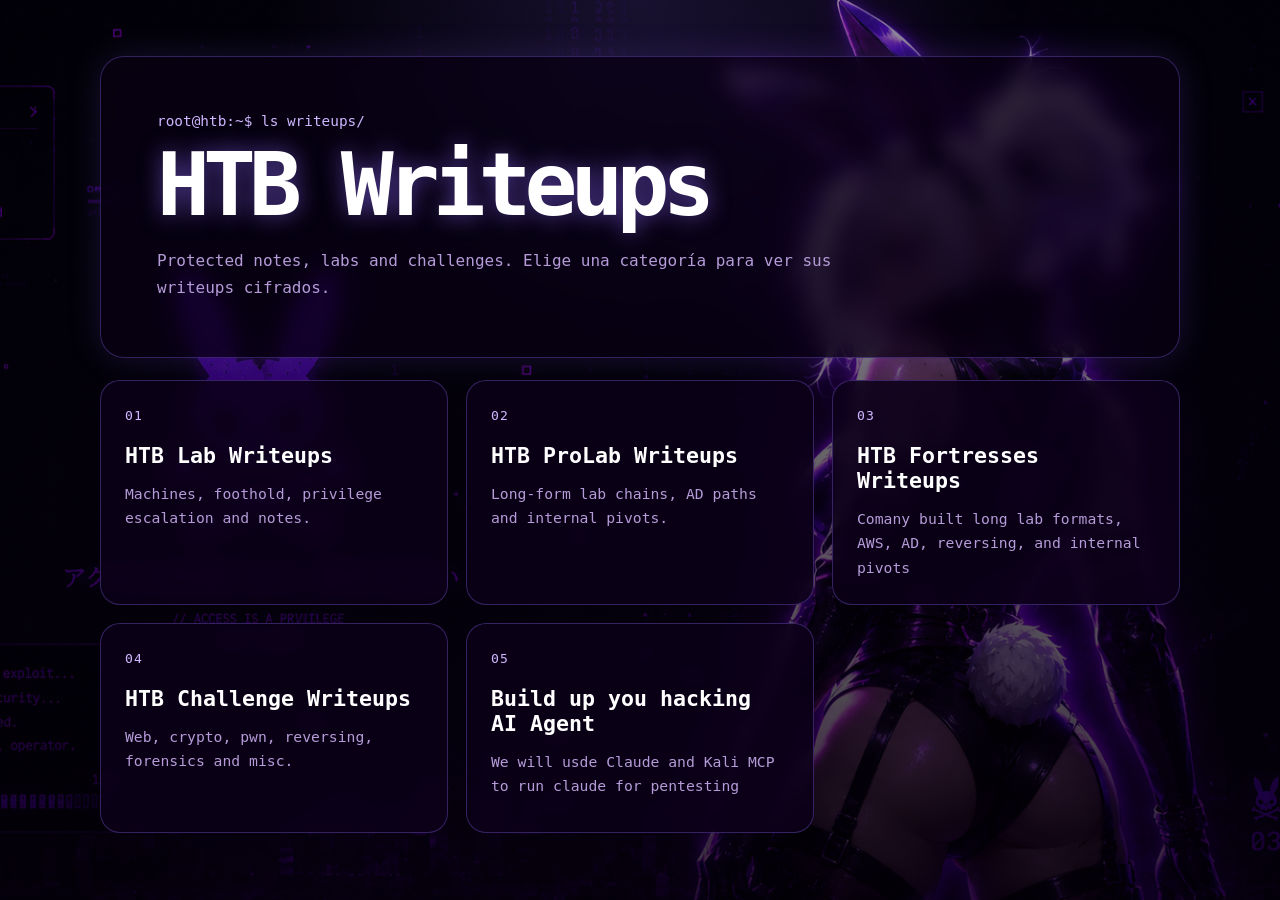
<file: index.html>
<!DOCTYPE html>
<html lang="es">
<head>
  <meta charset="UTF-8" />
  <meta name="viewport" content="width=device-width, initial-scale=1.0" />
  <title>HTB Writeups</title>
  <link rel="stylesheet" href="assets/css/style.css">
  <link rel="stylesheet" href="assets/css/index.css">
</head>
<body>
  <main class="shell">
    <section class="hero">
      <p class="eyebrow">root@htb:~$ ls writeups/</p>
      <h1>HTB Writeups</h1>
      <p class="subtitle">Protected notes, labs and challenges. Elige una categoría para ver sus writeups cifrados.</p>
    </section>

    <section class="menu-grid" aria-label="Writeup categories">
      <a class="menu-card" href="./posts/lab/index.html">
        <span>01</span>
        <h2>HTB Lab Writeups</h2>
        <p>Machines, foothold, privilege escalation and notes.</p>
      </a>

      <a class="menu-card" href="./posts/prolab/index.html">
        <span>02</span>
        <h2>HTB ProLab Writeups</h2>
        <p>Long-form lab chains, AD paths and internal pivots.</p>
      </a>

      <a class="menu-card" href="./posts/Fortress/index.html">
        <span>03</span>
        <h2>HTB Fortresses Writeups</h2>
        <p>Comany built long lab formats, AWS, AD, reversing, and internal pivots</p>
      </a>

      <a class="menu-card" href="./posts/challenge/index.html">
        <span>04</span>
        <h2>HTB Challenge Writeups</h2>
        <p>Web, crypto, pwn, reversing, forensics and misc.</p>
      </a>
      
      <a class="menu-card" href="./posts/kali-mcp-claude-writeup.html">
        <span>05</span>
        <h2>Build up you hacking AI Agent</h2>
        <p>We will usde Claude and Kali MCP to run claude for pentesting</p>
      </a>
    
    </section>
  </main>
</body>
</html>
</file>
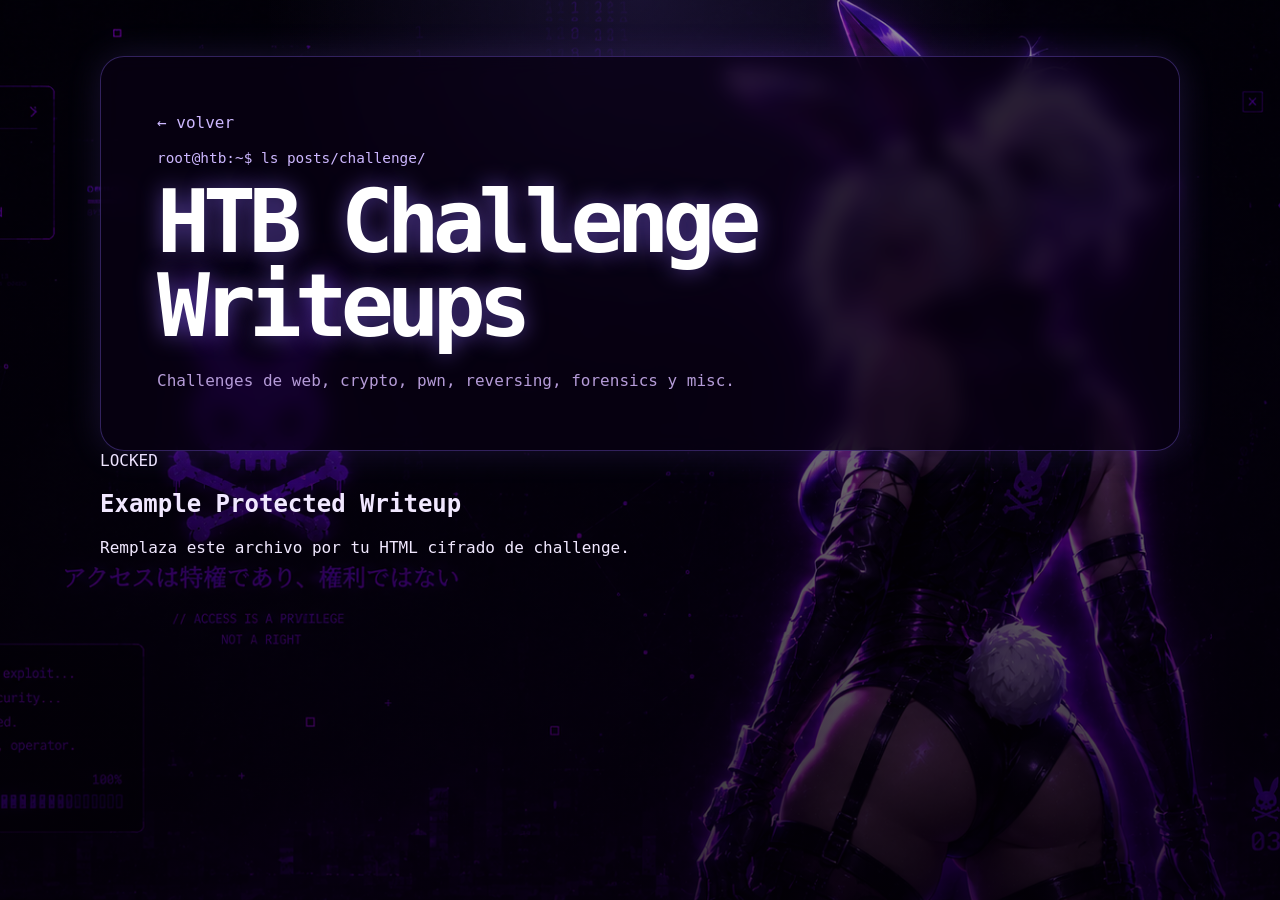
<file: posts/challenge/index.html>
<!DOCTYPE html>
<html lang="es">
<head>
  <meta charset="UTF-8" />
  <meta name="viewport" content="width=device-width, initial-scale=1.0" />
  <title>HTB Challenge Writeups</title>
  <link rel="stylesheet" href="../../assets/css/style.css" />
</head>
<body>
  <main class="shell">
    <header class="hero category-header">
      <div>
        <a class="back-link" href="../../index.html">← volver</a>
        <p class="eyebrow">root@htb:~$ ls posts/challenge/</p>
        <h1>HTB Challenge Writeups</h1>
        <p class="subtitle">Challenges de web, crypto, pwn, reversing, forensics y misc.</p>
      </div>
    </header>

    <section class="post-list">
      <a class="post-card" href="example-protected.html">
        <span>LOCKED</span>
        <h2>Example Protected Writeup</h2>
        <p>Remplaza este archivo por tu HTML cifrado de challenge.</p>
      </a>
    </section>
  </main>
</body>
</html>
</file>
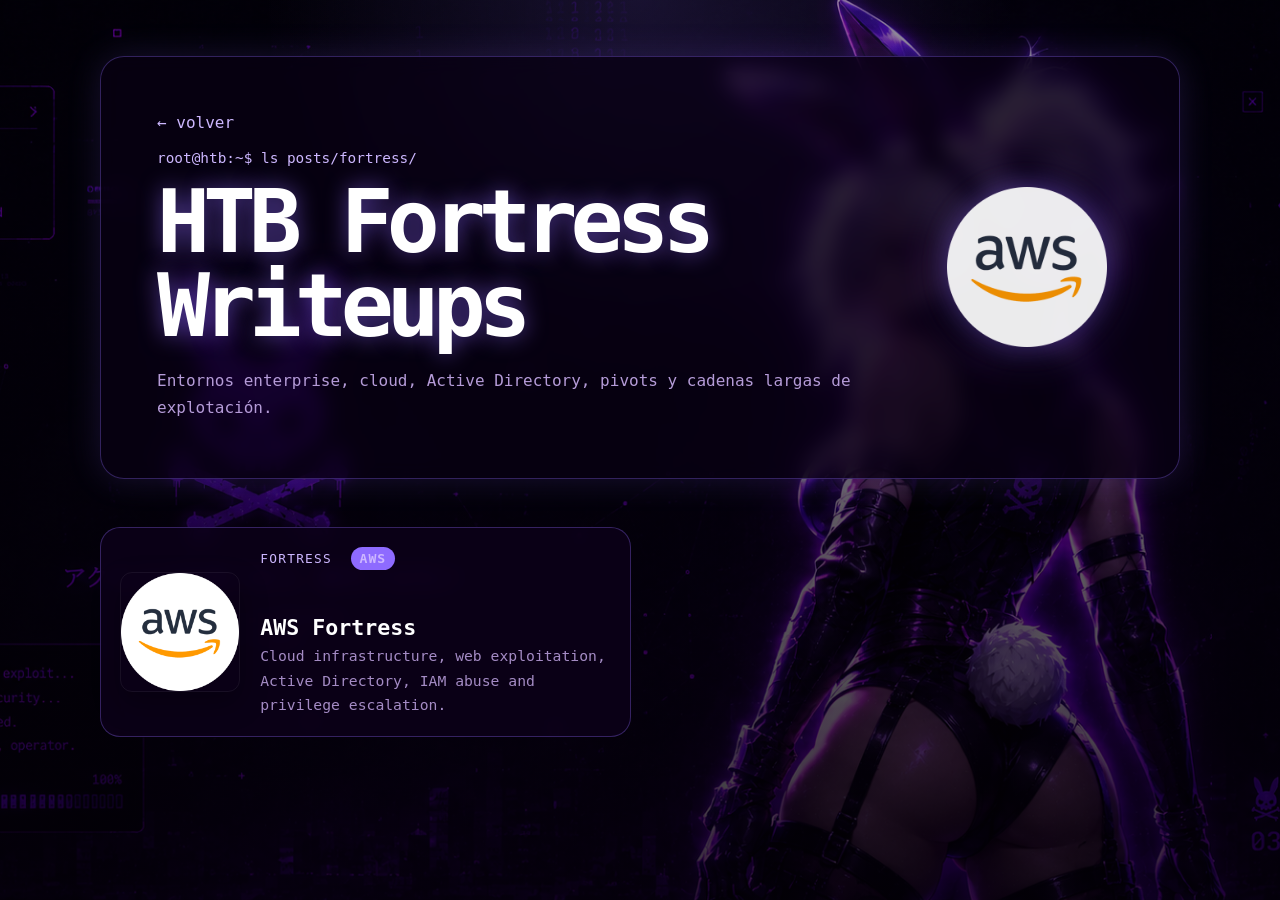
<file: posts/Fortress/index.html>
<!DOCTYPE html>
<html lang="es">
<head>
  <meta charset="UTF-8" />
  <meta name="viewport" content="width=device-width, initial-scale=1.0" />

  <title>HTB Fortress Writeups</title>

  <link rel="stylesheet" href="../../assets/css/style.css">
  <link rel="stylesheet" href="../../assets/css/index.css">
</head>

<body>
  <main class="shell">

    <header class="hero category-header">
      <div class="hero-content">
        <a class="back-link" href="../../index.html">← volver</a>

        <p class="eyebrow">root@htb:~$ ls posts/fortress/</p>

        <h1>HTB Fortress Writeups</h1>

        <p class="subtitle">
          Entornos enterprise, cloud, Active Directory, pivots y cadenas largas de explotación.
        </p>
      </div>

      <div class="hero-image">
        <div class="machine-card">
          <img src="../../assets/img/fortress/aws.png" alt="AWS Fortress" />
        </div>
      </div>
    </header>

    <section class="post-list">

      <a class="post-card with-thumb" href="AWS/aws.html">
        <img src="../../assets/img/fortress/aws.png" alt="AWS Fortress" />

        <div class="post-info">
          <span>FORTRESS <span class="difficulty fortress">AWS</span></span>
          <h2>AWS Fortress</h2>
          <p>
            Cloud infrastructure, web exploitation, Active Directory, IAM abuse and privilege escalation.
          </p>
        </div>
      </a>

    </section>

  </main>
</body>
</html>
</file>
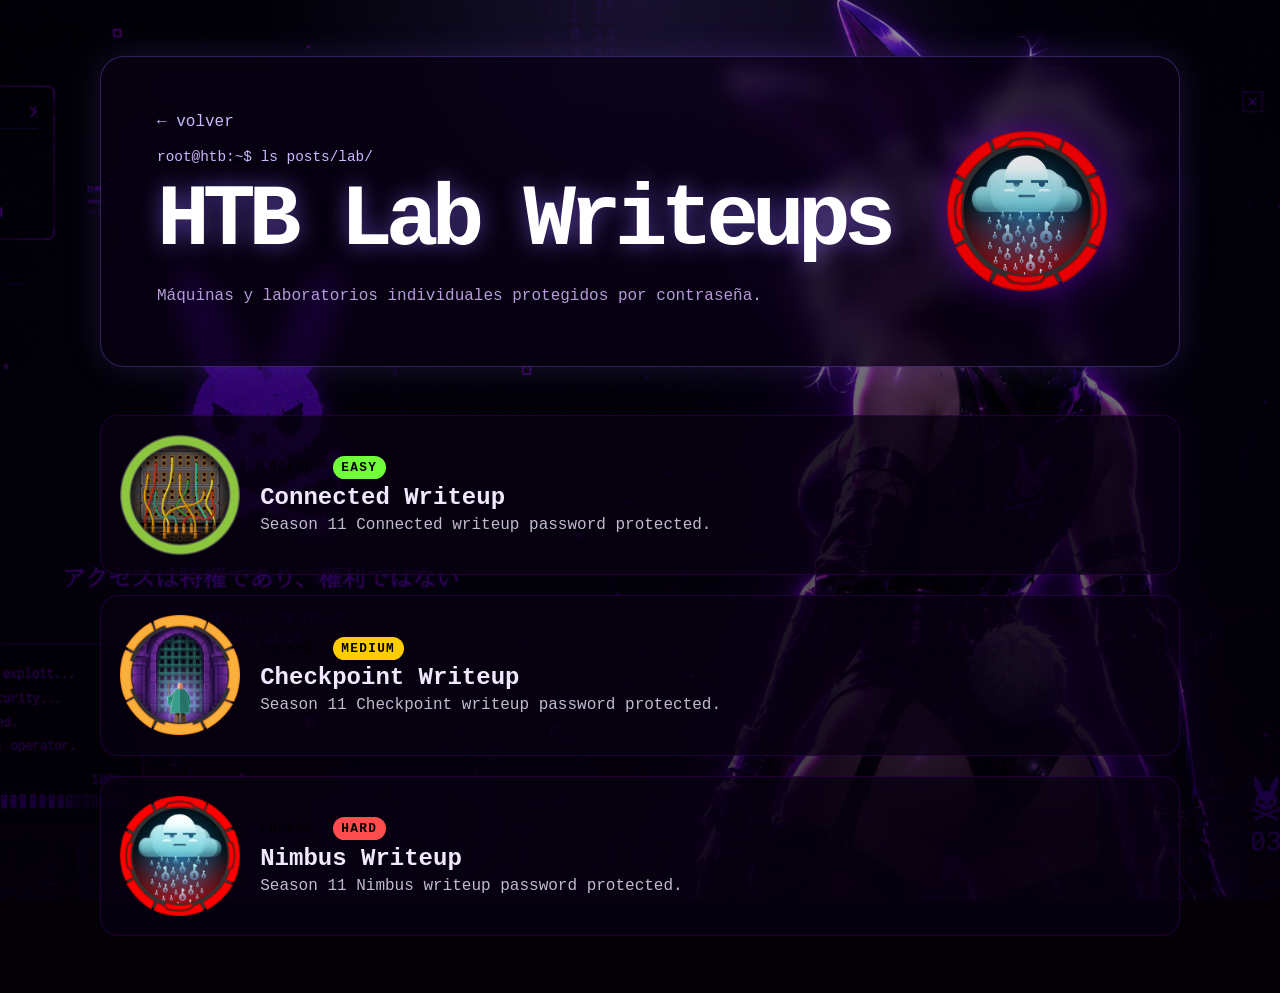
<file: posts/lab/index.html>
<!DOCTYPE html>
<html lang="es">
<head>
  <meta charset="UTF-8" />
  <meta name="viewport" content="width=device-width, initial-scale=1.0" />

  <title>HTB Lab Writeups</title>

  <link rel="stylesheet" href="../../assets/css/style.css" />

  <style>
    .category-header {
      display: flex;
      justify-content: space-between;
      align-items: center;
      gap: 3rem;
      margin-bottom: 3rem;
    }

    .hero-content {
      flex: 1;
    }

    .hero-image {
      flex-shrink: 0;
      opacity: 0.9;
      margin-right: 1rem;
    }

    .machine-card {
      position: relative;
      overflow: visible;
    }

    .machine-card img {
      width: 160px;
      display: block;
      background: transparent;
      border: 0;
      border-radius: 0;
      box-shadow: none;
      mix-blend-mode: screen;
      filter:
        drop-shadow(0 0 12px rgba(143, 0, 255, .35))
        drop-shadow(0 0 28px rgba(143, 0, 255, .20));
      transition: .25s;
    }

    .machine-card img:hover {
      transform: translateY(-3px) scale(1.03);
      filter:
        drop-shadow(0 0 18px rgba(143, 0, 255, .45))
        drop-shadow(0 0 36px rgba(143, 0, 255, .30));
    }

    .post-list {
      display: grid;
      gap: 1.25rem;
    }

    .post-card {
      display: flex;
      gap: 1.25rem;
      align-items: center;
      padding: 1.2rem;
      border-radius: 18px;
      text-decoration: none;
      background: rgba(8, 0, 18, .75);
      border: 1px solid rgba(143, 0, 255, .18);
      transition: .2s;
    }

    .post-card:hover {
      transform: translateY(-2px);
      border-color: rgba(143, 0, 255, .4);
    }

    .post-card img {
      width: 120px;
      border-radius: 12px;
      flex-shrink: 0;
    }

    .post-info {
      flex: 1;
    }

    .post-info span {
      color: #000000;
      font-size: .8rem;
      letter-spacing: .1em;
    }

    .post-info h2 {
      margin: .3rem 0;
    }

    .post-info p {
      opacity: .8;
      margin: 0;
    }

    .difficulty {
      display: inline-block;
      margin-left: .6rem;
      padding: .25rem .55rem;
      border-radius: 999px;
      font-size: .72rem;
      font-weight: 700;
      letter-spacing: .08em;
    }

    .easy {
      background: #72ff3b;
      color: #000;
    }

    .medium {
      background: #ffcc00;
      color: #000;
    }

    .hard {
      background: #ff4d4d;
      color: #fff;
    }

    @media (max-width: 768px) {
      .category-header {
        flex-direction: column;
        text-align: center;
      }

      .hero-image {
        margin-right: 0;
      }

      .machine-card img {
        width: 130px;
      }

      .post-card {
        flex-direction: column;
        text-align: center;
      }

      .post-card img {
        width: 100%;
        max-width: 220px;
      }
    }
  </style>
</head>

<body>
  <main class="shell">

    <header class="hero category-header">

      <div class="hero-content">
        <a class="back-link" href="../../index.html">← volver</a>

        <p class="eyebrow">root@htb:~$ ls posts/lab/</p>

        <h1>HTB Lab Writeups</h1>

        <p class="subtitle">
          Máquinas y laboratorios individuales protegidos por contraseña.
        </p>
      </div>

      <div class="hero-image">
        <div class="machine-card">
          <img
            src="../../assets/img/htb/nimbus.png"
            alt="HTB Seasonal"
          />
        </div>
      </div>

    </header>

    <section class="post-list">

      <a class="post-card" href="connected.html">
        <img
          src="../../assets/img/htb/connected.png"
          alt="Connected"
        />

        <div class="post-info">
          <span>LOCKED <span class="difficulty easy">EASY</span></span>
          <h2>Connected Writeup</h2>
          <p>Season 11 Connected writeup password protected.</p>
        </div>
      </a>

      <a class="post-card" href="checkpoint.html">
        <img
          src="../../assets/img/htb/checkpoint.png"
          alt="Checkpoint"
        />

        <div class="post-info">
          <span>LOCKED <span class="difficulty medium">MEDIUM</span></span>
          <h2>Checkpoint Writeup</h2>
          <p>Season 11 Checkpoint writeup password protected.</p>
        </div>
      </a>

      <a class="post-card" href="nimbus.html">
        <img
          src="../../assets/img/htb/nimbus.png"
          alt="Nimbus"
        />

        <div class="post-info">
          <span>LOCKED <span class="difficulty hard">HARD</span></span>
          <h2>Nimbus Writeup</h2>
          <p>Season 11 Nimbus writeup password protected.</p>
        </div>
      </a>

    </section>

  </main>
</body>
</html>
</file>
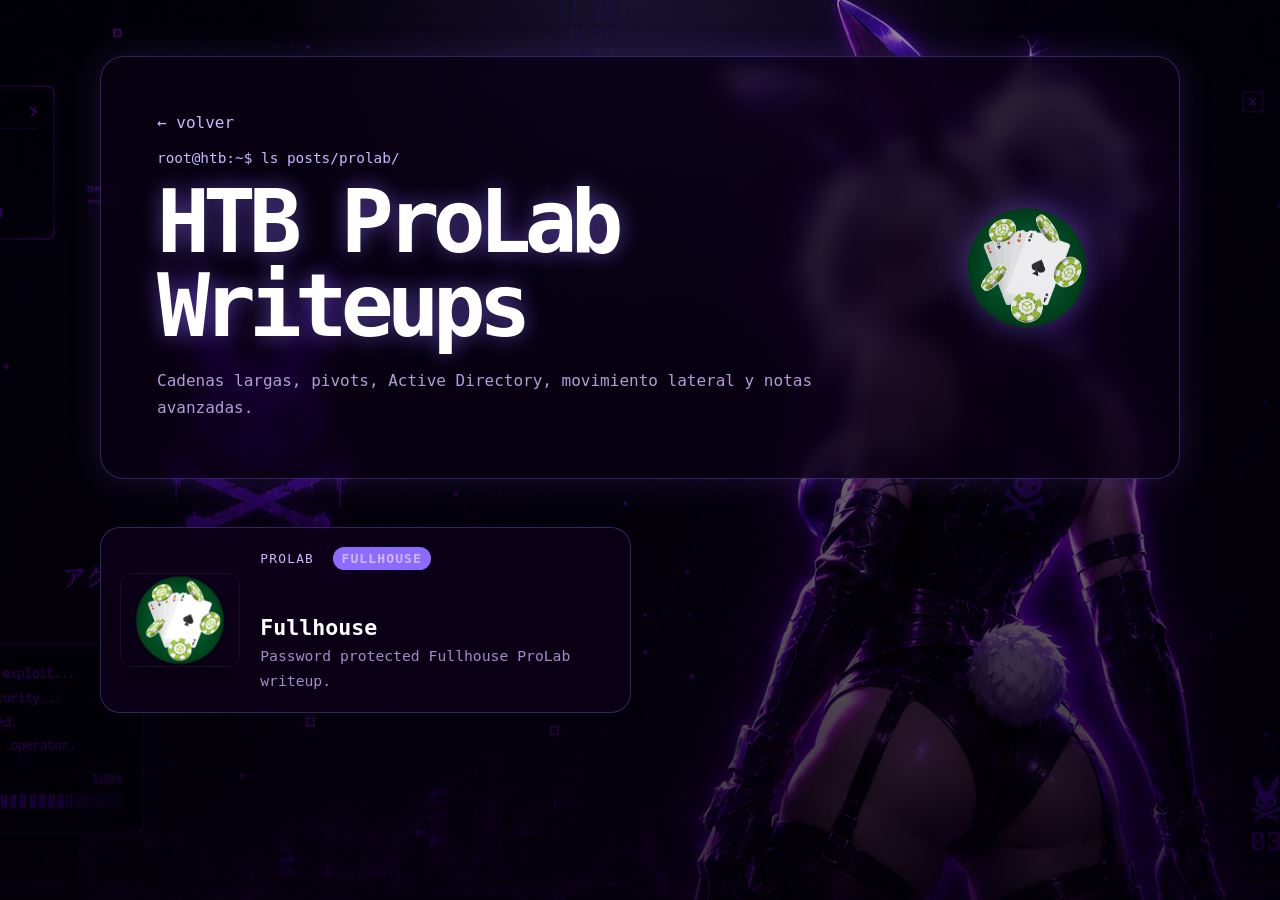
<file: posts/prolab/index.html>
<!DOCTYPE html>
<html lang="es">
<head>
  <meta charset="UTF-8" />
  <meta name="viewport" content="width=device-width, initial-scale=1.0" />

  <title>HTB ProLab Writeups</title>

  <link rel="stylesheet" href="../../assets/css/style.css">
  <link rel="stylesheet" href="../../assets/css/index.css">
</head>

<body>
  <main class="shell">

    <header class="hero category-header">
      <div class="hero-content">
        <a class="back-link" href="../../index.html">← volver</a>

        <p class="eyebrow">root@htb:~$ ls posts/prolab/</p>

        <h1>HTB ProLab Writeups</h1>

        <p class="subtitle">
          Cadenas largas, pivots, Active Directory, movimiento lateral y notas avanzadas.
        </p>
      </div>

      <div class="hero-image">
        <div class="machine-card">
          <img src="../../assets/img/prolab/fullhouse.png" alt="Fullhouse ProLab" />
        </div>
      </div>
    </header>

    <section class="post-list">

      <a class="post-card with-thumb" href="fullhouse.html">
        <img src="../../assets/img/prolab/fullhouse.png" alt="Fullhouse" />

        <div class="post-info">
          <span>PROLAB <span class="difficulty prolab">FULLHOUSE</span></span>
          <h2>Fullhouse</h2>
          <p>Password protected Fullhouse ProLab writeup.</p>
        </div>
      </a>

    </section>

  </main>
</body>
</html>
</file>
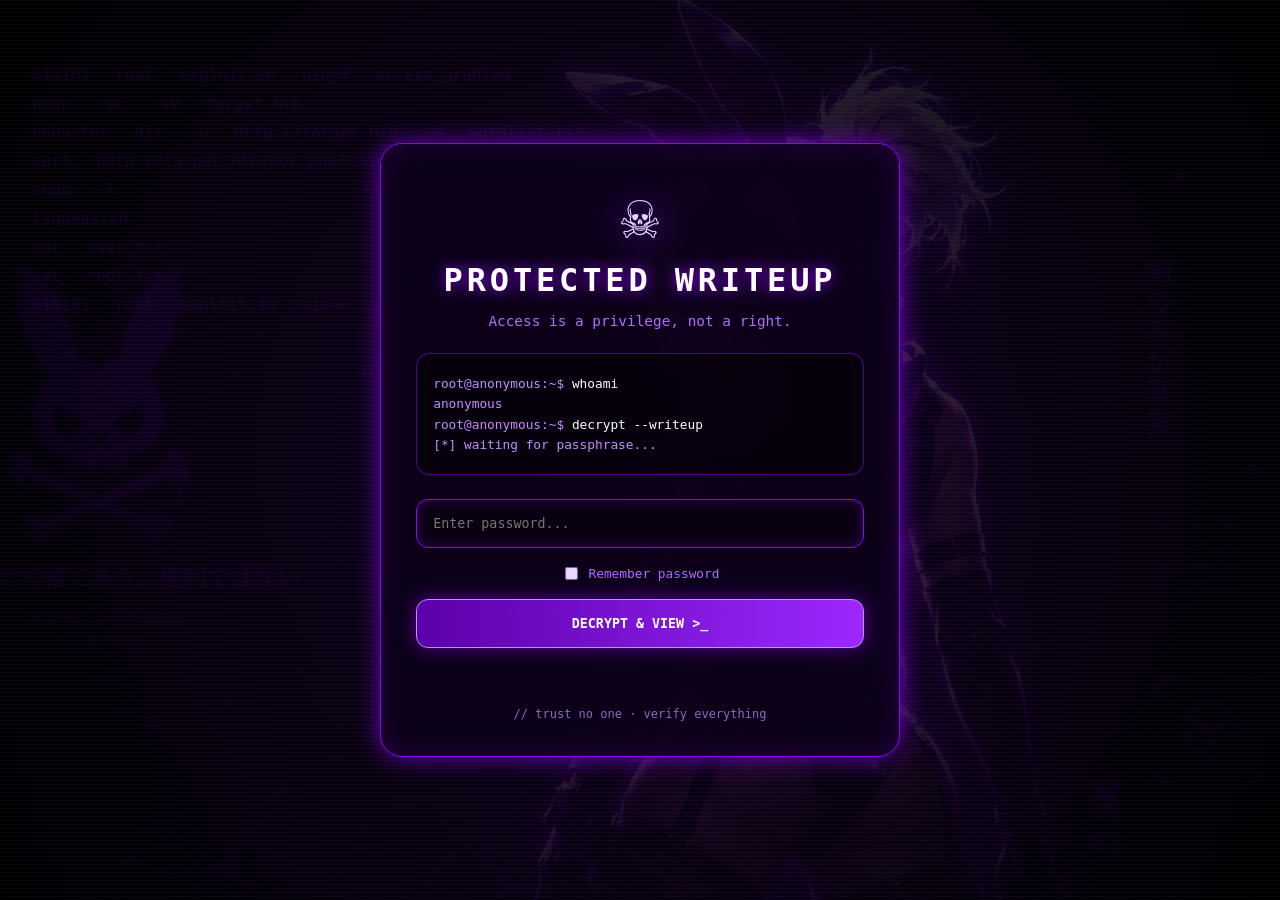
<file: posts/lab/checkpoint.html>
<!DOCTYPE html>
<html lang="es">
<head>
  <meta charset="UTF-8">
  <meta name="viewport" content="width=device-width, initial-scale=1.0">
  <title>Protected Writeup</title>

  <style>
    :root {
      --purple: #8f00ff;
      --purple-soft: #b26bff;
      --bg: #030006;
      --panel: rgba(12, 0, 24, 0.88);
      --text: #e7d7ff;
    }

    * {
      box-sizing: border-box;
    }

    body {
      margin: 0;
      min-height: 100vh;
      color: var(--text);
      font-family: "JetBrains Mono", "Fira Code", monospace;
      overflow: hidden;
      display: grid;
      place-items: center;
      position: relative;
      background: #030006;
    }

    body::before {
      content: "";
      position: fixed;
      inset: 0;
      background-image: url("../../assets/img/wallpaper.jpg");
      background-size: cover;
      background-position: center right;
      background-repeat: no-repeat;
      opacity: 0.18;
      z-index: -3;
    }

    body::after {
      content: "";
      position: fixed;
      inset: 0;
      background:
        radial-gradient(
          circle at center,
          rgba(100, 0, 180, 0.15),
          rgba(0, 0, 0, 0.78)
        );
      z-index: -2;
    }

    .matrix-bg {
      position: fixed;
      inset: 0;
      color: rgba(143, 0, 255, 0.12);
      font-size: 1rem;
      line-height: 1.8;
      word-spacing: 1rem;
      padding: 2rem;
      z-index: -1;
      pointer-events: none;
      animation: matrix 18s linear infinite;
      white-space: pre-wrap;
    }

    @keyframes matrix {
      from { transform: translateY(-10%); }
      to { transform: translateY(10%); }
    }

    .scanline {
      position: fixed;
      inset: 0;
      background: repeating-linear-gradient(
        to bottom,
        rgba(255,255,255,0.03),
        rgba(255,255,255,0.03) 1px,
        transparent 1px,
        transparent 4px
      );
      pointer-events: none;
      z-index: 1;
    }

    .lockbox {
      position: relative;
      z-index: 2;
      width: min(92vw, 520px);
      padding: 2.2rem;
      background: var(--panel);
      border: 1px solid var(--purple);
      border-radius: 22px;
      box-shadow:
        0 0 25px rgba(143, 0, 255, 0.7),
        inset 0 0 30px rgba(143, 0, 255, 0.18);
      text-align: center;
      backdrop-filter: blur(10px);
    }

    .bunny {
      font-size: 4rem;
      filter: drop-shadow(0 0 18px var(--purple));
      margin-bottom: .4rem;
    }

    h1 {
      margin: .5rem 0;
      color: #fff;
      text-transform: uppercase;
      letter-spacing: .12em;
      text-shadow: 0 0 15px var(--purple);
    }

    .subtitle {
      color: var(--purple-soft);
      font-size: .9rem;
      margin-bottom: 1.5rem;
    }

    .terminal {
      text-align: left;
      border: 1px solid rgba(143, 0, 255, 0.55);
      background: rgba(0, 0, 0, 0.45);
      padding: 1rem;
      border-radius: 14px;
      margin-bottom: 1.5rem;
      color: #c58cff;
      font-size: .8rem;
    }

    .terminal p {
      margin: .35rem 0;
    }

    .terminal span {
      color: #fff;
    }

    input {
      width: 100%;
      padding: 1rem;
      background: #090010;
      color: white;
      border: 1px solid var(--purple);
      border-radius: 12px;
      outline: none;
      font-family: inherit;
      box-shadow: inset 0 0 15px rgba(143, 0, 255, 0.25);
    }

    input:focus {
      box-shadow: 0 0 18px rgba(143, 0, 255, 0.75);
    }

    button {
      width: 100%;
      margin-top: 1rem;
      padding: 1rem;
      background: linear-gradient(90deg, #5b00aa, #9d28ff);
      color: white;
      border: 1px solid #c58cff;
      border-radius: 12px;
      font-family: inherit;
      font-weight: bold;
      text-transform: uppercase;
      cursor: pointer;
      box-shadow: 0 0 20px rgba(143, 0, 255, 0.55);
    }

    button:hover {
      filter: brightness(1.2);
    }

    label {
      display: flex;
      align-items: center;
      gap: .5rem;
      margin-top: 1rem;
      font-size: .8rem;
      color: var(--purple-soft);
      justify-content: center;
    }

    label input {
      width: auto;
    }

    #error {
      color: #ff5fa2;
      margin-top: 1rem;
      min-height: 1.2rem;
    }

    .footer {
      margin-top: 1.5rem;
      font-size: .75rem;
      color: #8f65c7;
    }
  </style>
</head>

<body>
  <div class="matrix-bg">
010101 root exploit.sh uid=0 access_granted
nmap -sC -sV target.htb
gobuster dir -u http://target.htb -w wordlist.txt
curl http://target.htb/poc.php?cmd=id
sudo -l
linpeas.sh
cat user.txt
cat root.txt
010101 root exploit.sh uid=0 access_granted
  </div>

  <div class="scanline"></div>

  <main class="lockbox">
    <div class="bunny">☠︎</div>

    <h1>Protected Writeup</h1>
    <p class="subtitle">Access is a privilege, not a right.</p>

    <div class="terminal">
      <p>root@anonymous:~$ <span>whoami</span></p>
      <p>anonymous</p>
      <p>root@anonymous:~$ <span>decrypt --writeup</span></p>
      <p>[*] waiting for passphrase...</p>
    </div>

    <input id="password" type="password" placeholder="Enter password..." autocomplete="current-password">

    <label>
      <input id="remember" type="checkbox">
      Remember password
    </label>

    <button onclick="unlock()">Decrypt & View &gt;_</button>

    <p id="error"></p>

    <div class="footer">
      // trust no one · verify everything
    </div>
  </main>

  <script>
    const encryptedData = {'salt': '2B2eJ1/NRdZOJpUgaUHHDQ==', 'nonce': 'wt13JHPnph9UGnk7', 'ciphertext': 'kUcYYgO19y/kgX2vofQATxt5iOvICjQTKHe+KAL8dmZ51fHh8iJjiCGUSFekQu0e9ntI+fyBnXxpz/6LnI1NV/HmiF7aPWjfbeAbZvzFrivvlzoKBDOLOLc4WnQztyYccvU/Nm1jKX1IXuvn8aK2bcaDIqmfX5JrkL66ZAHDvjHTy9KRutLz/XgO68HSjZ6o3kTrUpzp1dPYUsiM+Ey9Drk9rPenzZpTTeB8beY8/dccSbYIXp64FW/LnljdkPShUgLNAvRUyjcFOjrSodvEVjuYSCRMLzq8CuYNKxE01Jr7WosQZyA6G4v/azqCRwQ2lJZ9SCTFLdFA+bSoArEPYqM7DUn3vCoZdcHkAbxeV0Ak/TAR+wTd70d/[base64]/FfJ8GNf/lmP7u8ClQwYjyc2XRvWS4zNxiUQwnnchKBN6ZHIC9ltWsN60TJtDYZBlqdPhh0JRKIp6C9+9sZEeeeJ3QvJi6R/tN5hMAubyiTdGnY21hlucukQINRnx1+pFs5s3hFlOOiBxJutFwoI1DVdz2ohp2gyXGe/nRYeUJ2KE6GhdOlp8Tz04U6Gg6Cs/++vrzOsclTd6hAWb6HrxU31YSw/PnamntZTjXdlDZgvTmR6qes04fXR9S4GR03+WwoA4mA6fopgQsFLj7J3dn8Kkt36TCw+rrNzzzZn6HCKFynd2j5hzG4tNU+7AEcGGkiLL7BLaMV8ccW4BFGFQxKyTxScpf3+G83JSJQBgMD/rnOSPzZOxSx/0uCJu4vMBHsHAmG/kJNDN+XlQKphuym6eCUZHWbDQrR+58qh/be1/V+sshN058tJJetDRuCoBTHe3MaIePN4WJhcQuX2zCVeddbwT/w3NjFIE27guI4VDBdrSaFnB24+k6nuBZVDsRebt2WfqzEqtAUw5TUYUMcp2VFKwKOiABvpPt/far7vAfp8q8HWz0HtmWPIVJIQTnFVaTvkWKhE91TaPCHCKJAUwuC0mV7uHOdXG0PVy18rnf9lAvmQnF1iCGrttzh7Au66Dxd7VUflyXaNcyObU58DoPenwECZdMKX2bH+wO3euIF3EC2/x57ioKcn5xdxADzKVIL9cxBUikaOE9SBeaeS57Cy/rtonrY6as1gWpUy0iJ0e1qQaocF7TvSdbGIR6Hpx02usOfmHEUUUrbMSHDHRdmtU3foYas2O7g++fNn55zlxjgFZ7e1SsjhttOHQNPgjL2rGmGnQc/NWQ9H8NnQMpQQK2/[base64]/uz45UJfaGYazhYRaMRYJ+m2YUhLxcihcWdJnH9AEBWic/0ywO9PAoG765tUeLLUmoGyO6yO0T+7Y4sBWnTprGfyNL5EE9C2vm0w+oB+P3rB+b2cIuGnVSHtmRM1oafKbUPgD3avolqL3WbRZU4HnLz5xfireFTqWufqSr2RsyL47aGdlF440F8Dsd91bHl7vVsmpgGxLnGBta0NIYPEl/aG4hpOOoPlwb2UNOePLo2v8WFvw6pWZjAm/m8KSJftJRVxUY1VxAn/4BBubErEu6I5wDFghrySRxbNpV0cMT5th1FIRf407cVWxM7zlsbYCmgMhPfA+KA4KgdKR4Ilf1Ubso8/3hZtQTSJ5e1pdnHncfTuvDkWONKabZ3vWbcsN9+05fby/h2O2lH1ED3/mDp/UiTA4T1xLebNyMUiEZB1PI6fu4cRA+UQeXPTKAqsY1NlkK/b6mFxVpQRf7ZDzw2hQyUSekVNauZ5hz5ENxqp/7acfzKfhyyq42Nr+exu5edOz2zobzVq0i22jnmnLK466EUNzHTLJCkOBcXVA84Gy+74xGjzwcvRKN3xRvTU4ay2rcrNi3pNk99X1NPg1aS/pM8um/ZvELp+SD6bH3EI5RcLVKtw5+3DrDXdvNi6Wd2ab61hFez6utQH/jdj3i000Vi14equ0KHw9mFtiEiDNMxjhd3vo4BBabB6B3ahD6IGoqXnx12vw5RYTam1e9HRCZSwb0rA5vMQdUyfkScvYrUmwVpbglmqf0qwh8lUQ0TI+rsl+wDhLAJ2inIBpB4fKtqcftKSqnYM2gTPRLWhhWLuf23IF/s0lFAI6VoZDWlyjWY8yzUczRtd+UBM00cKLEZUxliMUyMUADsUwj8UBQGPTcOWswXFScbE0QhoQ1sHgBzmXzN9LheWeyOrwNvqtrJi7vOWX05GY8qseM0kJFtRdojTgv4G8HMP6ca91zCr5CYBAVgGCJSVj+i7JuV/20VW8eVeHsO/6KeAG4E1yvupL8VPvCQITbMnyLWRiFo7VYUfv6bDZsomdDN5a3xxqPp74nSGZdveg+uBxMEyr5qW/+ooJhrm6K8EH+ZkTpqGwm5OX3AqvmPBaH6ECxMuVCNL7i0+0pn3Dv+wXi+o7Ti6nx/zXfZ6sXTrjxm9y++rbLnm4aeV97LnjiR8O5uQik1eDbFn4l0VcalBZds6AsiQO9tOx4hSSsWV3rovq2O48e5D1rgzeHdSJwJC7IyDodEV27EU04A+ZWYjmj9pGqRhmDZ+4MiwDCET6KbEOgsY1MDai/Qmyml+MyF3S4yijhwvuhsLRvm2XRy0C9FGFoOwT9HMGQ/8sfEfU5Y0m/2nY2Nojca2QGS6iIkexZtQ5bzrSVHuraSqItKLo612G0UMlYqVMWnC2pbqSm1DsoNmOQs7ZYGbU7L/Gmms6eFL6ezzJ3Vt1hA0Ca4fWCc09qJu2oRseirZCir3ErcfmQHtRlWvUN5E/vGGuhVCDMBmCc86uGrVtD8CGTSFKptWrO+6+mOfIrArk0Pz8OgVLpMVMKf9mN6fYSlZT7B6vtcBRUr8CKjB+iSkQ+l/Pc0cdGNftQVvjj4KunbBZF8gGgJRH6XvRBwzv5FtQlDBjZYrdwHCHl0MIcsGigpwklNP3qxK7vnW6wkGdWFlU8PB7dl3Ol9EOArATQcWkRjN4Q4+LYlCgvChhZnXvIrF1GSYSKKvemdXgdUyLkVM9d00PYdyXvFH8UPC6FJKFie8hwhRhZpyyJNfWN7Sw1GArwUbfZ/GtzinIDgDgT2pWr0EshuwhVKKfe6FMcA+kSa8bb6YeJX8qKEWuPeh4Abf04wi4wlApy+0agsT5igTfc+jQ8xtmUfqJ0D3wV+y4HKtUSiRoeNfAxrVMf3tyoSggUdmQYEmV80BGtKMEXnZvfRCGxmcSIKscK7KB6TA3fcGiSSGRkjKn6TxatCSFtg/bACISS5o61hhrLhKwRVlPpRQpvqRLxDTTzcsWhgFEBBiVxngxm0w8Lojigm0n/I8dN/K3cLyn3jnEBTmjTx5GkdKbyfpVaKps6fMYjBqoSx00Py0BCo/L0jdZsyqfE7IFGSMsazA8HjHIyVe70iaJi7pNHNm2bgivVwO2hhtRXR/fLuRGt/QW5D8o0eLTf0xR+aTqCPLQKbQ8LZ5Bbrxkiuu/WoilnS6ZFqm1IsKSPu9pTJbYWPKaSg8PCuu8HQwOo9eWF/YWsfjXKC9VibL1FGPip4hhM4foN/jhrAe2BjX875fBIV1jGBM/IBACrekBo6txaTALlIM3Br4fafIhwlAfl3RED9cpS/Vu5vkRwhxlMy0Bgr2rNj2ZQfjKvwkg/ciLsOaaxKOKihC9F2y87hfYj5z4brNtx0XqqCcbluUUMoxjIaUo/DUGS2wGN6U9u/As5sFI4Ot8Hgqzgq1suwpeYX1lN4iUrcoWUMZPZpHBUQH18KL+odypBtgqB+A2TsBtQZCDGaxEHvc8m8+tpyJYm8Pe2XJmZzw5n2XDNYGazbjFNVaHNLQXtxi3N2BvJZYjIASJQWYKdyfEswc+Hd51HqMrUZ6K3kueK2qPgd80mr5Z2M2elGqhWsU/Si2ZIRaTkmWNQ1wi0HHef0qVUpq8DMuD68El+yG6AMYjFp+1F64lx6/P2XZ0nTN+R8Df9bG8OpPy+gEHhmNArxz8FAurHii/nQXK+nhH/Z8dDjc6uzWlrB74vS1xImpBY/jFFDLE2PugEB9lzAaNxXWbRvQq/nK6ACMnLU8w4LPstXFVgrC47C5DKVLYf83IanjWz869tDL7shWOHr3iXqQFmeVlXHVXXfaTYOa17U4/82ZdP4Gw50vsxKV/kt3TMJRByXf/+VGngIRZ6HlzBj7ndnu1aFWYUF3ghc7oeQ0xfAj691f80uTkRsNFckF/KPE3rQVjoRWCXIULB6RanrQ98MQz4TnBpJeRR0WpT9vSf6NNR0ub+f+xI3mMg3aCxgIsOr03KDEgxHvuuN+mEXlP3paJulH4GB6YmxUmkJSaAEs736w0H25CwqHQ1DCAirzdZfEBCZpBNqqxOHVSdjhOTDS5M77rYJRN+A2fTJJK9p3oczduNCZY2+9jqrAgjBa4KJ/b1lM0cGRajshnlsOWO4JoKbW25902NEpL5+k6lLuSGeJGTGi8bYTEEqELoYxAl8vLty7IX3Mvn7zNsTjcsaiF3KWr8W/PfpYITkQyXtFRQlZWEhz0PcedY285T6t2POUo/GsO+xpfiyAtMPy1eje15+rSxSLqcz2CSxJTIybWeesJOvXB6g5DumIt10agSWL5UsTZTp36sg5lnHHvuj+B4NDbUi8xa0DODhV3+dGny0Ja0ywBXUEkjK2zYiEJMV8PExiB5bXaUbaMrtDnW2dkcpLwZlsCnjoyi/uKKQODg9Xg7e0bS7FNEIhHsAI4n3Z8U/QYU/jAmCcJiGeRYaZMCx3pZjlfz1DXpET44YvO0uznAvwzFpv4PCMH24jkS53ayJ1QwtxlmM13lMOuTMgiYmsA6YT8oV0D+Te8SHVah4sKsM7lw4RyCp9VTAEHi7eEjeTvuOv5XNwKpRX+nAOett9KDuw8Agg/xuz5TwRMCNUvid+NeN1JbtvHlFMnmxJxJonIsvoAjHwzBy/0bJWg2aAHnUBb/qmwuDL1TXcr7+GWzQ9ykPB9RdrHGJ7MMdNxU/Q9GMPz/Yj4mh420aVyKdPNX6Kv7v0+neLX/oF4vjRLiJNaDQX2ohoFBkwdNclWZ1kFziMLy7u0h6AC2VMqsouZri5IyJ2xobSaaKYNQ0Ur/JHVA8R6jqZCJnVyhJKV5JTZemRqsaAeQrMSyCi2c4d0huqOAuqkeBeLMJcAlLL+M4Ad/zDH3JOg1z9C2P4rw0GW+fuQOZMuJgG5WdhCRBr1eCYSN+Z8ERWu3iAobC4GYF4cQEqMb03ulOydnhZcTPePGJOYtPh3XkyJLSWl6DSXSlCTVVsZSheTbMywY4QzUxf9AJj/3OUE58AoxJNYahT8/9n6JkQvygbkZfWo0mp+3bsjJ/2d4reIsVIy56oFjxzVk/D2kn3G9ap6pb/Ker9EDCVpp7n/6tRnmKjxKQFSVlYqAw1GKrymWjyLvh/[base64]/qngl6SQFGLk18hmyJVPkg0UTHKtriQ8evClOZchf11AoS+s+z7Uqo70okjC/wduC8dKegmNWeponmJten79PraVAX2Ux7NvaqhP1nLWmnUrLIUIj5CB8xDDJ7XPWyjotNVC5tqQAVriZIpSHfZRAUbbJW3pks20opQTzVutjUhXbcx38mwt/Dh0QzYu5rfbD4DL2V7jhEYU4sMInVqjF4FreKaKLA8Vl3Z0g5P6md6gbpLdWa3hWqgaanvceYbNb+/nus3Pwsek59537mRoWBRjF5J6SSx4Pc4OkAM+dtoTpXwbFT4rL4kwL9FmLgTChrn7DahGv4ezW8RVWbzWfo4chutnUTPIQ0SoERIQsZerf2rjIcR/zAHzb1Ml+pBG5pmA1CO9rjB08NB8qZc/lyzk1DYgc2MC3CS8U/zzDao2nufqT/RnZrpEC87QIBSenRHkOWooVYVSJSuDf5IGLNOsThdMC240K9POZ9rRXVk2wXJvnuNIRa0PKsPTGA9HuniBTx+QZEjyuWIraoG/Y6ar4ZWPoHOD9yFTO06nsqPKqX/hxQewsTC/J8/0Wf27qTrQXunwHlCM45tbgtqhwR5fc006B3sKrE7Pt+ycC6wURgJdRLtxKT5DkfUQ4HysVwozAqb5LhsZYfAYnpDr01dNuvKtH7NzYl/1Ge9pPyV9ZOQBO+2ziuR65kE5PRRWZjtrUZ7ceWUESqU5TYp/rElb1RGh4//gIFdRG7BEkBcBll+xQeoeYHoMDMgww0unYZjg7DKyj1aS3/4i+PaNb0yKnzfycUO1nEJgSTFNiFrl6AAXnx3v43bhqw+14cy2ycMCneWDXzMfR4QXc5H2y5vSUjmhh+XDOD0ACpkNnbzyJLGLZCX9MBMQvOk+gvw7M++uyju/9b7pJU/V9jz0Qw2Y6diLjufVo1FhM8v+UbPMsifl/iP9pQNmjzRFM4gyZ7Ov3caQgyfrFstrM7O+Cfoq2dgOX93Ka0eIHAx5kWz4O74ayu5MnuKa+rkmqGNhlEoVPWw/sQRCKczXC8jz0fRFTreOurj4O/bbjq/7POhKgCqfAUWoQCVhR2TpTQM/cjgIVufwSuhSBfqDCpc7uxS4FKgxDD/9xhKbmNL5AxTOJpPrRmw8+rCPSemQMMqvZvoV/4CNe301aOeXXCidaljVm06LCJFLv2MzGTfSOicLCjsUrt45WGBTIyC3qiqPy4yEM7pI6vKN5qb4IeCgAdkQpQngmXg29w1KpY1V/X5Yev3RFvNHX5n3PCVbUlUfJuReTI5OZsCWOZoRgvy7c680brZUG2Dgdn4X0XylHQUQV33CJqbsIA/3EP4twgsbO+un5yl9OrXIFjYUCcVpUWMTKI+9Vzl1qtZpzMLwjpC3aIKceODnrJgyJq7AsT2byGuRy4k4lvpacTflnIXMkAP58QYqRJ05hqdyJBU/Q2+hYHHaEqRFapWUO9UPapRPZBR9NPwiWWzDW7YWZdB3NeM8JF0GKAPeaTXcrXJGzde2fHFVFG4ozeJ5ZlwN+6K+qFhCxQxKell4KfY409I88sdlaC99V9tsVzHqchmednkmIxy8EJcfFm+HAISPSAB+dvECjCximG1G4MJBxX/zFp4Q/[base64]/JFcJwJHjkJC+8d0KzHnudpY23PfUXDhlGnLv0mhUTIaiWvnoOHWPsuhKH1bn4yc33eCohreR+PB7o9zLRSs2idV2KPfXgCMDobUq79xB6qGC+7sHs3rwNN/9nvcMZLJO/eJJh2ghxRnKKCuLRfR29Ei63K1D/NZDh1G3v0NsSplXooLgrjVJ/q9YBcmGm/sw41xd/BnUmJlakqMTG5O1H7034nRjlHASjVUEbAwKcyPl27jqs26go9dyVQLhqBUCH4P+ku6S5wSrsofdhEmj5IpyysPT5P+Zl0GokKs46kJpSyUd7QuT5u49fZ5nO/QEs4/3dqEASoMTWTlj0I2rLlfeS3qWK5rWKHvQb4BhIvJdHpcFB0E63WTBM7cQJ45URODnKO8TlvoXCypJnoakMyI0OMsq+2Own25N1vXlW/eAXVXfeQ6RnW5av+BF7gfYAR4PsfrczyVRJA/xs/xM+bPDyVBo2oymefYC17vr8Ki+U/LtR1fVzN7A89T9TJieCw/tv8mNGKDtTmZbi/EhMDotxt28sqYh9yyV4OwHKXh7OYdrvhP9b4C+Lr/NBPBpzf5h/R4zXqJ1jYKuI+LMMrZ9EdsQh5G9dxL6Qyp/m5GWWECEN1nL6PDr3/9Gg3QmzmXWdiyRexSSg8LVv0Te9eD9Yt68c+0y56fAbFlijehodhgMEOc+yG1T4Ks8+JYFILL76tkAr4rF23DbbrZTRCeoAv4fq1hmneASD15uVjhc5/qAZdzQO/PhnW7fDUx/S4GTVZjqBHEd94ZZolYhzcyCM8YEU7BkXmO1X9fNegP/bwErkfYpGiAgYfKNoJ6XdCiX40pCHkxd4RT1J5IZo5+CDzzZw9Ahqcr4gMrkDvH4MeBQ2Q0lezHymJyWOJoBeebjA8xHB9n010J0yKMyM2hBW3ZG16RyIrBlTobwC8nR6hWVIYvjHaaE+g1TgtQgeaqZAo5/Dw7eODjs7FV4IjnR4kgg/WbEBGXpRIy2Zk6p3glEHAwf2MIMbSHLKLD+JBhvm8nCNx3vdvombiElfcH+2XUaxU80TMclsNpOxZqSVloWwspqGE5D4cZqN4ImZ3gKFz8YoGrSbkcI7wNGVTHT//zCP7BG1u02keYqiBgr4f/AnDdFIPvWSLiFv5LXkRT8cGpGuoRS3YOdv3gYmJ/AuEANfzOz2iNl0hyDvI/dC0dmDmuwHK05+S9ybzPkykdYyHAasZsIASv/I+5BvTFELgEXls5uHq3WaZO7ZJSTdIiXGRRgCF1fuvB/[base64]/BHLoadnzXzZW5pZb8769jRY4Xfq5M/tfMZH91nP8uE8CYjYh1kraN5CUyTCPvIrizRKEGJnl+1D8OMAtWzDhEecltTF366K/fIHA7Z9RM4ln862UohtXd9ZQJF1PDFsz5BcBIqvz/e/Vaz+hyCVYyE+aGeFNNGI5gtfKMToz72VObv0F0yP6yn8Ofh1+FEX24Zv3P1wyive3FcBcoXQO1y+8DchUEzz+E+w+E7Fgdlv5hz6mO5/oioldoCgb1yGoJT3ZMMVFZCEt58cxeuFqaFoNt98+JXHx5VGzgVFVmA5cxTSDAkHtZtLLSQV5e7QjvZI/NndibE7UdyF1ooTAmW+WKuhQVoyvMsAMhswlcYBEZxXHRcJCDYava76L9KbvBDG25b8fCauYlqZCvAUyHsLKYyiH+N0QQCxVq8HiA24QLeXk97pkE6HpDAcgNCwoHIPG767ACGoqfrRVnlI5xxhCaWTl52+OKNJh/hB/30qrWleJu0xhdkUY09NZOx8GcFPtyu2zojyrlBiCBLeUcSPpWvx3c24vRysevtGJmLXVSJoApgJKDUDrITcJCYjeJ2ufmDl17qE+FIJULgarmxxiJEYQAbBLR8pP6qoGX8jH5uB/UWCnWHiBr6yW/hyt62hBaS2qV2NHAm4cOqZ6C+LHcL0NjMXsYhAwtj7OxtjayLeRlfkg1lrNk9KoRyOZhHeIwk5XEOfokDygK7uaUdKTjwWst6aAHnj8xlAIgSEc6F+3NK2QJCUZF025HsoXkMvrLUmmw1K9BSizZo98RMutP+i/qIGhp1/[base64]/0hP4wKk9nLsAUTmbyaWgc4fntJs/gNuZybQI0ry78S1oSe5Ljo6iuGqA6lf2YgXNin2SFRDsSdGcWHY71V0G1Or5Ab7c1wp4wtw/gDEsfPdcoDr7D/abbyja+QlxD/ZkJZlTwZ9xs6GiFS/CieGb+Gygerpa8CIu3fghjXm2UPAY779wVwCjt66D+kcpEmD9h9ZsmPA/STeFehtAbG6y3xVbZHie8L5sUkU5GS5fUgmUB0cT4STfn9rRBVlJ+GjxPwDDPXCJzZNu0tdp2oM/ZSjGWg5VQXFdTXvr1CTGC0ZldE8xL8lKBNKaUA9wlz3nvXf+gyJ3pnA/V1Edi855Wy1ToCQURJFgrPcn0ADkx9vz8p/MiXY45q3/[base64]/yL9WydQeyMWI+3YW9vyvhpKTFepKiii8KGWkjyS+KtvNOnKoE4SgFt07rNWxg8sRO00ab9Qvx50ap3vJHVJKfpOOMLbSz/kBMHnKWeKYHQGCOwuTNtYfAwCO03R2lNk+/zmMSP8G5MZqriKwzF/PfuG78mf+Rk72kZHA7pHgReEmYHUKhdY8+LZY4YEdO0Jv15jMStKC1rM7KT73vicLzIJ+qeCLBMu8oYsXkBNLiNk1uwY5AYFO3d/hYp1fC+7M0rZmXhqgCNTPFobzCOLfi+H8/m3yxm5OMVAh3jDVZCNarxIbedShvANrw2KZ0bf0IE0GTqO4LeQWRALzNuGXjlu65udQBH6GTmeFkAC5x7BH6wyDmhf2NRIvtNmrQrvibQUY35cmXqsagH9CyNfdmG/yyV4pGOV2a+OF7GNLW0xIUtVZAny7M1w/odSrsiq+ad2A440KdsM7ZeyC2nZD/tZoueLkqlwWhuTA7I1NMDd8hGfZHjINWTyrcUD1y070l1e5YSRPcoclbsUDJr36XRvDyRG/QiFkS2wG2NjSpKqKknTzD/Bh56dVZHs/KGdoxu1cg8FK6jO2QYlrbt0wJlbJL5m/15HC/DNsKqwnUs21YnQuW4uvO/LfRe2ROejWY/FrkslR+Vuss+ToD0imx9dLvIGQvH/Ao5tQnf4kGgRa8WpN4j+ozvVSBFblLNhugvr0OiMLVvSPmeiAPiy9mW73Ck+3+DHBamPI1jV0NhSvCI1Z9zXh4Mta78QrDRXIIo6o9zsogWV1i6b+mQOLZQ8CAELCtrjv7XQ69zKZQUtG8A8CblffaLLC/0I0sWZxbTeEBuwjgxgy4TMAPlMd3nyrQOi+CuUhi6w9r5u6yXfEWpzS3+lOL14UNkSoD7NcH+jNkVp7U0WUrMl4NjlvmxMb7PBwRFbbsuw/hNBBlvN+jB64g9hDgcZFj6KRTi4gQa6cpC+LzWnFeofcCuX0++igc/eC5eYA2dFr7Tz7HzVDupdFAT8WlTQ8wbHZR5zPRBD1Kl6HDDJ0brLEM5suUfsYsx6dzMb+slGJyIzd1mioa1gav0+6aEXqRARCVDf1WDLMroTiJkl27WsWwPa7bFk0b0sn8hEf7tH7TaXxKEt3JSl7+MwBybIvfvlHg903Mg5t4G6lzYgUaFBNy/P3oHfO0jvLzE6OB6QjAyHb5faolK4ZOQjmJ+dln9xVBWftYFIeW4AEAsLk5JjzZ6vxhwuKioqwWvr9qNzQn8/pBeM7au0UTaw5jN42LC9OSKjc28jt3aCMQfs2IUgLUtAEE/xMWd6pr2tjrLvlDNrzXDRvrzi6aSDtMSf6UywVmL/YtDQyB6PtwTxujxCh/RNmy2uI2MGSHMIpb0GWGICcDSPulmxp30m4GsJS7hIOCx3lio1ogTPjEiufbaSVMx/zbWlN7zEzQrUO4dfxJ/vST5O4tDM6v/SSZWHPn3CV44hF+4+tuWk0vSrJEjSnSTMVIm4pujl54mertaWUenAoPtWgZiXNAKE3daD/+3uGkTOs1YYUA9/UvzTUGixyaD0PJZ4QE+NJyuJ2NSmMrc2KZ5kh4NqOottYfQQBN+BEHNxD8+WtUuBJtwF9k9zla1kKs0vTUXQrwq4RmOdvSJLpefpA/Szv/jeYYLnASPTLu+B4ovJURbKo6DoLkyfqQZ8pGJVu4Jk3Rm2HvdIXtrrwf8Ui/eyp+wVCB2YSV14uiBGHpcwLWsxfJxu+sbPJY3Zjgm2WYhWYz7dwu8VaFdnPZD4B0r610A6jw6FtomQ3BSzUVhgerOlnmoGxxDnAFKdzgEtm+WExXfWqwwKyVoGZ1qsjPQZHIXz+uVSRRO/VejHaQLdvBPzev8+JyCSBjO4OXaW7EhM4l+en/vQWGDD62mqZC1abRDKgz0M/MB1hr3oWDM6NdTu5TyumOmM9R1g/lULXAJ5QBjV5NV3LdXS+hXtCucTe1o/v40K3NfhxbSxkfUOIYeP27mXdE1boVQnQoa2Tdc/CNoSVLA7REW69HfiRow64eqF6Oj+73o8OtNijd4jrvRaTqtAb9Xwhp//7pJviLzkB6u55sCyxJFEI3ydUjB7ISSXFsJuNUmzMwEKO/oC3Lqg8/8ktogHKJiSLU1Z8ZIjGbtY0+JNe5xFUI56ht/qQodqtvZLTtv3N4L1DOor7g+Io+p5BM8GrmUo/[base64]/vsp2rAC8awymisbmWfdZv+Rm+yA6Y6lhdO/seaGjwQWq4idXgJl8J/NuzUN61kIPLmsUQf99/BgxK1p++Ow7DHub1TMifU22C88mVbeJZdfhUBf60a4DEMMmfTGGLbu3z/601sPSzzh1znmfOISraXpUUDPSzalpniM+0PfViMTPJ2/MGKQpnZ63icnAYDPbrZi436o2+BmnwUskB7kurxDjAmW+OkioFN8jCUb1sgDedMmgdl2ZXxU3EoVruDyF8zVh9GUnGY7sVMNb91qUMKlLrW7YBrW0kbYcU4pI2KSFDmNfALpBYT3HwseI0zlVXxyWikuV3bk25YT2byM6kL/xefkDJuIsnVJx7x4qZMGXIBpn5u13VxnT3GCkta1q9M4gnhS77rh5rSBu6sJM3KGRfr2ug0iUS9xRqC420Wv6fsmXWJ/PKtwJUcrHgZgCLgOWZbqobe8RKc8W2a78OvZ73KOQxXHfvRe068XxcFdlwGhbhelxWeElozd0bD20DMqxjN3GXKH3DbcHZMUkmdH9BJ6quHuAMyRjwxcIXHQrnxTRZFAv2IxWy4uBayCU7pHv97kNav62VLmGS3LHdKAtZuwr9iT5mxoxMKCtehgihcL/ovvWpIOW7TYymMxWhkeFxFqhajUdmmQlbdNvnboVwnvbjr/tHL33Aw68wHcyQaLjgdBn6p64JpAYrGWKorFgp9b2jxSi8G3qM8nWdxb4OXOCICNUrAsxEre6CiaJceAIkidfPKM+nZrwh1M0RFI9xB+T0I+HCdKlXnTzV4vKWLMRSsIvx7mUdso8O/ime8kMMmgTWiH7/4+e/adJw6M6x4E4dEh/hlpvxgqh1y2Y4nblequCKeQX3szXJwHT9xZOWzIfUej0/1q7eb63/qHjKJ3DNbVp3OQEI5bvP5mgExWawCR0AXNetFE+3sDSRbU7bvtpZBYcXTB/76V8WJnrtYZBy4k6hfNY97ZpaUrHEalWSr0+vKGqj6iia9+h3qaDzFNuYw6zD3+DzsKifHee1zfTajmfLjpUVMIn8q67alhC0O9NIMKXF1pWfN6oQ8udjdb1HbrlO4wTAN3bxLOcsoYgSxv7G9Ht3pQjp90uS8iL+BHpx+cvgjvY/J2rVTG7eAJT9DO4hjr+cFWHKgYLlD2b36jF1FKv8KREBqHW6wkSX6VbVS7nMTTZJPTljb8QYwLTsGvyesCfFUT0g7miCIdfzH+vpQ/3nmUNMWu4As5Z9MtBr+lX0HpOwh8XpjTJgDvGWcU5TyMvTyxyAng1P9kLt6v7UK+S0JbHS5SJmUyLIKVrCqyglzU4faqfB2X2lzlK5XM0uhLr8Z/GkjvenM4JoDivRffN/MiLfbFXb5ZpVxvYdBaMp96iQT5TFdbTz7+RqLy61tE9iFznrmSQqIPhbi3XsfriG2YcJvl0jgrjqHFFXaGmklIlN7BlVfmQZnrE88fm3lrt/O2XyongfSsT5gtZ0nPmT1+vxfKT0bOkdjHUuxGEWYe4rEUrUXpOg62IDc18lyZUW6YPi/4UZREsL7zElg0YB4RsR7oSbHadJ2kZMsZGNGM/f3VuZd6N/nfXoDdhUWfQEXuom4m0frk9Z2feyNbgg+s6tE6LqxLERDc28SjGpuLt+Lxgetgwiy2LNXRfFR/4db6Jzefx6gL5IU0tfaBmhhBST3qpEdbgSK8EWytqGpbGO00IL6jPwPm77yuMKWslJJM7NzaCQTWCFE0EDxsYI1ZuZURu/Aa+wpEpHberlaYDbFao+n2ZRPtdMQstXizH+KM6RDaiNI90LXWAeBR/3o6+lUr914ztqzLzWpW8/AQAr9iC0tUrIL6XcgjHdA3p+MYLyMkAbCxnXBUu/QRpi7+pRnp0ZtxpGqEg0CTCOyLm8HpDispvXYOREMwXz+j73fQimHZI9y/183SycboXZzRRfIv9PV6eTyes3Shz60r1HS6t/j+wq3rAfJAOLLHBKbgD0ER1ZaRGE59oDX/o78kL8+M4oVLB6HRHKXo4VzvWk0/nVsxf8C6zoEIiAITC/ke7lFhCCUIdw7uGNQDdNnebJ9M3tjRtiZtDb2EKkw5Rj9ZroYqrLaEjPkYELpJdmKYtRoi1d/NypMRQB8WyeCcizT/id8GxWFKaucpSQ9D97u5ol31kqTYOvzWH98mCGUngsUIDn21la8TfIO5jQFAQ051vgn8s4NPzaarvcMGLtDuciBwNN2a0iknVI1vw+kFm0d6HuLjvcA/QRWiFm70M9SWvfJWWxPFdUSiDCdwQg9mehP8jOYuoWxabM7DwFWhGCnEQ5T63jhMtDSsEvjuFmeV+dZKEGLE6mvW4KLnP9Wypu7r8SMKsWtxEEzV5MLXAydWzUKla5lBsNMwbR4VnwFH/4Uh6DAUymYcdCCdS7Vs2m6aRrhkzgMSXDbgp+G/l3JRN4Z11/ws05PCkVnD/s4tDRiqU6/3StZP1qBSqakedicTn34Kc4t98uncXsLWbundk4/QcDp9EIrcEzIVNX+4gv3cR+u7+Sfeu1k1dtAywKDe6Qj9yIlml7tHaOpq0NuW/CgpfcnqGrpwGGx94xqJsoBJqtDVYZGSp5iwolaenGbVtEvw01Vadsu0VQfo3jil+RwR6GknBZQu77zGtxrisUycXiXj1IV5kWashpAK1w+cGqBmwyFsKVKZCsgQOydWbedEUBPRqDUuN17cM2kDm4/0GezWr/oCwolEEzSOIZdmAXx9ahvDgRHgYOL8Frn1eiKRz/lchIimQ/ej3GvOxbFXBuvk/yjxdxshPZ0omJM5hs20lNu4TnU0w/spICOTmJkJ50vL7SFbpiaLMOTsyGeKu5kx2qszuvZYth/gfvG+6pVyVOnjYR0HaS7BZ5XD/23SbzHgcuA2FN1VZ8OTVwmLbLrGtpjIKPcY2G02IGx53jFJ9Y3vxlVD5c/Si4+MA1GfVyItfnrKHYiMP+BzVSMbFScomjPTsqgFIlk2IsLiwa/DNdBWyxH0M0itARk1ygSJwUa9Ll+9m1oWaMavucJIJBoW1l0OxLu44YwtdvczdlYTknjTB7Q30107R12eY6y51yMzH7g6QWNmAhTy30GCOl2R2L0yz//AoYIM7nmIBcpYGiBUScM/ayGhkAjkMbrOfNCsX7G9+hgAU9sSeIUFquNJw25NTt85rgLYWQMqAUAx3Ue9sHlQODUt3Ob65V0kHVWZK/zCP6bnheHz8nCyE6hfPZosNgZdQTAtjuUNQ9Oqc99pfKsvECwvr44lSWOoQfGYOnXN5bK36nRSm0PkhT3fZBj/z+Wve262/LmTWOO5GZ6w3vyMA8WpzVtVtKS4kwRSkwszj7gnIvq4qRxl7iBgzAEl/OyTY4TGz7ETvNInHgy4XO+2NFIciYu9zZmkzvH/VnlKZASUCbcTIG6swONRsTtiyhwotI5qLQ3S1fhZK7CkIp/wTQkWJywfLzI5fEO5Kc+vJbSKZxs2luWhzzFPNrV4N3vsp2Q15qdbM6JcOdoZW7frHK/[base64]/ySpYOfrv4B0bDhu0o7ZNA98MWcW4qEaPVm1riLeUoNnZTEnSYIBNathHE64VuAIaF1p4er0C9cUKbYQbVo8m31bOWeyr/lrCQmvreVP7uHJRFmeEXN0Y6y5K9thENLzmuo7pN2EC+KLwPelOEVyzghI1GTQhBaH8jRvL2NvBKoA4O6zhzLn03u+2hsS64R/otSP5Su4vFWj0ffiNicEv69GMwEdYOuwagsN9tkvQHendbyWjzZkh5UvZc874Tk0DmbJGhvoT6PQyaR8Xi7t66wZvd1gRtQ+k5hQCJgtpMhKVQKOXibuxBAsk4w07lnr7VsqwD8PhupdBiOVMn3297X8SD891JPtI4k0hjI3HL4QNEQT5DlSBWiY6y/[base64]/fu8hUVYaql/o9aK57sCGenQZ6ekDJRVV1PYvxsw9CM+aih0Jzb3apWAKD/1Niubq1ToMGUB0d0F7MuyN54r08RCLJMc/lZfNiYO9eB1DT1t0NiDaiYbZmMHzT8X1dOteePfVERUBB/BUYHuj5olTI/KE3RWYdfVc6+UuFrbo/EmKh9q2YFLo+e/piAEKt1NHdcH10CjuWaQeFbPZaulPIkfECOl14E1Gbdez3dIl55tCvO/NY89pQqwIHvD0s+adymF+di1ildfoqvNvrIkLZQUJFrvr/RGEAi+SJp6zt73tda+RLQSUBp1UPxE6qvetZVkpQR8+YJMMhFjb+D97FZ+n9Fr6f45gIS9lc71Fs+hmmN1ik1S4OKW/7sZqZAK5urrE2gHWwGcz1HNStXu/xw3W3YNCxsWaaDHpFwbbAC87pEP8uGBKbnxa/Gf4t0BbIsxg1oEEiZ3/U5q8wz+EczAjxbEC3EYPcGHoQN5ggJ+py2nwSZVvCeDWH+kffqmqfeagXH091kcJYBMmiTEFCxlqWLV552rWmHWcGjJa7/vLh+gdBwJcZYck95wKUUbB/[base64]/u2AEihrMLMRkq1Be8t20rAEG8aFwjkFSCsTN/W3kV4RMISZc9A54H9EjaJbBCfzrAFLFALSZabpFrbWB+kXCo3qNoUpI/uYsJr/JkdlH2l147WOkuKWAvuSoeOnbY+TCZq2gGRSOOEPXlr2ONFq+n1DA0ptkFLEtMztrlfDQqJbVKlYIhh5FsxXdnrbDateIOV8j+5hgmraowbhzpnFHGTwO9/g0B7Ag9XGbcSTJAWDCCyvt33mRHboo3zP3j4E6bta5bFP8vrcUe7opcm5pMMiN6Bk8Lxpkm0MaLrWXbqxt/xJQ369RZPmaQcajJYuffRPb80+FjynqgBYC9Ev9M38XACqxpcVZ1GCLrC0hApieO7Kx6Blf6ojUsFb0iBo8WbuGIXAJO4AeceNw0uVNQq+90DtTTNEk3qCM8v671eTDLFiH6hejaHp5EldZqVYxdrOZE3ElufJepHUx6ex5F35/G4lBFPl1w1fFQPeXlUr8kIg/[base64]/AL4FhkUjwgJKQBX4unoJ2Q6XIhi8gI9jRqE8Wmp5WbYcDJ74IejACVtCRfoAWPEvgghocuPjJrQJGpUbq3qj3dtfoNTv7aRYOBOUSMXMJ/b3wpV15zxa/zOt8Z+M1SzhexfIoOlbi3J3H3izUvkK8mpP58FWXxwe1y4R+4gAVGML2mZmONSNw+bDJnexuPY82Qe6sSsSL45AAdy6083PVsZOqCqDgwLfcTMkdtfYnszbkQIXJZyn+fRxbsYNV89WVa+GYuUpE/twSQHTAPRGhpSJ1KF7JsUxHg2vf6B1uq2XcyFDATH3oDvBp6XkhfI3TgTziPdGiuK34wMi7/JCYvHfMJYhG3ZgNw2FA9bDroyNOTknyQqZ9TtaWqGVRnFePTzBy+h2FDYrIZ0SyhZ03Z31bO7M0xs9+YCL6VidOKNn+4QLmbd54rMXwTYNZR5VCTY3RXgrG6KR27C3TGu+rTfY76BH/8IVMPzLNGwDl7ac6auiGAI7bwgzPpv1tQ+4BfPq+Eoixt+OVvfw5wUyxQVmP3uRXRPdeiQTq/AG+E6X/AJQTPolcdan4iwwUapwdoQy4hK7sUe0kOsoe8vqFKHKq8NWXMC/NvjMM9B8b9Bb3FRJiL3ovvFVs25JI3hxAV+8LrSnX9BueoYmENdFFOSYJUoQdkZB2RmXbRM+XReGgE1/EMymrXnOQ2NLxAIpOzHjMKS+TryrnkWfwlLgZBb4awDw7/+XdLvO2yTosjfLSu1riIKFrbw9YoKhZQijXi9oyuOwXDjJqhpru/CxtZQbYG3QxZc03nFMp1/O+9A6rBU2uqyRq51uRDNzse7stCizgdvoUR3IiNL9D99F4oruFeyl7TyEGQrVeU3JVY80ZwPCviJYnXBt7E5+eo54bfHw44/O1V/JcP8viaONPT+dPOfZ241eN+HWLQRQK8KR7BlKCLfldrFXBlGFXR8ZBTeH82tawtw71vK9DeNWxofcFVIqcdwiINTThtK4RJoTff6NmnxDTA2RTy8RlLAzjzMGHdn7LJgit1T6CciALsq0W2N1CYNsKKNGJIo/T5rkRBOrpMJwt8TVv3C9y+N50LnNGVkTtyvdy3R8vkWDK7vGCBcWpoZGEof8InrafPQDsa3oDUPndAe3WSd7RVXlZznJyzHwtRXNYrVQr9wFF2E2YSI3rRaggolLkUc+xCXkH+OXBtreoEN10Zq6cDNwQzj9gX9GdVq87v5zOYacG/B9oxlnSF6s7R+kJxEcPWpNx+nWd5xv4B8ioXpRlIdAsoMLUFyqfke+rz3+UUZFr/roluev9b+GHmYbjWYiiSVrNvui9xGiYqO3BFvFGuJ7CeABHP8/YiSI6NIir1BOjLriazXvKsKKtEgoauI8hv7r29p0sxkmEoD0yCCuS1QA1606DmnSdptxlvcXNJvG/[base64]/ARp4pLTUuP0jkP8jAnvI7KmlQkMsNCs/[base64]/Qm0KTjwSmVwpRNv6tYYzvCw4s/49GXaZoimkGwaI8vJYO57vd8+x8a8RwWEOnDDWKTnFPh9vnNPRmX9WgYbtxF001rkq1cbCa7xkiWoRvqZq+f+J1mHwvNtHdbyeni5Z4mBYbv9sJpR5CGjPJA2vxFJnoKY8I9x3h6T8OdsVViRxDMChuu73yxJ1Z6h/ZLMOww8t8WJiaiHA0epr/bdMlTIU7lsE5jdKpN/6552OD0QEBKeVaMyILLprNWsx+BvVU2emhAEScuEPNbvkpxBBLnK8aNDaB+Qi9E8rS/[base64]/[base64]/upbTTsgPsh7z3mAYHoJATQKtb5hUYN6AripXVQEtDiH3uag1Psv6TRG7hDoH23vB/obS9QRujxxOZkr8rnE9HeOQgl/IGSNDwK8QP3/EK/0Yo9rGUD9PzDuRPrYQQXWdUMQUyzKrV+gYF3ivtH2ciyx2pYLyacBvhdazKo7ew0rV0pKCXqp4sQ61RWVH32OVJiZ7+/KpmF22hR/JNcD0bRmv9LKqyDReb2AK9k3XssitGb/pG+V9em5rZphBvVRKkeDQK9HyVmhYm4tplN+TmU2jo1NR8MxZsRbiWkVkxRAPamDAazrqN0He1/L3MpItweDs3odQmZaaVko99DrCIJWh58BRcQdLIpe3KjrJGtAaAS0aBVSjnvZaObZuraIkIiFCYbyM1PaQt6dL4rrJ0ic/MvoU+ZxFG1nkpAs3oD88GT6vDPWFG2+4QP7lma7U0vAgV+vmZf6LG/78nPDZUKh48o9mcFLyVFbFW0f3iYb81N6p+5RrNvatFLXEDhtLRpXAf4d9LHYKQmi9KaY55jdL+f8DR81KMx/+4ds8tpeLwBJBebOPfuPc6L+EZXPE+4vhjrpvUwf6MLe8mV4dpKyihJJRBLWnomo+jnMoKmf/qDaXASL8KMP6xr6sfqv9ooA7a6qS/[base64]/HTxJbzXCPUeB3dBpN+Z86FPiyZv7IJXDdWbobf0W09HQ45c5ZYKWToX15bP/lMsgxGrOSQvhiJj7XFBG10dtej1PaieFJKSWYVOTjweEWEQLt8vIc+fFrNIKzyjVzebtP35tKvBeV22r8JDy+y0ePoJ4df0N1d6glcKbU8zGNAnRTwfITFm4bFG2Wo5KOXajEeREbB9AIqP3aHisvwNPzQlGwhlRTUqUS/zjKIKsnHW8+1pK4H7Hac1R6YvEy7YsmqJAheuNP8x+NrvbRNdXTbTmTL+8h9++EjEVjyNMFyZBBYv6uw6pmDJXOBeLKP19enPW2Q8E38CjAaL+/Z9fQGoij5NhZhw2RROmmoG7oT+zWwE4dM6wUpXhU+x6ZxRvVvl279qZAoHyyhybLZO13LBelu95DdfblyKXqR16YmxP1NG6jzoa5+U5JQv4uPBg8ySUO1aujn2fr1ae91mm01F2oJV7tzlH5IS/R1Pp0dKHMCMyY8dV5h+FQujL+L6zpza3oMvm42ysNZrAJ6QAVY6j1RzJkxlMM8GuxV3CddqWoZns7SdNxLppogwmEPPRQZKdwvO3GRo7tgKuLXqHB2DXC617Ze4J1XMSqyHCbilcSpmUGouS3M05YWPq+OPTdOTnRzoJ5V+2biiQ8qvbYod8wO/siDnTDgmem0ynM5eFGqB1Sta9n3wTY/[base64]/amdDuMDJsDgooromTfkrc1kLe/QD6Jg7Nzf53mnowW2IkLcvwSJCqrsdcUF98MKpz+FOuCIEIgfjHIE6FDvggnfwIjjjI3tphwn0MuW/[base64]/5xxa6OETXPAZtpnafjMaZaU/zKfAX6D7rZ5zgpfIAFf/HoTmBsjMb3iVOnFfXYVVqN6Qs6C9m7hRNskRNlEwcDfpeNxx6Kan+16e56XN7M/GT+rOscN6MYM/faEUAiIGhK5ZgozqDymHdTrJIaHcofuZfZWfs8monexXPyG7u097dBZy2e8jVDg9x55kdG2CFsrBMylZs3Vz4jNz7PDgys1wZuR//kLHwEhGbDm2HUys21S9VhlN6EVmmm0VLvVVAyiRiOsLLt8Z0BiYcfNZ3YwJt83YZb2P2UpbVLjUEZc0VW/rvVmUww7hq7V2T7WAis9/8pKRgGBW9FIqtLytE6goVbIAxrYYkEJYg3HdaeLjU698OZPT2h9WV6lcDRoC36ryles+dOMQfDx+u/Y77/9dDdjITO1Gvjc298ZECiI27xtHCPoOpdbc5Biewyo3KC5zw/NUI0CGH7OPB3vY3eK85PuukVye5mD5e6PmmIOqLA3wTbxqwXsp6o2zFl+vsUVnJ/IFzkCP97jZE/SuoACA6W/DwbLTwKLlz/uYjqvbFI/6u1cjYZKBNNaMbo5oTYE3i5wrBlsVMTBxaUS1w7Nk7aL4hHamdAPOiTez935zG2PEYsxyK1t697x5blDiGuUYGi1LMH5By4Op+v48zVVTOQcig99nGkoMpQekyArn31umkxQcQNh/ANetm1bx5KG3RvHH7/Qs3bV/chKIaWH8u2EjEvCzUHGqi2OPuaUjRVWSk5+iwryLsGniC/Qp+gkjgKGWw+wD1DmpwkbBIPoEKBHatFh/SYqD+kRWBx9Br3IGPtv8Oq8JxsE7lCG00w2xavJA+p6DJCRsfDGz0/7hLevgwea4Yis7lhN6YImNE1sducYmWDxXjg5tHjYV2TTW9xVyNIKe2PvH9K+tk2ln4YMGAU9PYkjpNri+SCpvDYtx8imU0BxBeNFadiBXFGVrn2zOZN62fR8hYdzmEZ+hTos9YDHpPSvYR99vG4DMj7/PHrJnFIFyusBsIf/FhLmvxS1twUXnQa6hGuaNST6edGWOjor4G3SVMmQXw8ouPmS+HMhrQ73GSUFclhpBmCDsEHDAudh3pVlPVGrqqq4E93R4A+fSOC0xarLw3/[base64]/LlFkRIPVFcpXFNjeWJby70xAK004TIEVNDhksgM2a+9kGVzwTiAO4NnyoYPeT7AAp+gWagbGVInUSFN5ClFejT159PHgNnRTXJISOwrF0B/4ruI5gdrfJlhr3AQIMZ1HXOI4lyvnqaaWLIaUIyEWTgS0ozzTkSSyYSRA3IrmN+zSLbKR2dMkFkMf/vdSKqp1YU+0b0cnjLYSEdp076lZWC99WmFPG4VZO/cO+nUcFIhMNCFvhJzlB93MU5s3hHXsi42cYAvIqGdDfI0BkKhbmAJU97OVCzMq3cMZUmq3ygj1BB4QtmDvNv/[base64]/AYVBh2oze0WwX9CVo3uIC+vMnUbRY/l9RsAj/LqGBi63+zkR56AHOFDRSplaBv0tjMy3kUbe8nX5PD10Wbl8d0NbkWiGiPdrc2iJIIzL3oBhYS9GnynXu56cSK6OsgE1y/WCxcxSy1GHNJ1MW9cd0u1Z6CZHk0i51j8ItYjl8b8ffAa+ATQgS7IQXsN65lKR1qMDEm6JhDVQRVCoPGZGzcH5OetsT23IGWv5aNYNtMrRdhmEAeGOjOCvzLK7rjS7igSrdHRvLpAsULGjxLGYc1Q0tQdu9pTssPwB6WxRU/TOXRhqTD/q8CsSEK4ga/Vvvd1qFTZWZXg+K+d+zg2l8vayzb3IJ5vHfyL4g7OYrViejh0OQyKsdRiQyA3PrRw5o8wvIMLjbKSf3jSeRkTtnbCdub1q5NI/a60Nwe/LsBuVSIuJV29n9Ya+khzByC8DBI3e1SO645kg77TAFle/qJI86YSvVzvq4KUCHk0QkC6fr/VyKObmBwCBsLZvrxClwjHTpZYwR0rBIsJYSw5ghO4Sh0MRfuAqk3PUPcr6BB0VhlugSRDR3lvArc9Et7IFsC0MiVS1x1Oob1htrZpEWBP2IzmAga8dFU6hVcCa5wZRiYxIaFmYPYUTO/XZzq/R7RSEcVlvdva5/U08lVmqRZc7ci9Qe5TeTMABzN7iqRl8s/EJYwffXy+m0n+ZGINNLdXKpiZ2Mtq5aHW0H5IrKGhMtHI7bQHvkA9CrMywo504nT4SSE91rc9HG/u8YoBKNAEKyb5wFL9CTr1Zcy7NQExaO0b4Z4l59tNigrIeI+4ABBhkLJPHOQfbos4dagHe9HcXR4JBbSLgd/dXAWz2EtPg6dWR2v4hZTKgUHBkcEc+tf14oedc0xMGzbp/HBTBJDBqFdDVdFiZt5IBNQmNkHoGIRL9e/JCHv42sEiAVDoVKSF0oC/lOcTCoVpL4Trzi7nBNbwKxb42xlGmEroWnKaYSYsc7YrFr6nn39pSLcgNWO2fTQaDdb5/hX0vnXJphfNZ9piif4fnaXqLqyzuRVXaeFTiNXQyZ//DBp1YMk08MN+S/l/bAoAEkPJzA+wXS9/8LIplui0NgCHFD9i8r49sQQT6Q3ycO/cDpX+wsYoppdtnGvDoVrcOOwgR8ozs40YLJp+uUErRIaMW+cqkBdjhgu5RUqeG6wedCojEAqNjhHm/rvpJJ04hlHlIoApLZXKfKQfrpQAax9vB5ZXAYqvCz8RvHtniXpUaQluxaVRHKuGuClMiCERHgdcbWysoqDLAxGgHkDeFjTHq7fKHyi2QAaL62pUH71g4AtS4hqLldKDFpzIE57h/T+bBizsBDSRedPMD+aFypgTzf/7/IZg6Q3DkAawO0SEiIC4fPpQ6daqRgAxg24jcPjSsRAGCgppD4pkNnKIbNWNn13i80v52r7wSFvNJkfOSs3jN9N2sOiTEculAqbUjVmf81idMdEW3k66q9+xbn7uRVJdl5tiZpIVYgP9VN52XaOjHxMJF+NheHzr3S6plyg/gQB7vIe5sYajf+ZrBYnRkjatQJwjs9OmzRauOPrXyqcvAo22o/dpbMUSWDQ3hDwadX3J1H6q5U80op0qG7d4GABL6PLhG9qD+5rFuW3BqoTZQ4YUot6QrBFoODjKS5XBJkPCAXMNzITxnhXnJGPXckpEWvlY68I4ADe8qxQBCNzZ8IieonVD5x6hYO7LSSjY/pl3YGBrelD5dmrLlaXqbYtITL3LUfhbkh7ngIm8T0Dzi+8UGK4fXExcmK/oI8uMCWJBvelZQ/MYh7ptLZ10vddgN0UfV6COGS8BXxCYMR3RAgwF6JiMAgUBQ8lnR1lzNWKy4PgBYuJzJXgTg0C2cg7IttHsxaaG+OxU7w+C/PUqQFlNcP7Y+KZdT5kGNiIg0SbsZvX72chKfkNGSyMuOk2C2bulyddIB/BZfBKoSfWfH6lBj9sCYrdAqYiy23Xx3jHX1qDXINQXJk6Yaw5cDmVEAuGBoGPoYirm+JlEerwGS6NyfJ5EjmrSQSNlBVGo4BSg72rkCHC/3o4nmyckOx8qSuBBmysB6euOq46SL2z+/hLaKfHrhV3PkDtn6j1ePY0SNytqiIS49B0cn8LtSYbvg1x+wkyY3WsjnkXg53GkBuBD/UgvvukxiEC7Fs51Zs+oHXZ4AsJ2rAElc8GaMVyIp2p+3tZaa8Cv4SoePLtZUzeccd25/AJ6rEYMwyRtbFdRUlU4xHvn9xuQozfggbMSJniZPcT7y27GYpxtp3LyN8etrlY51ZsyyZn1bmEe02MfhdMCgfnZniR/hh1oFd8ulhJhXa/[base64]/cCnOwtlIRpMxwUxz+stXJQeihGdkqc+4Qcd5dylHoS69x3Ik7WoqwYkIMtpqxuvqYSTKMBqd/M3S37Barelg0fbLgi6sYqMlFbBDONc+v5+R1qGspeUJXyPAaxWTegX/REITlmdF6Jb5Q8leMriZ2OwVUqk70jG6r8q+KKZGE/ctRxXtCdXLiU4dpnWRHVEbUpjT1EvA+YfVuhMD34FyRQzAOLLoNSLxr12nazvcoGp6ivMF8TRXCPSck3PLPfX1WdGv0c8UnraKdpfYlo3sXaam/YpXPCvEO83QxfPfYNqNons3JSPziOn+DKPyrpUDcCVUSV6hNlqO21D8xtk6U24Q3gY2oLdTG4LiP6Z11EhvjdrNEmg8fX9a5jTA/yuayMjeR1EChXZmsrX7Q0DYJunJWo8asyDNpd5lJsiHdApBaXPW0Jp6PGX7O5XwT8BEe9jvymC5/GBtdNd9sXzsDhQXY8ZJ6zN/nHAspP8MAWQjrYNMaJ+xbsvyMApuyTFM8EVKejah/lBEybJxk3m76JLLlMi8rM6kK6pFqdAGZVpSht5Ziavbzt1eETStGyKkkruY9L+m5mjK0YB/4AYeFOUbOTosHxaHOGxh0X1YG58Q37NLwbHlSSmkv7EVBBMELKyM/wXT5CmVtK0/0UUXn+5Dyp6m/2m/3W1BEBz+dnD7jh6AO6jvoVbga7TfVv2KYc9G0hJIUpciiCeBXk1dQHdh+UJEZZ5L2BrA2oEhU7oAH3hMPoj6h9MYCoqybcXmGG7foy7PT0kGKCw2P3SfPwBQ8+aELznwA8tmxV6+WlpfvJeyNggO0FrHkrK5UN4ZKexTE6VEqU5Y/XeqGOH99x3YM+b3ZOSUCWlGKfjtdBo1VDkZONdmU9jr9QItjRHVWibnDl/OJzroSxhJsi+ScFXfyF9xR6SiE5UBo1b8x6xxr6TWHMCk1JVETAbIVADDgZjjA7WwTtKGqvvHAl/BfkZPZskqJ3B8fC7xwlc1n798vUzP9SAxdVEyS6mfVmGPIQD4kn/KF+BQF7nzUhqsF3ISymJfop/SBxr36L1sFuArgVjEBTm17SGKao8LgBUwuZ0i5I2GtdjcjPY7d2tfjOpjihBS6vV1641e/tTYYSXBQi3ELrRQ4e8MutrPFb8tsysrf2zW58B5RiUoDANwoEguxtNmTfI86/1XKhABTqkD3kgSeEfGlVRr7C8jJLD3FTAa2EbMKoMPuLQtsQw9l/B11aXAdJvNd/7Blx2PnDe40L/lukYiABnBGW41aiW9N1nl9PKyy1CxUuf3O2wec8DOA6duJeaq1810G5DUhEveTEAtpPrKKlbLEsVWdWNucmYunmegLPOf5Tit12Mz/gwy5UDNK0ttKwLOvgOH9BumVrJ4/tkjTpatcID4rUXe1034Aix6LKAFouaqXNu/zsW7dzqeAemJX46f6EWVjXH7qSM8AnGwxKvFjlLIA5jo96D1Ddyzct+gA1XETlN+ACVgkzWehofeOsrYF32fo4pSotqRnKS7cEAPxL2Mcbbiov6g4Yo6+3HfZ54AHCPG3fl7d0mvTFjMAKv7Bg/dimTMmDPcl7nxtXcHrU2/k6GMThCN2kkbUUzlgBT2u23wBi64sFzdxwOvRVcEJ++7DF5j978ePRoeTtjUduq1eQXuNZRFd8OJDng8J9gFSCPtl62I7ksJPJV1ZIjLLEKQEPTxV1FHvkJpZIn/hBeKR1ntuphK7GsPLZq9njcemwiYahkR0vk4ZYI6VZnYX0MNDrJ5qry+lJRial85YAQ/A4AYdP2xhU1S25v1Dvw/kV3CdhlFxHUBLiL0ZB5RgNLOvchJAYFZTn29pBWJtHkXh62sshTanQy8p0DK1DfubpHXdj1ytbUAEhofxofGbV8QlGnhIry7SzkaYXVWKeC3CzLUuGq3D8ligQ0IrdM6ZnGoxHBKXVM+KDKSWBdYyEOHENXa/Dc9t2htIT3vFZSnqga9PJh4tmQ6i4dPRS1KG66lZ5TqfXJT1M1yvxq5AIgix5H9x4aiykuoCoW6mTaI+qJt+46t93s1t6d7BG/kGE/ZwvgdY6I6BY96rftmmNspLtuWLM8Xx539GH/ziuG0GSdhXBoeyLRs9J1825gteYWz654Jv3Rr8aFKuWQMYNPHhWx9xa5wwBfiJROVLQzOaIWnj2TKGSs157jGUSl4GwfMalnK7Ke/4iQDLMLLAYvNTSbjkerGWImgu+uh9K5UiWEQRZW2RhQLtFvP3mNj2aovlC1AqWHVaU84Wd2l49QqxbDy4KwiZ9BXRTr5OhTovPix8L7uWXcJb7Z/D2nK9mIeRX+0wo0NV7N/V01KrzEFEvejWRsemJkFiiN8qlgX0UhrBa+BQwYfn863mmEL3FYuuLlVQUavZlSk1y/jn/jQ9MPxqgPK6PPCWtSK5zXiBiqgHn0q54v1RsnpLKoxAzPfrVRoOKHW+xftmehzycrgfc338PhCD02rVZkUUzJS22+pzc6SpPqAeUoB/pxbkWI3fuI3nNdGuOl9le73Okdy98QC3w3xi+frjIZ58UTxCRHRFKlxIZfTRIwec1vQaO4UlGi62v8XruQyxWWE1lz8gOwh987/8JAJYm07uljBJ1fTvo+4OM4cxST3sYYKKLK08asGwFmzNgEA6yroWoDi0yyuDH3TodcWPgaQB9CNW8K1kzuzgFzXDW/kQ7PEHCteq3NHCqdjgvV91QUKyfinL5Oht2S8OAD5JpQuzbLuox0MBh26zYjIWSY6WVozcGhxq/Npyk4QPAG1JPCYXxSEwLGtVDp8BqcBPXT5Vq5yCSPA9MLGvPRGWRHCOzvOVo27yWpPt1HqxHXR4a987vRGgJKXQxGA+XwPjMdRdaoUE5tEBAWkueOv3YbzbuufststDlCKMP8VyJ1rFsW5Y1Axw2wjY2vdjNU8pGXDFR3Me0KO3UHop8LL+l514KHyZIj/7x3DYyD3v2omue6a4pCBKVE/EGpXVNhRG7k6sNMR9YMqbC9BchrPKMqmRynkavT0qldtLZUuYu0BfnZT0w8pigdbWzsN0Rci4X8YB+oDmd/ae4c4s98kmxywQtBxcKZ408sFiqRtYcGDhnuiHpU6n2i+FdVrM+ZZDU2BlQCjVTHpRfEwfBC+4aHlaTCHhE5Xxfoa6fJ1JXkaXbRxFEfWJ8EoArxfQO48duf/7wYVbwsB7H558ADjF6ZTVC4fTKrLkOAf5ltqFIdIKyzYAFepANQta/yl5whE1R0cTY8Ke0kpWxsXctN22CuqNSvrBdjmvjL/b2RcClArc2Kf6yjuOgAQ5cHOtUOKM/UuNzwEByh0a6RbhF/YaxxviZdUprGn5HKztG/SwOuvSpB1OIiC6D5UR0wMFOY3JBfn48VKrzyjbpLuI1Kuj7b2WAADm6B0yqQ0HjoD0sxHTsWrQ65eZzg5DpuqJUpQBCuxJ5BVl2+9vqcrPoNVsqLLIbbdU6y2Z1uMscLLS1T7FMbBMuE25OAKEiQ/JtOt/5RM5OjavgecQTKnBE7YnHDIHL5f5xGu8LZ6OrxKAxg1Cdnr3B1gDi000i2QeFprlVbT/UCUtd2AODT0NvQFbheaKSDR3cc1gXt4VlTNfZ1x1kRrIJrVRtPXClSTGvRtDY9c+rnkrtnF2OJbbLjTNb4HmvMPsrMDrj0ZgOvtB9xvTnXpYqw36WrxjeuZOqXlTDQXeJP3J0SfyAIkVezES2YSrJ4Mt+ejj9fBpDy5sNx3MO0fb0uOEeMQJuroUjC7cuPvOP//RUECCQxW0fxAS7odcuiWQFc8LqBczRUYJGaf4/DTEFivO8SPHf1Jx4e1JRZcmaegeNrLZiIDJcT/BDWjuTd3UZZshtEcPDG0Z9cVpXVV05ktNUzElcxf3lFAdYzQ8cip312JyGmnNQRPzO3ZH0ug2XBGwaSMKWLbZepy9feqjEEZHEHWWzSuRmc+1pw04h3JcNc1fMHNSfU88cRY2stjR8Lwh68UaoUpgmMSTwhffI/5qvcSHY135RvOUKv5vvV8vv9knjbvyvWLETypUDKZJrJVfzrEWdiJ6+WIiIRhJDfDJ55I7lueG7IyCIE3pV+5+kHD2cCJEhuTy9wSj7u9rDCPn9wUbLx8u2QyYhcDMNgpfPbNINeG7DHcDsd9R64+mhXKo3pfCsZQQB19iC/hJz+WJWZzGf06Vju2HGYjKW9R249iThl8Gx9Yxhjwx3JOLYe29bkxmAveEHd8sOs8GuTawAGP7/EwCT56IAAQ4hUFWWUZZf4cCn9B7B9nFqzgZEv1cn8//ibUU09vn9/P9jgR00geKlS3ijA/[base64]/8y3w3uyfOQXGTl9xQyWW+T5kGK8ReTgERUQqxOb+ZVPBkSzCKhwwTvEK97TrJMZSv9jivnFxIqGRbRMDKjtuUTbudFaKAkiuNvwEM/l3plTY1dyHhMsnjxeu9RRK4ZgcWGrLSfh/F63An4H3VoQe7FhCymfb9WStsQHEHedCzVR4qkp61pbAXk+4Jkbbgq5Nl7J6q8gO42X86zwV7zjWDotlBrmPlPgwi0Wqc46yPXlfpBS0ScVqK+iwJvqJzK9NtGDg18AZTjrh0+U/uVp9IyTZ2b46VDonRXFzxEsz0H2pSeIo0OAOXkj9Oz1XszAIaZeqgMyelMPTmGLzdk1RapoNYX/am9yZ0gJm/ZJz6ziDceZO524ju6E8s/paC08otiSrwEmPBT02Ncf1VBtyiQCrxzJeH/a1674v4ByxyD/Beebe/lTcMonOPnAiAa+nTszuLGPvG+s66R0U9eXfrhOpeQe7TIbAIOGgIvzb6WiWtHnN3UzkDiN5rueXN0yiKLyq/IZPUwuIRZ+pyS7rJdzIGO7INwdtwYOx8eHe67duCNRukgAy/ceEvWkYsDimcJIySdWjZGxodtmZ48ZZGfsXbV3MB/5A1G0uuhix8p1nZs6AswpugU7ekgXFSi2W1FlOrQuwB6kgmAmrDhdZ+wzb98skD5oVWsaBL/COnLPrEEpscKZ54qWwLBzoQ/yowqBlo+UdLoFj4phlEa39cW3EBURSN3Mj2UFPtfThuVeAcPAjrmWh4ONL0JwUkelqN0wztWfEPl0TCohFvs3yj16s2LfUOTWHOhN7XWhAvKXLvY6JbiZyqYQPh7UCVPzubqdfW2jNH/JxBmX3Ng2fmhkAGOlfYJJdvzP2cPQ3Mrt/+TZTy052VoEmaGE+JFhUhgQCgHA6kzlvWkeCwx0QN2WoixvfpUgaqHWBPce9B2bJ2zg1PS+aH8tRNsppwSqme8DqKtcrPH+EyY3BIo/6N/ralmL7extHmROLUAUkMdVjIIx7B0eWtPfXUlAp50OykoCTfpbz14VP/YB1nzelUe2JRWhrQPXPn3KgnpwbVNZ4BrcPgguTqcXEyt0SIudHMg31p2IApkA3Re37nR/UQKquhUXmDRs9lQz8PBYgWca6YdrlNeXJjh3Y0cOVX2CtHCRddCsWvu3a+KcpRyvhgy7261dtmxC9trnmj+YEKrKymNtfksIzUgpq/kNW7xNBCS2DpWrQwWiV7RCYEKEz3LWXox5aqojJR6AvkPWiXYEahlG+R9VFmaYXWsonREsAplVL3dwvTxaKVdXJYnEsPrlVnnkAZMKAr8gRibZOkfvOsn0IVQwbuepC6yxDfjX5h1/6/oBm1lUviIL3rEyfOrcrdZNlhW64tgbf/wAu9+ZUrMogdg0lX9wqGFDLyYJuDxcKsiZUIC6JyAkFyFwsp5txEMo5vkMcjef4kKqfuqBuXqM/WAVWXtq6+HWX+eEfK7xFcFt0ssKu4jMKhLnnfdkYBinLEtzBTvbAgHJT951fbNpvnmTGZJMWIsMhE7EptCq4x2NEOMd6nlldL94RKVPa4amsiereP066wgGU0WyrCO36rYcAESUfO1/a/Rl0Xvk2qGfofH/bi5G/AIMLnoiv0I7Ow4mdfimk9up+RKccQNNSmeE7hjbo6YeL7c0mThjWeXK3OKtCLRv/uQOUc7GOwrfTe51U4Duvb2djQAZuDWtlAgVuU+RMPs+GyJNjnwJMuAr63T9JB8azYwy7X3Qbb5PBSPpDDHZFSXvZktDLxbnUbkT5fY86tIVy6Cq++HgR+2Suohg/TdJ1biM5vgY8cVwBW4S4x1gR2THDQMiJav38JAeVKPElVkpNDbEEcFcbCYIRULkSt/xucCnLewB4QPHquBPUvcezvMzcAeIHn6G7LFY0HItmDk1H7WvK7iDzA88wHU8tF2LMD03s1+M1RWydzoWT6jiAV3KlGrt+8zyN4Egmj6GQNAgAlKPXofNB21HkKi6p0+yOiMKa/CD5qDEPolxJDPXcZsSjf4dgdS1pxf34KWxs8Sm3dlS8+A+IIRupXqWuPn813SjUEAbj8yEzkr0j9MG5v+n2HKA1dTX4gIgvFvXGeUyXpetMhX4LieAqc7GkgI6UBU/xa5gPGjQA20GxAOz95XtLfvCrEpeTNlVVUJ6J60z6D3ScF9iopq7sKi9mJpWWBW/sFQTUpkUy+ah3nmMaRk3HzXzEWHwuB3AWfHGKE+GmumAlKm9+IxG/+c5VgWto0czLqKH6zzNJz4Y+8nx5730Idr2cyd43FOzGdEd+kkDAz3r1ZZafXSB81akOqOae80BBw50uA==', 'iterations': 300000};

    const savedPassword = localStorage.getItem("protected_writeup_password");
    if (savedPassword) {
      document.getElementById("password").value = savedPassword;
      document.getElementById("remember").checked = true;
    }

    function b64ToBytes(b64) {
      return Uint8Array.from(atob(b64), c => c.charCodeAt(0));
    }

    async function unlock() {
      const password = document.getElementById("password").value;
      const remember = document.getElementById("remember").checked;
      const error = document.getElementById("error");

      try {
        const enc = new TextEncoder();

        const keyMaterial = await crypto.subtle.importKey(
          "raw",
          enc.encode(password),
          "PBKDF2",
          false,
          ["deriveKey"]
        );

        const key = await crypto.subtle.deriveKey(
          {
            name: "PBKDF2",
            salt: b64ToBytes(encryptedData.salt),
            iterations: encryptedData.iterations,
            hash: "SHA-256"
          },
          keyMaterial,
          { name: "AES-GCM", length: 256 },
          false,
          ["decrypt"]
        );

        const decrypted = await crypto.subtle.decrypt(
          {
            name: "AES-GCM",
            iv: b64ToBytes(encryptedData.nonce)
          },
          key,
          b64ToBytes(encryptedData.ciphertext)
        );

        if (remember) {
          localStorage.setItem("protected_writeup_password", password);
        } else {
          localStorage.removeItem("protected_writeup_password");
        }

        const html = new TextDecoder().decode(decrypted);

        document.open();
        document.write(html);
        document.close();

      } catch {
        error.textContent = "Password incorrecta o contenido corrupto.";
      }
    }
  </script>
</body>
</html>
</file>
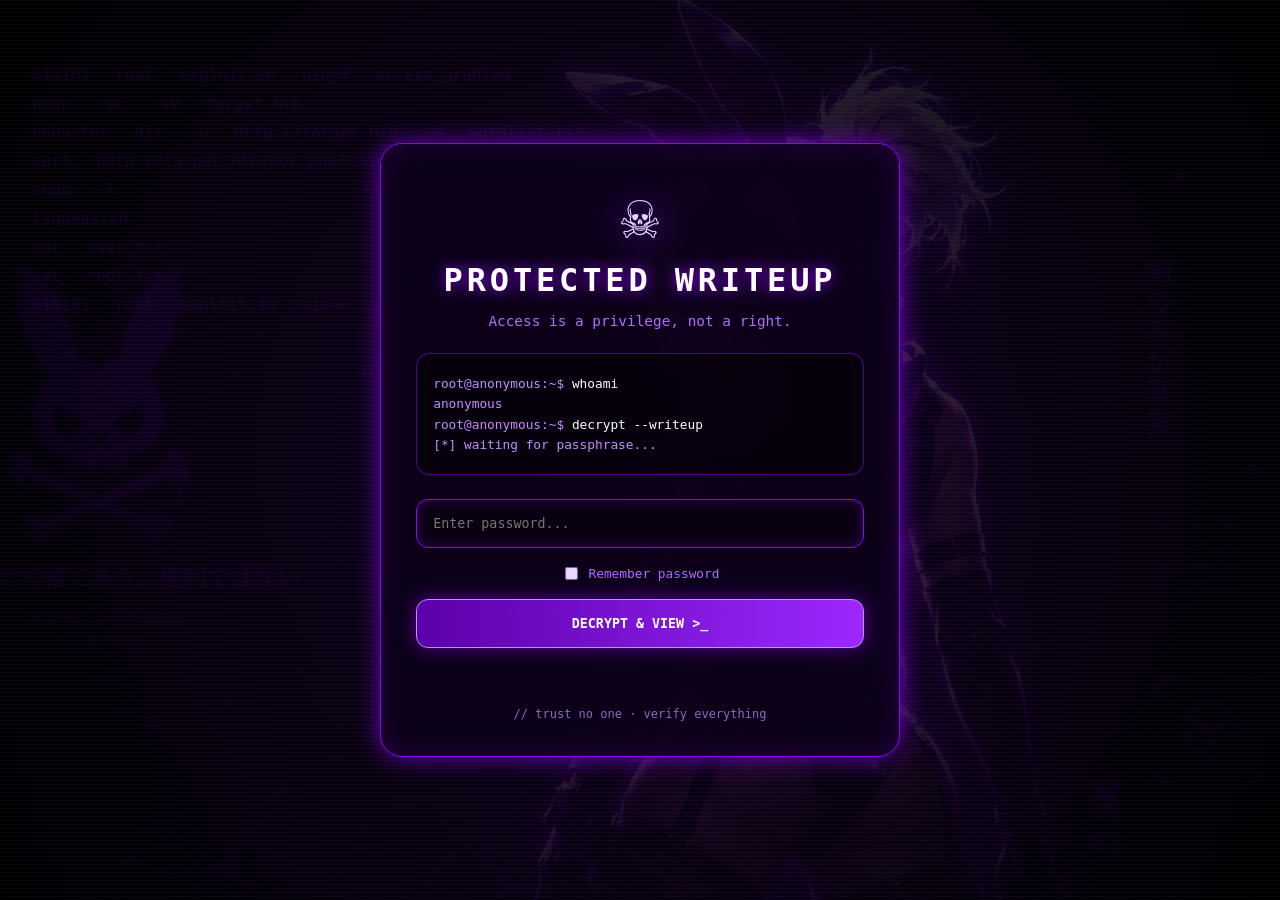
<file: posts/lab/checkpoint_encrypted.html>
<!DOCTYPE html>
<html lang="es">
<head>
  <meta charset="UTF-8">
  <meta name="viewport" content="width=device-width, initial-scale=1.0">
  <title>Protected Writeup</title>

  <style>
    :root {
      --purple: #8f00ff;
      --purple-soft: #b26bff;
      --bg: #030006;
      --panel: rgba(12, 0, 24, 0.88);
      --text: #e7d7ff;
    }

    * {
      box-sizing: border-box;
    }

    body {
      margin: 0;
      min-height: 100vh;
      color: var(--text);
      font-family: "JetBrains Mono", "Fira Code", monospace;
      overflow: hidden;
      display: grid;
      place-items: center;
      position: relative;
      background: #030006;
    }

    body::before {
      content: "";
      position: fixed;
      inset: 0;
      background-image: url("../../assets/img/wallpaper.jpg");
      background-size: cover;
      background-position: center right;
      background-repeat: no-repeat;
      opacity: 0.18;
      z-index: -3;
    }

    body::after {
      content: "";
      position: fixed;
      inset: 0;
      background:
        radial-gradient(
          circle at center,
          rgba(100, 0, 180, 0.15),
          rgba(0, 0, 0, 0.78)
        );
      z-index: -2;
    }

    .matrix-bg {
      position: fixed;
      inset: 0;
      color: rgba(143, 0, 255, 0.12);
      font-size: 1rem;
      line-height: 1.8;
      word-spacing: 1rem;
      padding: 2rem;
      z-index: -1;
      pointer-events: none;
      animation: matrix 18s linear infinite;
      white-space: pre-wrap;
    }

    @keyframes matrix {
      from { transform: translateY(-10%); }
      to { transform: translateY(10%); }
    }

    .scanline {
      position: fixed;
      inset: 0;
      background: repeating-linear-gradient(
        to bottom,
        rgba(255,255,255,0.03),
        rgba(255,255,255,0.03) 1px,
        transparent 1px,
        transparent 4px
      );
      pointer-events: none;
      z-index: 1;
    }

    .lockbox {
      position: relative;
      z-index: 2;
      width: min(92vw, 520px);
      padding: 2.2rem;
      background: var(--panel);
      border: 1px solid var(--purple);
      border-radius: 22px;
      box-shadow:
        0 0 25px rgba(143, 0, 255, 0.7),
        inset 0 0 30px rgba(143, 0, 255, 0.18);
      text-align: center;
      backdrop-filter: blur(10px);
    }

    .bunny {
      font-size: 4rem;
      filter: drop-shadow(0 0 18px var(--purple));
      margin-bottom: .4rem;
    }

    h1 {
      margin: .5rem 0;
      color: #fff;
      text-transform: uppercase;
      letter-spacing: .12em;
      text-shadow: 0 0 15px var(--purple);
    }

    .subtitle {
      color: var(--purple-soft);
      font-size: .9rem;
      margin-bottom: 1.5rem;
    }

    .terminal {
      text-align: left;
      border: 1px solid rgba(143, 0, 255, 0.55);
      background: rgba(0, 0, 0, 0.45);
      padding: 1rem;
      border-radius: 14px;
      margin-bottom: 1.5rem;
      color: #c58cff;
      font-size: .8rem;
    }

    .terminal p {
      margin: .35rem 0;
    }

    .terminal span {
      color: #fff;
    }

    input {
      width: 100%;
      padding: 1rem;
      background: #090010;
      color: white;
      border: 1px solid var(--purple);
      border-radius: 12px;
      outline: none;
      font-family: inherit;
      box-shadow: inset 0 0 15px rgba(143, 0, 255, 0.25);
    }

    input:focus {
      box-shadow: 0 0 18px rgba(143, 0, 255, 0.75);
    }

    button {
      width: 100%;
      margin-top: 1rem;
      padding: 1rem;
      background: linear-gradient(90deg, #5b00aa, #9d28ff);
      color: white;
      border: 1px solid #c58cff;
      border-radius: 12px;
      font-family: inherit;
      font-weight: bold;
      text-transform: uppercase;
      cursor: pointer;
      box-shadow: 0 0 20px rgba(143, 0, 255, 0.55);
    }

    button:hover {
      filter: brightness(1.2);
    }

    label {
      display: flex;
      align-items: center;
      gap: .5rem;
      margin-top: 1rem;
      font-size: .8rem;
      color: var(--purple-soft);
      justify-content: center;
    }

    label input {
      width: auto;
    }

    #error {
      color: #ff5fa2;
      margin-top: 1rem;
      min-height: 1.2rem;
    }

    .footer {
      margin-top: 1.5rem;
      font-size: .75rem;
      color: #8f65c7;
    }
  </style>
</head>

<body>
  <div class="matrix-bg">
010101 root exploit.sh uid=0 access_granted
nmap -sC -sV target.htb
gobuster dir -u http://target.htb -w wordlist.txt
curl http://target.htb/poc.php?cmd=id
sudo -l
linpeas.sh
cat user.txt
cat root.txt
010101 root exploit.sh uid=0 access_granted
  </div>

  <div class="scanline"></div>

  <main class="lockbox">
    <div class="bunny">☠︎</div>

    <h1>Protected Writeup</h1>
    <p class="subtitle">Access is a privilege, not a right.</p>

    <div class="terminal">
      <p>root@anonymous:~$ <span>whoami</span></p>
      <p>anonymous</p>
      <p>root@anonymous:~$ <span>decrypt --writeup</span></p>
      <p>[*] waiting for passphrase...</p>
    </div>

    <input id="password" type="password" placeholder="Enter password..." autocomplete="current-password">

    <label>
      <input id="remember" type="checkbox">
      Remember password
    </label>

    <button onclick="unlock()">Decrypt & View &gt;_</button>

    <p id="error"></p>

    <div class="footer">
      // trust no one · verify everything
    </div>
  </main>

  <script>
    const encryptedData = {'salt': 'pWxQiIMRlEFCndhLsrrYdA==', 'nonce': '5zFSeZOf3W0kogVP', 'ciphertext': 'k9vSDqCD/DJE7UQOR7VR7gal0+3r4r3hBFXdgbkdtPc44drpDo1/RWTdtYS8z1oFrLFyx3uS3G0u0rNDlzO4fCQ0cCjE9vM7DMqOKwaoHvC12x/gQH9gVaAEUEq67hC9rwt7KXQqZEKrlma0wwBSdEx8L3jCmk2BDsk+YZF9rf7Ga1UtquGTsjzIlnPowrkHUWankISVIpElHmV7D+LTEZytSRNiFwDTHcKYp9RmJU1Y6iKJF1FUg1sOFyf7z4HFpblz3DVnQr7loWbVZAz/vONaOeOiEoMEGk1eZ8OyoGAVPQs6vO+QOBMX7FdeGCdGFDxnNkFChP5hSk/M6GOnyu2OPIvCWHxdGUWJ6P9fIooAScdMvKWSLlC1g7eYPZRhqZZAiOgTx7RfeBmzYwr0tDr2aPpjsmfXZV2nwGXD+tzL/7rWwOdx/jSWo9bQYIUA3QXGTuX/6zlyBZFu861Z4K6hnUoIByqtmuLA0VNa0fzMTUd6fg9sxLcRRV0XIHo15/VqqNvdKaZAyrRs81CK3FXwYg0oPcdswWj/RTxOSZ1fOlfiMSnu0TJ9ccpriurCnr05uIVK8pPkvFLpg4PXlTAMKpUO41m7LJQxz2c2JHFIqWd2yu2IaGS3qs8Fg1mVqjAraNCaJXxMaZBW3OBaVx7IRGtfGRqtgFRo1wAMqSh2fpAVYXSJi4CqRKPWJOEDi0mb3S6hQZlfjUi9BbuY5t8sDDG/38GoHpptZwlOx53wTqIKIrgSxh0DkVMTSxHHLBzCCzjRZ2qzIqYofUGPXdZnnhg8Z7a/vVFp650XQYXoPOcJitw5Cn8gdjH55dYYw80+8xQSyUEBua4sil9TmzD7PlPjg6CvqC+wYF/LDwNx/0ACz+kcQkPPyxXr8y1f0z3rJaztSbFDD/KqrylwiHgD1X+3GNY6/fG3bJaTUEprAAXJGiXpHZ1BDUNrCQJfGMJkSn1nOq5yGiWPdZqeiJ1jQ8dh0dNepacuD45VONLNXPrfIv/GF15xVqsTTjW+IA989jaPRCDNg26QYun7RCOVLhy6eYD4CIti3jIzC1VSDkrJeyFldejvJj60ww/[base64]/GgqKrSvp+1OkxlNcNRuhH/EiM40F4fVjs7f/IhMgmBnDD4aG7B4xBlRdY0suUPNkTZLKRq/3EHlDcIS+XW0dnD41sCBoebJc2BlWAKZE0+XSt084JOv+zv0Uep2MxfGwC87NYZoQ7bIQAon+7tYWBT3CLKLlV5xlfP5+b4bKytzinFhEUIknnHsgnaTGGE0peHk6pifx2J+Xkr0cLxagBJeWVduprRuUb9R7TUK/KnJnDm8PhDfXsH96K0KbppnzC20TPqfWjUx0UMCiYcMt+FVpWzDs0iF7qQNfyKI88921fZ6YZAouJ1WzffcauivHiYajj62ek9xA6Dpk/xGqKuVYUSDI/+8VItju6lP/8w/4ktkLH/zKADyvLuCW8l8q2wBdwhiIC6tICCEXNnGcdLuOIFaBzMsWhKARR9YypaziFdouYpcX/OHT3BxKA2IGVX7z4zzmOuqzqmPrGeEQb5UgOsX4eWFkL8VfwpqEsrHOIEtyVSPGyCylulD7TE5pbey8p1tYtNAGMEJm7Y1n5eRgBTqm9/bgg7CFmu9acjbn+3gPktG5FULBGkUPJhpbp/oY02hG89yVVS2nc112YS9z9yfZ+qQ8dQocQIzzsDsVSe87vRAulmz2TCyx+q7o4Deay0dU9K/0h+2cj4Pk/xZmbWlU4PEjRVVMPccHDT94Fw5q2BaJx5AMHYQfIOOvMLcSI9n7oQWCDPik3+E5WWpepS/iTo7huK8byZu/3ZhKtX6BdA9VpdcCnoKB/tMIJwirSsmm8oxh4La+KwJIhzvYhBP4Eu6WEcqHWRapjMYJpTH/tZRCKL/i2WfWGdTBve2EMzSz5Z4JYwJr9cZ5hDspJhr6PPFn3fkTITk9Eq9K+Y4MVT5Vb/dY/bdow9gr4TN845D6Q6+LhvCdJDxxSnOj7protjVkSdt08/c2zqofa0OA1NMKQyqymfRDtWWLSnvVl1wZHpg8MAPw1JhS7nqC7U3Wys7o5waitDI6tO//p+pCNlJ8nqqbMwLE70bBSdBunVijFu4LhryUknuhcGG7FvLC4hdpNIYoBp3yNt/DghGdwGRuEbnAKtlMn5q+WCmXWXGz50M6QwAriDkBgEl8oa9fNIcP6dDzv16kdgGu3xzmQ7urZBOlGtxnY2qL5Nq2gajErC4nlNW8I0ufMmZSxmhpNyUmbQVbRmg2Yx9OsEFitjflsQoUNPjrAszj6rdEMe6EliOHyf8AsyGw8/cxWjDLLJn7BLUzRLnaNZy/Sgf5mdWqdQDBU7B8EMA972heB7ya1/98XRTAZVnYoZqsVJk9okGwADIwYHcOLny+5XCwjmOab8ah4HZHZ+4nzzLlpNAEy2Ip6U/PHIhpl76YS0pMoMDWPZFqVF5XeS2ZIuhXwJjhhLDb7C291k+vgfMABRZamOoQmmjSR3Jik0KoG9qzyypDcFblKu69nwTYFJ8rsJpzd0kL3ATdk0+Ps4tRqDRTs/hlSutnbOJgtPG9MNyd9bK3e2xTFdsM0PQEDIsU+rr0I+UQygp50PSnKyDdPB6+LurwTHsDYDoVhJgOM+kon+w9krm4ei18MK3ZA2AfMfWcHF/HeuNMAhVJ+Kh/bVInpHmAC3c43uYgCFbGcy4KVDlnAonDScqoa+TJiQ8w8bFHq/uXRvgEPawLCzTSZdJHsIl6WzTlrDh2DLGvckRlu2cJnnhbngC8KCzEQazCe2+6a+5JB+Uz1Qexo/4XsBjiMwf+SFDrhZstSZNEpZfNJ5wpg9gSiigTJSSgo+hs5z14e/k4m4tkCDzDrSyD15VwBXh4R2v5+J9GEebTc8ZJWqJbrmsSCC6JWkXYB49GPFmBVPG9O5CggCg7g1juca+MFbkYpF3XTyMZLYBTSu99LxLsM/g/OKMbLnC0KQn8TgESVS1aeViLPHBZNaTQSf4sTJgdqJ2Al9yy/7FLwjpZclrAGCLzcVxPvSJ2GqtdkhtMu6ggjSdtiRqmUYsFOO0KxY7xrbscRyLcZDv9N36lqoMDz/gz1qPFoJqDIdbqdWk+m+cFyKN4Q/0DYSdYf+nUMvJze4ds0DW6dj4riWfRushhKe8FFHKxOvW6o15tIiXxz/CxRQttETBN58CsCXAyAaTXFgWWxa0vYsqcf0PmFg9RdsDrjAY8s2LITIXsDRmKON6xSnQeOSzoiCMSOPGw9+TwUa+vsRQTe4ePpsb/5dBfx3YfOcKLShKJPmIBZ711TapNmvz2Uf3YC9VyQDq04Mlsq9UuHWBdvOxk1TkkMk3ifNfo+a7OZeICZ3pZ/Ys6sGwEa8BXL7L6jvBPi3EoSXPTtrJpXle7ttyTWkgIabf0m7ZyjY/7h44oGcKVj1GITlgKbLXxIidvvZvJr/GwCIc3aKB7H/rrKLH85OoNrZB8zq9mKWajgswH8QqzTFBGDWd7vp9ZgY4kcBnqeRgdcfQfYTjewGgmvm9f3hEqRu+lGzLeibTFJdRYGeH6P30nCwGQ6zkklMVnzvqdbOC+NJHQgXTERKm/snXUmt8+5ST6MrwkW5D4AtSfxrbVGBMnDLNRkRSJHH2HNdP9EWtFXH1C9pNSaQJe21nVq8lo+eg8c+xaPLfHuLzsHfKDuTk3uE8t+5U73cZFtSeStaiH6xcXQpjIciUWVPqc/J7I6K4HJRdB02P4XQNjBbBpgyOmanw/LuXWZYlFqe0m3rENM3HIMYwoUSuPrqmFVOBA0e2Xuxkx+Yj0I/6qIPOMXlmJQ57LnoW/nDlJ3qRRZkIDpD53vv67zox/KHaW+EB53WqYzuhKzI3eyV1VYsxZzs86J/ZjU4rGyjd+0+B7sfSR2eJxn4REPaMMb77IwlOq7SyUO2N0mtHGG9n8xX4L6mFu89c4u2F0HjgE92bC/W0DhXDVEKL95XlA2BtGyGvgwLSH7scK37DZYwN8cmeZfa5ZMhIReP5ssFczHz9NIY4zXIE+PaQd06HaJlkmTkiKdgAJpAGe/mbTO5kLe1wTzh6NKEawu2gF/LF7aRhtJIM9QKGkCLx5/gKMP9s24d9hD6sTbDNGwFfQuwaGV5FF4caKqjuo772qCQDhJXAxIvatlB2WpyEWh7se5CdPsgNJfHees611cHQxVgxo2eeK+LPqxs/4cOUBocOScFVrf89aOKw1MMbzI7Emhn0yEnoqx/ArRvBGFfWEqhy1itwKQCq6JA0Zuvkn/RjZn9bZfbbBsoyGrTL7CQWYmSeL49hxjIuaLmpKmUEoB1HVgbRiTU9Felb2B6PaM2VbMYtoSUCMRW6GY0yeWUIVFnZlhTp9Lu4gsj8tRMSdCVpf1vU9XkE3IeJYpR84BBinV5Gx00c+nkIKxut/PpOU3NAkcPdDZbzSfjszusqYIBVjNzfbPH3iRJa/zGGEJRDWkDpi7oE/pFslsExmow/95ffpks3CBqD08tnlYfqMXPRh0bxdTLRg2Kp30H/sKDXdilanJ30p85qKv2563HNm0Rlui55B0WlMBo9Rnu2pKaQ152Arp2C0cxtFezH4hmF+Et+2ypl2GKAnnsdiZvbbZKdMTQD8irVrl+0CxIvktqL5puAZ6TaWaSFQ7oQMHLLDfg3zw97qS/eUqWGDCRLoZyVelltIra2rNIqQiF30JqXhqXIEe48w+rDHgjS/YaE9QpETMk401t9GlUpBINjFbRIymOiADOyzuZqI3h+6hFhq1aYaTLwYUuEAChLZ1HWwfAa75HUKAciS2vy5ZDzp39aTJrQS6jgW+jAyFVMbS+Bp3hbfzY3Rzn8OUL1XfhZWKJHILBZHLtDouVu44+OFIXAbc/QsR1OIAh0+xaJTEdlTkIQZ47lqxdkV2hpxSM42w0eOPxXE6CVUagjYpJbSe7pQBg0ldxHkLKs8xRZPus/EPcYdFYhxG0K9dsYY+CFtPyHe7jBdxaSmxG2UxUwH2mwm9insohHvHRE0sMhxDtOTxlnxa4TJ3m7/Ia9AKWk2MelyqmrttUl222LoWLXMs39aFlD9pGmUR30f/7AkmM7U3aATv/jtg6KU8W3FTkh8UHyy9sYBp+QjBjC7y4/U6ExWZ1w60w2QEnU5XDmRZ0+TChqymzd3N3rFombJneAA0XAvr1wy5ThQZyayIRLrRMtyf321k7DcqoK7KympU7xMMSgscsLUMKYx/cFtxETl/ECT0+NjhMHo/dkx5WbFKqX4rBEIue8HPYFq5jWvSdHPOlg7UPEBNHYeHKsafc4G6P1+NL7t4gusWddremOlZ7IYUWFOeieICZLU1LomUUFDqDRCC77h3SNVGFcKgKg1RmpMS7rj68MtdpJGyGSq5yRCx5MRBw4rxiC1Cm6KWirVHLCGGHgMSF++Hj6revWLyQzYXJWDpkBOA/i/fYlGg5UMdg5vSjhcfn6b/g9rn4V02E1mrU/Ai3Dxw0w0erOaJTt/LFCpDe+ZYtAFr5f26dOiknRFQF3dZXJ0/MMAA0r61S2h6sE8Xg00lIV/MPw1bG8q3OWCRS6WcEAI2cX5x47ApMXVU8NPIP8SFHBjSOgpl9Byr09uoBlqRbNG0I+qRFFg3LFDZo2piMxCWdb+oK4deTadSKyGkLDjrcwF0ZPVSWMR/H51Fzf36zb6BN4mw3w9PpK1WM0XYC/l4MgUd3JSDoj7G9LxOD/P6kl8qjyf0mTS3lBSa/YF/yPlhIDTsmwK5hLVISbYFefqzzXm5NWPBsilleBO2IHZHnI+QyIl+w7w14fYyRiaWpeFWtv3gO8uxi1jWbWV8V/jqGnnZSlscCq1xuJAs2oDjiXLdbAySeLI6o66DmoQHGkqcEAlebS458GRzKou5bMc42x9WAu17ST5eyb4k/9imQ8/1/Gm7vyZ2wod7cAP7rrkZqheG1KRJE3+gsbLau3GJrQ0vKWFt7bIG15X88sDR+B2tGrNKBJm2hGOO4Zd8BAdlJTtyIjjwzOI7gnJouJVU4N+pfVo2+OPsDw+Pkb9RV++8qY6dv1pzbG9XHe9Rfc2suwNEyioOVDuNxfrdPb3p7CHifzhzYyQWxOBUMQ/8wRYuZoZ7OSTYVxFIeBVPYM36X3DQmCqFaot0cYQ1b+VqT2IajDGb5AlTQTtxOBlN7AlyMxS9w6KfDlecu/R4KG8x3PLo+MKnGjYt8/JnCf6WXA+QTDc3sOG8MStoH2BJcvhvN+db9JWmhcl09JGzHxYO9PgYvXsr3szuKNwOFzLVHlJHqS7iKr4xETH9W0CqvVSNXDTEYiwRPPOdFVxHgWFOCnSGiopPONXEnK56WEp6+jfHO3Ne/0Mprwnd86sDEWi5V8o0Y0CvWvwnFVzz8GQEuefuxo3+2Dy4mfW0pRra3fJHLz1b13p1XunvQeHWnLkcwLRS2sRnDY9LOVx6nnH54wwtxFDLYvAoa6cvkWvvsXRUBDFKwynfl5fgpeTBPDrCMDDx1vc3BBDKU3C6SwrhxbazxgGznf9wV41cQv/KLq6QkMQavco0WC6eicBHQnd5KkJUOMDqYKGd6dr+Ksjst6Khmg609tSACkt4EtPXz2QSaliy+Q+D2QIo5rCLA2f+ft2c+obuDCUqteSLRamHZhDkiGZa+wNSNONV/[base64]/t1RZClY3UVKiBR4nfEymbZrlJXMQh/Bvjs+1TX3rWXAU9UBBEfCAAsMrv5nVRo/fWJh4xyka+lc7kkSqptUOPLNo6BML0rtFkLRWn4L1VzYEtAzZ3uxJgJUc0cvWQ2nK/qKZEt/6ryrmIUuiQNiKSk7YkY2bvofF/AITeNOpy9nhMzmd4hfdVxo5/2fOOYlIKyjwPblCnQbAQgrMhgZAnE0ToIralyevKUeek35/mEYeCk915Yzkswb4h9y3mUytdV//QX6kJlz22onSLj89dCRYrcBFw1MU3lq4phZsevSAAnKKprKyRnj+zwXx59fqO4jhvrNcHNZ+YzNrhyM6ybvUuI8up/JOYHeuIeDp3MHb1FE8G9jUzfFe5xFqY033LDWhm1rCYrg50/KUVKCcV9AGppXOe7nHzwekW05CE316IQOa648Frz9saZh3+t3WmEzdt3jUGO8LLoRAWyBAyhOA+00Wt8uhv78tuOSF3yqJYzQ0q8JkaZ6xc8Mb1r4/R8Aik3Yamgwg/jLB2F80i86ZbrcgLFT7Lh6Jd7d7Z16R2gsVbqsFDx/dvSJ5mgPj0EX/PAvIBkVONtLGkgvwjCVZMfCOor/P2ChSGwbLLNVDMirpsf9MWMMw3B5lMB/+gnKTWpS28qveOFN5dihAgYCRt5mUarPr3+vBn2H2wzVx46IlM+PHRpRWS8wVqbDT/IDrteZ+w/ePz4OQbOGmNaKDRA+Xav4F/+4pNhbiLm67qP3pBn4RLBIOhVXBQEO4WqzAZ4kblD+k9pGqUEtvThLdftq0SG865ZoIjoLO+kahypRe0dfeh/Derewo0HV3NW7PdAiSxDx6vpeh5vyaPXJaXx5+BiCJVSk9ZZdCcVrwAd4UuoPLXNgOA0tWMWFaRv0PA2gVQTyq8TQw0rB2HMq5n/MMsE9SuGeHt8r5rB2NhmHuhF8o4cR5kJkjgtwUIIwL5YzJWHhw+TukADpUlEq79kysVLpJWwW0KVyLN3PvIjqGKB8/+u0nT0AAOdZ2DXdqudOd5I+2f/g9y+Dwv91KuuWupHD+Cpz5x4v7tWuZRhhM35nFeCcxAWrRoitBV+mocsWp5HWARvyINO5U8ZVaKPlypLw/ZySQE5aZWW3StNmYC5l5ggqhLPPn7bIZGmdRox/b7RaVyK4NNRHaVkEs2+zvY0iZX2vbOeK6oz91FP8VEngEeb0hcqXAS5EfX0Ic8q+22hlN18nMMrB+udrPZcsrj2B8wCb/MwmbEWRlHGPqwmf1Q1ho202dordo8E35o8o4RS7NwZ3Cj1iuW7Ce23FX+ynBbKU/oNvb003gTdS6ifMGjWI+32C8YQ7I+hzKEmD7Yz7/DAqKyJDh78QrJL2KOnxNcaIWKLFmmAGFgLOHG/+DWUuTB2oYpPkaoK0hbLpsFlbq/6R4YugPZSwLCO111Q7uX8V1trFVaeFvEx73J0hUMtoC0mzEq4pH9/sk4nrEHRhJ0mxgixizeVA7ZfS3GLqcyNclmQTL1i3t7tr5yrnVA9i7v712JeuOb/R7yIbEQ082NP3iFBbKoi/O8N0lT+7uEEr7vt64bwU0Hu6cqt6wgrW5M2ZCvYpWlbH91gSusvfHBHlSAkZ1dAmcHXZe/2AHRfbbR08LWuKRwO0VGcWnDvVRyfqUshI0HiroD8NK2yuWj+Si9DUliydxhJMlrafEooM/kOdUyOCJWxtXRdK5a7uryeZzRVzH79DMQF1nWd/6pX53+Pxvyj6wG31TzPmNV8pK0QGg+6fOSgx+QzbUL7t8rOtoNS/upN1F6tx4HVWMCUQ+gfqrmKNb9ytcyIczAk0vzTirbJLJVwJszuz49JPupNtSyF6H2G1bOvKaXauBI+qq8fEiG5mUe1Q2U4L9ZwrJ0tz/H360A81t6wsmvgquSis3XEs9zu2/OKKp63lUcHHhynIth6WK1n6h6oz3u1UxaDcECjJb+B1mBxP88ZbtpmPXTPWpxvZcIq9KU7PDhVZjK2Uey7ZBzD8qiPrzrD/OnvTTOY6YDA9n6yRwTlIaXDOhDv3BONVNI93mD2vBqbny3GWSE4XFPcDOCoZ5/YbPUhOayIKb9IipVsh+ZSUJ1gRSVhg2uERjpUYykvKXDwJ9Q8xQdl/icTUIdVBrzm9KBgV/VX0lRQnOCW2By6anr8k5mqmWVDqltB12lhRVotjXczGgpj/jRO3iYjrNGIVnCX2ZmyGELOE0bVFWbsuD4cDrCsetCOkqj4kCnOxLvdhIjzeK4HeGMBuja/KDUCW1NCzCe96oKhG9bWvkPUyJj0mILSWps7Wm9oZrC8Z/qIZ5DGg9JgaBG58j2fTU4VzG/VSs8DwIpr9ars30S3A/Ei8QHNJBTtKnpoKFnuD6Jt6rF/9frR8xoOVgy2Ho/WZoNKwHWD7OQMGkXK0ZFQL87/B1iN3JpFCUjFK+DbNH1s0tpEq8KwiO/el1Yqb4j0dmqIf3QrD7926MlVpWyeB5yorRz+GyI+WJt2/x4muL9HAQyDSynzRTcCLsqF8dC5UttFC1WUgdh+dg01+zO64m8dgIR3QiP/j57ffTT3VlQc+AHKSExdtQDH68pJHgD55RCG5o6sGYiSpYGhuQSXa85lsw6aB/[base64]/MKyY1+lZ0BhQQUO4pZh+cwKFo2RONTvw6lq24cEqd1h3zPWedYGpBlPNdc+KywCA3afdGbnaLnEySzZ+M/njraThzwUDFwXkD6833WyfS3eOUOMOljpX3qw+3Ii6j3CYQEAcZG6MRHMJsGs3UFWS176F18a5uI8Ua9A9uA893bDja2oRrAM65hGd6WHB7Wr/LErozl9zbVB6cyDJdPXTWNEKs9F7wf/59JPrHJaGlvrv1WOS6Gc13z9zOEA0blSh3l5meJaLrv9Wm5c467645n8aqrj7qHjRSaVX9Uq3Sryx2Ky9LevGBfKI1oMyrf2NgfotGa8igkYIGjTtS4L5B2BMVFJR2lQFNigB5/gBdgdhrk3pDJQiEiWXOOB5cRHTWqE4KJzhpu1BRhilNY16k1wZkb/EpjusLzaYxryG4Yw2X7WST9Cy0jqdCxsgirbiPytAcyZwPtTM9FDN2m/GMiJ69QvIF9I7Sond8eoqEnLFKzTIJodLuPBj3da4WK6M+WbuDEiicpYSXSSqEQVY6/Xg10JZn0PNJrNOOft9GES6i/TSakexhE4AuBHUrGox2/vyX7HtpJXrnig6ydA/hktL+C9Fl7lh4LR7fkg8YNVS4eIa2pTqGv9pHWffi3Y9rhcVhGhFs4sxUzqQZl1gBr4yS6aeqkml37jMeP5KqLRcg66p0oJyYt6Ug2CrZQhmMwB0dWL/xuOMY8CIHTFhRf/4Q31YozzEUM6+74KllbIxl+avm3bdoVhGVUfMqfIMaDOiB+ST3D/hyUdEQOXN6OIfl8j1j1c2v/a/qEqcb4YRpbyq3kebBGJs/V0kvULPpBAo/7pLt9gNgIGodWyHVhYm7+C79t1HJ9UN3ZXcCJk7craKgZZ6n8T3odU1rwYx1GlaRyAPgaIeyo/ak72HH+AcnQ8A29aoEn9UpgrcfOjd68DjuW5UZbWSfQyt5fvSx0hLOUoky7rhhPn/8XYW15nj/FZqJKEOI1ETe+yagUZnN/8kn9f4yGTrPXmO/0alyW8RfEpi2Y0kWpPvzL769bltmus5ef9D0LvoyWRryrk0iL7Tzckgix4JV191vL9tWmbP0Ddh5wesSB5GyGAYFd7zRt7EjXsKrYCt7qj8W+MCYgjj7t0PsXs9+KXHZpK+mBLIIk7tIhfbSleXc1jBL3Ko7CgwKhxNa4t+KVUTZ4SjYf6ip2WhfBoQirFZZ/6mtV6uH3WC/[base64]/Lres06V2NfIgeL1ftadyyqMpF9CpKQmzG2x0sTpQ4+HrhtwhERjif1lG0rRhIexm5SQ/AVfko1nlWcgMPkSBGmF59KT/NPFTx4LgBnMUgWXFwQ3/UIMmp5zx2kZQ+CSDCvRkxIvquLq8q7MwMt3GTnWBWQJStqVLiPX7dQhbcG/wGZCg6AkCX/h28LpNPVaxzjUDuoAqF2dXsMOxpMttxAonldTDPC6/7USgSUOjg2EWq2pclUpGILsSDb8ItWzZNK7mbrwmn10eX49jFEhkjTAUfTWLlO/CGso2lGZLBVlJNQNo86s22jG5pRUcr0qvaWNDJs4q8+Ihlnvq0IRHA9kU9zF9Wq+1c6lFsOXxAhOlnphFf0AarBw81Nv+Phfg6XgHYV/VtnoTC8eW5wM/EY4C1OfFKejdfuRlW6FU/GiLH4sIIxEmD+Fhc/l/PThgrH4NcheALRqwOspZGgM0sjlHN9Z4Tblrzb7MioA6CMNU6SP+mj7+rXELX3D3JIaGyc0FCk+R6ZXMZRQrtPUdsjoyQCKSVtG/6K4gqkUR2MLfycFS1ufVfQVGPZ39tvoFJAKevaZUjUoWVo2Kb/R4Xon4eJjMKtSrIh5XvUJZwwaBE2hpfBkdvJjeX0tQ0CvhyKzYMk8MoRKz2LJgTk6l3uZYavBvUzNNSGufgc8x4OoELpG2//01fXEgqLj4mkj43JC733eGz82nEaalmOPu6ReHEN+SXaGyI1n7XKDzufbvl91VKEeCdmkmNKkvM/aAFF+v4MEEuHBXBaJCWL4VfWLJMbcQHfIdDHIeVi7sCs2sZfjCGjSe296E6Gx3/de1pICvBTSy87IxqjanJgkkJH8CpJbaOIbk9UA3N3oQjT8vIpOSW24N3Qt7HUoUWqRNVIULgXKuHxSLguiDLZxUlwhlSsXLjndQoXgYKY7WXKhZt79d99IYIFF0yje0h+2Gat+t4/555DeZwpdbDM2+XP6xy/Wk6KcSF2rK7KErkMMpGJEVNL20YHeQqHNBm8yCCdFtcAGBw5BD8FthDr5uS9qX1BPjRxn4FgcVC8S/RD5hEBhUP/A/Ld+WqEq3IgA+n5wNkkrAtgUmOm/6FOUJ/sxoc23mpP43LuaKf3ew9rLC4nF1fid1faHAoLT59T6WN+cRgj2ea01Qb2pFM+HoFQP42nx/Qx8iFiKuucFLO1jE04zodDauo4bQww+Rdiqn5MIMaefV55fG8dbHUQlRNBAerPbiownSbG2gIPbA0m+FwOuE+V9BZUToNtETJ+j+7O8cGGkkPYhxIYyGDUZbJYVObEaE1DfyJ4lMUQebpTpwnIpBruDh7nwaQUrUwMQi5qqPNu/08Khv+AFGgwgCes+GPQ7iPCiGO9H9k0oZnj2BOztTpSbepF+ocNyul4n52IKgkGusazPxP/T1u4BcO45sIRXgxtyP5UEC4sMeYvWmrneF2z3pCC3I5RjK3/hmPnUsJ2zr2DLkPbnMhtDCwUi0PsmP5Drab/Zb2lLA1XhUdr9NlupozdIWAsalrtOE6p5/xJAYqKNdnwV+LUZNQFx88fNW/sTLhXogpV9aFCjVQCH12lYN+yG70LV025BpnpoAZ7AN1iPjyppAS6KxTix6JQVhXIPQhxTzWDLKTE4Mo/KeTYFbgnOcEdjzvWcOZQ6qvwbR0gw4/mzf6lzuy2QDcUf9i1sBs71ICdkLzunrx4uK1rDpLev1p16j9kAUge/yVCVFyIrSEKX8W12aV3ecEwwlVbqM8q3Ep0zDVvrDVKjvwSj+R/3h0/R3g0zyPrPO8Y3X+fIx9SB7LPmixbIELx2EAsZYtRNT9ljJBK2l+r3zyGTmGwnACsS/8I6jhD75bhVH7POwNvKiW1FQtcOV1EWLeFuFE3Sg+ISQ6mBS2h9iRVu3tVY5SYC/qk9XFbn9Gwokueh8/oztvopTO91LUUgICrlZ2rjio033YIpKbFctYo/eKWgTLYv9t2hc3Mh8XJnD2MorjD+vSiBaRqVuggtuYHAU9fYwQthfbQH7l+FABFZqoa3cULRe0yQge/RMjZIzln/eg2N+cYBC2Xdm+4vkrzFAg521ujIPmxFzvrBUu17ZZb54wSYMGYVxdjvQbHxOsuq9LZJUGmv9ZWTCUi9mqeoCuE3ESFSN1G5shbytzfl2AnY9gG9YzemerYlJyMzn2u7inU3SrXsdXeR1+wcW+YgZBhQ/b7Fn6865Xxowo16ohs1Os1av80VrM+BP5b/kPyK8fxCtgUciYBBPv7hwQZIhURy1LiYp9gCWiAehk8Zohd4AfD19UeeUebYnJ5KtY+L0lV7DxVmTxNMwW1DJmpPQ1Z2x4JtyxeG/yWK36Snmsdm6d0GRQB8JJqUaKWJBlmfHWMHYIzS89RoOHDl8Ir8HYyLrCgWnwixM2jQmtAo1K0uEN0n9J8PnnD3hdo79DCY2XtkAPVfmy6klbE3HsU2BSHzBVw+XNHEX4g2WIbNQXj8nnMh/bSXu5bBLnRwFuDojQ5xqwJARAWWTsD4uYBWjEy0XpErAAFz++zsXJWwJF2vVlp4+69dl+YpSTyQ/wDezXOUB6dg6jV+IxZ5p+bGQUatrV7HUP87icdckm1AAYdrVXyBRr4KYLgA4aB4vet6Ky35MFscb7LlsPG4XuATOvhJzUWKloAZmfRBokTbchaAgNZbycXVUA9mhCMrhQfkorA0tgh4J/iP6Hqtu9L9l3LzwWXqAD/Lq++5Q8OKwFcsLSo+RGI3nt++H98IgnLmIfVpET7YSWoBAfja/y03JQg15SxSaWSNyaXuU4z+sRNNKR7LyZaWzy/aJ/kMMj+S1iTZ8dfSdcgSUZBp2lj803vRlOnbBUxZcfRYa5nNLhlc7nGQoN1UQehOmp48gkxC3F/pofFBaYObMusg67Khl4yIwa1t0j2qYHRUaE0J2BvrlnxbwQg5lRq+1kEPUpUzYToc0Uoge3HNADCyx81n0bbAs/HNv+OanPUZP6pJM6Cna5I8M0H/di0dmWy+evL89wQ8fKBuXeSyxe360Vr8g5Ou4bEOg0fRB2gNbg/nRROd4LrmVixozkL14jSjrvjVN92PPoQz3IkmJEQ2Fdf5AhXBCvILgKI1Q25kIImtnoqTRXYkHnQTO4VL28fE2WdcxtHmkzT9BLxX9JY530bVXfGSqnnWL9OEjLhTg6qMcVFDHCMThGQ5KI6LMjd+CnyN/jpUlIlYsmJKiuEj7fkOofNIK8cqZmzHgMhL3huKX51f1/zCJxxpeEJLktaH4vU9xtreWLnhfH7MOdtuVceaSD/YwjaoC8ZJe7ePDe/Q7qJEQ6NvivIQymf5133L3ytZTYvpfzG56+S7sj6eCPSX3M10APzNfjCsdXo0T2XAAXuDjimbpxVEQw/73o3DcLGcX5NB3+X1095J41KwpPJLrC9Ke+Q+/on2idE+6BvkbOvXmkdJMNciObha16JiRPUQ+eiDxcxtGTsxPx5mx7la6wia9+mX8r8vOAnJ/keq7BcslK/xiVqouWqqe/DWLl+iwcYDn8JJfbW+2WrEQIca/bIDj63Xmz2hsolMbphak6W1gGI5MrUc2qCMHRrgoxYftu7Zlf1B37sdTjwUEp/Izg7zw8yBv0E3I/jX4s4rv+pyAoErZYDStc9Gp8ot8zMpnZg4xz2YPmx/CPzpbevC5zzw2RxOg6NpVqurT0AzYnl2cxxvnzbUxe9Rk8BAtghfHDSoTsrFYzHkl9oIJDz1FkVdcgaOsxikq32PSUelnQxUCXAjdyHz/LbkbjPC/EFSqGqyXJTrPYx+6su/Hrqfoo7tdabUWEjx5gASwuYKXn9wdwS4kvX7R8Jxz4vO50KoBZwPbQdUKEbwfthayx1xEbX44Pbp/idopc6uavlO5HBxbFnP6mNZRl/GrvjB9qkL8V0K/[base64]/4RqfB6+zOBtaaEBiJ0HaYHcq57iDIo46d7rneUuwIfdd+wEHKUIS+BijhbmIfFRAsdcu4TY+Rhdrh/a5fGGYkgy7hJZ8c+gSIbjeHMbskql+5Z0LzHJvJEkTQyiFLQzZHDl6KvjSkN7okO4I1hWlPFU7INS9LnG3Kbji09UVzhDCuWO7l1Y92H8F3aqMUB2ngeK2h1v25bwMVS/yUn0/EwWmpgeOoxzIMCgHZMyCrbUPZsen1Vg+WXb/Lx+ggHg6OLMkyAimHzZStihZLJtSTFMJM/ExmuDUOSy9fJEs1k7jtrahZGszfQA9ghdsnKQ1XvNHQuVCj5ieCw55+a+0AqGWH65b7JJjV8TbQ+ZepWOdP7gQsdJU0cXWuXpQs7XfWBGxINhQvLqR/uSl/beWuk/Sq3zYuua7AG8vgvt82Y87Rwca2AU5XxhHy1swB1DFmyPb4n8HfXtsetyY/A3Mb8eO/ALkA5yWVPvYFErqiEftyL0KaeOVHJdCpGX2W7diTgCL3DuCnjf4lkd6IpNdI1CcxUst1JKuZ1pwKe/W71I8K/tSa/81R2Dq6nufSpyOhIwvJqc437GK6/LCa3RGlxSp3MgwCDtpfRIKcK5LKbRGaiQsq2ouRjuM1TzGavji7FkBWmFHCI0PZoewWDzwWsdAi/hk1LV+McwZXdRQaDS4jkBYO0+M5w+R5JzkxFimeDi5Te+6M37gW993pQ7FXQK4Pbuo1+LPRRrwjXKhv8fdXgNNjikE3YgHCnIZIawCCJCuI3e3FaUlp3pstuP9hdMOv0lYqY/[base64]/manbCFfmCj/BPG+v7iOqGTUU1LYWy0598uvBtVxQOqg+LhhScN0HzSkKdTT5mTyilbWmz28bbdlX84eg850F123W64CSZHXik4T9Cu+DfUHwEHs7eVldY1ohuAacfxg4zXjAzbReralD2fMgg5/b2GpG0A1i0Z8+jeoaAJy1aTo+LIoDyfIH9ioafyJscojfRruvLHfQ7kpz/GdZVNycirUasMdbZ8sYoWGiCnnWuxMvZgOGfSnFu0KDSv/VxC7T0iDQq/XhAR97yRIT735fi26iMuGB6TD45gVgi46eDYi1oDAYypizKWivSe6p3TYhVxac2855nYQoFjmft4f2aSfdK7hPHJZMsRiChv6BgBnkPAqhOAZbJvJzIkYcYmH2RT4l/lpLcZUUbidd6qq3SqQIRsGDhqGiU6yfqlTD2rDo0n8LJ1F9g/la9LQde2XpZJzXX86/96eicUbXfwuLYgzW43c+Ycvp31/kilXgyVNz6krgy+roHmnWS98sUS8PJ09tmFg5/LVaWF5EBNX/pN3ieQQyOuI6fURctBjYaIqIVPLrldHsTqZE+Zp+PBgfRGbKFGUIEPNzSZ/JYXPej+GOZu0wDq9F/[base64]/LKYx3VYCV8UP4VDWSUj+3HF5va8jPo2niGSIOdFt3u9jKZgwFhy0bmpPVYbBbb0K0ovvxeHBLuFyQH/[base64]/hd0ccieVgR/aLU5PlFGszhFocF3dRNeOhPqDiMneOVBP3SqoFn89ExFCBqYxklojFzpijy0ryQmzrczvhpe1MABSS3KTNQj7RynnbN7+U0mLRjL7Ki8u4IyfpqPx9v1/echR9CRNwEO1MKm2q/QXXd3OHAe2dOeK4sLWd+3XEHxAuMrKfidY2qWlzNYNEW1LeTLVaqJyqyFrbtneVt2mIuqD4nrjq1Tp8+YsV+NnHjhZuKEEBmRZTN7/pqcxcrGY2gsHGeWck72cr52bI8nabmZHPwQt+cAP1oXjSVM0PNm3MV/wrnVGZs07+sGPXEF9clOwalUoUl1HxhZIfOBaXYmRGHzKFCrz1nJ/Gatj4P2y5+x6/eBqOPvMPqQpDl7Fzjy/FhorgnnhLcN4a5d1DRPMKCoebifllHFTAMseZk/u6hVAvVEzr+WeJjeQ9NQyTTb2aSlRp7XIqFTQ8aJtEaI2xN0qrS4rGmHQCjNDBKvauQ/GE/GtwJQeDHURdvypJeamumthfrp435Yky3zctqKaOlfA7PTJuUlaOpcgVJ2tHpg5x2/j3iXFrbx/68fzWPb3ZaFT0cWqIlNkbLx0g54ZV8/avXkTxtQCO/BHXsNM565nr4dufViwyi4TzlIRfi0qNOxW7EUGhDg0pq1jtKs+0gzjxM2Ozda3hQ8qQF3QXZgSdsbkC/rs7BVIR19O/NdLwLhBvXs/LDqoJOyVC2RSvIkXaIq1Un2lNjOOpPNGb8X0QLomdgwbZzA+T0fIj09ZyccJhFSjOCRBzTMhwE60Jue++552hU1wxn873hthe9UZy4oNtPg87179MS9vaBla7TfoEbiG0jy9SPqPC5t8vu/ywC2TcASTLSu2q10oOLlt1s22O4Ev/cZP2RwdlSWQ4TFkviuxLzVa3LSJMQodDxpoNUxTM6rFFRxZKi3sNqVrvP4xs3EQTzMgmx6HqIGpRUwtExOcezgnZWxA1IoX5RHzI7k7xp1f0uUtvwWkF3qzjzmjqw9uPUZlPNeOp0qjJE+o+hgNpvapG/c3aUVMfsaqIeDu0LE1cScYty8x/kyyqNIhJrfpdrHew8myXnN4WdZZhXxiVZMwI8dQpPjVK5dS8mifyUv74XfGQKSL+XlFtQrq56UEhteKIbMq345D0mvcPMgvly0hRSw45EQHupMxYrOz8IyTWXm8SPOGSFiELzYzWhaBLSlGI0lx+42UKW/SW08TwaEaJbLEXKMXbnKUtn0U4g6/kI0B9MILoUn3NimyLhVrFe89EjGy5s9Y5V+8BY/+0GYtB8cfvcUpfr3aqKP7K4Pw4AmFBCxJmwEh3MUIOhvnv1RW8VzH+Cu++yrHy/TgXcT2vTSYYLzETs4sgyWp1yXuiFb0r32zQG5GYdICIkpl3pYAUeTzy9/GDz+tSgEKvknmT0h7BgsQ1lYcl9uLR0y2ZYujg3z12DBnAYlulgpQOTcp/YJveQw6KdZHnmWVDo/p0aE2IdV9GSVSN9Nkr0KthmlAm3FqA0MDA/lFVmcYnpUoonom0hURl3BAJfG6xTKoPX+cC9MBdqkYDHM44Ojq8asJCszveZMrIexbmHhUXvRUg6DMgJrVa5YI/jFIFW36gFKM/FEPD6kD2b5oWzsGJP+kD3wJjhiQxZuLBv03v4xM9JocY35TKyO+SyNBbc/GFU8s9JBM6hznMQsjG9QNuuL2D8+p8zm79UPRbekKG90KBkgK5ihHDk3u9t2yjT9Pb6AtaRLXDmxDgH6s6slpfEMZfwXUS5zUUMGXl0cBeRW+IlYBC5+7qP+cSlngcasIG3/9P1kKSZRuQi3M+UMSz/P/W1Dd3Szp4EP6FbyDIYI2/ATlrMN1MvPHfksaqizh0WyVdSqAZur8Yi+PWEU65wjPdOK1sA8uCD4MWiodmh8xzFERzg0YLM1Dj+L9j23Iyr3SBmvBwHdhhJ2qWUxggt+KbpMfHl/d0Rt6YTGyKVIHv4R53R6Y/bzLJuBVw2vt6H4t6cPIRaw95YpteZLoZAPYpzp9IlvXQTpHQN/kXbl3O8J0bHv6DPts0tS+WcSP19CM9DBctWfrD8wX04q3nsIW7uV1MhZISvXMgj7znL4H3lU5zwnB7DKjc811d7T5do+0kL4QP5NcIIA8+2PmShPMIwSBcoetaRHltzPQ2H2a17nXUC/TP/300zlkh6fsr/a8xu5dtO70hTFg5UEE5ES11o6idm1j4GK9n5BsgEu96EzUvGkNQ4icXFa7N1ol+AHR225tz58cJ+JFnvJP5KwqRXzeIy5nRxhLzNdXhI963l1rWSxSWyrJnIgtHqUlhWh3uXPVzM/LxXG2RJIqnRa6R/PKw+QUtAFTD+OXJ0qHQMdv9Cr7RwLjPv4DAo70pNiZdK75ZykKloaRMn+OLNkd7hW5XWgqe8LfIRt8Dn9GWWdGAK837Vdvlkfsg9kNY5Qozg4cHdmyE6pq/k4nA/TUgtED/iilyDXqpP1/InSz1SyfJOSEmMX5e3J/4fOZLCncThaHtuwusfcjtFzGjOn1F18og9RtEVlPkwJDn31HoE3ZDg71soX9/KL1M3H28j82wNSEjvK4YmvXgHoPEOQe8sOXghbH5VWdYObHaNcT5sBKy0wfWMvyPD+UVpKEKQP5/XxzXys3NtFPQxv4hD4GcY9+T7NApkypmk670yy0PGYFUxcv5Nbm5sWNjjAjwmZvJhKqtwmFq9pIUzvlSRsWTP+o9/CW5U2n3YM5ZEMUVV/1zEtMtDFE3yRWuouYOI7QtQ7e7lqqCMuXCqx1zp+b/DHXF9a1FGd8fmeOzBnxe+j34oLy1j0sI0ybhp1p2K/RICv/hJ//2ALjxq9HRnFHbVsaZgoAan5zk9rXDYdTVEW0NM3sp/E6Crs2yPt3XNTMYiUthx5JylDw1I2PMPP941kRw5+8y4k6QlFl9UjD7F61ylkUKEmKvD0Qw4GBAmN7blUQfFvMTfi5qybr7ogNEa+6tJhJSCQAxfov9EpuKbEEh8pzeTme49xp35E5ZqDIEnHZqrRecbXaFYscGnHhbi6sl6nhNmcUmxSjLiZxx4ncsJ+e/V/UuPyOxgrPMIUr5n6Icije2pkIPLNKIrykmf+pCZOG31s4j23BJrzr7t3WmypOJ4izwVCJl0KixMa5i4RSLWbwK24exb0egdOOVfpC8YEtxkCnsDW2v7ESPb0I8D30nWIwzbz8pjb8Y5hZY6e0amxaY8in29mta8tm2D263eB/vn+ZhQEJz/4j5Ab29iemvvoWsd0EsdMj6p7L7XgyiI/ZGMNAB76Oq5OZI0Z5aEm7xkule7t8FllEKOlC98s4IipfVPJMHfcz7UBbVTJI3SRXn1Wnvnr8N19mU0hkzYqYd1uXZkRGHlw4shFJq1c5O7JuCczLXUJsqj6JLoUCAXEHJe2TnyiN58h2Dd7ry0Wcbo09hlI/Bxrqvuz79c9R1QurR0e5KsIaRQSxy5MzjEkwNKcP4vVZtXoIBHEYGksSCun2SOTZjTGshqAP6KEiJlAoj8sJY94tUyOUM1e0Hmy1DGgngFeGDosmjLpFnRQTVNx4Ei5y8QP6jmMBZDF5PftXVpjgIt6PynTgkFfHHW3+6lk7JyxljIIYS/NplzGni1epN8hZazgqKHJkxehl/uFheM4C0rTfEaoW0hjiLhh9lw0NrExmB15/6jQRtOr649j0TeUoUOKkTubVBQTHF/FWdlC+uJXm67w3xyfRUST+Z+i2/Uxl3MAY9LBQS7HsexNGXRZDeNh0Mqv90G9xVI4KrAdaajg4lE9UbzD8vRIlkDivsQ06IfYV+jLTRzvl419C/krzNUQaYsQmb/gb5rF/joxaQMikUEd9mEcQZpGVYiaHJ3fIEaMAtBfyuDi7JuKPTqK+43wm1yz/PaROTDaZhG9HbJUVyVzTJwPvrMLf2JkoFXxP7YnUjZNXHsN7FU65+/k95cGy4ggAXP91Hhd1W2LEq2P+RBawgO9GLz3jYYHY/PVVDQl4qNPNkkLdS/ADHPCf+bIwpYcgpliLmuLPWWBGaoXiTubx0tBxw32+nzfkgOzraN223VefmTZxCiA+Qwgi9ZX02ox5MxTwFz45rMfp3ygMnNzmD/hk8ML8aFLgua3n1ciahV2IarS1Zpl+ej2h63dQnwm0jyhYwpOCfQA+EflMh0KjqT/EI79nUnVa8JQR2gjI5Xz/w6MLuD05at2Rf0AgeLtiwnqIK5qmXWWz6c3qdxmIPhaCuNd2F7063w9HQrXzNgcO1Fj8h4cufnT6XxdQEieN/HYX8V8fOA9bF22CSv8PyVYE02tDahJc/c608fgXI1KKDpKvzjzC6MN+us0svnaKKc4R/Wr+7ymjOroATTBbs9npbq6tVjGKsMysGYrycMAPv8xPQUJy3sdfJ3Q/bhCJh5/pfYvtuAm/uIEAfvIWoZurnlaNuqmijo7kunRMqO3s2gpE7aSqbYWlmTtH8Jksj574Gw5MULi5IR/7RvLVDyHFwUBF9stNhnfjC1riEajmmDkr1w80J0XI/wFTlL/a2dEXF7F4g63mAdJp2FMv3SoX89r/vR6G+5arR+h06bkGDfpAYZ8HOP4gMv5SuArBF50rwz7H+BrHjMqrBNMlQ0tF2ZTpFo79X8ZKOAAduP4pyeqJ/5Ou376voApOrhYYjupEVQuJAE7BbvHjG+eJWyq9mouLdjqg0K1tn4cc4e6JoIrqiE5PAGaKHLgi3uMdf6ZB46x8D/pIsXVNPLH3IUqzJwKIRvfagqeAJWj1ryJKwFxLIq9G3+RUPXkSdWBIDhlN4NJGtmHEejomXOH2dFyYjS6KR7zdjlr/YZpfPpGeZ63R7wUo+2UtzD18hF2uJLftXbxVt2TUfv7ZRAPiyG9hMPWPFI2AaJsVbbX51HtMVgQIU7C17kjy66nflObKKHVOFobnDys48ggnaVqM1EeVZKMJSqjN+864SDUZhRSen5x13RDeVQfwBJoLDy7OziMZtIK6QN0JzajsLJ8T2dyo4uIRdEySwgM8YQ/iw7aP98SpssZgAFwL7HWXymZr+CxN+s/3P1c3kU4zF2hGl8owTmGuixlnzOMML/Dw2zOdFvpV3OgmqyDb0QsbrsofVp4uncCeQKuJAZMYkGs/DDA+EoAQzftcWrri8Q5UMqbzeqeOn3YzT1ID2WkujfeTHmeMUBi5hQX8suj6dH0zQHwXREWxEwHW5+trekxfVgkxXOCVM8e2ciZVO48l95H04AS5WBiEDGJ+Ym7j7K2UBmckHOorYxxWwB5MB3NTTV+likvNNcxRbTZDzJW9P391f7lt0vGfje3/V01U0FyDHlk9bj+Thr4DLDV60J5cngb07uAt8/zc5eTPZmRza7ckS35NOLqccaRM7GffU2penzOYkfRlgaWYeUqAvOm17lkdTsrATFSWN9q0tMvwfKBgRVOnln3AA04dQ5tRYL34i6piPwBLdCIsacNT6shdephRRmsRusHeGTmMcxyP0MO9pq8+CU9lU8GDFlvaghewc5A6rVQGsvyM0v3M2iB/PXyZ2H1iVj4mo4HxbOh8eB14XcnRiG0WpmMqw0KxGnqr2SSWtISAciseqrzSaZHz9nZGjn0HXNf7+nLUz3/MKXKbpQv9p6C94+1nqiFhVsX2zE366w3+kZvv69+0+DTTfqzKSrRa+0VhBBWJqO/SGXCinf3S9OGV4I9kGYl4JBJl4XjUw6U+/OriimDp59rh6PZwOpSVC35xS/dKPwYlEH22hgpMSUJ5Z2c8QvtbHTt75HzmLU0PH0uqAVRJs5f3tSD8QWbKNFMJFhaJwZBj4J8QleLn0Pg6Civ/BJnVa+xjGUtR3rPyxtRJ6Mizkh1RbKhaQFuPjH1oJG5a4JtlxuS/3K3KAK9MPyzIwiM/oroGwz0RksDIYvqBlqTtuUptbGKw1b/xojzOhwOaAeWizlAY062tHQ2oPxZtWm2mGfgN/1MIqR/vF2pxpPMj14l47wDUZ5FiHY1sLcHqJ+n1N/USdEH8fWvPGbEgqGpMlBikwvTHsmZJ8nJ33uKhr53yNGYVvaUXX84/lPGtkDExsxza/FeU6AaWfOp8GFKf0xgHEl0cpbtgpDNO3468222y3PwjJjK0qUWXLjyTwjikGGzHptP7uqNMG3wE7dc/NiGquBJQPIE1SxPKhou6k0IlAYh+RNmxH2RL/C9/Tq7n/X9CIM+ozocyfe5ZR6eZa8xP2qEWrqMqhUEGPJfSjYkdCCEdc0YbXq1GXQ5nj4iPCJWuPYnEFOD33zqvJdSRJfL235ZaLMMbXPNmt+L2Wvv9Spid9/OReMEocoQzbi6hc3+ZPTQKScnUhcsfsBJhT/oTXW781gF7A/qIP4TG3eN+G3Z/egkHnlzy5Ugq2IBKShPrZP9Rd6HlnE0W0oSIQhbKLKA5tS4XrbVJuclbmZfHmp7R3mjqzChud8RLlp7ESVaW0MY3L6zvFHzbDbsbuOcMnmdqap6FyznZAT4Bji1tWv0lCtKhBCwGRoVl0rHMdgpYdhM+ub9H6/SDunBOkiq0s+09aE8yGZeA3EMkyg6j2FCDMUq7PpT9fhwwKZOMOheyNAk8V5usnmsy1DeoEzZNrjw91stf/2ORdibswXqYfInI6GE6aI8TSKJdyPI589VxXJJ5TF9r7BjMtl5+LWeO3+qKlJMoDRRrUMf6bggrmkEXhRGxnou3I30ACECg6Uj+H+LgaprSmHqCTFc955j0l6iI8K+wsjol7XohEqugPx59aCA5N8hC79t2Gto4q7ILDU8eFCQ2/CornX6WWrwBDe2dTxYa4h8taoemd2pdr87La67DZd4ULewuudMI1S9dROeXKzXy9OStzN24YMVAdplaX0qhA4jrIqMg9bkq7ogiMQEjAp21e5GxfHRGc1Mi/ZWoY4yvcAXi3eJLgB0nK9NldYPxG3rY0mwpRikcLxhc3FLG+Bb3hS5343tAxxWGj3Kl6UjU0ctjhlubcybdKfdfsbhad8CWW3YqRn/bQM0y1oHAYvukgn4t0ez7XoLcuXpbJa901p74lcLHrJDOK7VS8NAAyLWBtUZIsL06ItXCABt+0t1hfVAhVY/ED2vJaiInGTlN/sgKw646RbEKdIAFoT0SM+PZM/2MWLB9zbrGRZclQxxuL4WfsvsA/oPRRVTdy7AnirU7wN7JOON6LZRTg3bk1LpbI77n42qO519XrBEwzw9z/B/KFOG6TTGRDhZpLomK9cFCKL4lhZVw5C6ws8BvAy4TVom9Fld2V/zPij9jBap2c/rFfxUQ6X6i77uC0TCBtTZFQ5yaMQTnj2wCg3o9JGIp4zfue9h2/F4Pq6kBhCCzh+I/[base64]/TKceDuQwrAC3M+0wt65dfCqmRiHsINBS6becb5qONeF4DSUPGGbhE+hOK5DEjryd3gRcas/P7LfR/JoPG9FyjFGZ1x5TuJaLyFYT98tuzFpu/natnU9CuTt+XYO7zCEzguRNyXHdlX32mckf7z4fFdcj3nwfVaZ53urc+UOW2mPaa3i2A92edPhMRlFalaf2LDgw/W+MrshnKi59lWXQqQ4AMQa05rWmLqolxDzGJ6x0rxB6Nwj7yGiPh+a7tWRr+Iv1DJKyjgdKMv3ukHGjxLtfMUmUSULRenonCxggWZp9loPJfshjDMVebaahDjznG6/UoQIJ3xipyJhFl4GSpdE/5Nt2UggRfDBYwHD6ly+VStDVK/m8XT97BdE2Y3/PYnPgJZPaxCr8CAWDzbd69PAnziYa+vUjR+C8NbpbtZjT0MzrVe3zFt+ug0WLRriLiB55Lb603gW5SGjadSu3hS1FAPN0yO35ZMySIL8IExkWJMcl5ckAsxcd02c1YQ6n8bcUV7hAlQ7LZGvpSfaoAVNujxdCY4/wQoBcVpdY4steZRkwOY8btJQqnuOJsEZktinVvJIfvUvW/AKzhFzQJ3xyydG5rbjmEhKIn4IUO/Jifsu6HOt2js5T8Mt/YEnkarDDHAI9BFKewc2wIjqlF30wbbbkQPoq3CV3J2b/+2/q1U3kfdRoXcuN21VVTMgqIQq/iV2WcFGpb+VZfSQXuGBVlmhV8hi4kmGBhNGxsbQ5Dbg3UYSamZUH5NEQaIZcc1XkGkUVl0AefprVr4Gud0fdO+jVdA/cEzlf5VpK8HeO0urD4XWDT2lVWGo4QKwmnupFfG4Pd4ztEqoeGMmPEo12d2PnE3eJOjgNDmWjsQig8s8eS8cxBo5nF6sDdThSzTruG5GiJQZRw92DXMdx2yH01MYFsmmZPzMaGT6U1Q/k5oFc09iQRPdUyj9/KM6zbGCCvcLezBhHS+wQKVG+fEQa7QvTZwb16T5rTwPYOug30UgEMGWQj2PQRZJgxzLhyDHC9QxaUVoiCPAWRfIOauXDpo5BabGtoyI3SIpNJSWintPg61koYM3rJpbEgUA1KGK+aOqqydOBvtR/[base64]/Id3+uQQN6wKDyQ3gTCgXa+Z7ZdkRlaRDfbV5UelILpopug+yN7zAmB//v04O7HArDza4Aiy4LxhEdQIzQSuIymHiu0aal5txk9C6OvFJEb+Lifr9KCrVWcEC812FXPEXtmdnMhTk/R8X98VeT+Mf/boTb12TKAAPSg/2v6W3Qb0NonfHzAcfH2neqDgvhuMgGkCyQIwbEroj8qVzMJWof1tJrnkO+ROABDgJrk3u6QXOu/UJzRaBuJra5wQ5tUyc+83Y57virYDbaQ8Ditl5fFczfQ7qiKnJZJecLCR9y9+bj3m9W/OS6JSfRaQ9xA+dxYCAK425FhSvy8ij5bXWyZs9gHsWt6x8gOjAZ4Q8wJ4LyqiKSI31slFzr/MtTO6ykRmqk3bWUb/TExC6eKeb+LgcuabiCGOu6XW3r348TflF+OmIjTvrRbca1aBZCLYk3FkEOJQu0Op7RcHDiasItmVuEbskIE+SS7H6HnoKXVvxCfZU3Ba3l5lS8O731lbgxA3JA/fW8LZHk7po+rpcEGf1E2mG7xHqWKAtgrkLJ/Q2R5bYUp2PJY6sJghTw9Osjw87IVcs/jlpbHThTVDXBBvhup/3T2osUpJN+1gmnGUA+Yq3099mDB6qoEtOB6D0FI+eInv6gmu30QWbYrfI5//YEIwws4Ec/DA+6YfK44YOtF+mAQIk09KcCDj7NgN5lPlP8zByGS+4oqaRkFOceJgyGpF35PZKL7BVurNmcyzqJ8fcQaFoEnQvDCwxMrJWPpbjMOj5sVKX8vrZxmAQUcxKiXeEOl1/+z0vwl8DgQxwTlEnwzyeasl8ebb6EBgaI8twqGftjf+lSgVeFzK6Kdiof4PZP1ZA+UZFfv5k7bLT29eJyeOMeibUhoxPXlMCN++plIXJwtYWLJkpx/n+OpcicYgcE+mOkaDmaQdonNTsz6vEoqrdBa2pjthc8+oW3U0Qvw+5Pv3pDTrakw8mDsjBmoaqgogDyEr34sSAmHjoDBQugXguTlp46IzIqwo691ZtsxvmjjT6FbJG2Z0sdd7VGTzATgM1VuVN/uIkhOgl0vzCgvysSiBwx4tbMK+s+CnlCzGkToz8W/OXvycKe8qoUQDHb1ZtveVsGwaZboHotxJW2pT8doeqUeq8Er6QEz/TU5EQQAMLsD97DYWvIVxaKQ/DAbFvGlkYmk8vyk+RxE4qsnslPFvOl6QkqE9F2ABYRhhO2V0SwaCd/K7fEKtlveiRBIcbCTsSShIQPIgNJHt/9+6ME8XDdSQ+qu3rkyCQInm7PL8+PCnChrZYdDsIhf25hVBVRUcsgOSdgNwOmpdvX8jqZjlTGjFDss7DMTvTIsol7A4f1f2Bo7B1CXJsybcYPbsc0LYzNKktKsdRROsFMcvcwQz7G/UJ/tF+uOsvRy7DnSAgv6d+JGHGnn9CORwPWrqhN3TUafkCqCdnfMbYDyfN60Ta7KUmn351tFF/HcOp1x/DQRNWekzhwRs2oNjEIn9nMYrGDGdAK+bRI69lEdGpFe0WaxF/Of5ylZzxvB7z6+/f7op621SGrYlDMNON0mTWB1fKeZBriVcCt/NVH/1SVCNy4NEVZ080CzNlTUhE54KngbCkVLysUDgKkxn2vB1EtsYmaJ7132GsVIcvq8zg5bNTu7R5174FirUVoW/FgvhgGXAQ1CJs7FfsAY+ZXzaulGu1ld2Hg2sOk/DmSb0eVcSkkKrOPejxsBhzOMgdbQYI/ddt78vNiLAib1UtnwIUgACp/goWYr5WOuZEDsyEBpsZvaHsjdsVj3oJqm7ErIks1oHmmpEJlFUzrH9gthXIe5Oifk68ZpgBOh1PDEV4UxbrcKX8N/yScapHVDqknAPjsnCNLkZrGQxAaTJ1+y3afAG+1hyPKWwLQCfm+7Upmbq7i+FGZKA0/[base64]/mxrkFa2f/h8AxxpL3nAfTLQK6EYT6wwoNymj7MPZ6c9jhjgE1D1V9UFNQ7tel8mRd6BuvcbVosIuDdWOLYiLe5s32zbx72XYTnGnB84aoXuhrIh2ssJGh6vlD0Ap/mWPm675K+8fUq0PRTRrLUIJknbeXjEMjPi0OVswBaZQyg3nretgsvz5XbGQtZ75k/OY+9o08mSCXiZ/Hby6psj5/Dop44eLBTniGwbmmoBYhIHywT7iPX/T3KKV2188IfdfJVy+8kXcYYyv3twhq6l5DSYpkB4QJWKI5AYp5USt627cDgSNgquYLjVM5XH7/uKgSnwbnZDe09Wqrfk+4Bu7t9Uly37PEQmexrd/OFQbbUJof4Ax44Ct10Ie1SZwlD8Whx9P6lFa60mfEfgs4bIt0VfenJfER9fJcttoOABMDCiazEhvNyhOyqpcHZW1j6GE+KWUzTV6P3g2tx2yvZGdO/JzdML714lAbrfQ/em77TtdnVGJL5X9qjKuAAgWMBcukTMSGrp8U/acS9idY0j896YS9QQIz76UVzyQ484SeOwz2RdgWcOUkcVmYXzkY8VzBMoULolQw/[base64]/HyjJLZfN0yUu6wEb2qOTcEjMGIe/N6fOM8awJti30kvtIiE+V33QFh4InccjaiRRadpwPwDaH4Z72HHAB/rjM2KvxCygo7Bbzxr4lDHTO1kusrUSbuaGmXiiGXIjqsuDxhgVH3HJg/Ea0EXOJnFZJ9Ba/yCUh3IdaHPQNjTc8L+Owd+mcfn5JtfvzVJsfLA7BU1/[base64]/RFWwPqWKPXMFPN+QzaiHBuY8a1AiQU0qQMLpRgrhuRQ07mGAwUP8Fbw5bAHyxo/7KLbo+mgW8vydaKsYjbH+IFfOB8SCpGq5Q9vSBl/7nsNXs9Wd6ijmdlFFWaSXUdezc7luD0I6tsql8BX2b440b31405KWtYvea7xr5FmFXDAq1iQ/pi9hlIgqWRXTAkSt9dLTUaRTW+s8sz3Nrufaba767SKr87me2gO+MYL1qzcQCWZYROn/5yNOchjJEZJ4xCpALcgkE0d3QYvAspYrH6V4Qgt9qNQW3IdUOaXrKQ6ISMel5bxj2fBvimM1vtQ7OzU2IOXgnYoZMAGsX801t4VUXzRo3f23QHk24TNIYyaS2Q5NMo4ioILQyG8mJqlYpEN6QxM6NVUSPNLihU02Onauj/6KM8oQX5vNl+to0F4++y3IYnfVUh6s0gADfJE4z0Qw1paFr+Ddh+WfZs3+iuMC5KDw058KQcrm53biDiberWXsZUhTCDPpmDr9fTzWSii9p972FS68xVoNvWk/y88CSwjQlECEyNHINmJAHaW5Ld5NL17sqD6Q/6QE2tH86CAQufM5J4JiGJrbZRM3k29a+AVZITy0wVAjZaLDGYdZNoSULM8Y7u+EP4Ey8ht78wAM2OTM439ABEHmcmz/uGYqfTi/wcZjna2RJArK0AJfITu1mB0EMbfT7ils8e0b6iXQFxhrXV/rqcBSQaI7dBWygqc95fPXr/vplgWk6jYMyVQ7PFJyY4UnxxU4/wXiLekhf751Wiz6iqvN3Vd3pmDh0CsCAXQobxNp4URZBXosHjYFh5UNsCc+TD1u2vdhJ0/POgmfqhyM+415ezdaxIbv8nFs7Zb46NcOlJFKGC8G7TOfwZX6nEzBL1HKMXYi0dan0WpKPLs6VxVV1OJf4XH4Bkxw/6tAN7AnfUkh7O7mCflPvVFQWId+Nt+K9OcTjnSHAmn3rWaVAa5OeOUkSb+oSrUocdAgbXX0yHxa3IW8f3fxfU6LaV70LAG5LIrE8drTBeIpXsXB3BEbQI8U5aWKNErLkkAvS1P+fpW/fh69uuLfkGvqZoyKBUzEp9rZt0FvOzpf34BALyAXl6ay8R/[base64]/[base64]/BLbxJb6bbj23kuT7+FKL8IKorMkvTv6sQZ2GxkroEltjmpzU8DpC8Ji4OLFMiKvJm2JXsYyD34enXam5b9JOfcxlIlBgbR7X3XQRziCMLmUVN/D/h1YAr0XiHv3wyCpKnmbEeAj0lD7l3QzAEBa7p9Dn0WvpL+a1owEA6jk08w9xq229nM+EbVxqwwiysxfXt/[base64]/9hlyRmNvPIENVSRsQu74XFAZ8/JQjJLg8RtjTr+8LQ20jfhCMctTt34blFQgIUTxVr5IcfVtNZGw9umhFljV/UtyctwFFZb2JU1G8kzapKV0Xr+qInP0VCSfNleyCDJzGiMgcdx+tTjTgPTMc2NJ5ZvI/8tQUlIn+4gNHPA9n7jT047BUBcCuCfVUACFtunJ/uNHRd4aSc5tkzlaHZH/jktfcOuP4tGESl62IQb97C35XHDGryHSvkv4ZeSRbm8H8VvYt6WF76mvZhWpcrT3yyEXOTz53/Y/GoltoLFZSsnq+m7B8BnHdK9y90DwaPYIzJbyGrfoyFxeb1mT42/PbVBlyV/plZnU/hMdnUyOu79n6RXLZbvP3vMKv71nDPAeIDNgnkVLnLn266kgEeP28YQYDsKDORYqZ+74897y4QT23i6dlm+8wltqs+thSmk3C7AZ5d1LMLIcwZdLApbNX04Yu+Nnxxo0l+ize1em3X5h74g9GgWtMrM/KD7hbI7sEZJ3uUhuT9/COs3MJCFjU8CjEydX0edh5I/y8Xv5jqrAAa9R1tBfvym/5qh2vTSN47y79Bt4DBBXhApPQGBHgQS80W/XF3rhtEjkf5D3xR9U2O4HVeTAdLGWa7BQ4QoBuflFTFb1/Hcaq3NFV55dyVjUXXEOb0LPRKfCYNgj41/[base64]/gaJNwG3tZVlI0CvndFevAg/clkhX+bCL/gvkE+LX+lYST51f672suYd/Dr8AbzJ5u4vYNX2Bp34zdpTng+i8FRlZ29nkdD049MUxumd7rftmZ47CKhGN0i3Whzw/4Z1pIyIlRn+K/K9GqYvOhb92E97L7erSlojCjulY7L9cs1IWkm671eAIXl2Np/[base64]/KDYug51nqTJf2XwbhblyIB/Lb7fjWYX3TNzcVZMNYNRBqyLQ4ZshRXFGfqG8iDz0EQ1a/E+t+mmcJ8oYVpRz6qFOcVoodIX/B/FqnkjgSAOxxVcRqKyzJHIeIu8VgdFTwceKfFs6zuFH6FJmia/2JrOJh8Xv7yAK5Yy20aeBZSDPmhMd6Wk6ba/IKyIWiAzahGF9PjsIOVVkDlma39Tu9tMIWJcRvP7X9RDvdDUoRWqIS1O8mnf4r8GzevGNMs9J9DPhObNJAiNR4VaIeSRQwtHkckYkpdcuTtHLj5e5YK5qNqsITWW/[base64]/[base64]/4oi8N99Y6dC2Ddww2pkHWCYXZCQeh33rkQy+B2Y2JNrBSp9ng8U/l7Z/YimVOYOJxEdIZVcHHX5HHLSU7vTcITg3hvfSb7Ja9R1tenfE3+QFc4l6WallfFCwzZgJQtkg5CAL4Yzt0MQatR451c/Ep4D9B1XbY94wU2lyxS2i+8uhSQsJyPBI/keS2zm5aDAl6iy1sT42bJZCjruOsbf8r6BJUzZMZUec8npPqxsQhpnT0exsciDJ6+QWcSFgC9gD7kPQ4FOsDRBvUhfAtUy0TtTdPb5YXggyqYbfZ/dfAiisb1jIvYFztacx/g5N1bNm6EG7uh0kzmN5erzUQJU9hl8+sB64283WWO1cvex4fyLwEwsHZN+NaeJrOe67QRt7aYZ++FOYvhl5WqWv0byNR8Y/[base64]/MZhF4voaQ6FKlMGtydeXEqwn9CMO7OvQIu4s8HjIBxQeKwnUzDUS69zS6iNGbPZsslrTgIEiZmolMSv7CFm/NiAREPo5oQX0EVC6wmYASoOm7pAkRUR/[base64]/yELMF/q4R3fqE3YxaI7JaoQ2EzrdbPxHimD5t5fAel5FQ+rI8YgDiGnn2Ddyxhvr22MGXQ/hMWzdqWhaqC2KYZwgLQkSFzxDZc902b68E2Ut6UM+jonG0NbyjW445r5a/qGRFUR2/5mKYlx68Nss4Lq+nxxTRyZ1xKtR5cENhXsOfa4J7PHMwm1yzNbJpnGR+CMQNMvU1nGzGqwTL8WSRtKRirN/AA8rWioOIH1mowsoAJRIw4S52J7L98A3tsTBZ3lyI4RU7RqzYMS9lviNGmFC7ChIYq8zj6KTPfao4Bo9uOewKsaVEChnelQhwUasUF8hZLb8ArczEAy1sOx4X/tkxd8zFGXAugkyAu4BnuOD/reC0EILqv678H+Zs3xgeV3mgR8HKFQh6F89WpmdoEG3i03WJcgx1cnOq1qal6J0Yx0mA36k7zKJnzUFwho3/NldVZBjN2jR83A1Z820WQSGXudJle/13NYAC+Qr3wTHlbcN4ryeQxnSPf3PU3v1mle4g0iQ3sDLolFZzhkODDJ1HKpOxk84ZaRWNLeyPb26ddXKHyv9IyZ8GhxM/ksn8ffsNvBUEhLHPKlsPgQ3lxBtHkk68jfEbD27gJ1iPgDcpRtJFEt/quLPeowycALceSqW/7c8UY4mJrLb+iDpAdYS2Z/mpjkGuXdCKc94CpJNQaASPM04rUaNWDQj+Xs8cCf4ep1yXAklYG2U0EgChz8SgsqsXoyRCCKRW7cZgAEynZEQre2RhZZ9sodms13qU2QyyffH16aY96layOcCK7VXHjDa61D43RF6OcXah4yHyHGVaqVvZlvauR7m/x1UPoIQtAeCcQO5cOfWjX7jmFoNFIMTFZkBg9MEITNpYw5+Ymm/TA8G3MVkR8bbJBZdyJQqZcraVZH4vIkk1Kl0JZA7+PssIge7Ng==', 'iterations': 300000};

    const savedPassword = localStorage.getItem("protected_writeup_password");
    if (savedPassword) {
      document.getElementById("password").value = savedPassword;
      document.getElementById("remember").checked = true;
    }

    function b64ToBytes(b64) {
      return Uint8Array.from(atob(b64), c => c.charCodeAt(0));
    }

    async function unlock() {
      const password = document.getElementById("password").value;
      const remember = document.getElementById("remember").checked;
      const error = document.getElementById("error");

      try {
        const enc = new TextEncoder();

        const keyMaterial = await crypto.subtle.importKey(
          "raw",
          enc.encode(password),
          "PBKDF2",
          false,
          ["deriveKey"]
        );

        const key = await crypto.subtle.deriveKey(
          {
            name: "PBKDF2",
            salt: b64ToBytes(encryptedData.salt),
            iterations: encryptedData.iterations,
            hash: "SHA-256"
          },
          keyMaterial,
          { name: "AES-GCM", length: 256 },
          false,
          ["decrypt"]
        );

        const decrypted = await crypto.subtle.decrypt(
          {
            name: "AES-GCM",
            iv: b64ToBytes(encryptedData.nonce)
          },
          key,
          b64ToBytes(encryptedData.ciphertext)
        );

        if (remember) {
          localStorage.setItem("protected_writeup_password", password);
        } else {
          localStorage.removeItem("protected_writeup_password");
        }

        const html = new TextDecoder().decode(decrypted);

        document.open();
        document.write(html);
        document.close();

      } catch {
        error.textContent = "Password incorrecta o contenido corrupto.";
      }
    }
  </script>
</body>
</html>
</file>
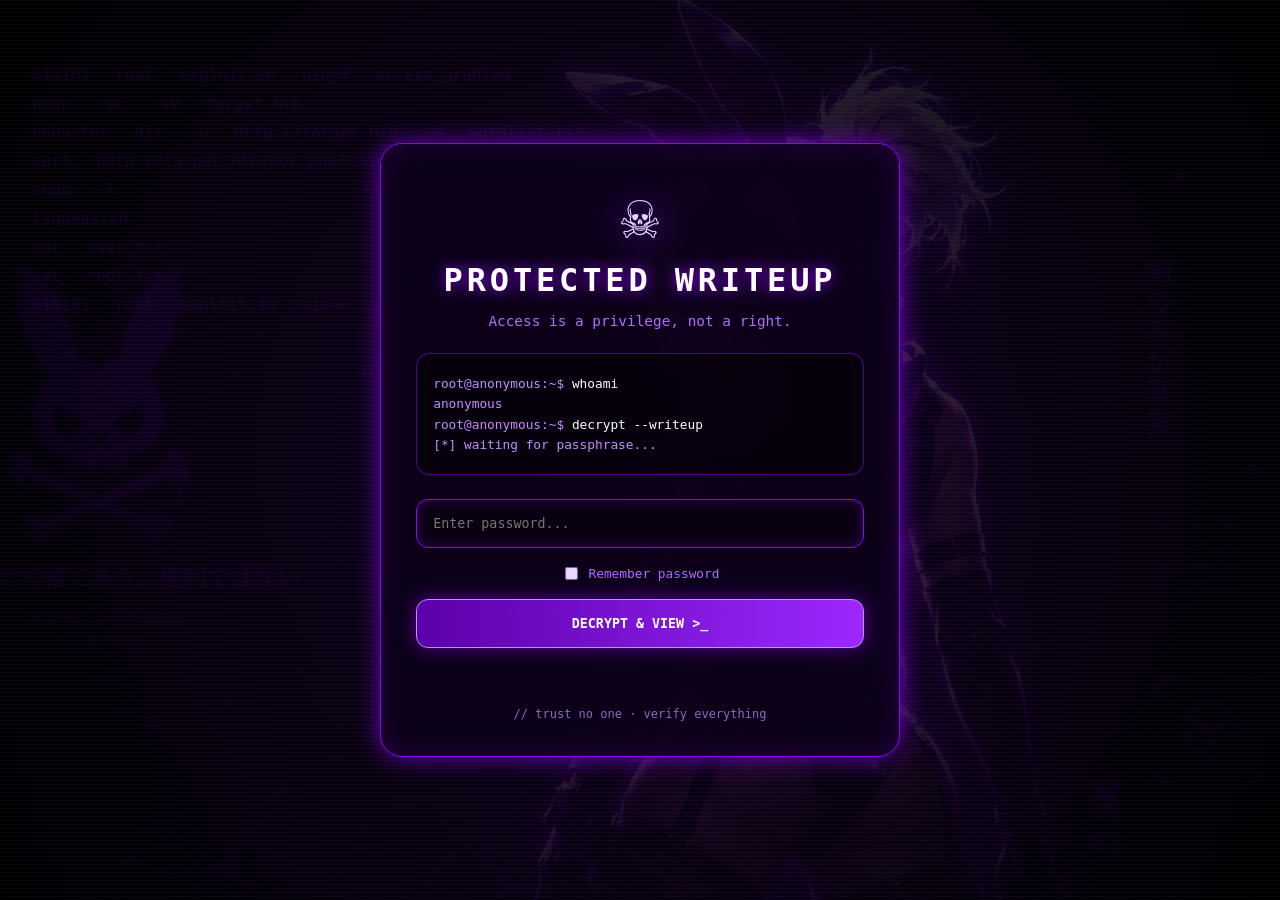
<file: posts/lab/connected.html>
<!DOCTYPE html>
<html lang="es">
<head>
  <meta charset="UTF-8">
  <meta name="viewport" content="width=device-width, initial-scale=1.0">
  <title>Protected Writeup</title>

  <style>
    :root {
      --purple: #8f00ff;
      --purple-soft: #b26bff;
      --bg: #030006;
      --panel: rgba(12, 0, 24, 0.88);
      --text: #e7d7ff;
    }

    * {
      box-sizing: border-box;
    }

    body {
      margin: 0;
      min-height: 100vh;
      color: var(--text);
      font-family: "JetBrains Mono", "Fira Code", monospace;
      overflow: hidden;
      display: grid;
      place-items: center;
      position: relative;
      background: #030006;
    }

    body::before {
      content: "";
      position: fixed;
      inset: 0;
      background-image: url("../../assets/img/wallpaper.jpg");
      background-size: cover;
      background-position: center right;
      background-repeat: no-repeat;
      opacity: 0.18;
      z-index: -3;
    }

    body::after {
      content: "";
      position: fixed;
      inset: 0;
      background:
        radial-gradient(
          circle at center,
          rgba(100, 0, 180, 0.15),
          rgba(0, 0, 0, 0.78)
        );
      z-index: -2;
    }

    .matrix-bg {
      position: fixed;
      inset: 0;
      color: rgba(143, 0, 255, 0.12);
      font-size: 1rem;
      line-height: 1.8;
      word-spacing: 1rem;
      padding: 2rem;
      z-index: -1;
      pointer-events: none;
      animation: matrix 18s linear infinite;
      white-space: pre-wrap;
    }

    @keyframes matrix {
      from { transform: translateY(-10%); }
      to { transform: translateY(10%); }
    }

    .scanline {
      position: fixed;
      inset: 0;
      background: repeating-linear-gradient(
        to bottom,
        rgba(255,255,255,0.03),
        rgba(255,255,255,0.03) 1px,
        transparent 1px,
        transparent 4px
      );
      pointer-events: none;
      z-index: 1;
    }

    .lockbox {
      position: relative;
      z-index: 2;
      width: min(92vw, 520px);
      padding: 2.2rem;
      background: var(--panel);
      border: 1px solid var(--purple);
      border-radius: 22px;
      box-shadow:
        0 0 25px rgba(143, 0, 255, 0.7),
        inset 0 0 30px rgba(143, 0, 255, 0.18);
      text-align: center;
      backdrop-filter: blur(10px);
    }

    .bunny {
      font-size: 4rem;
      filter: drop-shadow(0 0 18px var(--purple));
      margin-bottom: .4rem;
    }

    h1 {
      margin: .5rem 0;
      color: #fff;
      text-transform: uppercase;
      letter-spacing: .12em;
      text-shadow: 0 0 15px var(--purple);
    }

    .subtitle {
      color: var(--purple-soft);
      font-size: .9rem;
      margin-bottom: 1.5rem;
    }

    .terminal {
      text-align: left;
      border: 1px solid rgba(143, 0, 255, 0.55);
      background: rgba(0, 0, 0, 0.45);
      padding: 1rem;
      border-radius: 14px;
      margin-bottom: 1.5rem;
      color: #c58cff;
      font-size: .8rem;
    }

    .terminal p {
      margin: .35rem 0;
    }

    .terminal span {
      color: #fff;
    }

    input {
      width: 100%;
      padding: 1rem;
      background: #090010;
      color: white;
      border: 1px solid var(--purple);
      border-radius: 12px;
      outline: none;
      font-family: inherit;
      box-shadow: inset 0 0 15px rgba(143, 0, 255, 0.25);
    }

    input:focus {
      box-shadow: 0 0 18px rgba(143, 0, 255, 0.75);
    }

    button {
      width: 100%;
      margin-top: 1rem;
      padding: 1rem;
      background: linear-gradient(90deg, #5b00aa, #9d28ff);
      color: white;
      border: 1px solid #c58cff;
      border-radius: 12px;
      font-family: inherit;
      font-weight: bold;
      text-transform: uppercase;
      cursor: pointer;
      box-shadow: 0 0 20px rgba(143, 0, 255, 0.55);
    }

    button:hover {
      filter: brightness(1.2);
    }

    label {
      display: flex;
      align-items: center;
      gap: .5rem;
      margin-top: 1rem;
      font-size: .8rem;
      color: var(--purple-soft);
      justify-content: center;
    }

    label input {
      width: auto;
    }

    #error {
      color: #ff5fa2;
      margin-top: 1rem;
      min-height: 1.2rem;
    }

    .footer {
      margin-top: 1.5rem;
      font-size: .75rem;
      color: #8f65c7;
    }
  </style>
</head>

<body>
  <div class="matrix-bg">
010101 root exploit.sh uid=0 access_granted
nmap -sC -sV target.htb
gobuster dir -u http://target.htb -w wordlist.txt
curl http://target.htb/poc.php?cmd=id
sudo -l
linpeas.sh
cat user.txt
cat root.txt
010101 root exploit.sh uid=0 access_granted
  </div>

  <div class="scanline"></div>

  <main class="lockbox">
    <div class="bunny">☠︎</div>

    <h1>Protected Writeup</h1>
    <p class="subtitle">Access is a privilege, not a right.</p>

    <div class="terminal">
      <p>root@anonymous:~$ <span>whoami</span></p>
      <p>anonymous</p>
      <p>root@anonymous:~$ <span>decrypt --writeup</span></p>
      <p>[*] waiting for passphrase...</p>
    </div>

    <input id="password" type="password" placeholder="Enter password..." autocomplete="current-password">

    <label>
      <input id="remember" type="checkbox">
      Remember password
    </label>

    <button onclick="unlock()">Decrypt & View &gt;_</button>

    <p id="error"></p>

    <div class="footer">
      // trust no one · verify everything
    </div>
  </main>

  <script>
    const encryptedData = {'salt': 'W/vSaaE9wbAX95zpSN2OWg==', 'nonce': '9cA3qrA2jC19szus', 'ciphertext': 'cmMF88DAqTlrRGQ0RLvOF2piwAT3sdaGG6dm7XlwnKFQ7lwlnzzkUU5DyFKthhllpBX9FVteNt7WQyI/mmXcRioIyuG9xLNe7FM+e5oFl27bv+uqN+0EARBEpa0ieKwWdPKCPny1ClKQNzlbeF5EUaSKlEz6/D95anQRlNXy48YExxl0iQkpDQ6duumIEuGjHb/N9BQjCVqOIww1gHMRQvmOaHlsbqzRLBEvSXNBt6q151lpQMh7dXB9vmn9xQZKTpXK6hdE0kYNtNa3/yfaF/L9RTN4vIf24jxw46tGf1r5IWkc+4MqfpCB+72CRxF0HdGSviEPC9BJusC75X2e1jVQvwNB3HM75Lcs0B2wcPBeAeTUuRFCDRRf8/jr2G5TkFhXpkvXkvnQMh0ylXawLtIacVugA+ELTjuODRDw9Q3POo4QU9N5puiD940xH2+TjswN4/G2m11dG9Lk12xLQy2BWZOWCFkkZB53xcswhBg4ie3DtL6whUg2NFfmO3QQJAa7g6npkV6ccIIxNyGnswk+p7cVNS6mqqaOVZY4vYb3cxhDojsBhA4Nb1zakKvPZKkGZ159WxFEsK+/QVe+Jo32rEws/zIuvOM76BY03F/nll4vvLjlhw1BNRiPwtvy7zdBjBjlwWbrsg3G/8C0s7x5zOYFvIS83NcxKYcgsGzDXFrMdY7DfX1TiOk1M93AYMVTdqnll9PxZG4lejfQzefiouUMbGIuTwzLH6Y9ISA2/NDqqd7YGLpJKciLqrIjUf/SQKo5zvPnCKlVbf5ejI55ZgCN77aS9rCLlUsVxAVujOKzDUbBGOpIkMLawAFUmCSvQccIiMR2UpnV+gvR2tX8uf1fnKG5LxY/PyejKszt/Q2/h6UXvNnHzfcrIN1xPN6ouo9uRzTgTnest7/ogl59032lHJZD2QwBSGVVOfgyffQ84oUgZgBlBj6rNT7HLMLAySOWQRWLRU8FMDWydL40CFPtG+7CMHdn6ruKcEi2yNVpmvkkoHtRlzzr3GIhFBevmfKhryYqk7KFWLw1tBqDJ4qn18SmQ3AOwA/IaBbtSAw2C6bc6NWs+dLm4pis9mareLQevDwCNcJ4WCb9rKFervqPU1VQKe/d1Nwt5KZMJzAgOdd8h9wTZV+riBjjlZjYCoY2bQyhkwSd38h1EmHomUUlnJXE0JT2WMDQc+ASaT27SyHDOhceUeEvSRRp2k0UfsGYRI8VeV+9aGpdK0kQlZAOqhwHoFWI7MsMn9yRKhQifDPyJ14dXxzprP1o43Uyi8jnbmVyv/ojXqPqVFMJi+N7ISGyvNQvzmgThUSLcFSrbv73laWqcr+8V+IiclRdqFjm4YnwFvAIFPyBsPWzObtQHHlbf/+st6TmJPhiY2zMg39AJN/oC6X7kbhde+sTEKoVbxEzR7vwsxKMQ6XxuXebOExjEgrIjKcaDj8+bdDTckpj4Pl/3c1DPjmOZ+jeBw4TUJewBAaMCWFjZE8BEH7zdjfCKnSrhHkG15Itd2+KAhe3N+LlVMu/1MKb8gF0dAOBrM0Zcr8aGSJpQga+CaNiOejxAtKalMbpLmPJ+dMERo2Tnu/ZV8zIpXrpbfvK4omGTz4j5q8Gf/Mg6KWjxWn45BtAJbl3ztrnzKU4YUsQ3CpYfvLdVOkQqxwbsRYKdiyMZeWnip+N5fY6p3G8ZV5HwdYxl3Li9AyUcAd6AcIxe+AHU1F6CiQAPS0y+ylIXBxlE1QZvenIhk+5ccLBAGCNWvqRBb0ZgYKzmng/BCChBk0yx/[base64]/[base64]/2PuPBbpIVVPDrDD/Nitohtc9b7r9UttEOwunTFLt/kECHDG4PK2fnAOg9gHNGDRT3u0RaH/9HwOpapxCQtL3sT9VTs5Pd5SXSgmDYeX7jhnAgcIKP8evYjcXXxhSF5RmfBi53ERMwpzoxSzTTzJX+tXvYt0vAT+smxNYLlBUK7wZb4XMaIOqIrq2pYScWeQT/3ocKLo4VJGsef+pQc78sXeOPUBbGtXFeLyikXt+E2iePJxgPE6nD5ty0o0p6eKJ6YIJ06qnEU8H/aIh1mrsY/V/aiMzZdY9/JqZLFwWtBLhlDQlTNu2GLYKSrqRjdXglmZJAYsaszMYmoio34vZ7xVm8ravdyBIfIx7ldmIFUD6FL4yDwbbPp1TAd9JoTRzmDyRTtUfq+O9VWMTWadTIsCH+QhbwLV7zW9agRtL+n+d8p8hstUGZ5CmUrTNuHD2FZy+Q/uPWuhZ1XxQ4s94Szbm8Im4CS8HVw5ey1EMe9QLRDCS9c5CjIe2sjLaJD323I8EJDhI/YqoxhbAtiWvwj/6Xd+EN63taCHGIokTAU9EgFVrG5BfB5c8tpDuz7sUGaexYmKTT5vfKl2ITyEgsGgTgBvj4El1rRfGErAag0FPZ+ys5Jt847wBb/ZJwtktn3vLMhb45bS71FLHMtUgV+8b1gip6YkdQQPSH7Qt0+oqwpFhAnE63BLJpcOSJunHkf8r5Vna+9NAR5sabQbjbxrvXXb/5VUnWRNkIaRE0ZghyRmRqNuJ/p9QyxgozhAE1UQscS943+jeE5SAI+NBxoiQqhvXyazkw+tziEeWhjOqQyR8WZZRLn7djUOEf8nVQ/MNMw2WspklToYOadOOen8tKHC4MyUcTwzCGBqMVX+YTI1VAndBg/GHVvYunojtwh0oRCvyWUu227ro2R7wEUGN4bEHEK0hvlC2AcMe2hxI2bHBMuEoqoo78tQnhJIv/jPChtM/9lluMoTmiP5MxbfJdQ2IsPXIBRKlNadt/FsH/jXjZJFtLQX0MZ682RZsCxtI9+o+x2wqtkV6FlQGKjz/xg8HAH7uE6lXm/sLbVnibNzLlHAiRMFAPTjY78eQaUCmU7epXpG8WxZHCdmCDzj4PYizP59SvzBiygfkV/+fSyLp6h5e2gjzims6K5/6YIAnrA1PfVrgTmMqCW2s9rseMDp/8+AYEuyWyew+Ywf3MJ58PoEchaA2/ljjPzAot+X0Oo26AKYsddcneues8I4LM87lmE6u0zqpDsiDkwhyTUmBi/R+Do1I6k8aXUpGbkAnLVgZJ8cq3pxAlEt/6kXImbr6C3l/i5tkwdijDkYrTyltGdJIz1SSfhQOVSNIfCYY63+0NPRfh4dADCr0aCKFpah0s7K+9bbrNaDSTzRcJrsn/z3bhoyhM08PxMuxGlrX/vfcH3QfdOQ+//iu+ew0SdSWsU2j+M+87potN5ZnygldXJFS62HNQw7lXC8FiKPnfdJ/fwgX9CPsVoLQntul5P5UxtY6pX0siySaa20z4vWWLWECfSG3Fg7+9UY5TqaaUE+Cszq93BvbkVmW4pzky5B4uL9OGBFrcO55ZDyFNiEW1kBHnwrf5B3LvmuvdGgWCKdUWxgolQVjCD0L2QATaSeFizVA8fVqqfC/IdJy0vWK1/UroUPtgUNtMKjaRbf9a7oqDYM4NFmzbpV6qxvLAR8qL4CR9AAZzOSDRywyy8iKjFdRg0zsca/mTPGEK0DYdqOo3zsYZUcqRbF2CbjvQvr2C6xKAFIT/w4tl5asx95hC7hzZ4ivPLrM/GDXDcQgT1qmV+qieXEwFAqJFvlBT+yVg4mJoeK3dccpGlH2b3GUcgA7IMuPEE6EOYA9WJEHirn0PQatIixPB17K32ZSpElEYkn9/jNOQzmb+l5Rz75opnyyAccvQ2PLYIDP5qf8oAXxQcrlbQQU21S6WAiqqG52WQbBwdJJdWP9oJW/mSWAwkhee+0+D2sQKwyOFqVrpcgW1B89EUxdy22IagKrPYzOa2SLfhcBUbMm1XwKnUbnonmaPX9W+/PIMfijqZTusJWDOLWsR+fhtj+qM2tjkK/a+7r64BNorvCJ4IEB4LLhHp/xNnbjBifhrSULxl5YhWIYiEmL4T4O/WAP2jpJIViDN4mdqsqZ3tQgpTWwJXh2J6/mchvK+V1a7hyCsZWcZVhYs6xTqVBVWbSaU67CPuUrzmHl62cEj/Q6fnZfyXQoTkZZz3EncpPExUtn+Fx1BsI5Pbujx3bXFKaVn0NRGnxkkfhz16U/GGQCDUwSDe7V401YzMn64avTU2bD+9EX+QTZqVNvpMH6UqgHCuIDfmsnBPx42+YGupONvVTdBumCnEyOtDjkyHiiXhn9ITF7xM6oUteLOgbXUiSXhpjRJ+9Ul1PzmiXPu7ykUWcU9wZ0CxwUV0lySjxQwOusmeD6XAfh0VnO/9eZSCmFjl3xfyP9wzRu3k/vspZMuvMNm6rix7yjhDdqvdnMYUnasUx1XsxSOLicI0ZTFQmLKn/toV1o8awIE/LGitvgMPMpFKPkexkTEy20K6iapq3OSMPpiGa5qfqgJjAKF2hAAu6kvxfBTFJQBWgVPVQFj02J9hXeyJQfOWn+ICv2aQEgAe3bgdpLs99wjXRIBj/RUvZjfWdNQYkjY9oa2qdAjv2K0g07NBZ5nso6ZeZBEGXU9cz2w0UeB3o31EP8MVSqbQuaTtZRLpW5Qd2Rl+Wd6VvG/rVwvC+UPT7TmPRG2F5ZDVW5ebhID72gvXxOvTJfwF7v16l+PFtoslGSUCdgu58D6FyX1hrXSdnTS2iEkj0DLkQStKV8AWb1pUt8skva3vOwsFd30YTjUZEhsCkdck+tILwcgKiyGMEA6tAAnpsnigho+rfz+3jl0yrpmD8hw6P3bXKYglDJpCB7VBw/UhJkwZpeIBLURd9WLK7BbTU0knCdJeGmwugMZIcFMdiUmqPkXnxUL8aPqtgOURYBqH/0poo2RbkSlUOt7hx+kjloI7NKIdZuNrUQFcaChVw62zdH6eMURsP3o88770qFPTET7HLAC5UTkFEBIoDxCfotw/T8RiQRdE99zjYTv4tkE/[base64]/QWqAytemZjwweVmlOjBaw0rU4GuZiUe/LnT/KzavzvTYm4+jws8wsEzjY4IBqW63e3Qx/[base64]/Z61KVzJOlS9HUk3ljOpT3e00s/XuizYg3FPQGifuQvJ5y7jECf0tmI4YMpEJtIILjzHeHzpdtkHzQOvI1II/MgeTaPSEoeFXhugK1PDx9m2DIK6HkfqM7+7Mnws2X9RXZ3qVqRqnofuKggFtJZFyZS31BUw5myaf/2qnfFTxVZPsk8pVVhBw53y6MPsAFDxWrBIdJKiiKCkr+yFDSvK3L5rbj0TAdR/IEG+T4w6/XRrnj7pybwTilAYQFYlauxJUpkB3v2IBxoT7a/ob/jOE2pub1ZZSRF9tJyyDnP/RXiS9HLoOjzFM0Jz9vUlHXya7ClP33LvGvmn1esN18g/RxZuWI3h1d+R1C7STtlD3IGbzmBo1hTfPkChQs3zSmxBXCkbwp1iBGMg2yiRQwnGzWM6o6xaQ2hY35EBv+t6k3o0SRKFiErMUKPAvpTvg4LHYF8sNIqeW0tiy+DnLyZ1naGBfFFPTvjHGFVGmRfjyJOwwm9GR/N4rXSCNz2iRJSh7r5FqdQBzR96CxYnVeyVzbMr5t5NKwJaBr8D2r+z+hgt6StHeMmoTGnCgvOG7zSKR0UU4Hq30a33vGvNa/o44XWK5+JLVLeM0lG4/Hu0b2URLd6Yjcoeqd5DRPFInqY8uSiaCGne3o5LAlZjlNVRAYOMI0adH194FGCVX6VlGW3xoIFxpjzpGgotJ0BTvtgx2tHuSi0dQTGZOUJ9oinf/u/zbOz5b2piOUJKIxRYTI0eq4P8Si8hvatrYBs1bUjPC+rpxh+JekF8EXdAjmNWwF8Yxdcmbfmf6t7Gm879DCWCOiBxCjXA1m8qaE7ulp9N2rXxwzXg+sBH9DHQtjD/DJUTmS9p67//DCsCYBZCYYTCkoABv6SAIXQGo4uM4UTjtTTsjuL4cM6T49qBqfzsCDsdFC4wtjy2C9sn4Ub6JZYwmbQBByVoyggRYozall3FnpMGVDA1ga0hevVD/P9xpJIWfbaD1o6in1oEAxbixh2icUt5f3CjgKLsLsdok+h29KYcFy8xsEjw17VEN6HjK0wcFPpJcBG53HxDufFD55bY/QYgWj/V26CJDtDuai5wo591VF3En5/hLThPly7DeEnmW0kxI4n8XF133aFOrFi3Zn/cWQidgI4jjNNJBmhp+wcyvHyMccPda2xv7qa/SVv6iwy7voN1qwDOYNnUpDQqDh1m2Q9xl6SIDeLYbjNgz2+CxnGUUaCrScw2aWWG5NjYDMsGBH0bEG+YzqBA+lfu3BgF+jUqNhWMpWXtXtfS3GNxEKwX3TvTpDDKUTGwznfLlFW6ouGb+HOhCDlDoxLDBdCr88t6jHT/NncxnwfJ64njrBJzsXhpDMt4Fr1i4qvIsCku74VYTrQG0QkYscXaLJv8c5fh8sXMgonxCirZwMDFVdgi7Gy0jEBDPyQg72q3bOIw7ZkNnOquoDlkaq+RyIEJaY6tsfidE3hlHedM2v4XSb5z41tNDIxpvjy/Cp6s2YzBQpSRP64zuL3akjroTMHufg3ttEU/Tqi05r4Bw8xUWnbG8sbuWb4RvKLMUHrHQkJHeIVx0u1DXvgn6qpAZ1f9KnlIAzPkoxbPc8dvty4/AWjvQXQWnwaoDbdb2/QOfwW+h3nzO+dK30KErKtEV+tXCrzYGreMMY3V3n9KypKnD8iW/irDF8LDwMCZsMEqfrmtLawA2LlU8EizyLz94rQnc7geISQhpoAMFpHQVtjQLnaVatK6Hge5ncqMZ66oec83ZJynjbi3GRKRw4Ndr4XwV8wgVNHu1SB0j0VtHAsWAL+twXMDSBJB92imk4mFsOchpptyALI4zof/Vbg/cQHlCe3t2+JsAKIXdTASypZkVoeTF4IC1Wu2v4THX/OFu/m2FNa944/VIURK395yFlUwu46QeeJCXNBsKi84LfxwPYz6DKSI5c4S6WpsWVhMy1ogeIfqcRnWIprwxR+SDr9dcHqGeZGaWMcuurUYpEzdOnrB1sh47811dvyajbaw+DoOxQK0VmPD/gxxbPo+ggIq6Fs8tKdq3BGtM6AhTvW8aI95vhbpAVir8/v8qULEkS7T3eu0wDokZ98kcR0mnlq50ZSRTdQlTeN5jm+J3X1wOjE2zJGsZpTWLPVaNEas7Xn4hcuCUk/6nq6tbrbFrTz6sbhasFBi+AhjeEeu5dJjA0J65UiU2cGlY9LE34D3W8vLETkrKn5wjTmA43MvswuW84f6k34DgxMTVZEZCeFtcjAbVejs1RnAHj4VV3SSFe++w8qac/F33+d7z4YXHIdKI9ZCo1KEZtyE7q5WUXdMim4HXL2ghTYkp8epypoeTm4nuI1sOVm63bdR96559GJzLfHKiTESCRI2Gfs4gzRHyYD1fVlciVXjO4YLy/AD5WZvSi/bZ2r31ZPr7ztm9RlCvztjl3y5DpfA5LWLKJPmyz7kpeaKf15YQNxRm5ZQZSxg0RaplUUpfMgZY5qsmdlY+SuDF0tNdyrU5TuYAjSFYCmiWO7gwFoi6J38/70+olKxKBnGbyfzwghPAc/WSc3s3D4xrNFbFtn4Pwf34M5CexkLfTZXX+Otg8kkOUZ6BFEUywHQM8qRU9LzE7sc8y9J5yShjWlqfIo3AJCQbsCx5myBhAn2oU8jdsBD5wNcwcdTUux3INUsYJKlBQ8prHDckMsNEd8So4/ntjvjTTKfr8+MbuZHsAB8Zc/Spc9g0rYQ2AQ97VpGX1POi3T1c7M00wMFtchQd/UjT/GGkagMqDvsyBq32N+XaJSMSsHEfKelXrrQ0brwH0Fth1lLweKI5C4VI/HxXS5nB/P3K+HMZIMM1kh16rMYtP71tV5e3pZZBCHTKIyQTz8L2qM2AgXcG8nVpzE/2LZw9GdwEH1495GQBm+8x+92YsGFwUbmiNd4MzcfSzGipnn1VXHGnA41eZOa0hFKF7x5rk4XBZt69v6WwfABxIuawLP7xaC1gVgc42bSt8T2rsbRs9tF+0eGoZB5+6V2UQN+F1er/OR7mzF+9mZW/[base64]/Tlc5TGjiPWiZ0hOAcf2rLlHkR+Odp86L/+xFph5I/qjDx0qBCljbzbvQt724FQ7xsOYseXXzkw29oyVGlubRHnlbwmDxy6vgzl3bQXIn3MdRee2l/WtrIIvhdhzLH73QgNAZLL9cHRbpzvpMOYwWJayxMRexbyMydS2velGjmoMytKaLkjgzFYR9CevYE31ccqsGI/pCewxqIgbL5ERz2PR+T0oHrFG62EW3fPKMGcqa0IlbEK1tgeHybgY19RXY5f4ugK1ChrqvrzQznQsxCbEWsPwLiYWf5pR1Rgh9bslPQAbGphzy0C+pDRIk54HqSQ7eTkolDqWR/5RdPo9tAkTSuSFn1r1/j1dkQPh+/[base64]/FGOJFeMWeq6Am0SRObErsTWeyimz3bjpuKJ6NkiJGiRMlDcEwGhgDZ8ZpDNH8mZaXNJSLVHtkTbF8ODziuQZmhlEHf1JJx6OoHIqv7ld/V9JOPFSniLyfLmKFMi+f4JxaGqzCM6XY2meqboDFYL6+NNpaEvpKzo+g9+oQKqbjVWPj12sqjMlNxk5+xCn7bvIcZwksOr3IlISp5aD5/sqc1GQe48noQhWSLBfNEEYQzusNdCpnHhFpe42JgoTyS01fd0fyaeNc1HGSWEhYEN1UWme6GAdM/+tM9AT3Zenscfzs/F7obymXKGakXkadqdpjO2paDGYSgOEXFxKh7rfSYW5Q5JOcRnGt8SkDAuj72quKbkqKd2qH/CTV2lHQq9WGxmlr+OcwcRvZ8dePiTYtNFBu2NsFAfvyn+Mczi/gtpg2jo02YWJ+RT1nqZL96ajeBJ7r1lF4tN3Fx6m5Qi6lVn7INpK38Z+NUkpIuvlX7i6B1XenWFl6+Ucj6udZXmRuPMlFxyV6XA9pf/HfN3DMEe3fscP+1JdW4EqZ+963sBiaqYU7ELek5v1MGpj7LwdJY2O+VcKxi2AnVnMUwKmF3uGoNYIeK3vlRpei3SgFB5/tD/ka6cR+KoedkhkOVSO3NPi//1IfOxm2igzbng+EY7gQHyBR8gzVLSHwaLHj+BvNQ8GUac3+dy52tTLuH1o+gTepjHJOITgrw2N4/8/KPZaGZJoyu74IyJZy+Uws/2O4wXFyobtcNSku89M33v0AohlVGzd4kptvjz/a8a4tg1Ewe0h1F5GTLFzLZOZ8aOr2JLq4BTiuY2PN3Xb9UvgrPtEMoLkA6dI+wPkQDZabsCuKS+d3x1ditrakv3FBEDzIChs4J8Nnwb8EqqDtwLI7/U0MxG175orv7ju9oO98v7lw7Wltx9+xdytwOUl1o7C4X77bftzKMuD9p30nLaWp//G2fjXU/sEfVFUHkR4dVAI6mOvXYbrTK1QHw7le9Hi0+DQ5ucX1yrtUL/YyvuXx1KGAY169TyrisMSbJ24Gt5/qf9NTkkkFgqrQwk5/Vsyxz06OpNjNaF5W6DpSX5nX3GVnAfTQKFBYl3RCHpEipTnki7XIEZGsSnUggyx1GZshCHUVRu7iu4QD062V9Qi1ZOV4Un5bW4G149Jqc/am9DyfF5pLrLtoxdm+0W7JzFlAwNHG7LvgWVv2Xus8JmXVh5/kyslXyIV2u5bzzvnj+Tfx9eix5KmuvqbnM9JDWBU7YzjEhQA+eMr3TN9thBC6E5K+Mi6IxRVGGwYP7xliyKEuY8FnEdONHwhxkZr9muPbwCSA1rCu4yzlNqfbwNdZ9VNNP5GWhLcmyp+7hHRYKky4ZHWSufyh2TX9XzWrrZXlWrP/UYd+mjreD49MisnBbA==', 'iterations': 300000};

    const savedPassword = localStorage.getItem("protected_writeup_password");
    if (savedPassword) {
      document.getElementById("password").value = savedPassword;
      document.getElementById("remember").checked = true;
    }

    function b64ToBytes(b64) {
      return Uint8Array.from(atob(b64), c => c.charCodeAt(0));
    }

    async function unlock() {
      const password = document.getElementById("password").value;
      const remember = document.getElementById("remember").checked;
      const error = document.getElementById("error");

      try {
        const enc = new TextEncoder();

        const keyMaterial = await crypto.subtle.importKey(
          "raw",
          enc.encode(password),
          "PBKDF2",
          false,
          ["deriveKey"]
        );

        const key = await crypto.subtle.deriveKey(
          {
            name: "PBKDF2",
            salt: b64ToBytes(encryptedData.salt),
            iterations: encryptedData.iterations,
            hash: "SHA-256"
          },
          keyMaterial,
          { name: "AES-GCM", length: 256 },
          false,
          ["decrypt"]
        );

        const decrypted = await crypto.subtle.decrypt(
          {
            name: "AES-GCM",
            iv: b64ToBytes(encryptedData.nonce)
          },
          key,
          b64ToBytes(encryptedData.ciphertext)
        );

        if (remember) {
          localStorage.setItem("protected_writeup_password", password);
        } else {
          localStorage.removeItem("protected_writeup_password");
        }

        const html = new TextDecoder().decode(decrypted);

        document.open();
        document.write(html);
        document.close();

      } catch {
        error.textContent = "Password incorrecta o contenido corrupto.";
      }
    }
  </script>
</body>
</html>
</file>
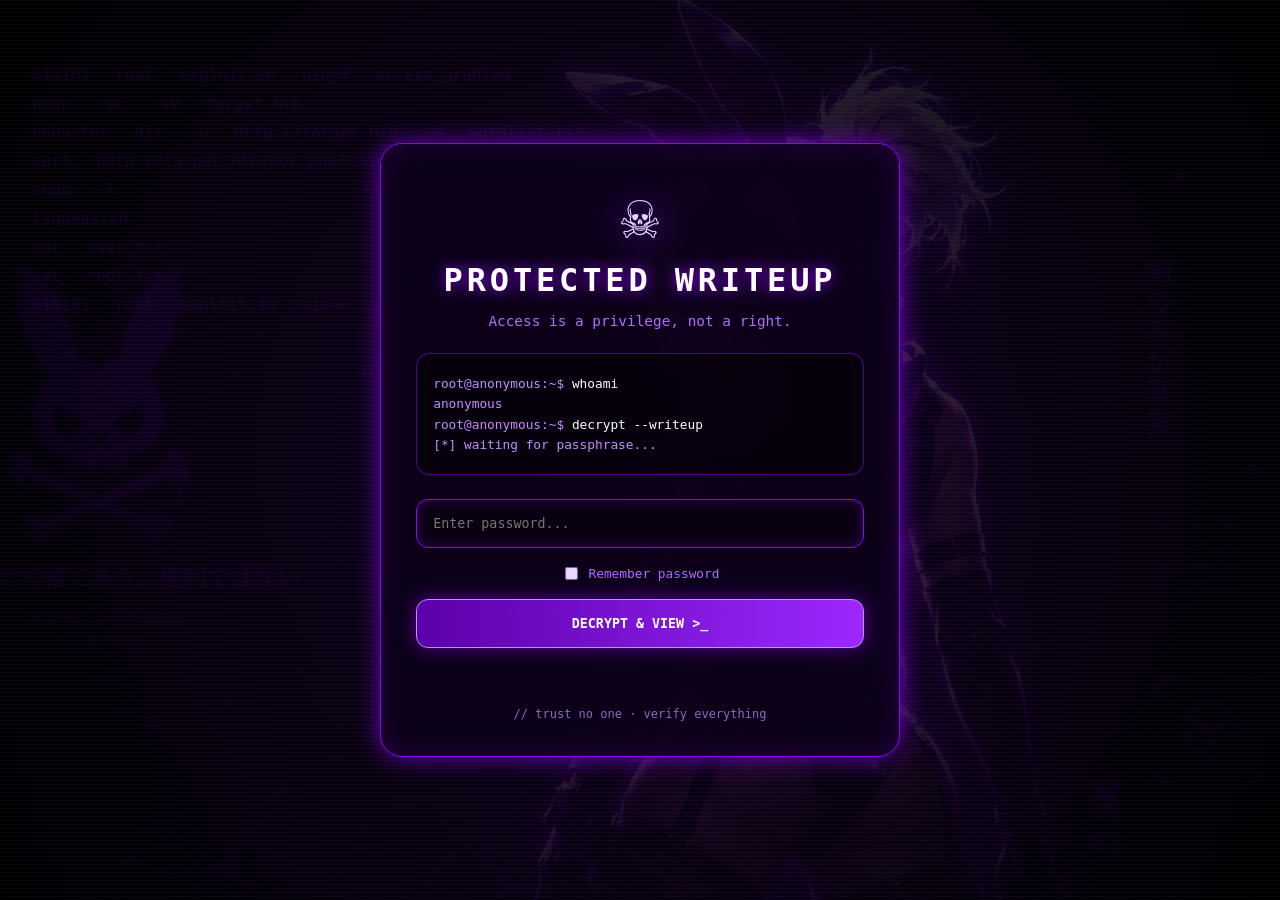
<file: posts/lab/nimbus.html>
<!DOCTYPE html>
<html lang="es">
<head>
  <meta charset="UTF-8">
  <meta name="viewport" content="width=device-width, initial-scale=1.0">
  <title>Protected Writeup</title>

  <style>
    :root {
      --purple: #8f00ff;
      --purple-soft: #b26bff;
      --bg: #030006;
      --panel: rgba(12, 0, 24, 0.88);
      --text: #e7d7ff;
    }

    * {
      box-sizing: border-box;
    }

    body {
      margin: 0;
      min-height: 100vh;
      color: var(--text);
      font-family: "JetBrains Mono", "Fira Code", monospace;
      overflow: hidden;
      display: grid;
      place-items: center;
      position: relative;
      background: #030006;
    }

    body::before {
      content: "";
      position: fixed;
      inset: 0;
      background-image: url("../../assets/img/wallpaper.jpg");
      background-size: cover;
      background-position: center right;
      background-repeat: no-repeat;
      opacity: 0.18;
      z-index: -3;
    }

    body::after {
      content: "";
      position: fixed;
      inset: 0;
      background:
        radial-gradient(
          circle at center,
          rgba(100, 0, 180, 0.15),
          rgba(0, 0, 0, 0.78)
        );
      z-index: -2;
    }

    .matrix-bg {
      position: fixed;
      inset: 0;
      color: rgba(143, 0, 255, 0.12);
      font-size: 1rem;
      line-height: 1.8;
      word-spacing: 1rem;
      padding: 2rem;
      z-index: -1;
      pointer-events: none;
      animation: matrix 18s linear infinite;
      white-space: pre-wrap;
    }

    @keyframes matrix {
      from { transform: translateY(-10%); }
      to { transform: translateY(10%); }
    }

    .scanline {
      position: fixed;
      inset: 0;
      background: repeating-linear-gradient(
        to bottom,
        rgba(255,255,255,0.03),
        rgba(255,255,255,0.03) 1px,
        transparent 1px,
        transparent 4px
      );
      pointer-events: none;
      z-index: 1;
    }

    .lockbox {
      position: relative;
      z-index: 2;
      width: min(92vw, 520px);
      padding: 2.2rem;
      background: var(--panel);
      border: 1px solid var(--purple);
      border-radius: 22px;
      box-shadow:
        0 0 25px rgba(143, 0, 255, 0.7),
        inset 0 0 30px rgba(143, 0, 255, 0.18);
      text-align: center;
      backdrop-filter: blur(10px);
    }

    .bunny {
      font-size: 4rem;
      filter: drop-shadow(0 0 18px var(--purple));
      margin-bottom: .4rem;
    }

    h1 {
      margin: .5rem 0;
      color: #fff;
      text-transform: uppercase;
      letter-spacing: .12em;
      text-shadow: 0 0 15px var(--purple);
    }

    .subtitle {
      color: var(--purple-soft);
      font-size: .9rem;
      margin-bottom: 1.5rem;
    }

    .terminal {
      text-align: left;
      border: 1px solid rgba(143, 0, 255, 0.55);
      background: rgba(0, 0, 0, 0.45);
      padding: 1rem;
      border-radius: 14px;
      margin-bottom: 1.5rem;
      color: #c58cff;
      font-size: .8rem;
    }

    .terminal p {
      margin: .35rem 0;
    }

    .terminal span {
      color: #fff;
    }

    input {
      width: 100%;
      padding: 1rem;
      background: #090010;
      color: white;
      border: 1px solid var(--purple);
      border-radius: 12px;
      outline: none;
      font-family: inherit;
      box-shadow: inset 0 0 15px rgba(143, 0, 255, 0.25);
    }

    input:focus {
      box-shadow: 0 0 18px rgba(143, 0, 255, 0.75);
    }

    button {
      width: 100%;
      margin-top: 1rem;
      padding: 1rem;
      background: linear-gradient(90deg, #5b00aa, #9d28ff);
      color: white;
      border: 1px solid #c58cff;
      border-radius: 12px;
      font-family: inherit;
      font-weight: bold;
      text-transform: uppercase;
      cursor: pointer;
      box-shadow: 0 0 20px rgba(143, 0, 255, 0.55);
    }

    button:hover {
      filter: brightness(1.2);
    }

    label {
      display: flex;
      align-items: center;
      gap: .5rem;
      margin-top: 1rem;
      font-size: .8rem;
      color: var(--purple-soft);
      justify-content: center;
    }

    label input {
      width: auto;
    }

    #error {
      color: #ff5fa2;
      margin-top: 1rem;
      min-height: 1.2rem;
    }

    .footer {
      margin-top: 1.5rem;
      font-size: .75rem;
      color: #8f65c7;
    }
  </style>
</head>

<body>
  <div class="matrix-bg">
010101 root exploit.sh uid=0 access_granted
nmap -sC -sV target.htb
gobuster dir -u http://target.htb -w wordlist.txt
curl http://target.htb/poc.php?cmd=id
sudo -l
linpeas.sh
cat user.txt
cat root.txt
010101 root exploit.sh uid=0 access_granted
  </div>

  <div class="scanline"></div>

  <main class="lockbox">
    <div class="bunny">☠︎</div>

    <h1>Protected Writeup</h1>
    <p class="subtitle">Access is a privilege, not a right.</p>

    <div class="terminal">
      <p>root@anonymous:~$ <span>whoami</span></p>
      <p>anonymous</p>
      <p>root@anonymous:~$ <span>decrypt --writeup</span></p>
      <p>[*] waiting for passphrase...</p>
    </div>

    <input id="password" type="password" placeholder="Enter password..." autocomplete="current-password">

    <label>
      <input id="remember" type="checkbox">
      Remember password
    </label>

    <button onclick="unlock()">Decrypt & View &gt;_</button>

    <p id="error"></p>

    <div class="footer">
      // trust no one · verify everything
    </div>
  </main>

  <script>
    const encryptedData = {'salt': '8k1xMd+Y3j05Mb57RNU3ug==', 'nonce': 'FJ+zfD7QbNpWNIq2', 'ciphertext': 'GB5Ese16NwuQAI9KQxHpuwnKFFI/dmnbhodzpyRgsdeFot7si8uIqujenWUb/YuBDAQ1rFzDaUhPRbqba1ujMqobXf0WQx0QwmQc1xAsMbI9P+X/1kKfg24EzlSb0NA6adRWHJKoHqhdq9E9hTs2ahfP4n5EUXfOMsOyXE32NIQqwsrsIqdYpOrtbtETVk+mHLiChbE+E5mXi6OYPxt7JKxMArVSOXlRd7BcrxIB6KUb4KTQoAE1nUmnGvNkpxsD61cbeuBr7XtU6nbLxDSHUfoTn7jmCTLxunkD8EyGPrIcSglXO2j5Xa/[base64]//+YjII3P4UEXIP3MMo3kbKqksR+kM4QvVDBT+zXACMzz/xODtQgxaTJA+/YV/OxaADu9+7rgAbnkbz5F4cekB9aNG62dAho8MskXV8jh4SYl2R9sFUUtp07dmYVaT/k2n+Nw1n28E+mz6z9u5XNy+MILEojLBv+JHr2dYkv5JCACImjY8R4NOaEGOrO4yXy7FxuVJz/cEyb5bXStFcyzAGti/foM+N76K677z6ZPr54B9r3A8O25PmFIe7X8RRgVwKO5tPhZsd4su5KCDEjoZFsRLH3Nm/LCI6xwQ7sBmHYmWWRQQuPC/[base64]/Gn5omUj18c4i/L+moe33PldPXKPeQOLetd0lhcuLrv7oKs3HJEgV1diErxXbSghBjW218DVZsJ43VGNr4m4ggAmD6GKLOWDAM/BW4aWpWjZb4ZgZdSM9REPccdiiRRnmmUxWrWS4vlBciaaQGWvMAIhCp9jM5NaPvk7avnwgLg8HHwCJ93RAI1eVBWv8BD0tr/2fR4Po4y3TBGNWWvzbWonetuAJJ+o5mICzmJxlgSI6EGjYq2WQ0yv5FsoA3bFKz6ZUKBeyYnhzNuBHyeQ+A+6ADrXQBf4wVe2bhdEnDZ04XEQxsjP8fPp3wCgwH8WktdeYvQd7BstD7/aanrnSf05zh+IWWb6O91ydfqc3MUY/1ztfNzg0NK4Nd04gfKobEztptGTXA1bxYjDTX7ifCMyd3orL24v3LOM+kqPtDzrTx4/JWMzHyxrkWaUr2IHYedAskZcrt6a+NdYUUCOOg4Tig5dtH0zQr9I0XcXdvvUodta6pThkhaBAOpQDc6t4ZaNlBVD6XCQpj5Vv29FL7pHl4xvz0PSAemUs/F5AT3aqHAum0reBeAg4I4Tr2VgiHXYQpvBQXwHvjwB+IZIqt5+VN/AUBT41cfR75mwXlrvubk/57WpuAG3QWgWPGpwUT5TcD4QYD6FlKpHFaQX4j0I759wRq067tYUUljcq6TOiRTMv6NFD3l9A5g/ehun+dOdfjgHnTcp7nFRbFiAHgj4mgiaJGm6nNU2VSWyGmKokYYWCwuHG+t2Rl9w9oAiH4PNRuTOGz/dsmE0Yumx4NbwuZTPo8LJs7yqIMkPABezbPPIOSnmegHi8Apes90BEDoUwRsPIvCGhE8TIRRq0/4rOi38j3Noy1zClz/l8YwkFxgWK/iY01We70MYVF+xlJoFeQElruxTgFozXvFy5jujmoznWNf21sKC4Bh66J7VTQfnRG+bp6dLFmdF46UaV8fvnsR5XoVC0sKE//i2SmI5vlq0r3sMWy2rrpRAT5VjAbJe/pfI7pxIpeVE7V3IsiON4q4hXCdS2R8pNEG9xXELCVdTXLSP+2vwT/T0hAV2GTHGugoxwRB85jH8FL24XjrweiA8GH1Lu/2ldH93cy9tgJp5hZ+EnMzxkguvLYZFvDyYh9M78zjjMX4tX8hFzq9yreI8iTl1JCnENWBMchp7P3pVM2nAO/lvTicRInn4dbDN1rN2cGdtpYvBtTBVJzvV3ixmPqJVX3d3f11BgzooExeRIlvwRbEf7hzjMdYF+E/ay0PfZjtQ+63Q8L8R7yPIp0ZJ4tq9LCqGtSlXs365i/wH0FNhfOOGOC1DDfRFIL5RlIZp+6+TA3Hend7nfFq+iIFX+Lx1t7R62Cp9xI6o373w5DDuWIkvrbpMMxmb5PhcEzLv6ESbfPxTkZStCjvtUo7Gs5tWmFG/M+uN6P3R09BZOHMZvRq3m23JjfrhmIVdvd/HjwOdS6VhR8MwretTuwla2OBxdBykM5c7xwXIwnLrYegZXdmCVe4jir3eEqzxVOd9B1o2ocsaSeS70vb2uyi/tqfGAWPXgOy5pBaEOiAcAwSzEjW2/lVByyHZX0mmD+C2a5ldQoiBZ/wbEG/Tp7RgJOuC7T/3TtercksM9ByTLCC/jAfVmC4hg+EXNxoB0AOGjWEk5+BH+ZrVQD1pDRl78up9qtUAvGvFZr+NZ7GNHTgMtKVMT+8ZX7U8GxB/XRcJ0cy0oQ33i203Xh4XTGweXRoeyNBjdlaSV27eBLlsxnSzAKK9eqgGLmbCEIlhiHgOlh1lKJvjcLsw69nL09cApNtjSDeXPmXHTejX2f0RvlDjdhygscs7VLfHXwXHyKtwBngFVBbt2mne1qFnuZ+XK6iBbJyr15k+WIGzK/Z0Pu4I/WuHImW281mlXDu7djZJdJ9BmygOgzhm1v0vj/5ilL/457t1w32z8JbqPbuMjSD7194EZhShHUzEH7vFsUHwIfzeoJHy5ewqPf+AhFlXSjZwXJriVNUZDNSgJI3YWb9m3n1p+ZFiFpUCgQxo/LEC61Sdeaso+XnjBOe6ndXRAjVoMWhD/0koNOeYxFOht3bWFCO5ZKAUMu+K62qicKfEz4s5nk8gwvMvuYk2uIb9DWUvvHAGXuGmFygCV0lqNvNo9nOyjXk8wp9Q+X/yF88URMez2L+SCEIGO2L5/H0pm/5zwjz734BJtcwAZowqtq/p8zyjmzo027oUK3FqUsqOg8Gf2zKxhfiJq8gRRjDiHOTetCOzz/1QOI/wK25mTOyn19RgCpCIn1KKckKy2C35vaeZX+ryYa3j2DfgXIMo33igdgvk1i+q42zjV7FkulPvGMDgSlvOnzZaUWj31R7NhRuLaoALbWxPQe+KZFhfP6mdhczd0/n6Hhn4h6FWdBpHajJENaEcEAb/1ewLN/O6MbvDjcaemP2irLft6pB3D7d/zD7UkWPl9Zfgc+dUSyMm0oCoY6lY4vzcwgO92feqXHWgKTGwW4VomyRDdBTEU2qwYyg4c5PJ4CuBFdHas9LaAhAzfinOC8ltYLKrpdKRsQa58OCJCT2Ic5afcL1Yp4nV+Md1+g1eNzaTHQNy6jM8Cwj8JWcNTOgVtaAckaBt/9sS653PX2r2qijvW4N3VoolXCPrZOWD/S/kDDR7W+hBsLMXqCXwbqD4dHPpRk7fZycxBTIxLQUxmij3+qT8oypD07pU2nGza+w4R7W3zRns6gCkGJjkV1HMHpynZjDgGhZcVWgOBp0zrHojL0+YYZGGnGcQ15rrqS676RxVLwWa7p4LdYW/SqKDXKYV2pLR8byxSPy21BcrKjzkcMSjw2oGcv5b9S7QmXMcAgMD4wbQ6ZyoKZOeWsMyQ/Ueg3q1kqmXH1CrV7Gdxj0AwicGCFOsEuj3Qc8rDHm0cbzHLSs3bPL9HclK1EEDEMm+YjX7MX8KCpk00NT3HUq+KCYawGsaP1OaF2wxBzDDyfqWvrvYEhfeR0mV2WexSkw66KnEfw9tTHXNbgVLjVmCcYeVB/bqUWAqm1lsIj12DaPmPS3UEo8v+laLwvljnlR9KJ9hn5PEG4IWXiCGayaAVQC4WVSh4KAjub+txRLC3Tx6Boc1wrDpiln9hxdPLy/swXV0yODKUnsfv8RtBwE98mBc4ndKv3KqOft7+gjdS4Iusarvw4HbKxanEAm0NJAEehW6343+jdchC85DihN/[base64]/6kl9jv84FcbMHWTK3W1jJvr45KqxLz5dRtdJ3IQMD/3qbSvNpEMbx7iu3/J3O58fDbqtRuAD/tKU68U5+Fx51Uvg1wSfvaeuW0Zydb4aQDzwnBUiemqN77rM8fP2Fn2z3vaVChyhqZbnHNXs26Xd7rDcvmdG1IU+Sn4f3T0poNdbyYcasrY/1Rfl9+x3IVJKVS8OTXn+ffTIc9lvgwZYiJnPmsGCKYGI7IR0l28ILp6tEphgBnjSXMftbW4Jen3rAP0x9hPh0V3BURonsg1siLYwzrroElAI5nwcBv/uf57wqMDqgwBJy+Yxy0wk0zCVWtPuucjQ+6zHOdgxVxxBvQrgBG7M4StNRST9hKS/KzwF9mJzHgG8kfalJj8+ZS4PEZ5avydIZ0k0szRgr8fxglBiMsHckF1iws+euCKW9wOVyZOVvoZIC22dVgM8q5G4ZUbeZn7wQFXrg/yvSy55B8XTMa3ElcxQSMSW6e3Gp1EqardZd523xppdc98HvpNtMJv58D4OgP3TteNEF315q4cR+GCC/DQ40f8UhTdGMKEjK3UycZJk6gA5OGLn5s+gwLDasrxEXcHkmZBUIL+h2wOz9+sk7n51lVdf/g11ITGy1VlgOngwXTYisPaClJPI1Q/sKuUVEGeXtaxJsr3UpuS+6zs62IjSzZwikaFGvLGKBdn8W0QqjiCvwij+c5Gtx1P2MJQcspTf6H5QHLG+nKV4Xwt4ZjMlgRTihlknS7ZVL+QP3G1lGTHSni2T/kcCZ1qW/6MgvKJ8n5fEkg13a6J0ZCTL+FP+AOHwlCVo3PdMc8IbqFTP3JQQnm5US1croZUDNxMoT2z4K9COu9alocZiNnaMiGDxLisSgDCyIjWxiQWbzuAqiAYo7x/YZUynbZoBbNKCDo7xUXdpqrii3DdJqBV3JRgZ/nS2A/JFLRIf9+8MBzreA9Ld/SNTO70WSaGcwWvPKH5KuPSK2llBaRvF1Bh56PIw2dnXBlAL+g/vHG6x5jotQKuiuLkhPFvS26AjGEDzpBQAACCJA+Xz8Y8EE1EX1OqlVGwgwQ88dUctac6AMWz7+vVJAvgLi4pS83peuQ4+yOiJMR4L0jbeGD+ga+q+yfpnNuKBktG4WepR1bS6/MSwf9n/Dfw6C1lGjOATWtJ9l4LKFd+l08kVtRblMa6PvAPpS3ErO7UrraI4GNv+8z3ODZVUusL/Z9RLV/AMvlGVQSNQS5IWEMY0YAw4ZNe8iggYafPFgIyKKBTnV5CcGPXXcQUpDjkp+79rD4dKlupkSCIY7UjxVa92hNRm4OSY35QQYlHldVWzHW75dV8JqVx8sV+ZhUS39B2Z4BUzW+Rg/Rlc1+K7h16gWI50xAqGUBRFv5aGyjt2VTJ0SP3gMejaaUSRyU9W2hGoOapc8a0qxT6rJZrKWIplfPQw3WgL5PWNAoX35b0Hy+JffkzmfJkbiC2GHHgGbkXxiMAIfnpRy9MVNW+0Pz3++YqcbFJQU2Ftansu/C2J7pep8OWerLx2vSV/Um107BSQetKA6+ZBgkOH3o6KvFjPqL5O8f4sfem8Z9lY0UiynNt8vjjCus6h/f0WnfzBSSUmeKd+FvXixp3Ez3QkK1CHvi+eHTZK17ITpN+/nx8x6EuJONcu3mSTONXzl7xnBkW4IzbNlti8mN5sGFPqkLv8Ha1VjndFwPbuRJRYkktA+jf2JTQG1rqpyM+Mkg52EvRLDTDLwujoMsLmZjOUz8SMPSoO2/CXFuYUFndwtgjm+mNTDKGYVzsZ6X+1brNykV2MTaaItgN/9IwwGpKKZSnlbG55zgRAg1eM2Ul4gnIVpQDl8RN9i+c2YMs/PEXfakNKJn53DqR4fHwQHd29q1GKFnltTJM9Q7RakyuCHfq4b8nVMhuCUA/19kI+BbmzgdDUMmBZJSHP26SKHclR2saHtK5lV3p9lIKXXkkNZ2pYYVS1AubkB3rtMTAEgS6px9m/fsSyOZQ/nv4pfLKdOKHKc4fO52YIInD2kGaTqjvldM+HgZRcYsj2oH9dr87W3GE3sZzA9JmZOQdSz4IrbLgoPKXsd2qGyaYrueW3fWdJyxZ+UicbwJRiRsSPNFVSkCiuBTW8uZ1c3e5K3tmPF+/UMA+uA/EdjAhjcYCwnwBYfVRDvNKYOcFVcgKNri1OssMo7ng7m2qA8oTe0jhl+lXFTXcq7rhRDI5VSl6WO9OxBGIxEWXfhehDW1oTYDjpJOUy3JATddnSywsLvWVhG+tut0bDDOYWl79GhZLggS/cf89JEv9IS9GHvETQDKbqnXB3vkOoDsb4pzi/QzAfXg/4TRzS6iB3hGTD0EIkvUg/jetatFocafX73S83ye3gZ1tI54xZDalojjuj+WvkUpQkTtYBw7MvdaaEWLaoUQelCFshqCvkRCTLoSmqv9KDuGI2vfR2XvoVqoBq4IC8V917OrMkIQW4Az09jqZZ9ABRQYlFOJvpKHtKd6HRAgovJlcRaRVcEFvtwMbI/lng1xMGZkWpAk0Pm37DRmNBxS2c3M9eA6Mz4bYldyoITB1YfWPXGIAb6kRR3c6+iMHW1Ojk3e/SJ7eOdaKV26mCVo6hDamCQBozoIVkjYWVSvPCCdzbo5k7rF6nUzNzdYLPYgpzAyaMFNGyWJKYR9ZzFJzYs23l2sIKL1TH44UaDlnqamHZBdZoDkh0j0Z5ps3SRPSla4cHZ3q0UEZ3j3mBywMUU+pw0Bctp9q3wDDL4NLcENHHrGAvFd/7X0J1lBY+vGt5tlw0fC6Imx1uIir+H/eRcP17ibfdqoAYz7JfBZEwq2xgjZFb668ZyFFwZL0VGiLxkZiH+GbO5li7x179b6mjJqZLmFzsbOv7KO2e8Y/ItiNpACAGYhnl9nPbGgUU+O6paxNHcD4FFedfZNQZ+VL6pOFdiM+0Fhkzs4LcYeSQ0nI51f3ECuJVwEn5OSQzQLrOTPJT9aGQkOL9yXAigzYXaIEzpH2RCeLTDvvionfrRRk0RSzN2opOQ5ClCJPecjQs4CKc4M/ch0Y89M4/CmyqjaSPEezrf5zkyBxLa8fgBwJ+Y7qazY3jil2Dp5zrJF1xl6K8QLb0Xd2lewuBJuN9Nlb3Vk2JbQOdtd+0KDEF54K3EuGHG6QehVyMo26eEZb5VLBmDBLC+ZkrsF5iUKGofDHwgpP2/Y8BVjBS4SeMWnDoHSfmujzCXY+zEruYW2tNnaZad8UsXlZet6KZ/yQYUaFXArg8ngzJGJVxAjJ5Fb2gK/XHgMsVKFLIRqWb9nMJIbVACWdv7NJPmmF+2VBK/0lNM/XJtw8VkYiTvwHbJcRhnusatcGcxXTJ3PW6wkRod76eXqRzXtwy3DEv17zANrNBKcWpStKx/5824rKVDcsXrbK9mlbaJc3BTs0KG/3GuSJw1DHw6paydIhJw9NAZ3YOhrQknkFm/huU+sZytlrhU+KrFdfThb10Ng+3GywyykMjs7NQy3LwqB8J6Iyz5sst4mJz36BjX9Adf95wF/+rIlla7kAEfxYKQ8TD+GhBGamWRd9l7YbIvWI6nyRJkHytAJ9u38jgLdYwaiRUZZWKF14gfd34I8qA9OsEWc6jwjFxVThEdu2lHQunUdfehcvs/jKYq5l0Rl0i4gK2ti4t5Skw1LA/yw/Q3TXnckk61MWgsTxMd8F+9mTi3ERB9YBvB7h99RoZW0sFc95srZF2JND53yQEgM/cWLuLNYJw5q2VVPlfGEwp3Axu1Y1BMZqWH/OQiT5NpPzX8o1FRHcQtvqJ6b6tUoB0INHIdoivSOMxnkEn5F4j4udhcNKso5c/eg88mknvjGOk+jhiZeOTyDQW2l75lVHXSF1jk4O8Vam6xPWSJQ8K0O6IEgZTVak26UYmZ6ARevMGJW77M2sr3PQ8cFX3+toNHGHO+A/TK5yMFJHJZc7bimF8CDJe+imNpJ2PWoZVRlKppSgALPLCeEWTicmNfF15TTx4pri7/fKY99ObeXKT45lQ1zwWE2Nookbn7/rB1Eejz52pY+smZi86pIBy4jTBWfzV5JS9DHDp8Gpqv9Tgx2L5nJBBaielyRJpCo+x/duC1V4NVFW2wxggZYq2CSvmGsOwb1wLig4ZDSBvnkt0Lr/[base64]/FmS2bb53n7t8EZuaSTUx2aTyk+QogeOJhCrghb18qyvmLtCK1cE6TyKmeJSg+IETkDw17gNfnNrweTxCCRje37a32kH8u+ii+A4Jbukr1nNinonpU+3ICcx2qyXsHboVMUeLhEy903uODrWthJGm0T6Ifyi5yqU4WOMuGcEmdUpI58bpiCAyKEZIQzv3Cq6TILmzh4/9aHWsWkP8uV4mpTQm+Xk2bJ57kIVYcDPDtjJq2CXfKQala9/i2meWs8acQCbxCCyu6UbZ8q4oUQlQOywo3+7StSG6fBlIIQYgSyjsiaJKqFnl10bxaVtv5hhnESpIpcmBWmHUSFyKqpVhihmKlW8NwktWa9zc529BifMX18L/QVKt/NmbtsAwPZDSpDliJUXKRtEHQXe/kNO6cuSjzpz4rsHP4mFSZiCX/zQrcUHVLdJCsUYdabYQEwGmxmsPixLNC67rN5/8omEtST6WgtT/0BidG2tNiV2Ctn+fx3LmvM6qSe4a2OUF9VbTsHgOAxFX8xwGkVHu0miuSCsUqq4rdnOB2Ul68qWgF6tsZdJf4WDaEB2CekOF8BrNUuSm4sV/XF1y5gCi7CezjCOdRp0NDegzmByegWgm4sEt1GzAna6EsWVLzqC6esfiCJfVkXL/db0hxisOGSqPoa0kUiJB2dpB63PyWnqIpF03U2kQkLP2N/xxkVcIkfbUcfo0duaW+3CjB8xEW3RwQBW7fUaZmeWkHQaKbxe8lkuFS0uRzTaCGLXtozT3mGI08zdDHKBBCWYGPAJnpk5HeFo1iNQnCL1DyWaLjat89s50zKyoWOUcY7bl+6EvWjWLngrB3ALURk/pcUWa0kS99w87HXrOMnpepx5GqJUaXyL0pbxOTrOod7aWf+nheFkGOud7B/svXr4bjVeuxYAtqFth3AAckZH3StRTZdSMxx8jY8rW/CrHRYkpoEZ3HU3EdgO0ybenNEw3RVfRWdvPwcK2xcNI89+Zz4YBQyPUG1t6QYI+OXam0Xub2jSH+f+3NKm9y4eNNrXHSmi+uRiw063vxi3iNIVhBKJ//zoNjj84Ywa377eCh0oogDfXw+tnU80zv3YWbqkL5SbC9OzMS0tYHUWEAi+OO8gEHNrICpn790FfefgpQvuYOHyDE44Z8GEMHsNooWF4LSO3KObCLCa4JvyN2LSNg9x6zkwv+ZRrCbnm2upWcaa8H7rD0jUqgeinwUWiBpyuNdbDY+xooitgCDokbcNH18/g5w44Y9GD18P4Koiw9owROTsJMBJuJ+rD4Ol7tp4D85sVIBNzIoDekYzk3Sfh6jAmcciESJeAgswJuI7f94Y8tgeGB9ja9MIb/5rzAwoQygXYEjv3wInN7588aKIWEpJPdimCjkSdmk01I1E5UAjpR9aKIqYj556vejymJMsdqcj8WZLVwf+PRWlxkB3FN14tiGC1FiRftQ0qaBuJGwDIMUEkxjErpvyaQM5X+O5FEvK9TJpvB61xBDkOK96rM4kdesf5CNtpAIfTMZ6ZegRZxZe/8U3sgt6u07yUvAJVYmQwIBpPMluPniaBr4IJdHcXRGQpizWy3MU4kq2kikURWbRk1cE/+7NChuTqfyn4dQPEDlzJRm5LIworEeSNw0SrSxMjLYyAEttIp/fSyMU8pLQEojJqlQrbxznxIgCd6ar/a40+/XNauXib3llucqLh15KCR9ANYKObxoLVzL9aVDpxBQjaoZaF/12C13PV4yL1w5C8c9DNNd/9JpFx+3mPUiNn5DEPa5B6utR/qoRWX2Esde3bExG2SSc5TcMRUhWFa0AUpFYxUeXqCGWuSsl3oOKnHKNI+glFEvCOQcyoQGlfhmHg/KK4sR9UvC3BDvLAMR1HkZK/qL2BftJ8hcxY8hsJvv5NqNa3KbOZKxTajlBfT7sVIpx9Jp42h6oGkJWQLsejftvCjVXjsl2UfwTYAtaxpLH0Ep91Tl8GI91B/6S/[base64]/33APF0ASq5Ux9rgQDdnolmVKqoyoIjx35974QCoLiilYDsNWbHviU/v2FNVj0ukppwsb8Q8vtV/KK86uZlb4cjidA3PKTNB2axFltG/q4U3uDIlwylge1rvh+2u7icfy+D/vdc5XZYXqzj0kOkpIc5TLhmT5kdBOe7OF2/1aNZX87moakUOT0LVDVQYr5+1mSTPLuCsThWnUSzo8nRZWXXp+D8NIe6b7YtgxtSNxjHOqWucpbVxb4DwdD3ZARPDxwgnZ/uBq6F0meX0DbyLiTe7rLcVYX5rFV8k6ONuQVmp156IYT8BHxbztJy7SIv5aMmsV5RHw1uPB0FUewVvZHq1963KXU1yLbe6T+bb4RFAQFFbwX5p/BS5F2eeUgiMNhOAcWZeCf1YUmFNvsCTOl42LPqlRYY/ZXyRH4xEWvQDAFzuebFw2g276rXG1IuZS2bTCZ7g9IYriEyQcSwDJmY/Jc1d1ot2WyeVyxMISNKWIeqEpKMYY49fNK062ciS0z40njOLRBnSGgwK6v+9umtWUO/8T+Ubcv14niqaBEEhCS8CiXuomVIxUhZ5xeATmYLBOSTi6ZfRQ3b3+P8y9vucbIIM3N6pFDFTs1wyK94Kk2Zwh+HJfIwnK4IgRHrXNi9/pL/0U9J7i7LyCf3VLQlH2WC8uv4n/faIe8DDhg6SClJYVd3SXSZP3i0a7wd+wvcK38NFWqyXWc3OUr56TDx5gm+Gfk4z/hK0hfWWFv+rreZihv3fJCA/gvgDvtvbAa6Uy32qFzRHDBEkI3DG13al/LDk7E5kayToiEorLPbvnMJd6qiZKkgzY+n4U0P8YVdH7XuC3woKZMprFEYMLJO6Ofgd6awOR/oPkGh2mpakYv0+V+iXPl7t/URFrSNHqbmGdQ+7TYaloIbleKXp2/SQx05uwMIfRhIZzoJG8iV737gcDjGXo2jmKua+qBns73YJmN3HuLqf4AshaW+TJf+ndco5D4Dhcx2HfTxpovyAmVyc3My36vhWo7OUHUt7bP3Q+ANXit1mcbTSKTu97M1qrBWOhnsayAd4A+2Cds/EhDG7rzaSORCWV1SdSoz/JcfX0ysIhjndNL6Meuh0pMj2QYGgEy76iY8ezrHDBQJanbgEfskqqRO2ggn6SQBr3x8CZRGDIBG1DM9GjT8ANkzahDqo+0dxbsZRWtjvMb1IRY5534Hv16qAzG+o+OnzvdDBwFSYR1H8sYWIx8FJagfaL25NYFL4D3vkEYjfOt8YTT6S/PO6aW+Fo2QteAEUYdhfN8TlosS6loI8YkUPqi7YriqsSDmJcdAxNP6CbpPikk0QcukKYRr6iYrySFCgdL7LAsvD13ea6ckybRcQaiq5afm+fQXsGDlgX2kLDACu4mogKM+ldsxGektFstbTvgcikP2oO1cXCaLWw6+5EgefnrbEKT9DXTFaa/EvDS+G2ijVNrPcwB43W5OEeInwEZqHwT8sCk1w6OLdQLGL55RZqu90jpFe/YW3cCyJhqAPBO6rjQa+76NMKXebHJuDfrYovKoi4zthgSR3bL8Jm6T0ok9Q7HVBbpYkS5aRrmaH/QNIGqpFZe1X/5gpX1pYdwIxnPW0h18Gy/iu7z3H7XHBiXP4A/dh1QunOfVZSXJ9zqNNaZsIT5Y+3NiE7/7EConyD774tDAO59S+lUEJzGcvnc6jeIdJFIFeea/dPHb9B5A+3OvvSC7j8QvdqkUg7mqOK6iNJUjkqD1ciQqTAqpzqFTlmY1TKbLi/iDX/hJCPLYoUFskX7+CYzp/KoUay5ZC8FpYTA2lqumZqCyre/ta2QfYBk3+LE72nyQGkHQ6Unyb8+jGngV783NWGwv8yGJyFk2WfuqLrzQNayqD9pwbmi79DBqR7Pcx9up8RM5NWC4wemGodyNTWqrSBxd5vWlz150rdt7oKu9VF+waLjt6KGgQr3ryXeP5ZmSz+moxEqGCmRSrGNJE/[base64]/LHzNQVtbKASPvStzJLj9UcgddYzQEJTdk6C47wSLQ/FP8rKeerub5jMtPUoibO32tvpaYkMqPa2opjAW79AKP68xIC8MBTPJVUzu2eFLFIn87kM99mIKqlXarXCz1YcsK1Evnhzuy/yK10guWHjfJ7D4LHjychOwpzvkqkwja0XNgRuB6p0rFyNbZBULdunIOTwBzO9vkB7wjNTOam2AQTQ1Y95UzLy2X38OIG/YKkiKh87IhFL9ZVmkBRAZSf9ak5+Gw4U3bGkluusXQawl+pIbe3Lp3+kn5rampYhpnZ2SHL2jvFmKViDamOW4aF76ka9cpSuk0GhWrMNKZLiBVXqs1/1zQCv3JF4SiBMuEWshGubF6fHZbJe7+3nZozWySX2oCF4xiffpZtXlh0y6Z16ql2ynFzrThJECgzz4mDoVkREyNmIduZmA0x2YatrfyDLqyp4SrsnHSx3uVPBc4HFvrT4LWOGbKG6t/zzuYvWLHJi9DR5sBUeJ5ATz1px631COafYkefr/VwH721X+cBGhBPq3RUXQHyY9JlCD/M5otZKj1Fs14sTkM2+v377lY3eOn0fhZ0VlblTEKK754sorWqVsjLOIoS/G97iQDkBA8dVng9XpJtqLPfldMD2i6VqNWoIWt//lXMfilXnYodA70eEnbmujVWWnZQ5QSLk6d858qEJXDFTnqlPbbMVhLl5bdbr2zgOksidQSB9XyFZ9kMI9q8aSKdqKi86v1HEDMPpRo+jjAZsyVD+jgUfbwvZNEKddMAY3Iz0ydTYXpU7Ynr/fy8Wv6HjMYiqhGCUCBo1S2GpXVCNjPPX8pgfH7nsSTfi+H0Hg0TZooZrN9dwkLNHpfr7K6x5YaOgoLHT8luWiiYi9JK9+Fc1TuySNQCh8hoj7X2/ngVO8m5EYO3eDLClsHCcF9c5/WOC3Vkc0Bdq9zv1p6kw5aree/3WrMZPWMbMZeGMDaIXPwK3AEBePwj5wIZESSBLySesdAwNND0cjO5FukSWvn7sD3NFMe1xQhgH+G2p3CZJB/D3PoC3lm2tZc+2TKp3hvVGt3vg0VBIgbkpcyTCB39UcKUt/7epBlJtZp6kjeuyKSzvU9GDpZu5ggJVDuifGcldMv2KiRE51n7K7NKP31EogSEiAJo8gSNy5zUyy3chH4b6Xut9O0yVmVCtH9cnl1PLKyxpDtwip4QH4MyN+uncW1X8urYcxrGq+hj3PL0EGtmi1suIugc+qr/1R8EcnmSMz5/as551ZnRZIsA8vECCWxczlOIFpZS9Vf3hC0C5OCwbycvqmZvKjnGEgT1XexpUo/b+JmGsffmTE1mASNwCzGOLSP9Spi5lWu/6ApthWLCwkcnz5EThmM0kPrnGPeSiMg7CFlC6pv9I4tB7USITZ4CU6C61QuJwrwjSjp333Kt9Ca0xVcLy1LsUAajtF2qt+GxArtIEIEu+Y9EPn9ap9QZ3ucuDt2wYxW2CCQdKNP5afHssKYkReHLQCLexDMtXBkIpdWa8y7RcMDsHXZInZ1/IgpH1V31/wdAnbyzWWtmu828ZG1xWfS611YnNq5Qk+VQ6X8wX0zj3JOWpEqKsik3kcxVnMD3dtADYfvhIabVmVsXvEtp8CahWOJGMXyI1KNlla7DEvpMwFNNYz6aQVbMhuuKu2edb8AL3jCJ6HRumd5BTwgqoZTbwE+eFlICVMEXoostWhxOVtflMHTIa6k9fa/9OCY4kZigukZBm4Myy5yNgn5p6hdkYWwBQLfP8zw1rQPqOW4qRbdjlnL34+VLpuSSiMCviD6YGzRd4qbhmLkWqk3kfNk5TKS4b9MWeXIpzBqmwd1fuh9yYGUaQJmxWc4D6QV4Znp7Af5BKAzIxa6KJ+Yrq/[base64]/rrDVYri4/u84xmREAop0cQsozIsg97K6LA8sSdAWwCbHkJIV5DTiUYadL6dc08HsCEcGGTo1yxzDJ0C8j+sJl4wU01kv3CdE3HBtdkGpFah4kGPREAE2+Bh6wj0cB8jJAyLg7tDAvGuAQFjejXzZ9DMVZ862I5/lZehyND74bUSB2yP1FbzIRAaSjAS0eSsw9kNnbCMoMEyAQVZqoeVkyPsjs59hk6glMVhwy302ehrLuAfHBkOCnvpY1OOhVIJukRWYvIR0oxAb+c8HdE5rqI2eFRle5duLI8MdsTmySKCofsWAIhsYRDMZerP5cDCZwbUPbZMD4eUupTHLZv1qVlBT/WcJk3TKR0TS/330wEE6cOZRukSBI0Qm1k5uwkiSW04K2A1oLvhtqwS5kKa9f5aNy7kbE4lSL6VEzr2i6w32PzXSA12rfNsTmlr6eOXpyJk9AZLQTqLpHdXjAjTdk+yg19WGXCNM38tb8HNKE/aLxGpQ+nyLNh7Uk+d8CD72gU8rEeNbiWW9fNywcoDmlfUx2NttbzmqhLqGit0RJmPlO3pRlaLWplR949Li1IEmfBNf4KKL3McFsFWzxd70uhAJiaRtlOzV9SFINeOoy6X2K5dIiuK/jCsZHM/UATMo09RVAxTJ12mRyb06zCZ28sl3Demki9ApfndoR9XXcn6mweVduDpmjTgUziPP71ypAt0jZkV95Ex5Xc3+QVfASKQSHVI+JWC0MbYZ9kw9/EAhb5gOJ0o+QMk2zYu4Mjew4dK4O2icmERbEuQM7KHb9fweuIG8VGmiz1mB9N12WQENB0/rW6u3jxQ03+CpmWf+DkBKHwgKcLcXVgoRaI5o6OLgCBuz0jzobb14scZ3gb2SPkaezBdPLMqrQeoDrAndvnlBoqYwRZAmnaKl1hAdyoOv7KbMYl02ib+mJLcYgF5HafFL+b1qru3QWmNd4y/SW1v5Sm8oK8gYjIfxe5cGjhvXjAvGZIVF7TScAGCibz50tM71Akrt8q+PJx2gJWbh+GfWp6X+wMJe1FCopCMTiDNR9to5+yHdJsbkV3HV3/p3p1bG8e3PwXQjFNK154t64WuWjeRkRrhPISIfGkerc/ozHyfaFOeD9Dw0GRu6P6rxsY3zsT748wYMRZqO3pDbVcnsh737vfeBRsMA/+OqPlyu+RWYwvLwOprQHkbnRGt9pGa2X18nr0iykO6zZ2ztfGg5wijl4+3yOrL1A/lrTgh7PB+bMsO1LirPFg/QDQ8oxBheVgmk6IlsSfDctjA1notOocXQiT2AOESzU+ZiLyVKSZWPHBfLBdvEdmlmkIbALezzvTAZokPRmxkbgyNSOZvRFsHemuUFA83mprrndaj92rDhON3fnl72CLXc7uu/JhK2iXzp1nAxELDJT5oq0Pehw/v/Jv17MuiEoT2GtybMjc6jxWL53K5yMQo9/7d4SeXkmIuJbzM7Q7foBdkQIkrQRw77+RM2mGxHqhhd2ToimgSX9NWk9F0TwVAwQqm1nh7Z3HheFxqXf+b8+KzVRII+c3+tMZcutChAwYt34CtAnDjPKwlnl/u6pIC/faBt3Ux436xTKSj37svlnXTinlsUircxlPn3tovOu2SU+gxUJvyBHf/Bh+2Czz1/Pm/2ibPLb/IOcu+oP3eH1WpqoTX1KHPqF9FVYLrXKTtrasQOOI1YQnkWx7106KR3NRDMyDyYkTZyjogv1HL7C+j8K99LFp9+hh11emg9RZHatxqHdHl/MSqM7WrOxv07ORPYs5pDWpKrJYB3SNrb/j9+A3UlAGhJQOjrycWSLyEy74jkp6ybf5pajPh1F+lxeIB02SgN+5+N30LomA5v9OhGxJeVpzW/XSLQYIqdXs2CXtlTVZ/Pwds2luMxj6cmpfrRxRcWNxoZx5UVPRFuMwc1BMwpa8H18qeHfK2MnqE3HaXK+vn+QOt0pDvzHCzj4EiKhOXYI9GHMfTRsmV1Ty6UiVEG6TjrMXKACPXMUWm4LOT9o6hX7Ylugy4dbdRvtAoB1wmGcAs2yCgOP9/b0CSyWkfLqfwzsLUfOEswT5ZtuJ3qFZgtjtBBY1o02lkjqjQL1amgaIPT0LyisOzCCGrpVs5cYQFRKaSz3XLNPMPZQ9AP12FdEbOx1D86JDY9kYiFi91evQesgANagQbocWIZoUY578ZLn73k+qmKV3vt63UzliqEm8NHVUOp/qOrHaIAB/KF8sJOAPX7NlMQUHlnPESaceuQ0aur4AV31hBpca36YinUKrJM+QidewjP1Dl6Pdr4WFE3gpDS7KNTD39wIt/VosMwkhHr+iqWNGIL6qR9XmmOcZtKcBDmqm+Gzfgj0a2JfMglD/poxCsyora7gNq6m/[base64]/00oNsjlz3GwWRbJWS8q1hMJXqxmqq641I1C7KzSRuXBXU8GEtD8KrZCyi/KZQAFWW0PMeasXKUKFv5ojNtIAQub6vYuzeIs0TJUzuWvLUbfKwu6YIIeotrFxYe8vH5BXPege1bYfdLXQsqG90Wmpk4vmLoGh5NarKXO5ohWSAgxQNfVhPyS5dEBO3p5MNZGm0/woExdAtxKZE6ZXnga686GAB/+1bcnKkgvVomeyxzmvNv4sBbE5R40m4MrF//QOG0ykp8XakYFQXKDquy3wC56zwgtE/byE+xi+vKPm82SGleUv5hqJ4LWLnr8sHY0EDy/FzjVjDUPrEVA7tYH4VpZ5BbOCx5f+6/sd4Oz9PBRqoqompg8th+Jtzrg9X8+DB2sOLRpod2xPSiddu2Pr3madL2OjGovd6PcDUc9mD67lgu4G8f/LaAKhn2bVdZHZ1FhlifABThdu7iPpfx1+d5blp7cpLf205Z0rCVYl6TO4wer0DNV1RnckAX5BAr0litKlX1S2RVUkpF+EGMx4lfZSbnKWtnoS5GcXzHvn29BrZSqjS+aANyyk2AC66AWq7NatJ8eGZCWq9MJ7p5sfDW81zw9FNDKhcFH1QF0XH2iMDv72in9x/V4kyvlwFroeyUGmOjTC6GqLR1CF1w3XGC2ne86F71lptWuglfTp/DW+P2Zjc3WyulWfRpzR5C5Hf5j48N80V11/Ktxc1h3Bf0ZWZouBFp1KovGZce83UyMiSpVAkAflofwLa0J5Cv21olmaiccOrW9Ls5s4wn2ESVRbyZYw0dnpXhSv0dDaPRmEJNbDeJUNgdDxXgA7ouhk+tcMjfM+nsNIMvB+u8yFnWckSWK2U0jXVmMaf5iAwrdjWLdfGIh9nWGn8/xMt74jHkT/djA42txhDlT9PIxFESBjLlx1xVuKp0EqLMHMTTbe51miEFrDU2PoewDvQG38+G5NDZ1azdi1rdQQAGrtSgxAHnzJXjdwrOwJ1A2+lO3WOC7OhLP8fM5CHreLBP7UbK6omiocviJKH7ksKG1xsXKBmc4oB+l0W4TtRsa4bVrF/lPrfTOYYE15egVw01ok5c4r6zP0n2svvHGDsdyQuwXnB3tiH+E/fQS7L8cv0JvPgI2etHwrLJjQsi/XkllZpHcDy3BBrpZPKmOHfZ9TMWIAr3bPuLI+Wra2fX/1zrhedfrik1i/Mnaw/mPLHb3wKBoC/u6dLLSHdp7e5mPmaU+B15qCR/[base64]/[base64]/rlyQiJsz739+yj1gLiTuJy0loM9kVC4KtPDiCJv81hddIaHBtGLmEhqha5Vq9aB1g7Za7B2G6q7lICMoEBBIwlh039mtFf7jWZdf1abgximiuFHDFYgfkXlnQydZuPy5SWMV/P6ulNrHCZzb7WBjmg0G7tae+2Y2e5J1CQn1gt3Dl3TaW2owF264+LMNRCMQXKkZffe1G+KWTvMa3K+yo12pZ7+OByC4hq59OHEImFW4YQ3Yf6eklhZbCk+o+PChYDnK7oxCX12ZeYkCHdsMV/1fneu42YTLm5UBLD/4cacMM5c4a7hIwJgwSRIfFjZEHoNa68bC0gge0B5kAdWAtkx2hkQ83PYg6RuF1e8XPntpttxY0LbfvW70zI+A8LZYEG8zgPxTSftj2tz+2KTvSNB9UIzXMFKQwVjNi0US35pzJcCcX0Z028Vi+b1D+z9RSnyQHoxyOsQ7XAfqf9mktGWzfwo54JwWtRKLJP/x+Vs4sqX8iuUgaW18alAe3rbrKtGF+8X/9b5vIOk0C9EQ8FOw0fUvLz/qS+mm5u1UcP8n0zZ5n3FHAxxppLUyUu+P9GjuNlslAFQKUY7RCUGDPm7ilV1agZzuHhIonU0V5HcMPMUmcY9XeEPXrFqWh/nb+FiZ1OaH/kKFrq8H75ZL1dCpPSnwpFETN0wQEN8b1+6Xl99B7nFR/Z5M5s8mv1BwJVuErd8I4vU3bM1+oQBBiRJfEP+H3UoRm8MiTybhLBI4UwBFEtaBiR4PEPNi4QNyMEGp1WPmRraVJwT4YmmHMKv7VmZM+GIJj2YIcZP9/OAwyXElyaZthZUsbnyJ8VLyGk9xa5mHUOeyhjYy7hkBLGmFwcgaVZblBhq3q9nenEkoa0UxK/EP4MshduWvC1A44zANZXSyQAqWGUyJR9uQvjtzRKJK5ZO0PP9Edim7w9NHL1X58UpTo2G84MWbV8EChpuOeUe8RMGpN687UOB2weuxWgvMVskqWuktLfpWfN4l0Y17Ngdtq7onzJgk41al+0KAJEios4bGejBHvajtNPe8CKo6cHLI/Jq4LbXL9yXe0QRFuTsoHDocH1Q/ji/P0JiQ3jpmXPEapzg96dN+jtVdCQXdXY4dCkkRJFTql2iEpC/g0TnGc+31hdxlql6l8ppZtnWoXYP/QCVbr1I0HWRM+3xTJSWxJyFoGo27GJC3Wn5sZplw6Lh7yazHRCCg+IaUCyKg1/bpJlxJaUyz0fnXGLK9b2Jc0E8i3ZvLXNatPip3EdXLrCBzVVkv10osk/fcJ8LZFCymsDTIVmsJ5GjjOAEFYJh9oxjLhQnX2WOChmP14leRpF1enRgJC2DH0qpOhhgzURxwWRHTyaUnqDa2+hMGTAqAjUozn9e68B4ykuUF1y+bY+bm+xiFO+usWdYpCA925ySD2iGi+wKFKUQXBZYTnEDlGUoxiEAw6GgDH5X/Ss/wqF/R+ZQCoqTCIWTCtHoExgzAQVBIvouUNtjV9VMihFZrxqA/PIYJOQkPQtF6BTXWR4MULYLDBtzItB0lf9khkbJf2oKLGxwMYt0ZweyzQufiQIFKIbrbUHEZ+4m7BVl8TMG5Fqs6pa+lTYQRQJRzYgFPKJ1TtjU/ajjr8T6ia6SAbg40DaDu5+pwxokE+qG6SUfYuS13BUjeBEFIwY6M4MWUucTvW3EOSML9YF23PU/[base64]/m0PQ49dyx+xVFEmqmuRWbQE87pXcB6X827b0q6dR0+b/XXRtugCyAt5h/Ciwt6a4kuAMZDL85AK42K4xiUfHpFrSymd2yx/AavEpUc7lo5whLX0LEm2uM+Q0wpw/Y6+/vQCRVWcrEh3olkXeNaTD+ICTakgkjLmZq5KqzrS0JL4EW0TYnFYn+y4hLhr+RAR8Pm0I827zasCZ+KDxum+XolwSpG19FXf29a1nvGy7L/kMZRCma52ASeMXctBM6F8gzQTOY8herXGeOtPWJ5XZjVCfMyDGWVzaqjmJVrnc16VQbhGBFELjivj3n13xmisidN2NbgPXED7p6DMWuma0IS+BxTB09Upm1IbO3w/dFgkGC77WHME7hHUdAEOsq+4lGwF0zOS4RvX0pWNBwynWc7T0btPs4CW4SRmJU4UCU/uFWa9MTvUbRGb605ghvaqk9tSZOA+tO05DOGcuNy3JPiHzxGeLuGUrI9NNzZ0S45hDz9HukvJy2NrjnNOWoUUgKvrvfc86/jiv0hCJyY9mpu2jfiRSFSDoxrCm4rswCb1wM+56Zs3eoIP1/21geY3beKk8h/6yuuvk8WN+u5j1Yf7QMNLicqZ0oTy1N4zsytX+dh47AQY48ysmIQqsFb/vun3dQWTSB1NHPY2uiEdJbDpJVf1TsDpZBr403AmzDtS3ne1amCw6zAM6WcjoTQ8LdH/PQVn0Wby2C6dKVzhS2vRByiBzGBKadsfFZNwin1qMzm3dcp3WbXY0w+zXv45c3W7J8VQfn8yhTmyzPCvmXpN2yHSN8eyydwsypRSyjAMIwTR+UmZtex0tX89V5tsogj5OTTLKyP/8yGeV8p0bwpYDYfJcANwV8fXONZcOupMYITN+uVoqrBWJmXOp8LMMRlYHKzg1ewHI8vqy4nUmYEzpTzpgEv3UZBZPxxzE7e38d5A1seQIVLYhYYFn7mf6CqdH6gmOg1sEvmiZXUQEYsVui/iHdJxHJIHZEV/R+4mAs01O4Y2ibgFicAV4pWD087UzmsiNK/VzvoD0OAAK1iQVtEcnAF+SnXC9sUGzB/aaC1/ljFc/kBV0cCe7frJmcJ6JtcRSB/OZkxziLzSZcIwwBk1BNv7jJzzND+iuJG1ifdzpOchAw+p7zs0oIGrm784W/MXvehmzCGHqQlbXYOnnBw/c2RCdWhiMafv8Pl1UAYiBW8baKexdCazEsqaGJZCpNqaBwgs01OAAmrGXRWP1h/ifelOgDkrB1pH4e3hPK7yMGPzWEZpfbHhDhE5qfMg5iG+hUAOVJ9BVdK7yO+TDjIof/fsd1iLQIw/XF7v0yxZMbtADG+Ge7GMBkwRMXLbbr06ly9TyPNbCmnkq6Ao5g8zNwtEKiZW9YwmME4lJCap3gwaMbgBA0LnXJZdd+YyewJTnc3I8A7QtrgAHkmBRELUDvygliVPD3g6yjzUMofs3uvsBgKwpBUh/mILBEOavp59pTXhzaZnPYqpPiQ93WYp43Du7dwG4rzI3FvxtwbWaXAfEYtAAdikC/FmZ2nEWgQbQ3A8pVgXE8rr5k3sto8AO83qW1EcVOFvXBbYT1lQVVg2JGC4aUB3KMRBmZVeWBsfHUPaO+KFYhSfK4ZN5HvBrn0a3q10uoXZ2xo7AJHFjrmmAj7wqJnnwKhwKLTT1i+MlX8L8bn1SPN1kQfNLB1t2afOk2QGRkkb8iaCfxLCzT/0vCdG2W1QSTgWtG5gw4fK8o7AJ6YdnhP+W5BziznWvSyewiRa6J//cRcQj5UjUWGeAiJoLINkA7eB+9bCYYAaQTksStqHMuAU4PYmr/RIpaS+8t2rLgi26BEZST49gokx7bU+zSNz7DwUj0bGDBS/rSV/hkThkWeyUg40UMhIDzebOizIlmIcL1uRqPCMpAgQeK4wjnUAURpf4LGP10VGPFULTXVTZtS+uw0Z2OdYmxM2o+QL/gopEz0iZhEH0fxLwrwiCyKRoapVP23oPE4gXM/ow2VoBSkEvBklezhXZkZeFPOIw0hIq/3rtlBDEwZQGzeYg7cmkF/whI+UD9Z8AegmUJylYEU3qEpcdJF/IWB09j9r6XcBCpIp/NHl/tbyg+JSVnu6jZa6z8ukCqU99GrJo6eS2j7zC6R5pM4K7sam4AVhKuvLc9jWyiDf+DVNnVWFUHSkWGFm6cT0tainsYzn1lROSvkb0j3sYWrwuAJT/sV9wRrwaDZs1qCY1Km1SbajafDAMAcgiCaDaTzKFuH30w7y1CZrHxBcs/Q8O85tN5s0Oyuc4URcuvMQURnA7UP75ThK8KGxK7bk4/r119sAqFo+j1RdJoe0ST01jKLVpSVEply6xUG2Zxg2TgsZF20nqZtDnm8u9eAEkL7vDqU+yNq2oZ0/21huX/NagQqxyHZAZf2q7jWC0oTtDbjbBidBruJqhYiS0PL+A7lDxZORBL40mUkfdn9LNe7zXKcxwZC4u191qjCXamoPgmTPWYA+iGEyg2q97rpRk3N414TeyFirE2L4g79cb9iQ7cuzvqJsTn4wzXwjBGDwukh/IT+jmp3MGYStnJPOk1k51wO0FIYsZPC2HP2/6lEpb2Mid5S2IpdGYPwNDYsLZqqkpz9OqYjKGiRX5G/[base64]/BtXO1KA0sgdsO5DiXXPmO2Wi0hqflOEec80PnpsVyE0vhTd2gXzD30hptYS072TuMjzBMFloZrFY/QbfsDuNRu+YRe0iiiIb8MYrouXLrHtpsNb+hJV0R8Ct6IaNyUIZwh1gc0q7taH8l6vOr3zoAwWpfsWutqqgXnEjYL3HKGy1dlEC7JU0AC4HVTSWC8BhxVbwWKiGjcHGfex3XNpwcffPQvPHQ+dk/7qMyPBud7DDDdxgK6fMVW9iwOt5AzEFoeB33oxCJHVyo0fPE7FcS5wOd9Av3MuCj78UAp5Dr576IpkbOmrn7DUsxDEyQrdFVxpdhV9p8+Q5ksh+apY22Djm7TKPY0NOYOgAkd2iSBe/[base64]/M6lwXqoYQh4O1fRgzviq5iXaMP7SI4JrZgKuOV11QThvomimiUtu7yMFflHcPFyXF/0mXzaeq+Ifm+moxE2a4IlyuxSaHILhlZj8F/S45vSOTrC2vEHuw3nGWWNMaaXCsbOM9FfB1uhc4/wk3PwUEWglJbd9bwXQ/+Iw9pc2uqj8vvRlXNLDclIZmlS1B2aiVrx7bbGitaYiTiyXrnBgREtgQuvFX8gsB0YwPizwBxAz/Ka3kZVhmZxH/b7413EL0yodg3SdRNi/DE1g1/DSnaxvFHLEHDKVEZV2ptI3vwGrWT0LfQVGPeJoF2Pi7Pi+r0UPSqnyyvvZdyOoQJGWSYZ0UCCF8YzMD5F/cLKACADqUpP/ixv/ZoOoGQ8ZWLVmkKcs7SPquK10YMU+1btDcHIeqRhEGdjIMlMyIEjYY2H583zqHS0qO/+alGpl/KTxnB2/270/910YhUpGfqoTMNQhzu4BBah/cIk58PTTck0W0HMbquOSK2F7oHGImDLH2sF2gg7Vhwgk9hdYKCQKPh0/XWhXx67edEyYPF5vraC5WxYuZxl2nfCOyedvldrzJW+Cs6pJw9EIACzqvPrRuP3049Ex0yIlEjpBHrPzlHPmQ457NSKsIRQQABo4cy2HgGRtz7albWFz9Y6Qbd9ZJHDveKXQrPnt2hoxzU6DrB9tMkWMsy2ev4QQt2c7B1ghLFHM53q4WpR14Mmzow1K8Ao3/6JKloM7gkzRcXoK3T6UOev+ef3xNJ3FBvqtHmXq/frKQt+hWqi2rPivVwy5L/qu8dG4mOR/SmR9yGlpOBmhe12TqrDnmMEBS44b9AlG43VWwSp9BsF5QH0AHAY6QFOPu22ylnipHzKqhk5m5Co3V6ZSyD5c6GoJLFugzKzXAZWSriGelQbyZ2gsIX1NhjiZulyZDKHjqSE2RJByi3WW174ik/N//YOd2dGfIMRujOlsI5iUxVkW/1yUN85eM8IlFcgVcc3x5e6W1mUMUKOtPNSmsHPpcJsXoOeb/Zz/O99Ymk/[base64]/j+dtjnGDNNJllhnqZEmYh8AH5jv4M2mWNQ+rczj76RWca2w9ZaMPdSWY/WczKufpAYod1YrtF+jPqilcwoij7KkDY/c/wIt0tcP0JD4zytqlFdmELTLQKLpEh84adDj9+axBDQHYIWAXx5qe/cRQ9GJWp+4LH+nd0rhFk6ZJD8FodIpTsj/CDur98PgyMiS9yYwVez/VxdBn/VImB//manwtnNfiY1iFRi9m1C0f5HU7DwhjgHtwMMpnDd7ZRlHPpzyayih8s6vwVScQoYUsSFhtj4sIVM0VKE0Ew4McU+svVyvXg4bdP9AQuRRbU2JTa0BYU93fdKYqsR4hv4yH/lzTgpKzX/Dwtyvt46hk17JpIWttU53ITv9CpdHs0gkx/pMXdYIm8Q7PmzCG1OflypVTZaKzMB4eAzDWM0LWRZ84x+8cIMaDhz0c2l1tcrytYV03i8Af7IVSty7ijIHDBnT/Gw+LuO8hhOsL9OJnmErX+dF2Uz5dfF6GJa9WyB+XY5yy1Io0ws+PUdtyPfm39jAnURi029Bv2bUUFKdVimYD/WpOM2xCAWATia4NXXNv/GBIIQhsrFoVzsR46ZewZD224cxTG+lCjRyjylCC/Jv168X3nglWtcteePe4dZBc7bqLOyX2NgLcIX/64d21ouXHEID8EuGfeTZet0G3WWslb/BeFKqVfWzD+DI7nMkV3NB/p9AIai+2nzB2deGujRl/li5U0qEH0oCOWjXFHACqZDeA2LqKiffIlSMtGOe2+EhwNbvawBb/ZUYa7KNjvBTpXP0eLYeuLL22zBF6Ro4tMHN3AYVC5/uZ5LADQ4VisktU79Xj3errnGxUvbht1cIb9aDvTUZxymfby1xtdFu7I3bJoSY/ydkbGCZCdoitxIf7dC05NzGjnnc3HYF+kME6ZSFclxOah0/0CBOOLoKrn1EjINTcTAAnebBJ3NlEdjdH7pNFW7zyURLfR8DKVWFox70Q69CggStGTo4s6eY5QoYzUXKH0Y5khkYDmNwmXtaspJNpKtqerDBN0ZvizKDcQElFw1CTaKK5FwhGu1LFCE6q+ng8X9qea+xF/tEDAHkWh8ETHKkA5f6VsHG0DpecgyXN4vQwH5YoCFc1h1ktn4YhXlRosWshCxqQVkuLLMP/pGf0/MvyyfsrzVxWYOrU+RPfUCIueyd2AWmVqnacljN5mO2x1HMARPN8PIIH0YONeVvWGttuDoirE05ce9Alqt9UnkamTKNsxZKYkSLHdzbQ/HKJAxHdMHIaLQs5YA4RETHZUG9c56RT7GCA/oIADoiG8801cz/oXreW7TEBlmhuu21BLww4PFS5zHhZGVrrhTueEGM3fEYJq5QpiceeRpt7lDiEiRCdGFJBPst4V40fHT6/vTavvUvRYNjqzP2APi0O2vFCKDPNEe9QgcSsZPSCAJ8U3XyF1wJyZgvyRnhtyPbrrZwJPsMRBMvVri0Iyts7v2yqbCa4yGrxqO1FtV4NFZ9VJ/jt8pi0prd9g6Kb6cN3kLXhXWRpNyR+tNYNaZQD6gWpEP/G2KycaMgMX0Gga/qSLnhO+GFWs505r+2fvotl68pjbSTzbckuZ/gEoFaXwYiX4nQ0xD1IkHx6YM3oUQz5eDah/r0d/oCkvBOTAE3L5LbOhAPTaP8gZo1FyHZy2xaX8g2S7WxVhe/RckFRDg/huZycFMQ3FD3He5cSpEegGbJvm3QZbAAbf9B6WkW7rr5Z+Y8ydLHbCVY972s0oLi42J0aYA41mk2r1g09TyJovnyIhbuaCy8TAwwYuH+X/xnE/5jFPb4OA5ZNjZdp1X8JuOuaZvC300Btbn/LQx7XWtVHRx7Lza5btd8UooMs5LyNUjvliqG/p6YVJYLrfxG3Il4Xd4DonvB8Z6dsnzY0M/dYE3wgQgO12fvRr1kwa6fs8CMS5D+fEYTIr3+P7etqT1xP+HAveBwdL7nHJc72EIMeRMMk29N6vlf8m0KcfWPqzK4y477LRRShvpzLlfbbvW9zbn1PJOHd17zo4KCkXHiVOjM5hOp+Hez+H3KzhCHyCP6IH5MiNWAnixZLYY/rbkplo3ftv6uiynehtW3bQl0LeSKbKjNiMlIq8aHpgAOUDGnL/q66kKqr+aAZtEJ9UUocbdVLCt35ziTSmXk/QT4OifZo3WIEpyQugmFqVvifY8xcy2zYAzaz17dF3zRar7HrQcWgHXNaNuSowMJQwru5fhPnUGHc6kmY0IXTTXdiit3y2G52+Zi3DHM267jO4lrzrgd8Ey8wyJW5B6EwLYLum6E/PMde8pvEAjqy9J5mLYnXXPAzbOp+awCRbh7/x4daJyHdTTHEuI1iomC4f1dQ2WYqr3cE5No49IQakmr02lEv3At1sKjR2tSnUK6sECKE75UJxmJRSaELifnXjCocJqBydG2Z1tDcHu83A8AZ4MldaSdnj2Ovm4JLjeRW2K7b5xr5Pb+TEVDLYcBd3gh6tITEtC/X1Fcw1ZH+PQBGTeX+jey504+3tglwYU5Fhv0ZgT7Q9I3acKEiEST9/LxlmE5cMdZKtv5jaQ915bj8Y9rNSKygrthwbXJKHUs8br1dXT/KYrfESn1Le8NVtcVxXsVK7ABfRijL7h2fVczkErrHw56ErI3P4gJT9bfdmLUAFGk9qOcajWP6nm7/zo2t9dthav5xks7Vc4yfQDoKTvx1NF79HpDbSfaQ2x+zUW0SISPX9PICwl4pP68btSoQRu1ZINkH8BxM3vj1amwzWqybAegZEeaU5eYubKeCVHQ/ZHWZQKitCtS1xUA+8HxfsBFMhbObU9c86G9CucHw3AnCJ3rOlBrduudPxNWqS8EJBiKx7drNTjV/kOXvLRdLlK3zKCA4YyV2RHVbRKHEsBXD8ZCvUD2HGTfOtLREkDVHHk9kzi7wCpKhLWJafSNWK4wgSIHGcas/tQGxx9BdLiVcMgCiF6+RUTevn1EbJdJgN2pMORGHUvMXqUb8n92g5LbsaIOiC39fJ4S+NBgXwTiPpZyhAVlB0lCH0I1AWjseBaIdgz722M07UcubSNgpd/R6FCeVQVJ/nS0z9xdCOEcsuJ6rWDitVnrexy70+uR90DRxiheLzDl+SUVv5Dzq4GEFMRR7Tmp/syiFvWH55GmpFRIIa2prDd+/ZD/Bx6ei3IsFQDwsfD9RDAiDfqKvUl7LPTiOOvoCvWCvMIkcp7gtXM5GfrN3yUI3mHaSJHdIdXScCHsAfbq18OmRRbgtPIZsvuZHL9O5KN0yoMINM6qXqk7C0UvU1UrYTLKXkWLUGqCwwKcDgaa77c6oxNI8n//fFJyB58bZeE3JpS+EOdcsM4Yq/eAItz1vIVeDUGe9E3V7rq3RGDy7Kve40+UkUP3OxpxR/BoxS8dmvHtodoMI+6Fq5Lyg0qo+nq/GgWJ96zu6j4j7apGH2M7RNFsgsevRej5N33oyCpdNe6b59tCn8ykOaDfcOt7dZUMsXKmK7MKJWKIU7DghZCZMklepiXSidzF5QnN/7o45uLds8/t5cH537EMhgUhHeFf9FDIvuxIQ4tFjGpx+6mpqJ16oRDxlK33gMOHRegi86Wf3+3oOYMVi3YvTtR23gvQDaq81s8hmRhHeAE6igtcZUc6vcZWdr5AbZ8iIYMcbtIHdPbiV9ZALjPTOIFFA7l1EhTSr/3zjrbQ/Cd3qBkssG9bMgLm4GgqpbZeSQ5U3jHPc21fcejkRv/G1A5xhl8ZF47qG4E5pui5gLpuZ29A5pc+1KAqGJ9UL6Tv6pSI/1rEEDIFWduxPc2a+CcLxyyl6M0lB+fuyuwzjjBqFb13YB4GsyfJ51KQ2A1hsY/91NeNICM4TibFUOB2ftrnJxUClYqp9GzU76iec7Ak5dDaUVsxSo1kiwMWw2QRlvz6gr9NxZmaop2O7PDCmkoUvGFjcmlV4aX94/sk0PDrf9DSyLem+AMIxS3p+p575HURkFwu+VSbv3PJLt1Gufd1INk/n64nYaL7kII3XnNsljwDCUwkost8eShnr3y4r3N97GSkw9eudS3OpNXacCxb96WaV141EWrDfJwdHIfXimRmtPefAUvLWcUujNG/LAiqEWcZY242tp3eh2A0m5P5qDdabvG5iZ7/iin4gPGBzVaZMl6zoMoVU0OEiRKGKau0DBuzuh06OkLiL9IzxByG1JxXCmX+lZuFZPv0JD20gHh28iYPT5irnaJgsqdjsVhiDeKU+DSbkfRtxX7lgsKx7ophwrgQ/WOhBK5+nJ5DoKc6dczEOLpYyp1cY9g3ZbImZu7ZlLR+r3/S0fSXlNFWeTEdMn3wLl26TL+VoyF5hCPWxFLugPbpExxub8eyy2bT2oEsAKmKgCpi8dz7Svcj8FMoCzrn7RMyM9KiQDgmFiUER/tZn1cnQn/XuPKuNlikgq/7Cwk+S2YbK0GAGHLvuTzJt2Rm1dKoAGU71IKbN0OVwoUNf6IM8EJfMuDFz7Z0DFVYtPYorTqThNVTtTC5gn4Jqcw0c/vpfIyR3B6oqBk6kPGL7gnsnZ4Lzqjcf7hsDprEW+noy+HjWf3hcDZ9q4mMt++4B+ZeTOxfc9nyjFP2kSACAGn2y1TRW2+Z++UPa0JfP+c+/3Q22emVxS7ukViGwg81XhNlbgIQjd38o2Re8d/JCH2yUnsoNaVPHiGSf7519+YA6JzfKK9Qkuh/C4GFCNn4P5lE5gG1CIzB4ToCFvG/mBQoQOd3MRADuiOBlQcvIEYnEKLiECH39WuxyuWiUWLRHOfA6SX/Ln0R2Y9dtTWZfDSv7REIF0c8SV0rI/QZ5nohI/+/aK0Dz1uUB+o4S2TgmkwzMpu8qs7ZHmRoGPTKe7+mqOsQJIMHGvNTzirW/YZwOyayRUu1A79jcRtsmjBA3PT395AB1p7/X0FoNcxXyjzDUvuQHmxdqwUgqnFEQsu47mwc7ErQkMHRP3VR8Vz/OBryiGF476Nfa59lck8MP1pcjXxCpLulDrXhGHroivNodFW4nER8y7BW++f6WtdyAcTe7toFG1zC0/cp0MyVCKvuq/ozmezCpNeTY86g7NYd9wMBbNGKqjQQqJbuET0OebciwD8KkCHM0S5nx7OM/qtCO3t/937YzawTOfn9o/lkZm28jFqu68O8XU4XQ+1h9CZjWanNow9YrpwUWZuaRYLoNkLIfh5UEy+VHbzlCsTOP91u+wd8cLkb3KT/OktU3ZSqw50BZ4s+j8Z201NL8n8Z3z9rj7ekvwdBtYcpWY35ffm68SWaLOxZy6k5Wivi81Sh1EQB/88VSdipv6xZmM+Phk24SX+RPuzXrT2l2hUY6KaWQ4clQ+W6587OFhfxoPI7cI1M2h9Q5qJJSaFHh9FMaCo7xTKdgY61yNKv3erHtgCzCM6+F9nZm4LD+G4QbD/m/bFfpOkuLN8SIyB8Km1xrbr3tBRlgT2kZsvEhU/OG0vsgopJ6n24bUFhJEksiSK6eNyItVWRJDXV1bjXNbZGTbtvaUfTTpa5EGz1+KV7Sm3cEsShQoHW/aKQoXEzLjy1bMAP6dfrzYg049KVBSqnW5y4o+cGtPErL+A6nsVEktyfmB5N5cBAj3BSQQwI2qa6Aso4ZFGS1/vyu5F2nxBRpPA3M820k86dO0xhEQZFitS+QgZpDUbSTwG1fIvMj23zMZNzSPxPagjp15o7PQnxd1aTIPIlCK/tRkp7LTFUOb1NORVIY4BlBeb2PNuw+fslq/NHY9N+u1I1LDG5fdgI5RJ/Y/VzJut/JUiY12rBzEQFY/oqwqT6xUc+jO99Jdj5F95peSQ5ArL+PCVZWIcUBGxFm0t229MIscYLVpYjzzEtwtTqhaHh/T0chNJUrbeiubZ8ruUMun4DEgFNs5swiWN6Uc/ex2nG4oua54kysrakRTUL205L33Qmc8ZfXJeP7d9GBTJUpTD/ZFoq8H2xWxIn2fW0cdozmQfdz7lsNoZ5c+qGIhi5wwSNMFD5BP/vZVZ4bh/n41kVHcfKhSJgWF7qaUcdawBvD6A7MEcwIbIw2T79FFFDhJ6/yW9gesClN9t/Vfz1V25CQJWpWHcUoWz9IyTUaNweXMph25571HIMuh1MbRdfRespy+R+xoKYEs2HtCmmxkDDh44BLPW/IGoeA2vdx2Numk3OmItd8LBBYAVmWXoTERhH6mL2lnmb2/d83OahJY0q72O0mlrx46XqW1LDKmlK9hi79FeatCz7fPX37sQ2HMaF4h06A8C0l1ayiQxRppjJVouEtvhc1tldyFyyCQz85+MeDG0NRg08ztwJsTtZYzpEREeG5gyO9TBFsakoPIKUq8/hyPvOy7B474TmiIvh18umpUM334jWYrN4QAKfup/L5hvMJZSItU0UMC+4dPfjBAq1BjY2oBlGAT38o2eWQwgK8SHhAltMtScs/H8+6Nu9EUibPMfZxT9xgkuoI71K1XbrCYLtO1M3smzA5ZO7PKP/VTE6AyL7+Pml02LF52RPl9f1eiUU0K+A959BaLqHleUeFK2UQO4Z7zeN593IFNuNtRufw+mInRPqQzkZueGN9vAaRhUYFGAv+QxiOy+O/iY4XOIQz6OaXhbCgWZvMZA24Xh7irt+5VDUwYm41mY/bKPlkz6rtnYw4a+6bEjywf1Ct6LEVvR2UtOEsGGGm3BlnJWtwB/VbV2B6VD289EvoxRQ4NehJ3h4fB3qqRRaOChyikakHhz/fmTaE5AyTobTLrPKKJRItsSD6Mem0DHasQSHTgCfmUsnQe+pE2tp/no3V/bXfgi/WklnU9ZpKVtbAdotX48PqEUT6Mn9XlPYFj2S0C2xiTAgxFMFFK0ZoYDCmxDWzKyNRiJ7pBarlvvWhAfJQHpx08l22qv5QTHAoE1OhY247ZXRjm1gJ7NnNRNO+L470rqWZi9J8id2PzmsDvzS/untEBAJM7hwxIxDgvdp0CyPTsWD8lfP+e/tux0XThnFu7TBn3u6Ruqpms7+se5j5khHD5zkEOxq6Bp3aENSbZ/qk1Nbh6KpvzWpm3CJKtpAx2lXnEe4LbKATeUuguyxsRJp+/1SR/RSUEr5GV/ufStSPkSEksBYru8Sqk4ShYteNbxqW4/akYAp+O3lrNppCPmZOmOkBKlw4txctoX6rN6B4HHtsx1tQoYj25dJ1Gk7F+R7moanYF/[base64]/xONFngiGvOob8GxZtMjWg/BDBySS5oRRMEahzKrYSvMJwLOqQob3tKBNY0HFhSfsn4dmzbCO+qupY0T8rwDv2xnsh/wwwJr5to3MG1S2lH3X6z6Rp/Nru2za5Caduaw57TpHrLX4PVEyYRZnK0X1XiqZtILm4o++NarrHRzJquX0ZxvEaJ9pxKhTy4hFpEOLUMNfu8TUAvTq3ZDHrzd1VXdnbTEWogDYJOUSNQe58ngQbpz02Nyj2kGirEYidbcsq/Bv2kmcI157Q4SEzj52CRNnDFltUwK1r28rn8EWrm3Yaeddth+fLPmQBrQWTfz6/UQahFE4QeYqBCaIHkuazHzEliWoP7C5BtdrEnSIUuyEq5MjpzeaUWaRtzd85Ep9sued6Jx5IEe8WP2o2Q67kkGUS2szxQnAoGZQkPTLtBp6hj9cO1sFDhhlrYqWVQir+ylXJyFmMzA1y9kCjNqEYt5IcR6NPS1KwBIQ4XrTs1N/Fw3YrYF4DbD4UdkOJv71XAg0/[base64]/sRuLiP70wDTOyblmxu58Uy37RFv0ZT//3lQ9xICz8D6JquhMyDmTxeRBQEPyuNg4RPqx5NYeD5w+r+rzJxA9oBky0qO0/4tG1cE99WXU/N4+G3wREtvKbF3GvTNoHl49Lle49X/uImgEeQyJdpj1g9CRWjg+f7/2VT+oSEVVrEJAaC831HR0s0/oLX/39v5Wrx0XXHAp6mdvUkGbfFmkhoynjtvdYkyBCI4kCLf+6cG+l2ZgpKoCNyELa0gKVisf9+av2tuA7gloUQB+Um7iLRqoW4aaFHFovszECuSgnfpCEAoGEAFacrnQNlWEwv+RVItJ24clZlO6dTVPJgDZf0iUwJp198KqI/Car+2CHXJYHYXzcx6Qp+TfQMhYydX3wX0ZJfuF8BOs3X50aiKrNSyRQoqfNqAUT11ygjL9FqEV78f/qbxaV8igafEsQbTe2PPeBRjvWJ5EpbL2S1+rLFJRnvZGVSk9Mn7spQ+plAPKG8CgXwfeRLhPghuDKaAQxB8MxxKyO+D75jg1fI/kK5U+6i3OGBujxgTxF+Twn7zwcLXv6VLa2QUnOwc6Nd3nyJDgdKCbbTdZBZYT//HDO7lLula9NXpODNmAb4NSRLTZIgGGBNtpSOTNxgio7EGxYeuv9PPAAwBJIq3sb0Fx9eiigNTmGAgeMpce1ZbH7hZQWfN1tGJZ6QPTHgfYw7b3sGBwRXr3lrb/Y8I0+f2wfan1z2Zy0adcpsJ5bXLY1UD6qa/iUVl1h+kPFisMZ9NVm4i51xGJFfQu58W2AV8aHaBkPo7acVzaXBRrGhypQ2VlM3gzhjAGxW0gfQwUOn052CBEo5i64T3RZGgyo9Wx50AFF5gsFJoT3wBup+Y/zW7JJsoAegRTwe7XSK0T/23If9BvV9YtZhZ/zNp8crxWLpe6tb510Xj7HMdoRiizwAWN3fVaEi8+4n3qU+ew7yn7RKKcAUNP5NO9MquXU3xfJe+xGhHRGwJXTiiDci8YQjprtIKlSmmWSqZzvZRvCp2rEPaC0hU1errhX9ghtpJxZFPfLp+HsXKC2enu5LY/1Ne9YH6sIJJM7CBvcFDB8Qq6Pa/YmuJpnScDzYhqVyK45utLROccaou9A6BKU8xgqZ0DVVpemymtPzW+aFvCMhAaDfhY1fVbsRafEdiHeiiWrIfqQKa/c645Zg+sD1Ja644519nwu9JYo62Jn1vB2WSmCR/KQzWREcOs/UqQYF+Yuz+QfbOmxgty9VGmVJgvnPUR5kYvwsgQAGdPeNHMCKlmdM1kFSL/nJkWsvlDEEGBwGhwapnCkJqm9hrDGSBMrJq20dbWFxUDp+KfZP/jZkRuO7a3ZecI9Vvo6NfsCzBz6npi2jCIJHSDZ60ljaqEUeo4t3KDhiY/TJD5MOzKuYYTf2uEvcp4NZkIHb350oCG98EPzICJdDnle+0x/rxEzXgOTGv524lhu7ILHhyc12hQjAdeSMgkgWE6acmYgTLqVBnrPm2HlbfF6w3z/0i8nsH10EJCvcO8TdzCxfqYFHNhi4xkbcpsgaJLlizus7hG82n2aGbi+4i3Cd3gg3vh2lq/ICew23ebf3vS6rKtbWapeCWZ/PbfVCUqt3Qmym7z7qLFMGk2ofiWb5ltImsU3YKZAI1Fbhr0sbrvTNbuNJ0v1CrQr4GCBfH13+awmk91RFvxZvmhkpQ/Sfhdx5FmMmXvRtg/HE6LuOWsrgiQ9WPh/MwDNH0Nl5uE88Um39xSQgXgoWIrjuKleJucTVuvkoZaAcdb7g34Z7oQJVl59/q2CPvc6W7+xz7U2ZFuguF89NhQbLDJOeJV3f1vz/F9SwgIYHOc2wy38ABremQxk7AvA1kuho4TTXRDTXMfP0hA3ipILU2LvpJt1m4+A61pBFRxlakotiRvm/i79gIOMylra/NnEkg/KU5m02mpTrYhLIZ/RNhhwBGq7YfgnAfRogLYI2uZOx35g+rJWKT0vM2a++u5OgIV/DyRD4Ji9iyCgAfOU1Tige3pXp8ueNiH3kF1aL/uI1IFPiuug0vWBbBAyqZ5tT0timJVdI3WZ2b0l6yA843Qu6Cr026Y5zgWXYE2f6anY62KCnvR9FV+5r/Jv7rPirlIOiVOcB9ShZ0khF5pqHhmhkZIA+NP/T/9B/c6RJlVLPW02UhvtmnEFzRwmpNRA5TYccShJFTFfZwyA6DKX+NT+e1OAz9f3R7RiFOG1PJbDOSvr+tvhfAfSBIbSy9Nfn01r/2dQm6i0DvYURGaipKvJDD4fNvRMbkS/xTQ3UsHbjRpuZx5dZWlCNbCA39v0daXoCLx2iKoNrk7ZKcnSDtjZq3Aia6/6eDg3D0dMa4B38EN0ci7okIBwhbkg6bVQjxzoidtYlBC5d4n1XToymxgN+m39Bt+kdRdJ/FnTXU+Pl8pCVw4FcdAPG6ji+LcuxgsyrLduzCIrsUectdy9RMsTUyA8PGt6rckY/q5TJH2nAZ//ACnUcFMXQ2vSTgx4VFR+M1BthdarNNoGU2z8i8RVMUmNhY4pl+ckfhE80UjPttYhoPr2p2yOfdSRXkw1uZGjxkTpIIlvYGV+DSuJxBnhEYlP2I4q21Gk6vCd9pE0XF/cA0WuPZS6UtmGGDGpLb7fc5aTAa/tpokTe0bsTOb46GFGgP+m7uudw2jZKiAjcyzaaZH7PTitHk32u+Wvp1WkQgMHMj0DlJN9cgEH2iyFJ8FBZX94Yn4It21T7WGLJEDrbsxUmqlJ0DXHujCp6bXNcTNbUp/[base64]/YOmBnluASktXRE3Frv7ZQ7aUSkMVgptL+eXuZ5QdkDT/0AkHYU8KdKTrN3gaypr3JQjDvQ5L6hV/kL9gY/B1MPiCRg/Km6qHX3BuRoz3Xjr/Vs92ZFoL+vjOXblmf5H8ftOTQME9EB0LZ6+kYfZbOfba+QoxMS6uy2K7RAjghtwVuV2dT9OOZXV38+tIVPLl5wCb9qDMroG+cLgz1664l6/Qsp55u8fZkVrG+cJ/FIBhE2IJb9JBB05tCidhbjBjfXwinRbQ9BS6h7vewyC+agq8LL/kxYZPCNQ+gIJkWoti0BbwuaHO/FEWcMqBs54o3u1UQy0KuF9YlP9gqwhmESrCKlycS67kTfblx3WbylWq7H18FTGSEwRlmobpu6AGK9a/Bl5dmVJFJ7ngdNdscYA5UPCNbMVZTFKULFBHnkmGrR9FfEazuxHLJaMySmtxhDYa907CPKd5RFZrhODLgLjaqAIGvVr7z2tZE5L1HEKOz6P6E1SRMOTVw5yKPIFRNBs3Q6ZjyG/zHay/4oOpdNfGWk8oBEZUvpIV9/BYwRRTccHsW4gp5i/UvUqZPMOMUtKP9Fob6/N/bMo9vyzGX/0ytX6TSPNDasQtuE5U5PisUvYPY6lhaVX6BF5IDm/M5JKBCtSZ6hhA17D6R1n3685JJYtQ00vfGozGbb0fIF8kJxmCvX0b26QFkVlkcmX7OLHv1M1pFO8aBPWJUbmv6SpG/2MOSJvDss+O8ZKCwzyWk0aclLhpeLDmzZ0Gxtd75RT37i3O+6aRzfrzyFSU/VUYBAatnJxP3wjL8+Hajw99wSpO5uwfU3IOLia387e1TKGrpgnpKW6ZjZ+O/J7BMbkJonv6vzZlSiqdyxC2tHqp6Ownk5LwOGg87r9jYR2FKnmo4ZXgyklqvP3/NmXvYUBgXsI+ekvIVH1uGTFZ2wYicQ/v8pJ0D2mJYFSFhUz5qOsRNnfhi+Ed8NgBCzsQdWW/oW3YxeWBA2/BxAXrtXWZUX+vEzBY+eL8bPNp//WJ3+tVy0sxAU4GpVj/8yCtesGrPH++wtQPkBJEFOE0zz7K53BvtEamnJV4qY/jNDyW1MCwAWL5+pflrW2QrvfM/rYmMGO5IPJ1w+GWPY/J00e3v0G8VicpsSyyzXcBsKXiAyTy1N5p4zfUZnXg7rQKI+opqdHgoUD8KdWAekjzknOh3aw5GrS+gQm2UiZd/JzlaqJ+Gkjhi+Fw+IHgop9ytNpE/Hpsl5sHXZYAKKOL2bc85uvaPPTzyty52AFv4LuQNaIH+NUO+2OH/Eco6Une14zgQ7hFE8fU/b5xQe1sukmRUAKxlYvicsTOuycnco+2tBaoI0isLCkX1hZQ7EVeBukCtF+TyNS0Ni8a1lY39Xm49qaPZdZVTIKyYZdqsAZ8DrdFsj52CcCJRlRgPhPRZ73T+HaCw3b2qvXxIrZBGOaE/DSwLHKEWvxJ7u2hNeySWjYAqbOGHLmhYp9f+kYY6PjhONJQFxKj9y8k9mmB6MOSLHGJQGd0A29UQ31addXwooJuZ8QWL6B5J5wWEjxFsD2eBDLnoxFWBodwOFdH0VtQcde6hZHqv7M9gZvmc5GECCXpnc+cgl4Oq15erD+aWaCi3WbPii3L/UHYs6+WnbUa0b6yLoqozKDrwcROQevqmfEf1O8Kwpgwqxhy3Q//k6YXJSIfiN5lVPEmt2lW9yk2ns4TlWiF/kqFd3XKr/uaHAzUG0ZjnwwfX+lJ1JTzVob0ZEuxfu+IsjcdLVbQFeiv8kncK8Mbsa5Br2osRSZl+L/ZWTvNIsFHbO0Z9K8SaqQ9dMrEbZW08K2SXx/NKcpypWyuDatmbpKIHUAgf6lyg/KJovIU+E6UOV01Aos1ni4Yx+N3yDahJwHTFVTs9gjxpoQaFIFKlv/jhcTduIlvIMPqsmXjEs1mIDjVFcUJeN8MJegsW1OfbB4Jb17rGVw2BTd98JNTj4KZR4O5XaSqX8yGUGzpOCcXhYrGuQMwWP016Tde8gUgCH/MnD/2ETuTL6LaPADJUNLpf/WMPGFPcoCheNpjkf40WMHGZByiZYJ3K9/S/nszy4Z6Fpo7d+V/4eQz6FkEyPK2XGM9G4AwaJ6f7umi9tnEy0F34ZHqtLtv9zNm7gL5WYgyZKkOHPsze4Ryw6zmyyPtxmu1shZ+GownGXaK8kyM+HzIvUOR0nn2s8jL1ZgSB4jmNa+z1ZWZWZjDbATeGdmyvhfaAoFESpe/Uk1tBZJ9KBJR9wP6DQFU+MJLEUYMSG5EAcQxa1RzonydtENJSB/9yGnVTdYOUwqodwPMDdlGR7AgMGjySeeZ5YWTeEu9Fk4lC1YzhEDUcmiJFgwXmW7NC1V3M4ITAeFbaZyaD6+18GxdiMOZzKThJyiUUcrzubnEOhcPNIgattaEeOKVmoX8hOB9HaWysH03MHgIj8ktxDSh6CytEsM/XsMgd/5vyuSG3P/cvE9XHWS3Q5h+s6yzug0jhYtivbB1Mq08m6yYgKSOxgEiAW5dic0BNWOtxi6MobwG+RfR1qfNARpSh0kyOYCXUFc2h7qdIbpwkjQUmafjV+up0JwvnVVdgOE3R7GNK3i+4j72m68aY+BI/9g1cA9JsXU7RhdSiK1aN0ijYcQFMjY4rdOTKl77W89vMnROfZxkj40z3M+McEXPnI0ZAZ03/XQ9vGNqzgva1U/ZPs6UFjYcYT0OX5/llhwZu4VfZSXL05F4cDU+3gwtipzq3MvAkFB4fiR6Kqr5nZQKZF23uVyB2lrNkpPn8RbJBUyXkOtV/MlCYl71PoI0SggQAB7oAzo6ebUzwqE5FjVv/ZQTrd6u/C7Ke8IlflrzawCVrMPVRYgIUYCT3XmlFsojWChAIQCUUvy7Dk5emVjIIfcrB74rmIzP3eA2eUouYesuxIt5IRAGSnmaO82g8ZYOfAI+DprG91vPPTUhwvq6IZ4PKFGSu8Xc1rE3DaXUR1dOuDxoBF1qd/Kib3lm7MhYVLhLuWdq/YErihua1erK7UhvsGoVGVO3gJm7f2idno4CJSt8/6Bt6Dm5a1K5KcFAInXOU6fzTQj62KG0Q3PWVp3eOGEPSo22VFMPg6SoKiPZXfg2tiiN1XDglgYg7Za1QDAAjhoq+OZVOJRegOKdhtq5H3VVtb5aQqitR/4NG42Y/C4xyCrzHOb6o4HVO8/jQjDspjdkb8jdkskRKnLqJRRnaCge++Yu9UXCXjlMxPMnqdLY1PAco3nEHwr3kljMtE2COVnM/6WzV1dtWyrkAMMtq/aNIZdm7HcYGyL2Z/hvO640mqD3jzewf8bRAMFYf7PNTozSa+dYcCuTVkQkhmuWAB2s2vfU6eVXpxSuTyAhxnKbgqpYwfWluDkqW/t0UylQH+txIbj6VHQfB+cKfqKNUSet/6XaigKjRExbdtsB8Jmdfv6sF2H/sq5j44JHB2hBS6Gcpbifsxp0RtO2u7ee+fm6VEhwGmE23V3ckDt+kQtl0uCPlKjn5cAvhM7GIy7FV9Hp1+YqA1czytkZTEhNqKfQ5b/aAxokDwpiIlhpxLgYMbivm/ow1dxRTH5pshtGthoN+EUYslpji4Mg7hwUsem4TmYJuj9igWdNI/iPcBrrrE15gizknBXuY5XbEvuqCzt+asx468UElEgEXzXxGrIu1jFpVSIeMTEd2Av4g9qKRFfHzsrLihwy3x048jNB274mnE8BEY2yrzfYcU4Aj+qOGDMH3HNWVicTV32clx9dUJUojyjPZJBD/VRrpUZi7C4WsgHIeRAUNaq/HRfvil3vVTrseRR4vjjTTQAt7jg5Mhhuf5NyGZHF9tEozFA3lHQNUfdpHZ5Q8kH0r34Mu5whE4GIQ4KuM6CbjDxAtBMEngviTGgqTBciBd26DZcLxD68BR7NBFI7mLJRM1h79obp3t6eFHsGzMRyh/0s8MTcICL3Omn/P/hNUTD1354s6ZqdyxNc76Yne3KLkhARaHAfJyZPweWrcD4JdZBwh3K5L9T0OrRAGich+A9iKbJsHaf5KoCFhmFh8aZA1bWyytVIqm3qXyN+q/qP8xGl4bgNVEZ2EN+wDtDAPL/VDnFMMpsNi5HR4lGUu79fUIGOwcjESXewXPAfjjT4NtJXsjWNAByF3MsfTjk871m83u7CBeu9pdTw+yiqQ3ltpN/1pxv9uuL0j9OpM5cTVvP/u9AWzATe1iXpQiEmxRF7fsZQ9pmssqCRtFEF5PdArOMt+ozkLl7cWjZyGmPHUwXXv7Q+H86Or9NEoP6Ab9AZO4zjooWyRlB5+5xlBQO2JMF7htAaEpQFyUhFXKxNlKHm2/xC1w1xqQMfjFIas4i+taXYkPRXBSD4sFLnf5OsBeSY7xH2z/ilVy3vV89SRtyClCANPqzFRKkgqbh1jZ2eZI9/m9L+ivPZcdsY59r5aoJn3Ifjlqq8SoBvyHI8WfWmLHMLDHWei44PIzsUlHwGaI1jHSrg2WgazWJgOjYAUEwjFO89hw+zNUxeAPmwBCu8o5BgdEB/mAXSoCa5jQZJfwf+KDMpS9GPrEG8SsVt74hPjFQQ/Y4DsI6qH4eOv0STbcQrpRrFOA6CjxT+GWX/CmLDXtkTPdWLq/uiBT4S+AqDEilNgK0Ehtc//Y+fvgihrs9tswXVqgRVEf12Fo8GuqcP7EQBpLmHCKYNCNzyZloQQ9bwPLWqLLwK7InqaWosSOueJrfiDLBtio0xPIkhDe6NkcLvzr2er9QAcC9L5d2lRn/UpDvyjsWfCZKCiaPUrSDbXXeN+RT4BYS/+4LbrhDwwNMPHbCJxlpG/[base64]/YIbaY7fHo9zOlMpr1vo1qQuPaWQgjI0S6fngv4kXGkgFNsC+JecJW0I9pA5rZ9Pw4YtPQ7qfbL4gKoYONQmB4mZyfGrMWLTeHgJ4ENmT3UODE+sm51YZ59J7fi897d5XcnOZ5BCEefrcZ9Nec6kMvlbM/0sB4kNK9mn+58bXaXqxKSoe7Bx9RBsTGWSscKDy8sqQORaIws9DQU5pl4mo29Nj0n742JKYkniFKRsBNLcYRzdKVHsUEvlj3n4jAM/fEKFVsik2haFZUo0Q0sjccZAxPLIUoM1717BWQ8Jakee4Z4VKSnrdIf6gkAOgwR+dxFjsetWj1rFVJeIS89D6FSGLMuu5wzrup9vZWpqluuZ/56g2WGxbQ4XN4hLuR4jyoZBG1pOtHUAsnLSwaWJxDfAEkQzx9JW6ACiYfjulnSFKg3/3aU4MEsyUu7QyldfFWHNG2BCJmE9uo5cEl8vB1uuUcU88Q7OYAGsYcJ1GwWwNkaTHcU3u7j/QlJWkb+J2VCcTsUY1BWqHzEm/9+4Z9qYqCikAGHel95n2r4MVt07+Chbhkr1PotzL3UuQq5hCvVcA2F6HlnxkrNtqgSzWbrMdKdlP7lq1sv6ZpMtKHkSM06cWvp6+sdonxUKOu6ZCbAjD0P8sel3Nehm7nPAvdV+wqPSeCqpQEiBXYAOuACGKeGjusZMEDbHmjkaaeLJWmE8/T09IOA/gyMT8S1LH+1+UkUgdaIn74aIaNr5VkrW2pHzvd5m3OzQfbKeC8d2ivIqSIR7CXYr9jja6N+Z0utUdHsp6wDAtFtQ/9vDnmfmn14s/KlBu1GpShUvWwqcWW1b8g9ZwCOTqWjl8Zu+1YfNLesYCN1h6wf4dQKSlFR5G+J2+SAkbTifICphNowahHKcCAOcDUIJ3P+NC45yygT4gNszqdfDLlH1gAMBj/homfXowE6qxqN7m5bxPuWPWhzNEAE4UTxS+yQglxu0bDlAHoHiLcS+yMRAY9dZPdlDxjCKQVWxRGnzPB9xFQKlLaBt5yXBjEyMqBjR0eip/5Z3slW825m9WKcfwaMsy9a9jhv+HxF8CVFNWjSMdoSBOuLlCNxX0d9mbLCLAchjMQn7wkNqmtah8WAMa7nw+UH1DWhUfnuJqegljJjrUBX4c+6gkodGuX1lZli58NTD6ws/gffBirbJ0kyRJHakaR/AtxQYLizE9Bxl1Kqhxo9J60SG3uva66GmmA7WcVAhdQag2pEyb3zNwgIgOSwJP5ZC6DKxF8wrFHAqH2qnxWSfGqLTSOoJnd43pMP5O9wX6mW8wwMtATq2hcUjalxltS2V3P/rLTUecGLDzrEDpXWAhKXP4DeCG2UIU1ycbJ4Fzgu/5QEiDm8HwrooBPP/99zeSAXh8YTQIgbtPuxd06ZK5a8OaqGz4c2pV+DaFuiIPtDSNBt441BAYPxhqVtzBJyxt2c32CKXLIkBy0EkUj/3SgVadC1Ry3xdjgpTIMmbBCsWlQREwggJQRil6+D4s0wXYZM5Ed55wzgLAvhcCMPhGbsDYtlgkztPXBnWlyCx8bNg0Lz1p+iUW5zp0tglzgXQlyRiii3C6EWmZvarn3JkTLn4x1SdZJa2Pgyn8aPq1IcTg3cIl7n5K57VIF1Ys32scoart/gq1BU+/gRvvZ03AdmKxmypEwLiWqjze1uf/++zwL5zsoqUIV/Az5+pvL/KZX60sE2PGEPYUzVhugnUZeBaPgBRkoe2daiGnzX3RStPShywZHdEbbzPr0ZjRG/GewTbB8Pmh2NQn9kzCPAlrjUcCoZQgiaEuZV+kbXz1YpdWq46vNmMHuMn6zAT40EnX5WyBzuNuGW4//ci2HAe5muVwghrMdkzmogt5J4xXe/6VxAZYmmmJgb+/c12h6anuYYOT7r2ycwlLgAh2NY43AG/Wedfift9ih6OyHa2iuhURiB3L+peyaYHG6mrmhxVZOib6thk3bSlCFu2NLEahwW3cSQrfqzZqRWKe/i039cEPz9l1H37EYVmvznC/xNbGOpdzJu/AbHSOfepI/PByNQ8aCDURJZqxGvP1G2V9ZZvWRCSxEYG0mPNnBdxGaBqIZV6dyXDDq0Iewdh7BSJAJvBu4pyAbD+zpnDsmLpgqJstORlzX3dv3uTItk/chrAi0wXDRrIbed/49FnUIdWfCpq+GLly8DzMkLiDluVCj03of5r4dbah9n3ytWynACeE73Bd8NQyXBYOzDqmMcDUoGlLXvUoEIIQk7mqcW/4KPiESLYvVT+CLtMz+DiRwZPlkRj2GmtDJKTy+hQkVM5qYNrMr40lj7zwFvmlmuhy48dvyW8zDQ3R+4Dck7ImIZ8kiCcJvh+FVpwgJhS/gRFGY2ikyFILdn/8ntE8fg6a4ZLLLN5GjSUqxgcvMI87J2ddj5M8/jT2f64nRNBaQ5WT6Rm45AQ9NZRgx5r2Zo9WR1bPg7GBnVrj24RxTBniFMbdpZduVhwLfzzemitmEJpFASOjf+J9V0f51QUCH9JFMb83tJbR9R40JxaUJa4gLi2rf0T8A2mS3FDlO6v3sTDE2ttVa0OFOVbHhncMq+/YogzvLoi/LS4bnODKr9tCrU5pYFR5rpI34j+U//SUq6C0FigPA8Ja2CZJPj0KNTpqtDdMdLe2vfQKvdCCm82cv0368xvB86O3cxQeER+DezNpoDV4VgzN9sfcWdU3CSBjbRedIizt33G/0an4+hJKGU9lzLdOhDGOGeMMF7vX7I8GZrDLTThjKkWaVuA8Ly3xVAxcVM55rscJr8GFRoiJ/7tP6xuVZG9xTWeDh3JDc+XvC5Di8BFFHXYD5gAcT3bdQYovrK+2tbjgD3uFKM7iseFmq9+BrCCHaUIo6/59t5Vx7ICCAnsl0qlLc1DVu9v5NDN+L93z7U7T1qLsTsmvlIZDOiorRs5RAAltORhclJu9KH/F/bBNlBFMPCNddHzB6dqaQodYiKhpCm90yCgJGl1VdqiZcNJ05xczHgrwDIklWbHQjvFDDZLVzgngb/[base64]/pz2TubdeZEr0XlS934tEZTrzFZZHuAxDPr07afrmYgP/g+P9mpShM8Dq1zUAEm5SFJE0BNXlPzym10J/Frv5K3ujBwmnvgyYA44JX7ZZyUTHoZv8vAsQPVpvXre+GxG62zF1L8+O9Qh11uPCIx/jB7E89YWXESCmljItxmJgXJIDL/MgtqeQogdySlfnCeaigumfFH8EUBgU3l7b2hEr1mPPXaVI9Rm+HIFZVUy1Tk5xECCzHvFGM6PslJ1yThPKsOI8rx8mh7V5cl+2QFz+zQQCLrc+JvG/L7D0sDJxDPZMZEFiJNycQL0LqOPzVlr46EudZYnYfNeZfFbq1DrPpX4LJ9QhRFhBQYf6Efb1xjjLqpm5vN79LNnWmJVHYl8wip/JGZil4eGzaz/AbPCGl8ljW0DhvitistdMqPG0bcQ8OqFkYDWvrRGWBhvOxwkU97YU5okYOhTNviAWTvexpYCsYEF4OjkU4qUok9KsdhnXp8+JRkal+p80LDot8PeO0T55ShjrmOmcTVhHb/4z6EXkxFd1k6V87EfEJy2H39D/YM/M5BjFMWHVM7K6OvvvoobtZIoiRe4bLjHw8JImC27wJTnGUVeiD2bRswjkwwPcOEBDxmQbgrQyMiNI0DPALlRMQbVXzCxfg9TrDHheM5osCjCDnChev5T+i8RaHbRR5SNDTE30qAo7mo6lEYq0Nu0J3882wcAJwV+CHGJbMzjX8w+8WKZAz7Pu1A1F/c8F5vYlRyy77LteHnuGSEU/DicoSrMkaoCu6O88ZF07NUI+H6Xh58Sy61exNOq0kriES1a+DCNupjhE+8W+qLuXr+lj2G99jQl2QLPt/WBdboihMVtZa/3pSVgtXj6ITK/uyBDJ27IEZscUbcOanC00fueQBJPWnFk3tgSSVRvlgeKQjtttCYRWmrzymyNtzhp7Of3v6wTJdNd5ehEJXcexFGDnmm+FJ+8BTGU256kFWXmGgubjzx7wUaAH2wihnoTIQyj/QPpyg3FuvTduoeR1ee3gGoYH9J3sm32swdxMQs3Nk25MYRRH+JbMcyiyj7zzUhvNHp53Rcb2DMqET8x7cvtgsHxhSAV6ve0tU+IjrwZ2J5anriZiDETT0eAfHasDuYpwObgZuA+kjLHytAQOb/CJJMmNoIsxhtbwoWve+3Qn8J1W+GFAQtAALxeypFxjWDpo6T4WKpJxd9l22It/9qCPA1cWv3ZzCiSuB0Zvx1HT+O/SLSoi1FMs0EHTeBlIzx1EeCeXu5Jo7gQHftCKMyRzuZKuqV28dIYI6w16UI5uy9EVgFX29pyx9AmqbB7cJb8eY+AM/tcbdh7OnfS0PIp6AGXK/ptfjZBQasaAxe/apsQw/[base64]/eW1X4kbRisopXEu6fsHCDzUZygOLMHtHk8LjicEgdr9NBnRBjPpv0OYA7lFxJkqNRyEsPWUi3F56pk/[base64]/fhprAeYBP93W0cbdbwZp4KqtgJvZhMRt2BBUvj1oE2Gq5C2WDucFHzmvmMTUtUoS6/BFuzXSQGgZrVPo/V0xhr7kW3aHkUfDlRMuKOyHwJsc4a+oxnNsqt9xDU8jlklppR30HhRr+ObovVeoGj2q+jD84qUtcsgmW34jkPm6aTN6YRw1WPtrq8xPLcNoNZGNCivIeBSrHW1Et4mTP4fujYjswmPaEdWybtmCcv7IqAdwsmq6XS6Fs5eXmspiJfG9xr/WdU2ohp2U14BpUsI6+F9j3U9KxWWsNmm0dgGjVsiHkxt/zxvpZy+Ct0ReEM+r07WUQbbDyjafrsR1zVi6ZjUIuxWlM+TwV9gntDiv9NPXKTsJu7ucmkxJqGSmJdHZSpWBAZLfyuZlTfLqg4rPf6mMzITKqpHchpoZMEZPttG2mgk/HhzIVYx784L4fH766tPskwjr6y924YpNBT2MfoMLQE/ftUmhduHUUdtj6epSvSYCYJHoMLG/Y93xF8vq7cNA/EHNmQ+Spav/UiSINRTFJKjNxUR9YaWvsNSWsHzHPUaEeoJD7Yd0nyojwhu2M/mewL5PynljqhD4ApzPg/NB4S3TcRz1yKdYqUma3wvv9EFTlFdDIy7X0b09zeXl1yKF7yiE9HbWfZTILW0MtxhB9bYV17nFOViOiGbQkSn0E95xiAsHxdXqD+TBQtJg9mxzYGo1lNwVrk9NK7pymnUVTIaxbIXBR79uGkQiXTMStuWjzgZr0IgFwP9WjiM6ekfUPDTBWhvvEyLNO1BnhLMQ/sVlmMtzvmOqyvI0EeAXnR52Wr05y2fN6yJGLyyz3NIVFuU/rXje0kIXCFpLyQhHr3awbT5XXXzfgt0wozuCJ7PLclYRC/c8dWSV8SkqXfG3/C+rTXYOl9bWpWALOxnFi+xDFH2OeqWNHlNGUphsB6YqQhbw40fz6I691v+KpS1uN69Lat8RSNKJQCRgeGeLk108O55+FTm2visun75Vzxp9Hb77dq9TH4R4ktz4ivTjgZR05q8O8YY5jbcuCNtVO7w8bMxpKIPbQAXelAsxZ+YulGBce6/fgFDMCv+LBrHO7jJ2Qo+b8R7yjLMR5LUIX18e9SDNOCqafClzhUyfbbtheD8BM2a0Fsz0TQKej4/liHEvRX6tUoNGzxgURZZFCAKNsJmVwdAJeBQ5LpnFt/gJ0Xv5onil8SrCe8YjROt96h/WYzQqPrPbRnnbqxST8DC7QAZYWWAcjdoI94XpBYMC3eIKu/DZA7BXxyT/Xu8ygiHLMCZojVwOtPjnCrWDpCCP6gaF+WnfLMdTy6GwwLiAmX9Nn10DZl078fP6A8f0q6FxmM7hvLyhJKhyt5GeLoeRHO4ou4zvW4974V2/e7ejcTXVMO8MQvoskRRFQt7sT82v7EqzOn/EUBcTe5X+bt1xD6iN5MjArBvpCvtKhucAGUvfsrvi9hvwpnZNuMz5sSTeZHkBOlmU/7OpVBtOjzopNs2oxYqNN9u9CpAzSU+ZmCr+DxZLRGjJmFZze6PyH7rTB2NRjk1sssJkZxzXrYP6NOE/9Qga1hem1Ujtbx8a4ekPUsCO5WGmrgF/6plLTOKdb1wFcJU6PUOlbz2viT0b07zUlxv5MWr1fkviVzFmj7xYO2hOJ449LVoV70OCI9HBvrutk50bBJ+ZFd4lixoJP5YOkOWXTW5mvr/0GFOuXti0XT017V4iRIXXQjB8LS8gHMUwYMuKNCzZXyGcrHHzrxIkxAXF6LE+vSYFpMQM5qY4/pO793L+FbmrlfM2iWJekMamERw5RiFQBBoXI5beLe0LuajQXUFZc1HJmkBnDhZI+us0zxKqlZJD37S99C+x1js6qEHZd4cU72DdLIIKZJV9F1A/hDrvJSx5q0z3/4f6JK2iV35cqlEa6WzkblqBJ+gTVSUg9u4YJnrkVtoayftlnzLXlBisjJI5rSs5uovspNeZJIe7R/S/Uu0pEluUJcGOfMggYzv18qCru1lMBhV4YcItCvC4XQVFJ0DYimYH6WXP4cW6O1WdH7bpTT93fIIvaQtzn2V/I9W+74ZQ3+MNoyS+E24Ecq3Kc1aR/0bEii7wxg4ciCV4yQrrebDnCds/L5DJZCPdBXMFAB0m03oShN/D0i7zAImmKS8Cn1Y9BQ+p9BqXRSii5dLY0gZk+3nzum8/sSFrSmDQeMJoOHZ2xzrG8xAxGaPjunaUrLNfynqSRvXJ8a22egBJ9R9Ib823KoQLkBASz76z81eQBRx96QTTnuKx17+eQsvne3BLs+LRKinzUnrboEPb/SBtWtSL6UhMaH/K+vidPDrUcYrxYg5NN5zqwtcHoHwyNaETFYX+uMKdKdK1CrKEq10vmhdXmzA3kOq3SIAR/0zcc5Al1OjZ8PBIVOEQsk6fyhbdf1oBODwH3lp1yVwdOvgZOxDUanahMv/dQDqq8AoWp95c7ZGMHwghqY2Gg91FNmezgjCdGa3xiUA54ZpTO3sCzpdGHC+UC0R2QsVNPRK7wm6Xr0rBJ5Znj/HHBNpiRv1I1tAQPn5jXYmQnG5aOrjEJiDCg0DcdPGzV/LMqIa4oCY1RCInLG2DROV3XycxPJwLVtQO7hGe+UVuI340IO94iE2C6zfwo8mf4aVyXz3pKX02KtE2SdG4UCd8CDbMVKPlWrT1+GMqMfHP0p0xD/xBjXJDlg9DPz1EaEPNPu1hAJAqjbfiZURcyQ53YFl4qBQeKhCLeDjJwoqr4HwA2jqhuz3c9SP7RwmnEt1iqdNBRTdC7L7rRfvWSt09q4bzI336+TRk2MFNXPwpSMGUluXxxUNZ5pCJnCV66Kd87M6BrPGAGWMgiRsuLJE5plu48e9NlHjYIZ8nt3xSx/SPg+YRim8mpKty/0uyCHb6qymi7TXgpAnFv0Rs350O/qxGoHKlHtgHDZr0RbacJKQNorzYkvt8bQifYhjdXxnYFslMtfRHubk+a2cL2/SMjTI8ol1t2djIsbR7FuI35jf4+NIJacZX4QHtTqaRYVqyOFVOPkVSyB4DARGQeAuvJW/IpGvbKwMqjUA0u4N2Sy21BCDz9fsrUzj/EeOdmx89THI7yvbbPrSghL0YXiUSEk3YTjenye8IXD2ZamhfhmpBAhR74lgD6HnGn2a6NyAu5PRnQbByH2eGsBB6Wi1hFTxys9/XRu+XsZEZTRZiT3ra42f/5qOerYqcLM9z8FI+n1qGrgNGaAppssm8io2UQTXhHcT/xacc9IsaSp9dnx1K5skbuIXLORy3CnHwUZqzxtZ+MIAvdD2Kt0mbcqoUShKattwspkfoJ65V2txjh+nws5FtFLC6sjYNBTz7PeMiLdjKgX/SwgsPXv3M7kj22818mZpPMmkvjIOP0oR+QrLrQqc6VmDUa6RN8/jGGH1BFSGNJ9IWQQ3cWDNsD8d6SxMHeDjNnu7h1ZzDoNLDvpqmLb8fw7CeWy9JXrRHwOWygJxStrAxaYrXxoalp3Mvaxa1DhYWZVTJIecH6pnrLCMnWQ2ueKz32sgjNZ2nrBxjq6L0b5GdQw227cSN69H7KHTwNPIU7Vj9/8NQlqjrqEBVmhgoQ9ydbDJrhE2NSnLM+Oj+9Vw9xucE1DSkZLUxg/QNuxDADItLz4hp4V3EzNGaYGoM1Bl7QqzGj2LtWwP3qyfdr4VLX+SP4aDsDrloEmnKF6LAGSuE9AhP5szUsZXQjkfGVWSj2S+cp/BxslyUCV6ASkka5B3dPfGtRToT1dkdUhHDCzJAfTZ3onBxs8MAp7a1+EO6ELxS74KUknrRa7xHi2XOEbHNg6knSIjKIsC6AAyDIcoezLixGCH9whBlXIWqiVQ8cRzZNGiRCQcp4yUm/Hp4DA1082shkZn3tPOxkDSsLD0TMwwxNjgFYWLEiLL3vMrE7PCT5UG5bJB0/7MblKsNiyv60yExTZpg6LRZEzTOkq4MNwVXMMLWuZr1zG5PG9Dek/6UEAOjnp8qmQcTBytCLGFrykUCGgRFkuNWD/lkuoE+0g6JKYtI2FmPFGKVf/O2IThOtQbdl/5UQMb7hLSHTgEESePVHPHVtg3PoLYLSfLeyQ27/CoYWiMItAiosv4wkzigYHg4TbX84Q8BePqj2q5PgNkDyD7IUDpDEGoW0julIzSSB88XHo2tuorGkxZ6RFrH7pjYC4VEf2dvBQjojnlyOZoLPX9l/7B3mSU1kaL+56Oqu5GRSE4k3UDXk9VTqiV1l9q45Zz3Fl2lnc5U2kFC6GrqMT9AyekbtkCTRshPkQgxfVEI39oxd/zXJTlsYSdhGAg0Jj8hSTsRUc1Lt0wpJMOxxgo+nw/fSPE0mYJkDQMmreVjY7yXDokaYlb3Vu0e2hGbFeOeG0fuKl1y6E6gaGgjChZ0aR2Ed/ni3qk0Dg9UTtmhEhYzJwsseDTZn0gzZP+vL3ecl2LzIAZL6x0B48c9+sx0gvLb6KdQ802vW3upmL9c9a9oGLgxkbvdBVJ+rClAOl8YTRVquBAyZCA4PlRsVcrXeLtUzu320S4VYQ7X5LhZrjEc88s5Z/xxLkKiIPUOAvPfwZEkRdQJ/FsRCy4YFwZ56jvP4iG9w+XGT+rzofYlksbH7NUAs41PL9Sx7N/I/4Asd9xnRlAx7vF5h3p7GBrfQmHJIRPIaL23drI9p/[base64]/ZmTMcafvQNTdetEvIoJAAC6GqFAdKtN689WNZCan1r+fjj6xWUwWGL0OuMMqdkxtJ1Sk3TL8psU7UP4+OZnVlqgf6qFsJ/[base64]/tFeOvnSstbtKWqrzcDS5nhTlO98iUX7u+hP4TOxrlYp+zrCSVmG1LPLxVM669TdZTqbCZyhtm5oGI0BWeKZ9bx+o+C7EqKeXwrBOK8EyAS9N8YAz27pKJAyr6ABaTsLuqEP7NxgzVTdZKCHhFqUZ9LIXflZgN1GKNFacCwH2aFFI/XqBEb8CMzic+WJ/gMGeLhqK0eSvotimB+flBhkdaXp2mkHTDV3gTELATvlNxPF92ZuZJxCT5fTlOxPmSjCI9DLQEcO+UXPDyblFlGlztUh0UXyJxg4Zl08Rt6RXwstrFIJsV3eNOg14r4S9g9zOF3oXYs7OX9Yfpb7sRY3LdBXd4OGz6nIJr9Tsy5S5KE/NXsNCG+EuKL0Bs266bt5ICq3HDNd41CedP7rS+CuFD97hmVxY6XLzcX+FomOU27M8nzSKOiGcdTbXXviLAoY0c3m8pHfRnOPbJA138DZFcaBPrmWpJ5XXa5SLLVhSdynl3ThLtnqbHyV5ROBG28Gz46Y8DIaBc+dm6AdaMQVV4aTMDV51oKVhQN2+YHAyIHObked1b5/GlIp4ppddPPrjB8Xat8vEh4EjwOzvq+LC3aiLFfFcshWmy+G85mvBC7TAqC9hNAKR61KHk9Hc2n54uTy8hWNTezXCy+lxokAXEDuppZ+qqVNne0f74Ja7HEHOThMVsToulaGVGn13PK3T4SnndhpP/z2k79f765oIqx', 'iterations': 300000};

    const savedPassword = localStorage.getItem("protected_writeup_password");
    if (savedPassword) {
      document.getElementById("password").value = savedPassword;
      document.getElementById("remember").checked = true;
    }

    function b64ToBytes(b64) {
      return Uint8Array.from(atob(b64), c => c.charCodeAt(0));
    }

    async function unlock() {
      const password = document.getElementById("password").value;
      const remember = document.getElementById("remember").checked;
      const error = document.getElementById("error");

      try {
        const enc = new TextEncoder();

        const keyMaterial = await crypto.subtle.importKey(
          "raw",
          enc.encode(password),
          "PBKDF2",
          false,
          ["deriveKey"]
        );

        const key = await crypto.subtle.deriveKey(
          {
            name: "PBKDF2",
            salt: b64ToBytes(encryptedData.salt),
            iterations: encryptedData.iterations,
            hash: "SHA-256"
          },
          keyMaterial,
          { name: "AES-GCM", length: 256 },
          false,
          ["decrypt"]
        );

        const decrypted = await crypto.subtle.decrypt(
          {
            name: "AES-GCM",
            iv: b64ToBytes(encryptedData.nonce)
          },
          key,
          b64ToBytes(encryptedData.ciphertext)
        );

        if (remember) {
          localStorage.setItem("protected_writeup_password", password);
        } else {
          localStorage.removeItem("protected_writeup_password");
        }

        const html = new TextDecoder().decode(decrypted);

        document.open();
        document.write(html);
        document.close();

      } catch {
        error.textContent = "Password incorrecta o contenido corrupto.";
      }
    }
  </script>
</body>
</html>
</file>
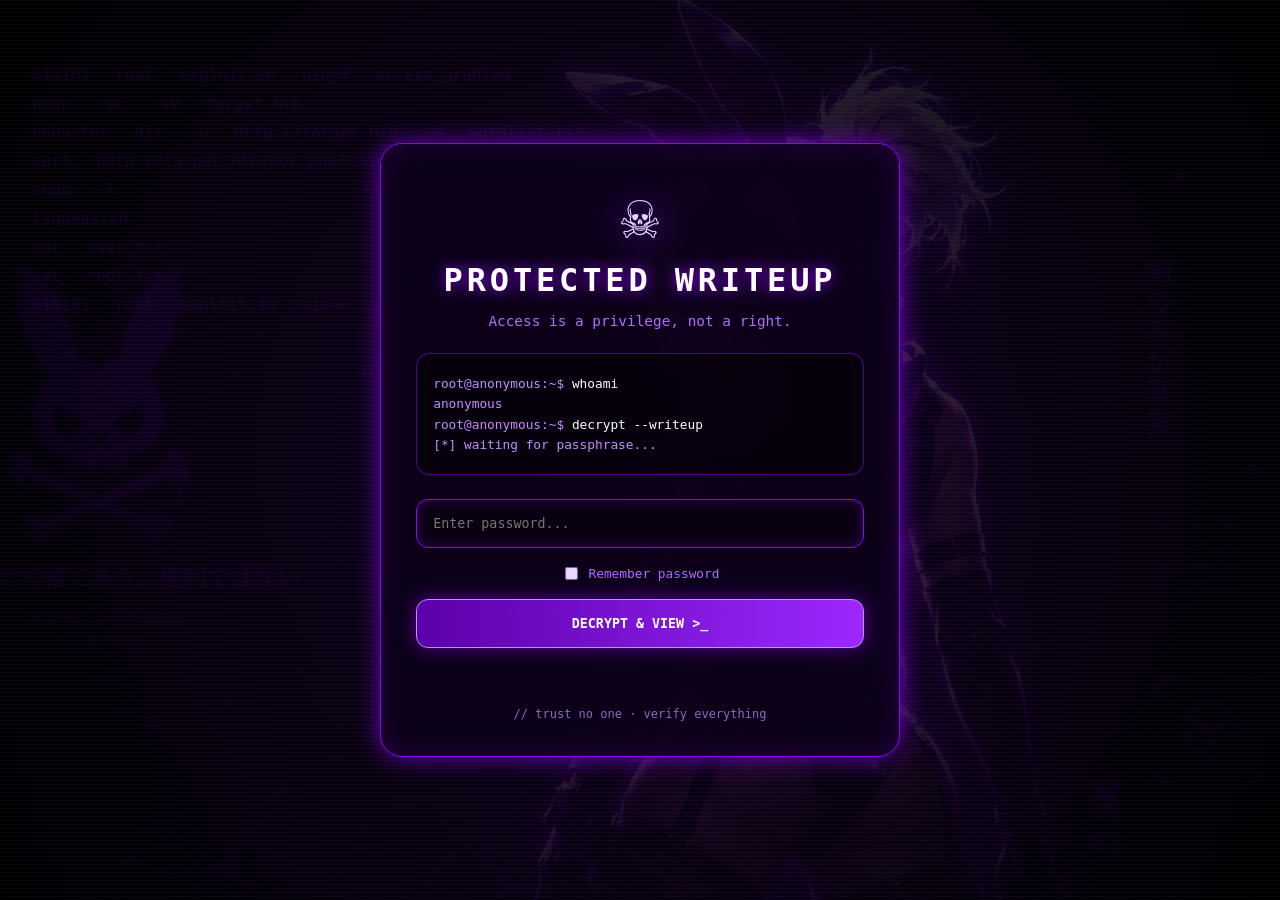
<file: posts/prolab/fullhouse.html>
<!DOCTYPE html>
<html lang="es">
<head>
  <meta charset="UTF-8">
  <meta name="viewport" content="width=device-width, initial-scale=1.0">
  <title>Protected Writeup</title>

  <style>
    :root {
      --purple: #8f00ff;
      --purple-soft: #b26bff;
      --bg: #030006;
      --panel: rgba(12, 0, 24, 0.88);
      --text: #e7d7ff;
    }

    * {
      box-sizing: border-box;
    }

    body {
      margin: 0;
      min-height: 100vh;
      color: var(--text);
      font-family: "JetBrains Mono", "Fira Code", monospace;
      overflow: hidden;
      display: grid;
      place-items: center;
      position: relative;
      background: #030006;
    }

    body::before {
      content: "";
      position: fixed;
      inset: 0;
      background-image: url("../../assets/img/wallpaper.jpg");
      background-size: cover;
      background-position: center right;
      background-repeat: no-repeat;
      opacity: 0.18;
      z-index: -3;
    }

    body::after {
      content: "";
      position: fixed;
      inset: 0;
      background:
        radial-gradient(
          circle at center,
          rgba(100, 0, 180, 0.15),
          rgba(0, 0, 0, 0.78)
        );
      z-index: -2;
    }

    .matrix-bg {
      position: fixed;
      inset: 0;
      color: rgba(143, 0, 255, 0.12);
      font-size: 1rem;
      line-height: 1.8;
      word-spacing: 1rem;
      padding: 2rem;
      z-index: -1;
      pointer-events: none;
      animation: matrix 18s linear infinite;
      white-space: pre-wrap;
    }

    @keyframes matrix {
      from { transform: translateY(-10%); }
      to { transform: translateY(10%); }
    }

    .scanline {
      position: fixed;
      inset: 0;
      background: repeating-linear-gradient(
        to bottom,
        rgba(255,255,255,0.03),
        rgba(255,255,255,0.03) 1px,
        transparent 1px,
        transparent 4px
      );
      pointer-events: none;
      z-index: 1;
    }

    .lockbox {
      position: relative;
      z-index: 2;
      width: min(92vw, 520px);
      padding: 2.2rem;
      background: var(--panel);
      border: 1px solid var(--purple);
      border-radius: 22px;
      box-shadow:
        0 0 25px rgba(143, 0, 255, 0.7),
        inset 0 0 30px rgba(143, 0, 255, 0.18);
      text-align: center;
      backdrop-filter: blur(10px);
    }

    .bunny {
      font-size: 4rem;
      filter: drop-shadow(0 0 18px var(--purple));
      margin-bottom: .4rem;
    }

    h1 {
      margin: .5rem 0;
      color: #fff;
      text-transform: uppercase;
      letter-spacing: .12em;
      text-shadow: 0 0 15px var(--purple);
    }

    .subtitle {
      color: var(--purple-soft);
      font-size: .9rem;
      margin-bottom: 1.5rem;
    }

    .terminal {
      text-align: left;
      border: 1px solid rgba(143, 0, 255, 0.55);
      background: rgba(0, 0, 0, 0.45);
      padding: 1rem;
      border-radius: 14px;
      margin-bottom: 1.5rem;
      color: #c58cff;
      font-size: .8rem;
    }

    .terminal p {
      margin: .35rem 0;
    }

    .terminal span {
      color: #fff;
    }

    input {
      width: 100%;
      padding: 1rem;
      background: #090010;
      color: white;
      border: 1px solid var(--purple);
      border-radius: 12px;
      outline: none;
      font-family: inherit;
      box-shadow: inset 0 0 15px rgba(143, 0, 255, 0.25);
    }

    input:focus {
      box-shadow: 0 0 18px rgba(143, 0, 255, 0.75);
    }

    button {
      width: 100%;
      margin-top: 1rem;
      padding: 1rem;
      background: linear-gradient(90deg, #5b00aa, #9d28ff);
      color: white;
      border: 1px solid #c58cff;
      border-radius: 12px;
      font-family: inherit;
      font-weight: bold;
      text-transform: uppercase;
      cursor: pointer;
      box-shadow: 0 0 20px rgba(143, 0, 255, 0.55);
    }

    button:hover {
      filter: brightness(1.2);
    }

    label {
      display: flex;
      align-items: center;
      gap: .5rem;
      margin-top: 1rem;
      font-size: .8rem;
      color: var(--purple-soft);
      justify-content: center;
    }

    label input {
      width: auto;
    }

    #error {
      color: #ff5fa2;
      margin-top: 1rem;
      min-height: 1.2rem;
    }

    .footer {
      margin-top: 1.5rem;
      font-size: .75rem;
      color: #8f65c7;
    }
  </style>
</head>

<body>
  <div class="matrix-bg">
010101 root exploit.sh uid=0 access_granted
nmap -sC -sV target.htb
gobuster dir -u http://target.htb -w wordlist.txt
curl http://target.htb/poc.php?cmd=id
sudo -l
linpeas.sh
cat user.txt
cat root.txt
010101 root exploit.sh uid=0 access_granted
  </div>

  <div class="scanline"></div>

  <main class="lockbox">
    <div class="bunny">☠︎</div>

    <h1>Protected Writeup</h1>
    <p class="subtitle">Access is a privilege, not a right.</p>

    <div class="terminal">
      <p>root@anonymous:~$ <span>whoami</span></p>
      <p>anonymous</p>
      <p>root@anonymous:~$ <span>decrypt --writeup</span></p>
      <p>[*] waiting for passphrase...</p>
    </div>

    <input id="password" type="password" placeholder="Enter password..." autocomplete="current-password">

    <label>
      <input id="remember" type="checkbox">
      Remember password
    </label>

    <button onclick="unlock()">Decrypt & View &gt;_</button>

    <p id="error"></p>

    <div class="footer">
      // trust no one · verify everything
    </div>
  </main>

  <script>
    const encryptedData = {'salt': 'Y5lk+tfNPvjLUlPYzI+41Q==', 'nonce': 'N4u0vhP6zDTLiWKI', 'ciphertext': '2cjMokQdSsnjgP8KbbHrGHapGz9HS/235bQEb+/PX5h0EXJyvJ5OqdA9lJ+lZL0bp/LaVV01w5nGNDlO3hEYG7RQUN9um7zqbF3ZjOnRIcWP2cf23exeZtC1ThE2sboKvo8H+M54vpjpB0/EyQ1AMwRjjBUPGG88B6w8pPKFcrhEO81kzXZC3I5EG4QyFh3hLLK210YAlF71E/6vMHEZYilaUPlnwNTUSl7NrEa/OHehR2vmUrnQRMDVEnjqjxnx1E0cnXpE2ugKFqmPzHSmBXDAgQPZI/7zwXdz1LeRFYk2Zp3a5Pq2M8Z9wMS18smJU3K+e/5uEC4PT8TlaWuMs9xKkDZRLO+LpXuzIFPIpYKs//8QvU39eGlfS9blmPvjOvm146PcASNbJMJ+Peh3Q7kANApaDn+Je0VjYi5KzWN3ZVkt1EGLQGZ5zKVxoKjHbwMY8YQTswPwaM+rlxvEhVL1d65sd9YhaVB+gTU+m09wLQSC/ktrY2ulaEZVyyss3K1aBKRmEVcDJsiuCJnbvlM/i5EMir+WHPgdHTjyZp/MtgVzrrFTm+2kjDfATSalD6P95VluejnLhOa2bzORp/LHsDXV2Rq+2dG1OpZobCfCGjZK/Pu/MK0A7RiDO3506NEi5U74AmKm7gqmLNf7jaqLDHIi2TN3m/cRlgnQVe6/KqvZiL8cZQUt7Lbvew7zqrYAnOgsyFHjojO9ptuoEHl7cACdBD2Y3Avy/91x73QRlbRCtwp6WDdFRJB7KrMr3/GwFcm8pcvBIczMKJIUvCtZwLsIOn974QwSp42hcB/C169oUMH+EA8dGWNhStNBKZ+xp7B6aTUi2oTtYdLvwcF6uTBB+L/zo651fqqzyueScwkoLc6bcC+inke+5xSVTj5Jip4pyyoyQq4KaBqhkerXPKWk9xG7dhqfztXFXe826lxY+NHlqIYtXmezBSbfaG5rSLddIpF/rOciJ2TkLCUGcHRgbcvrZcp6lAmInsaQ0kJyJQTE5IRyChtdkRYBdy0L59Z6cg7DK3uuPn8dXg24xUEv2yv0tOANxumQmkS0iVd49iMDgPC5Yhmnw56MkY4elotgZFrzgEuBrdNUakyZPSPGo97A8NWVfAigEDME2qF4fTHcJHLOCeSAhw/10dmAqNp1tDn+gf5huXjV3Sg2fWEHWJHJq1MHZjPBOvBsjyuOi6H8TohNANDB3i+cDCUJ4j52mxTOrY6rC6JlD6oITrruRsze9trmY9SyhVHAXiTDfn19xKNgk8RQSLOcLOhBBxFz/wVjc2f6mrmY0B4HPpJivXlmFca7hROFTWfdHT5ZCNRUBNJ1Zbao9CTtYv1ikYUKHkmx78Wr6p3RzgnTq94+U94JSJkDPrNOAr2G+WPvJ6OpqEBd4It/1a3wuQ27Wt2B+owsgKH+wPHYvOPEEIAIKyzsxazcQR3fIMotpXn8yLbzecfwov4EQSvul6Bpcok4tlKMHK5YShTbcsI4LzEnaoXd7tuwS1/OKCQNcq0cEBdXQi5i9yvddvuSn32NvAsyXf3uCsvc77E/zgRL+bIr3vhnXgVS4pqyFasFOxqErxmyf0F/WN6wmprEkwnODYHGQKIe+0VldMLNsTjVHe9+BfY1O7Y0dcT02gCNxKBD2zfrEwZOtoBaVzyPbNRa0uNPtwznuWMIK9Ca/Sa9bhCS31fyUWUw8BwmAyPTW6MNasbIu9oCuCOwWh6ZfB5cN2JX/GPNHMm1C5LYVRlv/3vhzaFFz8IaDPBbz4hzh9Nqzex+fF3Z4DP/7koZbZl4Kydug9eVdMntLDxGkES2IuLYP//9XT8rx0+wjFdUb01RwZND/8IZXwz+JBhaWzLVXH033K5z97tgrCWjplUeo5ZYUxqxLvlqtFNJWupQKQvBIta8ppF0Wah5G2+oX6zanTZJrOp2NVPbAkG/d4R0CM+LPcljwjRNulU1qQxhzg2Rwyac0H/Izb3OWG2cK+ehyFZh1DNg7OyEEDojPPBFeJKzd/nsa5d99rt9nrSp6DWZ6qE0uMFMYl+W/E4FsQ9TK6+VKkPeu8k7DhgRG0tQIUPPp7+IcjVx4KYcGSOtjVqqGevvPatweFWIeJcUhGsLjn0atqKUyd1sumwsKvYYiYAhQn7qIAr6HFlMYDZOyfnRbn/JTTueom3z3qDTgiRKWi5flxfYCGdFXtTcOUro1ucV100NMC8XKWNNb/[base64]/Lt6To+QOUMm3/k/9Efslw8tkovJBeXWPamXPbAu5/MxCdCISeblPtq5xK6Ata+8OfM/Pi2Apc8szBCdpnYVpSXiNjSCVsrz/APzV7KOj9bDMO4rrjfor9JEc+h+1Fi+WaQuUggOayq9CpOZEa4/VU5nXcvQsBopcleXGbVi3llQzTekm2GXZfcCoJt93+uW1vWvp98ikRBwG5/6O2TbciVpx40q9+jbEflLeZzamAAu6t3qFis4bJJbv2vwIPsyLzd36mENUDX9UieMiuyui+KiGz3o1b+yrPTSa9cRluOpmOavQYQH660490JQOzJV2QZncpIK9DsmqKZtpDWloi0qOAq/nyHfzbHImHZVpW39HMFVtOhLS6mrnG0XCw+EWN1DJM8+1alfn4+tO7r0EYI323ZUTULVcre/6DuG5Accetg0RUFUzwwlYAAiWxnmFW04sNhKq+tvGHnOIQOrV8OBlKnoLcTOSb22Pkhr1taReBVFn/QztN5hLo1GkLpUo/0WQD4aYkUXbyGHjYkKXD1c7RL/KMSbWVshp0BDRPygbr178poVkfpQva5ENkLsOAA5prSl526Oj6uI27C6NGZZVzkGLDHNoNq4wnyVWZcfwS8CLPLtDZQos1gzcIK4NTtZxrW9G6LxkWUrVlppnhVi12BYiAQJvZ1T8eCrRlGiI+8PrcuNX/9gUl0vf5odg+t0pciYTYA58PGUInAfsgGucKFeZAWzTYPBmTGZ/O+HXRMyNKY7KoLMP2U6kev9m4vc4eQ7LAJJg7ObbE3DlXsHDswiSb1ffyPJ4UH9tqCHWWEaIpHSPclbLMAA9lkYDwhgNpD3tj+TT6uzKmh/Cth7wJhKoEML7jl1H8IDBMeyUgrocE96l/1LLmdYE4GfjVAa9BMnOoWouYYMUy0BcyrAV2fAUB0vzvjelb5oqSaTYHISVthTA80t4DyKDmPZjPlWj8czPcUnsFEfon2veY5VpimmB5SM1yIVk8XXU7ceHBajf0FXNigjD+UwMRHBT2x2IaWqILI/CarNbkgW33hB6NN26aOX0GU06KXu0+efvyadmAxl9lwSlG8ji0THoQ498roHlJjXXsjppxCBp2qesBlD427+MtpxqHByxvA2en6qvemtAPBc/8lKI7f+q6t28WLNmi0fx6/plsl9KvHClqFsMov+asMmLw486HZKtJeMZjHKI1jc0EGKmi+FgBImrlnLs22dLWeI5yJn7vfURJ6Xf4ieuZVSDoZWXUcB+FyKUfC1OxszHIpzFfWiq3XMLxqrsRuyxoOxCiQPjl7k/N1rq1kO2QEoSyeGlQJ5mxztIjywLW19IWaChlpVInIliuObe+bZDWzMfdrnXaRQokJWt5orjTjgr2lv45EZEyZArySoybGBwLu9rYr6gKFw0t0kPnsKQVXRY8KvLnxwUM076Gm81rygvh1iaBUtp/Tx1Vr7R9Uc3pjPpAmkRcZ6UlSxgL6BtgL+DJve+NquWOKXirw+4oK1NOAF8vYj8Ezo85nLdfvldC40GVm1LUx9IvLqa0kbTJXKxSXXYhFsVzG0QQ/yMAsSAUll3iNlWgoAKQo1HfudszGjM2EJ7eb7aUap3QqBkoJKPuwQpGB2w1JyYMGATH4ag2XdsgO+C1OVd4KzLik6rOmPnY/XKCStsarC+8qPgai4Q+G1bjOjDgcLCJyFuhQC8lik9m0w/K15DoLCoTL78aAO4HTihkt85q+vuAqDdmYuEJAy4cKAEHalf2OmuhNBx9oZ2/14WVo4ruolGhmtNeQNbaTDSpYbKr4/wqcIPk1C6bHi98y3oPgX3plYtNcttsW3ob8LZXL5WFjcc64+NPLphz+HrArFyoVENyfF/fbpuG5xYlToOPihpm+67DrVyI0/ZQNLDPGw5Ia6LVkQ9zuZtERdJrYqQrUEJEKYTbIVV0RC2I2idSKaKJd7E4TVmPtsp5Rdv0F6mtESGnP7rE72l3nEPGGKtsF1HyDNs3QpgnunGR+6h1HsvWUj7gsXKmfBwI/MUse6FUUUHUfvHM7DFUdOq+UnDKfuiCCJ91CHKcdoRFWt6shVJUJH33xyFgwm4cJGdinTme3r4v13WTSaNgOezKxRywpkp9snqerb1oBF7Uztca7rafpECIVelZmF8V37/SBbQa1IO2+97qaZ7Wlq02fZpFU7CXibJknDUeaz1a2xIbNE0izJGWNj4ogjYSekN24seGB2BFV+82Tgz9IczRphVk93rj78jeoDKrKSxdhSE9yIw+BzRPY1Id5Wejo9z8W/YThLfUFMIzqbRudjsXhAGHF4DzZj2CQfXzVI/jtdch5tNsC0EFtRTdY+SpVum+06Rn1i8Z+PgyM1EZMMk9HBRIgfrD3RPF13seZuKN17Znl67BYe+KkTDBG4JvWVHPZbDgufeA1lzc1PF+po0zsHmxPmmwYTi4BvAsHLgWzkfM1J1qblJGXHmp1unF/DmO4go6T4sizQtWhFsOhqYzk0i83I2j6Fk3gWTm0J0pQV0ywpfEfkAz9A2FiQfOHZJH5O7bUuWoyqOtRkY46DnT4FVdOd1EXC4EKuFtopUgcwnpKiAnhDym/HWudA+JzR5Op+Naea3ki+SP8fYlv119IBY6h2IZB1EHOOwOYePdEkhOTmn6M8j18Fk1L7xCdD+RzBSaZ+wxLNddm8rOAhorxKGhxc9G9Sw62z77Kmpfq+p593Um878BvrPvhla8WV5iWCX43vamEgG+uRGhxYIO3/p8YeTdGsrZ7wv1od8q+y0ldcy3+k0bA7iG5T9snh5dvTQOu8UruiAiYqiA2hxl2OrJj8gVx72OtTu4EZP0d763ZYpXSS0oxX0xR8EtCjY4prZX+k9Jup9OZNGapu0Pvbyrkp3Jn3DMDm/km3oG0gir76irPyef2dGeNOYQtP29LRXhXLzo742q+lW7ybcM3FYw2L+n6zg9tiEYrAYUMqesJJEALrFyCO5FIPOFPRIg+wSsgnMrS60pBqX8xzBW/7xGxWr/1QN92Xu8zl7vXlF+F2tVCR2/KXY9YYBGKjDw5PaVEyLXtJZOIw+NvgVVKLwpF2eYxLKOm5a2gYwBOi88TVGml4oHyMDma+ISORwx1sjaCtoKKwZZFToR54c+UCiaWmPn6rBYs6JbyjKzDba73c4bll1cb9XrrjcCTBhdw5va1hsfD/0SBhXBFH+5ibcBTijnAtYrnl9eo9lneSWKfa0v45PR/Cs3If3kPr9tK7dQOd76L0xTGcI1awf2s+RiR5jhfE/uGqEgBbfBJWYIqX06lERo65FbJDSi4CC6kYSBot6Nu0eb/+b61/LOTexn+b73//L3tY0Nu03BwbYbLjQsPvoFMQCqYMtAWRAjj6AN+a/CIe1RiL8PbGIQznkVAmQGgP0RzsHmfKUTlIOLXtCMdmArgXmmireSYEWcvZkAW0VKk/qlFBdPSXK6Orkyx8DZVBBXBbB9hFtp4V+nYEuIwNcnud8GRVMFKbDKZ6ucuyzCRVEUpefP7ms9bVnEuV1/pMO0VGapY+5/vw82l5QLs5BS8lVevmIOIFyIvMCXgN38Ki4kCWrjcyhUU4Wz8KfrwtN3wIuBKu4986i5T7xWbQMmV1e7hhp++IsVSNZdU+T5FnXQbGQxE2wfSqhtn+hs+Y+esrFSJUxvI0keNsRD9yi2n1PmiSzt5EVb4O2/z55cvI32fP1svIqSA0S79JRmWR/dFEn7Ot0xPlaB8gci2Rfctoa95FuEGeXhOSruXPTrQD2xjUicw2yTh2Fnyk7KkIL0v+e3IQLO7OeoZsXCgfsSsYP0iel5WU1DIK0IjXq3w/gw15BhmE2EqMhSGaXHObeWXQYeTnZPiNl56aELASfrLlbL/dt2bslDYErqpaQEeBQ46dMqbF6xakS+IgzkXYfGfujEMuyBxiDy30BTbTxsEijzP/H2wEZ1eCsyr7wIAk2h5947StWg1LTI76jdxs6bh7V87ZjUhfdCIVbpKv23aoBS//klm2k3Y2k/q1eOxpNHBq1ywOyvIVkvPi5sVdKEfq2MZU8VACZKyPUu13mA+//D2VI+6th5CF1Dx76gIQOy7ZJyji3NVJm0cua1CzCut7SeqQDqqNIsGE8M8j9TSR9ST5u+RHnHXDar7PGKwQpkkRFKMVTh7EaJat+OaLc8NgC0wFiW4+1tYenUdtn6urEE+O/mO7+/sBgvXaYMtdZFj4+PKy3SaZ1MsWZiCe/647/aWrSGlQUO7Qf+cYjWxnWBPEO1byHBCPU9TJqQcaaYsZNIan3/zS32XwyKfY+CrDHCV6J6iUaNmGPWlsqCZtja7VaNfi7Gce8lh7mty5bjy7WVSuH2lSRw9nHWm3kaVPgBTn+PKZgJyhbF8M6yq/eDCmipVRYSsGCIIJ24+Rxa8IB0cISErOAJKe6qnGgWyeLTUD7OSjpc1iisldNPWEICwyV++N1sJhN2FoMjzCENbd8AmeqrFyWNOfoIyXs/OHlrcWw6OREUSX02HcSLoRIYi0n1cUfra6mkqhiRJ/+YMwk7fUZrvDLRodikxBWHqA3EXvGcY5Rv1ai8T+lKp5SSMOpfelq+bJh/LvLLpsuVLkZWWD1rNHFyqQADhVC8fepqS4BFLHCuBvYQPL7O8aEag1u4n5S5hkCYf5agnZwPvQpBb2DhnbPocUDe+bp2FdIjYpsqKPPaSuyc/WEu0Tqg+fan0DVrUj+915v8ZGTbBx8D0rKSENx8KOCce9qhlaPeHXYOHm2TDjJWPRkGP0Yme5oBcFsScFaMpuphmUOY1uKnRwXSEHFDEUg41cYlomoT6LWojZIW/8dfKrDcGiQhelrAadotvbXvxcZOqSr1ODzSNoeHgXJA4TQIcMrmd23syiUlv9wpL0E4s8KblbCehLDKL2+eW7EhGOSmIndvWRiH2+jq4aWhEPwpLSnFNH8czWhj6GOJ8UAYeMBwkc3ACbwDlYocy/o9ziJ7h2UbcCHxVxwcvjPbVRp/XNmK7aRD8s1pKh4DipqcMldgpwU3Y46Ccx3NSuxSv+aC5LGwuREQ3uYm4UIZIe//4n2Asxz1P5FNp8R+rxlLvOGp/vOM+MEo7RcKgOCIKOvzFTbw47PLDdf214W5NF2+ydl8sYz8IXLUggWw5EIlsiWDYEI+d9sd4Slc/w/8jBir2gkb/[base64]/KTNxszE+bJ3JnCZdV0bJlnVMEr+jis2vwF3gtpeYsFwCIqF5i6KPf2TTVfIf/te0U81NK8GU4d/Chl7N86XtSSDWURgoKF4L63RquB3JKGA6f29qXU2DdDUPMP5Wd8K3rFK1db+mDLI0gJYK748WlihzWGsKrcohnHVL9Hy7DMFnffUgjwOuxAhYSUMnFpzCeHxhFmJVZ4l7KFgEHs/K9K22iWjMD4/Dx4bbILWt5rbYZYV0qy2k9r3zzgRhG9BwOujusbK5WGICyoxhpLMmisBjdQKMj1JkQHvYx/KxxMWyTpVrk1j0R67DENkKcoH/J1sfgWrWiz9rUAnsRLJmfXb/gXSP60TK7IVSnqcEeSf53ws56b9mjJKK1h3yczXihbykNIDGpgafNqOnsDSGi5rBSe+X5OS9LDMk34OqMgAupWAqP0nvhXFGdzNtFPBwU7RjH3ftbhfNLZeCVYn+PfVEEAVdk1K1+lqtr3weRDbiSqx6IVpU+yNuGDvPP2a+Dlu/9DvwpoWfr+mezqY8Js5GBtAKxnKRSmrCJ9bkD1WQNghA2/979uqFnL/zM5NFo73kG/ySA2BsB43/+aeB/Jny5ZFuq7/Y+Do6oYSosQY+eBvKtX9FJVHLUqyAZiizngQLSkU4tljubGSM2ljPQPKmSHj9N4DRlMhSx06YZ5hTvHTjM/RrxmRY4XiKLJ0IcdtKmCodxqexXxZyMhkyjYaulgsX4KCMwk1tRUXvJbVM29jknJ0SFB9US48y9rxNLdRuuT7eLu8xVxqPZrcY/XIcHXLAlVjGFq0sJT6VL0XeSnO9pEa0gMyuClUzpBD0eOyRHo1a+TJHhiZzdPxT38/C1GMtdES5yGN7UGEWPsZyBTtTfwT1TmNWeVnrKeRfO1iVm4cAoiFgzkzsuKESd/CLSpAeDJkX9mlrTShX2BBa32MsZ0dvW4/1GFoqqB1ddhHolPU3Ki6gVrOcW7Hd0CYbFlzE72wUYyKdEFK+4fmSeW6fgxKKHHQNY2CgHrTNBg7InPwwLqPVH0DQ8RCg525juJRT5gdO9oR7lw9uhjQY8nlz5/BexdAmehpVkCVLlFqx0kM05rELHZ46buZ/SnszTcfDBOR5W8Tt+fyLRBQOLJbSrFFxmK27LV0dTiOjJi0fOLhatMvTmF8Pmr9cLur2Uch1BhlI6I4ljH49bplidM1o6F+XT64EKBOdd0gE5vjzUnz2qgOSp/c64VB9dJz9XakwgP4AttirloezPf4WeiWIIwwFKV25g44HdH/1AcxRYkHqkrIfen8GKQrTPmhXUSfn287PB5y8aMsByfR3TmF6nQkz9tS/vixvcvhhQzVW6QW0pkSUCDae6JBKPkzfhM1FbjrJL58Qg1sDiqxPGfAl5Vv0Zkg+HBMhMub79rUmwVAJyUYU1YWFtT6HvBjLYMZOjyPz4jdnyBGZ4aCu3sps4apqpznOoI9l3aqJVDgX1XFvq8viZ/uPicLihull5vTHSMSnXo7cqAk6oJ6bXt1ITplyg2fXeMUcwdj+xIrMEpsHXR38C6BVI2dyIFgU6U18Dg8FaIXVQop3frKG8WXMPVOyhd7dNb1o8rVgLQOg5tSgl2UUCwR6EKCBKITsr/aF9fxvA+tnAp9BFk6xu5FLOLMpIccZ7XsysxBpxdMX/Kcwllhtl7AJgJ3tW78pHryiRtUXAB0pgQSgR7Sjrz69obmWctVOJqE00O6Z/1T1aux8qs2St6bT99eVS9n1zJeBf3jyRBGKfpFaPSnHvQ2/IMKvU9o9e+DBK0B8v+eOVvwRw+L3m6sfY9M+kRAp15ugYICJtl0doBnrlaqfpslcnmiPXGk7253DrFHvnfx7aJ/qAFmqrwUpyncpRTewUipqO1UdlKha+3bpY6vgiMCNw90Lk58Sptg3die24UsEIr3I+phYph2A0cP+yhe8eRdZCDNtHuBxpHBG7nZPkBACffjgc1a/ILCQ8d1W5va1m6c+F2GDFHC0UYSfW9oMf+aHaOKD0mG9dZoH/nicCfB4Q1P22IDrboyn+76HeQ9XxHbmUSYD7sOIFZFhLjaxnlipZgxxsNgEsIb1FOstSrSLPkXnGt0BYKL4GGpFHYHiICPa8WHdB8Kg5l1KKuGHanXN3Y2fJlnt/AWgFXpVmPMYAxyhnKshlbYnBgmrVypDB1HZXjxA5jDGIjn09SvOyhRfjJKuOMuI7/Z+ZMmbUj7HBl8Bt9R8/ExapdErGQHZdZvCYp2AN4/t7OCfCfdXHYmlDqcYh6Hyq61Pd4VallesP9USX3dvSzvDxQRTqJcmXf86YaKtimKCXAfuP5YwXc1jf0EL+1qAsHy/WUu/Bo1M03shyZ4e27FF15tSNmC60P7tmZL6dABP1QFUvI8/l3NkkHjFd0omNJ3eztMvIa0qm7cmR7PNjyBg4tUMOPaX5zSTKBFyy9ctytgLS3dEqHIhyn/3gACi216/BiyoVNECLYsqSK8HxSWLHqi7dhoN7TvYQfa6n3jLVTNz8WC2/ytaD34vVDDFYGg+FoWruzitxjk/xe7uYINknemrfZpc8StnI8Igc6Tr7uMFY+ldugHF8eTk9PL6a1kcxepb4ulZYCofNX381nYmdkOND5yXpsnn7xgQmfBAecr07mZasQtBWP5SOMY4i7qfq9GQQuHa2YMkC8F9BQDCUHnbFW0iVVNjSKXUMtoUBw98c13dlRCDwxSrNNcoQE5kGtZQL+vOh/jE/E5+6RaJZ2/JPpATsJPcwRRUoqmp4UyeRR0hnTSPJQ7ZpcHhx13cqe8IVzZeUH9eg2g8pn+CG9MiXxC7k0ZFY+t6XS1rE+WsTE9t4YLmbeS6RMLzypJCml43n76nOi9ELI9L+RT+n8jBMd7rrhiqIdQ7mBdxnlbv5ufmFURZradV8qW01nmSc6nYmbS//mb1MBjV25bqLrtG4K5njYkXHe+m62rVgYm49N+L0BoY2v0xSPWkcHWzZwO4R0D7DSZ/F52xSteFK76yXSbN35BBZeQDHRVi7cngC/kYVyYTWKIu+2I9TmY6vf6gpFEgZi2fyeljhdfRgKNaZ9JeRZWrBrbnk6QRTPIMowq/+oov91SeWF0YOrTNgErvXG9dcOC61VLZaPopdeA2KLqHUI1LFnpV8XPXEDBe8PUswxWSZUe6JhE2dqhNq+K23yglQ0CfAlZCh6i/YOERKWX8IH1yMma4puKzwFS7bvNDF7eeBiGWBEMntrCTVhWxDumg57CH5YQzTbqqgzBK7FcEBzZRU090B01MuUgEY21DIjL3W7o6JpMPznKQaJp1sefSvcSGYvrMn9zCB3pMxh8Pnf3Fw4waoe8uR460C0NXY0W7FVnqre4W+l1OT82VsF1z5/iC5+aeT0DRBAiaeGvjoY5WqmAeUq/pUW2DI0286cbkDMWfTpyHcgXgE/P/f+TYBElcIaaOgPV5ZRcl84LtAaQUXDmYW4LOLok56vjFS8qV9s+z5QZXdHskSfKNgLs1A4kOtUHw5nMkqp14FzKzKQw/mTa9BYRXds0Qwoa097pFJbRflSob4g1ZgqH8y/39CvVL8iUhm3AlSBUMPCQwpat0B91PBSE22q7MtZsQknvlCMzIB6BPKoqHm2KUIaCx1N+RjmzMFqKfFHKCubtXFuQXkgD5dG5zzS/u9lszXPAOacwozongdiNH6/7Gs4oVpEbVr/bjZzrTtgqYfTByzMDDKds5yAI7n+JA0dlC196UoSBKteM6wHVYOuKhZi8ejMUrtk1UPZWyaAH74C4RoA1fbnm85aIlTbfAgs1Q3uq9T850nMjuIUxuamDFzV4oYa+7K+MMIsqtVTcn4kfXaFBqLjfsJjG/46/6+oXgQ3H9Gu7JUNBgR0DfdQnzoea507gW3NSlCkM6LAgliAoxOVCMHfFIXImkUJMG+K+dR2QTDcO/unrD/OMePTijnTorX/JHvu4pIDTPE8Gd/WR6rQAmbBDY5lwp6CtOam4UimvqcRU3aq0EnfzOEz/hYDjOBCbvd3XFaHAkx/8X0snrJEDH4aTt/cKDIzkw7HwKkoFcxBU40GMKLg011UVADsdNoR9wpkMaCfWfl5napwNXGtkf18tnku+E9o7WJgcrpx0Dd4WcW/WAqJ1TFMG/vyHeVus4bsHnZx8zoILLm3kISZbqqetZ5ZgP4Cotl3PIw++JWKK5xsC3A3GAhBEmKpGRJiyPrGQ7xPAZRm8Y1td2bx5+cvBqetRKifU4khcLg4KZsjXKB/JJeF5G1Xz0XDYnvuXEx1cOi+9FU7BaAEnI0ktJw6XruaBGX20UX8bU6f1s/53b/eA+Q1Z/jvf9MK2qNdFk0iUeIjH/qoeHzOTLXVbcYly9OvRxmLDjIYuNQR5ZUtew95C8Rg7sJjioWanX8X+24zpIATFG7KQHOi1D/0j49SjL8Fpr1TPtjPdKdYIk7utC95u/pp6JqXQdTO2UPYAA6DXSHALOjF7fjR/+bMLKvypSNTGesJtvlxFrtYNnctW+aNtDduxac75sJ32VXv0fUlVWr7sf285gfMT0JF5qWBL5un15Q5V1qer5Az9W32pKQjFzRyXIsGDzboxfacYEJ0eG0p4nNzfFLz7+IsVYqA5LuYxB0/[base64]/AcJ0NtfiY+zLs+zLOR3/DZlaztFPMU+yuNQBO+GSmmMFEJguMIqY3n5s9Njk/3359bbIFRw5DbTmTD2cz1cxlzOx6Dbtt5uICPNzt6Lzr0+mzTqr2lHV48mYJbA356Dba9MiCZ5T3+OuYQpydSIJyZFIm2bjFgAUDvJywJSKc13j52JVIfFTppGqeFu4YfdLKy2d2Qy45jn0tNb9LFEB8pKfx6R3Gf4bMooh5erJj63CZOj1RDbxghHWn/eIBiBsUDqgf18tEv3cNl+mUDQZozkFMhQKZHk1NVRk9b1zipkkVgxAPzvLdifJNiez4cA/jOFCyfWLVCrGZy1vF36CQV5wTxwdH6KQfcvA41W1L84RvUca6uFFfcVospKTyn5M1OJ+LajLv5MmclJXd2gZLbZa9r2lb402/9Xkl6Rr3YOJOd4Oq/v3Yq2LxDGXqoDGFW8xSxU2vL+crGvXdh6XTBAqySllvDDfFLn2h+pidXvOhjnqJkQxMz9IkcIZT4jlWD0WsqIQ6Nm+4/AagMveqycJECM+gmEmHw11LgJ327OZDOdR3XeNfyqrSNcTpFkfnHdAC4o+OzXVS3pbToWn/TpwcPIUf4EHWLULuyqsdOw6Szf9mo345/KHCFIsG/uAFFHRT5tRZ7FUQMTBZKqcBdFIejW4qR4ajScZff8yC3wk7Yab/wiC6m21hWzvyy/+FTfs2AIzWwr6Dlj6rkOmbqcODiUMMVImd04vonbt/8gyW7Twz1PFdZ05bzAqsn1aAwnsdN0Hh3lP4LL/w0Q9/q+m9ruUvXwLaBAiJ7demFaHtN7P4118cqy5rSnSeiZhpeF/81y3xgtrmn2KumuWoIQydCM75dOtQXfd2KhPShjTVhTXBvnWW0hXrkFbmtWvflx+2tkeEPk6nyT+6YTsZU3Kmlws83RviENRf29n32jh/[base64]/Z2vMqJnLfO3G8zJ6hsBcaEpqVnaIYSSNAPUdxSADW/3tSdLADiPmblasSpcyLBH0aF+yf4viSjfgiPO4wjYGimLWP4abYDrwBJ/+u7XlRzHVEF8GwBXXK8XcJvg8nQol/sswLOYy9TkPQb2APdh90L50mHz6sXCVTaaidw6ucHol4ZY058p1xrpJXgzt2vPWVk2pVkgHRCgMX46H9f8cic1fOFXDKMOB8HCEjHf6nEs5SkJp0riYca7fq5+aylZ1F6YXxJ8BRw/D3uVaZKykegrb9TwbeH5gBK45fVFWNNrElZ+LAW1ByHx4tCru3d/[base64]/BOtvQx6kVX3wZlMke/TwumEbRv6fJmN9Lr22DWXReN3+ExO9oENonPa55lCXNwsqcmgbsVotT1xyvSD4xagHP/8U3DhQQcoyZ1LfGcndgLosAk/8jLfqDm+K33/SGMkwWC9cKNWN2Bq2JV2ug0HwSkvOn1Eo+bNNEmxFq/8k+7/2WuDz55SvjLF/5XxfOEJ9HGrh8KO+C+5/QLOsGKFplfo65B9OHhd92ISaj9B9UPL/xf4KpHvEBT6Q8qAfcL9QRDlW4ujzWHUn/[base64]/9wdlvMWjE2YGF9CDF0jvVlhLjamVYvLIN4VKwGOiCzhg3dcdEahr83TbGp3nDcLDf9um897s1I+X1zCQZeDMEUvwSWtV/ulI7Z4G8j8YRauM85rviXsP3EdD6X4PE9HCe+GjTstzA9Uvl13klaT+DK/+yxWV7jWeR1ax6PwR1JOJtcYfdnSCxzNVwGiel4ilNZyivR7teD6w87C9KxQuXjHO3VQkLek6uT62irmOYlvpGIAQ+jX2HzzDmLX/HENWzkxKF7kIPvuiwY8/7POfblxZpL+hiXmz09PgV0htrIy5DCfnp5SOAp8rmvQosTmXmIqI7svZMYNHUdISh6ECrcuFdq0WGAbquxEvOyTECY+QMoxBNfkJ5p4ulUSen0SEgbAb9cUgE6q2Km2dBinB3vMJFce0mWwQMf9B6FHTXLK0tqZw/SBC5Omg8FDWzVYrAfmN1VqF+CFjPTCzURdeDzznI2udhCoIlEZaVkApY+rW4eol1uszF8/OOjLvzvB0VGUdv34nU8DIx7K+jKcxRuAdUv5nh3PrW5h66FJIWd/lxEWiplgXbUKG9xMhz1u+z22Mkerq66uTbQazqGB6Lsg0sEja905qql9nieLc3eJFcF0pPwqQhP1CY5T6KXzB0w/Q3j991NMQ+M8I/MRHPZlMo+FqNcuX2RBXxa8+s9pNRvZ8plNLD+XICaaofJqcct6Z2WqgA/qXX4f7p3N8Tjpo03y0HVnulej0LiiO/NtHEqHIXRYfigVnO8IME7lj7tLww3brWSICIY/4GAaWjdBnvATyJ4GQ8t9+dwNLtG7A6alazGzydLPmJKVxAg7XXygfWSelcaIinsbdpItgdKogAXFFXMsPaY8koS80YTrakbnuqcaOBxvxpEVpQmIXnDBm5uRIp38JhHoqiLDVtfiZy/mAJfPdSPJIqDiNoLs+qQERZbifCeXUZCd4vUdaCi2IAAFBL1Vio+I51rxkox2QODEzOUU/f8Q2CrFmnbUTUBq87puqhWzF9AC4USuinU/w8CP7Oh7gWlGsdaj4kmtiXY7QzUKyHaP93rV+Yf3IUQI9TtPyaDa+6q/2WJUQTF30lW+0eaXJKaVH0u782LVPyYwsXlJs8Hqom8BZ1QusUtfHZX6JoukWZcm1VP0GkWEiNpoUeIEGYHl8GyXd3B0BBcLTzjtbC28ecNohDPGjeDB36E/ZW3JEA2iIWI31/hMaT1ylegxH9xlk+jlWoAzBq1EiO7IPuakII+xcPN+cz9uLI/zy7odc+aVJqBC+xCe56yKXUMjU6C2BNiVABrM9579P8KbyhQhYiS6uwhBc+25SCQg7JAIg31pMuoedS04/HOsFcNcxFc++HzfQDViZ8df2oZVQfHRYZFMsxLqngVKYw/gNwXuayHHwavsp7q/rT97Qw2j1l1SFC4CtH9dz4DNcIi3fcUpzj59FUABDADvgbIusL5g9MW/[base64]/rsfmNrKZ3dGTJrKwtS0HxzrOtjgMYtwZhkLhFnr1Pt7aSTUHmPK6mYkvi3CuXJwvz3XvoNGHQ9bcqwR+eMXGk06U10Kb+fVaTgDRzypTOTKQrJyaEZQ6kcADl/EpFFTfan+54pKTgvML64aKXY/th4AEzsMNgJqNnkYH3W5dhqAT1I8C8y4MKb8xbLb++cUq5xlt8RAcOaAYCjOv3qP9PIGVBKo7h3Ie9xa2mo7UhPRz6huPmQyTJOl9KqDrHUFNijly5cM4/iIoKxL9GwsfelvQqwKwzEYsfSqLkSkOAkGbD6OlfEWbhXMSVflN4dKRaPu73tkWXSaA595hvJmmj72bLNshmEMgzVTkR0RNljDAyqM5MKm3Y1YiX2yoQk8PWaZufYuiMMPgE6qeeL3ZZChuL/OI7CXOXilKEDqIwmxEMNc3X5IxQ1n7/Yyb1Iuk4a8xKvYqS7D1oSlykgl2D+dFGQcHGRZmY1Nu54kBHGRAmUC4usl66LKj3boforOE/pLzJgshSPJWro5GDT9XBzQgPo8JUedZskQOcYF5Ye+7PPjK6eMAyQPju3NwX3acvxul1Fyqc7tf/aTwY966QNx8pCWABLxsKg2QrI3xwgnCzU/6VaUK1kRYcRKYeZinkP4lwvcfqdq2CX1+hk/[base64]/5La7UFW86GXItfdMvE6Azs0BcAkgl0REpZOxphk/mFsjftRxLcXEG0GDtimonlqXIUorx/[base64]/EdfODzhFdeOA+zfCTzJdtrFZ2JSvTVCggyQjlgaEGejDzPvKJu90gFY+SGvOIx5NGk72ipzda/4WBN/YOq2JOD3FjBcPg192PxG4PkgPQBYFfjorrvunY4O9KH8OqKleifLJO/TBk9U2yb3yPwBYXM5KbIrobdxUzrRoVL3q9YIBo6sZloHD49Mi1PpqIX92DjUauMHTiz0cLVtd4wPmL7ise4Ic3gCXDZnzST32Byw2m8OyMst3ChO26t/K8kCO9Rfw3SNTHMQw+APwoUJxHzfc/j2KfVN8ru3iPmfQpOGqZ8rB5lWTOngjQ0RYeqW9fIXK/BuEEuhvQ8BlOYHOjpbss5AfDN3imYDTg6SvQpg1Iu5Ld+MJ1xBPZHdGm5+u1FEdjqO8OqWoK5dYkcHTtG6PYLDiVwik6EwJPxZQ4uK+weufFLesIREicqPMftJfoFUIutE4MNEcRxP8f17D5eN3V5hCye4HwUKged8CDYUz8sf3e7FzmOvStje3Exe7rgg1GN/F9CATAqW8/pNt2KP/bHS7akLqaIplDNjmyoYVeIKnOyUz9YrSFOTs2NyAivvwaKpmzigKAouCDm1CVUD3y873r47vjCiHQXnrjYGu6sHhXLKuXVhnVAbE0Lk1ohe4OWmRBiH0/Ps3vWCCimJzL2UYxiOj+SjeDxTX7S6C4Bhr25L0uMDrAWyd4bRJ7e8njffFbtIKLGvNCehmNwSpbvEHHLQt8BilVIbvrGQwbQhwNAOwyAmjyYduUlIhHDVDl2qQbMjwlWf9kGFLc4t1XH5b8rUAIkYiscecDGXFNNoWZG+faeCDkSzmPKTe5y2f7bjxa/UQH64q8KsQIFu4Y2UKL7MIYBkOVDzZmwYjAtEgpluZCfv7OFuMa1s0eart1M57sC+9qA/8ErNHwi+ik97F/P1KYYtlUIRDyFByXZIkklVvvQVC00mfQYDRoAJ5DR32gKs9lmMMu7/5pwmCkToFqvx3VZDcz6lEUTnwcyRAGOFaKJ6H6nZJlX8qNftuVxoS00NgBDkze+ou9RCv0IArR4fHI9UUAgbNQnUchgGumxx/kRMUEcyvtL5kRz6/1xtIeT0RpDymIWe4jxm5H5RbzEzIvYXZAxOl/lbyLu3+23ITo4TEl4A1JbB7QTdb1lCgOtUtKggjZJrhEAb4OTtONhfBum376mrCM5BlQXkw616rs8zVFr6zHas9194RGvIs01u1eFEFIAz4ni8W/TwViEt20J/aI2C66f2r1TcNLvioXMZGxZQCQ/uDJNfw7imzxGNeddea69ddurRpjYzLXGP1oEqNvuTPqbr3MtbRUivCF2wu8Ti+5oIbFy5cy+2ScPn9zdyrR53E09qW2RIiG+/N7LJtFf347M3diJZxJxQA1PMshSx6pe4FMmjTkxiGnd4vqarMEjQBuvTvpgauBVcaAnhzwbQqu566/nYqmY1eE9+tQAzI2HTbhhYzWnAs6+ekNcmCxWU76fTBkCYLEgd1HDYedCwaAtjdrpfB/ZuLQ9sxXHSRhnzYv6vhl8+55D0B9yuyFC5oYjsXaCOjsjGO/Dqxtbp8POAuKXskOxE0+qstz9n9J4DOXyIqMms+EyyK+HTXIfkKgrz4w+zCxBkvuYiN/HAmEV6AOfmbe+4ufeygjyrWYqhV6HO4iCQCfl4o3AlrzYu1USvXTnI8WSnjQ1j7tQwq3NKrjXOTMoi8nidSQo44M9FXBxnsB722zxpTSHWdvOvnr64SqrtaFpmqc2pKnFECn5TQiHo9QAl5aDXw3Fgo/rvm8+C5ekCzoDYVZWa+6WIPZkb8mc7seacQehzxO+sspTd5VBJ8ojJ7QgIczCAmBVhQdtCal9wlkDszE2j0Jfqkt7bj5iIX/WfLOEF6Kqb/r+eSGXNWPs8K20eQml+bOL1XnJtxmczID4vVwTTUMRPiNnRMH/sn0tGsUCG43vigP27EhHYwCtFV+K3PeNkFGNMg09INc+Y2+2LnNPTv/lgqOq0pYctgjzheExxuHPzsVH22Nmc9gmJnn8mhY69tEq4gcqOlJyYx94oCWFli9Sxv9cOgidImireJEFatq3o6klkTFqDCTCYOE6vd9Tfe9zSkuoDTBrWaGZ15bOaxwNCQE9XtcZthXp+/[base64]/ZbiKbdPBhtp50aOEJjNrpXju0PSFDxJ3DqE+rTrvEDl7BR2uiY2BCBJLPdLE3lR/CvtrmWMaGvvgtt9OVTynu0sSoMA6r/WJDI+4O33t0YId4u50/qpjW7Emv5MqRQLGLMRe/PkxrxlieB5XJGK8dDApXyZoYnj1yFvB6yhr1tdMeShtJSOFOPI4qCEyQF+eF+mmJd3BX3d2cD6JF72hyYF+zDJmBtN1kJrIu/x4WPmaGilMRrBmqP3ck394ffVE3QZQEKrTyzMiQWbgNefPU/qsLIi3dNFxhwMep0SJJxHZ/o/ro3GuGGE3HUHHwdcxZhyGqkYdCDGQ15c8WlsyylR/Lp+eavRO/yxoQ0RRjukf/jvt2F1IiV2YkYCEssS+F+KaXHjWbTRkTfhfXrIJ1J8DIjrp9R//[base64]/KfHZNHuPYsIBuXsUKQ3KTtWvIcxnrHWRgRq14z5dYt+uTetw6Mm9cS1DwSs9suPgCNbxDnqbOdpjEpyf28Foa63khvYnqU8i0WiloRhiHkVjalBxpbLRMG9nkrqei7uWozSGga7Tmu5jZRLT29hCUuHHheF+FWPED2za3VHcMSv1kbnO8iSblHSxUJHBSIbZ/+KO/31I59J/Y/qv27/tfII51Hmge7wUqf+xIISVQIgd+fi848gG8RUPQb6Sz90ZB3IUbhz92l8Le/i/04e3N8cIhbxXG1rFxqrxX6CAlaZ+2Gby9C3C68fF4hACBwN658nuUtnB4gH/a9zdEY/ct4zaZr7GAAhYSM/JltUQ2YPbEqD1m/GfDn2eTjaR9q08RPpf50fW1HKskxm7xxHGKZxyXwQ2Kk5DvytM7j03prw5sFbE+fWnGB7coxiw2Vl5gD6wUtoOr7mU3Ru9TZqkZ3N/rBDii2ZmwPp2VN5i2VKVyIGfF8CKXawtaOMYlaFFUxOD/5IW+zzxVPtqj4IzM2kSyIcGkqc6Nf34BPRq+F2jCdDrcs7JIpymizqef2nIfobL8pkrdD/syNafssi8yJ4iS4ICHKgT6qQJLOBhiuFlWhR+TFA2f5avBQyetiBs4/MZ5cdnzRrck1Y98CWn4gVHLaVZ3maN9yzKoJpvLb0U70DD1uGAl5OIOKp7+8F0VHaZJ3ssua3A2rUV1mL5NXyqBEXn2gJiluQROtUAt3W+NvUXO5+MHZG1iqEHy8G1ED3avsItehWYInRleDxtuaI8zGQwNR/Co6HVwrrVTkilwKkQ2yuqpMfaJXasPQCMY8AkqHG/53eBgS6VzTpU7+nrJjlB9fGtUt8/qdwzfuzjobTqwlTJ7kJbtFP+TAhYOk/lGUnsWLuiDnTpqncQ7QiZk2Rc/o5pkIEkAggmS4arJytwPR+ScaGeW1F9TIcmCr5SE8kVvcROXODRFKBOQxfwlNO73hKhlWWRPzyuWi9G4FlVg36ETFFmtsrwNFwT/8ehafCCLz5rFKnes4pzDsChChxhXrKV3Vt9uo9W62enS19FZIae2Z+RM2NDWPoOD0s7APw/c9doaW+MrUL5EigIoWMCI6cgPOhtVhHih6mqz/J17jfnP/GLlfxmNl4T2XuM7pD14lJVcGKhDI3uo75EEzEAPTIbRRQI2C/hsQGp/sQrRc4R74yAV9I/TcTMvEOFhxqLlbd013+2db1izihoYHWjqMGhjxgtcqTZvKkMZ9OqTq5s1QGJ4TlkYNiE9s3/+531aYy7QYPfZiJU+q68AnxbZKCzJHklD4/xofFRX4MVpC+WSdHJyqsnjOQEk1QyphqiZx5KbdzPlcRWjWgmBJbw1uHOWALToOnvASuNn2InX8g6B9QZhQF/hI8xXPxORemT0P6CO1rUCgkOVmo9Yc8gaf+pMOP34WZYdeD5mmwO7HYG7zJhhEaRkczToQCRtBQJ6ZDR4j07mW684TwUocMLsaiSeXLWcfe0zmoDa2ksVaYWelxiDkKmJrjSAO7/yc5vbZ+t7/40bIKn/BjigKdt1Xl3m+gHybPAyOXl7zB11irU/OZ9/iRNnBzOUT5UokbLX42lVp6mLtX4bc+7EYeIkOTu8/9JW8BUPo0VP93KQnfqgt2SEc6ynb0zZh70Ol+1XVq/FzV6IttaBu/I3z+PYohCQ5b5FEAYHiV/L1DQRu8bBj5QmXCgh/aEvBkP78r4LBrD6zgAmLFjFtt3JN8nzZqorG9P4ZlIdOBPPZZV4Pth4CEDWvN3kswTQ2/dik5ZHb1kyqzx8/ydDJ7FKBqNkzQUbRVZ87O//K8ZRWYJaqBSNxoHWbT1FTKpKwjA5XsatODMORd+GWxDwdXiFHLIoKUr5ew8wjZfhsmoYRyeSOJM8Y/J5bNE0X0HfZgAcrP9LjxX1uJ9ernag4P8urvKxDA8P64CKhgTuA6SRs9ujBKPYvsgaK3wnOXANkaCD26eEPKWHRDEHQyb6ARgz3FLBzr84frlfp92m0mTe5G1keZwfjR8JUsLrbDk+Wgpy3pz0TDrnTI1SXJZM9Mu/DbPnlxSRDyHzqaLJc3FIauSz2xP8mwPs94ZQwCmUt3ioiweVA/e2Z91GhM67SqCfAw9A6ELrkYJ6o27i0j6OHebuU2+D+qKnIJo9tHu2wG1dB1UTsNRK6XNDTTpoCkMPaP9+0cf44MdV8Ah3o9VI/VQlkO3jpyT/MDyr5UbKNssjVlBA99GrhQSeb31hVbH7YEH2Vl3+aFdR302FKGujrmjBWBfD9z7X5NiA0z3VnTqP+HkN2/1g4nYLnCsXD0bm9DrPIH/Xk2JKMqQep6dTWRp8QtuVwYWUYnAmORoGbFnFJSAzJNFNL/VkTSMoMh6VIHH3rCHCnfYgc0eI5ZIP5LyACelI1zFcmjcVC94qqRP32kX3sN25w24nqilqRjA5+PGEHhFVpTb3xj28F36ATrZqHJOqB1eAYGZOALIZUuxE7dS0PIcuI6W0m2JX3cPPkUGZlhy0y3QSyMu70FXLCMeUD3c0EhYLQPw3UTj/zrX6Dh5Oqh4FnkzyP7tww7XNyvLdcAw/egLgi0Dm+cZJvCgJZZ/D/WITI2cqgm6IFb/vv8dkdKCLKrCy7R41CCfm7Z9Li40UAYH0GmbH6awNaP3TLBDnIl1Ea+q+8SqLbWuV1yG1TbcxfzobkQXtRr+4ykHEbZ9WX3DWt9dfwz81ntsrNDguTIlngyOiDiwvbjIlPIb3rh18okN9+yGFZRlwENkihYxKma7qIax2RmCCcecVrHf9INFhSFatQ/pbFcLIcHUPK472zmYP1b70eJ+MGtYerpHyVHH/cPImWaRTqArA71dpbIAgHQNLnMxrPxcgStZh3VajtZP2k9T9EZmja/JDEf7b00bWOkAoVX7bmWArD3YdqmMhWnUYLwhv1YFbR1OtJOWhHtQnZ/[base64]/vzk8GC9Mdt4kJUuQEG+ZeAxdnMowLjj7TVY2kICbh6H//LyL/fx0VsZ+YRaQtdo2LyRal/ArDaSDXGoNnz6l/OpFBe/pNaIzbsbsLl4uxlC8822xl1xOjOcgDy4ETpWuW6RyXRpNfGNNHMz90H+DdGcxJ/XqiATLWtPB6pZiZiewpqYPObX89HbFNNpsv1/39EX0jawyzoU4jVvp0jx+kqsfxGcGgKrWWPA/INu+BlyVP3TPS2rmXyTg5mCEQMotF2gaNMx08pNsz8NqTNznD/SWgjQl9G/v5duuakKnaHByaia/SSiV4ijjBbdoyHLpv0TQvqjr9qWW7rkx8JKU46tpNd2c45nKOySphRfWtQ6XgCS/M9ZtwAmuyphST4doUn+P0MufVjt1XUxGPVWQWjqp0KLDc+atlty29/sATGhalj9XdBdEF+UJQLqPghBQDQoenNGvou+gNsqSz1ELHKZ3O4/WAjrKO2Z3dMqAwwkzXcGhdR+/Yo00WXyvTBb11IMq1Q0G8EdqEQROuu2Nrkay5dzxKXs4jtgDC8RXWHQ6ruZy2nbK9etrOJRA9dyUV7Af61IW8Ip64TsuT7HC1G3xECmAReF0CkuOdETl1MOU6MgyyGSor8vNruT/RmEQI/wo2/VooM2kbI6NkRDnUk7or+LJwflY/R7Mlm5U8TZ/6S/fOI6RgOevQHuR4mIzNNTVLXt8/9H4cN19TfUeDMY1+J8U7IGicmGPP3fo+BbZAJNUJz+Hfhbef0dorp+UOG0vZ3E7vDPXzz95cr2Cuy2lYXLXkp1XacKlmxMfsZ7YmfTSlqlxLGx9JVXXO7E8Il3+m0kuitQTVWR2hL6u+NNL/2ydJBhI0oJtbIS2eEKxnlfscutntPkjImIxsJ7ht7yvfAl5i4R1CgFsJttbmxho0zcNVuPHgs22Qb2n0YHjBasPV3jOdrEUcoFu5gM91F7cRbxw7IJhMyp2KatEjvBVBsTb+HSaOia8++mOCriFvjRAPo4Gyi3y6fnl5QxNoWb//N15pVtLAA7grIqK4vckssX2amyczqX7DTc6woggGBvL6FtWTAOmDyN5DWi0HPj6iWGvw7vypAqzK8KRHudv2mT/7V0u/v9VEeVBs/y/0Xo2rFsPlQz9b3+QkFgBi2peARFrMtj4arU3YdFvfHR2YppmzcH8WsAo4INOTd7NXfysdk65EFm89ISqiaih0n72Hbv17ja7W/+q5TDwumnUZUj4h+E0R9djrmqdQYy06UPkQJ2N1oJohCEKTcNl3pm6Kyx5Fm/JQF3mQQUz4VZeeTmG6JRFmTxJZV5Uo/ILIdT23IlGu78XK2yDw50eimkPIJXG2tTolL7hsLX2tsLMC+B+b10dH0WSP3dTOpKAhRiNuYiP08RzTx1q/OoSXb3cOAZ3flmfuX2BBr3vu98Y2rYlbhVL4bwpkEG6f+SifZbi+LtbiO3sSJ+MprC2CM4W2182Qaxvhax5l8MqOzihs7Z+Hd0i6qDM/fE5O1ULkF9rtW6Z0ExDkbRIWsl9IKt1xnRBOZ1s2g9WKo3aZtcV7vgxEahoAF0QOU9iBrQ/r7llAf+bZ2C36vkFgWqWwxIUXp9mH+R/Y+el3wn0EBICzHqp9+zorak9iTz0XkDbYy8toCBTyGcVtGSPzeuUXmJeQypy+XIJTycJqgvLfToXMwg3KDU0bcxAE8yTqmyp28vudW4rZff4CSQetTR3YMsBujTHUC6Rq/aojanAoMR0ROX/1E7jNraEz8hcy2OQRodia9U0WMucCn+WFsLTe1Uvr6Zz0M/lxkTNAGhcj+N3mdEMK75M75zLGSzvP9U8vkBiVJmd07cM6p6Tk08h6NjP0oHOK9dpWGCTaYDI2VLdIWUFIHz3ywKbrS92RA59XQWozwuD7dNObBFhU7NC45DZZX+rn/phnbTwtJiWwKrQ8RKfRdhpmhvCuaEZusgCU8pVwk1thbUD0eyeemAotzx7GMkm7UPXMovc6qAE+sa/[base64]/X4NSvr2iBButWAFpAsB9bkKXUygHiqZsOZd/u5of9Z52UX9XAN4zrvfS9PZh2iOjE6dbf53MBvV0YpTDfbiqdLggJzGB0e8skZygPHqS9s4n+N28j/YUVKZ568feys4SSlMswzo9nXvTv7QPyPhpGgN4jBR0iIcsnuiN469g3UBpjaszJoevOjzdUwYc/DV5Tm4dPppn24QE465tut/RgTdJstLa35U8zlqeTSVIYpRq8FiBx4V1wpnZP8rCWCFC2ormgh/MaOnUdBnjj5Cdz5HmzIBIFC29dqAhnu/VyRswQatWpfo8LuRNAUhp+6c9sWX4Yu2JKsBQtiho2UBPMCu8vTPxaVJi98Doa/hHNtafMz/[base64]/F95RenZrf7986UzsmzykZQoXk7duKyiTzm129Y5J02J8MontbkXbqe5rUX6sWK0JhxVwjJAw6ts6Ugd5JuogFshdgqOJswPEfnZ12TCqdi+6urw9U99hIwQ4fzoKqpjjpD/20vEDlLNIBcS557/gMVDKFzgbuaNcEYEkuRHVRQwvXUUS67vClqk7hLLWxYtg6n2zFpRPU8Z3Wto+buXbXpOtfqoOPuONrjVwVqh0qau0w/A1UBdfjfJvE/zloSjlnlqtd3t+1VR3RZoB5/hfwZk7+f8EPnyplnNVv8lcLzfoTgUEY7VPaMSVzK9Jt4mNeFmy8JCXTqhe2fSlbICsTmQ4ZSrzahyvrFOr3RToTVUnMpR/UuchWHklfaUm+1zvmrplagYiHuQzgTs2g3klQzMzlKr6Swij+t5TSlMDTypM5WAgtWjYRpud8PpGk6D+WxDupokww4OrgxRDUlBrcUBJzj5JHCV41WtsHjV6a9V9rZm3GlXHDy1hXhhndO/3E//nfAR8TWJ54huLk3eTFs/3mEfRzrt5Qg71/xFXfmxigzqWVa3TrEVpYFSJaTY4N+HuY4B5AeJXX+7RGZu+BsK8t6fb8PhykvuFG8Ri/VGzZ5XEpvKnZMW3Ff5aHQdvlzugH+tldyGp+qdhhMmV88XndhqHvayZthiwwsK0D3hY6cXJCv/vtER5TbUjoXpWj2uI9C+oWrfzfZPyHjllwp4T50BJoR5ZdGBx/Kg9IAx9EDMwnIQpyZgjz7S0wYUQyY5FUOl68YJx95sOd4do/0TbjeEcsz9Maa9L4+qCv7xfGUJwklDdG55df/St2eBfcMehj4lA7mSlS0uM4uChIJPk4k2GJ81CYr2rT1rbLG+vyD8fZAUfdcKypHoL6R0cDmz6Rnu7j0xYmRnTJOucghZ8djOoSHg9LTJR+eOoqXlseHz8QKEYoK80dm50ZiMF9lyIQda5Q1Y/gVFaWALU1ZKHX1uc7nIZmj2gjYwa/h+6ALGMpsE9zTaST5NFP9MPw+HctiSzoBdi5RpwEl/p7ZgC2PqBna5qYvQBAEXhGhSx2f/nx4Ee96xZwaO9FE0DDBDrOtmTC4ZYT4UxA77lt6/nwctPD7X1Yk4RbagfGcX2I/VtyhvxFCjPqovfJk/1XAYcgPDGiHe39CqOozqjrZo2L1P0ddPiKGfqdD15UE4UTrTZ5HDDYKQq0tcgydmRq6oMa51x5gxDi53nf18nt+Xr4nZ94p9HgrYOhDjg0aik0mwniu/QmPui/K9xx1yvGbTVPuC1LFoQ/Sax1dibiofv5qriMPPNmCC10huhg52AoWV2gbe6YRjbN7VISgHVNzvnP7k6DyMVAsA9Uq2eVMyTtqvtOEonGZnstnUiHVHSqBeMo2Zl8WUFzCL+q9fG08e8Z5tsFVB8gjTb4/GSr+ZXynBlyBJW7aicRu2QX12nsYZ1jpnq/PGcZ2oH1TLB/MOdUnPAn90wWGnZ0ovQT73MJzuUwzFA/tuCJJhy9WUH07W811lC4MSwWtHRPuGysDN3Zsyi11hugRFpX4buYPJ5kf3d6oTXhSWI9k9Io229S6KePLK8iOcWS/Ua78AKEaQKhVKtRs6U++bfirhDdxuFM1RdYhZoTAQuWIhuNzTDI8CvNdu5teoIGO6xW/JkAJhG58Tcub+2TMjksXzTQ5g0x7ZnEckT7oGlaIJgVbEGIKyyAtjk6CINi8klbNypo/XF+IiZ8cNytYMPm1LfqezhTNvzUQf1TpnXVTofjFGH6MFl+k/YQtTSjwQNJGYAIsDR8Y+hSHlwc8WLuhXxlN/3pUbitQm0DnF+wBZbqv3H9/S/9gszGhdfX6ZUEfKIFE5EtZg/iShAn2YlVA30DSAXF/yPyw+g6iyaxU+I8L15H1zP1/IWJZDp7W/hdDrT0jN/3N/JtidWcfpuYd5gRYtiAVQMcP9/nzv+UxVbFGIq/7ej1NIxERqtpOie6/7a7ixquOPfub4BjsBjuk+nRyU9mjHnFKWz+GpMMq7Rdj0AHcT9VDhTqJh+Lo3Ncnnt3gbW7Kyyy7SdTuDgqkvG5ITNVsfYtuIjlXNm9Fn60VWRx4nnHrLEo3CLroLuPk2zflpNky78fEl9YXLv2Jdy2HzYqRffIIk9ZuK/xESLmpxgFWnwtf7w+EZdqY3ymAGMA/v1Ffxj8dLoHMnCXR0OEYr9zYq/qm6wE+tt9YteELeb5dsydenmy6QH8XEh98fXWuDjvBlM4u6cYr8SmztQ6oDYLN/yVKpx1EKwJtmtNBHqdZ6pP1Tl2EWFwlLNSB6w4GRdhpfz8f4tMvNsKZeasX2t1YgOYLKWLTAusyf0uZHSUp2uncMDOuXRpAM6L2b4nFv6eeh0vEgAWJY9/YhMLCFaIa4HCyy5Ic52Vw0uEW/DzQbysWDCVV1k3gNay1BeCBOs7m0Sg5irTW+dVEqIFZ23bNaEFpvY08o86LClop1RmTeX5a9QyBgmpAZtsvyv+vUI1jiBWyoSsDBn/yIi+jf1jhR/vJcWJIMBoSwM8FLoRn0gbIJzKHl1Oxp9REJoIRz7XiRqjO5roP84rntv1KPU6/Vbnw/2D0MCPvOc+Nsph+v8whCFKukGY0nYm4T0TloP8U+B0I56h+naClbGwe+crN+7EmwRaWzXXMX11pCAF07npUA+HFe6CjnJ4e1gIt5w418nB18HZWu0jcBGyKcj/kZTaeuFfQN3bCab/+WpL97+rAKhDBhc8uzRxMW2ExC65VGuf+bIO7SEzXgGGTi0qMaNy8j48nyah72qYpYwoAGqx+ZpkBGMzEqPWHJyf7iX+6vnehbqyOS2oW5NbNGoUmoTCsafDrL1jov3YVhGQ/srZSVSDWPArBv0RwdYQZhU3sTg/[base64]/DE9H9k47RIjc5accfYqMZPRaSLMvO+EDOvz3iTNlLQhu5tOTq9e5RQclVU7tFBYqESpJo4Ploe1jsvHjylZ0b5Jxa9SG2/7LHQP6HKuxS75KfeDMlO0WnUiPySOEtN0aigC1gETiPAXqk37lx1JDthTmLeQP6CZ3we+jtJPHSh1D/[base64]/UDmXYtRWPtmVqbQum7JbUGJ1CkfBxMGPmHjhlqI9d+e4ulmCyrk4IuNGt5dEKuAdgo0Dtl58kuTeUeSZ22zRpoSAJfWmxkdXEZG3Gw811oR737Zhuu/mRIufhj/kYNGd4D2gb8ZuBxLGGojRe87wDrifWvzjHMVx+OSeQJsWCmDeMajpuK9GJ/8pN5snglumcrwwDDz+fPpTmZCxQwZLqrNGrS7PscUZenEuG4mpr0pkkTD371AtUYJ/WZ/hHijG2cT/jI7GAMBaRFwA6pSU0VaW5wpV5NAL/AQq5KzzQos45Ghkmb/9KGZePtcTSfAPRUQevo0wVNhLLU4kIsib09ayQeLEDEA4cgHxLQyaZjXt6SnKxBBcuaqhL0OBjzu1CN+/zuDgA2W98OzdhD52RFR1KOpRJHdnAp4QMjm513IJlOjLs+jPXlaO0CU28ep9ss7JZFsomC/OHh7fJcxlAAs9JIfDWv5EqMolFKzx7jvPDpTjqxJfMwhIsz2hyHUlJyjUGvQk7OqJEpSF9RAXg5k/2aC0xxZTCT4/ZBljiadvL4O48X/TkG6uZo01WAXrU5/f8FRR0Bq1g/pBZA8kbYJ0dY/9iFpmoVmvfeIhmQS4rIMVK/Bu6meu5QVoeIWBwO3vi6E6TEnD4hYYeeh8kid110Lw94CbUfsEi9Fa5vJoeSmvgEHtgzWQz/rpPSB/r9S2KvGe7LWEHQSkuVMDruZkHdNM1e0dkbifhLsvX6FbBKsuhEmLFrVZXTnOnKkvim2tk5ogLm4grAgmmgGVaP0SBWUPNp09XAnXC6wLzB+FL5kt1Yu5ewL/xw3813b8EDaFk0Yru8ggQP7WvF0ue84rjGOnPXXbrgLcCN/q0HPl2bubTeaZ6Eth5uTmVw0c6nH9Z+zUQvlvUCyj7FZYtNzQJKUrc9KzpgPiP9Jk4lbe/XK7k6qEdcpdUVhl/VmXrH3CFAU9w8xnec82J4/wNN8QxyJ1mCTyFFd2njfwjH+z5r9wI9p4nbeCqSQu3a7e0Uc16ZjDtcZSJ4CiHgRTTFluENpd1gsOrzlqSXj1kw8hj5AbgOSVkvNmVfjaMsUE9ALLiHuheULeVHGUzLrNBDyziYkouLbqybAM3TkxbAwrwQXIN4RhbwmnoiqlWMSm1EJYGG8kuzanHQzPMX9jK/M68XJkQbZhAADLeRjucI7iYwqsMzcg2+toa3f/SkWCLs9wKTu6QGcVSyU7IxwnsyexFrfVLAMmQd2O+8QMxpNZ1PKNKpXgm1Kk2y2mG8Vz7uZOklAOuEopAGrx0fva/7bzGoYCMGE624PfO6tAxl230JgdmWE2t7cby//LVhYSCu3cA6PAW4ng85pZ9nNLc2wuc4lTODpc0r95oWxoa8wdH6ypgP4tfdeE6u3/YGDbsD0A5gWVDG/[base64]/f7oc815r2AswLRwE3hIDPU3XbIn/XaQSaBAM6KI/[base64]/GKs3Rz39X6crgVbZ87XhHvNRn+C1gT9cxraJtgPjhPo7T26I7AcHFhYk3SCQ6QTMnJqb0YhMrOAS9ofLp4pgqrFFTfRaQ661wI1qEjL6t3K1GeAhfQdn6p/3tHDBuS1KOiiX6GqDGSdYGA3txBHd3buglf12GXQ5hZ6/Fl71E6QUsnT0vKISE+z0r7yC+lQwyo0yhs9I6sjq4IkShvZwv2DwCS1ESjuyJAZXW/FFdhO6NsNamOupq0MYOOQqae5PGl+mzMvJdlPeSpffqZ/pfBfjhcO4QzORhEt/yrDKvc6AtFkLFaQZGozIwCjmNEyLlUglcsYrrramIHY+TzdaVieJ14UQIe+PNsZwYkj9wAurNxfTJ4whTfZ2IYVccwkntz84vgWrI6ccPAH5/K8YtYH2LR6nIMCByEmBqof7aDAgbmNyDAjPzBtou/i/Zxzz8DeK+SxzMKkAiFarwlOlLHM5Ry64Gptbb5NP3QqmQxRxnXNY9qG4iuQkH2XrtVO4bgwXCW7d81/jDqIJaCBmK3/7QTDe7/kVNBxZ+epFyJR/ZtjTO2UoxVYudVACXymcZ3aOLaKYvAGRmVz0pm1y5HSQRefGBVwJnaB8kRQyY/r/wDqviXLjUYmxUqM9h+jLs2x434RFpW53+H6sytVsHl4eMMyFtS8beKPUUNeM4mm8ibw7Bar+rp19ACNhfwzy2n2hzXD9kjdWzNPzzTqqRYvQsLDZ6iMHztDnk55OEttErBijXllf7zSHvU1bQFj0Oh93wYow0jKlvtyzjVUq6AQ3aGBQADVhV+hn89BWI/OFQArPRi20zyUGYKPe4QKOmdDj/T7Fd5EY5Z6b0H9i0siacsuc/fbADdnCkkbA1ZhFw2JOwgIV7E5AlcuSVQD2MYqk/3Sehoz71zRvIu8wdD6ZCdgHgSSD5t1yQOOZXUKQr3xiXeFyw7a1mZfoUpUkHNuZLfFjC3M2JfGdBWe2EvpEzykMlegPnyrUrsmSBi6eRtmXsSYieiolkIhDz+Ie5qnzWa/DmKOvNY7MLkdqz0DQPWF00n6Iq/UVrXeUgSL6Th9aqdrhR3thRr6fSvPnBaof6sJi+t2ZkT1NUqxR5iV894OlhWv0+bFBbwACAX1Xl6DRfEWkkY/tITvw3nOiUxGS4eLMVjyAo5Ipm5J5w4eICkcRaQF/an/OpiHuD9tKQ/d4jBMjNuQI5i/G6XVo43w3V7x6Gs2Pdc/wgaWnXJhfMjPKCN+HIlYxYKomsW+IhPMwolt84AFNtaDhJIRmAdnKznrScZeQDTHVyHjO1jqfSwGGbs3q2kAglSSv+AJVeoY54uT0fRh1UAUSEY1eRAtwb1WTB8ZKY5QKez0jw2Q7XpzKZFC716rbi2n02ny+btYQ9K4c4GBeQw3yh98UIG5QU7I/Rdp1w2hGmsGgXhBA0Jix49dwrNiE/yBgS4Yz3jpuafB2LyvQs1ML5msCbwqMsHmYHTahev/yKBx/60g923jswBjRLiNODLsFI+QpMwWgb5g2BuYKAn5mOeoQYYspDGzLzqwXFG7R2Wc1vq2tUHvsDDkmb2Ed9BQLuknhsDh/qyYP5TWdhA5EduAfRG5Nsq91+amsIUO94Tx1gkD1aILXJoRUyfcOys2a4qDqEN+k6vT63zQGko+j3s7Poj+uYXMBPgIYTIfRVYr0N5NNtIZxZifahPVVeItgEsBq3qP1p1YXgVsNdl3jE6U4l5zy7tV4fSOb+pMVF/MJl6d9a6/hy+7FsHDehYj/ndIuBxjdHD0iT2o0W6kf7ulwCadoDeQ2J8/[base64]/tjH2p/HHaV4CTHuH52ZnFKoIxyrQGEbAhKstkuIVznTYRg/kAXagD5hVnmtBPHrw93dxnTO8vJlU4ge4M/vKVWoAnxhGvFyakqYvTPm88NdX01eN/3rZnJLrLCY5Xqlkhp7bWdBCeH0C68hCXXMlM4IKlofv+gFho4BQ7q7ZFd7tcz+n5q/lSv4Xfhopht/38xNzAZhtv8AbfazNoXHnhW/GoBaf4ta38wakwUtO5sDE4NvF+v3X/VIOp+TYOXN1zXcNlRZkZnGHLEIwUHzWh54/sJRimIys9OMJ9J7UAUVDGaWoHiuYx6EjXsJmajoC4K6w15uytaWtiogM4Mz5hlqyQlNwhEfUxMl1cts2DEjH27AWvLMkAlNk05kr3EKtPyyuDdme1SgERTjBeTDjDw3Ns+P+bp1S5Il1LsOV86CMPbHWWbZZZeRiiibW73XSieQofdObDvZPO2c/u2ImpNrMwpo5FH6sRg6RAp0jR7YX0MQ/JHM7gzsJDqSfG72sxGTpfuru741zLKSqjiE6h29Hjyd8SBe8xRoZXFERPtXJNP75EfGl/NMDTlGbY6ZC8wQ/uV9jNG5aA3zkiK45x27YXj5ZUVU7OAdJ2e/[base64]/[base64]/eUm95qqT7t6c/qJNpTsplOu6A2wEhwxecJ4KnpEwg2jo4VMjoqR0Y+pqlEo7cKo+Fc/U0WIZ2uJN+31RTGLwUmu9V/Ca58rbiB3Vf0HUsETWvEE22l3yVoDcCnVQ5QAbwNpB/MLnY6G0dOngPaARqHflv/TqEQzti0oEgLqqp74BkdbRR9NfFN7kLTwuiBY4ef8mnRlLnGatgjlBIbqw6a59XXb9h8ePY9EstQy5SSCJ8vpK2+fQTECqDP9ptjmt+Yso6B529KTtZfMzhrOJxAeEsOEtkvU9CsF2LNUoX7dtsF6lix+gRjVq0NFpPhhwUqP/vN/aF8E7ivKlZbC8YJ0all/H5llL+RgCgpM7CgKkfbZqV5LV/j5qZSw9GOSs5BRdskZj4j6BMT0gVCOco6zj25LsWfmd7fvUwaclF4f/YMb9kFn8aQ1c7iKs3/Egx5/RG4hRyfMf0bcP643Po/Ab1GJqglkbHGegnXVuk3Hh/84yrwBc9km0ZDc3R2Oo0EGTSEiVrmapLSdm4updH1P7FQ/ohvCGQwf0WhaI1dIAuG+9y5W49lyi1+mqiTP9KyEFslClSZzW4FjhHlbM+TRqOD/+/FbBHjh+Al2vebQk5JmHr2KMXpurQ4aeO2VSddZCZntIxG69EC9Je6lZ+JoNIpfCHtNSqgVma+zxuMpmb/HAO+98HclF2W6lVeD9L/Ryd1ptHibEx9xVka+6KE8hNlpyRCXk+bDoGb9uEqxWVSKYysQPcjzT0rcvHqjj1p9HmHlnkXwCbuMm4j2cb+2XuUWOCD4GzEcwfXeFbPLlWubF4fqOWAxE0O58Db6bJB8mM7fp/aqU70BGIqlFxaMV0CgCCpt74K5uHcIvpaHKBodaNDluf1YMR9v/aPu5S4KSYjmND7ywxcTT3XiATYp07DRevlJa66zGidlsDjRP1Vtjc7gxBK90kPSCoaLxYYhvnrSF/Sbqeb/uMUyVIgT0OM3l7gx6LMETY4UzNXNZnkgL3JAF3BqzuqQrCUjhfUrs/D2KVcbT/YjHjofjX2c91KanTKKdZNkwlciDkK2Z9zxvVyEk+TfL2MjExPhhQAlOW34LKv3Y2APcwKvupdAlVgRIRVbmQ1q/p5mXmbFKwhloBHMYu8qFPScDcTXdyhbs+b+Pu0K4v9eozaHKRW96vPZkHUoGpx0P8jJrKgeExLS92eKJldXUDBgp5sEbQorudlW1hjeU2wKRcg4705w2ZgK24mNIvJPqL1k/SCOgjyINOeH2IYq/mjwIHKdSRo11YjclCV45Zp43xoMnDV1TsnkzAEvsX4pke/Ir+bApzolI2bDqDomk/Gp2MYxLms67NmRJ9MX6Sh/phqUXAY5ZD3i8xByXDCpKlDw7ppJVMtU6+3nyAgx7LmUBRW0MzFvsDdoKW05oGxxCEF7XjZKuSA68xKrkT/q56Wl5uJNw3quDrgbU8pinvh98p9OMIw6UwvWavwVA1g8MwVRX4BoAu0al9m/lOSYsiM4POCotLKTUhTXy70nsSy3J5ic/sD7kPT+ZR9wA9kth6UuPlYW+Ta5rQlmhPnT4C8b29h4ODH3fftkkUF0Kaf0jtRSWMri+NBrF2Bu30hBuwqtxU6l9Lo+JlGb3d33ecprm3/tYlxooQ4OFJfRq6W/QLeNAdOu6vqOE4n19vqV85pYkQslqHkAAlUrZYUCD/[base64]/6Fi5O+uya8k9CVW6vKisJRtk+de3qp2y9vob4G9SMoZpysWpClOLq/mk7dXUogEx6YRRuwvEti780UXeVSh7l8UGMvrhc/2JujMlNfGXxu5QxX7OmRoO0vK2Ak2VKQO9KtxlqnILAB3cqWXpsgK7QwJM0l6ue7ko9RczPBT+LK0zFGNTWB4fX6b1xlR9/ktinFrbbM/SmnHPW3BwSeT7MA/kXeLgtFNOFuRn1+gEznhyIbsYUrwZdJlI6nwhQ3CD3aIO8GhN6JwqiAJoOVLb1P0/I6oMY1Lyda+fSDoN/XOLsgNU6F/4fuZWDBntgj53XcEU91na/rOs46TH60WRTKrPY9JP8Oy/qG6uyGzd3i45rOBl3GZ0/yn4tIDhPfjmoCqgAY07kyHyvIbE61pgIT2dld+LohujFifqsZUvWqcjVcUZ0pCQh02gTFyy4uUkaXXpCLUpl4uhGW4n3hS2gKj2iqFDtBn0VIvFZA1iDR79Bc+4dcfRKuktMzzq7Dbh/yBIYwvG7Xzmpz4VlQnWXBLkePY/5BPtgtNUYXpWlMfSagGUkOeO7Zo9jnrJXrBXFtTy/XiStWzF8tL1573JZsQRy+kLr/iVPbCo75mH6AnTPftI88ekwI2+4cdGwam9dH4/[base64]/e28qPyTQFYyyXgqGbIU3DRQ/hLpHbXapFxpv3IIucTDvmMOi7rEStmK1mcmDwJb5aIslI6eU5A72e+12zxUD8WxygeUPvPqPoAd+mc1NABBvAqnM46kB72xYGxQIQ0+3eJVWfYgL/xfSDhqEtgWnHZvJV6HY2j8QoN6HdQBXw1v+hoVoHI0G8Au8/VBKjh+kshgggzGtcQopyag5i/VjG43e2bd7XguWCw8bK0/Hb62ec+igpFvhpT0CHsdWtPfLmePwyq7ffcCKsuMMOrvXJqODX44sKzJ8f0m1aPO5PXiauBCxfszEAV6KRYAoXgOKFXg0jXt1b69Ym+tZJ8Rv+4/NX11RjgWgquxYta+eSRwiGX31CvkcaIERect7DxJHXjH4Re9nyMLTAIA667bcxO0GyZHd7GSmT4/yKYc2buHmhOA/rY5DFFS8/wl56QSWMTYrgPmRSayzfI0TdFY/x92tvm7W/TbL9Xw1c3NH5DfYLqJSymUYJkfzSwpAlYU7B0uAduiCPyVxptsm5/gJ96cmhO7vyUUNYPomXh9eFmjT7X3gsjNoBg20jAIG7ZRWwFPDC2SHBfa6mf5LCsqIsjq/79CF5Srx4zdNiuGX5MkjEN39biB7IvChbJpyPQPfbHqEH5wwdWXSdOdoew0fvzkPTPGu4nVj3SlWA76eRSji9zfRieGYfaZ8yPBZCZUcJrrIZVdFiIeB014CElZx48zcMWIDUU0s+jPjd1/QtJIoe8CZazCgDGTxXElfbmrGl9Q8hptl4GR0ZTIPJm/aL7uU06mdA9g8u01RJrs02LgzubZQmy52P28e5z27dcnVCp/S76AymWme/n4jvCtJqaInaR0dILeZIXVze5oOGNb0pW9LIdrnAizdkJz8+Fxom3R3400ll/wg3/3EsnLWj6ZdABFVqUg2esmYR7odlgOF5rlZGGSPhkgMDRR26oaq8wLNt/crCDnxamVNPJ8ya9+g6AAYMyAqAjiL1d6T9a1Eem//F553eUuT+qdelMp28+LP0umy6TIAs+UrjORJ74HkxDkHGoynzutaXCFiQsuwz6ucAO7cByJK+Ns+9lEau3dD2KvIVhrGncx0uBhPXnW1UkEMwvye/dSnuTEsp4HfQ+uRd4gf9jlsr4eI/bu/fOtq9+/A+BmntJ/9LZCWarp8ZJF1/tKKk00yTpF/VvL2mkwqnrEJKhCnoyaUaJEqJfc4bl4RJrqLI19gMT56uMbiIOIPJyC8O4gxsNB3GK33v6lu7k0r1gHNlnIwT8tCUOWebVwru636L4wusqOQT5i2bBAruEPlYdLmjUJWtCXIWsKRXNkIe84hMqISKr37N5bjBYi8hfWn2rsiTlLuk9Pgxw2UfxczdVMogiQX/ZdJNUZsqLR6YoL1NHae/VNz+GpIhyJX8Xsle+IuAApW37dq4TGUxtjEqfq28gCXu3u+7bqwYP97hRG2ExCLDXYH0uVX/oiPJTy6HhTTzyxGwyZ+XRH8Oz0JfFBNociySZqU1PhvSKd/20g+UiBWCubiZVIzx6dRabgsLajgTxd7/3zABN6MdqIgXm9r/7PnL4hlrPLTF8aU4IUfdv8LgoLa3B7JmQU/VG68MCvGnm8hYh+bGDutzy8f+U2VtTYJwGgnqe/DNBHdl9uZC1CXBWDSUm9fv4P4B+SIDDYWo/zwcMUHBdzy9CGrc+fLMv9FeNMtQBNiLi9+QHbv27sFLSpDT+l6akk7SKeN5lXqkBCIWPEjWY/bvBAPiBF5F7Carkz+6Z+YIn6C+q0Gnp8rZe0qxooiYJgt2glZEvyIr9E1W4Sr/qiB8xhXaqLARUTE0rHKGu/SNeznYUdOMOOl3zuFlgVJIWpz6Da9l2fT/Vwx7nRjJvbU59+xDEXApoMmleE7hf7PnumCXBwSAYbBKQzlD9eBmxS8NwkJUo92Z+oVyiZRzE/B45Gyc8dFCNYAWxuQJPMLD9rk5s6qawVoq+0UIva0aOpKiBI1lwnHSGm2nGsPmR3GOo/qtQU+Cej2+BwTMXBJMVJNj2oau/354zAtDV02PqLUlvgDKkMZBdGNgpSfZws5X0HaNPUJQuflhYt33O8Vcvpf1sjIYTk3T4RXEPnAGndxIPrOh8BbpG4pIJ0gszO/Hs6l0kXwKCqOkB053y9af5Lk2eNtuc6xzv+F/rY+dxkh9YxOgOU7tySYoXdqwbz4RPpFyjRksYIov71hhfvgx563tYyzrQmq8/inOBEo20Zp3kzu/TGd9XLS8hiVwkElZWogdooypVB2VKvrb4FnhPxs5muDkGRCrFO8/oN8eY211bgJIiy/ztkdsbMw++208MqWlQWzHraQKdjrds/VLcwzWcs0FRt1Q59xAxhwK/1bHLFb86o3emD00G7VMtNfxP3YzjPrtR3MneZhN5LBMvNGkPwS6jyJmn2uJN+XP+oHZkCJW12MtSyoNC3V5/R+YWeOGroB3Ftu0xa0ZOyR0Qwq6Ns1ooz1z1X8c7nK8XC7pFPeAyom7bc2CGkJAqa6Hz3WUF+gGB9izAcwFVea6YniE9YA2cJ6jQseEgExL/zmPk0/V8LSskaTbV+iDqMhmBSIo3nwNB4Cjy0SFaieofMAgtexeQ8HgrY5a6ms7iU+Ih387uvxqQKzjflp62MLtVfu2P5c5nQkjMFEHLh20e1i0miPTM3bX0MKV1lmUbDCFgZm3HzwJ5DMIpTzB7ndPqK9Gar5B7J9qV5Hv1qTVs+Z8pw/jPs/1pizclC+TqsahRbaoXJHJXGROmkRFEwxmyyiflTMgNAKr78DoGPq57m150N2ywsgqfeCuoBXLlEUz9PStmyBlopER+qVKg8xCtot0ZAVE57/rgRXUk8OVdpDDT8lcvpstmYJa4ms+TtCU/Q3C8OwKf1Rf405iPk4MYqG4WSxpbqhOmw4l7LAnqH/JKQ9f2DgVPwfCH/a3SSU9cifI2E3bAsB0/UtKfQg5qr1zFbJa0X4yVZPleUCBaBPX5MCw5VKBwpbXVAjs3XHa8AFKKdp0vRzZsSt+3Uf9LKIcL3ZL8SklCrv6H2n9IDoKMLLRrh0GP3HHoW3tuxxlzMnLso/wu2a7TOBQbBKi3ECNRnlRNAOGUbR6ZDF1bP9PXFUH092+TlOIREjlpk8l84xSsTQO89hqi/fuAhPRRuzCffhnTvoRy3/t1h1+5zjV0XekqZVF/tj2WjPZnsp+bfSaliGTRRWyX8+qiXSIs4QOw86JSMBnF7ZKYInYhU+Od7MBH30j2C6TuOUOh+XiG/rxnNVVPLmLgE4/Bb7DiQ/PMmVJoo1JHlmT4xeruxA+0ESnhCrj44X/Ot+TnDCDRQ9yaXcLHNWnEczp6h2CjVspEGrmNbH8MOiwU+VrkoOOjz5d7ARhqXOTzYoFoQdn3gdpIzPiDFxbuMcQAWBLRjOAFeODUSNfiAEj9i0tL1aASRE1iAhbDMvoPQTNCswMp52+g6IHUa069a0zcWbT8pWm70NyQQRHkaUZT7F2c3JzC1m15vl/B9jjLntCUSOl9/ReUW6oS4fxlHzQ35rWJKi3KueY3bn8jtk5T0JMmbQXz+7dDaQ2GDYgBoEIe69DRWdqM+E4A8m6/Zr5nKI/ICVn08WjU9fOSXabf4IN9B0wIlUyk7eck/eAcYgywtSoKrGSHreFR8hCkffhidEtLyRJATvTQzDZQJ6psoZVJvLZ4Kp2Lfc35v12Anf5dqiS6WjAt8K6Ynmoq2d4Qzk59pNgJDQAgO2IV29hYWN1aGHeuOt1mp/j1Tj4e0Wwb/pAVOwYKzl6yDPfrm7RAfAJOGh8uWo+IA2RXEtc4qpouseVF2GZa+7cIRSo3xt2Td1MQ1ajGSOsrj0wk+67Pu4X0R4Xaf1WcdFCDZkODZ3ft+YwdJowD5bctGQU96UlzwqxnsfsYTeDpffrIhqKog1/w3HuXMno67eqMTg66tWbPwZZ2XKbywR7FmNYHUuyY8fjXcD+p8/tPMIHxsG+hIetVGnKU5+SB7iw1Z32YT1syKiNs0HgbcZMG+nerIZ4H9FORpCD0mRLbfcHHK28NaeKq8VQ8suA5lamgpGPBlCmRbG/JF+CuYmKvMwZhxLhFgjfZqFr9TiRG4aZDYFqw7d/bGUEiozwiJb8CVaItH+X5LF3xpYElczx/xGkGS6ET3tmnBVAWsRvwWdktVzX7qWyUwVaE4bKPH73X1c9vCI/6+McaK7YvgFgXa8Hk3uDOHCUjo2xuf/[base64]/Bhf72aN3Z8wtXfGdfHpTvZU+vX+3sV/I7AlBaQuD9lEwc64ZqAf/h+CWDskOGz2gfjsPfTC+egq4jp1EV4OgR0bhRoMIoHk1wV1ngyWXYGvRTqJitoyELIlRlQ6mvQxPzmEWvY1BVIIFmYmvuw7b+n7sNt0Mo8Z04/5s6HRw1EdAtuEVAxWKg7nDo7nxT1VuoykrhRMQjP+liln87Q6PTQgnHjnwpuvXMMDf3VclkwtNeRp4IyJ72fd/0M2+ibn+P1iiMr5gZsDsjmZiDLBU7JyM2Y7zYpNm0kGZeFnnbEGhOdt/CfXY80kxCc45Z0XA2+9UopcFHf7Uj7ZEA1OEFnVjtt+0zWZwDmW/Pw7Vhe7YhFiuoaAwGW1eFOIfpzj/rjnsk7ohha83+mLOzl62jA6IsUe9RV3AR6R06x7OQpsZM2+n7stoIsQrsLZjwVwZNl6P2vEe0zxTG2UBHp9NTgi8/nfa/0NHoEDE4Uaa0eS8RZCmQ5RROWlijYrBddQMOCLetm/ZL+jOfJxCUhQKxCBWee53kwbOAJwLedVD+3KuUJnv5kgkjsUvmjCuQnMeHbYCYWfadCVxZrWbj0SDeTiqhGALVOFhYc9ByMNIA3acAH3Lw5jFmT0YETyZe/[base64]/MVxRI8F9TTJAWu2SRL6Dm7EPVcIo9PSnTQLAOB3UTgLtoC2gLsCQgq+EIAS1GnW1EmzFPtLMIqcC96yHwJxsfkzQUIwX34kmqr6l30p9D5S6DkjG1W+TqllbynDmlMC5CpuU0WakvIc4KR/BVpVb/JhS1rrPjkIWNjtJDhuhFFWHZtoDw/yBCWGeIkZOfMrJV7pNOJq1acumj+DHHTg/pO3iTbBw0B3hEjavCqkip29DeZK7O09LiyTBwhONwMFHK55cROEDGtrKlW+w1BssLVXe/[base64]/Jhi0GrGyH0/zTo1LOwzMFmltUnLxXpJ9k9uHfj+mj/Ca/IUwQwLI4edxtIdO59tB/Vtb+D8PYsnK8WyMTEWa+hAIE8ZRLNcD9qZhGwZj8tQCrveMwNLi9H5mv1K8CyXvEjIuzQgER+hLDkqTY9M1c/zaXkSeDVoqHuYLPBDja13M0Ez4LZ5+Sh7YOHdszXZazVPZ02asLxBpu/5l0KYWsJvy02DqfW6wE4rpeHpuEjHs7BHKmM284SwRg+DTk7sYe3uEio5JFNHgG7xuTTwRT4Gk0EXQx7kT76B/D18ul2VrlsksDom1s5SQO/Ap5atbQhrXnFFIDVpreCzJHQ7PDFNm9SZDECjtU1h0Jz0xRqdCkgazHpQ7FRDxFIVCHqpDxnoRMKuvYmLat+//rMa+X2GWfPnvVJSDU0L9g1b9i/SvzravmaU3n67NX7hWuA2w6Z9cZ4BGLA1TUJf/UZPHki5jzlW6ba17e0X3fwkiNLUIqGJ/[base64]/S5dJoM//c47DG5haOIIC55CGJW2UgWoW3vivnWVyDE1BT50q63VzQ/+MoQVIuJW2rKg6WmIgfKLgiRPf0k+JzL0XPc1abMPKI5KCnFNrhzCLMewoYoxlr+bZjn2anFWA2i4p6/6W3CxCeNb4/Pjuv+3yH5sNFqN7brPqV+EyMB1FHF2SeOIXygi9KWVeCTgPXtrdwMnIBeJfMPoKO/Xkdx0rZ+YDxQIHkub+Tw2EhksriJD+7gakkJpk+bAqc9EmPT9CFTiSVxGMq+oT2zJtjJ2RmV4swJRJkHpqqmlvciPTuzeWHSqvkCic1RK0Kbyz50k9XDmx6CVy2jWrCJdCx5ldrllJkhav01as2V+1Qg6P2Sq4GYC4AoItW7esqiklePhU1YJ/DDtG4qZvqEKw38bKBikgClBwS89HoCH1Gjtjyw5rLR3BMxTN+atW32qv6KXtIKkRw0bNupSJFbjEuQwCpFS7mvrnTmYWBtoMn/9Cz5M53bpnJXZIg++10Q7H3yFRBZMWhv3ekoJIb7Eu3PswFrsRnYPnJYMJd+Rx3BnyGyVuotO3xHJ98utn9uRSABNw6F/1Wl3UjjCm65UW367drHf/CTCYpqRPnKuRuTw7YI2at0yqOViVrwJ6Fyh+gvv7AiBU1nkQI7wYpgrljTAyR4AT2w+3kfce0pt+yonfWWXeSWWDv7ERmqsQw8f+99QwiafKSLN11kGKZf/QmnCP2zkYHM7MAaopDYyragYbnIUI+Cr4T2WyUlLwzPsjYGACRHs4S86UhiMNAMY2JA83BXq1tAFD2rx2vMq9lZhXRaF5N/egCXN8Pv+uQmOJPHz7BCpqQRkNVN7f5yq5oJd/ZbuZD2eg4MHbV90yuXrgKrzTW+8CZnDg4lufZgM3qoKPv32gVonZT09oa/O7MpgGsJZndn3d2k1kHTLkaVPQRZhmiwuBAIe8V2FMHA35T+IkjV33w/9h6U50PplDWTUXYMMN/LToMo485Q83GfvQTHkbvPZy7uhIv2J633riCMOTx/wDg93mNGKc5DCbDwCfK03x9wBbIKXc5nSa6mW0igLkbCB5FSqkERpwszP7IPs40bB3/l1oHMfwdptUjHZV1aq8PSaB1HKX3JYeD8jV3vPw/3/gQcjiHJGD9z09I2nwap/TL50v4HOopRQeGd+4QQxd3sFVxrAbOyNrCtFcw2Y4GhUdTBLTNm0Mmh8r+I3MkVjRgCAA/4ha60saDILxthwX2/81K4+1mKjEMYtvbwUs/oIystbXrroKw1/fwyNC/Oj5oOZKCaYhQkUktYd9EP82LhR1n0w6ktJx+MmoY7YQFbFhXAVlBTHbNOS2MyYTFE+leNlMQEj+saU1fES8NiJMIeXFNrn/TjmVdT8ejllaV46emkl5iDjI5bxzsWhe+WXIj51uB1lPg0MXStDu7Iu7mvl3N9MjUagAdmQwZEvBNn9doiW6E6UjOwzDZpyKkMZHfXoswcNje7PbOsOV7zvOLw6qQnFVSaCiygfqrsNPNA8sUiu/7ul90lzvpt8/FvSjLc9QJed2KrGS3RvfssKefZq779u9XvDcp1sk/VqLsbVK6biGgwK5VNrPqxvVohIOnXgxE60pF8PfztVQjy+h3NczKhQhKr1tkAVK2Vj8ZXQZI9uOzv6ScQOmbmrwykUSalLn9eMiJUBOO7kYiC0fhdkE4iMa2T0S9kws3Sar7+4pm657rTiltAP/GxDi5IcLL/FO8Cz2RfiJsupEROCmsXgMKqPF/1LiDUoyP2gao/yeqDabMT+xEb9PG6jCqtA0NpwgWFqRMBPC3L3n3WOjnzO+kJflx0+FdNrMOvHAOSbTCiSzLuB94ZPvT5YUV+kNwg3prVhh/Cio8kmkwqXxTA3TJUjvtNU08u79R3bUT3gIgTdsp1ToNfpr//6xh367faMwKh6WvXe0zWGcqi7MGssG/TvNzJWd3JO+p9cIzmXE7rThmOvtzLhiCK+Pm/Mk152656HR+OF/6aDFHRYYxZgSp/y5HXJJrqao7MP5B74PfsSWLRM4O2tEBHyyrVUOJM7n9OJgxEZoulDSn2t1wh/jP4boMzLxT8MvgPxbTxzqIMilbgxi19hCUzJd9+B7tGCMcWoBd4cZIu9jKpksyPenOdQawofOEUG5IRxUD93wIGKyqoGx3fsbakIvK8g1KQBEK3b9uD5fPKdIe+LsTpQIQfeklzX6WE3DAdBPnIdpTNHHJe4VYTCAtDRKrK6wiyNMkrVzkYOdZt3TdLo/iaCutmVUoBFmhL3q2pmEyRJRPMLIwI7UL00CHVK/FN8INCwCRNDRsCb65BGvF0VAHlMC6jWhwNXtxd9UJUEH49auFMJAUIxx0NFDJcCe+0NQg4aibwZ+xQ7FtDy6BbyPsbfLhZ02t7d3aAtqjQ21lxck7Pw7n/ctO/jdTWUjlLALcaKICtyFQM6+9HDjthOszTSjIM8IaJCoAu6/l8/b0JjhVIF2o+0GgkSqO6AENFtBTiHDkVzRvpu97F04/2xsY9IJF+bXwkiha9q2+aMCA3EyvdYYQzXHVxXvCJjKFUHuxAm3aNqrNJRmalmlsHV3GTarwrecJz69P+33fmPE9q4G0+g6KqOQgPlJ97/OQPGh3KfrPuzto1959uCgWfjtDAVa2Lrq03MKztU+ZusIsnDKYA8D7aZlgSQEctSuE9Cy08630IxH0qxgzX3usYIm2hYztg16xqEnfXLntrYX6khroWPNsRPrHM9hoCd30IGmVCGsVTzWao9W1rTcePXc6WeUUEneVxRNdDsz2WIKVbUZ6pzctKS8mSpRunpJnP/P9A54Gcvl3fRAdzDesG3V6qPFWi/PJEH1LPrSLDD+h/4kxLW+fGvtc6G3hA1iVF6yAywc/dTxQWhDCWegH9E6EyR4ielP6oXAYPvtbx65CPPhxRAVChI17zUn8pT0WSjSlkqKG4iehgFvj/tiVkaKw/u6TUPeE95cR0Bw7c4tkm8l5cLNDFPRaZ5MHOMCF2qEqPka7rEisFWQcHK7tqDFAp0ZyuNRkZiYZ2VIara09Gwdmu0BrGsV+0BvW8O98Oq5wHRADa5pvfEoTh+1k00RTJJ+cTIlwYcwB3AtFgMSlvcQ5+mCkfIp7hY/5wYhbKjwBWsxtgRHvRds7ETcl9149YMYBrIs7Ckaw/T+JPoeE+D7pvTbjuXPq5ICA8f0k6NUJttl6hivb0bj4YWPllJOTk9Q0KxMIxj7bsps6rzsUuWKORHvTqukjYhHNI4m/hRGX9Ryy3rjJRoc9ELwlQ6a4MtjLKxUoIgQ32vcNKPGdN78Hn2dt/ot+4JlvBPdSZpBiU8DMVCx3Y+fgcQfbg2g7ksciAABQKq2cUHZ3k2EDMskgHK5kUvdQ76fib0QBwUXRx7hFM6qK5s5PXREhhbOYymABMMfn2tCj2y80YAT60lRWfu7YT+wx8/0PPvQsHVabhx9MaeCERDdW+afCWc3LG28r3Agkc7wiJx5ztlqoftndxU0tK3GWmC9EMZaJnpGiK/sUP5T+9SQ7f9fNaKQI5xdfWLeLAZps+RtOIeXLlx5GBh/sB2ogZ/C47aNEMVREt1RAssc3GCuZ2tee2rqMb0NN9bLzCHq1Lo15RP9SPH2NU1408iFBUUFHtXingihCSuHVeXsW/U1rR8Js8sLLwgie7v5gyDscIywbuY0SOF0NAomVE9ME3wSY0VRiaElr31WKX+6+GJcTJC1WJ9MmRfA7kdk+1GJA04UghEAZ54CAz5NIETkkcUAXq33a/Rj82wLNefjbojLlhvQmSl9zwdo3dCfhGQT7iF5ERcMvEXMvcvQyVaEPJbAksgjtCN+nxxMZFM9EHIj2quDKTYVcUbpwsq9DfHUf6eyNKCX8GSGX90Q9i+NKvRexksUirzG6ZNCcdYC2JuEECHH/r8YmC+Pj5mt/Gj89mmGMVbY+sER3kddMxEz99qjVB4QVSCw7DDAwa+oEDHycr2RfA2MrqCCLyd9cye1WZEXBm1CWUUx/WdidfDx8FBDwFqPgCgKvHlv3A//3tlWnKUqCOvEV+0ZdK+BRJukkcO2emCatLyC9gy8mEPb+TQ1LIJ4E3tGoSrLtIzvcnA2Ki6XwwVwj7W6uZ90w0JkzuO5xTBoMvYFVDeO6XWVwOg48DSNlekL87St4kxkqgwIowfEFS4DYmle13jb9xgg/XqWMp/[base64]/tHWNQF584GDbNMn/aRF0ZeXvq2tlvz16RoSvON6ibonjqGiu91lRwaaAxjpTbDbYM2rIpw23t/c+DP5hAENnkTJePHri+EVkgsCCLNZSpfm6I/PKrAA+NWQKCoTYD3il7L0hUIkdCIZQzQh0ixyEHq1nkpM6AItdKKLBE4doD+EDVfzzhJsK6Jo+S4w97/lfE5A4t1zEInr373KEK4dpGUEd5YBXgwPhL/RSPTeVXv6s0ZJOZvjW/Bi4wgdkmrq5LUDo4VpXy5w6LhOaFFMzx9AQQ4cOgJaR4suL8z/[base64]/Ll4VCVjCHVmzhUTGVLYF+Vsj9vb8rF9wYUsoubMGz0HLGStkaaT6ejgP0XiiEU33xsmAsVKVejteRRaH2Oq9z715/kRg70RIuRo0yVb1/[base64]/[base64]/1amhs85pGfYu+oAuB+pX4h8qckwHanru7vGE+XQKdlyaYfXlTMNx7LrQdAbLGiTs6hst/kRqyQzfx20/ivsIPewkYsFfxTeKsqRPVr0vG5NFv7IIjk0TWPyQXHhAqSpxuJ8ClfUAP27pDPz1UTPNfuUfxMm2msn/dVR9BgVJf9EDsOYUju7uhI4rGRvNHe21dQVL1t9OqOWZ4myhr6l3mlSF+O8ZGMWKIDiH1e6hegUbhW+d6p2VUfi5yLqlrJ43iNmyfh7flvy8662P/FHyI77BTc/8KvFevChhHm23R3+Y1VBHeENSzyutJAtAXzso9cAA6KgvXAK8SPtg6b8eZJvTLOZNcdc1hSxoFSLv6nU/ZTZsCKCYOguOtkAnLMZuNB/e0mYswhXzgFLEz/abOIxKv2rX2hUogq3pO/wISxVKN6FIRnlhBoQq2G0l6yLmsNux4gUGzwD567ScOEboGkyy6cVlp40a7cJyjSHjca1Hd4pFWKmqSbiPXqqsLJBVt8vqR2wR5QUDp3SnqZxyEvEALEk/LocyU/4kh8eAqT2u2U6zHv786P/dDCERNn05j9UnOFz6kRPO/me6U+hrQZ6EHEe9dNUtaxuk3+8ds71dtORSMkM+/[base64]/XH5721KMhLWoXih4UvSmV77yYkFPCECUmRCDrSfnpx01/BPb6DC4CMW3iWwz+JIx7CrLmkMd6FOR8P59hv/hMEdFst9xR68KAutyMso1S4Kb84HOpG5OmuLuuM6hjY4CuqfWBp7OX4nFLuB9NCFg6JVE0EAjyITLeTgqFpXojjv+GIlsZwaTQAw7Q3FlYGJQU9nWAy1uEC25Y/WPOfOuvosZ4zjfRLBeZBJS7A5Tu+t1f+savFuNQD6lkwacmf3CUk88bMJ2o5YHZKBJIBoUUNhXqbyPwanaGYiwb2lwuvdOU9yVa5Hc4zyTEpWnnTr51Y1WTPqORsM+Q54A7wdBjCum4GQxBDWZWj7ZLwPJqZ/3LaNz1ac82/RxedGMPbxHaOSSnd1ia41Ysine8xb6INMTWAbDgHpAruC4yynpGu8iSpwCdO00We7d79Xo1obYa6dNMLG1nQElc/hgeBk+p7mjX9IspP+lJtnCIZs6PL7Pr1y+30aMsbjnoWJZt7dWj8DEdRpwpGOFO4ieNWIXtRKMSO0wMK1+QaF0E+POgntW3F7lYoM0KjJOqfKqOMZlmPYC6CiXqV4XHD3nU7oSFu2MT7319B/6W4hFlXGKy3epIpPyRQ2HGpcnryWOJIsNWdtC6MV9KlcoNmM2mjZOAvqkOeTzUAYUVI6vMz9Q61c8KjEwef6zMqv0d94kV8PCbKyg/Q9XkOFkqJ+kM+XQKlXbXe6PvqWbsfCqeFS7r4ssCBWnlfSLwBmQQNcN6fj+5H+/urSs8/Y3Ku8raCB/AzN6/CO8WM75thmWa2lrwGKbgmKuNq+7iOCldH0Ue2ulFnE/V6NBikwLBNTUAeIQXCKBz+a++19JLKsjeGi1J7KmUQJO3aJ4r6u27Xu+ITFrOL3Cf34zSM5DVUqYlg5nWOTUx2JLPQdU7Li4S89GaaCV3NC4m08r5ZS7d9FqFwiR/2sVDPKecpeYgkccu8Ojz4R1KEli5MrCUouXmzRv5iD3LgRReI1U51f58AduKTtWPpRbSWwztzJEmCo0a3wMCDgkygkBaXEvy7Phk/qhiKN1N8GjsheoXIt2GuM0zxCksnUbBp0zyFndPNOHBefQkv+RpVzt2ULs9z5ZIT9+o3HrgDANcvp6G35b7jVFQY1yaUcJOhnk+pZZYX6aIrwRUtSKxxSwUSI//EId+6Ms40i458WVXVi9yXuxalwMXUIPss9c5T31N2TjIc/U15WsmewS7FUsfO3cbPyWkpjdUUXpVTGCZbuvdoqgDig5pDQd8S/t5MyD/tWRT1BtmPwXPIRtVNoDArCwV3qfbAElAJI5VQ6LLUulufIxAbF6KySQBkld2iTrIRjwxetg5unuJxiEBVYBtCmK5WpIy4yUuYf5W7K4/QLPrCsJPk2s5eGWD7tanXuIsApNCACy1PWyCT5kV/X+JshQfIU5B+5miIHjZeKK/R6baT/[base64]//8CXYu1n6v7mhvxiesvdqkLa3W0p33UQoI8uhCvCYlAfA2cPZd0/BNjdmBn5Rq3xiRujacY4Xz39aljnmwgyhxGvowIaufLjbpDcEPS86Dj67ocplzqPvFiCdjbH2CZiuy2oTM5rU2+1aNjLc0nNiqATRwEd7AW05fWgq/73+IVxEls29b4IXXkakeT2i/m4VpF7uaU7PZgY1Evn7204rW23tqtckfHwZfSOQlNyOHuBQMlDGQiI23IBcVyDWDse3W5axCPGQVWEoDABhT8WM1ygNyvcmxblk0rdIW7zg2Wjvb8dcvcbthjkby/OZTyuRBNfXOpllqWfdBgXXwis+6Ve4av4vu8tCrSFS8PGZdQm1tIlCdlViqIAuYDRTbRaRueBvARPKobjYmP9WWZF3lySdO/psLsi2+xV2LBwoQLTBHCzu3VTyQjYqpsxhJUsJPGxTpJFlz3WXpOBrkjzGkNDr4U1uia3VRM0xB32xZZ74VkbqJbyDartTPIrKmfkZPd4H+kazkSkW9b9kkcFuJJpmVFWYHmu4icTLNgCS5WVLIrjtHsS2HCp/+QDNqVYjc1o8wIgY1frlLvzzArrPmXGHvkM7oF5ZsLNcnOxJcoRmgEO5ti9WB1yJe2xS/52dbHFdcdIypZ1Z+bi72n1mWg5tZr2E21MPf949et4eDK2pykUgA05wpT0pNc1TLjPklZmc1I5vqWBYiSaEBHkNOTMjLWbvcnPQ712xyRr4X5sSOOK04KePMHTWSesrIn1TTy6TOCkq57c518uXfkXxGPaLbeyvoF0MCARPE2o4Vs48UUPKI/sm/AM+ebPhcx1cdYoxG9fw865bv7zXLA8m5Xq4NrTDTm/9FS7/0tvBFknzurOoAAq8eKylay0foVhFE3Fo2fFKT/Rdhobr+NeDnNY5fgaH5dLE4rC/q+b/aSGAY/9mg1QzyAM/qRJoFokzJcoEYg4lQSVAMS79LhZL3gs9M4p1SJrFLsDisO/iZbOrYYFaRsk84xiLn8eth/klaeKcB4S9xMPiEJunejH12q5QN0TxWy2vSijv5cA9hIyoWMPrFLIvnMZSizBs+BUtE/yU/jF/ALaSytWPzc3sAycHwDP1c1fNcUbq4Tnwe5gK3OX7TGWl5pd5n32ZnsLRPqseFV7vjHmzSmBI0t+PFI2Zpk3GjnX9ITg1Avo0LyFeOc4mbj+O1k64LIMiIU2tKKQuZc+I9IrnTb5La1OLGPEz8cAr4oEZtClevfnq9NoWJ09DXNJoiraN01ZcT1MjUr74I8htzO/Uw2K+0ivp1HkUPzINKuLoiC860YCdRSOyYuxWFV6aq5pynRpaQu5YfbctaKlBgS4o/zYg003rjw5WlGA1mG9zFbkZon7Kxm2iT20y5PJWau4BpcEjnAbxTgEE+ms3bky4PZkwXqOsa5/NlDBq9CUkoqT6M7DWzRFBtSwY0ZaDybEZbzZcTBp5OvVxYrjqChZO/IMB2F/WtZgFwuSa/LRL+1VPM+BDfK0/TeWnNKtqBKWxFDY6XpBTv6pmiJHBpNhnXHicKQbEDzPyQfZZlfEU30pJ64CXA8eAtjr8nN4P4fm9VU35wGybFwAigz+Vo3G4wjZmoNpN56GhLK0mvCnqeboVpIVTsro8OKZKWo/uWRXeGrtQ7c/kbJQz2z5NTIkhcdOaZ70jNGH4v3iJ1F7Yk/[base64]/BURbCyVdBc25/IvAicPawcSP6SJdMR60xfmbxqoOsBgijXnUmrqkFA83lhrLRWS3b9HLVS8DS6ABWt/pPjm15fdxQjbnAhYTaLN07nOSUEGKV0Tc4Jb0qoO/n3e6aBurKZQp1B5Ng0Rmy2k40AlJY2S0sxQ4VLN3sBG0b20XxZ0kr/LitaMdC+kxMSPP4d9pumvJ0+x6mRHb9bYSYEwVxblv2EOB8Up4DcMeIkKyta/RBFXfDFQjM3em6Vn61HJg8zB2cQVUc14XWgKuFH0MOAFnKXc0OWzKhNYFGkwMvFT19dNuEHWiEXRHF3YBAFdr/Tc2NxX8qm4w4o3Z7iyUHWw5aOFboQv1U1c9M1iiHg1X4pft0FDgUdN+A567uDPT4EskgjmDrfvDzvb7sAOX6nqu8tIAu4AhAadqwTrD8O2XhV3ANJBlyiEpPF2GTIJ6iwS3YFKaPpccP0oNcSi90RFlBhO2ZEBbOhlHXus/0wmooKs4zNGtX0+X/8FzRLmkGLcMUnEhh79orGmDIILRn7UpGWzdoSQjrUl2QspKvmJcokcOca8eyIfRC+Lti5od4c505mzZH9RLBjtAgiCviSoqfGvP51U6HZBzA4aCXN9UqX/YBh7HZ76qESERa+a5FKEmAAKbnucGXoKEZFOfqqYPyVvOeOb4VgcEU7UXcA3YBMpBaI4S2R22D1i6pYqmCHTR/6Z0eqBgM1dXRPeX90xMTSn0RxsQSVL/ekXeFDOs9xdLfWzlMGyrU4lmOdt/jNRF8pCc5k/QT7xnZvcVrL7sDkFo6OPRB9JbSykfRx29NI9TEi6fD+Qkyk+lGUt+GR1riPcyIJb/Qw+fvNwdDiwSVdBT/mIVmynBGQKfKGSVZi5fWbgpwWTqE2Psa/kMJ2Ka31brnrKbmwxJ4011gDso+uaxKiWRFdQUk4jgsfT9FGT6FpaeJsJg+aXt+ySOBIAbhhAjRkMiR9DyULg4ICcWbX01At2itBA0ezXOiiNDedVqKmppGUgrsOS/rWeJBAl2RLFuGTFT8iD0nbTlXNd4gOjXDV/F2hl9G0BFiuwCJEyBDGpW/ef7RUdgKWToxCk3J1uaNQX6kanDnqreHdzPIf+aLmOkivcFkizhugp2njm7Cyvn1KSiwfjbKbGnq8Aqjnc5tG6wa2GGcNzVRP1blXWWgGANrzJdWKjhPor3EZs7fZB6rEKc1KSpOzWSrC7ob0/CeX2zzSDKpVQMOTiKl043n51mVxDV7NOj4AHWd76u9M6SY0+gnza7EwUPUvlPRh19ykxrETd1ZK7y2D4GhBmZ16puY+YQ+RF/TBJIYLW0kcL23FhZggRgg09aUOT79UVGgsPFpPeYVAS1rl+Get8CcgLxKLKN2bKrrNcbdrkI9rsqOHU8E8mTtjZmcSP3NQEPAPL/VEeCC4dV0udEj4oeb/42EmsK+ZjdFxd2M6f+KNHLcBiF03jPFqKqLB6y2ZfyzYHphs9tTkYnSDkXEomxIkxW8BzPHvQO+4rindkj8yhI5lyLTLMXPVrilkpbrgReO1zyGm+H1Ru/HX1l+Pm2cJ0g3AsqwZrW+IM3CEVJqG24yV4MOIyroM/bXiyspl6eI+EuuqwBCt95w21OeWyF70t3OKakDs7BRNjVYmYS3Y20F9yBOv/4J4PqC1fP0lDSNvjUDLA6q0NSS1GEa/Z6l4GitnmrlDYAmpl92qQg+WdJeUnWUjJ5WEr9TV8iAzHwF64mnhSrkjy58U4cyMJLIG+u+BPwBzA06Kd+uDxw3rQ0faQfPANGXPdIxD7DNSuBJaoq3J5BuKWt77TtsDgxfyHKjFiNqVQtnv4uXtkDqNgr5KFEmq/pyLgFa90eEiGvvvbrtrx/d7Y1NcfvLdFRHWVWPXvbWWtiQatIOZwZzz937nRSx7N/mQPCu/l2czfpL3Jni/6ba7JvJAfMXPF5qLmmwIBw0PfWsNOhmdCNAGgEbAhwV0gYGDBSpxgyZ0mNCLazDsUsV7MqBzjy2S2YxL9ptNrVt2A3dbHh4o13GmMqla1HeX4eSvgxUy6w5JNOxyV0Fbx/UL8msGiqfy1ICv/f2HxZHUUWkDjh/wgjyM6rE8lpTxyq238+aNEJA2oqF7GQR9NiXXUfjMtuJHvmRYX3RbsbhlheUhHn0+LxmGBfACxksFZCkt1/kFkKTiv5tiAkQ9QOj0f4olIymE/NZccoyCzDeibCeKpQJghL9P0wrYndJgnGAHqhhoEVJ1TZ2ySASbXDxee/2qVCwSLuepYcK8lX2CjTyC9sEbUaYn31t7cvAEcWcCJjnUdfMr0pVYPq9p5NgNCbiAfP/qv6zrDjzlkPWIcfKtDNy+yIt9DN88nEZah4jW88LaEYhtQa3yuK9ASw7wR+TKZ6GB1HtP0hn5BLwz2Oz6EMPgXGfXBiKw0t2t0fLGxb+2LTpXshUQPfmTsnw89AZKVgIAH+Oyg5yHTnQWE3ciuZgDMdRyjXjdtQJTrRhL276RVHpGrFkIJ5Z/0DNaOocEc9ouErHzDpgjMvj18z4yrR+XW6pl6rKSLtay/ZCkKFQrnx0VNEt+q+uTl7NnXGiREYfrSM4EhritO/VolYGeVDm3tx5F8ibqOfWOo8prPuMR7INYU7Wf/xLHvBf2ETs+KclN/gm6HQcj+YHoNE6QbmaRBPUzWjA4wk2phfUeC1/xURV0NQYUyOsJ/RH0mWpgLA3hjybKUWP9DLHSJ99lQe7tnMuKscfw5S4ZE7bZPlTJPd1AdB8kHrVKOsYSY50Ar9sCfK+QniLN5gloYjQUYt9SpDo7Gz/bCNQfIA/o+IgWgWZZa7Cd/aNreGHftx2fH6a5dAlh7hh5serugxLnZwh04rZaYVm8AkpZPOdY9wIvhjRB5SUemNjKwcn2obvm/0DE1fYjrT1QrceWeopM+fNBgKvJg195CDh5R+djwa8SiE36ClY294km8RghnLit4AFZECpaT8t5BMZ6B36heR53CNvHtrS846m1lYnDe4eSTHURl5Wwq4LXCeDg6+fjPd6nC5cFgBxLYUKxaY78cj4XrsqeIQEqgQW/ITL5FXV8zXznYux5kQtgTzsih8FX1cHvxyQR130vj+70NN/[base64]/C+wp6rEMx2DE2nOoa4vOZ11lXmX+LgmpSmY1KNiKbjCFX0w39pV3CUZrGiksKfCV5PU9gs/decWRQJG3m+Fi66JmtMoFOV3wtFbpwtTfZDNoo+YFimHtr22zVhlzra8xf4CwE/SwKSB2CBfN98CGCvYGA1x/iKV85CAQJL6vXxJptCUx+RqIgiU8gI1XT8APsfIOeyGiu+bVqfV8V+9YwX7QYtXswr6Oq0fLW8sOpUy+KFO0nsLFNj3Uko46SJormW74KYfXK2Ru6MCOQ6TGbGp5ZjXLQKyvrctvMPIdqa6SzT/QUMCKupyFa558y+WJ3E0hcbOkOMd+g/fFcMyGqhHOwgpM4syrWX4K/kXFlsIHA6X/R3Odr16Xy0plVwhhLTVd6idcFw0v5oGFq/i46JebOTq9n9WVC/X/EMZOgjw6LM3eCXPWbRbRaow0QWZfEVYCheUAxvvF4XFddOZ8V0Nby2tEnH2GIjObls/yAuxUIS+FWdl8w18MRrhQVzB4X+gw9GK5LAkhv2kju2cyV6fUSLQFh27k2IC7TDHhXTaOabHIE1l/XrDMm2hUuTZ2x5DRxSGkHWUSB7KJ1QGS3/66dw/E+wB7tcgaCg3uwQ9hYXg26yyzeR2fB4WaJBEmdOWixReE+ex+fEMYBqrzUQD0fZqyzUNX7Yu9ZI0gIZtyWJAovZQFxxr2cv4YgWgJiP+V+BhZJfPfOcsOu0DBuCKWXLT8GiO+FH9JvWmYTFe8OS307+unxDVEEELdHsKrPZDqkbCq7AEuuN+pA7ziQy9l6/KxJJvCyg3ZK1I5PnlFcFfqsooaldJTB1Rv7a60OSmW/S2LtDfeRy/p8lLFgybPSfNqLXQfUKlKpGQCcdzV4zcpk4AOA2d6Md362H47+jChuf2CPyDxIPBVaQ8F/s0XgChdDKAguxqfhKL+ODkizjAOzjliYoJt5L0CGasndYt5iRCIKEryB8MCDurc2Vkr5ETHCwCMwYJtA/Cy1ws/Fz0OS5ImOJhY6xEfW3C82kda1cM1XVfAsj383Ueh4d+3ME5cH/v1EZaAGzIprfAOjOIkGGvRnpH4CSIEi7qsQ461fh6/1STQLzGa26chgeSeZgksgYtkWwTx8NC3XVuM+89MqX4og+8clGE5WRV+zKQVwkU0hPutFe08NYXtiOOFHchrb4H0jtapgiSJWQwy3KLjQf3m2kk3Z52+YshMMgF1Z5PiD4ZDjwJuHGQT3bJ/WHGgb8tPcMBnMCEd1TpCjJ+nfZk1yb45SkM4VeVRFgx+LckqXza0ng5LcEbs8Iwe4AClD8b6PSw9mmiDsxldN866GbqSLK5uBhozIuViX1q/EpD/iGVdD6RchUDTNUnvsffy/y59Z38vFrdHFOEB8i4BfCF72gG2FE2+5QKs/FYbgCVy6AJdYVFQC90Gz+1xU/wLzD0IXDedvueTNkclav9wl6cZz1qTrlEGeNiObto31ZLw37JH1zC6ftBuKY+ebmty67Mg8iMoBsi4IymzgU0kQv0GKGEFcxz2WeleIsuv6sTPWiqGFMWH2/tWzZuLjYqIqjlFG+hvvg1qJ0xd/cCf7J2EduUomvHl0JwEv/l5bTdcTe1jFNzOJilwWfICpyyodhqmaWJoeh8Ye4MkXqrRkpBM6vkDq8Mn8bLe6NCA+WYfwvfb+kHoCaYF7f20gZI4lG2nGDyHjxdkO0D2/Y+iilC4MyVmT6bRr/SZeZN873Lj2aLD1vUP+dqRilbr1sdk09epDEhoQfiaajL77hsBefpf6ixPvPWkcSqNKyOjTtCHnF35TTGZPRz4mCtZm8ayZTZTBk8dNdkfVs/6mB+AnBbV2q7M06j0Dw/zT5BuQtzqJSUIepVIpYKwTJ/mMtbz1dqY9uZB8Q6hf500u1o+0Z1gHITS/suUlShNbMAkKbnw/lEgyes/8xM+LwZR5bXxRPCFjYVztl/HNj9t6gDr3MPu50N88uPRFjJhu7pTA/NtKPtR4rMr2mensyi69IMBa33e/uqdU836Sj3FQDowd5Jw7K0bWghxacG8TEy/[base64]/i3fHA4LZG4d9VISyXpnVIaCMIE11g8dCdayHRopsQhE6CKKAEnJxh1ZthBsYFb8IBN+6cJLMR8wI+iD+W8UE7C2VuKtiVSiBa8e/KTluh66DJURyVourk56Mgc1AIsyzc8Kt46d/WpnW4rCK/p8/gnNA3zajqS3wuKew3E0obAUHy+VbUhb33V6QQEOCMg6aenDRfO6HLuX2BkVNFJW5UEndNnaA39/1F+WC1eERAwa2PSlJxvf6Rwi4tPRYg0dEYH5/jvnw+f152WdKCc5Ojwa6VK9jcT+YZKAmH9wxdzd3uDTKpNwoFAJLdZdsHjMuNhGYW5kLTLCkRtH0QrB4J4QT50k24sR9JqiQKJ7DTv8iplfKVzH9qeGq6jrNZ1lkLlMg6Ajp7vjS64NAKN5z8/+cQFyr3M7+tPAyY0aTuoev9rZDp+DKcn/OKk2QuadXXj6Z2HddmGlNvYFEy1AAriim2VnmV8F/G9Y5TtRZ8W26s4+BXc2ZR2ZKgg8b6dk2QB4QGrVIL2YCmRP6L4bJkZDnqUXXdcaqdxyoG06uH0/HgJTIpSTIKUVp/mLus7ARKbACK2Kp3LaRlc3aNdfF5Au8xH2simUqqX/Zc03kcHukLj2SaEeVTZz44vKTFXlenwP7v5FEtxWDziUrMKNEt3qN5pbdIBY26zLHHuKR4lfwuo3DpWnrdwHMtTBI+OvjjBGL7xK3BPBBQ1H3mIJGMJCvdjXOy9bhTdfLfn8DrY2LsFIJYqe6qZ2UghNjKTr4ROIXdqWRKU4FMYZ9atQabWT8cQRFwMdZM/d5XKu+9UIiqr2DkNmYfNysR2IxCDNMDYHz80xnYqgmAEZu9Y2YdmKhT2t3fRNBFSbN9RwP2MYTEhj9VXWx+lXt6/4fA/oDejck0uGm71LaUA5dea+t6UHhMt6Ay0wCY5SLSZajdM/3X3bONhxq8D1C3n15yG7jlmUXzOKnUZYLJZCyRHekqiqTLTQNZ8XhGto6q26LKBLMb7JBnpiwN6fmZxuhV8ADj+GtWZ6CB/GuFMeCJsudJf6H4mnwGm32/KcVSMXDSmTTJZNp2rTZmnroDAjuocHe/xBwJnclrnCKfpSjwQYc3cJURglDjqfallm9Ciw/9NXOb9Jmu847usmJiY5NFZ9qz8MKTbKu4MJTNXx3ss7wSp1ebRZYv8RrGhSLTIaKUPWwmGQpdr5TXywOoETVnenN8M13UXZHVVXYFX1j5rZdOA1Tl3rq1CxhKS71BUzg+L0ON9PABRDhRHl0+2avr8LDVbV3Oz3GypOqqEOHrFHVq7s8LUp1exdRqkJCQsDKyo/3iDLQXAUwcYatr5JzexEh46AVzE3ihD9eB1xOqBRirl0YM1ECiCR6KzdKrIwQk63hMflYhwtZTRXe7Psn1JomJvRxK6SwYt7fd7114QcEM6Gan5G2T3X/eMqw9DBzeL4ySXkasBKPzrTtUrc6gmEqy0A+hwjKFS0Zk9Sm1k/DaJHKGZQ/rWpwwJJAituqGwJnSfeqHHsDy5aTFMpBWe46+WaoHnbRQegs7it5/RMBE6daP4Sp+k6iBQIPwBii5mAue6LqqC6H45RAzPInLy3vsj49cdP6WpmJ+l1OWdlyzKngbUl95V5TKfv/QWtTknRYP/+tQR24F9DhNT4wCcHu7ZG7+9cB4qpU7shPIf802x3tPzwTXo3GvlU3zFSdVQV/KrXtA0CaBQ7OHc0s83eHPOUpnY7C/FErSesCg7oxorElImpuJEs/vaiXUv3ZhJMQQAaT7iSrouXlD0US7t0pbfPySSC0vH/YfDLXmyoZX84ymlKgLAB9xhneFuXapTA2jOlht+XKR0YhS7Ybo/CSrTiBIW5YgmrdDYpRFCA4ybiJxrJRqtz4diZwxm/XCosQJsXNrY4Z+tBtl6OnsBfhl3BdzuzZJE1W65aWnHckPkqh6Wzvt/Cx9MEY8+NMbWt7n8YNlRMzFKQoteFMw6EmPD8jYF8SxzN6HbbwtSqf59vzKaCOZXSOeNPAt/DudUlzfBPrld1iHQRhG+GOWBO0o/BBED/lcuOXmYLRgwMdHcfh/O3GiKmciCR3APh85O1t0422Ji9Ki+oIHsaCLobQXExyxSpzEBst5/c6XY9pjxfKL/AFCYZ6gadjeZqPd45IcmMZ3vTF8PBF42GOnlCynsgRm31JZNUOi9OWz2govKGBvQPtR6t5ZzqRkPXo+hCts46nQHWzT61BlrLQipyX/f3JWJYuQB4JJS34+7iVvahMd1iKRsxUz1LL8NMlwWi7PgZIxylfbVB0GVWqfbn6iOKxTewk8APC3zceMduw0UR99xLVO9x7mNPUTrT8XEsvHQPnjZQg+GkDAi1Qo+0HcOHyrgUm1XfaxW1+8/jJnk/k9sNDrxTtZAFQJEt58t5WZetCqWxM87dEj4VxbKR0qE8Xu/TolseBqdxm83P/AdMH4v3NWR7IEgbUuB4t/Khrd/[base64]/zKfJqmLWMlB/Xkq38T9iMq9qE56j+5Q5Y14kn76huH32EXGKpGocwW46QXfsc/fMOSdz4NyEKFSlHEVAFhmCNatmRQzuEW+DVSnDOcun0eKv/zPQXSRZ3he3fNTRjw97JGZU81PLGMrru4cvuvW51v5JU7cqHaFIgRarAYyJhA8pniPkoBumeUMwiuID1oKuEYvgTUrwAJ3yTm4sSrmXMfWQ0g78C/uH0uPpc0wbKByqFKtbv1iDfngbv+hX+feZ44xRJxkx6n6uYlO2NmCHaf/w7BvQn09oUNPCLaVy1N9LamUGLy8WCOhudoqoWYMJOH3jP/byu29/cYjFCgNkml4csbdeCKLLEp5H5F58stSOgBROFkFU18+oaZ9OwB5RrJ+eQBewLvs7g4PMjCivGOQHyBQiSieul2eNYzrpyguyOuYS1hewjVsHtiWxuCdjtbjHyDNtMjd/YodzyAvtMmSZiWGPW8lB4EMvcsiTX79KIzRhYh1Kd6QRo9yx+Wa174DSdQRHkBpPI4qHoYwvzOEm2bNya1d9KReAmcRJwsx7h/Bsjmaj6JW7rlA/HrCS1hVmUzIO9xg9lVDIQ2oFecWSDeRy7BL7yHpCgcaOJXSaeWaE6MTforSe042bTpZ2m7i8MCEukeMD91x8s9H2ZIXggxok9FgEB98YHCJCAjI7W2mwEYfM/Scl1lU5Fm+hC2mWrTBtBXAkszhdBeGlh9mvhvmOh7ZJ33wrLKUlAsQiP6BkzmwK6+ce3dYBY8r8d2JehaiW0S3q/QjBiA1NkputHG7TAYuUaWmr18rle2rk6k1KqX3mmEXpUnx7x/cvL+reGAipB9zHyLML80wj8S1PMfglH4P54odXo1KohEixLfx0MBq2BnrIYE83jPdBs2kPtORsWU6ChdGdcRF6+dD2dZPU2CxJgpy1W7Bllv+P/3iMOkYAVrOVlFxK6A/WEPsh+gQjNm5+YqAp1TDmx8F3628EEdUzdgCA7nbpYwafoamz3xahJYZoK3GggPvWJtdw+GyDyhM1bgBbN8Hnx18kf4IUpNJJQAxZl1insJ2uvq9i3F55ko81TIpjdixLwgA77jXYf9zWK/DuAtswxB+qwRBTHykhUubIjDQOmKV2DCQ0+sjW3ObURcbMGQJmkErPhaWedmfvc+Q75oZ/QQZlDJzv63caNerY9qSLvZWJTL06GZ3a6C8qBfc8/JEHaLD7t7y6MgRtkRs6RHuqrjsmMj3jqmnehMvtjn06Z6KqSZbcynR6V0fS3Q8hRoOe0LL8GqmEnQZhSkXA3kPmydTcF/CyxLhccaUGQVNdtzKmrBqR2knXPQRiCeq5tEMWbT5TCq5P/8Qbuz28ZTaE7BRVibEMeLI5fQ+8O7JpmfT/[base64]/7z2vRYtQqxXQ1QIdkl871+2tx0SooZ3MGYmB85Xw1yLpRZvCt96Prug/u//0wwtqZocf6kXiwMUCnWu+BdnkJyx/deFftZIqP0ScyxqtcII+U8vDsfpWuICF8wHQE2dr8D9N/xW/QnO4/1xRw1dabXbHwAe3RN//ML+Hz4/TMRTsG0nKz9UzUzfLxQFXTdC2t+580Nm6PHwv0MJiB6SAjdS1rDFiNaVdjUUC/ZiL14RgrZ70Rh6PCA969u45HEPz/oX6HTjLrcT+V5/tneFizG94izYGuMd0DMVE27CnKcU1FxVjciZtszaSNuFsx71VWtik1olueqbTNs6BxeqgXo0oycjdNf9vCfCTF3lQmfq4rwKcj+P1PuOryi7uoh/uzPy+rO2rxEmIvtl/me11nOL6pEfXk4ahLinNlt2Kg9Ty3ENOyHFTaCuCw+qZB3XYp0LHIgWRsvQHotG7nnxT5eNO27Pdebf5hoGYW2gWopSRZ1x+5SjWtWSi57Kx07PpA7Bl5JrP+/b9uk8rkIG+2UHdGLxXu73qoESelIQ+52wCiS20vdUcPTgNCQvxLPlUaMqkSOzIjXqfCZA8RYiHyjjKql+RK36rcLbMJFROpL3dDh1atZV7iiv0mU5K503Rs4IC/7p8GMlQYb5ALtbb8SfWlzyV7SP7DlqGM4rWOB1wTRH1nhPlH2R7mP70Yn1C5dq2WEuUnbPBmzkRI0zlyNEZH3oYeKkmje8a/jPfeKXxoOdSvQtURESOc9VN5VF0nGxpwKdauhPCaLRMaZG5J4pkxKJb9wOvjj2IkE++6qQRUrtB+02Lwg4gd6QXwtrMZfW8CwDqMtu9znzu5+PVQG7EKTsQ2+/4Tko3bEEdBsFJHkkSxZTyetwirs+gR23u8TyE96OUOdvxMpgaFWf/KkdbfjKzjTWl09Iu8WO2kD1JGJfRRxH/yhr0WrbWZeRSjZ4DGwI8Ho7rfj9UH2gN1hsZSEwur7LxCs89GIvHaJ0P3RqAmLncz4O+HsCtCKyzmoRfXJtglhKH/XpE/1gzEGgV3UnfwNN+5RVeRmfFzL9kxXEj0gb43qIINfV9TZw14TxUm/5LZCeHArOg9KtwVDez+Xka4HTPmHpviIjALbs7u+FLOkeAE0xaoRIkM6k5A7bLuKq307x06gwjhjeANwE/E3hQrZZWm98gPeXe+O7T3zM6Zbv2qLDJXSGt70hQ3ZxoRl6T3bQw8Sf6V+Z5j0JjysEbLcXvaTe/aqisuBJ0qlpCkBEUcAkookobkjD7MxgPtk+7cQZCJveaWmiMlt1LspzVBSRajTCrM7J8n+6nO+9UUfoWoxGf0uL2RG8qB5Av9lk15UnAv9fEvkti62PvoY1tql5UAu1dHv/AVfxs7q3TzZf6JXQlP+eRxwhYKZ6tRZ8j7tL1XlXABe0Z5ax2z1ll63CAXabWlMRMfyAfe/QLePqj7B/moEzfAWC+dSEqQmejOzKgS4n/t4HwHSoPuZ7ilhuhJmsDHhYo4EfqdBLgbSVFDQvba7IDtoiyjtT8LlrppXYHfaVTXqgl1PKRZltHvYUzAzbWIVmQlMOReRpStOLDFw0/[base64]/Cf4OE7XZ7yJKTBc8DfbMlF3z2MuPVXNrqYz3/d2GRiXYlcYMgrwCyMSg+8f9w7AffhxuOi6cr69DdOTe5EFgC5TL4hkM2YgZKsZJ2w2Tdjtmi0En97dTlbCWfIfBXgu5ZodaPyb81voDMCF0Z3zE2gtFQ1dBLhUPkexvMg2NvGgh0hAaQEkKLV31mfAeLC8xEl3bGxKpRSKXKcEBYqmRuDKM+ZWAJMu8+n/7jcm0RF/RyyGdqxMZjFTCoQZniQIe490OUPL+M5oFaMlsHeXsx/tbkI6aVyTjVMmmPA3QjjxPQJtrw1QXbpx1Y1o7cP/KbtwpiRbJztT/E3a9QtBMcK1Tg6N5BEkihGE3QAl2c4gDNrAa+KUJGJRsQbzhCOWGUDREVTlNOrIn5b/Eb/[base64]/9dTkecW6cfJHr45LzBG1P0yguK5nW2BA9dGJhurpc1X+GMnOFu45HxpBEoUvRe3VFTMdcC9zhM1bpW/DuFswG3yWZipwh1sKvXPMOPYbSqCbwuScVuC5DJlQm+aebjUW3M0UThOZ0DSvEj+TaxUdPbsVN/yFLrHqSyEIJijBwIVMtjYeubUFSG5Rc6mpA4fXnEiEc5A63lfq1bhEhXZoIymYLcyI38EfGylGasbgpjxRGaCSBmVDAi1/fVQaXoDC/7Ps1bW3RVbZUQv8Jset891WlBd4270+5H1LZTi2G0fyWHY2uMxVvJqo/Xuua0NYRsFg1OcbeXQG2TdjEBXRTgriqfQbwiFJCAuIn+tndyIu5UsqwrTigQPEshjxVXZDk/bQ4gY+BzY+IPpiEH7fM5aCVoPWsCde18G/n0DkzvnIXdVmbZt5QT6YDIBQz3Uc86QEmQJIeDS9epPZpRX9MYhw9cwGC9bc14LcGosxpVZ2q670n2nXEElyVN9f/C1cobElYkszbGQl871X4Po2AekFbuQ4583Dcx9VEIY7Q7dSeKzAb3ZCh8uOir9uYUFfVzhQWrkLSkdtIxsu47L9yVt8cqvxePdMo/ulTIbCcs60kJCUu/qwNpLP+uHWuo0MRlq6cV0bN+w5hMp5+I1gImVvMbUpjo16PzmpMJdzBEI3YaowfYkEQ9+isxssyaswGUoNTX2RiPd4voGf1eIGKpG0LP863JE1LC6LKpd0LpPyx8O6RuREGi22SMY1ErCgaBAi0b45JK6V2XdvI04p6TYSyU/7+TlADm8f5xd/YAGcr9qvsZoXTp274G6D8RHx6VNrARl4QrUO+VefgMSZ0BbHE+QpsqbXDr1nEmlZfBO1Z8sJ6MOCDMPCHr9bhennrA5JGA5FaPLa6aemUbkRoLCqpjGoNrfgeAr81sRiIJhu3w6tfOkcr/+9gJDR9LOkrHushRs41M5n7ugFoOcKqKl7t2rP7gFwpCungA6ewMfaZ9QcMEtNCq3LuRuHzllei66ekGiJ7tmLVI4ovUgkvk4oitYa+bL4Z3S7n424+EWxNYjl/nNTfOjZN/gJHF+wWaRIW5M+tTYPZjl9SDGPvgQm2eaixm8RHRcqzjoIzdyOqTkLVZ6O8CPVbU9++yJSxAEEoHjyQ7J0nSUBIVr2u26kdhylBxqrS8w++K0UzxRwFf+eiv4jpXEHb59ar/1h/Z0S0UuP0wBnktlA+hOoqrzaPUZvpU2D7UlOtc5MzG8NMda5hm9RZMgc7vAQNaNbcWsFOuff+90ZvflplweyD9eNRyjecq1fxkrmRCOElHpD1sCairuu+u4TTQ+OGDWkx5w7Yt0Fk7jhcnzKOwqoT6CqgdXVqOELcVGzoZ2A/ICFyGxmvwOpY63prSDNlM/lhjK+fL9TIVFreD0yyAtUo1xj56GJQRhr3tTiXd75+sH/ETvZoYQZvMjY/E40pTxuK4d2A0oOBHOOoplG64Boq1+RrX/GBrVyoJJG647ylLYllA5D/zGBUBavYVBgDhsR/7ERWl6Q0kZ8E4Qx7ReBbvJ2pqVrzjdiSnYpYvvLtKzMWlWhh3RP0C2qnWKWHl3IPNZI8YTXIXP3p8MeNcEIuWCxZVxVswdPIS4yVe3g/2nUcaDIA5g17383X3eE8O62cXcHupGeE4fv66JgOZnKkOR7YeQtZxVGROpcfC7rZ7aMt1ZqIgKF7CA2/PjKZbOws84xl6j3Gv3xLkKcFct95og7i0EG7reWHwsTp0LuyH/DROSDyC+DCXttl3MOi87Ig1rmcvhDApCiDhePbxO+hTx/8aXfIbi5Rz0G/64j2Msa9wkx8sSgHhXPJ7ga9g6zD1zYRjShpgc1zB0A57HP6QVRQ+8q7jn+MZxT9gFzuRzrh7JWsPMszubI22943hgTpqspF3atoQ12oadw70uYWh97c90V+J/36nziwS6IUKl7PPw+s7YanmYZrOkR5FKdB5lE8FqdyGJf5atI5ZImobTk9i2Ru/UkzhByavc6VWC/GQ0A0cHENYgZx8LBchLQh5g8n/[base64]/EICxGSLE0NVQ9/MVLFiwgup2wHVhFMUPjxV3WS2IxEV3IRZT7nq0LtR2MGqerP6j2lqK2XKuRuDHnPwelTli82wMOMBgNDNZX5OTPts3OidDWiXd7MgMOA223l/8nlJZAEW3ncXu+D6gstg6ek1V3pnsm/c4pR8apT04uiazXzCddp9/dFeyF9zEnQzN8Nt4c15lRORG2//5z956L9ggUv0xNEGxq2y/BmsE7kztLc46+wr1OzkMzhZbGsMFuHewRNtkC7vNjdQbnDo6aKeEjr50FIWPzV4xc2iFZL/pTHSuWHNXkrkulo3xh6vhpQlAIrCLl2aEaZDG9OOjxtdkw2MmfEVQ0Cph/aLyVVxStdUqWSuk0YzY1XTnNM6DfW9XepSa6Hi0mMk3PcJTRfGT32eQpjqgezHtEP04m4CwIBW+b1yn+DN65DcSrdsVO/aGkkfWsPmGd5lnZuzU9hfIAdzH0emfiYqFM5xCUgT49eZrAoZnQecjUNg6x2v72GeN4oMlxnZnocCjeTZ3gdFp5IE+Z9yGS9DXJMjHvSfkRIcsLrGz6r7dOGKA1UOzIB71RuqIXC/0a4gn8wTcmukMBNmPoqI9eXq/p5ZuVoLILKJTYbjvFXR1f/YPZJMX4xdBk5osiv4u+Tifv+JPZikveCnIdbY66IwfLnMWgbA3EuuPy9lgLlI0IkZ3sKMAyIZsZJLqnAC1MFH6Z/s9Eb7eOxTcEM8z0fPv0KBJr4UBTrcqgQRdxn4HYVGTIAoD2btg8jbx5gCdaXc1AWwIJs9p5PrP5P8gDMCpFobCY9ehhITcHbM+kxfHjTjSS4eBOB9KvxsCEPLSz5CJ3uojeyf8ftAa7wwhSb/L9hg3rGsiAPKcOGLSdSJOMcQk2hq1vZqfN90U9qZKnTDsPEtLrRkkcYtD4iX8F7I/KChWmsxm1WGo6HcEKkdSSIhVrdT3JdG9kXxIVVrlGql0BU25/bP2dnqfUO7XBEQCzMmO1ukdUOvIwtcs8uf6fFN1LNC6N0bzgw2EPq08NzdPZj5cXdfSBfQZe4IAp/[base64]/ngSBK49dAvNAC9XWxy/syCX8J+RHWtiWypDzaloIM62z8TlzEUFnE8kIFmFhjDzvl0+r9C6ocoIpOdlYK0Z2s7Jh9PW33HPFemrcYyVo3ywzsUAxozC2D/ybNigel88z3KAOQhA4DF0y3xsMsowhFRD+QCVR575OaFzaJRRlVE6dmbPPNi8trP2RuzXM1CPAPksFiA9VFxo+qfGKOdxYKBOt6/[base64]//JPe65++Ou8K1pggTovYrQktz+JG31c04C35Tn9/Ois29Aa0mF2mlTaSZR55gAw58cEWfBDKgb7hWaaF7fHspkQ/Y7WQh/rCU1eRpNHmDBxY5DNqtmKv/8Z2js4STjE3cnPsMmYURVcn4u6E16EJlUk5FvNo0iwIco37h51z92GaDdcfgtd1xhnN22O/2PPHHwz6vrOq25I9rD//7WkKm2vP4uEWGiSiyB5cysCtc8gOJe1yQZP8VECxR2NZBY2Cg9d48Ij0H/xLjpioX+cQG5y87v9mKKVOBNdUolXsXwFXkXCmY+EpnvabT7aKYSvAO39HejGKW8SREW3mWnPtm+2k4tTtz3OZdAuUdGSxMdsm/+ZqXYtLw+w93x4YRu5DicuEMZe4jUF0F6yQkszGF/BXoBFE3h/oEi92BTgMZN+A9IS6Xk4TfkLXXznPt6UsRUtlXm1XUHNidDd9ouHSnCr38nGWIYcaImRo8/nJonbLDUBkfn79SROn6+HapOmyUVJkt4spBeJvQ0SU+IZo3uHFtYyOmYhsmA7kAHCda39OXMISUx8QdOa52Sm5wqNwLQ0p+wlQxPVrEVeBICJf+8/2zu4RsjfePpf/Fhse7eKuzd4ihCBf8iXGtgss8JHcNaWrZY2sTS0cHp0ViBg0pUk6wWFSb/n/9pyiEyf/[base64]/2M/XFVrVTUofTnh2wXsPLHgkRcyohwWmRNfVhBoxXwsDn0uLC227gbdOw6N2cnR8e1ywOZCBN2bkArvSubDbs7SXmdUNhwhHF2codZfrSsff37jpghAi8V4/fM+LpDNzX3Ynz6PJf5OMWgu4s/xqRvnYptUkeP3MpMgPHIHEoqUaKR8HkqgOrgmc+GyNV1eBB1csfXR11GZdP3oVgBEmKpCCZazreYRbFjRnu4WQ7dnGFXZ5NQoT7i+BsvkvYN8PCts58aTjKXsyBj14osqJoF4cLaNNuGiE5MqlFY53g2edT+U88SAWIQD6i4XGuDLW8DuLptG/seVkW3/3oHjLy1AmlUyjiV/NjJQZanLWvZsLhppXYlYOxJgxuqa5sNyjk8SnTE+PABD2EScTUm4eeArlG5qymXlLWvdf5XnoIg9+1wZdAnYXUB4TtYr1PDolDXJXZ6DuYrUdaweaGbo/V+NuxOKB8gfX+HdWWe26UM7Cia/FNqDBzf7Cd3ZMJyUzCXFg7JgQT8yfchWevH4GGF7qoOzYtzxtqKK4q3M7Wqlg+PW7XqOTN0J6nPwXpIyt5BQ0VXn2Lj+JJi1sKB20Lz6csTANLFgR/+QUncdT9veYY8Ur8qpEl6vDXrXNmSsTYDitPmiu+eYeibPWqSK4ycOUuL6eg9Jg4bz/ang4uKq66Ep5Iz5S+Dz1Nq7TqwXeWkbsSG3qUb5zfiL3tnSuiQ0bEcwNkRZlgoIoCgxuUYCGTQhSrL2OjzFhy4Qaqv+H+T8Aj0buNtcrFdZiKgl+uEVl2yr3QHB+WHm2vm5g19B5/Fu1Wwo6x038P47o3lnta6hyn2hrqC/XTvAjgPhnlCsUNAtD1kGfcy1Vs60daN3shINwb422kwouBbzwrsMkLRIeLgQ8WLI19oxxYV7m9R7JRhT52pRUB2TZFcArKPuJg+ktGEHaGJF/Kx8dMVrZz2dXRwweWuknOXj0xuDeQY+ySnFrNEqUmbL0eAfqMx2CPOrLVLM+avxMkeTBEwYVX1aN+hSqA5luxOUmFFhw/pzH+nhkzfEENehXUJ0LQoJmb4sfFwXi1UowOh+bD7CTHDYM3N0/NfzimVr1dSQSabFtZ6Aw4hcpVznaMqKb+WD1ZCDJB3YOliHA8wLp+LpOJvzJu6jGfvxxTMJNVh4myaK8oF1JxeMW4crnnacnvdJlR7KBt708meotR3V2VwqLCSUyVvane5kX2IV6XRq18LLycCk4qFb1A2oVaZ6MxMMOJA5ra8HphO3RQJC+8Lh+Lsw/5mdY5Z81m5C9pKZTJJPfRB8sxycUCAuOIpC2Jo6edRDgJ1oYRvXDd+2n5l45Qydd/6EN/+nn2iNeRnpjLId2jEhSKzHguQmoLqaQFl9H8aOZeUX/B5FyasyF8sRUgLmyQ7YNozJiezexBGsiv+yOLBPgJvz+E76ravg8eUZAGXSGcqXZb4a+N7zro5ZkAn5CYjOz9AU3TQsMLdy3VRSMc6mEm6BXUAUPZnBbY/j3WTHA6akZ9JEQ1C9cA4rqR0mUbTEm1pu8hSk2ayGXGTbUZs3Uw80jQKR8hOdrbHq+dYiMMj+kwPWTMaT+vAmqhHILh0gsuXxrBYvhMGY23KCA/MPaHXdVesJ4vkUNYshe+85JFhE+GEx07ziNHh1/sV0TF4AYrM6Iy2+he7s+DLs4ZVxJr8NoCQvF3Ehv06UV3TDPxZug2dvhDO6hroe6JBgoDIzDT7utrloS+n1yLgroSsMiLrIVQG5z8LkRq4BGWgROx6C6jOqDHjJKJWZHPU3FSGEQhNVrTgNpYX+/GOS8pcvadpZbGdTD2hQWFtMY7xxlW55xlzoSBFES97sZn9daRr/CkyerSu/Keq/[base64]/4wOUpHIEHW0OtuxA9SobajiOcYkhSaPSWkSW86JTpYPKvb1URXPaVvOdPWjjpbexKbE1HtR6q/AJPEsmglkA/1dJIWd5ggvPwjAKcm3YxF7eBTUA/6pig3xwdCTdpQD6BJ4Y3tJNQdstgq0U3z/OCBtCJxeThSFr3ixdl+l8PAyjFfDy/CATmdlj4M7GS3uOnHHTnMhm3yT9ITUp5sWFaLwkmNFL1kQRq7hIChfquagfVR735ThH1PlWa6puRX/AQMb32K9wxRieXzNG3fUZnMSZdz7Z3IbaKCcdXWvoDTfTYtdFWmOjxV6J9i2izFhL1TGYTXT0o5M+owIn8DcvNTloBc2gOF7ELE6q30KatS9IHsIHgEGt4NM/[base64]/o7jZUYj6DtlRc+DtiUwvs9YAPN/Z8yLY+LwY4IUMQx4NqkghqI7ZCfifKlnP9+WJ8E3Zw2+M3wokwUwra+GUw6FewR+29BNM65eOaPDnZ/rXKRSNJsOwl11I/nSSNsOMrT9RgWyDuR9ex1nXhtmqx4SpLIqPaVmKGywlSQxIniSIjBey9cq6iEsPBpDqh33ER15rTJFzNjncQSH0SYCuLot+Iw6aGKhLyAPFN/KOzItQKNYqcdj5ncJWLupkSubAMuhkjnbXRHLmigO5Y2g8yp75CqzRfqLF8p/DErV4Lo6cL+clbdXpy8gvE5oaUJWftuJQMyWXZK38LrUWl5dZz2hdKdN/KMPg619xy23MUXBeUoY701LJlbeHKp5BZhg952/ZVizq/lYYQBEmmDHyxx6CFvRgqQirKhz33uXeonVNWZdTu2sWMmlNnAnKJ2l5XFWkdy5jJ68b+WpGDAgxVRRR476JFGn5F1fAHICELM4cbS+F9ySHsJHz0Vp/y8H3IoNdqJxmhdMq2VbYkOr93KtaiLczIuiL/NDXlYJcMofFPtH0RNM/0y2uKVYG9I5kKACShkFgC9FUqtrvwXNPiFgzZ/5VZBG/[base64]/0w75iria8ICxgJdudr87Lp0SVfzZTsYS8Vw5pnVcohopRM7gl+G50ENsP2S/PEcHGOnitnUIIoDOEMA2OggXgunRIwD7lqCbeHXzOe0lSopLYpnGNWFTqYq9sSEt4ytBMqfP1s3csWhztFzvDdPjuSdpCZZFhwN6gDFWj/[base64]/zybqs31svjWvki6mzF8H7ViTQkv/S/Nx76czLy4ioL7wIKD7SjrtgyR9FWoiJPgTQk5xjWPXSTro89owt2I0mrjHKMMnPc2oifXkVWNphNANOniu7nIx5F2ZfiBIM+6gsUcaMJX9x871rre14VyhxR/G48hZK3T6URZ1+ai7H/9f7718E7wv4iHXjifyQ1BOmt0znYQgpeA/9ETzkM1GmBT0yw80AEyuLrbV7+bmfb5YFa8PEsngaxhEu+xV73gCsOA5Jf2Hm5eCWXb1sq1Ddsq8kOWTgjgGsNZ5BQdshqvcENLvNjJfOBPh+OQnDQK1AVkr/FHVR6Hpj/mae3Ls2bJt7R+qnPBy0QiYmUnh9AOZCib1jopHJQAkIWbjEAAITtZJXXxb+U7jJg/vfXHt2CY49FXg8EyCn0tVdmpHBqYG/x8IJaXAHZNhlSMPluxjum2Vu1OOsci8cyEYVoqW9fzogX6JL/6xmFmCJEkYZ6Ff2LWyVblSqnoEp3iXsDjylUsdZc9khxo6SWV9vPTcolT2Tg3RXiz4CR4/uOu46q+4gHRZgKuDmSBcR3K26n2R8SjYdMGqRf6fQ80iL+UANd0L+aI2peVccNqFROVJgd5HXk4d47EtK6vMvpNeek4y45PwNxGJ6mUIMh4QX6JThEP6/cNz84lsULDXHg54CVrDT0vuMaKIwYZ4A+ILkmkQSYQllx/CBrO3SazXUDlf7VgQuxcFIqsWkH2xiWXGwCialNOFp8xBoHHyrBv8EFxaocnA1LjSDML3nbCUvhqNhbp1/hdCANgs7jvhvQbTX2bHwyKPhOcsE1jsGcjgdLZwSfPFSMGOSBphrlvQuqBloBs0QRzHjZWDpgj49odcUeOA6EL+BcKgCqx8j98JbC7CkvByWJDOm6uiubFMH7gQxfcLsH/KGavG7UW7FwqzKUQM+3Ts2hIhsNT2NGzRxYdz772xr2qH3XjnKAc5hXucTI56rDTTrWvmkpFLSt5oXCKTYUVksShVmb268IN8swjKIvd1XUpYRK4VmXLjvbAT5ZaXBs/PugIgy8oaJK6yzgH/rnf9V/X+PgIBU/1vZ5nwm6CS8j9BBr6SzNQfPy6D5OVP3jJNrwhvxsj4YCmOFsQUiOr47m2QZkK/oe2ALKDD6nF523wfVmXglaAPw4p0UmHCk0bVZ+BvvKXx41HWbFZyCjaROEZXgEca2Uc2enSqAucQ//7rtItGCL6StW3HFMbRL321q8vvFG8vWhKxS9f/wgXsGtnTFzpWJC4MfKb/mFotJxZNU69a/lhqdx8ZBTwOdFNuipybuZtPN4pwEwj+tvfYLX5lPlkbGEbKPA/WCeJioiWqSkQ5n3EciiiJb6xydjPp36xbrysqI704fH69u6mVHH+jbclOlofcNC2HFFzryBSCo7Di1OB1ojZh/jEZwv50gqvSpCs+mrgHI1W8BKLmWJYWRkrCrjG6JKxUS9rJNAjLyQ9b0uIzWgodBQND9ylUOWcVfmOYG2c+uPn20v101fOhP54mIbZQo2zMrGqwQB54V92HGkRY2UyEyXJKFI620b5OaH+449f/WMbcxcfQGbTM0qBNzDU2+weTQUmvjXuziKysxPJcFeKAizU2Z9r6eBOs0RLDg/t2q2QivMpgw6dktJrST+v/VbQxu64QjwBEj6ex4E58RvUVIUUceyBBLz+AGGi3NidiJ838wyqc6X3Q0KjNpaIb5SGX4HMYE6s9cnrdLlZ/qADdP7HwdCdEt24Q7wvx24ReXHkpQMXHhYKpfXUOB3+8SgML6dcO7ITwZZ+69y9ruP+FNIl+82un6QiO4NR081qBpS1fqvvRcADSGAmQ0FGkTIb2p5eCO+/ngCbvk+PyYPBSsIWakk4c6RNKHo4kDU89Z5tztrlIoi/IyKZOFMb9I3ho704WF4Aha2F8Aosk406Fb3PS8QLBESDIyFNj8TtKDQRloI4Pg3/[base64]/HyQPBo0B7CkDiNenCuqj9ViYIM7ylTof8OkRIuFheAz1bYjRew59YnvGlyaIBSGEyFCCdHLaHvJlT4jWhfTUXY34vk9z2knGm02oOHBsQcLRK07/Q9AwGaUI4h4694tHrwx64pYbCOqC3util2E5QySOnzA91Be2LshoJ569x8imX5DyE7BrAXub2R54nnODMuAaLGJmt/gzBRHakJ2Yx5ewH5kSG2pDpIQfCnCapwQBgwJ8WWhaVBmZlSVO+0f/12oIIG/68IFjgDOn3gZbtW9e6J5ZU59G5DyGzGFy3SrlGr0RStj3ITptfrbvf0GYNjDqcUwYW+62yDJQhAdjmwy6k6+fk9dGK+/bSuvS9A9+F5b2V1CcCn3xtU1IbyncHvscKysNEIbags8UTUvj33BekFSp2qKFpio5EgnML+XFaG5WeJV83Dxm3NwuF/ujytlSMD3glwNTezfZapMWI7ayiZu+d+r/0cZsBZcWv/aQtRQw5/zRYMPlHBAQ2kjrWHw6TLiR+O5GnVSyqyD0m7dwK2etKj4E2dyFFMF8SlcbjinYvgZeqZFdacfQCL6btrpJO9zVkStx9rWJYV1GYN0Ydkx0VDqgDaPUnSrezhv6KZri+hOTs/a3+fkeaYm7N694IG7E9UEAfwFIPpJJRk8XnBQQ/ErLwuzDC2fLrpBJJMA+kk42lMYJV6Bqn69MKERgoA8LWGzWl0Hpv0P14XES8ATDsDs8tVHo4VYx+7O6cUd5pe67F6lhrhJACj20BJstXGP/22JUxJpA+o91rMt9bw6vFzSIqKaVYdkLzkNV+dttKDOxs+htZFruRjVNFz+Qp8oZbB2vXnSrATUP56V4iHuhjnNZ7pmhpchEqp7SjHFR+eLm4wEYtY5APjr1NZq3ZmxAW2YTvXsPVVf/7QutbVXG6y7jsYOyMLxieV8NnyIyfP23iCSN/jbJU8czLOnmOgqaoz+3wznxe89CP2IDZfYrvN4a9NqRKaa1w5FotQFMe9N2sIqpyDQFI56O0QZB4HzcO+C1hj+eAQ1+bnByOFMRm2yeHG/6CeX4eqsTdrqsXW7mjjEXOjx+hsm1ib8Crse2/7fpF/S6SDqY3aywNEoCXdfSKTmEzSJ/rawFH3oE9hBgrJ2Kx9QPtP/lrjiS3CE+S/Y75Wck8GdGCrg0wI5wm1G4Mv/2pR1V0QEj5pwmBX6QF6mYdGpP4chn3OK2Q9hCTb0dmHArtPNmfMDB2irbo7VpBr2KwLDLcppA5UayWKzl9gOQhzWfAEgCkfQ7qpgYUyKdoOgwuhg+SL1t///j+huHjVP5CYJDs8HD+zKdOoAoMkMWOGlQANu2HFPKjFx2IiMjDspdpToUNCnnHI4AxJ910PQ3bD9qMx8a+8lEwB27cEvpi6rQ9xGq1e1zwpNEj8aGLsb4e1VGnofXZpxhCrA17Oy3xl3DrB2RRxxCZYDySyP6FKfZw0KJ2W4qjVg0FNyQtscEReOKd1rD+7Ayf4/AeZ9poyXN8agA4XB09FSMtef0qS9Hv0qPwI0JXliW3affVgFyHqz2rpZkBXbp3V4svppfOndF+6KFWtWoNQoKBaMJMyFCrIWU7lb3xv2/CesZ5Os0O03RGvsBy5jxyC9/Zvf2xLbbiJ3SKXc2AOmODtCamH/sRq4Fpevv9qGtK+q4svRZ4aOYvgfbaAXSsJnulYPbdkxPe7PI0xLEubDiH4KAzVZx7zSuQUmclWlBuhjyKZW8TnHK8H3RnsjsKYuzHpYrK5R64HMmAubvjOEEsRv1lsbW+Gfj6Dlihcz0BAjYgmlDHWkzfk6e7HuRkxDuFaANIyDTSDGY7HGymnm/16JncFbgp5sriLVhkKusfT+BxA9YES9rVm+WdZB0zR9Fm+iaYtnOOvxXjELageeSerYHhoB6CLzliTxA+fViuz7h8E/tWMh/ydIOYlsIZyRD8Qmc+Ufeh/wjN+MDZQpOBF03ZFe2TvhZ1sLIvgcA3xBDaDcg6thufl6sVHjGJkxH354vdOg+Cf8V+FRUODSOSXJVMWaoCcEIICcZ0U+5wD0RtNY2hQkXq97d5zvPsFBI3uMY6iHYnvvQczBs59l9CVh9jPpORzYNuXhVCJZH5e0j8CpvGHacKkCJYQ0xszcyHc/BM1jU1uO3S5jGK1RK4LZ+QLCOcWAopsU95XGLfbgl9dBikQBcirRNFqTHmLFrODWF5VKhKy2E2OGuY7P14l2LA9kpdTjSssBYF1wHDLR93FXHZa1C7eKU/B/iMGCRWqIK6mFG8vOBFXUWoCfNv8zIGmCcc8MWruIaCPDBWog/VZCrO4XXJjFZifXDZ8ULoA5CpMf7h37ULEgsflQHK7+bAk2XdDqJIIq7tjsT2uFArxjNJxnk9/k2JtPyOvsGNs/UZiD1co7UNtFft9YRapSP4g8dhFxP0yyRzaHZi/oPBnFuwmWpZ6x1vugZjF7wHg9Dmafhucarpn2CnKsjoh/uQSV0Bg1lu41s8oJ8PD1bTW6Y/kQ0XORECHFPmuT8TPXxEcFN2JRTtn0vPzAQpjjH7Pe6k/dJANvyZYu+EowXZPjLVJySDHSNzGpFkeUVgSeMRi9y2Z7/xTBdz5UvTk6IKyRC6evte8dNBxK/zGarh5sFELbVOBZopyAveMEv+iUD9X963RKzNITAvVWO1QaU7mAdbAf3SNUrtjrQrq/fMN0E6LKOK9aZMJDqbfcyFdj2tUD8PbYyBW4WNc/Gk0wKHWBtiohkLna0Lwsbhbn36Towt9Lllbhs/WI8Us0cczL63PRY5Opk3aKCNr9zmNmvSRU3FqbWHUW+4sNEl55XTpw/nXA7kPpJPW9AMWozabmd/MvGZa1sEl9NDv5A4f9B2FnLA6LU1IcbQRZe9XgY/Hz/Uw/7ol6jLjpcXIAoXlZvTjmnRzxUHONJXzFJoi8ZPQUx2eZOvOOp7HnHmTGPDQKnw1+0caneT5CsH2IX/30ImREKV04dFwEGCYWQrBLohRCE6PCJh8HSxUvLMFdVXFImYBOnuUCcoHURvpiLWh/WJYTPN4w3RJPTxR630O3C53vgpH7GkaoPoiF8N745omhynpFZvhipM8JV/fHI7gF+UJjUgWiZXxeh6QayfBrPBWhkmetS5zDz5rZg9jL2oBnynd/xvmxeTsBWuO0RkNLU5un/DyYaWzmz1q6v2ISAmnw0Pxs40hG1GKQ7XGaINet7bGPWr6e9kP38E45ifRGJfN/9AYb3syglgCiK3+Dp+DndAq5sqkOGrPwL4OCI0y2Q8XnbUKopRNiLjEcv5B984Em9oI57QA9ICnxQcmbdPgtH7VwNmrxTzf9mmLMYjKfVgZI7rHfD/mE60Xf1ASkdTd3SdLNac8poXT7XCqy5LaQS2XTqv5s1SKwVnl/[base64]/DHS+YEIAmUQj2zCK2ECvoVlObbVrAk4HyfAD2nToQiZq56ANqAmOEyptST7xVQbfU/hUM3NUTK5iQdZZGqT695qz2xxQFUaxLyx4l/+5WemGmH9M7oceXmmzYK0hm02M/nVzOBXKho7sHDhBC7Ziu8eI69/+q+07DZLWHkHvDh80H6qOn0TGQrKdFz0yjf2ZSQCtyauUVfvy9RJ/1jGvhkRe90PDT6rnxwuhdXRvrgZFK2CGwz0lclX3Nx09JXvMbrf4y0E1enLRLwFB6C+TfXyMNEKXfGg5sMvzd4YxURB6eBCla2EU16l/oRNJCu9PK/rD7sgvfDts0hrylK2qEgKzCz/CFvnPAh5fFfudKPUgfNuUY5d0kBhlnFeWOgvWW+S4iz6dT8NMzmtrZL66mQ1i1wz1lqCRBD0qa0wG+k9HDGwRMvlMZnowuvN01AawrTfDLTUW/DOY2BPlHHERj7llQRbHXXMaObveJhct+T50I3wB+PC9uv3QStSbFKUWei0Z7pUked4RNyphV/eh5in/c27+AyqxyAWLvF2rfGWZP4A/MtoxFLT2wCc426n235xHkAWnM4EqnjOxVzDbA0nSYO6FmHkWM/78P4euINRt3qSjpXrq9x6K8kkpXvRII682XmuJpe4aS5vEBpJFVq/CbHj/[base64]/2+24yJIqDQHcXX/Mg3rZNrS66DSTGd3AZTPE9gvCSFZx3Im5lwr9/0XGHh6Gj7UTXYmjGGxolM4ATb5wSC1N0wkZcZ+x0vb+UG1gzA4M+47kkJf+nKQYlMaXOBVB6buvT/mc07/6s1aGIcJ80LeY+uipbIr842fyMZKqWxy1rQh3/ZfLZx9g/[base64]/41s7tEr9HDbvGSgIXay+BK3WotUWGiW0qq2eLZOo2kT87IGr45HwweWZyyXs6o+5GJs9Qd6n3fxczs/q6HF6AsRybpXypTyx6BWdO80QMXONXP1xZ6HoMMd6tfOgAZ6bLynTPRepCBseI+Qd72N4bR3p91qqht0lBjZUSbFxRTHSzoxuhQR4F7TUaCEKfTMaqK9lYkgi6tx8c5mynu38p0FzLo7N35RMK31t8tnT+vAwgCi47S2/lNZvTt9TFnMQvSklwkGizok5NZrzZvQJNhiuZyJsdnhhS7HZ7ouB23vxkgQUvBhVAEhtG6zbwhcrZewh7AaJbtUJf+Xe4WZHSrd4FC+SnT26nmQlrhEiQSIke36tkbUPvMk17/rJ08zkaCa8OQRQ+65/ct4/1D79WZ/Rgn8K9gu8mzLRUDUNZNC0z6kMIKIDb8zRwug17gZHaXcgcJ/UlVVwwSou002IZbSpodxgAPtYgzldDciDx/SkN/3uOJl83Pw8sQsNKxSsUR5jXl0rBHxC0A8Z075XNZ/6yle5oihiJzdNypWWJZj8Z4A+n/pSuoqL3h2lubZuIRJlJZbkcHNSTSGPQm5IAATvmmrCtKBq9ET6GG9qdt5ThWedHUV3XBFglvb6LYcFo2OLeEb98lBQZBQJhLLpJ02TUNoEh+fppW/MY/3SMcaja8jBFBSdZffRrASQXBuYmxd73j5WlEg3WVZmQJ6t43dNcwQqyJxIVgI8EvvdeNSaVeOioCgG6f8y3l1Q1J0/ukm8zOU8BMAva5XOrubuR7iJCx2Mg3Rz/T2wJYz8arkTVYmZL8YXXDx+Iun5BBUZmZ98++4vO1JUW6MvdZ6fpUPX04X7fRAfwqv5GKvFLVisu6FOMiaw6LM0ku/KAel4aguAyBzBvow1uyQnGUwmVANr7J5fNfUJ0j5w41UgMzfr45LsDSNSrVDkBx0jeFOYrKijrCz21VmrE+ntFVT4B9KKcWvwfLq1XxQJBxQ5dvvPlBU+FIkcFU+ZGDNn061pczwpMUi/9GRi1od40x70WGEFD+4s5tYm9TTwSchhMplY8/KaX9bLQpac2jWp8ougI7CtrPtBEPGH9C+io36/TTua90njUrwzUqM9I2Jsuq4sY2K/S2dLG7Gixpy1iqDIvlns6UeJ6gdQ7nLQ5j0hfCk5Tkv/ildyjQ1e6immkbTvyVLPNy/RtWXZ6PoLQkIbhG28nn/Z/kkvO03cDUYz6ntVwnoQ4TMVEj3cDnOE4tWIfk4i1T1vUXATFzaqdl0KH7tTKCBhUY2/4rbmE2+yxmt0/dHoX5D8ONRE9XyIngV+mdznosdeVJLLLuRT2qgbE33+SYm/hvAR3R6WcC7fiE560c1EpT958aVBFhxBgx09NASLGTFCKxvSVlv7l9Lpbf1sk5roMlMQSBtC6g04FUOQWfhgS8Ppf9QqwDsm1msp0hU4JpnzOvINmzuPnI7RlF9rmbDB/+/oAjWjDOmdh3X+NAs7XWw4n6zTsysX7u1zzsLtzWHH+fy4oZcLmashg+3v7e/b/HmcYqlu9BSH5yzW1SNwhrkQXWwk8gD8W56wgN4duuOg/27cvUTMsZDSDg4o9XKub7LZ5PcrcV6Bol45P2XwcCN0xC72hFvJtTPV5hIn+5NhQwOHbL5l9wFrI7FBdzrxzr+by6TjdhZXdlj/EiU/os72lNe+wHp3Cta8oq4slhVUJQTdqvQ/m+qGyDX/fltqT/GlIc2AUhwULzUlQwddYtHnXuR3WYQ5NAJglW6gqMCiKOjV+ZDPXZWJ8jcDC7hAV+Eds+53CoOkiPT89oI7jCpuzGljD8KiBE8UpUf7jZdVn/Ayru8rUj28QylyFyG/qx0YLGm1M4RjXRz4Zv3B3QZYqvTKWkeCnSgwXa5onVFXBb2Zys/r2d+DpSSDtACvwVC+Bzw3TeK0OG/yCdnLYfWrOe/HV63wJlB/i275fFRihX7c+PYUzKFC4pNpWS04bREBm5MGP1xsRqAa2bWT59WN0mZGYhS50NcNd46r/15RkBHPQZTpbtGIysfdh5h63+KD73ujGAxnGGdcKHr/gh1Ad0Br8tPKFrzrTmz/aDRvNF2bdX0C8RTEbqgt2MUSSvM1NwogK6X+YjE+hLN/rNCs7wZMcN+pUBWYPZO7fl67DMqvPuFAoeAW2QqVydDCVpcFp11cixDAGDIl1gRCQTYCTVm/QSCQfvtOfwSI0RFDnklnkx2H4d5LSGAbbAWo5FNyRZZXTHaQhgDKyt6CXZgnXR67bBgLycCT/7MRZUrJPoX1+9XlxAoq0AxdEt2Ydx/[base64]/W+EQJxm1+UTAOUv6DW+ltzk6IXtWvmoOVYpcaSiG6XxeNarvtqf/6GtO6BswiaYCW1XA4nukfGZC1y/RotYh1eCpsIWXoqKecctNVLqLuOqbiPtJDy02Urmg25tJiPwsODhcUtMlXPmwhXHkT+v5xH86tS5k6XJh6+WUO4TXQ3wDVlkyNfl/3MzK6cmBazc07WfDLTicChqZlqOpdhbSSCGTeD7DgcEhP1lKl/xcrv+LKOqpoIuvefL412vnJ8QRSjUtJu7iaY4tMqp8JgimIfm7ubIvVTx/mC9A6NhmbRtMrMt6LEtA8nI0BS2vRGGw2NIxRAq1lgWTbQHn5yka/z9dZZDz/Ik46wCDclwPH6Qf378Z8xh92xU9MNVJRAGIkAfZsICREjSaRp1j5os3UDbd1JIWVol/RoCb+F00p15qI63sBM48wgzrgAc00hEnbz7NXVstEwunBIRKChPSjfkJp3BjDtroWt7IBYU6WS7M/l9kemikVkuVcjL6gvl7rpzWDlXsWHaTB7QrHpcA8mX7Q+nvpDIV9cLl1CNDWwtzsEkY0rUmNwm+xguOSmDR37RfBsLvJY3YI1MrRXC0ErLwAdhqv7UnJO10IbT+8IrAmVb3ukTofLMz8GF7rtjT2Tz2RQzLBnkmzcS7I3/cuXWKI7p3f8iWhCAOazCTScSeRlv8T2BKiDnBGv7WHPuuYH8s41bVsusYLGoG6STQ6BsuJiT3jDMttwCQ7Wr8VSm9Hi1TqnGuiW3KOL8pGNSZvcFiU3wm378geDL8Bge/J6XvBWwwIAQm0S0zGKnvEjf13b3FuGx6m30hcoI7+Be3YWFt0/aZ+Hm1WXiqcWKEhYHW0tZrBGNK6aSXUvxx9QCs23EKCT79Tv+pzFFM3w3QvuAvdm36bPAuS8qZFgsclH/y17JQd/xCv+LVPXYB2V1FNe+7xVVBcnAZczF0kivi4YzPemEhESMJLU84i1AG2j56AKQb/7xl6QnMDJI+RHpO/bc9BDOm25D4eoN3ebet8O6xv4s/idUJDzU4DD2E2q1FHX7cZuYes47kSkXOfGdYcBsQJ/V+Xfzng72apP/fH2S721TzdmpsA2VN3KelI5kYEjNkUsoXpRQTF2MYDUjisBsb98g8SfWIptSkmUabttnDlZx37W9z9OoYigNAKRjp2nnKEkgk9BpicCwdGFE1ig/5vjim4sxzw5B64EUpnpbuOH/eieAT+AUM54vI3o1OE7fsq534y0kAtzcF2SvbkRNOYFay9384x43RniyA/HNuhZdSLYPl86JI0cYNBSvKMYrNgKSZADj4fFOqwANiFeGThIqZ+rWJFn5KJgeA2qWHukvIRMLLs7OmUazFJHI0Gd0UfEbY371doxdrPX4YGsQmOGIyJw0Q50JEKVaNrNJ++E48mqQu5yhxlNBXUfDffJelXcH49e1r5FRbwIbrzx/h/JWm+3tHuPblMIclCw8Cijr66Mij68PVnwSXUkwesGMhTtR6a8HfiT6dP3NZq0OybWzILyuWaa0BhpMYQx5CB8BWoAuBGXnPOk+RkcVLOvvyP5TPlp3BHO2K7itCify+/TVel658+rLQfPxRdLTZCBDSaD/606urtZ+jEYMjQRkVmi0azKMBrG+a5AFNvijmKBn7VhkeCzH8FPHF0p7URfgrnStoiaenTv7Fa9ocw63F3PbCfJ0VM5tkG6kCBhbgZ939fhvCeSqgbjOfaSdrZzpw7ZTSo+qkzasAZJ+VZslyUPi0C6SsN7/h1PRZjZO65oxr4oYqJHkiP10ZCZ5GvuKvJ3UfEwzfILdo0LTBibKXTDcJyD+gL/[base64]/2W/ythquimFs4ePn69p/b+P3B7MVRJggj/1maXxOSy2ZyESmpFLwpwvd0acfHt9bUddvvCr9dANiYJ0L3BUjlSqvR5ytmvsV9gNyYioFPW9ts0nhUMuG+FHLXXiwRPeeJYGiKj1AGkK9Kej1TGIHdK84okI3GwfmAPh3HuUOZ3h56Z3W0To+ejfGxWM7o2bceKp1i5Dfs22SIvmipprtnLa/UqYCr8ofcznBv6i9ZRXKfVJmEIZ+3Kh3c/uTHgSRLMgsOG65LKjFNDtYd4DZRLO7vNUOgAPjdtV8cXGjbXNCnR8kCE0/3/CzHDlW9upaCpCurSaF047Qfc3MGE8/nJ4r87bZB69Ow5ua8B9Ctfnbyq8nm+BHAZpQkZG+Y2qm6UK7+CxjwmIJMyC7ytfhssOCU9zRedBVN4biS05y33qOFHU74l+qL2+k1ivit/cq1npVhHhgDcOxSDaLNO+3yteKj0++lLLZ7By8n9+BiLherlO9Oo9IOV4mc2Rum1I3WJcz1sIuru3Oh1y4sADo81bxlgILFOu3860r+pQ1Eyj1xfXkhzvZxZllvWNEVLl3iR3YGtzBg0FQf3fwsz0JmkUdKM5dj4kmOBg2RtnGpscrMNVHORFt4pYlsvj3KKr3R96/TxZPhzsGPDMTiIt0ncp5UVOWB+triOg73uB3G00HyRQH2nYIMl1+yH26gu1xNMrvQEKxPDCffNwvEursbDXoUkFNtRs/kjqxtAnjSt6UqlAwZgcingl+KhQVzfN414DQHrP4fdomUwmb9/dh43qBVldZTxvAnh/EjLsSQgxqrnQW6YDBOsclrt27sXqzKOi3Cze6hadlaz7iq0l015vRXorTYyUP4jD6cw8sgFaIaPt4YhB7//uu47bBtSvS0AhqIV1Oj8aIDd0MYotmEz0dokt4gEu6jsA0G3IjuqqIeBGZMsa6fLvCwXXNN7L+B2yUp0BiMPwgQEsAHlZzmf155R8qZhkeSBeDAClg+MIrOZV33n2s2VqRdPl9/oHKvE0mWjp8BdH/qTHfWe6E09Dh1Up9WAq3KwIjQgeldXM2NNEdEwBDSHZ5rZcruEhuxsPBEP+lWYYvGhxxUP6SoSwoaUFESux6nES9nZuiRxDUwOtXOCYSG7KRB1R+vEtyHKbdzxZmnenV/b0GuOT+/L+8RkkO4xyK6f3qC7zmDcfgDxgKvH4Mi/oFmRsFpBJcUSC+wojdBjJtw9IJXlzoHVrz6/2l20uAaEYNyDt3wk7zo7rdiMlFXgVQM4uSvsIkq4FIUhPAZ9bqSGJLg2dgA6SBolPlcFJofYHo0wxyIm+OLTwRQ520twdoDeQBbxw8DUd45zRNNLIIUN32g6UEf1owWB/oYWq3HyDTykVlsHFuc4fLupqg482KgTjK/3d2lSztP3zHWpDfzgFm2RrJO2OT3ZM21HX8dSi1RYOqV/+HdlavqJNsU73oYU2Mo15ZI5pdpd2ZCAJZKoyv6jQb3Sc3JvmWeN94dVyfD3n8OOV6ZJEeo4beMbEMgYmjyjv+GR+GG0aQ+IMRlhlcXid6bR4JnLnkzAsFYBG6L4T9DAo3Xul8GQ2N1vFYrwjYcgZFVLfoyETvstkIukxTseKa/c8wjjh0iId2bcn9/8Fd/OLcT73f8iHWDUSCLZh3r+oAEshhItcjxFN4Wcrw8QCyvzN+QNII8XtTrrxytRVEcH1n26E4qZu8cgPtO1omoFX4bbtbhPO0tmuboIMLgSc/zPIgwGvrMRJt5HMv/eLsfCk0D3hZVZc8T5lzgcztrnLhRDuIlVv/opuETTy4O0QjoQI/Ws0u9pkxiTvnCHl/yNge1ms/dxoar1H5Q91NclUjJ3bUNVwVHyvEUoAuUDXkHpschqLe3vEye3ow/FBN2E34pj51kK73VXb8kAMXMSGc4MnbHkjocpEBznzOa/wz7vGjgEQOivD8KvQyptaJ4CIRjnkotFlUGqkvLm99K7RXdnviBAMjlwTcdEp9ekNtDFD2x96Ws35X+vA6edTIRjkQQyNKzn6O3JmKw8/JGghd4x7yg0B+iVO9nE/TCABbgSAvnXm7XF03MqUkNgUyvCM0QwUv0tkPhPcHcQoJ592Yye2WpcsrsUn1xVmhzzlprGA1F/[base64]/Urx7rJfO2o723v4ANudoHAVFEEqg0eXzsUYdk1zHUhB1FqoJd0dpQMVgYRQjqXkKKg3pFO6pVaQIu83eupPHWBh75G7XHvp4jHDp22sdG1bDbZ53NWnyC13MweNFPK60Tu4GQ1MdHOY2O81+hoIn90qj5cAQXrh3BqVZ+h2D9HmQ/1Q7ygCtM8MywN5nadfFZXIaGADGyRWUpJQTGX+kTwBcoebKLX+S0hXU2arjc4BG3aleQLh+/0DfC9swAJcq/ZElYaqizvbyX5COcewVg5IsSk68P7D1kUoKQdD8AunvREt3sAP1cXkUABLEnXXWc13AMlaUy+/lSz1KAYbUOa7qv45MwcI6dS8idUgEfFEliwiJv11BKEDoj1O1hMCK8kjA+RDJT3vi5Jf64im0ivki+8pRSjPR7yyJ56uDPfnsQk94p4oD3Anjq4OYVsVgPqXKeBdJq7UjkYvnLHnii+NST7tVtiO/1AaKfZ3hZkHeu1dAaSIx88jOC/8hgo6WNnSeRHnnFobQbmJd8nt5NkAtrIW1hRtq/rZA2RxxKsQE+SJw48nU6J0nicX2rd26miqW/rZ8sYuvF6+PcgSeuS/aiFEiZJxk0Lit/b1N/mk87BdvmRx19Bk7aEMRZw3+NmunAsqUikoFBEE3Rlgi9+v6Cg/[base64]//xEgoLaZ/[base64]/Me0fiOF2u66bPRuLVdX86HWzDZ/wnrDRJ+OBWJUDzITtHL0jON7humn6WHpBnop365L+YrYuf4GTf3se65JXzdfs+m3/Ymp0hz4Qrjrz69uKbToZeF3D6p9tRNpQZ8zs8+M22jt6r8G0PbeXgQ5v6WUJT4NPSWxSPmtLaammdMGCaqHG4rOLgwIEODfk3nXQmCTxfVdmMxWKge71SyFWQhDJsDXBSwNmSrWayQLygRqPN8wIGc6WW3OdCJIAEK/q9sbsm0olx/XtMUv6vyQnT0cBIMg95ODW5KPmp0fQlVOvpNEZJ9zbNaoJHdHK7VsrMm2mLLaiuJ756kT870gXcotTrWqebBLl6U0dJI6sFALwmbCf06WRO5PdrP0Edvgku9Z2Z5PXgdScGOMQ6Dpy3Yzw8Ywivx36cJGXdrgi2WmJsaNSkpODDsePxbrPI4Zm79lvN6ah0pP8Cdjhi/ebw9kzfaij9LH1ItdY4eBS2OSgqRnYAesDQlYSie7OjyfkNrsr/xXXWOsk3eq/PNDTdVbMfkvP+8yfL45sPVC0pjvRGqtlqcR14Mn5gdHGjvPa+6QFPIO5V/xuU7f8uuG/[base64]/YTyeacp5mKU6QhM8basb1hZtPT3sNRexZCfszx3kmYX+jh+VNsvl+umjtCu0tRkSDjAwMEfo4TAGJsitrAGIUBy5ndl54Ylfg7esLbvqHxQcBg8+d9VWNnKpyzyWNgxOxRFOdVxDg4VWMbRkRUwyOuj9Wkt7Wlnpq/pKl4kCUI75qXDHlaZYZ07JBQBfoqj4v3Z6fUypZms17jU4QdDWVZokGR7e6l3V/YSDiTbSTwbxpLNqHR39ygTldLQPEJYg/o9HK7jFrJ0eXniiKfbiC8qGneGNc5CrywxAHvzP9GetoFq0Zlu+pE7Dzhs/rSS41iTLuhlbNYnZPs1waOMjGBeMJrNeBreaSYjubUmAgBV73sRLesUHDG16ie4642ExmwGY8EKcddbZgVUN+f7/Jmtn8M7gZxme5am/Ngamh4COVKc+8xURazJcEVvU8CtEM+chM1A9XRwwG317pH2Qw/O49r/J1KJ9MD7Vmh+DMEf7ZD9xmxcM1awLlrYy/TYAI6dBQmKzHQ/YcOLI+VLmbVruPn+WfA5uu21RMsZj1j7/5N0u3z/lvSmOqHGnfXAPaR8qXXORWHy+CylGgic2NUr2A9K9cbVZpHsmIMzBuBFdvvkHkdW6z8f9y0vl8L7hjS4ZTRrgb/jpHhvX0lee8fJkAFm9hwPKhCLhsxoupxwy/2KXxnLXJd/PKkohXEs7p0lYqDMsxjED6fDFNdC7whnvi4ftj8TfIkGZArvHxWj0IOfLSA/m+gUbwTgEeDj3AowjzpbO1IXOZO3NvT12mrNgOW0PWmYm6qSmzZ2+W5bQun64t+yjEj4ZEjXKFDOCh2mHoGEnJi3sCCclQ6lg/rqRS9KUS7EBqee63Ibg2msgoGK1L9rDTwTGdJzJ+JEgpR3L1GNy9PCutjCYfNpXhXFRqtntQdx5KDVNg7GhbFMT6YZPiOSx7VD3rXQWshPDxtuWAz+xOLi8YgLAX99RR2fzCX7O0qBd3BUp3xvNGuF3xw+WLF9OVvFUzXWecHX5QFNe79uvaxPd6uq/pJBChpNKLMKGvJ6Yhoyp5G2LrODCRPTyewf2372QsOlbIdVCZnmOrIkQp6wbMiQXl8qjh7d0dHXpUU379ndw1Hi72jy/pJ5st/3Uvv93cgSTxLKo6G9XA/dbUE808J4J6CmHx3N9LSIpH2TozIg8jboU2n3JFEHTgTgZxAB5oJcVTUGl4rG0fL4pn1Zg/n9HamSAU1x6KXd90RRe97S47HuJHJhB41Do18By4HUCbEHJzJgNVHd3EX0iF1XNN0qJO+nQTnFJomo+5k+HEhHggDVJOuedLFVC2nucGrJ3aFp82KD2C8YKd+K7Lzl3OAv9qhDK3btmX5C1MkG18OLX8HaH1dRxUN0vLrC948/7oCRBPS/Cowdt8NBb7WzlkO7TOV52IOaBb39MxQMgpb/H2mlTlFeDgh81RFhXv11LMhJZb4UPffoPxIr5az0+73EphbdtVZ9RB68GUBNkKBTbPhbvqVM/MpkZIUh2O/a08Bv8oQSRH8joUdur2kEpuF6stL6pHqgswcwnJueefJ1TCsC3DkjBmhkqscepoSqRpYhHD9zxGyGMev34yi39GW5wUKT+YoLCNcLNyENgc5u/UcocLQPp5iqLLdzPxj3kU3jLyWPruYpFAEPFhcACRoNa8DUwGbwctq6Itr2XFAJVzYDeHw9R/GTo/qSc01qd47inOENuSOQ6Ht9Qq73dYxeLjpZpXl9Gpgl8BpYbJqW/qklEDCZNCCrD3KAJQfcNY5K5WyykDoNlEDBOA2QgBX3ojiysoESemuUmYJMPyloyM2l3TfHt0pPzBt4D0CN+tjhHXRmzk8QRawtMIoyDlAwhCnZO1v8ksnxGCnjCSatDC3BEw4fvsnT3SCTx390jOUccly1b2e/2P/CZVbRlUP5XJVjwjusv7+4Ibbepk8FiKFn013GIUMZcxrH01tDZVTsnkBzcOag0Ie06DUEsKvC5LJaJ/j4xmvxZA/KB0FCoC2PYPLApOsEs7zaDEwDHYelvikwmK9XqxybACqP5Hk96xZnwGqe7Asspxl54AP5OKJ3nabZXebF8XfC1doqfPjlteLxtOfjYzeyuZWk6qt0b47NqosQGBqD+daYsySUt3Et9Dv/cxcQa3CDOzp8vPdvu+NDdaNewj1zzS5aShJaBTErdl4X1RArjpX4O2ffQj9jAOqItr1z5QUQK07N0WzVnKulREqU5R2m1s8XRO1npIpIGl/IckAvjTjjegS9ZD36qZEcgAXBYYFyFwf0KGCjgggOfChI15YLCOQcwNyzm9S/SXSNnIYTN+5RfSyJvtVzfGClRwwZS89cZYCsGwJCrRWay5uEDCGL5yrvAVl7SboyvGEepyohS32gbsQmQyCtCnzi6eob9ncPzc6gKv33h0iXgYJQlYTH38T98Ajg0a8eub//V75Swq4By7BfIE15q0+u2aXIxPg2rTN2zHx0OdsKnpJkTWrafChSuMBT16kqMLiH7AljAMEpaykmwWF+hNZQAq4OWFRhGqixcSFma8O7BY7h77uloJ/8pzZOTfFIpcbeJfOp98IfmEYNdnZsuigrOUrcGCr/SRbudqweXfdUgrELnA1jyFWhxN80LsuKxcoMMy/jgB8hBWlTidoBjmBkONtA/6TVLjQw0+/boWGYRcJJc3wOtp8qYhWX5fJRR04I/VMF4tm0AHUYdh9RED6BNUI5hUt++WTdMVYYlSeRccqV3IJGJcN+rpVgoNhkMbpSiLNRAJ2mBFHxhe4QpGV1y9l11sseEdemfDsrkhqHm9pz99PVWflWy5X0VcZI95sCvm2tNAPnc3Io7sn/6TxItMV9LfNH4b5j1Nwnv5NN2t8MtUbi+vYPci2NRbEubqTsoiYhdAyQKRF3Q4kZUf0OLGX2THjeY3b08WPq7z67Q6H4RJPrxMlPZXGDLBRhafZ3wBMC/HdOJBx8jatBhEJaG5uo7OTympvog+OgJtFtgsCfAp//qvkm9f3QQiUvwUED9so8DQWfIfb3mQ6jKrz9oQ6+0RrqEoMEDNfRboBgOJuGWzSy7+dGL9dYCa3dVaFiLef0CPAFxHUStmdlNMd6QiZBvEKBRSnuB4wiB8X76R/8TAvHXacUvD6IDHrzgc0As6LEDs0u6zuJL8VxEjZ0sVZPaCm4k6u+/ZDsAL5lIeB+3GaH/[base64]/XQgZh+pWdk93FOJ/yDXNYlFtgS8lbWwtvuNcIZCUG14VWJlBeEW1RZkYwdqxiQqmRMES4nhQWW9/pIpxvTwOS594p02n4BujXDj3sYctxBTN3lH+dsv0yd+CyisvNlf6y+s5ZxNV9YVwPGDL4LeAMIzqbPtms0yl/IgTtzXM+jE8BHCOPhNMICy0d4fjSe35HacbPDCEnpK9m0bFbsEYncY1Z/rNagKmIMLLqqwjkCpCvpRlv9lDbWEo3BldoGbVDsPV3rF9xSeoG0AhbSoUsm8Ls6XVkl6A/QClkTd6uBJnaSFl7YZwAm/4maEXTNhr1IP6SSaWudHAHBApy0zk9aGilj7NlK4scrAXbzaykqvmMqkBtzFWzkTeN5lLAPoQ3Jst4ont69yGIijhjNPnyx5gSb6Eas1HUyrDFgSmbjMyZe+eBL1wwuW6Z9M1c7NldpRnRVm2R+Odt8gy+4L5N/dj8tB0q3stgXI+0Bo9uXwD7X5qBIshFyJ9472qFlyQyw4La4z8JGcmaAImIO1ZsFFRYBS7NPv/zGUQoE8u6uR5NWPbOh/A5aM/OVbIg1c87F6w4Vn86JI2TC103tedQdM13XZJNTuGMh1HmCw3bH5QE4Y7Covc+AvLvaA5DYC/e/se3cTHzLcacuUtXp4PZTKXSzcQRsVcRO5hBxxh5Hy6Z9U8rx6L+/cggD8jKbLOhFvSNC2hHyD8yIjB/hrStKFfpeeX21ZSyXH+15fsfN+cAam0bXPXXO3+JbF9h2MzH+nLO1aRkU3s0vVrAacWB8+Cwanr5sY7KsdeFmE8Zs8qDtK6v13fgZj18ijyLoHr8lJeWeXiHNK4w5rDewwUUHL+sA+eaXTWrXJgGhuZKBZdKa+CNse4OUprbiezgD7G9les8ufoFFI/d48sV+NJq/O0nNJal6DrhCgIqDAWL0SeYQXyptYCVbp8VHh3zwY1Jc0FvDsyT2GzUTJZbAftX0urzEXzh0tpvgUJYpnkVP8dGxfsyXIK65ou/8eGDY4PrQHWX20oTKoCFb+nMZF6W/5CLlRUER+SEcDw1NVebryJke/7UdxyeRS30dUcPyG6+NuNDc3InXwDA5lCK+MsJ7ETl33k2JfWa5iyC1QaUk7y28zVphmPjsqmMBEx5c0SysFjkJH9bz74aQZNAiTDq0AaPPgrAmfqRW7qIL1IG0wEDbPDKpxe+kEaqeS9/kJXYtT0e/gZr/IeEvqVa5n1Sm7ZwGgBawtLKbWyT6r/qgK1U/ONlhFsypu6pNHmSbBwRrkKwv9pdL94UByK+ao7FQyaBRMe0QwhmAPDvwL2QwHAXqt2iIqdYjZZ6EUxApcwjcwgd39MDyDDe9ckDwdpcSARLIahwiqQDHqVTCCcEuaFM3/dFzsxhRhkKDCy4cH6oLBSIvAQ5C+Gh91wUA2XHLaqg33gcr3IHJjyp55FpBzvdJmkBbiuGTfz7tj7dlzAOoy+pA2/+vEOtkTceUOhsy2snchard/uNeo1dneSjkAkvPtXzL8QO75stGlGnQjh8fyrqAeNfyhGAJilo27hn97qRkN55zsNFn+defoWcQ44l61n4ZrOQFVjke7MRlgdKvQlaAErl9u/yrdFFTGSPlCGvTZiOYbsFXA+7KftimmZ8QVO8fDT2KplENdQhiZcxrkBh2aALwzMo7ABUQBKTPUEALH5dF7SUFkq1CCK+LW/MHbj+OcfdM1GmUuCNqEFxPdX0w3ZJDi+NpQLruE6DOccxFFPrN4SkRVkrwn8dB4fFlaVfUbaHpE2z7+0MXl9R+4u4XGApwHJGztF6jqfwlh8ZmWc/JJulTiGI0C8jF3lrxeKK9BW7sVgr1mbynKY4+ox0GVp+gwN4dV8AZ/zuhx4FTwdEqFSLLFhPr8cHgYjdHfOhVEaUuOpDU4OaVyr9jMNqrIOwPmbztkqidCUYTE0ugMT+Rtdp7azaDCe/zdpoUVYd6GkRSrXTYQy4E0fUkXARAHzPx+QgLHPcyV0NEn8fZinkAF6BT5bpOggPtpYVBXrQWf8CUU3r7/909HXK4s68y31qkR9/rLcgqennjcWS2r1O87XlOyqu3lOFIsfzcIwpFCGmjMvB3qM8yJG3Mu9zYcXcqyE6SLLOE0a1xl0zZ8gtJDCRaVilicMYPlk61wwdbcXvr+A8g2O/[base64]/WGBKT/nDJLisoI5+RiAMP6GrUfmHqrQiCSiTOYFEvfarkulJ/naW+fxCFKsUktcP4vvXEjMxm9PSHcAEPVDR9wlSAPNKJyWKNwp1KTLPnVsxgsmR+bzCQBF05jaYEOoPzlA844Sbb4ogIHhNa2vbDyUfom5LxIp64kS68DkvcKV978KBqcZxNzkyqyN8iEUoQ7OS+IJ9a5sUESkKSGF37ijja/kmGnJrHfg8oQyvrGddRCcQlvZSAdFRcp2bfhu94tLepL+YVd4y7zsQ1cXvBsX9iH8V13b40guPk0m9z46qr59VBkIQGJ+q6+ZPX+0kHpmAXBZ+dT94G1jGrBpBgUUSvYttQ+Xr3vE6AC2toSlc1nXjDiIHtX0P1/F0/qkTW7tMMsgzR8nTmnSiH+G4wIDaPx05jKgCIgJbWNLT2YlOIEf+lIbluCuTDA+yFxJThuS1ZiugeS47XmhqsTNcyRKer86l7UnDe0m9EdE6EWHQP6v4Z7iodHES2XvWPK6I9wTW1LlhrbOjId/8+vMlH5h9YJApojTSNeJy5Rto27GbjNXx3+SSZa4W6zXd5a5FRILHW95D7ANsMZVKszcktD3vte7Nnh5oJ/5bF95D4iGlhpl4ZrtHZO3jysz5u/GNmYf6Pr5YBpWcbp0ooWuz0GvuVTBCIp7DW9XpXBopX+OnqHaapp0X8BWDreXEW/VjwnGnFNRkpgJp38Vi2zUpdWrdi+gmLvHnjqYAomED/t9zVShM8yxTgaxAulX9oN4P9cUIcsPRLgiQyJ6TPumhBuvBH5TgUum8AzdG8Hd7EoSuKrL2eSkVzLXtYMA9f73Ggb7mZpwyNsHlSxb5kHJey0KAsh7Gr93UQ/Ur43p8cGEehHZn2qRlsJQdjDT0ca1uXDz3qU0pSZ22cUe93itAaapvhVagAittghEoLGz8X21dDyO1RkuicNb8CoDN2keCVW3UhEqYv/pxeiS703OixWyKzI6Ns3M2B9LWRGpV1sQs4DGQLaVR2/WO5xGAz4GlBtQ/1/EIfi9osZ/oQwZGfKWKiLt22FwxJZMMWJ2/vbR+j7VJyaW1+IyfZritgkTFhC9FxD5T2XVQYaHQ9FO3E4eKN74JWhemGgrfbxAGnzZU2GOsT5uu/wkQsK1f7cJEE53XtLMqon/PvF3TJpSveeXMWX902T0uqZX2p5bkERY1jT0ywgunY2Q0scTongcg4BgJ8M66uzpnLx5K3o8Wocw+OWo8hOAQKKUTYKSeQ/8rXhdbrBHZt0C9tWsd3IBO2cyK6wqzb+uhyESzW+k7HlYlPxGtEDPVXjjP4W85I0exd62RPX8gUAemwvToGTJdmZuWwUFKzr6MDT62/cGugvZwZH0dv1XbWkphfOU9keJjwUG3qEpmQcvyr5ZyPHpy8w5ooONhYEzynPBkPT1o2P5QqWEWJTj82IJnhz7GgsVCU6sKQObCuwgk5j4r6WUoLQqXRy2n/fYDtal6fQ0Yi7OeM8LXFkJ0VRDXmOXyjspuJAIDw/oN7oma/923M2Q908d8dZmnFkgQfJdQesvU/[base64]/yb1dm6ixIEBXlOgeRjbWOXFpD2Z3u96MGu3ZaKVlWxiZBSr2j6Qqw4zndKpBUsItoPRTq4GY+i86NsCJ+yEvK8YskRQJo+X+p0BBo6ohT6Y6r4T4rmxRshIaWANah2zYFMq6bHJCatm/B1xyL47+43f4RbqbdZ2MVDtwRFyCmTsWceEGwwNsE7Z8p75TAiDSfPYxYZ+3ZgWMkySGwUxkJWuUJgSCXVCy3gv4iOkVvjS0UgloEx/TJm9R7zaOO9KhMJ1CUqr2htqKwk/Qc+sc+mbcbMTKf1tSTyMrzcvQ3R7bs0g/MTlUw/8ofk7ciRaao3+PXyjOwF+2QhIuUrx2qH3DahTJ/PL0XGEsG3UXWUPUi3W7dDST/2HLvXj19B/HgDsR37hbRogXxSLlK5ozsm9NuM+9qmWJ68rbDGRTdUlJHDxV5UuaGgJGlcFeC2RFsqq6XC4mjxCG8li1pFyFthAI/C6a1gKGG0Q2uIW+YuN4TOUFhv1rPzSW38IYEpydiBjG56SkpsCjXWr7HNE78CWUduuXZs6RJ7s80nBcK6Ngtk59B/Dh6f+/nW1cAd0ujyxNT4k4nNQEs61yjkSiYRnvVvofnCQyFGCzt/eViabqGsL47+7Si09hG2KBLLgfcwcdbMdoMGPWoY7P1V8Pp5OS3BOdJPWKjKr96SaMLwmGPieKZg25gWRxWcPNV9iFtWlQczYyiHyQkg5ralOAp9C4VfgqfVuQb7/qKPCLVhu6vuxynwECBvcXw8tIRg6MEfYwKaeGmwk0x2p0iLwxV+cAmWcA5sKpPPNpyqbgTN3DdEO8Ma7FHo5PhrBvmEp43Cdf2UCygeSu8xivh4VWB69yXsTXA0ZC9tlIRQgCs0qpyY12KE2IQrZOZ4WGRaeKBF55hBWPw1YYpqS+kyC7z3I8Q29/qI2P3mgcT74tK0bbuduwznfhhOd93TvezvtIpZcgGIHFqCtmS0zMApNUlmgN2aamFzQqCpUjQXnTRvlKObPvcd52nb71Uv3aV3eGW+AYrwcpAp5hxyavwfg1XeAkW1GZTMdsU+XZA/zFOZMbqyNButrryFp0s7uajpw/XQ72V/OHrph+P73llGVbPgazhwZtTEjn8Hx4aF2NXkePoGrmNPBsWyqzOL05cs0YpUjc9BTs7d1lhMkRJrbWQp9ugnvSVL2QoE0GoF+oGnR2TyUmll8Q01KRprnUWy2SKziShI27y+rS4F/3iD8p6beyWtttRsDu66aj8Wik3zcCsgy3T/IHCcOiMb3tK8GAs15+cZyZkTBYh4liSxalQiWnj4ftcJarQRHIO53hfJXngHpGv/Rekc7BiDne63ukMIEB40xD0mAxnWZFfA/Xu+0IRyiaSZe5BQJtlMPTszwEptOPAhW3t69S1deHFPrJWgll347GR+n6wN82yxlNi5QawMK0jMcFuJgkH+xQtlr/EMtRM8XIfSFm7V3RIaDuUrZSgvpGmfMezTc0ZWShm9fpEVzE7wmmh/Hfhe3j/vFaepQgo5ZolbZFBmoF7fpGgTfNK1um3CIm5MYIfkx+UkPS1Kbewsu1tsf97SJggJYH176EpEn3EamqbG/7+sfEvxcJGsk/9ShEySAtrZBBJNHzijjifcaUUq9vqeQQC2LjWiv5gWCEwa+EHNvntufPkJ10fV8Z3bVoUYquNVNBPeQYRA3VCCpPUk04OJdzjEso1sXv45CnbVKA0p0kk7vSfg2plEuPmoJyR/wH9fGdAF0DedIcifR6LRJbv7C1RYD//rPifzuub4ou4qxFiuY9IFz/qbGfQu/xaGGufxmTMVBBq/uEoQ/Bjgu2uu/[base64]/mrRQTmCCo4CoQIczgFwMLdPFZqaVuqeXlEcPQAx4eWdEKPFv84+lnDsWvpRV6YRCMjNs1ESp9I+O5nQuEVKgE3fTRZCjLVeL26MBpdclUijUUHM1+OfxfT3YnjUryiIewtu0i1dBa1PH5bPMAKkQ+7r5mOq3A2Uh48U0XRh/zLGk9Kuxp9MIpZXKg7Ayje6jBnHNrt9c2sQ7w+p/4muI5n8m9QPg4RZhNy1x5mjNbIkvx7HYuw4BCE5i9IMLRFwTeHV+8M7IltXd37mo+VkmcG81mMfH8gS2LEZHBj49Bw+yNRUtXj9RUz1OFcYZwCy9Y4zfDHKC5wOVI2qzCKl4Mn63IUfC7LFiEQg91RyWsh7urcBuNPAkij9DyMLOlqipU+OM04a1w0uVTpSMd2+p2Z/KMgwrim5rrfqxhG6VIOBMyKX6eyJQ7zCuXA/7Lik97hIYvKOxlOIy7fV2NVIFARHEg0NhQv3UzHMFWlt69TrEZ8ycXgw9AwB6J7QumDlNcyKQRamCwZRSgt1EJ08yTpyxbb/FIllVBYEqR1CZgBElffYPMvcgBr6YWXyw+/ULOA6weg3NdKeKQhhqoI6iR3DEvQQLtbytmkzuiYCZwYBlZpGD70hKaWyghTxwD9E8RPgBYKo6k1VcqqrpwEv1i6HC2+R6A3jfxJL2P1LmE4n4+xExK+03rqUV1Uo3xatB4sWOYR9NNw3ZYc1hLj+iZw/Jbk63A+5V/CkjkVd4iHklsmxrLCvSLKCrCJ/lzhNrU11lRQTyHM3fUdQ9Nsj8+5yA//lw02Ajy18v0gtd8trAyaEDVyO58tv8pnfJbH1akX5EVPNK8xlEuhA5jCshfzk4HUaLhkdya0CjZ4TBPCXwIR8rZi+Eb3Iy2sUNtgVWQBgsZ3R5IZKLaAEC3w9bln7sqkP4TKSf5bzI3QbYuNbX+/j42KP38g/S9KN2IucXlFKXe93Q+hAxaKGnhpJH7eKW8xlL8ig6aKlAInScTZoEIXyjMHDWE3l9j+v0ewhZ/Eq7G27uVn5BlVfJNa0/JQqXLhXzvIAgMaaF+2oID0c8rLf/HkveVVLAGk40N1cGLSiwRAZ9aOMTedJTyMMYnCEiUBSIVlMM0yIdzAlgtJj+DSx8MPBaSHKQ+b4QV/zeK3gGOvG1VwQ1/7kjeQh+48PUiQO/is8j2rCZaJ0/2fXK0Xz1HfLzjX1XN6KL7ZzdNHtH5QRwkLrYSNj590k5XePx8votBsaxCGJi3lnCaKYLcPds/mnl8wYeIVqvyySES15TYjbNi8W8JptSqjr/hyKTsNe7gn3QIa2Pbcrzip31AnTcz8Ozqw6w1KIYWYgwlC5O8+/qcVKJn23f+O/YRxSzfc8GVqQedEHWkZ4OXPTdLXS6prmB6JoR1+1Dc33IoMHRhW0UoFdqIURohO8UGR2NFqUcNCug36l/D8KbeisNNx1pDY8tQ2FEW15KWSwiGXHnnWJBOWm9YYT3SOHHsQxrDcAIFOaZJSxfMVWtwNBawDRphEIhhfRHv7PpUzJiG1WXrh6lFzWHw+2U96ppdU/HkFLapzKZbL9BVlrLrPgUub9GVnTc67mDwh2X8KzbGBBwPMenJ/4oUnqxGztSufR6kszw5dZ3JE/4xYIj4Vp8T+gzBV9pTThk62Ugpf0UhMF01BWtn5UT2iEv2A2B7OwAxrZHLD1ciJp2Of0afKX5bGRM/0griJ0EZlPDyfZoFGArfzNSFhJdG8vrSE2ciOXJmJ5ORO5RYIO+2iQYd7KMKw29GMo0UcpJQemkjwLS2gjfMcNILEGJzNSoRXKch38u4Mr8UT4tr9AoVWy6MAhEmmcUtpA/Y1GLVXrjcI91v2oz14GG1u4GUgt/G2uCAlHdF0LgLb/MrX1Us5pdsKCbx88YRfa8cHKosmbTHPsKH4Q4WgmI7hDC1OtJXP93/g2GLvNEDz6bWB8QdHgEwBo3y79Zg4gn48AwCg+yX0vhH7/VvocRd9pIiie0DI64BhZnAvc/R1DYf+qFjHUaIkNyc1KJV6M0AHwydUmMNn/+wUFqAB/HTaqQUsJWlwAuUDp/AkvgC2A+UAwYOiDkcRhTiz4gfuN6DvHtSg7DzB05ufL2ufhfycnA6Y+TpszDF/7XBEkj5oHAMv32f0vRX5RxHT1LSTY/oz+2jVZSaJEh3YzgPkuFeSb79QB8FNjVunEqlRtWjTgOJdmsXezQ/s0TVG2Rh8BH3ZCj/zEUyqQTFMrhm7pjUCTNu7+Tgv3WGvPy+zE0SQxxdLQQ+Tnm7BVSaeRBqZ3upqWrOqCrj5FF4dbpk622K/C3T0WaTJaucVyU+0LI4WBe8M6+DobcDNBOCKJMqsAj76dSrdIglWjFQmk6WGGbMowr647GDQi7XRuigZ2oqSUyzWpbJEBkc+EHhLyZnwk2aZpq7wCob/qGgtVr4BCk/kNSODViNX6NPkPAUZrvLmB/xppoyD25c6giONLJUXQDl8crAjm+Ox4ikV0sUOhB7mvZKp8fGRTmKJivYzhCKGNIljmFYVte1v6jcFAc7pLx5Is5V82mZg0BkROFxzJkVAtYoAY3EdzcS2jNVoLkv8MnatGOG3i69j7nTcicqK7rUaT/k61phCVz4NVvFhouzCYGvjbwLcDI2Cr6dzRPMmxnvF83u/wncEirBm7rw3Lcao/bnxhmVzjH/[base64]/eTZuWVrJeweFNifli/ypXSyT/tz3RFJDsECFbzovA53n/i+EeTO7cH6nYWStL17TFooB1Et342OWrHXtnru2slsWhwNMZXn4AqvbnqQphOgZsVwYW+WTgwZTC6/c83VIV3B5JHib0gyzfGZWllLCNl+eixEA0m+cOUXlSKixcxMt05UTz+9c1WK8CjJWYAugx5koi0EMSfz6Bh+La3CuTKKZf2xNxWUu8FfPvvv28XbOJOk63naqo65dJCgW/bwTyio2xKAIKpBxnTNNqadrF3wmtfg1fzU3l3y6lynivK59koH4g9ipYGhHbpEIQ0FTsyd/[base64]/cu6kNSTZMCSLNJVmm8mxrA9BtwO7FXcw2pklwPYS4AW9lCpBktCr0wc9L6AiR9JuN/8WiPeNmX/P5+e4TfDzybowgLF/x51yzI1JkI+PlC5nC3VKtcXLgXanacVt0kfgP7MGor2S4YDI5aAFTYdF4oyxNcswtYZX4o3WB88FSYjmAEG/ejexF6cubupYojMb2RsEy1Jsh4Be05w5ZRw8daSKJr+jLzenY/OdP+Om3R8NigvIRbnnLtHdc7z8xv8LVl//KGi9U1vf8DU1FqbAIsv3LCj8JmN62GbSjPO1woEAwSPghmfQoe6iXC+64OjwIUeSjruDnPAZmjQjFOLDSdotvFEgVEMoOQFd1AS3/9HeJczKVagtMn+BAceym5FwXko1yARE0uoC/[base64]/EK/ColBCr/C0S7z4i3lZqhWvVkEJBukPp+KkKcrNipRkLDC5TPVTlA3YlqXjWEUhct8423+SZb9bltU7fm74vtwxgBOSyc8SXrADFiuvr1oqQOlCtPern46xbczCkk/F/[base64]/ADQm4VJ6cZyF56cZcudW7wsYMxqXNRVaSWw2OGLT0gzWPxvAKt+7cXOWItjFt3ld20OfZsnXVKOgjA03LS4yn/qYvLFRlRdGUfnSGzU1TauojDk0YkJc+TNV7VSLFr+rvRxxxEYfZRDQD1g/vfGD8CI/xJjD2r8pvT46qn15Ed2d8sH45+pPjOx8jmC8Qz1iTDVfB7G5+GaTxr1I5RJolSjHW7zIz86cRlEIY19RFY7+qjZpLBF/HeTjbaKe2Nf1hrIFKZ9sdn5oEPGmqp1aQ25IJgWnYxLKCl0amwcZYkhfBUgoflqS5s/LwiY85qx0Wgvs3Vi/MFKhm7uS8/iTwtvtso41VKSe8vxwULpY2a7lSpwUw+B8Puf6xR/Hqz+4YUVrorgHQQk+9qV5SsMUmuWhaT/C6T6ZBVoQoHkzy5xp1fGnI9wuTISH4EB67722M+AFVKBGhG1C4xP7f2KT1/VKy3E3EgCycUSFvDMBEpTpFdrcqZ96bvjjWEAKNadUQlG+HOy/0MWT+JVNnBjehxZtqo9QMA5GzLlMFgWo4NIrp7VoKv6nfDpJvSe66zK68M72BYHc94ifeYT64yLs+4py2KI/xweHbqASAQ5cWmC3AFpiIUH0k3Z/8fgHJoxdYKYGpC8QCqcN8ODqcmB4pzOyNPA8gh2u0YPiVIYYUxyqoOpFZFkTCx6CWgmkLISgcuIhX11ZcLiUenAohv+uQKug7f5pPVGS+AKbic1oLYJhEL8Ioi/BJ63RjUSLz69ZlzBw351e30pnLJXrytuRrZ/+cugfWXQ/X9CDqLqLz5NkjdEYTvorQ5umOTmrbNofgqWmZ9QO8VK5elm+Ci2rgt4eESON0h3RpJR8UFCg9njLchspBtac4ykO1ccuCFgym4n8RrDe+N4/jEJXqpnXdH/WtcdUCQrWTvjoTQG6XyU2aKEeNprBUBHXGha23E+H3BFnMd6e/ZcPAeiaDUHPLvBDVPcb2fbgKiwexzAHTPXOu8HxTwwK07667hPIVBpF+EJZrHRxPBoAB+Y3M22GZfpHuc534kxkAg8VcBG9V8fkC6eTP1iFZM/KoMa7jdDLXA8bnS/NQPQcEdq1IQ1gv3R0dSS6r670tJjyfpAH4z5PQjm9MNkslOZffxqWLt2PwFoCEd3WOL5c60lMKdJVs2OlYN/EuKpS+1Vxisy5WstmsXAlP9U8FjNBl+WebaNOo5ezdmM8adgp0PTvj4/gm6Ph7m88bGKV3nmqJulq4WqvqRTCPSd5tUFw/LjWKyBrtV9GMQwCi2IaAIEn5CXrWeIfyCtuoZg5OxFYFLcHaSEkYqlGYMd6I0L10q4gszZe3YEhmlaAbseUhkQFi8/6RRRSf7JKv5MJsd2cMtSYZxHVO4gCqlRNhRvbI45kjlNNR6zaFx4QDHmiOdshT3dIfqJ+FIHWPmI7ZoJYPQhUn7pW2RKFEcireDC+qqM0HGFi90l9jtvrFzK++UuE/ppEDPWkPKYNct9UMJEmzTrsS9P0T2ycRZcJtQM13B6chKusioZsrPF/NoHVasGGGS8Hw/a2OyDEmMBFu31MwGN5ZhIO/1LF/5JHE8G5mNTKSKu3IudmD8ZbRfvouu7PRukvLqwn4EMZwkl7s6AKlBdph3nOp4LxPgTs7kvflO1oPsCB0YkXArC8p2DzXm4t9tGZqIG9IvhOp2jI/VUHwwDJw2kFKYPpL8swqO0gcGaDgJl+MDkF395tZAOExMSn8Sv8esTcrPc8VuXM+4Nmwf1BaqGbrIp9F+N8L8rbO3G0NTeznnyVwcm3zfSrce6FiyQBQeQ9oX+bfkJWw1SloxvtHpH1ydoZc+sT4ReplvScl9qL10JEu7A8sjeLPweb15pwiEB/fz/Xo51zmRTqlbZHJFJmRuNEB95LlGqUsb4WbZIvVFtNzjxNJ5CujqerWlxVy3Q18fufnyuizZjX69dRy0LuwObnqHm6tk5PY/UMAzgJ7rygg9Bjyh9YqrnpkgfIeH9oZysK+Z6PquKOeFwWpX8LBMmkPR1OkF7gsuKeBOhPAupC/1kHpewLdXkSnE9ChachFJ4g3ag63AMSgTsohoo1p5mLK7MVIQDXAo90IOI4yU9ktXR1Ugz5pcTdIrFZDMsCambpOA8q0At+FyCPkgKt87KzdDonTaT3xTeDS0jyi+AWZJ18dcERfTpXnO/tD4Xq37PzRTQ3Kd3G89So94X5LkWVe7TP350RW0NN26MlEcWbkysnLTFujg7BraHNSusFcYUE7Zpp/rqO10PvkSAgKGTc3HEe3XynLseLOX7uJWpNAD+nNPXgs+z9jcLhMUHSSbayZvSx2fNdJGdMed3+i+K3SDzpXM8gvUxAuSjPH4RKJaC4k++PS/9lqTv+TuCBqUErV4MBa5+lov+l0LhxqFUpTUZOMX/2U5TovVmog+WULEWdwPDNZygt2Oc41YtJTHFFSRiCe+KxNjed32avbZVcnibcqTMKPq6LOaBZenlwVjwg7tHI5CyT8fihdERmpnH9gYwgn4n6q3yNCAPYJHYtjBlWRgHd9DSrm3WmBWigpkSGkdEaddomj4ImRTCE+btbpkN/US/Kn2sSh3y8Ha8/CsgbxT/VuhMM5xWIgdf0YNH5PO+ulOCSl2vXFpubm2gDx/3CZ1RYdRu7T6IqBt8YzB4qslwSTV1YPpc7puLQNsXV3X6xIHPj7sYe9xl/[base64]/Yp+ArLQIqGgv6oNNlXAehJsLXa51N8UxfajTZuISqZrtgrIXvWfgjZh2oI/YrUbjebolxhhXe2y09ojnx4FvhzezDA48mxn2wL1qDw0YmLw5TKvj5YN/SpnOE44xFK5vUHJjRadf2YSzq8m+WqCw0eEImhzkqTSkRbailA+xf2uGVvN9WKLjE5y59QVp84LT1MPOyCu0vdjKb9k3gm8RPTrQW4LfQNXwt5RAmMCHuj41Xo09a9wNvGvPdeCpHTeF786R/7kBumfoK4Pa+rFSZc7QuBnIZGq20z1dwcjNBOr4tvt8RgZuyFJ7Ghjgljsf46BS2xC4BR617EJ5qXM/8ECWoW+e6VIFHERk0Cm94tknQQPqfjTdJbJmhHP5fhCTjOYhasriwUAayD6DTWWo6Y3BywBNGfnIrc0eNYL4Mi5ICHC0mPKTrXp3/lfD+f4r3HoRH7ytnyo/OoLQ+FKNvn7E07xGMKa+BSorxSBIL/nz6QJ9AJYk+PRW/hErFHZnco/A1ZY3n/[base64]/OsfqKiL+h3csQxHdLiSLgDK9jPGpafR6npQwbAHN4Je35ACIOuqRSyYTdoMZK2dCURz3r8Xmka7tfY7OsmbD6qjXM7kNaSGHd/UXaLNSG2YZ+JBou5rO30lLtYgWMbQVVflwQfAZjbFtHKuWLUZNBEnr2KkFsIEQaPYPBR83g/9FCMkF6yWAUAPUAMHbXFgECZkkcRlw7WeE9iuySLhXGoPaNSNd+f/dMIs1zMd/VOyYl1bqK8Ejn51ZsYv5NmXd5vHsoA8zp5qC2hPWKeCFKUvJA50xZfSgI0J2cIRM68zG5FLdx4v3wXFsAf5PHe8QxD9NN9Nf5mfJEjRTm3p2edPzL1vE0SWd3sgzxzu/hR5sCqQv+nPxyBtEJ31Y7qSH07V+0vO0ZCrk4KZXW8ssinCeiWUdcrJvlGWEi0OG+H/KD5TGxZ4MTPUHvrzJ0Ezxx69/1imfobUFt/j/xbFfqUDgAW964EmczQyrmTPwkKWpWT7FLMFD6Bfu22EUdRUt96ycS/rmt3KkfL5FqAyuWs4vKZMVS9CYHUTen+lRBdIVuFJuuEefYdSjzHnuxNzjw0xa9KRnQ7jFMR5mKkbtKIg58N7LGWwaa2pcOH7Wmfd5GE80Gkz9Ob+k4NZbiTPmxq7S0JR4cqla0OimhINd/b/y1b/21eg71/hKVyzF6CK8ObBy1BZ3CmOa9y4YQ306VEcjubpgG4tZlm9vt3kZCt7c74J+ohfCJ+koFalFdk3qLzP9QGOFbVtyqNhQbxLN5eXp3VrHAkYO/d5KXeEHYSoP3rq/reX1/Tni5BahUgzfjL4sulCf28RWCvoSIotpzkQopJ28AqSW0//+g2dZR5ximpSXXlqwb6QkHxpD7va63qeSkKY4krj++oAAU/sSblD+FtpZCxnJ4OAIoH5jI7siYk7TH6SNcNoehlCtqod2fgfX0LdrwmLA6ywgr6aS3RfR1RvIGbNIFCBGqsRWJd3zzDsa1T97iLd0y3Sq/jfLeXdPR5TrfAThyGcECQZS3DO6rxK2QK1lYW3NqByfP9NpRIuJ2GLMoTF0gvQMSz9OlappCtZPrNEMbbc3ay9Dpbq5+st5TKUWDUuIFU17blmz3acQZzHgprXSb+TMapTfFx2W70E25Ix07RPEBpaAe/Jo+61XjYdGv74HjaL8ZxFOqI2sUNcsSLx8O7NPuz8QG51adSSRx/a9RU/2n4GCmtgAZsFA6cJpOzfmNXjQmbT0dLZUdGXueKIRVg/LWLK3Hao1WB8srmcl2+0TocNnz2HbLN9iZfj5qdz5N8nKqA82ZFLoHk5zQSlgiT0LHMhDC4yiu7oQsZWvXEwx+UdbQDV4bFvHpbCu1zzz8oMS9/yfKWeRorBycO8gcHUMcOx0DW9RysxUrkQXVT/O79pgL7gJJ0ii9JdMqBf6pMWAmozpBqxDY+X3xrJGf2yt2v8WoUiL2a0xZD713MAtqCOd/k2jLdCpmw0cxXqZiAp/Rq/I2Zqt/Q6I27ec+xWKBJ/FW+WggE0SDlrnXYYw3b6tdojDd1/YaSNTmEkgwvUMmuQpGitEXatF7golt+pf92ZsWE0qMFtCOPgOU10wnBw3qzmBVI1EUkIRq5/vLVsjd7TTSCQ708sodgEdo8CJy+PdoGLn4jw8y+jOr3ibwUCVFtfZQCiAMn6neBE3VbPS/9oxcJdzFE1o31pEetg6QOolFMow/IhRSss7vj7u7jUNktxKc+4RwHtq+JkW1HLTacAtGjn48HGA/VWRQNOtDP+FxX7cQPwPQhi4lnH/p2K3XwWH599IihzhzsbtTRLgOs1XI3SImpCQsi/gGa37UK39BNTUCM/sa2BBOLUa9X7nT3Vr80lah094KQ596ivARWZ1FOTaI8YaKm5ftJiF78oA71BF9wrCJR0gDFLOlQ45+V4NuQLB7mRETe62KsU0KUoKsRdoaW6RbPShLewdz3cGyRYtH632sy58edL+d0YaWfPJ4arJvS/IidZOsC08Cz7Fjqho4HaDNsh/+z/4wdgBqaXgg/KFiGo886QxS0YfA4r+aow0RTPtlH3AvS4GZIEsrQ2bRLay0jV5QzQtI2+WxeMc0VqgYV2YIhE+dAYzQy74UcjIQB0R91yHd0H2yiYQalVKh+z4Sb9eZj/Rci3kSgoRKJT57+Debv1rpIyEHJ4zeu30mCaabBGZe4lQ7h67UmonRBAdSBC+hwEEztf+0rSLIjWkdmoP2jtT12f1zcYVsRRsNrB3RWG9N2lw5Y954gWzMnbtcfGVM8Vdrrx6VvCZ/2Seu8TU59HyumrZLwu8U9tI+SJevnVc+x/fJhUqoG+pvoZRyM8LcrQyHyfeaNCtwLrzoVVGAdFJ9JAfTgoRETzJDhXQDo/en6XpghTSU9o2sQ9tKX8pYB5u7g0yXWT/rZDzpEoJkiPNhLR96sQy8bADCMiU7Vz7exv0CjuZwhc2SBqk4BVeOS91YOERHpCn/qv/6L1h8f+gmKWpwYUIjLHOBYRkTxHkYRzX5gUXPsV/C8Bp5LJPpKDDeP8Vk1Q40Scv6LOP2jEemqefL6KWUTzflBf6NrSN95pXHV7+wbOqU5kfDKs4SPQQumxanxc8FFwjMNFJ8gh5n2+i+Vzup5H/D8YGSv0Xk1tqpokpJQvnBvEFZ/iZexbYiwrYSYViREIahuKq9Jozz/UmZLavEf8tn/A1J+p/ysnpa4HXdLDfwdeWe3vc9x1PGFkOnfN6XqosXPCefQkKwwZmdlGyY9FQDKo5hyHW5kZD1j8XtvaXCdb6dKJGAi1DLporst5ClVTIl04yEJ7aVkNocsECuXqkx2TljAfnURgZ66gqfVGp9ZZ44hxfMPgN1lNumrQ2J3R7WIi0GAcnQ77/l3FFLsjFtgVIVW/0zIV9msALuwmDH9XBkbdHbDD3oZ4YpKgp1BEshecn/[base64]/tsYh4qJW07v6UWf6/6ASjzpDffAmXyTtQq4+N6vGf0BWWdHUA3P7hK8wvHMEovePkPwQX/gj2E7IaoY8wzTz8RHRjikEOf+xtzQumfccd3ZJT5ftV3AfPStwA/OmIsizX5qt4RcVM2KCyQdkHmkHbifY9exqvfCJxKpb76Gl9F9YQQTqOn9C2QPatxxy7N85WMWOz8bO5n+ql8quUkgvPw2wo1bUm6PZkf1B4SrIUvTRvcsQhoItMEXZZTW9JtA809ntIm2kSK93DyOpvVUObfHa0GOFAR69Ge4yIFeL3D0nT/sqMiGRHbMB0j4lDUeeF0Ezc13/3IRWJZQgliIj9v8Qy4/sEgp6liZSJ9ZhJvMGcGgYR126HrmmqWyIs2vhvXt0E4gKFmZu8LXOqkJpCdtHjuWDaydu2MczCrxgyLO8exNpl70HK8ZAdn7d3MaHXQitf9h8Pf+4YyBN0Ns9txPZn8K6jq+3wVq7m6nOTUUW6hMJO2zWOjnOfHRc7HL/ENcWVuRKnk6nYcMJ7FukOV+Rwb/6FBWPXYp4u+U5s7r8mer7NoSE+tAEZ+ytJ+hyGyJcTKspx2MeuHqRZxsOtb8x6bR1P1xpw/XjSPdVy+epEKC3NrdIszUMtE/G0nMlntXoSKZMIh3z7Kz0AckZTDBlq/iH2nNxdVKENzbzFMGozcDSfymg7mkdP6DaYe4poVjK9Uu5pQoWx5CT5ui8iT3a06A8v2ay8UZktvK9XWu8bTy5KcVdER+vS/4T99RB07+L36TfnQSXnI4KmrJ0yOfDGZJk8DO1C1euz+/JPBovaqQEpwdT8kkyPHDtwTJsElTJR9pXyTS+Ta8z9CkUdZoTqINwchdisNvnCnBcIPhLRXWTieHgwA2bBvzMKtwK0wFkPScJxqyNrB0sOSyh7JZhiXrtoekrGmqmUV/No55tY3eULkn96+KPrIwt5pSVi15YVS1Y8JZ3c/sdyiyBZafeemzRSa+exGlGqPqJT2/77Fnnujq5/LLBhhxu+sGvt1rBs//TAPoP6e0gxezRzr3vMGNMIbJFgCgD99uLWikGPssuJMhFULc7AiTNz6vRleNI/+6DtZtH5fBaRjSGH01NuD0nVbvanxmWzX+rDdu/roNGS+oF8D684InuLbnmAgguUK1l9pqwq5Bvdlnp0TTLaIYpeCtKtWOu2eYRr0EgpmyaaBVTmDEm57Bz0suQ/+8sHC8j33SQzu9RaT4+lXVRT9e7tZ/xNcEQrQI+i3+wUcR5DZD1c9l9a9/U5W9pvgfH4tBIauk4tf45yz7gy1XIHhZ+SNiSaBeP7A5R8RMhyOYyU4FoiAe2vrZxn+m2EA9UbHTk5+M7PPTvlxBTDxNyfBqEdcN48eothV72cxJWdvpNnpooNzX0HnTZDI4S1jtXak/7bM16Ycps+ve8RJByER0hYYK1f24FA5Dl1R0SmmaqrCgikj8sjgp3JXQHI/GpPlnqfG3eQsrzxnxbtaK55pE1mXwzNdMYFBGEUHDm2MSMFhdV3Y6x4Ha/TjZaXGGOUoKdDs06ZKeg0HbbPxv1pc6HpN1ksWn2dYalRvBSz1nBI/cCeg34EQJ1JC53T1CslOmd9govGgRjVWEr/WhOpbLOklGssvkCmQW8Gm6Ki5IXYabmuT0o7fQ5f+Et7gb0KGWT3OJmqS7pFgPpP27V12lxTHj4ZUOY4yPxEHLKMhkYvDqva9qHOTjiWXq243eEuzK3D+T0pn5wzpP3LnG8R9+KaDDytTBKE3b9+dZCCWSu4/HvWO9PF6J5kkMkf3I80WGg0/[base64]/a+yOL0xbRCyU70vyA27RqnTw34/z4/orR2GDKS+1NEqkJrNnx8fpbcBqIEYvWWH0cQMm0KI0TkWwAM83D08QA+r1pfwH+/8uL3WpQXfYK0b+aEGu+9Su9sE8eH+UKlLop+O3EmHz8+FUsH+Bq8166R7qXhxlc9WQWsr3KVCqIXZVC6nKYx+qEQXPV/CGa5WpLcioXgSVq30ZfsDEiT8d0ux8RSXwCgCYNdgFjsQrg16Un61w97eUFu+gW+jrumt7wOQFNksk3xVv8ah7qGIvgs1LLw29/+7VOamXM+qogktqPGjVek+zHFd7GK7bA0yVlcDrBeeLMg+bJb68Ip1A66OqUOk5CYVRFHFijCTUITMHpriruYcGputti5Gwo3KvVZsJ3f6hXebaqCZX8f2g5ZiISeJdZAUeYeEg7fNTRML+a/FDzsqAaqHeOwj3g2ueDBUR3Lt4T6IMZ+v2AbrF7y753w5hCr+wbP/tjPQbeMlGZ2db02lbOqTCo/eqKSBnAOFbw0MahxUtYmdHM8emkoM5fVUmZHpXPt2edNnH08Hc77DuZhQ1WM6aycog4U3B4sy+tZuS/mV5MYlMQR6umbeIi1HtQKhsKyb1tw8JtlxajaStPnL1pDn6icEwjLkh08UbsBlgSxAdV9KG1Mqz+4HIefjdrsRAb9GAF00/ujR+0y6qWDPiD8Gj75ZJvTKIe9VPFsfZnqNTyq4G5EX3YtrKtq4YsjSN/FJLvby7Hi1+dwdh0yGMB3imVzbakJM3xauOb53r9ItzGAtPwOkV2ZIrz2PHYpFL/DHggLghEApNI1+VJ/dUraMTeXrumpIYN1xxNvEZUC5itv+hLhcq/ZkCfvb8SCVgu5GMP6l/Se5VEkNhb2BRVgw59cmGUOs4jQh+v5Xzy8/8mSbV/vMybtR9AnVnAq/4xqjDwuRQfoFb5b2CcAkui/KNcgfV5faK5iAYrkSCOt+5/uCoWDorKAnvRvBiduikSkgna/CgJutmR+29+Xy9lxVzCalZvTdXkPmXPwRiHVgAb5jDA/lDd6k7a+8xkFZTz/CrRyU2EKVYeupe42Qqon4WkjOQ//AKrLMLfbgbaFyGz8yuyUr5l8eDmwZnol7eRWqjN2yQXEeGiDOFvSOf9ywfJpSE0KstF/WMTly2LmeuKipgjPo/HOa7vbM/E1CbL08KjZIpBRuBcK6UFZlxZPh84hvUcHDl40CIXDeP8xY/bkD2Tx2UrSmBzmVReqYYgfJHfJmfb2MpMt5DoJsAoX7HsDU7Q3hUFK073/ws0Q+xnMa52r8C0FvXeTj6qWmXNtyLqHEjGghdI7gjn19TzLugI2YbYAoYfg9s1ENcbwmQIOZ9y+TrBPP0G4ZjiqMlrPVVGVd/YDKlCd5tWxAIQRUrJJg+dm8/0q4jPf0ODAzzrn6RptRBkPnoNTi+5qGegcbBDwk5TVEqXxl8qPvjLxxHSQ+bQmrpQcxRDDCWWFXOWnrguu3o0+05YhWOA/nsgXCb8Bq8FDdB/[base64]/3oPAYAKSVMozV8gXJi5gOdESKJGfwYPk5RyNoY7pRVGyYDOdwPctXU3wbTkXK/EqabpQ65eQXv/4CxpHe/NI8urAU94pig/O/Pq8qqlOyfc2kwNvlw0LmpxIjMDQzUT1l7iQ47nZF6JeDUVKR4wq0K0R8bWX15iNFjOHdh3kDI/saoLhjG7vLDchK+40LKw+4DiuKDE03gQlfGC7pZ//nIqURql8NWC1Ts31UpQZEImtAcgbpI/HaDrxIREgYH+iYCVBpfXscs/Gl0o2ew4fu1TAYltdO4MV3L3qXFJYbBJ74kB6v0K5rhL+KZ6S5BXh9wZAOYFra17aJlnqYCO08+2fQkUUOJxp+JXHmSvk4aHOdGfwbkQ3GdeoVE0IxeygKqtoLzrq/oySjJPL6rhHE8FZMJjznnBN/[base64]/OpJj5q6BORM9DOJKBPGTm75ElQJWbNnn15PEVIWF/T9tTkm6V52CdnxB/ShHCjEWIzFLiCHO1IP77a/RvEuZWT1XQ0h9VAVtnYCa+QGI5e3tyXrZUxdTbjFyHP29U+SObw8aOvNiz5dVR6BbyZpraWVojVZWWECpCH1qQUgWuCPtNVTG4KE/hlXI2T+oFl1st+B15+vQkRy4Zm6BwlqvAvs1UShpMEYGENxk4cM9STarHk/2o4kvlS/0UiYuomT5YrvqZrRvQ2mSe63mU9EarOSGkAmMPQCfALzkj++0VmgvYxG+Zfd6ZsNJz1lXoPJb0mqSMjQ0b6L8GY3kKfvXzUqoRFN6g9f44KQSgIXiI4bfcmRKDBxudY1xi0GGCNydYWZA441yVqlk59pE3CjAIdAQJ4izsN8HwY0hCr18c7R1DokRfyKCkg8v/Daor32Jt6j1bAyvPt0j0Uv5pmBPj+NciKvOmcB9i0Vv5VTHwJZViaDCAqCVwkDGfeK5onsuKdmj5fOC7Oe7qKVldIfU30Ob/QDROLDZnoUUnhnlT0ZnX1eAGMwLWWk7s/usLDn+kPi9FLid8MF7D9wLzPCcoywk/PZJbc1CXr3KXlzLigvRzm6/wNd6WPzXg9yfx+/4okgC2XT2zU7zYRyX7SblYpU2oUlOSrj4tudvWosvUCPML+m8SDGM2IuwNOtOx9v2gDcLZtK1E9LDmrQ6InuqY//EqvA+LYxdcY9nKQPcXXuirlgTjl+i0pAgXPm4a215EOs5EygePi7/JtYhQ1Anh90AjASNp5mfoCfuq+VrAHipsYc68xWBq+aFkdd5QNkXiZ01rkbUH0/[base64]/YDqI0GffcQ+jkQTGqsdLdvjSdYMx99wKRekoOXpRisfB9a5XEnKKs6zeBLftW4clLHhQGtJG6RGKwgYQOLzzBM2KnHz/0lDEifdDnLi2xbvqGZPCHfAXHKD66bGsvepB/c9MEZLFrxgoOTkQT5LWhciY78GxILh9CxQaFNDr5Qngl8UPD6e56a55cHbIzc4deB4h6wMBSK0wQBhIAZRtfa/[base64]/n1RcuKQbqZzTN72MfWJLVOdbJBfKhkiK2iCVm19owx8yYPrZZ+oDDPftEifsImYnoGTQZj+Cjjs7YT41A2AVzfUZ0ZQSTEwXAwGZD6lcDUsEGE060MzsI2kAgjZjF3KoK+Lwmrqi0EMDNSavPDPwWKgyVDzT7BsZ1HUrc+OiDdgaprf4Mu3YoVF9v/0d4e0AVI9aezlIrPiW3xwfTXuNGP8YEhivzA1tpjFyuKtu2GY0nusJYCTwfuSB747fdwQjBx0IANFjgRTUCj8ksy131K/skbzOCc/hh/JDa+8p/SqlBWqz+5VQfbfAoi3dyWU2JuJati7NYNWtNFg4ZzPUMuIUeFhRfkLK/BCmyc6Q5MNHosixHiJ5M2w1T/EJQgKtypD9cPkaTPUNy8y9PKgl2AgKfz7ZjzzQJOlMT0td1ikIDoMWczhUYpnX3djTsquhDOcxjjy5aB9J45B+W2wPnoyKzFaZcZ0KuMA9UupUIEEvu58jwqmG5hVMlzvEweinH2RtoQXTmf1uOkocEGN4qLRke8AbYDZH2qRh+5cpttWaGqu/lKm/iDXkrjRtsDiLPM6XHFUH+ESrsnvnURrHQMS2xyoqyhYLF6wErYuKvYasruIHxS+HEx73YSo23Ay0yJUdrzgFjeI6mvUxahYa9uqAitN8CSTFNKjLLUZlD6xbti+vDoPjJh/u8kTNDz+Ckzat/rhp5kqSVMaG4kuJPeLfYK+Gv+DAlPJhctdUDKou1oKMnkWB17RDAPJq8LxQ1By7T6BRFZJLCqnqHNG69Ie2lxQbSWnTLvBEq6ig4gBI8ISa7NNcbSRcx62QyMBi1JyJnZCGy3EbiRd/dVU+l4P5rcwhUHXMOpfKbgp+l7sa4EhAHCI05xRLfFSAqC5FFzNlv7oQF+xR/HY1geV6lX0qjxxumrGQBvXSi2Kj7eaTmwAyJJEIjOWL2M/UOJEpU8PzYmuTHAwqo2kF+0v7VbQ+eKOz5S7dMlOsbfxbTwka488szfKrXKRIc2/GtaRV7FfvbVdLLwiYIwyYVpEgWU++tC4enLfPn427AWcTkJzlKFA+xI/F7aFXTkp6/PSno8jVSomO02L1s0eYypIxbGqqUEPdiV6lN70oP/wQjAZ0wS3u9n5szDPJ1Jp0UkRG0vy7IrF0vjPH385IWdLbAt6K/UEdrzYbvqokWvaSxqknJi4hYbwwLeWNpfmRqlI0PQRLryoWF9iwPDu54be3jvPhIA19AslHxxLDmeCx50/3ALuNProPllS63Jx9OCnH4EM0QgHybPR2KY0lTE/QH+kL7UqrV9lIojwfubeQ2Lua7CvMr8emn+oggEOBORVJmsmnzNUaWHTPjwdM5Sxjb53hTyvA4aQS79oy4hocetZx3EP21FN+NDCRh3rwr6FBlLwuD9/6I8c+bLSGHRJMegEhs278xD7yua8yRxq5s7cRvSQsQiCowy0hP7vQFXVUWvacv5/8IVXa9JIn4JAnMvhIeMat9KCXfD6bdV3gAKuP7P0bDvDkYMnGHmBmGmu2V4ZZCDdp6IkA8P1lycBPf2j4ACUbst1zrwbX50V6HmDvI3zLtstlqLNNFl5xRjSELaGUofTeXET1FejTsGOr5c3VfIF2GJiH6RelOvm8tttjgjh9VwAAVr9ZtVTdGOCw52yKs5q/hbFITO+p0kCvWf5TLH5PXq8VfLmzZdFytRhdEpVVuOKCJYm6RImekfDVNhhgcXC0YdqZun3t6qp1jdfLqHpSrwLe6NaWxlFsmZsAEZQ8rVg3vac/+1HXsl3R1PbW3kFL+Ffz0Nw6lYIWyt19z7drk53hCmUVvPm0yfESk8EM9EUuT6i+ke7tIgNh+0d9+dLcVOC2JJDHKYIX9cHoDXExorOR9TlVS3MZ+kxskclZ0QYaZEwECd7fMBvyfFM18/D33rKVlljIqNftA26KA5D9//8cxssT83cAl1q8+gqdc4QLgjpXnsBTrgeXMOFFBZJTHE42/zyUAArXP9qmWdi8Zbks8qgEGK8TpKQdgNq3oNmIwsNflw+MzJUG8agywHyeHnHK9RvBULIWEozudA7GtbDQKpOfd9MxPobOYQGG8qTR00ZPFIbhMauS19+arlDI0SiJkE5QzMfVz0moKGCDaGKbsFhbnryiTlS5j9IodCOXX0apFYMq04tiz0v2+ZuF/Ih6N7mSP0qg+L6Tity6sMPsV9Q+k0LED5oYHA/[base64]/KBlMXOV7tj9fDBQRNhTq9LbB0Fb8ldtTybXxRShTkRD5OqQbNHUmPhf+g644YjzrTeEzgVX51MRTmKU0eQvbdQriVGWnn45O0TGINxcnNvnwkjDc7HyN246tPiSWMVXFjwhuXMoTMHgq8LFW7GHppbQQ/35ol5LVvGZHwFus/v1y7LNQ5F/R8J0PGVziRg6UsQL0mv4xw2bXdUS6FX70SIFkFz3+WFp7ml31VDUxSq8xfl50kJV0tl5tSsCeW4N/+1BMcDFLIGI2igCiLI2q3ywriX3LueHkTW7MHuq+uguHGRXCjvtlO3G6SYOGDIizaldm0/pLUtpCYDbrBqhu9Q6JE5RwVjM5pZAAlWEa46NCRkfE0cS87Nm67k/B/s2+QGz5kI/IVCvEOEWtQP0qSZjxTAuiaBu/pzcjg8ktZhoJ8SVlXjKmkFH0nNfRgL1BcVUsPFOupAKr2S3aQm13MJnCVZWHU4g7BjQ2TOP12R81ozNgXz3gxHo3/R7zLVbATyB0Fxrpfr4R5DBaCcHAl733gAZgZYM79AV2B5GgL+xtZJH7n1sEqmyN+T3qA1iwz+VL0DBFvq4R3pe4gCBq01o7LcNnZdGZjmX6KP7Mx6skLjDD/lA3s/S1zyEZihP+MDCzwp5D3naVc0OqnwYoMBat/uASf2otkQsNEawp4+kTdxL6BLDyVgOb31ub39/Sgxj33G93A1J9U4jJ/Zrqh8/lFHqr1jyBlaowgOIomWP/NXYhxEA9wiKBfXntszym0l0px318B/HtBanapFp/OnpVPvsZ8xWCS0ElW48u1PZV6HcVbLE/bqJVodkR9uAVUyWYqj0RxwTwUyK8t0dRgGi2H5I64Fq+jxmgguIbY1Xi5HWFg7XW1jmmj2KHhQ10CROj0Tpan82rUO2UzaT9QsNfc3/a01hm6Ri0PrHAlAG7ukvmyg7diGtkoA0Fkc0W9Jav8whTFxLjoBTGfaZhNq8xYDuFVCsGkbq33yOw9rKga/0O8YPxXQY8UCgst86vcOmBxAs3P+GQH3k9LGioaKdF1Si0+pqPx9UACYFPUKPe1ngKrh67QBg8Unk1zlU9ZdkEeMpr2oKZVs96q/SqIzSCbWEE3ARUZE5iW0Bz/NCWo4kX/rHpjshF6ccwcD9G7i/rG3bceDjNzR/nhIXDx92sOuQ3xpvENHLzcrDPfjqLUQaI6fV9Q10hNn1kLYbwCHA1myT2mzCmLV4NQY3TGBEJtqTfqB+Tk7ahmvXf/YkNQdYHi/S9uC8UI71y2u0yvIy/6eEL7z1c5mqGYu8BB1p43zfXGYWZlYswZ71Uqx1bVgzE14CsY4cmbjJSVpvG1LqiPQtbCtgQY8L/gPoEgaaHEIEg+gwwpo6d5m2TP9bKHbZH9w6l1hStXU0b+8fbDovENY54H+0dhSgGQjU3X7Q/HM6g+XWjGVKeyAGMtWOr30dd9gPkk/MYbq4IG1mUPtrkug3Dyi0L40QwFhJWDgaCoNregzsqrJizzfxC4A3KEqSNFUdKE0Dcwf12IOSal1OK1eUjcKzHYabugvrhu60oZO4G98m6Eq+lsuTojaq63PhVWRfmAxysmC/pvvPS6PWx0yQ7/+yj8cV3hJE6QBPhByMf2mXwCR0s+qqeJ7isLyWO2jDMMB4oByJwdhg8ENk5YKY05UJ1CzTIIkMleGL3BbcNYV3pCyE3oD8xw9HtuHFi6PUyVt4fUT6wosjywLHKsgsJbfuoumE1c3PtA3um+uc/J0kUm+TFuSxHO2p0NCnzPAjwfT45xeP5uDt06TJGXSbSoPCapcXlY4xKEXZHg05tsjHfpm7mpLO98i9y0+PQqyDMAOn/BuUrzVAJvAvayuCiWM4YAii6Y4tDMJ9FHq0ODDU54alMTf5xSkYOXsBtAuUK0yWWupRRM8f05vwUJlefXjfZ6DfcDR5SGTpNfqCXrh0vwWbLKPUGCUqhnmfLeTDVDdgm1jaAkirdOxDV4Avm/6WdmO2+/0OBuKZx8SxZ9dplmERqzoxdX5hXrBcSF2YXPvutYco/qxmQi8wrkXPFGzJylpzrRD05Pn72W7AjtJJJzmulG+t1CvXEJmMx0CvL1UX+IYi2XHvDRTSQJMX9VfOKf8za8lL1Bzsr6kT8M4kPoBfpZOg/4d3xuNUhKQp47sjcDj4Sxmvat3UDZXCgKqEv4ZzlawXBMe+WQK+WuiyFpGCNoAErlrnSGD33UTEXNCEB+gWflIpZVNCQXHhxVWPvbzw3Leiyq0/sOgjU8ZZ/ddBkR7N/lg4S8d2l+Sbe7W3kYK5d5Zp72pTXxeDcBIkVG3t3WOc+H8w0dmiJz+eYhkErdZT8gXS5wjseWCsV/GbK0gGpWZKkW/AW0iKg307MRaeqBMCmL2OxCrbIJNTjHQo3n19K21fhl2eHOPWWTIunmU24wcFjUUNyIZkgLkUOadQIxk8MIK6LOszcxDMLKDlg0YM39aGwrvHpUVpGOOq+ihOpC0FpiZJmc651nXjDlG9pIPPfJVDn8E0c+kRNEvBFTgTnxtmYkqwtUUy//TNyo3q4B9DpRTcKHCpPVrA1klwbuHhOlz6ioOEbD7MBdBun9OnJOPzvfNFgt5Wq3Re93EcjlFjBdWpfrv7zUMpde7J9qwV9DHm+NWr2BGylnmtJw5I1EVFnEkWCO6rku64iY1L2TztVxPYIdgZds/c86WXoO3BRmY4F/BPqhw3cA0uohfkGR/AjynjeHtXyStxYuxeR5fkjuZLPvgp5NbwY8Ihnx0qLcv1TsBepojKa2LdVbgQMZc7t3Nz37J7GAsTRJ0Lze8xpJhNM2Q6OqHQN0os2Rhv8ck1v5URBGSCzeaVJiL/cbqMrk1Xv3s86sQOZQ/9sa2ozLHZgeANnr08tKNXeWpxHWuxtOtv896mQfPyREUvtmPnGkZgYVzE1DzZAix/KT69i+kV+7/orTjhls9cGooCT11dqeAMSLwJKuKp1jpBMNnUhRcjiH2OQ/PThEjPL4jKhO2aPq/XWUm1foHWPYsm5y+4y0jCBVv6xjoNW5BxoQWlCqa6CxHPSxxf91pX6TDprCgE9A2H/vQsClunk0jH1aI7YXRqamULqLU8pJhYH/jxi0WYX2Ywq1tqBw43wFLGHJC/XWSavmK59mXzbp5/PUra48BrzyZPOidVLsVCRFzocPUJwm8yWZ7H3VgpPM14nuVG2IihxA//vrxkCzdnmFPtFaQJqiFyRjMIfbx9CH+sEzpftf9vpmKbNBCTvJRy9u6oxttR/gGUH6WMu+hL6B0GISGc5pzQB4PF3Npial/YaNvuX0FgfWa5TpsSWiH7U6EbFDtW/2hzInORxvpIr7xyGkt0HUoPaPr1AeBIBpdUY78qyV+ialZCcAN9iH+QmiPwhdlswgLHRf47zYjGgGEUJdNxdzxTEuo4KdeSsD/FbxnVQ2BFNrOyw8e9Wo5k0z9n+NHwnC/LP/HEU2S3AzVOtMn2X+EVs9gCGCKvJw3fHNZTSWNybsiENAeVExSprkd0CtkkqKQioqL6+sltDgDyKzBWHTFuCibZ7vU3pl3ip4kERynuuzog0/q0Nu2qjY4T8Zuky5RTiZOzmFD7XpfBBiyaoBhwBJDyjuxtsSNuHBviYyStCn31qgtOMpR36SggSdtfCzef4aESO1KmfuBJSkf34qM+9zmORNofIk2q0SFIUBTmmaQ7UI/XhRgTOw3h6MgJaK7bOOCXrF6rTjRk4z2wZiOXaUSX8cyzRQ4NheVnu+3SrduIswThoK6SdGNOEvFSvFFlFDUckLnLk4kpliluinpqBR5maT0HDsQppSLFX4LnnbN9HAAV96pp67I/gslo0yayTh/rVCBtYtKUES4teAGKSOCmVnJhX0CA+pjbOonHc/OT/V3JPrmqkYYRhSvjSi7pPPREjvHO7irCt2czFwQeoqVtDyuJMAatjs4QeE/S5lJbgNZ7r26LEoTx9omHfmUIPFChvMBwCX61wla/gfS/7K+xdCk3c2QgpBqvJfznqczv06utbQAqbpeCakLpJ4iERxSxVcR/o14CoSAi+P3ERr27P2T0wgisEliTKBjvTntZnTGCt3eHrbCc41VeQ8PMvLRnxfQANo7h/r5KoFib/p4x4RtEICPamwYBb/N7Aer3jcDvsoRSP5wyBV+xBXby0Sc5qVlOPnc8FtUuOvZTbvab+N/lOh6opRqeFS4SiYrNQNPXIkVBH9gt8rl1X1UNMFZdf1ndPaE0N0MBXdKrQlqofVufuQSsc9gJ3UAHrOh6uHqx+w/tP1VUhrkTJVRFJLwTsAZjlCgF/btOUK+YS2UAnw3F3+nEp3eiiEqfMKEsU03YYLwYVn7sBGncnA2VEbnTAix5SLEF/f8HDSJAjfROvIT7ar/BLmlingD6QQOvI/D8JjBziQKG1mJsrhJ9P+mxSOCZ2j/SjO33QjU7Z91OwgHYNwHe1jKWGiMzC9zUQcDg+RxF6Fbts7Tsr+UQH6PPXrlJxIv9vLND6mx/rcO9AbWjs4c2S6F6kaX8E29QDp/[base64]/cID9iIYR1VTUmB4VjqchCzHxuuQyXvjHOsDpksF7u1JjrHWHHR+5z4bgX3t1MWV77/XpU1ldudxYIJ6lQFa3Q0H86dFcsfX8dAH+0CbMXIUas7xNV9q24YNY96J2eDn/KGRgDNbcbDGRDtysBn/VjooWOo4M4IcSPAXZEla/g+df9z9EWBgI/[base64]/HLK7wnkFCt9r918ZrSGTItQMOSi4d44pGAaaaQS5o6fyXnnzO8mOUyOQl3rzSI1yiKg/H2NNYNlSog8X0SU6qi9H9K51k3+nWFNCndNpwhNYGuwnkkg2GIGHWt+5u0fT4AEqFgwwrTQ8k7YNOT/kEA6Y1dHV1M7Wpc5nBKKYSNARscF4s0DQBaOGRB1ya7SQXM2ihX50rWR7QVWaHo3uhuxQbjg2vTF8xLCQaCZrPTVWmRV14q3tWpi9ByQU51QrWg3HzVn78dtVf9OqUMvsRcg8n4+AKIkZZdHVjtduU+eqpAdLWhiLjxRrdUy2QzlMIzQ5lwImEtsnn/F/[base64]/Y9EXAONkRWDriRT4fwrZRV/kvtZDd0RCACbC9m0c168vPfTmfmLDUOtjqWX9pgqnK1H3uLFs/FcSP0/ApHVHug/FOn2+NZTjxyZBwPUGhgZvYK9rNQeQlZEAXPLIB4CObOn3EFt9Kz0I3NMtnzUmygPKTtOFN+G3QZmgWsi0K/YJgin/r0Apij/ualdYsmOJjBoAPvYhX1faf+EXgytWMlKI0MaIlxMB2LWW/Q+rd92XFkwkmHz8iQsfVOjnNKZt26jrPFeeMiRvGb6JSX9WNwsX3Mcb5lUVlI/tShkLLACPeEuTOq6JoSTUl8TiGBhRHE/92uLN6/D2zJDWDJT3ZT6lIXUZuw3XJKI5a4UuTgMfD+/lmKwcgC92/wVX0Dcb7Q+xxXmzKKXiUpnPfFkVCC/uGe90mwzS1gRvpriXJPX56lF2Y3ghdAXZ9Ja5aZYnHe65ftVDQDOsaPsJ2rVzkk4muE2swOjh/i61OhYCxrh/dICEi9Lp215q3bSMqWfB18wESmbSgu1jo1PZSs04FqVnX73Bxc506dC7mknaBjz8Gj0AKZeMnuTN9G5sy/sc2+j3+sVj+OjWDDsvE11IKNsyxDyVygYZ+nll94Eyh5J2NvUR+dVaBTB44u41r+Y3jCuy8h0cJjMxrY+xcZQ2njFpUgkiB15fODJW9hJx5OvExLHpE3GDEeBsct2zQuQonjDZzGI4eUjf5VLHGq1F/O0x4P4pKF3O525GamZIhvusW5JRrGpC/puhnEuFN4Imftid/GWA7BnhVpaZxL5eDJBwHcgEgDraxMU9ugW4FPatp1NLKFzOxb8dSJh7fw99wIGGYfpRnY3iVG5Mg1TgaNeYI9h8UQrl3Mn6GxVosL5BSVkO4PegImIdwOd6Z1ZMu4fNsfaN3KVEn7DYfdiLnJ97DSgg8Y7N0OqFjHF4hEf/bhq99AruIutin+3p2jel7LXpFWqXsxRnSHlffXR47LmoTm4YeUPxF47hy7XGYmfLHfx9Fm78UICe12F2vwSJAnFqy4/IGAxQcaKD48Ewjr5QqysH8JMZ+UfiCLY1HEAxOn/z8QbfBwUslI08g17whE7Wzsv/1StN/zvDDg8jkKYEPa5B2kfSmNHIfT+axPRODBS75WcGjzQhPsda9MSdBrRL5yTw2GO8XatZ2soMjOm0zp3RPpdRMlGSDNaseH5NLKK2boSYCLYjSLUjA3MYDfN9tzjkiBSbaqmBShRD+4iQIT7pFp5aSC0VIQZZiMso7TbPJKpNhFjPk76AAxN8XfVNWc32H/5Ib7U6Ra70LwmWpoBdDtzcjy+FMj2gI2BIR+RA416pmGxxXt5nI3c1/ARy6yaP8CXXLF8/Ivb8cw3FWXnAREs0cHsmDBkooNs5C6TooxD794zXcfCyownsCZrHU41aC2lL0CenipsiIn3TnVTJ/YzzRUDenVNk1J5r5NEUewLZfC9FBdD+35eT5gNHHfWasZfnwjnddhWIFh52M9mOsqNI2GE8EtGXV//WoXS5zN/iD6Ki6ZIvn7H5ltuZnDN5Xx4Z/DPLBlOBU12SPicigxMWx92yBHIZzOc0VcDd5jKt+oSCPybSN6OFeNQY4Pw89h1MrcNckiO4zUolyJ8cakcj0jNkH96i6JmARLgQMJY+zP5POeJcnKpGpZpAmih9aSWZKcREUAq/YQeq8AlzDosze3Ts+QFcC3ozTN9MKP+OP7nIsCMFsMXaIhSNnTjCRdhkWxC1UD2TutLcIcDqS63qd8E+5nzbGJgcTc7EL+mtqXGakTi3AxteUr/jOZBtDBj61kLzOqv85r9XMA2Krv7Zve0q+HoOP6ZndhKexYr0sYP2QFY4L/gSSGHjfmHYphKX0wuTXACtFXtJEvYEPuFT8QZhQpZqJtvMXkhmlPkmCv7sg+IniVBlQVU7q/rsB/+kiHcMmBJrI+3nlM21STJBeei2ONuFGwYqumbMMo05eX75WDWt/Aq0VbL4+ErrEl4K48v6FrTU/NYrGQ0bX7EEYtOgHaX2AX4XcZiJfbbG0GuwU/lNVg50esRcawMKVh9HvN0QzTG+1NLuM/xGOSStcyf+FsAekh+KZwLe2XrLB8dL+EttrlZY52CsxqsHWtZCKVfwOIIsHazC/iDaoJSieagZS2eU4VT3FxB5KDksjFALBeoiOS/grY947awdvQ68N2op3mQBE4kUbfFkkwVhQtyATTvF5gdZ/8OOjPugL/ROM+snW4mASewQoFsi5g36LSpZmKbYe5E3p4gJgluze04II9dC1HT7V7W5i4N5CFSw6ii/EgJcmsyNqGb+XrzSmWWtYHnNmBuBCEJU2AgVtN+4qgw2z69mnHnBKdWZrXhqw2oA0Wxduzas5Rr3tEiCaiKCsbvMqkCzYOTADRgB5sCI2IR4NXbc+Cin+wz/ofMoYP+omiuTWXalue1BukxXwbQJINv2kyMm5VrY3JaiioXCHCH72umhUTyGP6SnWa7P1B5WKFqNSqJI366wxp0ueDnPUlFzRBW+ZyfeKbx/hsQmyv7ck75ZsYQiMj2TifzneCsrE1uXOI1JiqqBUAb+3edj3fkf7O4Ylziq215W71Di240n99CJZcQ/5zdr7VRxfeqRmZNIDzhXfZh882FWC2J6Mc5e8qWG7jcxZhdE/voBfeiWYyPuQHapDx51gSa/uUAdWtsjZqz86yDp+3BH0mUdsiL6qtV4Dj4EElvah114EcZCLMWsTC1R2yTczzvMdMiTbJd2H/Mqpq/3zHvEz+m/AUFdS5Il3eFbPmK61Evw4AJKohnOgb+M2KhWOpAWn3TeLpYdd9ywygxXuORHC09DC0h644z10xUh2qHg4ZqlFwB11Vi08ICVZnZoNqGICrXs0Uvawp3vyx/y56Xd5EcKEGmMM50PvIzTI5zOkXrdYJ8BjLSNeJkfC76EE/Ys0zJn+aG27kc+eIYyEuDuy6D67AQcGR2b5I7gDiulpmZHrLJrAAU8ttRerSTOXuRwuhOXAs43fFFEfxt7EjNle5m0FkjsJwCaQF4UUcGaqndrpUMcc/pL5b18Q7I84VTH4tZahsijdc6MIm0/AqhAIXfy7ta3x0c9WP5La59uc/uz+qh7XoO6siFQ6O4ZQIb+5wedaBKm3+aBpAv10xuetzXi8MbJO8/5Ka83xfI+4QvYYxZPmMMzwZ+c8eljR3ccHD1Gl7lA28/9nZzzXiX5O3l+Tx3Evnw0y7qV+U5/5nBGcMENqX1pvPwvLNWbitfSrQ2wKEfqlXe7o7sVbx3lVZtddmZhzjY8W9ckCeEG8FNkAl8Robfd6cU8kE+ieyB3nD5NeFD4p2VtQFptMDV6f7CZ0kWw54wuszppWswf0ram45AxBN/5fY3MPDJlUSqZxs2v0MwuwuNEztFlojFv4NzTnujsODGVhkIGHdCltSqMMNYDo+pfYwc76I+5obk3Mkq7E3PsMU9icEm8e0DjWcgme72NQMaAkxv7bTr4MrfpuTA2oHN9X5cXUblzaQvGODXUGw+39/Nq8kBrmD7sADTOJscX/nU3Bu8nPMpH1+sjKQky1Vv9mvl3A+mLK0D6SrjOfAhHysFUE0U5sUtf3bRzp2/TLm9YOt9FtXt1cJbjrs3xXlqPtZswnYTJ71WJPviaDjjdndJkycghaj/VI5To8ORQolEA4MUaMJ/cPxet6QRxuxcYsvdNvzE7uveZ2b1Syr7UdQKDhl8XmbgTVFkZcFiU53wQWV1faDT+phBFIUq4ZIRbLDyGHw9N/[base64]/[base64]/hEByYbjfvoItVwzr3fz1w9bDYIq/+HAqo6yRX5dVTtS41TUBdOocOj8fjyDzkwMz7rdn+5iJGRU0nCAsWw2b3l0EMImd4IfgAe5ru44ygOSRNnZhHukCYelY3ZXodrbeWf7oDdX5UDyk9TZ++fZ8/ZcjGhDpLPxc+h59z9fWg2x8RbubSpFmqox0vmWkoNl8tBnu4L+imEK1HTR9lTwB53tzn9e5JgCnsCGSgiqxhQYwPjjkB7Cl5C3E7FFoTkGnNE4TabcvyFJwiaWKMzYAcw8cgBL105bdl6axDXHAI/kUyFuF5OmsjnxfJO1Rn9dmqU/yqi4ie4Lt8DxisrDNz+nq/XnLYETvHw2QtNqxFC4vXO41Ibu1bSovmUH+vL+YnWvviuudUp4xO1KAsg9117NX375Fl4v6Pb0azLY3qyTAWibeXvcJ80c7Xvec7aOijubF6Iow/oPi1ijOxAnE+s7Lci+fuH13Zz8q0Fp3b5yzvnoMvZjVl4kpdPksNjwfhZxEc/QmhiltYuMfaC3uoQYdoXSZAsOLKHSMRswk41ZJwAHx6CvzsAq/e4RuXwtEd0kePBmgV8jMqE3UaIZpPrFIS6TxmKfz7JuwYruodpcu7YVrXsd6a1N4AApWTI/87Sd8E3CEAPcZ02toNBjAUB4GAxeS3kvGVxy9BXNAP8YwctbJ2jyNF7wWdQK5AlcUwn30NLGQw+JxeooLXz/Wm/YwJHEPJVQ0IDy1wCuIbz+zb+E555Y0PL7tnkc+bAX3dzGvno0xidVgaRrYIEUz6Y7wmg5UZc6TLajpmOsVmEszDjjbMw77OOU34Grb3HgVb1rKrGEFVbhqulcMt+bF4lLxbwTkFR/zsKR4hhN/jIqKQs0NOTYC16QmbhdrXEhNpxArPk6peZyewanQFPWmiM1urr/1DmHnqnhoyv1SVfXRkwqSnOMglgMcIoYxHmC/qv/jH6bk5dxuPRL7jwlWo1vhsBjcyXMyJ94Tr+Hby0u25ayGK3Ayl7Oyu9NGR94/uVYmrr0isM2nxyUwbOxfqU+u2a4zgLn/O/rb8En/e/Oj+0HvJ03Tkn0NrbEb6iUMT2zWK/6AiJywW6m33iwkn3SCq3Qgn4UWtQsiHcrQCvxfhYClVZGRUn17FWxU/iRn2Mm/VYWX9UbGD403JRroMK/CFPjsUR0HoC0wnHbr8fB3GOk0zE/OxBld7RKa+WnEidB9T/DX01ayIvdgp/whliygnz8e5UgGniufvKocRTpSaqhd3plHijOjPZ5j+LmAfToMNSfZWXv+PqjBKKqJu6Dby+L1GMl/TcEEZ7W5MfgCxHfkS6N3bpMYhhjK4pQef7ZMt0btTxz3q2eXx6VlB5ZAGwUrUTtlRcJM7jTwciapFURQF9W1jHmSs+RgAjK9w9IpWD5IJRqoYp6dHagOPCjdtTNwDDNyXXMNgH/hw0qNRRPGbb5rEgS+tcezIz7d+UMFL00nYDnVT32BZBLgZtXI5IlEfIdmEQcZB4vbweiZq8qRKapBFcLdsarr57sVEeG8CuzrmSE/hnG6xcOHm/ELlLPPAmEFOCBMQ33jPvKosK5W13ddTztLWC5y/xNNaBNzTugSHEq/dpUV79OlmMOxgXh7UdjxxAzVgryyclfTrPruL0ieE6oJuuVqfIfvuQwXhlTO/i9rIkJLc8WcvhkTWKJLzHZh/qv8+0snEov6ZILU6UVpATz5p1ZyRxpPgnDF0SDN5DSV8e2U17WC9d+26DndipVacNXs69g3fGXMaAN9Z8wGC6yDtA6YOAUW2Td0s/+RkslGx1b+JyegKTdV4M574SqHOyYv8IIeXndCpCTboZxs4i1CUNvUOteB9puu81pTLO/b+573gtbPx7XBk5YTysDkYZyIM7mH/DHt0OPK3m1vUj8wTgCCvMay0yHnpmaGbWHEwiW77/XQ1JLgJCZX4ZzboLq/J1IhW/LuIXIfTEEr4sO+DxcEatgCH3H6sxkFLtOq4t2EAfFb8KcvL6+mYDuZSMzbcJxyuyGpMH2GlxO/fgpU23ITvsZmvgfkooXXYZqNzIrxh69+m5rVbAgLeGZ2y8ER3ERew/[base64]/lUFuxlqMDzpWUA3ENksr/3ZUkaxhHmRou+CNmf4eh3uQDaVNBayD9r5WDqykdVPdphu3w5qHH2wkowibBY3P+jTGkPx0Jamj/I7JCyVCLjQfQPHEVNjWG6JgjXW2RNKryO3tO5JxIG1iO7NsyGHM0KU2hDBSVRE4JR4rPMNl3JBWVaNpzkl+A8DeNF2lU4H/vhLFMnxZ2vy7rCkqk7cfQQceTqC6VcqjD0waw+oVeO40yxES8mJu/rxjwLqbr+0rkMAmdlUcDlSuMDHJjIoJ/O/tj2/YFDmHjujqhTnE6aK666IxCvcEjQq5uLJCr8sNh944IrocamfGhRncBH4sCUbt+Lbav4dZC6nRpV6apegVb25rUP01j7/ofXsrdqdCAZp4UUkKAt0gAKg63OkU6o1W7yW20Y6SZjhoK1hLTrRle13JgOlqVNWDHJAjtx8/+o3ccCieyYPP0SHc7c5sk9Deb+rmgNtdn8icKzbWMxxwdYf9hCaZ7gmDOYzKPf6BW7vd+KbQ/Bg9ecVTxb8tI2OFIAB6cXLpIUT7KMjGgu2Bqjgcvnt1zY7y4UamZ1ZdwJFLqQfyFnHLNcU/6VaiU3GKxzynN0NDgjL2Q6yGGM8WaOrRccfP+Ouw91Z357q5VCgZCxBK1S/9HF8BbFQOS8pd4vbgFTtTlEQfewr1vORVpupGRLjdDO8vKysogLSbkX+kHSLtsJaa6sHorsgGREblF03IZC3WmG4cCO9H9X5/hGRA6YsolxgEzHhq/IGstOBZ4MREFMoX1FtyOwzOF5/9MwhuzI+47kux8PZtdp9c2BTLgl6oJQltyU3Naa1Vq2b165W7T0YhwimRBSA7p7AceCoAERhscZRkeD7FgGr3zSMHtFF8z3LnzhpF6+hsKzqnM1kRyr9egnU4oodD1pYJqk0PDQtN/4Mz7DsF2ESnozL5/SYJXr/ZNl6IMiFKZg9E97DrUMKABfmQKDy8PouYLx/bYWL/Wy7SH6IDu1lyMeg+rphyQYFt7PG6PEugX+v+XYpaI2kTaJ/5Fk3TY3KdzoyA74EiblTUu76gGYSsooKBb4OFgUTqbNC7HAGtB7dPs1N1Lkw4/ECuTfVdH33ON2XKFsCKVWSiPzJVtTA+75785LivwSfiQYWASMXPQ61fnUSZksnHPtc78Hpy+X/JjHSAZEo0g7sEkUXFVVCEokWASm5q1hhZT5VNx2fHgL7tXB7q6qToCJMl7VX1wBSl/o0/8UysHYMfHzqwslz8CBA2DMlaxwy3YsYEJ91IlvtU028nOImZ7nJlnvmUMip4r7GXrgPH0zCrV9b42x63zLDkTmRO0CtE71Wjqe08H0vzDRCRhPRmXCqVY45hL2HFyT60WJl4IgTWz2Kkql5K55hYHU4b4RbNd+u9covYaoN37ThsEdTe1+ZpOhKXStt81a3/1OzjJEiBynL0OKGoPbIsiWDMC+I4ocrh9oP5z2YjTNxNfrScaA1njTjKkcdfJx1KwOps7aizuaNyWfVY1XDG3Ty36VY5ZRUGwfjSSNLGq523bV/QpC5rW6+J9sUXFwm2vJ01PwCmRfCXGIvWqN92JjqdMitAja4ol96sptFvK/LrNgQef84E/oiT1aNfLy5CHPQ4xcoG8gULgHpqxBXthmjd0iWzowx57oGpnvTO82nvp/mkNZfMU6VneiBRm3f1ni244L2OprVgn0Vg2a1xP8+FyUtdZyMWR2revpY1+s1aR8TWRDOlE36fwWUdLOpw0d/hpUYv+wvWW0Pi7TpiGYltFAwBall+ckMOpMkgENtAprk8z7F1w/2r+W+HsLoc42HEZinqU0jwDb4pZ9BVfM45BuGcGnvmXeb7evJrLFPwvifr6a68EfntmxeCTJnBceEV/sT/8Vg/l+tzdZp1HM9YjsvZ/LC/v2EFwPaV+ut3YsTAEWF88GEt4kuoFCDPThGekyoZgcz6NoecW88cTglxhwPi8vxScCYYF4dnKGlf/itfmQ9jw0jvLaCzsnHndCAdh5nwvOJQg3IEOKtPNVhKzE/XEyAGVx9dMSdQSL6KKcge/vBRF84UFGbxH3u3/uDrasN60rhIIL1W9AggcfplRjprr2NFIg61iOgt5oRLtm4aEQO2CpPsByuKFF2ximSqmW2LqtRDx5ikayQCchfWCkwHtnqpTRW2koZnMr7bwwFk3yXCbrAyP8a5id/9DgwRnTi145btq94mTRzlKeJlkUURHhRsrBHYCgIOidwfGqGKACKpklBOsF4MQ4obK5vXmJOM0EJGJiVl2PThcU5o/0RyhMS/svQ2Lj5IF/[base64]/wUSGmulrs9W+oMRs5QZFefqWFFvBET1rpYci7b1sV7sF4Kpe+nxMDQBP1h41SG2EVLgwZQlchXP2K8bkEi0VoBBrAuG//NWMOEuCZGINjv5fUXkVi9YBcCB3MpQovSR5A9aj1br9GzO+IfV9N1KfaEnDuorZJPbYKGUuhZrCad2yBAX1kIAlTvhh0ds0Mpgkp59O4U/r5ORMZ3ZzKEz8oZg9K3jw3JSmyk7CSdtxKa9no1aizGtFaMVQK6WiiscBYaojRZLY6/mWbYznX9/naeg24tQLQb56eSuym0nGvUGyX9UM0CuF4ynNqNrp7aFacL5qhBtuocyLQw4JPrV3vofRtXoAnKXIZ9CxK3yvfVVfvTD2kfRo+hoY05nFlAfPZF9ULp5pNS/fabJO7YfWnzy+4DMaD3UyxQe7JYzBbIvoh0vpCQWr3bXda04Lh857HpRMCx50n1BagbThHjOZWDRNiA1tTnGc1ffUbl0ryakoXGlqQDO6t/4Qm4f2IHDK83qrsC2IID0pSNExrn22yqpaSyfcxjdKbMw/uSOAqdyX66WESH08/kpuRar/8/+Oys+ChnAIXat7+T31Fq8b1QC2cWEy8vWhq+07zo+yJLfxgeD81dT7x7rHdfx7AlaT9gKbWJd/vf3ETOfzDazJv8RjoyfVszYrEDeK1b/ZCYv9+7alc31cwnSxttDu73GXOWjaKSn+TS5kpmoJ0xx58mrz27r0zecihWgv5cAZOUm5IKq0YmtWP98wg69RXq9UVVkbNShy5SoCzHUYsGDng/jCBO1pzGmP+Uc3YRy/lo5oS+9kw9pDRFdyf6sTjAaoLTGMyPYpHt0Uro1aLpgcKY7SE2qpm9ivNFYJSwZQMd8AR4HbG73/DTGnmQSNcuzylq6/98cVgtGdyz5rgmFimKDRd07qqwMOZTv5cJu5Dqf+dpODTbvp3xKG0u1EH96YRiGIXRjoUjJt1jz/sStK822Kp2tVL+RpQbDBsVywOHtX0Tay6d4zDm+rZhE/Ip9bxLozxrV8fIonLaZyHtt6NTBGFlnitKE2AFnJG5h1Hqeqy3h4p1rsl3+NbT9TZpAUfvnfeqqYjtT96ocH81rWKw74dtT1MOXKhv0g3QOslcl0Q1sDlB7oix3dcpVMIjg11f6UyOScpkP3r9UPQVjGMoVquCCPl6drfKptz/Xm9Nn7AsI6MsrxB0XS5acGXFa4xh1MbxuffoGGnXyz8wGXaJJChNUW8y9PDex1UE9q4TV0UNb53jnD17sIIq8dRF1Y6hTcEHcGpQ0zHvPAQVj/TVd/MZlQsRfu6dLDoqocvTx3o/3nt4CC/DMrfiDgfScWKMEkMmOHtlzAm/Tipjw4Fygm1Cp2gmosTV44tjcSO480gfO3qHJUEMhSrEKGk/AD8bfznLvqNdN+9atc7hO+ocAwqpYuPtpQ6ICJglA8kEM4zf1OzvoPvOXsE/Yx00TQvMEuG8ZRB+wXoZiEVXwLLlGBZ3F+sOR0h5/Ukn81P3OjJQ07IQqqq+2875MYfimoBp3PGW+ORH1NRbTOq30t9SEo2nVS30gWmOwSbLqLP+sguGe6JfnjgTT+i+CjI5H785EbWe/Z7oihCEXJeSbMyQShlqs8QARCgqOTxcJkoklZJS3tcn9wi+YAlYWefpQC+5nyjMmsNF1nP4HpxgrtaEygutwRXlGbcNlgcXm1EqIC+/oqoHWwnYY/c4uKMHVZGcpWsx/kpmrx1qZmrYjpOqpnGvtTLwxzK3a6qKhkBldzYtyGckhcvcRJOPxN1ARHEaPNJswMmLzfk3QtYYhg093qWoZmD+3iCiL0WjVe2xon87pZigk0OAOckYQSa8W8bWKFGPc7C3rqG9aIR/AZjVJo3cKBM/1XH06FGswAwikDYpRbyJe1iAzh1b91GbxFjgmDDkLmP5IqEIu+6hkQcKwjahBonkPjtxhjJYJ4QoNJg7EFgvvq2RiGcEzLfVEthUlOaj2R2rTQLwI2njuzhqyl2r3kMaQhdOAXqaYzwGHjrrvmYcxRreIavtwq+BhtfZFE31ADqE9Pb0Ftq5Cyp/8YROf/DabOAdhUdwvHJkslUiW2N6NS/+u0M2jRp3Ea5JCehnVTEtM3Khxw77G3GZkPUydDfMXme2yCmn/jGxaHuUdzRMXbITQAc62ezmd0KoSIMcBfP4prrSUkbOKZo7Ob0B9aAJcCXJ3AKNO7W+pAbZojcwToIOAEJKVyVCtNUlHWL4icEcxy7fNS6jvaI3XuEcEWTkBd0ZRO8Vz/9/aVLqm3nuN3hfQ/b8ZoBGFWVfqVIP7dgiqiIU3p7iEujLZeIG2DQB2v0ufq6v4eQayeCO/+LZrjSZZGB0XTun48zFZMAvbbYQ7U3y/Q6fHkkAs2evrFUHDkBVwOwTaWwBal3YyYtK6RIwx/s4MRECdLwmJ/0YCabQ6tOFn/Jv1HjgNq0+l6eeAxq6D6HevOL50fU3x4Q23tDb4h+XSzp39dShexAhqWSTXkh9h/o8zsrs3D7RcmFo8DzjHvYI8TfoVx2uHBeK4GRkhQqgjWU4JxZiLUEcCjO9W50qduUrNjCroIjfSq9h5RV/MhMF65YB5MBxZ4s7opCYQz9Zlf38AR5fDAgtaVdiYLLRt+UImU+E9yWOvhQeg9wGH89Vb2kXNgy6jVJwdoZ6pg+1SfJCUpR/j4/kTTh9bYqxubI+TaP1pSZ+8JzbtiRY7d3RvtQELgjVAaTADH2EBR/JC4yvp9JnKQzRvtVbbG7Jpn5P+bxoZ5YiJ+xlDCINknhWFlcNIRgUZQY0f97ml/3CZRM4n7Gi87WiHwT6ZumhKr0lXq3vlspWDukGCV2CMs0DtNn2mk/2xg2iEcQpv70ThzaHLQXcn+FopnDG+qIiTHFRRz7sB0zGTEiVN12fgwWHe4pxIejsPEaPCr8r1R5sXrfAljCTCzAy6PJPU7szOehL9FO6z8M3qELtH5OzHY/zk6X1DmQ+qe2PqmvWIaHhaKx8XSS/XIqWbo/s/Yh8OeNa/j6OnSUCR0554n+4m9KxaBZjselJUQ5nnZTNYfrVcJDW9U/WBHQnNvAhJdgHLEk+hH1T0Zak1oaKd4ncrQVkDPpKxyvzBxqrcJsL4NtH4aLQ7b61WfnrLHomPJNUscVoTP00/kQoHF3h8R5kJJz33dDNDpYrAPtECvkUF11LGGp8zlsbQB2zFQQDCExk83YETobDaPnnd7f/cihDxv9VLi0aKH87Z59OvIWU/CTCIJdNJ3eySbehwFw5Brx9WzzuK98KXzyRQTTIgM0zoU+YaZzDy7BlzP7cYBOLXfXTCex7TmUNks3I+0nMOvSsBF8t6WWv7engSeppOexv41EeDhAKDUQlUz3Wh47RrPRqS3eE0EAE1YfRdb6UNMUFafu4PcSv1HgaODO4b4dLvESd/arpNPMtMNZea+aoK/Vpj3A7LyPPO5LIcx8CkrVkXIRJZRYJnvEDCRL0VVhjzL8+9ymGCvu5/1emmNhouPSujBz5VMItDZDfPfqVwIGFxTiHsrVUTkBYfXQi/EWaUH/LVjp7BnkEwHVDCGs8Hv2Ob9VvbjBNC8VwbVp9YcZkqlcpU2WGfSE1mikx/jk99VFSLhLbM1E8zlQttX4d9ywNDLcYi0jht0KStDJ4twkfZo9S7e/ylGzCeW9saGXVheTetdDb8DtskH7l1aT433fMeOKKxlP42qQHiK+2jSknA75L5hV6rmyB8lr/8WCpvnIGNoa+JKI9V/Q4Rm2E+GYQjSqWLBD7CtN5u0N02u08nhXkKVjv9XJQHq0l91ecMmBh9gcd8OiTJbUI+v9iwuAj3RgBViBbXopcTiW2v/Y2MSkyW/0+UlmvatofQrSYgmQd0i6PAxXcAQk5eBowEk1+UelkO6wVHRcSvBroPmOAG8P6INLlgx6kjXmuPMVBkZYyG6Wtnlt9F+4nx0tYrNMXzwPTDNtEx7GpwHWBRLDK18VXyyL5wbN2spJzImtJ0kIDMMyyrtyaV/COh9fhZGr+VWotD4pUpnZgO4410Mi1pcoIIVM0yYVLrOAfzcdk6cukP8Th81wFSZcf9PYgoMJnQ7t1qiWDPvD03HusPrhtJuvzQyOpFW3H7TBLt7G4hgUlFOppCFUahe/8dxF9zavIy9uTGydgItNbC+YWUfpT65vXs5i9szcZom0vXgW6zXcJKI956ElpptDryUpLPn+MPLTeOLks6HwJryT889F7SufxtwQs0WJvTjbpkXa+E/5q5RRUO4S5Ygixh6tbWQdl2ya/lxnWoX0j3ncC1Cr0nvTJEJzcunRnr+WXOMYlE8Jr7SX80soAVswQClPQDy6a1pPQvxNWA6SD8ESu7/IocuXC3JRtJsJgtH/ZKJIwGSf487+CmZc7szqLOeeYkzwLC/3p5UtCW0UroL9bk63/EIqOc8FutbnA2XVSm8OP7tVokyPhr0n/K8X3tV2zla1GB0WI0dMbwT8kDDZ8Ao6nbG3pPqdGmXZ/[base64]/Uh3tIuox/[base64]/[base64]/SNbBmEqJvEHMhT1dfgMIUyBMDAJEmvwEn7Fk8kY4dzDCIJZ3n+bGpBZ3X4hsejhuE0dzjdHgV3/qkhvMbxaZEUrFzf4vUDzTecpzyKx2wFWz3dpYLQSE5U1tHIS6BwIM0J7a6l5lQmJSmCbQmSea7dx2yTE5xUSZCuSlQ93m37XPiHa7eM3ToRxCHI5E033UIHzNb1Q8NZ8Jcu17jnzezPyx6YeJburMrz/FIQSl3jAISG4Iu0Wf0i1UlKYxEA46MNQEZ478AFvqV52IlI4QaO87W73IygqimNpbTxhcvMGUv9vNwQxLh9H+TsjsuvF3XwGID/YfQDBeahAgRmncI7w6oHuZLZ4mCDxBN1F1mMzSh6N+2W70dq71+YdoEcyo70UhJrp+7RRQUEoSd5VOkCo9tf5BSgzS5zlDvA9shsEMKocelsvPtZARERahjrFUGBAyyN3cYsv8/qnc/CyIlgDuo7hYD/e0Z8tIcpc0MzEn16wCOSRxUuCoOdwNmkJgJrm1d/fcN5/[base64]/9RI2WF0h60Qekr4XO8KQ2lbI6uevkLiGWUGTNqXiV+WWoKx6TTMQLpDPsK6e+4fBD52SdLQAZLIE7Ni+R33ceiVVBk6XIaOj/8oUWGdfg1zICqqS2LhQn5PjvTtSe2oNf6hMTUC0UtjnwZ/84Gla85yW5tlQt8ygndBnGhERJ7WdhGSJRYAh2TDfE9NJkQV1dVV+snQ3leb9HI6tldw69OP3NAQkIz4Kokz7KWKOt64Tu/iMpPmIxPbr7w+qoiBLTqP5EeNBS7iG55VaFeS05rNYZp6N3PiMSkWU7GnuRFU3QeUHKzNMmDO3V1g9Or5t450Wf/zxY+ZewG6BRSnMmSl6FIa11jvyckLqfNY4IkW8Dv+gjX4HTtzIMuCwJ2WbYTaTQucpT5TfBNS82o8Os8b/[base64]/cN/cf32qfxXPAFaxA47YM7exFWaTNnigwCWttwlsvRJtDkGe0zIibUjpcpsDlqNgfhJylv3JGN8CUrY842dHecZXwFDpbRE8YME8WsxaVC97HVvlZJ3pRVfIzCWyc/GAzwxpA3BMU4j8gsUC9lLaARAAVscKhkCjPx9OrI3aYIirJuYexLmS+DJ8I5QAg8PuFqAV5cNozYaaZBjglWmM2pvbWOpdMEdZpFTK47YnKH9RGzMlDv9CVT/NhKK4lmkv6nnmkD/v93drJanepa2Foifx91LqveYTsj37LhXMWFhPwvHBbtZT0Soks6dq/rk3cmLAzBmRr/vqz8j3yoejVBJb19R58NIW5rO+xY3woof0Rh6CuxA+NwdGlUohcbyXNPe9Wsr0Gl9RTprA6C7IwAMv5Pu4k/4zrR8TQW2FMk6hswDT/JE3quQTIvV9NbroVm0NVpeD/[base64]/b7v5mJdi54YawAMUMRFJ/bWL7CNAWt7zhnA5CGinVo60WghbtV7IDNhbgw/gV9tEWuq6981J61gYndBJQHhBQGdNvKIODf1/skQV0x8NOmYHZlrS5FCjo0BrZs0W8C8+WyzNoeQs6ye2tREu3ZEq4CJ0oqw3voBvopNzT+uUNkgNZBYGKIpHWokJb+n7SR5MVqlgxHHlxaxQdHS62rK4wY9RyJBbJRfunFptF0MXegieIfSIt60r4vONwfkInt+dMCkSr3+Ase/jhNeLBjiNSBS4vlzQmaY5RYd0/[base64]/W7MC3/I1iuA81uO+ARS6tJGYT4O05sTZC+WVLr8sBZ0TPkbtSNg/plSp/Wd5ZU/bRydjOPb6ubdrxw4ElJux8WJY0K6+zfu54CC6f6OmL0CA5b8meOrOI2jLNY/8IBdtC5RKwX4+dQmTh+JFX68nRFpdtfUBxDaoAXF6va+QadOj9jwljU1UOwfYUpx/[base64]/ELK5zKH63hDjr0J/pKff5H9zYvm3wZ1mqGGPaWxFFMiwK/NagYbSr6yp6GteuvmkZd+jk0hlYhzEx2RTsUK3qY4rrdxmlgaqQVaYfCDa5QwJfYPSAG2XpCzcvsmeNQpNKPgbApFcypxIzKHF104p3ZLc54fdrrcrPa3Hl8WsEYGnMuhzfAewCM+Udt/pwAeI70uBps1oFGcOd14GxAlRuatF1WjZWMdbpeKARxx4QMUYQ2dC6ROsfNLxhokn7UQ8vhvX1iazuEUrGGcfFqWhl07ufsXYlGP+lRq6Vwqs/gFjxbF9RKL0f5zCW8fJUVbHK1UOqS8k3TFsxevCltlqCpJkYhKMAPPvLpcI83RoGRCdH7CLp3nvWQQA6JAhoj94dqoDB2P2AHPgJEww9MzQRq21yAOaTsDHTfPZPo0zlv61WCRu+Y61ycletYPA62psrI7EB2CCObKsEs0+jy5PmWQdj49RlEgxFTHSwzr5iGpEROXb/oRel3cPsCxdlOyRF7QTqNOojhI9IAjtxWl8dfrpnnqV4AOL73n5CylKqsV3+A7Hzro29qumPiyibn4hfrA2BVz67XA6bUNMY9MsMqGLgTs8YOAMDV5S333+A4skb9lvjtit5kcinXmYaUO3Ktu3iEMerEFfDCb302xd2UYboc86MTj0RJ/AFqCwKQXYbRgxQIs2Uuvy9hBStLypr3qoaO6Ll5F6/[base64]/hAcfl9ZfsZ4+szIycVGwPBFFSDmEDfe4oItwfFfWLwOZ5exwjGd2vcvNmnAYtGAj+GwX5rqdcmEn3mdn68Bx7XL3OQx+7TrO5ICHrCjgN5u4PCxn/Y72lLGaCUybhGegWd5+KmjftFVnBPYxENXiU7JoEsUNp7YQL96OizL8nq+QB+Q04G/[base64]/StTFA/SeCSw2AKJBIjZ5UI3Perz0/FGO1q/rX3LJ2qiVm4G57JQfPOJNnVdHYioBN5d0xLbU/[base64]/6okNi7DXuyqsnCcMSdowsmEhMw1IaOhtSBUggoDVEkHqrcHionPFCCUTZuBj4SYnOO+0IsWQuDTjyKZE1HHzqRglK3s0ZLZ70xOEgZdQNZEwqDUfsRIB8qcnR3WmuL6S8FkSgeATLlaNgc+EON9JpR5FugLK+Qkn/GKvkFwhQhjJmSUwDzsn7U2jEHktdVw+3wLrIRarfGbri/if+RJWadE7v6IaPSN1CiXQWnz5VmHZ0lrbtyL0bRR3Zsc/4CoLfrut3GvVMFpf5hRRoTKX5cJFloKYdjNRYYDuWzK2srbiiI3RdjI6yGQxXJR61oJWWstnlUkuxIzMAD3hA2xXKvbjLjRIwj3DAcyTP5L6uB7517x3kp3rOBVVq+24yKorXgbVw63WrkhylTRkBszOcci1Up9vPESsoO16LzafLh8ebAbZ/tAH7SGTT6dOfHyVDHxalfSP+WCu6yYxlL5TETM5ov2iWE5YtzNFPdw8Fa0adCd6mVoaoeQVjN7EB7PFQV9q7RmREBnEZL9O1mZernNiHFdafbOYFs6YA6PeXta+wVY/SV4ocAZkT7uBI5xV5qWuE3kQbHnT/TqTfJ8XbsECdkuKbcmfsx5qKXf8yh4lXkyj/a5uEVcq6RonCvODP5mtBnfIpf2Ffcm5FRCeX/[base64]/uj3hYgzqJ18GaoPbnc7sv4VJ/MVQa33CLu7z7skRGsUaQIVtC1I5xL7MIAJqKwyeHL/H+7TyPI4+IUl7m2Yq9XzknIRvFbGev5z/gTdp2em60lxZx9WjAbgNVJsNJumtrTuWkd/FMrlx2kqbUzh5q32XuGh4eDRTj4ZWXIC73jCZ9tHF487K5eAcEW8N9EQHaGIKPBo2Jq2bHQv/oScNq0eEt9UYGvOlKhnIhmovXsaXJdrQ0cqKzqe/JzJk4WCWcbstv6TfCZqUwbcRfQWQ4XavStrk0U7d+RZ72js97vRfrsjyp5xEUaWNoiIAniUkyUg3lgsTkVY72t+O+FGLhIm/2cqPUL7iQ6zjefxRwsUzUhuGlpezMPhNdlj9IHa8OlEa6d6HW+T5MCzhy6EnxwSfmU7bW8qV9yAfi/PT/gDqDG4p4KIllWJzKCbNFB26ccTaa8bt/otpJWo7vY1KvBPVn/YRvRDg85KbL3dNp1pb3TSGHISVF+S0de9Gej2copWScr1Z3VwNLbWB/SQwcywbGnHQjtqMzth29Kb8ZZ4xHVnHtyt9gS4DVBC+CpsjF+2Ma3YdNKkMUGKrzxsLUb8xMPa6kZImPSOpd/DVPwOgCeMDMyG3Y0NSzxF5NI9/qvyqUSKRyRXyu5b3IHS95YBhY9MLR99LbY6GefPV4B8bMBwkizj4K45SIqCYN0pLmmIPmxknMzPOkUFIdHIWUbNWgOZWTrUK8vUJ/[base64]/L0N9EWHqfgJhq5iEfL3H/8wqaNHWY/7x3WC/LMTRBLEOtLCpedJcHSWNG6NIJnL1wODtgt9NankN2gp9tOrnzzvBlfrD1nNm7KTX3NdbyVlt5HEIwzvhqPM/0coJfxHy8m/Ke+RI/8tg635UrzRl9nH1kkxqQ9aFGVWmv2xoO9royOH8LZBgLkaTzo8WB0n/V4P5rqftBsynFUZayMs/+/Sqskt7A+IyGnU95q6n+2se4vMKVHX+B4Mh5FuHkPdwO53/QZRoT59l8jgCtO09ezghDNM1vRJH3imEk5aIC5qMVfA5TWk2yT/C4xacfqEdiHUslsKUFEBd6CZGvbHZ893oRCGEjt5NOxBbiny1UlegdnJofxexLkP1XDoaWghkbSzMWwi13Qz8zbx9vEOq1nQO//UMf4vSjGarXr8+M9oKko5nU1pBwjODjkok7H7zZ89WmmucU8jav7vj8sodDi+mYtEKGxgI9s3iXXTzyh3HbffvIVaavNrHfoD4pVk0fQyEGCEsjFFcDTqH4tORzsrwmeFneJDZaRs6YHHu5YzTcNIpnLWTcxO3rQJ7A0G3QvcUlcVekb4TGHLZdqTHW/ElGeaAR52MOlPF310nxa3qLoLRl7y3wH0zlTWtPo0yI5JdTfEa79UC/HdnXKfrSPCTeC8XUeUHwQ00TdwXLzLyGb+dJ0ID6dXcp3W2fMt+Ku7tCnyLtKfH2PR9JF+8qixLqFwYOOuoUEeW04WRKZF16Jx5MSyn0iA7raVyFcA15PY+I/[base64]/qF1MMbecav9EDAHhWWMXA+FfKKpf7HKrwaScZmCZz9cPAB/5lACRU3MkNyGNV/zg5SltV2bn5K/EhwlJlsalzf3BN+bZu3bTn5O+7e+MqgBllI3Mon9R0X2uWvPyg1IbX8j0cVOjWZog2qmPaAs+mfrVI4+83dGvlmu1DQuo494lFT2b+gezZBcekedcO1ZRBExo//kxCxNbzDhUk/02MYt0hpKjGzZG0oPNRTuPWe6yVor3UKSTqgWyVYK4P8GVMIIdQWjFab/n2TsODdhpZ7evaZSNwPsfI2wIaTPuioBqpTavF2c8/4Vj0RF02IoKhmUoDJxFu3Lqm9jupB42AmySOEMDq3XvvZc80fihmBTqP+9GWLYwgeePq3/nvi7cPpMcOxjDltrwP92Vx8UeGYj+2jDMvmeFHc09x7fvQjbM4dR2Jx9QtLA4apA0HkTS4nAx8I0Dy/nXNyqfcmkV8mEzmlGAh4Kn60V9RDiwi1y7ucj5zH/GBga1SjI3AGUwmAok0B1gG5aZdpV7BRps9eIuWnrpydTbmNMP0BltTTvZrD9xgz5jdjQoCElM+OzwBCqTf8ICqXY+ADfY/jAn9vsm5YY2iw4szrP3hDjH7gOV1INuIJ8Z9bVu5QDFIRQ5YF+ZkeTjyE/Lj/ItcLgfCx+QBqUQDAqVBOgutHW9/r5DBsoGM4FSP4qa0AhslTR55megA2/cOKAfrP8zsRYA92pNiH1ZjmxFlQfXSgjbiJ1Ue3CYBYmTEK12EsgdhgmfX6YrtDt/v73WA44FafRSXrAERwWmYCFxfaNGc8Zps425cMO7D6fdxd7Ad34JcRlUKYCVv+LrONvSdR5/bA9l/4CThPLHntDgkTxs/mZW5kHFo0lKJMmezsf1+uwKKPYVApos5XEpTYoXtIVpuhC66uOJLbHybWcVPZe1QNQydYtdSL27MK6uN93zwCS06EMHER1MI7pWWVeF72zrFN6nTva+Ido5i856E5jIyqzeqqUYZR/8yLwe7R1QRmsUBmygTZWll30GRFPOry8zLO1E9DnvoEd7+dtQdZ7nBkvgP4+bUGLHRR1ESAMCKw2ET+DjtRJPwbJqALDOTDqpkn6Djd5aggzGwZSGXV45tPNI4E3O3GVZzVQbqq2Lj094UBkl2cYADT/f8aGeC6A7H6uw+kq2qWJ/nVgPgZLhHXUdPWAK2LLD3d2MkrkHlOFfQeDmYcMvDZwwvj//N29dGzL5DIouobtRFG2C61z6LmXLnqiuV+o/hiwPJ8PV5A/XsO4whyFZAkNyB/OTzhl7RstTRqLfmNK5YdaJ24wg7+AaJ2dwatw2GgAKRrJsao0NnLnb5APFMMUjiUB+8O4kYQy7IhUj0dxbCpR0Rv1bizXv8hhqgOSCyL2JLQd/G4yQNi3Rwks6PSs++i7orHwKX+AssSf27tW6oBBuuh4yCodwBSWuzzgYX/qLv1xEdCGG9FLBfUZqzlOnAt0ylcL6m+pt+3a5DKr2WVGNtKrbgdfXG4awc7Cs/JzZgtGPTXXKsRpHFUFVp15M5E4APfQP1cktRh/yDlnxl+kdVFyLGSGyCxx8L+TUoz3az/Eb33zH2lQ8B/LLGIscp0Gt0I3Bdkp+fJIwgKvcEPaeQMgncMrLTRHhPPOmq10kyGpNpYSAB4y5oRwXH3eDi4Sctbrl/5Sxw0CLNleqrl81NTKzRtyczV5gdrYnE36J9fNEsMDJDlTWpQ6zW2rjVbvtSHNSUfggnVSk2wY/OIhU1UvFqkl/qvwqAYSVB96YwDCKYyXVRAOI588M51n1xpoYTwcz9GXW7mxyZPo9NVh+vKZ9j08OsgQ4t47NQXcRJMnCzKS5+TDEaWsD980NVvhEyS0GbSN8noVj5mtvzM7aRLxfM6FmXLK2ZNPbrgO9wT4zKL9XytDeueGXoD1I9F+taSAdl8VQaHY4XuxQOqiPx0/HcxAasgCFb04LDoC88xO8n7HaB9I92x3/0qM/6uvSmmRSAiWkAxhG3f7AN9XrpawBOC3tWJvDH4NfXjOoOGMUkda+bBiMPZpNiEiINiYnl9sKAhZUwQDg3CM1cUfWRn/IoM3y1/+/fHIjqzWmB0jsWBy+jSUG23/nBtO5F3CvoSICSbLI2NoXjrzeqeMYXRNwJ16jZKlW/JAPFxeWNMBJsBNbS/AxCEnTgM60THU+c0hUq+9fQ6vkTHeuKJUnt9k57g1eSiBqUBNH8mD92HFxxrUQsyRenKJgjUqgOpSQqpr5qfZt7zOXBsnzR3dREnpYKJq5NmhYdC+OHjQmg6lxVD0H4N730mEkFPs86EoSXPSLAOUMlbZ0IhtxIUQi5/rQ+9gI4CExxX9JPlTq0C0/d3sHh/d2jImg6T/4/UVn7LRmLImC55IeRItgCCczMNAsJQLsmMGJ+tW/NSpK5MbyZTXLzKu1XkROe6NIR4j2Yb5cQGIzK+BnwDAzpAvhVlGA+oDj1DKDYeb9TazGp3oVrf1Oi4vgHUXK6Q8sV1FXEoGP6uzFZiuQLgto2dNUIwpUzB+EbSinTovbfwBXGXjEhBvGWoMZ1YZaBG5QpEjNYnaWbPRM+u9dBi3ClCrGXbMSz9PZ4/t6eUGK0OUZfHF01RaoYrvsPZL1WojjpGSxi/JBFpT44rKMauVXXtI/vpgZPi8Djx/qDd7Wv6X5xyWmpHma32rtkmp3Y9BgX0ZDTvxBznnngHa8Ta5gc81TQzb0NdqN2n9HCDqal1hYS0Mf/GhVq85ikHrNFlk6y8ANOqlCb+Tl3DkrTeMMMuwdYkqwlDkE/gFxQD6BNYS8P9o3RjUQY7ZlGmu5rEIv8kVXr/xDH/pkmC9y8Ty/CufCsAoR9OylbbrVXyNm8x3gNWHgOBZSydIrusHKoyOXEL3SL7nGW1OdP3IfO2XNejAJHYcoEqWjg5ND0nowAi6tabJ/5KQ2fRyUrX3wnL10X1jXdE7cZuZMTzuSxQULJ+t4kCbqWwqZPdw3VxtCD0C4XDa8rjZHsKpt/P1GjdloSX4LTwsBIzxDQ6CeEcFJqhPTH3WsX7RFwDwiWzcRwwCzh9Plk27BKVYu0wWiYe4Zn4hFMu4D2IhD+/kvOvn8hGjt2cWswMoXkNSGFppSaE090FEKE/sNatIlnrp7pD/arpzXy490P5jWilocIACX6A3r8+rcngTJjUia9+K0LAukcNmZ18le9z1Y1W/vQprp0A2lH+Mo0XXgTsoyvfYlhur3nL5klRZSs1xl/G0FLeRATdRdR9n596vBsrYIwH1x4DMIarevwunnw7TV4sJdP3I/atE08EDaiEPpl8aEZ4W2kR0KVA2qek//lZbhqGO7eZESEj9aD38k6XC+cJl2ucw6sehPS8xNikkKv3lgnMpvJDcvfmhvzyCfb2vFP/9HMYqgkBGF+cKaKKrVXb2Vjio8x1LqY09ZsWIAnZo0fgziyO0ZhzLfBmlQr1xeJvcMaEWTd+P6Yyw/fcNfBaQczYRcn8B7lEy4LmM1jAfaa9YL+lizTjdLA9VgQG4R6NF6rvkEgLPqTnYr/dYKkultvrAmMtdpm3kbsTWMWQooYKnuF2Wjficpscoh9XVh4Id148nrhmRryNOqsCtpOMymMSAshGXZ5k+Jjy+faEEvQURdjlY6qE5qeQ1tqtuqtTTG12I+YfxhOAFo3X/qU+VhQySaBkcrXhEBuKSIi6ROnELOW9TsqEE6xOWL5dyHoyZ1wyz32jMtVRQ8FApnZzIDGpC5ZFchLMAQJS6sKTsHNyODiuznytCFO18/ErgkKprCGM2e0Snokln3a6S773pPpq4rPcuLdJUBXrw0UFP3rbw/mpX7XtT1IL1HjGFMMHEt0G+K5V11Xs2h9Af6jKkEHYX67rAtqg05K79PblNrVwjQj6PlceQK3Sze9VIgp3FWY+EJoaAknz/UfrDx79TZUs6SgPYZi5EU6xHHD8LmyplTbOp+uca1xxRlwYvJ3746wt8kZFk1UMdsu5CQHWE2k83m4y55qiOuLQpAuEnF9wwTaw8lFKcbPB8Pf/Zubor/W8+dXgTRGigr4NibUIVmsZ0LPVwKW2cf7og/HcoV6du6Tr4T39Pv5FsYpQVg9GyNLZndPC5ThtdRg6Kz6Bu0HyJXNzBQLqZMV7hgo5TO2zRHKIco4WzxK78VKdI/bubJDv7nPBIKZsIkP0t76onDmxKxoyLOSUod9/[base64]/9ec87ulVglRgYEKxZXC6GOEZOGR4rKmVQmNMuBFlWqvGS3QOuBS0av6i7JECRfUL6fwwmtkDzxQngN8ps/yjN7KLQ/Xv3cCVHw18Jg4uRiFd2DxYpOpzxa19QBozNXoP4nScTGMtgOEhRaKUni0F+vnp7iRb9cFPo2wb+OL0SR3eu8DuJm6W41Iu1UwmBmjI2hQXPOgzsuophrXF69i+pXTK24XxiG1tGaRt7A06MLO1Ok7uuvdc/jrTppe6sVRclMPDWar6pau4EMBDwb5l+czYsLCmVFQuCqwJtG/7X7g8TrqWiqDkIlEuDYdG242z6AxNW0/9LRZ6HXdvoFIXQne++MIukKaCv8e0SNXzY0Dh/Pec/7fUWFMkzwfjv1u6LKDLycz0v+TWUjD29KnlrIgt5boo48LvJcY74gGEVTSJ/MfcQURzvv0olmgbUkMyJpO3TeBet9sWHVF9lCXlE1roLJLjpj8HGkHTNJ2CenZCo2ZoWonqt4rrwpv8CpPs/Bzj5jER/ejq82ZI/s2qqAsQOA2NhJvdf+mjNdZMKNZyQscmF9pl3dwsDhdUT0qwch7XmyzbJ8+hfFxl7dAkq+aE78zOmmjq8by65oBIXN2PJ5ZLj5fG0EjPzk3J9ppne1VO/p5x+vk2sRm/UiIK7f+Gjg2ZCrEhMjswTgTJsrqgGsv1U+Xt+HIOH6fX36EukAfOVKJ4jy8tyZJ+e8AbHqU0QHPmV84KjXm8O7BLp7Om+MOccU8y3P4rijPuFdEb90ciqYin9xEl6yxdZimUICOrIUBJmI0ir5XQ/MjgYRt1E2NDaS4+4KAsv81EKvywBbHbbh1IsrzmEKGJUHS+OJ6dEqYDvNf5Ga//oAmaqThI8+Qy/y+v7xE7857oTz8AGzn8j1879TMqw6Cy/RzmcLj/6UqmxRiwCVhJMD+WdHw17/wtUyZd8CWPO/bvwfo/iwJyEQDURPJ1NxgHrAM5EdHZSvyrieL654cikyEQqhgbHTNuFIT3iILDpN2sEsL173mSfxH9GxWvC665n7r02ayzEnpATaW3FQqjKRp6xtvfd8oKQuZAeQJNyaRvMaun86XZHap9QMluWj9suJVslRCWcC12SguuTw8Fcc4bsv/mDtSrtf1YQHqZEw3eCrEFK4HhSCgs2DXY3M1Z02zxi6DmE+RoW4M3dEMiVRlHGb1u1/sq35TJmn4ItMXC0uIHqOz6/0Lbvsj9I8MAKFfsqiz/8BsQH0/oRzPUaXRnCio2HU+pkSq3Fm1sojJ+zX3OkFoRdJ8XUaShtNTDJQPBKjn+7rumGDDArrfaxf/7FBLrL9m65lLtHaerLit8xcDHxrKzhDpjyz3cQBgjyXKKNINl4C8P/qxCnQisddQk3jsnWDmsdbn/k/nSV26HYZgd462R+wPelIHlnOsiGWwTmeMpgtX2oSgeeQtIgt1cQuP+PEZKUs+SLo16o3yPDMBdlEUkhIirOTGlrVX55L64d4TswixM5oVVjWwV287xRKrGAnFw33nsX0Qb0mJ8WBPv5oag+DpXMl9WvGdvuuiX7uTc0CNngj9fqRIw8VxsKOwTmf8/RHspAvIPPqDp601PLNna5aWCUo+xo/nrcfa6wN/[base64]/ZyK8oG1JMZwYlGrHY96vXeOawxgsRIlFnUWEcKxcxkAPOh3ULAse8zXmeRM9rOzlArZ5v7DjG6687uQyh7tsNFTiHcyxWw57upuMrVxR/BJxxGhouMRaU+xMsVy8CVgMEDY65MyJ6q44CQYb4IjDT9zXOIbjUMDXWYAB4Rgpzs9QghdZMMnS6LoG2zFPqWBbvlEUscNR/fJv0Seld8YRr4dmGgaLm8yG4f/LrKyieqCQhDGT9XyiBBgQuix1HYo/hmLC/PsExHZKiDteQZgfVk/Sw5UDHMTOEz66vqA9euMD31WaA48zRdowQrHMmi1mhaw2yxXFdngmDdAq13j1k/U1voKmS8GrmgEdPXJRj8Bdg5aHfef4CDwC55M2V+1EfZBrYRXHnQtBZxoA6OsxtAK04NUg6hJIvti3XJx4pV4lqRQE7TFktkxkv71KdMOgiXIkYZNMIo+BPw6a1uwKpRz7hb6kKXLR8WPPsLARtew4xB1CmNpmNz0EdET0WeBH6YJp/[base64]/duAkaFs2Z9raf+NCDEd9fIGzvxugDa4tS5Iuv+5dY7J2NAw6S9PSAbqTDMG8wgPiR26ge2+TDhZbyG+Ad9Lcs3jWP1jBMQikUoLgDuHVzguN1oZhBmTy69Z1TSTioOLT/B5bwDepj5N7GkZNVOWcPmQAGGx4ho94We5GCzDoD1OQWSR6mSYLA4NqE3NPPTl686VELFz7Fiz4Fsj/mfQvmwCgbscBhBxfoCPyt4qGZRjJRxyKoV1xa9J85yl0DryEakO6q9qBiOSDSmDGmHfU80XZxJHi06z+hgxlyohrQBZgRkfKtEmq17rb1ihVeIEmfjBVsGQEeveEZgtnd020Etr1qdWpJzHIU5NBEWBlc8k+OpZECEsPI5Ha1lOKp7sTuLj4PPAdefPvgMLmiK4rX/7N6CXY5HHl0VwLC8524zhV9XvkiS9QgfZVJ/JSuRBznMKLws1SunEsI+gg4RxxvaQzzmnHh48obEc2N4Bz8QBMCoDfpMLhJgqZ/r4ltzQVHzHye+aBS+41XuG7ONNQu3i1rdUu8G2o1ODgRAl8z/nzM4Fk2l8Wp9uttMn9u97eLe/2Td1kskYEUym4KFfNHPuzcrlOj4A2tXSNN1aQqV/OYY7pMDbdEzwLGi8Yfm+TRr/5x8Btf3W8ZBHZMbuHUyetr6sSOEYb9W473FLHEadRCRviRZkJIO2uEPQ9JuAh8bqqZ+DTrhZnJt0dr14a8dTDd125NDRGC/IhMciAPoDbOx1VEtzCFoAyyJtlvz9270HNxNK0MNXLFQmxE48H4SI/32Z4dHjkDbe6n/xuteaYolbTp5YlvmNM8PuXYgoPQuh0zDsBwr1A77YLGnJwGfZ+Fi29WFjk9dx9xataVLvzPkD6uCSQyc08a9SkAxoz51ZvWRO5Rh2WJgdWQM9ZbqrB+SYeijtO2op2n/[base64]/RXKVpzw295/4J4T46NHFNSjzSmjrzNYoaH7Da9IrYAV2w4r8G4btCedurFB4Lj8YLWtJhegwhFKJwki79PxEFZJgYWS30tuYQuExVvbyc7piPoStlS0xSLDlyesLIIhJhbRQNiAYNJ5cpqjsmUEiekxGECD/loqD1kEYh/GriXZqqJ/kHmPxv7ROeJh1j4ZizSTfHsKAGfa5aJ/g5ud0pqvdA6ovzQ/Ips9EMn8qYl6B2DxcK51/x1V89g520F7+QBNFrAk74dsn5u3W3LBcdUiCoJFlJ+Qy4s9Xanp8zUQDLLAfFb6QSkmQlUKcKIoTuo3gbR+xaYyIks0doJB9NC3mxDY7a4wmDZvXYCFXztesLhgdqNj+G0wrFsBinxF1YxKz13+wKxlQ9aXb3IBhNwAzOpEScuBX2A8FUUCyrFzp0LztHE/7f0EldISkRrN3pYFpvqmMiV4FVz9JJeTbRxalJkQgM6dWs4k0+9VRArleRwC/ZkVHBrRJDFLtdPp/e6I02RAJuM7f/h7mJE8YoESUYAr176ktltvukdoGjRiw1Ag5Hk8Zx4lJIu5EbYQYpoKr0toMXIdfAdj5I54IxP4FeUaZXa9Yz3pMEagY7/OqEZ4ZaIIzM3EgHa/irAEKsPMeDFCMN8sxajHuq5LfAaC1UsKtYZ5qMl1SxxIA4bg1QcSSj7GmqYre4X3l82+pDV91HU6RvCK3d8dQ0JsnQD9l/i1fjAwVPkMvSl74coelULoANBGJhx+WlAX7pUNjVsZLsmjpac9tttJlYbe1H4okbHvoOydVrCzFG1ibXTeqsjCJAy3/RfbWcZHS53R+th9TzSsoii7VvtwpIPewQuKZ1qAe65w2EgbSXvB8d9uGOpoIFkne8/QHBc7vN0WYnb9vX2KGdAVbSeh79Yepb4EWdp5rsNGbdP9litCkd3jl6vzY1R+ltjPGjMPcv2cdLm/WfqkSM3nLrmk9bNaHmUaSniUwa9mBcmM+rDF7V5ydt0VYpwYTZoANRiN7rUT1kt3gRhChxI9+n8jRKXATjtNw5fFIJ8UP6rmjeInQmTyPZEUkVpiy/yZHYcP6DTe0nMyKmr0+JRrZCs31j2PfCp1+X7RcsNrtwApOoNg8W/b50XzsdIPS2BwGCyjJPqZUGDvP/Pe8ug+NZ2bzJtDHfGdgrTW7mXZFueKdHnAbl/cIi00BNx8PSCnpus8VYC/RxIsadJWTJ2B/U52+sqzz0dThaq6rwUIHlM0WYrMDlF7kTXjCV+eD2ckOco0II8kTjVJsZhwbyFCL15CMzCrvMNDlZ8S2Hl3Yto/OSmck+zd6GFxhYt8CHkR8XRkRSNjrW1uQjZNquKJIqQTIBkPSfntKPEhfxMttdj4zNXZoqz222T8USIl0v9e9lO6i0ZL5x5D/cHzNEvIN9uzJC1tcAiH+natNwgxwTPTOz5PgnFvR91ZzkvT8KKJ0UlbQMY222pE0oSdb6+fMTQ0K36Rqo51YPpozO7EH+/B+g4Bm2qrUPZk03COOD8lT1gebbPqg0CqLyz0nRzV0G7XJkek+pFdQTnvR8AsdST4XmvvmnjEVY7L8+ZTyte8D5GUKiAc/dKcJ4RD8FitYtE4sETwqxe8FXegWZ9RiE6YHur316PBi32YhLRizaYc+b9276b0aZcNLZsL+TjO74vn+UoDE0f8ACrdlYu2Mm2p1DMp2UEyacwVroThfKohnPc0vweRG8IzoowsYoPwxByQ7yRv6kCIFSL/8e76AkE4qT2lfvjjSlI1hQsPh9mEqF2IC0zHM5Uci0HGjIqHvrGsgQsi28rSoXzhuKcsWHpzGFvfW8f7xhE6EV8p8fpKTMtF1AsWiXmSmoyRecfgdEH4C3iBvZ/[base64]/+x2hpr/ptiZyPz5+/f95Zy0u+XaBs2hxN/f8cqqmpihKlTV4ygI6+glV3aYd4UHi8yNVAJcqVTslvEm5lhaCuHjbC/6RGo0BxqoB8Ij1Rz/OwykjFDD+uERSeNF4nI/PPOUeQc82JFBc/0LCSx3IIDmZitOEpEQxN6YEpOJndjJWNNSM7MP/1jtq1YxE939FVRzYgpfkFmKYx5Id1mGSUXtoBJ5ojf/[base64]/tUevfEM7e6OSk4qTKaRZIGgRKtT2PY0fcyI85/W+gybClS0+Gdt7pPRFYRqs7bJvSARPrpaTxTIj2A0SA/yKO63MQLPIhUfhYtyfHt3zVQtzWXF8Qg/[base64]/0W5i2L5N/nNsO4aHNfsjZB6NgPxgHwKe+FfRANWfx/8t6RpkTjdFMZ7OVYn8dydQyLBkWuk1KAaXB8Gveel4wdSGiWYnNDmmGsMXO1sT73MKpsWqHgY67Y9v7pbz3L0ERfzSQ8n/F3kZPwSgu4tr6j+Oka+YCqmARrf4AyT9qfKjUpfoV4z4RPgBgWxumZQtG2ardzwrwjo+cd79Um3FaCyKWAlsvt2P/fMRqbn7T9lN0eK1T/bF2eDuYqLsu5+vo1qB/pWIo2aZNosrLEqlB6nId9aZ4kq1vUJgRzKCvYiUPU7zR25riSFrxUy+/sbMKjF2DrCgOWGJsS3aTHqYN+EQvPv6igtnzxJ9h93O1bzS2ZfQ4Ejw6czfGDk3N+c5PPrldwt600AaUarNZAMxLwnSyMj8Ln45tuwkUpXRHOvb85S3c+BS6Qp7PGAyKQGbSLvaPYT78i3gsISovSzq52KXTCErHwEh2Hmle8Et0f05Ul9af/5JM2MPM5KGxmgUc0KkuWnODGwRpg83wENo7ulN1Af2zX+YKN7Tz8ExI4tR0ZXAdHGv7+tUq+R47G4dXQ5oGzbH86VRb2pyamnZC42Te98jxGDi//9ldxp1VMWDlJ8temgU7idNC9Z3vy7hpqtaD65dIzEobu7ejbv+Npe14RokoOdOXREjg6+8unjkkdBadTEnPP0Gl8GCB3/NPJmabvUIB+mtkDLVORh+bO++ot0rSdVlGVqumwq8gC6+oSEJtvkR2Yx1WyNaw+T9DHy8ywSwVGnpe/LsyBLRFdFKTNXQgfkJZZlcE/[base64]/FW8T/EppttxjmzWDcc5pehLWYJHiwlAWOHVYrS32clJ6ssOW4eGh5HtTcQ880ugSROh6FMi8GkHcUIZOg/[base64]/7EdscpCT8zOGkanVskwPxD5/e8GNZKYrqOAPkgouX1OH5hop6RZp6X9bJ8ADODoxlGbPlEtfqUCzRLp61iOofIhWhitmgF1V1zvD4o1dk3DDpTfzh3sBsOW7jG5I5QH8hQdqceSUMTEslYpdKJc78MPgJnDR5Z+h976fWZW7PdWO8XjaLBjTpnaBc+YtFgwK92j6lr7AMtiqqw2S/aoQ3SerNNEZtWJnYFkKlMPhQBs9KxbhPSlCJyFDsfeS0pLu0P2yq2LQXJ38CfhPSjw04HaIKqHaiB69S1LHGvQHQYsZow6+6xFUBoZesFc7UrvaGP92pVHMp8U5bWZylvkOD0m52tApY5pZgf4oorgbfRDSOMskQPcJwI/y3qcJEKI3xi4GXI/3bfiNgEalpJclpXSthE5naZr+vxpiDP1a4gBOOZgsoFulbe9yRGb5uGkYndls1Mz5P1oZ7bGEcodltxkFzh8Kr/ZtTUVMeiJyyUPc6mNOtMJArfRqXhiR13kzpp7mloWvBO6+hFnDZlehTWpdd24l0gHJjTM71sjMI4GndATO4mkx+mxYO2RO+Lh+ifhk0tkgA7gQ3nKm6QJRNW4kFynM+3P6mr4aX9Yi2pyliITd6FdkA5Ja6YIArHQi34lRnU+82mz/Rfkk4iwf7R5GmjXc0dbC9qQLScZKgPROQPeT7PbSK6IKw246YgZmWAxYzk12x33HC3gYcSHxwXZ9bBrBCUvz3UhWtlKY48NLQeiHIiVFLuAEfDmiarTSpNMjM307rkBTtvaU1nUzZr2GQIjRntRNBRxGaNUHzxM+98cUci/gP8iHsdprSSTH+TgmeEISOUbANE2CMTreWNZRHfJ/WU2p1P3sBTFwIvQMrTRO4vzrp9dPgS785MxH/m9e1wGTGMWiX2rISNK2F9NfvDokBJdXUIlf62q2wHJHQXxAaXb84aIN66Jduj7L+tn3NsSm6lySg7OBwHIJDHWkOc8xqfPgS6pin3oCpKZ6AWBpj7tA+gZAyCsm0mWCZkLuGDPYGxz/9SdePqroewMIH2OunPmZSyVNWvOt4VzjWFt2YIQMeHgrwi+xGwodzpzHQ/5X8mH6CT8+qzj9BfX+knqsvspAA40aLwKBfkiUy3kNW33LTYjFTBSIrDDx6u8unofTFsqBsubfO6ju70yLx4WG8ZTzovpbfTcz2VTCFc7Af8Dg9cfPqUTtJv8cW6VFttb1OTVrAf7kgrheA3GG/YQB5xFh57IPtBbyfUCtPa9ytasQawjQMw6tYH081EFymMBAjZPGgMzhIjCerCIRf9zvoUvJxynUgz9f6UCSJIRgf1VeW9CsjBfzylsONvKF2pZvf47LdLSgxiqIa3l5opbhCuf89QVqbZlZDSRMfLX8N1CpDpUJ6RFRAV5FsYLJfq1OBGR/+J+NtuDpmuVinrICbcEr+DHlA+wmj8DLxwzgmLbenUVHIEpDcfYdj7vMXjz9cZlbG9fVHQ+WSiHj4M69kjN/nJLZfMOVqolviBhk3hSrRgybf1bW+sQ8a4RMXG9Rv+AM+TqhLFm66iDiAT5pSxbZebuq5g13YtsC7Hn6Fza+2KTGxcckntmy2CrrngfTlxQkl08wEdnGH34jp9oL2EC4l8tCM+7QdoXtJMrlgr/NPZ1R87HOwfcHeb/RT7W6Ks9IpDPhPFQabPPi+ceXYVvn/Ik2mb0bWfH66EjpDqTqdp3y58+ZKjqpgnajkrj7p6RROgJUivh1B2w9AsBQ4alxJFf+ygoh1eLkzH7oIYHU3ayhGCv27CeDslmxgL4QT4JH6daRbMkevlL1q1ik9VrtLqo7akee4yRHlfZbOE7U/Qje6JYB/r91d15kj4oUrYtb6ikWAqEk14sZhbCzFPSyZyrMVQjyS+lbNb4ZxNqclYx0bF7Dxe3Cf+5RCq7GsGHUBRxzT5+aKbx+gB1MNIUp99xpvTwF/f8m8bh9NmPuxSbEp8t+LwGrACa5Btg0ekownkGG50m42DJaoiehT4p1AV83v+Hfb9NrdXU3n3ZkPdon1M9A2bv1ncHtKGxqcY+ptL6yRqo5qqBlMr6J5TbjIbd59qWq1Csrf7aNdD6fkMVam05Lq/[base64]/sD8RdFUObWvfG0RvG4I9Uw0GtQUUlmHlcTqtUZb/jwBBl7N542OJnwsuB6IvCsKXmNjXuINKcrnH+wrXwBf2MtwjSPZBClGS4OBYRkWnqHcr45Fkm4JnaENelu8kJ6m3Jem0rpdP5Kk0KeuysdE7fhUu/k5zE1dW7jQK0rJ5XW4Lzy00wVBiGyjCfbJXESvTNKpAkZcinmNjOu3iLAHKX/K5f5lzJnD5NH2Ebm5qmyXUlPkrrrBBacglbvbSzG3yCSbEAuJXuWPwPQ5iuyYa6ATIuAWODA7DiNpt9hmggnd2igsDRfVo2D2QhjGw8AI8G4BiEyMswtvuzUY0pT/ZRK1VgIusyvrhUijDXJh+pZ1o5eScRnIFfo1QtOvvsHydMEBA/MFLRMPerDhtwQEnmIuE2BUuLR20o4NSTex0Zb2IQJm96qwI8r8ezu55iKduov1AfJGjXzo0r78wYY1qdZRasImgk5EDV0YbrdpZ6hvGNyF3MGoVky+6z//kt2F5StDkgH1iu1LHLiQ3t9Sevl8rr5In62qnwJWDf8XibKj7zmRKL+m0XTSja1Oin7V2dS0PKAfEX+zBoXtZGL8kwpgeuZXy3bSgCMqHm9Z5YDqRAjK6n2HWmciKQX6Gij6BFb+o5ELP5Yalsbe+RgzhOU/rofsr3Hv69DQDuVY+LexKqzqBMX83hU7LZl4VxlYzgnWwxz3xqU+LyV2nqqS62TA8EGIWcxmu/UyBMByL50NOqSVfa5VsZCA96+JaVTxwh7JPR5dbVMeeA9KUnbaNWhVcOotbFjchP1vhWpnr9vnbFnCuibnUXLh+v1J2NuE/OoHM6R6YjDSKbu/5lmgTqQll0/VIDuI4q3GWFfoc82R2AsKgZHibSO21coV2do7vaqovyasPGV246uxrNCSfyLsOQ3DpzFMfktlbR1T4j35JVkMm8yrUB7LXFC/t6z16TkK6BoWCOgZJKOlaf+t48I4O1ASIQDeV0O/NeE616LqKwmgXQMv6a+DqLvdP1gsDnFWbsv1opjhZGx5+vIgCgqccyqgS/PlRrS8hNTVDqRRJDoHfuua85EY+4EV78Eu3JNWMdwmZHoetno0nMtrpg0uNOxrJu5jb9uTalRNnBHM83VcsoL7ucgdlwMQSXcHgwiJ527LQRVN/dnks78BHarOsTPn81AuWecaDZvlLxynPJzRpqLLSZM5Nf4c02L1t1AodwNvTqR2lVJ4s6/C7GjCsaHjZURXolUp03et0NUfm+rmjOxdGID82AhHOLMVRVt69Lm5JXX23bcGFdHANjZNoABcN5r/KzSn50YoZgd/LRQ9DyJgJtxkU/h+WNbIjT5wABtOm5bqGoalIBQYYk8g10FtNlTjqfL630VM2G0LVeCciVBKLYFONymxSw/3Kuff6YfWh1YmyjKwuInSPNG0d7Cswa9zZxRbrDBtwqLnTkVX3Uy4nexWuSKaEfGoJ0QVcSyF5D0Dw7SOMPi9Y6cwkCaeS/afqsVTaI4N9NusW++4Ul7bITsVQEal++iArHzPETAAdoqJ6fi7DCW162qvzKbR9b7oO9Mugf0JvYDwF+XvXKPxBgR3kbPxuEIiU61gApuOhcMxrv6pAQTtPHI9vSvuIUq9PdFsW+tcZF+lDhxccblJlBmRZbOq4Pg2TK16CqQk55d/TZeSGzWku5IiBWY3OgswTKgBc+R2ZeZMId4uzmULDSgo1Dzbe6FW2KDO1jdvnx6oaIVvq4zAPSaTLMPMDeJ6KtpvuwDNpGfQZce5ndoiq9plt8AOhUuR/xmvbo2ehQOvdD/yzfvy4EM8d+zEhQ4DnmYUvrW5dkAcg5dQhr83Ry/6/H+WOLx0thYBVHhu8VJJPatvaMjrWt6Tu85WuwIRnm1DNXKSvBvXc0kXxRTKODs4HZfnjuNyHrqY92rcGgglRfEnidu/sJrU8+DkjhWKTc/UyRNo5uBLWkKKNX9oRMfKCfumA7Iq7Cgg8pZx3lb4IcEPz77dIpNmNIgL7Z6+pCDBkhOkPSh9m8xRL+KxM7Suph4KAtgm6WvsR/pWF6oaY4kZMrfRjBbC+AprVCLvoshhhVOaoxTy7nbwEf4z0haDB9y2S3DXYb0GUO1Rh+8TQp1Qg6Jl1u37sBiogm2hC7H1smxOs/m+9eAGKRXIwnBnNOhXtiIihUd1OsN3bYUoXonYmGwb1ZXgij8RJMGGt1ovzljBs+FtZ8HWPiJc33sZ1tc1xaq1R4xLp+mnQJD3gBzUX5Jhep8jDaHYnl5N6V1FRny3sXs40oI/RKjSRtJrLLbFBMp7ju/gZIg9K4AjpM5L2L15eJ3HY9AiIACE03e1fzDfkJ5OVoyqmUIhwONQY332X3TjMo2dh/wx8dk9ivI8i++t+8J6/FB1d6QlEP5mC3Jc0RNnYcTnyiTYd7GEgP7eV19s3F+gDu4nVXTIV4PoTU4PeTixR9r+PNuQs+hM1WM+7jBqrw1qwYMKwXzUwNuU+6VU/4BNkPnyZ7dmmMIJhKskUkVMNc3oYRFWGhikDQr63Y7YThfWT6pzLlmMgb5J/A5wKvi8Nj2urovwfClcluHpw5VOywWy4Mh9p0TuTrr++Y1tP//VKTQjuekLnveKea/lHGUNuCgLE4NFzOwWtfQZXlKGbBZaE75j2qApl/a8HgGkgjvGvgJz+AFtUTY/x/4jgf3y/[base64]/afShsS8C3BEBsOoXxa6lBnbwtVh3TwpBl5TP+bcA4vaQAd+R8EXfxj5+RckbZAyqwEZYJple2AdHz9zhLADJCDvDyaDdtXpLth0g7lKpo6cKZqbE4SRtmWXre5ncg5zgoRaij6zmqgVMt45l8oaeUY8D0dDOZJWM2SDVN+2S/oaYUoaLiZti0eduQDk1wS81xWf0qFQ8uodLrA930YTUb2NJ4bNb1bIJpSK4n4WQHsskrDpe8n5pKISoF2rjExc6w/oCwp6AGUmY/nIM/hGupBxTSZgvl6vAhgwouGllzW11UX8abecJ+YvzBKH5eBJn95gCPdLa2HR+kBtNa1XFrs7jYuWRv3RrGCWDBvnq35PDy557OO+Tq++wgbh+ceUWQ38MtT1cHsWhNdkeeqHy5TQdosw+wQ+1YL7hUfWPO4SRe7JGQ9qdwSeNXF52797lO0BDasar/A7KN3/OadhtkDKvjcoSPTr95Jcue6a0CeYBNNq4Ebzq5I+wVyZX1dxluM+ZYrqqht5T5dBnvRxuhpR2av5mt+CU8RHH07PazLudqcrV5rUZ3zRuE3jW0vYcvYVSRRzNIRgdbLmglCxa/z/IQnxYVNh3dxO54BdzPNhZoMb8tySaXecv0DU+8I96hVtbtHzn/ALjLIS3EpXxEyjbAgQTHEz296AH0+myg8+69B/kMkkCdSk62cnIw86UKjQ6Kuf3mnEKvdtxSjRYPnFoQDQFk2sAEgY5XdqE/[base64]/Zw+VOYkM4Y7xiFJWDWQCUZZbaBE8n6QUKLFk+slBESo/TNmaXfUZVg540v4Yhe45/l1f8SpNzf6c9POMT9ZF1d0G41mvlJfFjjw029zpqQBr9wJYEeUyLY2ShOsjEXreRGNlaS2/j/X+UqZNTQRIKjTT8CQOcqlIb4p84jBrYgJjnRW+TmcUAUYN7pz48m5Mke19AlbajOkOOqa1/qILYOcU7sAxbL4Ji9BZUVeDopQQlneGNM96mADSGOCXyzqNn7BtWPaX6LjXKVAFYi5FVdmk4umyO+2qdxUNLVqJY2EQhif6E5pXo2UZ+kLenQohf9KGrAvKiZ0cMeTeyGNkTbDEH6Hwoo8CI9ssdFK0iHvsFZhRkcLL0WMoc/6wiHKCbSg+aio/acZikxq8ZSkh8Pr2Di9NzgODA8zOGKEcvNqQ/+tkUyCjox85Cjp1hTByFu7UqjaIle0pZOLjHjBZBseTSoQNqzr1YJPOOd21Iv3lQkzC8HiK/Z2Id95Wet6a2oTd4qE8UPTH3nGk+Nu75CrTocqC6FDYMtIEJaqWoK8Gl6xSKVLmCHgXKfVNTpSRXWhSUrWxbCGs3MbJ2jAwDYKYysrbJIaKWOzUpDBgV7uqL0/JMkiyGDmG7DjcbI4HdDTGucO8O+feB7SfhV3bHqQUR7Mq+XdrAdel/9Sq9sGVluJcYYUl7f+vcEuj+WfOsJEHB839zhB4bmYwQUBTBcY7wxlzoYNK3O1NSc0b/nsh5+QexY43b+dPHoApL5H/G/[base64]/0aOEb+/iAZPaW8au56nu9lfRKyXbDrs0qcGcl1+qmfT9yyEnBRKEpiWfQ0e7RWUhBCP0iq8PBy61fHLP3eIUBRJyocgzsYZufZR5ZIyAmtFQ+bFCtTK4KwVbC4oe0/Cr4xYrwtgskeQRDqyT0ZIHSG/wDCkhiEOJgPI4tFnWlCFButHeBH3FdGpB0i2kTP01Gg3viqwKRJUDywO0lb+FW/7l8Nm6f9b1LxskA2KQ7VphnD0++u8ongikR/RtmKPW2+VzUc6/SuluTmYTCps0rv5Vq2oySmW9/2dQXcHxpytiS1oJvTeF7Hsy6BIlfYjDw/xHp7YbpWah5H2rWjNxicleE/kMFRrbEzvf3rgD1xM08ji4SkhG6yH/hm3ItDR0SiqaJfJDMdVRlGuEcLuKdsZ4NGffEDxo6tQvNh9Mj7NsPo+4fZPRMivK7kW1Ru2qVByHyU74hO8vQhwQ0KezSNHm3Du/ImEYx/B6VoJoohQz9uY3CwoaAyn/joqxeoanrxuSL244LV8yaEOzMxc3By6Z8bxUF8bnGdhgSIhH0FTvJe6eQgiK5IJX02NJ6f4ADnj4IxBuitX4TNv9PLEz4EfsBDnYI2EDhGZN1zNbjhABqQ0g7gYc0vsE2RdWXtkGzwbduhq98WiZtHAggGhMOyTuOoNWGoUc2u0M+An7DhDY1gWkFHtMlJHKC/yi0z9sHvKlQrDf01OnMP4mPLyA2GqutTFXNq5tS0NUws0yrK/MgOOJVSb6u4K8xa0uPRy4K3PWng9DtvwVMUbd/hhHnqE7z1dLivNgDsOxrmRJbu/OMuIQgWx4JhzDSnxd97R1krHzXm4zlrfAQ7lWh8CRtvPYxY++qTt06DXtfFHdgwFWMLo0G8qc3LTC3DQ8A6qhgPpLEFaiaV/jtPv6TM0xYGdo/BGuCOjFV+adV7gEbmAf9D2eqfcEoociFxSP6ndN/Rksr/IiSiFLjWlV/BhrNAmjfLSzq2Fr9aLI7BlMZh51/3WNH71dp7J3KD16XgbiCOoBVbp8FJNUGYMMNUTKU2Be9r127NknYZKMlsc4YZk2LhwB06n9jsrnH8q/Bh9+VPZn2g6uKP90nWAWpvUoHSE5FiG70abh/88JGikPhxaBuiknrkHYnvLRppfq+4SonLosk5F9lbozYN7CJL429PJpQeN9GF3MUEfaw+W9NXwgeaN7DO3/PUnpkyFbC1Kkc/9HfTiyrVSkbNi8rGljQROoWvklQWJvpECO4kxZBKOGLawVJVAUqLURlmGakHoxl8h/o5pZFXQXxN/WNubjYCG2NZsUGKJs9/zGhFrikP6LD1tjoGQ5Q5uurIyiiMwziOmggWF35cnykLB7aQWfgXObh/iru0V9XibDyHJ6v3mE+BY3U8pELDYRNLyrMuDNOnrDAwftWQGasNSBo7SxfPXdwmDoYb4sRHBY4BM3t59aF/0XNb0moUlHFXRz/AjemM1gVhEKFIoPmJXvXO0XHXTvyUgQt2IlZbK2Nqzxz5WGqFuzvgLZiLCYz2PdBvUsqyUeQsuTzeCkjZkP49+oGq96OX6H9ZJeeZblXRu3+Rl4v/Cn28eB2fiX0nfzJFv+RAhwn6wfnGm++nXJsNlQ5lrXfkFAWnCdxfG8SLdjLHCBtWmp1FyC3YF2Y/1+HdnBh2dXnIG8Hjrcy3HIKTfM6IBJiUV3YInh5WGuuhDSCMNwykXiAZteNhzJvN73pcgAyETjM/NI9TiRDTFtU2obRnb/OkzbcCRHlqxzlEaaQtxNZlB0f8PtoSXA2SpVosMIaCZ5Q8uk51p5G5D9lwbSFBrRVGUSpbzFSxJgd0h/THuZAn+buW/wiDLhVA361U6KBD29JPPPOXxLcPWAetk2UoOUuW+zYV8UWq0rFQlBf+//alXtHBH2760SwixuE7varVp1z4EgG+eDwATS1MhemXeBT1+g8XRwHQCrnzLUp3FczF2o5ljLtiQwD9flmRpxdhxNS6SxZh1b9Nd14By3bvPyJveMzy93uueb8Ilikjm7IDmqXF6rex0/GI5Bp1v4b70vrI6ZT8eRXYRLyDAiCf7JM+bcozgcYT8D12A6fCWtedvv7dy9uzXqLEZJLZqaklXadZn1D5wqhr0YAphuUMaxD9Zfbc/3I1z/X97NyyXRqIxOJlQytbBa9EIWEKYX7l1xFPNbJkrXPQ74Gq9Nf2QZp5syMzp9ulvIqEaOtb942yaU5xjOiHMQeQGOy6GLJ+QtBku6J+wu00Zlm7j3kbtf5AP0ltzj2+d0l3D/3zYl2RlEnvw8uMtbRdL+22kfdQo36p3/[base64]/pC7BjpsamugOhOJ7SpL+GRzFfEsoVCrIL0RQwv0oiHAbBalCHPaUigKCs40CUWdZ3paknIJu7d5b9n7NUfAY6kXwLOGkxChxKr1/GFFv4ayyGUwR+HBoVRl3loatvz8czeNY4lOer4bHA1x6Cx/ZRp47b2sMe8W6Y6N2imipkIxpeMgfhE0bIduPygsr0gBbbJH6oH63FJG0Qux6WmhlNzaqDfmDWEWUaFmwd0hx47WADZwSSfbaA5ea1y/TuS/Bwqub1V+1G1L4FiCgmK56uqG1lQALa6xxb+sZ4izO013HjWjRCRrk6wTJ76tX2mo1kZbEnJ4LiKtdBAQ3SvOOXCRL6lyLCC5DIwpxanaQNUUK/u8Vrw+OUgjQDYrX59y0QWYft7a9PyILPaGCda482Cypx5ZhIxYkpSbMJm+9puv++LQXvTpvQFdGItJtmqy4ZfQahfZNQsG1qiNj91np2h3w1HzihSu/IzpYP4yTEFKJjL/EsGXrpIjFSnzaGcVd4ax5WYJ/YoO8HPJz3olereF36s22n2DFG3d+yGlhBfJMrDH82KanmwPGh+EkfzbMf/W/W11/8T7/[base64]/q2sbhgCm3oENtWPq06uej3TmkOBcgAxLOrhYXyGxEgozxQFZ5zZAbPOkEVH1qdZiQnFzC6H4v3pniWXmdMcnNy/gJNewHWSyQ5uESSfGFm/lcKIEWmsI/urGOP0ZWb5LmE+N5uHBhdb+e2v/HxKymHvMMqLHa57y3u6DncbPwJOk843YDQfTuss8/MUGEsrvqYDDI1gq3NoJY3sKu/jV4pyHZjdA4BWFHeD+4gfaXuZ1+woNOmhpm19aua/tEbgnoUc935JDJdTPHANz4IYSZZNfc9VCvLeZnRP6eoJPu6SXOffGvTnQRvz8qThSmXAmJQSx5M6s2/6InrmkaA319sVmmTc2YQb0AFo1zt6pfPVPynl9El2QjTjlWk8+p4Zpv6XOHbyeQRugQYgJoKViNvi7py/[base64]/JD4VQd/0E9Z7AGqnBr+A9+o99wBnUxHwDuPPi5s8c1NF+PXmXaGMBXGM4oIPbozpBWtyVbkrJtHpCjcD2pTBoy3YQUZk8AC6ruBAE96gD4IEhfdTHj8UAclat0XE8ZZSKrtOKcfyNmikJM/4EOHZNlgCbR4Yz21/p464BHcU+F7q0mSFhMzAE3TUGW5dqBIRYisfTh29kuU9jYt8fTsQTJ64FG49aINUgLs6L2bTidbh3heeHeI76Fd8aKWJFBLAI2DULK1gKKEc9VuSpJllpKQlJ/rzJRhaDnzyLr1coLKezpDrlADxm2NlYwtt8HV/sXrQVrbGKYIbjbJzVaQoaUc3ImGW3QZIHGM//FGuYLL3hqxo2H8bM6NtpE2ykaEhpjbFtp6pXkXO/WsjmKNUWJv0/vX1VFteLYLJpDDlw/t8eFjetbhTALGAVF9M2w7OM0NWKCi2ACPV/lLyFC4Ct4GQzZ48AwmFikKkabt9kGLletKJehqdu1f35b4xPUN7tSiKhMOax5K9Hg9AWxRlI6exdN61JgDCqTyg7jmYBkww4jEm5lLujwN/cclflYKOhFse4t0JZEblr8Y1GFSVBH3OSo7qBOX416n5cdcFaRjVgSwKBbv3pG9c3RWXSPuk7IBd1byFeW8rJCmKTB6Nnkhc1u5ApBRJPxBwHhAS5g7mf2uQ8kKsHUBkUBQKE7ReZxxM44bQ8cXy/0i1G8h+nolLSnVXE9EKGPIA4li3OBy5Nw6rFYIpcGXzZF8IH64Ba7Grl+SPsOtvzn3eUAOi0VnQvGBPWfFCdfSWOTIiRE4BnqYDMGn+4dhbXVoJOYk+XZYJyjx8PWuQ9O2pb7/LeuWwBY+Gb2nhs2lcmFC6B975w9V8JCloaTEw5OvG/0f/zZEymeYqHZVZssV0LpQ3++KpxNvYPI+KAZZJ1Q1rLyGlTaoZJTgtfiP8RpeciC3ACdYmYgIQ2DDHsUAoz/g0b+PbrVYLffRslNN/YBvBDJ09f6eKvn0WXvRZ7ZlG8PQRHJ4uAQ2LBaERThwLvHXG+X9JAiWW3e7PDuYyE/KzJvjO34yazP/AguCvMr1JhyytFg3FPoayH6Y0fcGBGYCjyjktVYim6p5Z3DFs8BNZ+I2h+BTeozmuY69ytRJS1fa+lgE7v4OSwQiVklOec4mfSAmJUJq8LMdzFPW5qdX5iDfaZwxzvr56b/v7LZmV+pNsgTgQP4J+NO0zlcQRuvAlbuSDdUlo1Mf5JqeFtCXs3oZV1CEJJsB81pswPhgcH139+9y5XhbwgC7wtFws4xDehkTZo7NpnYb9NubnDbfxzezJJFEEdE/ZdbXU263i0EtRj6KNfqTeZLRR9krsRxhcirJ2PYh6F+swF9ymfw5/tYxpVhSMOJ42hCJEzCvyDfsgUtt7sEDDSxB9PLRmVvblXa8gYESxf+JTw6aAP4Ql54vfJuMS7U3ESbW3GLJYOzMuJIeJl/zQ+vhthuTHiRfBsWg7N1RrW05xe1eQRZ4HmtFLMjP94PfJWVWJUD5xMnbNn9p8gElwumiYdmKYxyWw56MWamMAg/V22xf42UNxj0G/g9qehi8hIoAfHlKFco0bOg3wCRz084kxp9chxdxRpr+eKbtlf4KJRHn5ODxCQWdzyk+j+hels6Pt1zHC0QE2NOt6M1BK5k6wArxC5g4osyUqi+qbh0AbIwu48upFCsbPh5/ZamiRZZDGQNlMIMRHW5T0t911cX2UIJ+Y7RqzkFxqXYmdV/hBs1Cp16lDVeSWnRLrK8lwzE63PMbGRPnRVkchX1K2NB67wRIFc7ixtoNF75c/AUfenGZkTu8gUTzD+P20jBXUWDjw7AxWgYybWjSEV1K4lyyvTrMwf209cp7NHi0M71XFKYK88ppU/SJKsGreVnKNJ5FpRlk8OH/hpWjyZx8PUMnclA98H0I6iQ3wMeC7ZaQn6/fj/WzgOz1Oz7fy89PQpA7SC+V7DqASy2yKN+oK7yODgPvjriXhgK8rsSbKT6z3O6q439UtI8mMGhsUuGjn45i+TXlZi6AlkS/HvapQA8qfYVzAzwHApc4LNIMziuoJ772/LrYeCHRe/oUbzYYQchgy+6HDlLHxBJuomf02FgX2cZ+up0UFlHdZtC/ubQ/883ZI/fH8jPA9urPoq04wrEes6GFBlIsy1AoiWmN2r6z+NNZ05TynwGvz/4Lx1XjExMENTs5RMAhbUnur+PhA+IAF1hn2kIVAGJ66WKI0DG+wtOX59QisIck4upQHjYC996TCkLvJW4HoFTCapeE0aqjyQNTC3Kh4NfFSn7fMDMbCNbDj0iZ07z0jyARP0YQTpzUpg89V+s/Cav6FeCiGPBnIHHLisUPPpZkEfhDETsqJFz8l5JmhARZz1yxQ3L6YsspHqMMSPWaLmE4mVkisyTrwyeyBVe874a0hlqUZQ1ytaMj1L8zlTm27bsK1Ke1qshGx45lvGww3cZvLMk30zduaWPh/q8yAi3aNJhOhTnR9FfvVyvfGYTlgi1xLc+aSj8phAyBFu9MgTEJKNFY6STWXO2lO2cTA7cH4S70HUkzVStQ4se461dHm31iO1HXkkK5WwXbExPYYaycLCO4rwXLkCTLAptWTjzEIYm6BIoI9l/GMtbE4fQxxTQm81fzGLxh99BtXzBycBgavzvXjHIQxmeHbhRW4wwmHFZZZBjxITDa5DseFFs2WjfpvqovjO+5jmPpxQsVzGp1UzzSWhT+rIsUqPsmjnnykQInhwmBaYiP8FUQxuntQZcBtPsVgBIRRRNZF7NVZBzBzrbvBw9Lgm9p5xVI+xaWJ9Qqr/2vFsXJTkjhT8eayGAx2J8JM9yJyCIgusxFNaobZqszApUrFQkrcIjgZgfTnBlRlHYtZb8EUAqxGzlwqXIrsvx2nqZSLfQVd4p1OY4IPGGItWscaj9YSoPUaY9VPmqvzOIC/cNqBHit02M/3jLYM5ag1LdBWCH8l9PTk+TY7DbcM5SqB4K4nZ7DgWE/LGZJSH1MHE7W+g9dUvMSQJOXPGzg2IabbdpBjr9SCwXDO95a5ojzlOLxRqFBBbROtr8WxS+EkfwkCsxuFq2xdBBALx0tMCW/au3lr/QmLoDLFuQfyXZWKiCjf+mDztkBI1fcZ+OJPh7zDsocgaT/ByBaxFDKWEMlgva0YntXOECfMK/q64jktjtiRbvJwDQUO7gVt+7STx6jtVV72B1xwL1vdewXAm6ltSmREppbvuotz2ATdcneNQqIkC7BNhypZPnXr0Y3wuDYylcEwYJ5VMibrgofsHhny/7i+Z33pD777cgmTh5g7Ider4KQBiyjAmNDzO01otjb+M4dKhhi4ioVD8MzDTTZu3OyAmkJQ50KtNZiF+BWrvsrkx6Eszn/1C/KuqoTg9In3uCskunolBDKxlYYivvWjsrhIPNjtiyGiWlWc7FsfgsJHol9r1JFvQVH57z9YEbECFBPJnJZjmWMHvw2X1vXdFrmXh6m/n6/51NG/HeztwB079tVAMH2gMVTNP4z8t3k+cc3f5EegJucRFPkoNACBlY1z1bncq6AaJ5vhN8mnOsnK6ROoBtfxBgehUH74USOgnxbJ2D1+KWNMDfee50g/RU1zQ2zabo8abb7CSJUSIBqYro/qdwIbO7hGQWe/UYlegNHMSuaiznFqB8V3CGDUKMpkpQsY/Ij57D3/CkUjuvyVoJJg0elujCfunJbHVWL0kkM0R4Xv+Fg2nb6pnCXLddykMaZpo3aUsUz8u602yKp9YX5e/sJdHSUR8UDUKtmt0bHMVkRFnTSw2c7iK3pF2ePIcGfY+ulbQWepOXB1jn/[base64]/iAKoTNunktx/2IdRxPQT1BSbk/WDNKVMR7XX5fdUR2AfnWzjuvNgGgPUmIcxEUkzSRKKU56GEo9Gsc+ctORFlGVeMlYLasHI84Tlo4oXbChD26ncdWQR+bXSr/192WBDjP8tqllHZL6ypMLh5h74RFDKA3YQCqgQs0o0nLbr7V0k2mmzkk0WRWJXAvIeLfwj0TMvL2sdXDB/G7Iwmf0PaKo8E8GmwfzEgd2q0M5Z3oJfLPebxUJ3X2QlKABq33qLkkvZ2MCdLReGTIuBbWYttfMLZmsEW9mLbloLJk8nzjLI/2M4E5afwhVK5KdzAigDWd5q1wPf9qHIU+wlSSNEGSV+HXxcvWS1JT7nENFC2IiAdrY8vmUj5oEMV+1/oHvXBT5KlY6m83NeEqToe/vH07wN6E7aOU+UxZ4oF3maU6FuWSYxF48xqCe519uxY6C9+MU0r1nq7tEhaxTxJCNjmEyMXBbGRgil5mZu/ZvG92obaq00aUe0a+GtsndLH7YX0uwMyDqaCc47l7GhJj0XiajTvTSDwLOa/JIjHpfYhFRht+gLe5OepJfiQi+je2KEq3DQDzo9q3N2hKcXBkGaEiw1O17lFS8zmYDmKi2TJNkoIcWxvi6EDoxOOVlHVjB/EoiRc1VXF3JUyxjGfAPTkR8fjm6YvTDXqVFF8vXCUJma7l7CqfayHdVd0Hqq+NwOrQy5N6ujAel1b+jpCAoqCQX/ecuC6NLV2ZSI68UT/EAezqggN3h8v/o3RRtDunFz4AIRTDunZsgww6h9WqhCmkAbTuBQu1p/0xXe21VYkbu7PYCGG+79STqj25fEatuwXWdYZgGNdY3afn+MGuQETqLJtNidfr/06w3vabS5vpqG3KFZ78GFfTSwJnAFQCisCtNqBkKeRf6ZR8NP3dJMPDOpp6LYmbktFguCz+tjcAhPA88epdatZYt9er0QjkBxBgTAbO1dIZOhVCdQfKYIGCbAUFVTYjrYB1nYXXLSr4KmpmB8F6JehE9Z8pnrq8YMsqleH3x919vZR3HmhKtM/3XmGkSseHPN8un0U5m7GtwN3CORpRE3yp1+hjxvL7FJlNEtAXiW+MyvrlnGlxQc0FtDzLOE+blcUwv0Fle7wX9X+mH0wpdT/ng3QB06VLRrVh9hIAlg5wJmw+tGgUcWaBoPGHqw3Y5WCLE6zilofSU3vzyqvF4rP6G8CIVO7fDdrgRqVMb3vz9V043ZOypD9xYdBnclkIUVE2a0MpUrGSY2gPAHUiE9UoFs+lTzN1P6x5sDhCCyVW8pAvDXhLHNM2VTWFzNvB5X/zzjanagItmd6x2CK6k+22ac5RnNMGitkwdgx1WTm7jmxoshZ3rDfl/YpNlIYMMAWibD8OO7GQSNng9h4mqL+r2CNOwSsgKtoD4v/U7ZGbu3lYdX9L7A0vkhspNsUo31uEQYfQU1qdwHyikwKsN8xf+ROI++daswmb2R7FUZSuSPywfv5VWghER/Vq712XFAsj4gJz/ROh8gK92TcwJ4lvJrhZfch84CSR4SV09Cz3Zcg8JKd1cCyETq8mlz1qX2eC8vODC52CJWa0i14cSc32f8Cr0/XU2P/qc7EixuDuJdDdUsAdYcjOo0MU2wEbaT14PmfNwKVeEbt9BfUuWtjXGB6UH41iDrZZDjG4ZWJgM7YzU4b3Re3KRUQkNwvx3AQZzmSwbEIHgPIKdUcEfFPN7B5Y0O+Dwf5zmghkKDkIrgU7m0J/BIxGnvRdecNeRctclcazpaRTc+km7QNzau4lXM2ViJ/98qaghR+krANY5cs7gQVGWgillnKEDXAD7lw5s+4z4qdlNX9VoaIsIYlJFm7whFIopojV/Jok0Bb+QZl/KwDu3nu+EohIKOh2gNdckZkf+mA+Zc7B0xjM2w/[base64]/0xmjzO3LJ3mpN37HnrPx15HmYvCssshmySkbX+msxal4UCPGew2JoXvvYWKjQ5KfZHew42ZNsQHKBFwyIo8uJ+GJ0aQk9SodVgVrrFGc2YGav4caMJeNvUQuL0gDAqzUvmm3ornTRmDyFI6tOdRG1gDr0kEcFX+2ms6A4Aa16dMEVM+saSdehjCTOtNLidvKba6q/2YzoAQjWxAZhzlKZ2wC2X6WpBxKRe/xjrsJLRnTQX/e+9FelK9649PKpw2zXN9UzADprdydEGnRb+jSjwGjxuX2bwPRmEB8QZc4zT65CwHWCcPBvGDQQE8Gns1JbnnvyPYzlmW6haMwbYpeCyqoIMGw85fMt3woAz5cAIG4fE16Qhywpz0OshjTd8DMUX+CsLe4TbXzu8WWYoabAUv/DC3zqze3pPLnzEtgBmsyhZP9ucK1PH+yVRiV4cJbrVAP55vArw3Y0XrAUfaw6Gw9pkttT5f7DjIab3W9W1EmvfYhELrpj2Teae0w6BIqzYiwl2nIL8ESX+HSaTtjJI/I/K1JUCvBx24xClXQ62acAL8/aqtjfLcbhI/U0G7FOBr4UEdlBsl3aCGJE2rxm3Rds07vy8lDPe4y82k3Yr3g3zxtHKl6f9IOhrF/R7ZWXeC4WP1iLNyo6olLKMb1enR0NAh1JQ//jlB53ckWHWKRHsmuj2fxZcC4Locpfaf5vFGKkmakX2i1hmF0HSi6RelozJiAA/Y56MFDm+4Xk5inic1yMWqd22pxFYVZzCN8Q/D/Rpjcev3ztuCVzyRn3XDKl8+w1JDMS98HsadUsk8pZ8FVEK7B6dY+lMY2Csa/6r/9y4AJjkHCiuweuHvYP/Wqy3SlY7LtZd5DCw==', 'iterations': 300000};

    const savedPassword = localStorage.getItem("protected_writeup_password");
    if (savedPassword) {
      document.getElementById("password").value = savedPassword;
      document.getElementById("remember").checked = true;
    }

    function b64ToBytes(b64) {
      return Uint8Array.from(atob(b64), c => c.charCodeAt(0));
    }

    async function unlock() {
      const password = document.getElementById("password").value;
      const remember = document.getElementById("remember").checked;
      const error = document.getElementById("error");

      try {
        const enc = new TextEncoder();

        const keyMaterial = await crypto.subtle.importKey(
          "raw",
          enc.encode(password),
          "PBKDF2",
          false,
          ["deriveKey"]
        );

        const key = await crypto.subtle.deriveKey(
          {
            name: "PBKDF2",
            salt: b64ToBytes(encryptedData.salt),
            iterations: encryptedData.iterations,
            hash: "SHA-256"
          },
          keyMaterial,
          { name: "AES-GCM", length: 256 },
          false,
          ["decrypt"]
        );

        const decrypted = await crypto.subtle.decrypt(
          {
            name: "AES-GCM",
            iv: b64ToBytes(encryptedData.nonce)
          },
          key,
          b64ToBytes(encryptedData.ciphertext)
        );

        if (remember) {
          localStorage.setItem("protected_writeup_password", password);
        } else {
          localStorage.removeItem("protected_writeup_password");
        }

        const html = new TextDecoder().decode(decrypted);

        document.open();
        document.write(html);
        document.close();

      } catch {
        error.textContent = "Password incorrecta o contenido corrupto.";
      }
    }
  </script>
</body>
</html>
</file>
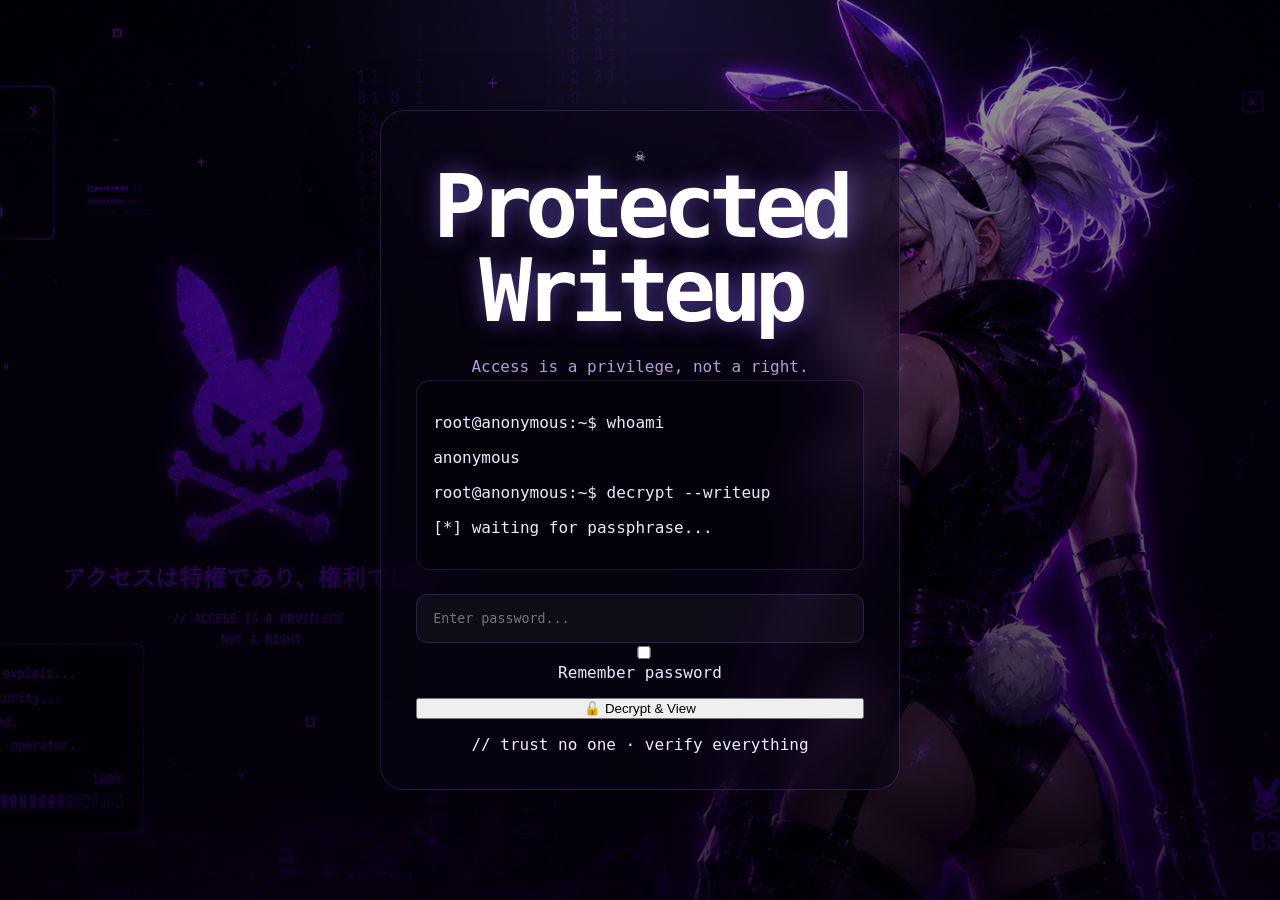
<file: posts/Fortress/AWS/aws.html>
<!DOCTYPE html>
<html lang="es">
<head>
<link rel="stylesheet" href="../../../assets/css/style.css">
<link rel="stylesheet" href="../../../assets/css/writeup.css">
  <meta charset="UTF-8">
  <meta name="viewport" content="width=device-width, initial-scale=1.0">
  <title>Protected Writeup</title>

<style>
  body {
    display: grid;
    place-items: center;
    overflow: hidden;
  }

  .lockbox {
    width: min(92vw, 520px);
    padding: 2.2rem;
    border-radius: 24px;
    background: rgba(9, 4, 18, .58);
    border: 1px solid rgba(142,107,255,.22);
    backdrop-filter: blur(18px);
    box-shadow: 0 20px 70px rgba(0,0,0,.35);
    text-align: center;
  }

  .terminal {
    text-align: left;
    border: 1px solid rgba(142,107,255,.18);
    background: rgba(0,0,0,.28);
    padding: 1rem;
    border-radius: 14px;
    margin-bottom: 1.5rem;
    font-family: var(--mono);
    color: var(--text-soft);
  }

  input {
    width: 100%;
    padding: 1rem;
    border-radius: 12px;
    border: 1px solid rgba(142,107,255,.22);
    background: rgba(255,255,255,.04);
    color: white;
    font-family: var(--mono);
  }

  button {
    width: 100%;
    margin-top: 1rem;
  }
  
password{

    width:100%;
    padding:1rem;

    border-radius:14px;

    background:rgba(255,255,255,.04);

    border:1px solid rgba(142,107,255,.18);

    color:white;

    backdrop-filter:blur(12px);

    transition:.2s;
}

password:focus{

    outline:none;

    border-color:#8E6BFF;

    box-shadow:
        0 0 20px rgba(142,107,255,.25);

}
</style>
</head>

<body>


  <main class="lockbox">
    <div class="bunny">☠︎</div>

    <h1>Protected Writeup</h1>
    <p class="subtitle">Access is a privilege, not a right.</p>

    <div class="terminal">
      <p>root@anonymous:~$ <span>whoami</span></p>
      <p>anonymous</p>
      <p>root@anonymous:~$ <span>decrypt --writeup</span></p>
      <p>[*] waiting for passphrase...</p>
    </div>

    <input id="password" type="password" placeholder="Enter password..." autocomplete="current-password">

    <label>
      <input id="remember" type="checkbox">
      Remember password
    </label>

<button class="unlock-btn" onclick="unlock()">
    🔓 Decrypt & View
</button>

    <p id="error"></p>

    <div class="footer">
      // trust no one · verify everything
    </div>
  </main>

  <script>
    const encryptedData = {'salt': '0jW2AAbFEwDOwaL2dP8X+w==', 'nonce': 'tbAwkOVBQ42P6tov', 'ciphertext': '1mONoV20yzZq31RQOaKCiK7hE4Pd2J9Zc7dwuNg/gc6ucSsqWydrRNJR1c0jlwD8g5IRIOnt5iq4LjWiBW0xGd8M/yteeSLlbX0pzaPXSVXtfOsBeB6VkDDyCDnEfO/hfqBh4DL9o1+CjiifyOCI6KWwria+oP7rDTOuqNRu7r4nD9zNZJj9LSF/5sNYLKo4OYywqr23J4C1rW3e/V8JmOzzetf3+RQHRRehwJavElzjWlytGpvY4C0p1DBsaMf/9gz0d65XzppwrkinJvyfUtUF9GafTq62P/JxC2WqJ+8nO9wi3p3BuiL/LaxqrBYRhjXVH+Cx38YiWB2CPVjkb8lJ2gWY8nwpNu6fRpDZ25Z9r11YzkC2Y3lOLmEaWCyZ+s/qpEaPTbxQT3oVbT+pj50D5Kpf/PrRvadjbHYBpy+kP8FX03x5uNnXwlDJEd2rGyKaGpUkOMzsO2qwxdjqYtZvTlI486p5IAZEQ0xDrl2SnxFcJ+b5Yjz9AS9HZoTzS98Iv4btulRm0kwn1F/SL12PDBtX5VRzq+nuEDqR8+vWM9Cn0VYE5HDkcZfjtHkVN20/kmcF38S85gdjEiGeH4+01RjlFhhbcYYVhWC6pZEQnnq+JXoQkkip5Q9haSUl641VFZjN+dJVgUPZhERDO+J3iqRh1le1JztW7YIIgKnGp+1Nc6cvBnuacalsk/jgQClAVDBLOb8qRpq1ffXtlh8u7mPe36uhogChmFWuybp4/jq4Dn8W8IzRAOhsMrTL5KLZgljKe58692sePjyzPs/cwBoZAc74QJFIr6NauT2WauWGSSFQir1TqUGY68INQIU4NIrUVaKzpotYWsyvJ5khN0QsPyE2qj1yYd0Lc/miZGRkhvveUtSz62Vzz1+/[base64]/NvIA68PAVBAkl2A/POFT1ewCtv3FkvwEyD8kI1SeiQNDTMbW4nthp1sk9+/pyUxkdol0vcGKN13cu5BbHl+uelpZDKq2Rf7O4gjNgBc6UrN3kfo/VorQw+pUaU6IT7L1QJmYlOamw2dcqySfvx+1GNgVE222ktcd9BukqX+TvuGGzPOmzUfsKSVr9X/oO99uX/Ja186gQw6nFi+MVKjXOGGKyfGPM4ZKoHXGiYZtcfPL2uXFbC54sdgyWoygWQ+usiQuqU6KHVaKOGuq0Wg6GO15y1I7RbPCH0zAOlUDi3KwBYYGAS+FWmEcweiVgbAW3xBaKggTerSdor6oMCPWocOIAMp+9JWcVKggAQClFZQ1UsBxuNvK88PtFVlh/X3f4QQXdL0akwt00X0W1RBZh0IN+dxLyW2ld66NNEk4LhF7I6kukkIQPq9iDP8N6nMDtSFxJW+g2T6syRg9ldwKuw6LltJzhgumAVooLDtOgSss3J2d9FzYQ6gATXnwR/eUyAtvbe/9HB4Mflyu7dhGytMhzA+mvarpJ546gzLp8+m6Seofub9AEW2bUAcbej0Pn+UqfnyAlNVhzUfMgvWVbxlvRgfOSyJ6YRSaquOd+BIhXV4M2S18zHGnUDsw5VLJ00c/sUgVuj7dUH1NN5mccSFhGiztNnIPdcEK9DIRbIW9LQHXoUi0uAqXnN/GbkB3SJI0nyqF4QMQ39ieiNML28h6Ae9G7M/aH3rh8GTGsCbJsQ/UNM3sHJy2Ur8aNKLt9+ERifnXt+XJw29e4Zd1+HAPZrw+b1z1Ms9i2inXFWs4pM0J/OpVjTaqZDHIWfQ6GpfkrRhbzj7j4b1qoAt515gHJgxlb84QfUl0avOmrFaRhF+Hy3VJVeIYzbB6qS9vxXxM5QHwp2oyDItJSe8UQu6hTVe1o3xq8sZsDsRw42/+XclNlM41VkcRFzVb0Iu2uDP15fIQ+hpAf7tLfhNhTOysDu6iT/ea680oUVVWn+hjLdbcGhWH6Ey70F6xU428Hf4s6kg4O9aukBsVcBg0ZhLwV0Zldyw9pVQCyJdF1f0QB5fyvlieVWXQXQU8NJuDdfo+vycEZ+UMtpEfJls/sB0PKy4DowG+NneJ2Ks54EfAxv2pyx6RyMsvSTOGCVzobxv4b8Y3sNEIw1b+gA5KsKFhMvU6h/WEVUq3CEqWvlS1XcD8YCIKn35l36sOmkrsw4gkTho2QJexJCYuDKFVlE8Ia23EZNLt2G4vHsGbrpVFDWCWL8sF72W7bQbM14Q2bqliDK1dtJ1q15oejy0sf/mzOYVdvDoWNqFfAoUWMrkQfM2ZlsEznmnzrPVTvrVuFT2QxoBECkQgIQ2W8sR1175FdO0lSikULu6Jrtn59hOSaUsO7NhJipruUES9judFmi0ye1Swl6CCeQAd2Kldd6oi/xid+MK59eSJrdU199ei74QdrCp4Y5FlN5/iBtZInQij34hpXpBi3JlR0kzYQpmBjuzL8l7sN0ua7EpspJJKiJWW3hq+AQwlLR0TJ9cS3qr9y6gQjfHNALgAblmM1wc6ujszbcx5V9WhZ4v8xoia7jODQA7T8uiPwbIu0Ef+UgMsGdDQwdT7AS9kx057MNNIZLUe/I9hgV3J7TOU/V1aAd4JCYCyULrLXxRuU8t8Bpv5AdxASaf1S7msmPLVEWKfsDOHfa2ufxn7XUHQS0aE2+J6Ye1aS+YaHUSnVbzWw/KQkWnFlLZEK0IW+qRtYcHSZ5eE3e8PrZ4Ssiyt2iCe/qpA34HTwQeENyVIu+9ZEACEbZaTMnv4dRDnn3cTkvNfQ/KBBW7+mC9WIghYjMQgTn5kz1PYpU8Dkp+L/aLBqFN6cX7S9ydAAPURcMM0Rngb6rfSxJS3w1iTXMLIwrsJlBXxbhvNw6Wjp8IMYC+/5c3QPqxBql/COeAcT7UkE4Ip3lmYRLzE2wCWLPHIonOKtzR76FB47g2G8Vy7jib8IQ7smVj2aHfB5OHdiQRpXcVyqOhTsaCOQ5CDLZwJBxgnRX2ohjFjX+bUB9cH6PoEQBc8NaSZgg3v8IPL7aEHpICSYQ6lynZ/ED8bkI1O77wcyFfrTkEQJhJ+k0xytRqhWEkmkn1hy0Onk+vE6eyu7/dmAhxqMiRSzO8x4gw5+SYTYjfLYfIE2Rlc2bclpB55EKqrITH54CIgRNNy0JUT5DajNk6RsV2Molf4m8GQFQolDjc8qYnIxolZr8HXDDh5JfJhxEOlnjMBN18K9fLl1TjK7opzFPWisrZ56N8ngvGaUYWJHDio42nKg0h2j2d0e7d2vgdZTWsdRLHdITRkv47zqY/dIixCO60ijscfZciio2dLSAmPUkhojUJ56QPvzlk6Odk9Eb0HO12Y13YBnOzyRIxkMwZ4t9EOhumPDkHn5xhksvDpPm7+qd7UKmooo8FsztO3q/PkvWQBdWIh+/X366k5LpaWTroAnJ8NKH5WKIjVda8vfYDfHtN7QaKCk86+o74pjPAsTclp8mFtSVYaQ7t8/WkngGzlOcp/dvqFPEB2vlQSXQ3Et3efYQzt1o5/gzpCZJXuQ6lXZ3UIJNN7vGxUFYoln4xa251y77o6m/m9SksQ5NM7SwBez5qOzaPEnqYNuVlp1pMN39lucJVI6hNnPP3CcSpCg3Cdx8giBRKdFEPUJEETXNzjf37ZFrTYr7aZrgOz9UyuEAOmbOc0jscfGqOEL4SgEbnRd5a8J7CKJchUBFl+LVgi4spxb2WM3qKoHlSaJOTo97i/V5h9Zs8Zm7qNXhDkMxgO840ujdC4m4DB8giW+NecPN+VwvvUIthQxlYPiBbqC35B3Ug5i552YL/[base64]/2TVieQNUJqaeH2go6/wlACmkKJj5t6yea0e7p9bk8pIsRFM0tHSIy7q9a3Zgx0Un1CtIPuoeyX8ETLE9lWa8K2SMLzKC19LW3bPb4NhkH0w1fO5JH7qKbGCN24JTEK0oiSI0HzMQiDes+JZQoHAVB2aGkFIkdi0zaro0+rcPlQ4O+7W1gF5+42N8OsKc/WUxWid8gjaj2gn3T9yPLMlO6RKM3ReMpzgGuGDFAH6FGKJI8Zw47Tv1av/LBiddGravGzhrHFhi4JvwAZe+A0nLJ5EBm0h5WH2GeFbrlobvOubkgQ6pahNWXhnC/RNo7/AdMzhfHbrTZwXMDlyDjzP7SZrWrsMhRWcDW+ncyBt1VAc6/kUS8crLr7KH2GdyRHLLuvyws1Oxfpz8S8zK+8wi7Nxz55I7vhVrg4oQ9Bpc8oYfM7Cdl4Z508Ttm5vGfwlh/HEuOpERZO1NBOASq9u8zRmUi7+6uPbjdpCT16ElHzv627/6K9EtpEeLv5+Tx+RMNmuBS++dbksT9cMTWiRtwEv90vePYVR79Rw3ZMEWQX5m4JMiyOxltq7U2PW0S5J4FZlBi678wyZVQGYguDskEVEYObhcmXFb7tLdwJcWm+iQ0spLyYHyssLcbrvruYKu/jW1VItig9BpuWuClPnH+SRhIUW8PrDQn1OXp0oYzO/dm+7K+Hp+9kuwKkklLxcBscIrjlwOSNH0sNMt0ejtTITPxRGUiDq3LObG8r93mhmYGZarSdxOgG0I16y6yfgQuEGOWMpDc7lI6afr9XYdgTXSyMRfXDx7XYRXCUrPiGXz2i+GoiLOuQwiK9VzdgPkWWMIPrwlCw/ay6B7rD6ux2qQkaZVsadWyDy/538EjuYY1JBcGaTAhqalazMhPWdCzuks1SRYoBbc35ys5XlJrL3ZN8XbDj4hgNcHS/UtxksRXKp5DQ5M1e4yfb91D4F6/BGfub3ag4ZCcQAe5mW7iu7+d7clGmSdc4gXRwENGHt0WulEJ3+Hhi5g0cGRExZqwj755BjsTjRpQjF3UYXih2b3DSYAchhl/WrwFXP7BaXy8YlH0vkQt1ZVvrP9ejboaTkMAG1+wt8ZncF4ku1xsiIZWMfST5P4jrUjqQ88cWI7Oc54ZhCfvbPV3bPIa3tJTl7kHnrCYns9EIROhJ3d5IE77XuxCgwGKRkAbLhW1xRPDrcwLSY/u9CGfNynDTchXk6zAVHGMy6+45N89qzQLJUiLvgR/oh28x7G/t8pPuxCujteG1vr/DTlon5K8NkUWlhHuBJ2KL+nZlbZHQp+/mXB1vJuIH2Lz7JZgC+vY0GeNaNKo6R93qm1CbUXBNWPO2+iuEW7GVrSWBcuc78h2G+nlAyRV//KSKX5DyptpfllmQL3zX5M2J/auclkobYWqtAQSBvxwQZDriKLk7IBId69QgS8xgeUNdFM5l//y9G3+BOYb1HjSB8AQcnOxj/bvb9Z1Ld5VZJGmbIpKeWZ+TJutA0hPcLUSyxWcFHoUhwC7OQRq4bWYM+R93En4tnNo9mY3C7ACsPGm2mDLobFUHPH6BH4KJHeO5Rki+xsIpnPF1VN+NZjuwZFO/da0NyDYh/GaHKwPOT/71b5ipLCz4Nzx06kqbfI1FFX4/HjZE0Yf0jCHTfwfMtS3wm4yiv+aImFRANfm8Yl7iucVJQhqq7Dcg+GIfAOT3tRKL41oOdlnVq2sIsti6V2lkMR9wrh6KEPTguIyipU7xK7c87TpjslPmID0PeMCck4EyWwlRYDoWDaWz+QY4DYJi8yVor8PQeYGQhzVRN+CU57+Jas/LKWircyWNmmoyvrKO7/EYh3Ib6Srtr4tVWi0RRqXPj2DoRZJzslOSDaQZ7aNNWsCoT7/FrVOPQIwcijf4QFTFhO9KCmDyWi/k8kaXKpgMuJUNYB+8wrrysEpUTTwOQ9qVMLgTMusOKnJeRs/tfwtEpTkCrZJDcHTopBON+zJ3nXOnLhM3hCdlhTwj9OG7N4/a/9u6qpSvJKfjIysxecx6RUl8pVQaZsjQr72HwyFzlGlifDDSLhlDNJW0m4XRdQQmmmaRqDR86/Unapr6gsD3SQZpNtbjAAa7BOMJrPBaTulBFtQ4CJpD5JiHcbbPmPmIdAKBcAUUS8Bf1Mw01XKsISwMdYNCoN2cafRPIxUEBniN/Tz/1V5Y+u7ZG7Zy5BSyNyN9qHxcp6JzSbXLs7W+EPDmHTWARltWsL4az0Ul1UIeemHNCnWtPHrsh+Gd7CeoqXsUq7MUVMZ/ibRWR//ErUoC1kX8Bc/SucMQFbJsgID56enm5GbiIcxvSyhx/vDCclZcvrC5hJ78ya0xE5o+hNblTDgyXkWunzvbILfFHn91hUx/YBcHam0r/I7qUfj+zx2nPwgGN1Ql5fzk0ZmC22y3EI7+OEE/LFgEfbJqBWaI1Dr9pjdAKL7la6Ul5uuIL0rIZSUPPsNUlq94mGdMiZ/[base64]//X0agPhZglzEkPGlD7ss7dxjsfqKvryRL47det/nYJF7jjl+y4mq2JQ9BEC1GRAfV6foHXDcRrveVcq/NDHVyBXXdArie2ZpxT9JTX4wIUP8CFjd0Bo3LVXtkUPh33RnyBZqIwpLgkD1AwkwrprVCu8dHuKxmLqAzf6PGGuu37BJK/qnW86VTyVc4eCc8eO5DWPwSRrEXTLqJcezVljT0Vkc4qgj/H+tdriamYuKrabwVW/gIT8m4PF2cAsgVY1TwQFIQDkI7dyCmYoiMz04bXxtCkQt1s2G91/GF0Yx4ihH2Ps09oa0d/aEXgrmspo9pGJpt02iWuC9kJVAS3wbUsKOEOa5sMIlgXZb7arUwHCKKhDKD702XtD+q589Bcbx2g9X+qPHHiydnvwPc47exgUDjVqUIuJ0BHo5ELL//0amyhnUFBuoBBxT0CiTHJUdJ2UM99reo6gZiGDA7nZ/2JuB86ea/FwdQCujC1KVDGJpiTgIlJqtiKcXZ1AScpOzh9zNswK86GfkGUFmbcMIym7g4p/Fq7w355mQekZrW2y6FzldyflXfmRc+3FoDA2eRvb6lQXc9QvUxnvg1f8r/mRoWoBWbr7P0aSuQsbMnp0ptoMzLm39VNZPP2sr5whFG+TWhqf9h/+TNxxLuFisQt4MoeRVTPsXWLh2p6AkxSTAh44tqxWUV0CsB6YMXWvck8Rju4y+tyfOiguXBTNhTCnk8KlBH/F/+u3Rho9cbfuNBVO1o8dLLBSn7CTRTz9+H1WI72hHBuvFOlkeFwdqV88nPR78TQBRISDuI8f9bJ2m9UVvKDZoEca3waSpPDKg+qrKCfNMVQEI89w1zwYiD+qIjcHYTflfHLlrPRKO2vWCZLvCGKi4tmSuQYVTtzTwggoWc8jCZQaNOIKJzCzJv858EVFI/GQtUm2gIEyG/wSsviKm6aHZhXfTeGYKM1/EiU1+uOXv9WpLXo9SGeYVj6tbFxVzhOTF9RQ6ndaj4j2fXCPHfkC4aE6w0Vr+8xl6bUjzepHBYEYoc5cx7Vpv8opXeQZRWh1Us1YcpWDy/8F5/2M9DhCXd3UBKLoB6/gP/6HCTTY6b6Hbxv7KE9mlbnJipRWaPmCfEWnNNZVfXpFyAyMNmz2mVfJSpMIAhPGkPm+Uj5AuxMAob6oUV3HzlcxyJz5LB5Eu02OdfdqFAGlccct8/L7dsu0RJaw0ytPv/HMFEBnqTsnIT5vhCh5H3hxTHAk/BvVk2vckRWNCtfZT2bu2a++mP4S1Pd0RVdiFaJj6am64OnhfUz3RYx/ZLWX1lfzCrRHucIZgpA1AkcD0NSQY7RYRW9Ksc26yN+EyR0szEqtoMnIwnebkldtFT+GVZ0xNeZAkL0h95nARqhLh7ztIPuZkXIPzhTnWe9SXF8Ko21btMjfIj7NpB/jkFURW/nBr14GTeqDSwZSYdM2M357oz2Zfd/jvwwsdoa5e7/74veKwZ0Dgejle+VO/KYhqzIJNT4i2DwZk2A0Un4IHrxjksgJ5Rha9UnB6Po1eaBiZbKqB0lgknaaZPZIONNRXJ1GMtUzViRSSdYOSNtupMUwV6047p4yYoJKd1xdbjUAOSoD6MBI/JoxWHDdxDtmVijjpwg4zKHQINAwJHWTQZ6kYybUry07xSModDYePyvggDmOWqWFY9Am+iE4VJ0RgKHip903q9KlWZQYeJuFfFMpMkYoIAXtj9DxUwSNWQsel3cWGdL/j/3sL2NQfJZVt9HcrAUfvfERqBpvN6RIaU0PoHcaK4vR7tkPmoL2mQCvJlIW8yEbmbUayNTQF83NIYE0EDnK3d4DTtPmOWTFsXbAswkcxmm7ym8WL1Yzx0jOxCFOd3quQ/heHagrOqa9BCDECI2k/sEorJeo3dB3GQGeoMF3NCXOwsSatUMEctCwchoRA0dcktJfD4fAShc+BfbG7U+2la3fi+Eu/kxPo+qbIFBdYuaud+d3+9cbfotWVKU6wyvkmQCbXxaHGGcbCdp1mTXG9s8BVIYVPLUmw1YQFUcXKk1nlC6eHm70o1CQkBY+U13hoPmLwk29EyE02L0bp6MmAoKhs2gEQeeabfbQ58bhkIxz3WZS83p/223wPzOT1O48T8i/U5c5C7ni6hIyplCjJZVwiv8fARMY6sK+p5houSpOfazfw8k78n/LLZ2iem0oHQukIifquh2GdjS90+whVIh2XiYPIb0An5eGA7+Ci//[base64]/PCTzXigNV2e+SS3vgGMaFGv51QhLuroHcM6DcpPxKLIqT56AgUgVgTRFZGe2Q3EnqanIj4owqJknW3X0770Sy/RMh4o6CHR2+F2Rgzjf5THn+smmEtks53nrXMedvRlthcJgB5BYKM1RdM6MHL2hZ7nKiPGr9iwFkG1Q+9MeVnS09k+UOHHJKAHLB22q7tqahYzBPt0sWL8C6kg3RBwZZ81hOvGs5lTuvOsR/aLkGUZiqEe+9y9MhehWvw+hF9OC3xHbQcGDkiuoX4EU7xcbuam8orJoK3PI/hDlcMJYN2X4RwnyWWAhL9UknUIfAorwrjBTKL9KXkFuETgSdRI5bjd4Dwgk/DFxDenF1ndjy63z0b8p4llWv6uK8smIMES3vl6vt//3K+qymmxfrwcQfDvAqxUjd1iRBDdJxDt2xldZk5q/jy6iPTFIem+61wtu9rErrrDUK3+LECRZU2c+z3FAXS8xiPJZbArKhFA3tQrlFCist8b4n56QcmmS+Fcq4DyIPebDro1mdxHHktT5czw6pPgM5uw5qfVNwPZ0nQ11kIc59Hnq0gY+j6z+lH6nezd2Pq+HMUeUlHFv8OwrigxbMKJBZUL/zqYcQMSLPqoBUhiPgpaZvxRP6ytmprVw+V9MqEJntcBQeOGozTZm93xjy9dHI0G61KLXmwThvavySR+VCnEUvDm/REbr5RG7h15BPbzc4Hs6Q9CmO3y1Cf7vJalDW4kqO5caOuUsR6O+8rxE2ar4UlnQK2UZJsesaaP0/XubD0jJwAhuoSFoJlqM0Bu+rv31WQeRU+bfi2EGB+nhKqT2KCbc/jzdiFqF+sxkoKPtKynxP022MHtrl8VS5b/vDX/1oNMCkftHaSv5HsUEFW+OpNpJ50OXJ6o8WKZ1y+iJEGs2+5hAGkjW2urQ9vYWxyumLi14GgI/ZImSX8nEzR9ZEhfpi5jg48bjPe4PN1s47vUoph9YsE3sTEmlBggDYXFUmPdRyqRSUkfBuk7USfDlYXacfoVPt8SmlsjYS0Ijhxmk/Ej+gD4r71/7qMTvBe28IbNUsxrO00CnFFK186QVZfn4bqRANYl/uSii9vrzrHJeWULrrmsxmvLXzBTo530Sf02A1pIb/iiJ5Djj8yrI+GkMyKizBKVZR7F5l3QiAIkwkC+FOCUdWRizV0ds36iIFh/ODB3ao0EMaKsY6tmE8hhtIepL3Q75qdPsDmRhruuwZ42IpqUPHDtnN9MEVa+I5AmGfLr0i8QAS2CehhyOL+OFCcw5y6+4or6wAUdEiSlcJpcIehYkUilhXSa4QEICuQs3Ozpfcw/jcIr4rMAGC9Ei8Mk8p0TsaibXAfDNbt+S65Ik5sHSZzmIU45D/unwLemPuhNZ7KBL0JMVdt8fiOZguwiTTx66LBM4HD+rqc2p4Sd8/9oRNsN+UPccYWUa1HyuJD18HZpImhp1gQmsZVz4gKqqwBHB3KT54ecQmTSjwRsCeJ+aKbZPXTWEBJGS9apx8dGPPDNgVd9JDo9r/+wk62/zh1m2qZILkOk9U20AoKSihzfvf6OW2pVYcnafSXt8xw2nculKr6zRUIQmjOulvoTp1/TAZkaJjo35tgwicINUPzAIo6pGcnldE2FRTbHyIIR6Z98jPOQ4Tw3y/8itriw9JTCNqRTXZo1agbLs6e2QksjGeE3GpHRva+fItfkTZaep9LX/7mua6rmd/b1n517MMBiyfv4PQNYLM+3S2yvlirQFR8p5GRIm7EypZpHMumAqZGac4soSmn0lAdP5hvq7MUesG5CSoqfL7Hh+0Tu2xMxcWpmfn5Q/YlcF+V+2PbCsP2B0Z8Sv/ud+79wWoaDt3CbLTEmx45NxNIJGcI7/[base64]/un1cacVZlCwipkc+PDmPMfPf3yHqHB3G9cJYGnPSrazzi2Df4anzRiSHS8B5T21fYA5j9HQmUXD8JiFLvnohXTLEP0vT7C0c1Pi7hYgHugO8a4WdQzD3+8QoG2EG+Acb36bkFJ6Tuy7h/BYA1GB0DW4ebKH6KBHrQwaDaZwhJ1jNq7MCIq0sDTWmb/XtfVvZGnqvZ9DW6kbiIQFO1cdw+CzzvNryqZze9b2Dzg6hXtFXl3Zek4gbmlGnJtic99xlgbRTdXkUb5NdjNPwLBTVH+Da/Qkfd47zsoyTPCBONrHImrqbtH0+5PoxVse9oVqcx9y7ywQY2FklqumWzxI4LnFEVN5hqd8ctSk6VyX2ExCCtOrlW0hlPqc5oLVkrp9yt2ZIFpHwh95ZkzaWIMIc011pE+Otp6qQetyY/IxsX7F0X/JpVCJK3T5pT17eqJUCHd7Fmt3l+tao+o4SZhjHAVIStSdgZLsLgeRFoAWmLte0S2rsyzjfhZTJBg04XgcA/TMvFzc8n4PrjVR004SjP544bRCZcvXMaW/XxqBADsnPWL3rYUG/DFWptG5y1T+CoHTs6kbMZZReorGDgppY24NMfFr9oRKIYoyhAzlu7OV6zzi/nmmbrRWHaBBa/uHbk2GfZoSp4kYFi9VWKM41d0FAQ2IuVz37ZvFTTnAkbJYxaINT9avIIRdq/YigNqKeH7roDVFzIc2ogLxRC96B36i/JfuCXHkT2w27geGZSNvif23iKem+1W2/cnEIVScOJJ8x8F9pALbupHEIc+XTcG6R9P7LvzIaF0KR8LH5dnWVOpF8iSblwZpbrMg0YswlMkA166THKVsEPIja2MnHxjivpnSLYkPNnRR2LZq+aNvOcvLVTAt4yucXbACKa4i5R6ozMIn26MDMHoQufdeV59TYekfKLaTbU/LhpVGnHAvKISLVYEsIYoo/bZ0Odl69bo4F0MTpxQz+t0nDlyMwQdiGl9j/lSjyl1+uR4a3PvMkzgQIpjjoj0tbR/i2gUIBYqpApDLBiANoTxQ4KtyygZTtQTBcIzumF5VOPDvy56WepgSVK5IGpptSmC/xAxXHsd8m+hnp8CJPpRYu7O/fnwgbmA7I0R1e3jT1zap1oEGVu3utAFHXxoqKBJ7/Ltp51Hdii71i//hwK8RATS7vIvHlKvnYUVgYohS1MoL/zfvvPQWBAbkK/yLQFsp+bJDDYHxse9DMIPZy0j+HAR8pq0OWW/wTFHwd/Kd+rf25c3qUUESupJuY39h0ZKkcIGV2pHcy+YbqsaW2ODvkBFnv953tfKKUUSroziNq3dj/gODsupoO6/DmNlfV4dVCdGwKQOxzTd2b4fzENVZjuO/py0yRiqlMWOBZhdGRNi3Buo0Hty5oww0qonpQf56YMXBR4v1Tysku6Uc7Zpgw8hu1eS9UQsaQpSyzELDRXMEbuAPMDz2sWrsdgmUOrAZ7Jm3X/l/[base64]/VvlYq7cyEe4aYChAOwyv07K984IOgG9wp/0eG8NtMM/IeUGU6gJU4dAQ/afcIgXGUEpkwED3LX6En37ONm8kV78ZfhPQMc1n8Jb+sCwsnSipYUlbA5jyNhLc8owt4KG1lnTBLloXOH/5P6JI7rxG3b/TKqvxJopLD2iNc4woqIRKu+gfPwhQzBsByRPz1CRR0W+Vm2JZpGAyqatMCZaqytAJg0lyvVVzMkS5jZNcloC+hLoIsWGTyGHCTrSv8uo3P4SIriutsnJeZNPu3Om0WOHA+CiiVLfjJw3o2TnRcijprhQpQmvXOpWq3+DMdY+L7VCtI4YfQzfkJhEJYRV3et3E7w/giMzal4VO6Wj+i2YAR6zAWmF7ep2ihvUMC2ZSpQUnWYsDE/6Pa7asQIJsY7oh05OnJwwWpFoi3fVMjcB4tbGFPoNDO0lhbi0LL1FlsQ0N41xu0srOZYlPWKqMlDvt7M4ReXCihMwt4xxpTQGxBKeMnVvTfrkHXUB/ICiKEKE67663/jc5ikn6ZsosRTnnn6ycPQOg2zOBUXCIFD9dF7LO8fuC94cv1+BTW90JpFjpv9P2G8oxRTErYccJzEkAnSUZVFKPDRL84XBPq3QWAbSnhJHkhaOgyh/sucpQ7tYAzOas/n7IBHQz2hP5dbFlPF4by0sSFA/xJq6J9V8XMjGlQKo7Of10f8dXu7OLWcJAJDJ4ARbrSwuVmTxfyfyKXpdnuPerUlg9cQRllo3EVtMtB49p9TB0dgQqvL2/HqrbV7AlSDbqxUtzKnkkfwn4CO/w63q74DVv55HxfzsOwkWHxGFCXyX6ejwoGByZK4fxMwdVdiaXW/gtIxeV+Vt1kGm74gR/cDpgWUrkWPCupooZk7k6JD8IwQenDTM0gRGWI7FA8yVVRj/akL0w7T91r/EWMr0ZI6v13YraMJFXjSA1QRX/r+LrPxmmjlGBF9ACJXNOMtRwEmHofjoGJog9K8mVtvzRfAL5ehmSo61iXHNh7d2b+f32w2fGAmvPpgxJN6lK3su5oYRQdH7p91E0VWPld9mF8XnrZ5mD9s068kxc4gKxSk9TmTEpkWAoHWoC31U3AWIuf9oUoY17fggNWkKqtle/Up59ZB0gVemA/Mr0HD2GKEekac9byl+L9XPXYwaD3YoRvAZ52HgyBFU+0jZJ/XvtCvFlfLaDH62g/OlLcng6fVB/6m6EOwNGe4/c2eMPb4fOjB44J2sOipII/ajvtMOxUBKUkmuRTDZtaaKGLtR7/rRSVKUmlv93AU+1YWWyfBCCftjHCtK40jW6Z9CTuUZW7/[base64]/AlXgm3uuCyg/[base64]/FGyDy53OnqIeYpE/7ClyE15rQTyBu4bL1Q2kjzDxTZ6+km0rGHO7zzZ5OhYFDXUg4Hchiv3dKqiTIWudJ/VzndatGgni+r9YEn+DJxZW6FLho/irkT6P/4VlnOzBVQH6ZLHGkC8XRBLN/[base64]/4QjBQRTO8+fgbhBVnSNEqf8tM+08rFcaAbybdWfaSzMqDhJ4KlXNPEUZtRKtulEKOo/tT1kBN0NU3P2GxvvgszFv0agk5vcjmlgAMZTIEDihp1LudVfCe7nK8rKVAfCUlvU0xk1pFJsNFPEaQbng1Se924mxpCQVC1WJXmkxjkXZu1q5sEZ/qeD7yCQ2ztuW8BDH7xX+4iwn4Rze5u1uM5X2KKviPUyrGIgu43YMZEhOsQQPumHEIpBRFraMIc4Rnv3zMyk91aImj0fhVXGmgpaO2FFBKp1vakpe1CXXxmjgdwY2TPfVBllaa1yGPx2c6qpK2kQ14PHAuPHTcT/wEAr1IsLY3tDyRm91PuzYXq5yn0aW3wUjcCuglMq5MRqMUbbzHzP9MJ69IXr862+JLnZdwuxuVG64l0kcRtHZ0iR3ktPvRhkjJKwV592ufAxBVG3jeM9xkNZV1v5szr5UQ+rRrELOZ+A685cloG4O+r1902S3QV6ouGekvpjmFFRMU+OVO99TrNzrMz/YSlmzervm62nNV2L012NF/GFX/Kvq+YJtihpvH9rPCDB9CFSBWLqdowSulzR9aOHQ2LJ9ag13f3H24CZsJhBkt6gI+cOAjEPSn6f9k11HmgSGthDYYNoKjzeccbTBXnhALgCRVr8DJ4rrQm0ovmjOfSXV5nvSPV2biWr1Prjz+7CSLNwxXfctYTPvUq3m9S/g4dHlo7uuxVZ1UdkFQk482RZhVtL4i/5D8ZCEBY7OkExqj8i63kT8v2/04wYRol2PUXfxmyAW8gILpbfzNVMp4V/qe5v+GeyVwFSS0coib8gJ30HCq5D0QdO5UYDm250wzJUu+3uaolHGU7Jtxu8TFMkCmtN8byt/kpAB9fnbyR2QQUnJEGkxSJa1QTPspaM7VEttT4wNKSZtfM1/[base64]/SJ3sFM7za8Z+eGG7RMq/uh+R5IncueTKYrKyk+LQun5SK6rnGNyOQuHPpRvmmrOBuWa9AfWzvjCNdUh7qff7W+sEBhygBiUuFesYxJkwMvk7rMbLkHBQGg/[base64]//RmiZ/Tb0dT10i+enDX0yJOJy8THBVI1gDAhKrXOL9S/ScCGqyJ0lQQWTyWHFH9o9NDrt81FgI8L1VLDCF6VrtSCqtxQcdHQRE66y25lPFcqvxsAMkIW5HgYhQizbzGdoNalRvnq9+OrrczP7279tfz/xf+tLCMQnpPyHx+/ejiDsfVZPGgFgsyf46KzLbRgR1vOo3SktTJor3QQCrX9ZKlJbq5f/tkC8lqsr4j3QVfu3Xaqz/dqM3SlJ8EXsXVqFHPkBV1uFIkRjfton6ZLziEGbrMUrv1L7K8XPaDF7Jt31FntxRtmWzJk68tuz1NRx889fUA5tgWZJeHOInsXzj862ShxeA9FUhRBYWsD7llVeCV6TDg/iawl8XvjBwXo5i4UklKmFO6a+10gq6hZrZUGNhva/wIIoPQxqY0L5db3xk1oqDxHryRd0bF44PZtNLGdE8YxSN85zi4LjU4fi0aD9zDtDvj3NRZP1Ieys0OtEAJYEaaiG4Cozyi/OKR0D+3+whye6fBNpmnnFOegnfOS46z2oI8dAlkQ7SV1aJVCxOHHtsEkOImwLhUmR0FlUC7sqiO7FpWSoYo1AjUrkph9FzB/ZZh0v8oDPZ9/03HAQNB86hYY6HdxjYXDSdtiY2ziu7dBHdxnm2gEmr+xM3mQAJcB4qDkPGXnFTkvygq3uRYGkeh7xW7koZPskhgGRUqTlyz+z2EUf8+QFz+6MisVeHRbsjmFzkGO4KUHeQiczyQ8OokM4cXJotF04IkwaNsoZAl30aQbmq/SPUoVRdiKEWEFmQBJBvwkfcb6+ERAi/RCVysPjLbe6iZ/[base64]/UgZNpHdubFcakizusHJCDy8UXG089evM1/7uwoFE6KfIlT/7pbzSdD9zmc6PQQbzjgQspvrusl9XsCojrjafcE8ECCXcbHRXa91q4qpE1kkTQWbw5+n5KItwyt3ABgTKhsF/DlsBfjqEmLJthOGFURVwUPo2TT6y+qI38Kp/u5evOqtHhP2VWp9A4m+T+xDAB7bycW5goO3hbIFda/mYxOFMR4J6wqFHtVQTuMRJjNyCHVmmhvssRDm4ZOJ25HOtceA8mmTuRiZtrt0T8Tg7dKaSovV2i00KELs5Ay65nGNVRCoR3xxiOgfv6avd8QoDbf6j7yb2rXL+Wfz8yOM3WQucBDwqkc2rF//SwTDzrGDPQOnToRegxBNa8fnYGU7GCTx0aM+9IovBZEdlEhsodFJc84104kH/otTgCg6QuAIG/7+7hjBsYz9LTipFmeFD7p2P+u3i7gbJc73IYqFLbbM1BaCqVa8a5f/HhQMvaRM7zF0zeRkAnWOYozvDqlCJODyPbixgkcKJtNyLkyqRquY9+ifVYuPNGW0eaTZFxVI3fCG7cEnRsKCZtyUCogJYK3Daa+Y1Js0X02UbNkGzU9QLXdHcD8kxeb+/Vpqd+LPDFEdu3rKh2SAeyn/NBevn2yXXmkluruci7P3P5gn/mEhFWy3uAGgYyQRClkQ6p0nJWgM2otJRFf6rTsnTSzi+sQgb2v5WjVhZfVsfHOzmSNY8FHL+F6cNiWr0T1ifOf4OLB2/E1cjsMJWsGioJ75dvz2D2+2W7Yw7wTzwVSjdf/eIy5WJhB7/qNGzAF+xTWEUn8YENKSEpwkJhdCYGATYqGjLDjiFu+3x8cBoHgUN+h3LnQLhd5usfpp3Nev5ttdqttMoaAHGb6BpSpgWaCVrex50gZr+W/PPZuFiDzxbYO815RdNmLwsyMKJN8Cr873K5ej/[base64]/xJOEzsP2AXPHJeFSFmRkYuJcoH3w/nwmxmHcBywmaOTNJ91TwYZVtrfyUvKU9GQHsPDLFJo04iOtsNONS7AbmvtsTCcHjc9om5BstXH2NByrB+5SjcocBqnXDHmRbj/xcL7mD/93jmbHd2//nVs42qIDXO0pyvIWzcaIp1dUBLVYe1MMcSgcPNaMMydQCOSsfrVM7vJwKOoC9I/ii9631Stz6SNAAdn7MaGQ+npocmvqGsfyc5oUwcFwV4NO/p1uHWas2tFtclwq5DnDeC3QSjUzG8M08xkcDm28sbbDDHSyOowtMISGn/heM/GXOstaQz0thUnQezFGe7WNx8i1ejdhjHyW64PYI+uCCty5Z8GY4YCfher02K7c21/6AR+cyEN8lN7jZSvQuUk19uvE7QfDkh9kvFlsvARil/V5aeQitOehhKfQOkkTx95vO+Mjbgg9/KX6Gk/6flJZPka7os5VAiTG+zVVke13OV+21F3I4p/U/I2L+TtVOfCv83JB+47zVPkA1NeE7lX8CQOqNm7oJyx0NrwgfYVwya7L8sDnu/HGAAsLtRjlEP6okGWGCUuoETj2emADlf8IeQ9Mi+E/zgX7pXnsy0YK3VWVwoZYYTsMmUlD+qFyUpYoiu44WGF/64QHQyz5CvNHMcHlweVAoylXmVcWAbZAWa/YSMyRJvlNOgW0osF37n7slSSv0ljnxA0T46raSU5voph0wokiJGGYGq1jmxXpbRIS18Kz9ELLbfw77fJXDPfhObMGx9CE6Rv3cb/I3MZDzHsTQ0wpN95NqcmBT+pzwotj6Hi/cAcD44a7XpKebeEDkVFlspu5pouzo3hAcQGC4dLvPtewsOJBeSsQx5q5wIgccHy1nB5oWamcDqnV0T2aCRL1Ryptd2Bkp5XbwFoNsbibEDbipsOvOgPqbODnLB/om0fPHwvt2RItL8CTyR2+e1wkdcXvbbfgnponHJgQUXkJ1IEa4h8FCxkP6w5bvN3Az+BB9Uu685orIfKwnosTorT22SVm1AKlYl3inRQ/S/ZYbuxlExrJCMIwhZ4KcTnNlq/u0bnZONRoLHuyDCi82kwetEyu6Z7Vr0Rwpm5EeabseLYSUWe3DJXkgLrrRD0dCFAwLTL4wr3rJ1CNHvuWaQ040XQUdganwdTB1JpG6umYwvnM9PvzP1Y08anHDKmSsxhM66zWdh8vvTCYsNCDEHZ/bjLKXa0B9ggFI3Chp2cnJ3GRyWVhAwRr+A8PVTusX5oiWAhmMqXeTLA4uo8z8Dgt5kwB2NFDt5LPePDNoJ79IhJYW++nSe9vve5lKF9UZmQwiM+PmR+NKZCgjw08f2/cvRkmu7HEjjPc6xETnkG8XMZaWB/oYugOh3cOgUtBmmvWTLVlFJoiifPKrosA4OPXQyXA8YW1T6W5X+P8jTiO60Wr54iQzBoN4XASQGfeW8aUyjACkZc/yoefVsiLeu7Mz5uckqOJUB8Ok/mrF7F1VdoqMt/qfXw4JME72YW+g6iXhF3O65BTuowIafPmaLHWbqaCHd4v++78g3kMzz/YVxS/ahOA0kXxHZqM5R3SvMG2I9dqeZ07JhkjwqJOJq/YxN+jqWK/VKbe1eNeIW0IePSCFf1mQfJV/u5c08JPZ7HPccSjRzpujycKAHYtWuhOQnwx+frn8GZ+2obLzFlaCmjLIs8vATig9hxdiBQs5zQ911hAg5rTCnutgWdra1Wcvp+YWyErMoLsc4fHijLzA64cHI1Rpdv8EQnyP/hguPDkQG+FaeMvAncvtZ4dI7OIbb93JS7fIOjlP4RJLAyJyQ/gLDQ3zsOcs6DcCRSvcBWt22TtLEMaoJfHlpuEkxoO7ZkH+qL1G6v5tSR+unnR+uIKIOI4NXrTePqaSbYleHhjK/zXXET6nBu1mc59FG3ev9npHN7KlZkMpuUIDxWqhk64n5+pnjyPrbujRhz3BSuy9rVqdo3dO5dvFvIJvwQKx09Tlfn/Vtygk7OjASDFgTpQg+Yp8aGZCVp9A8zlcjxVOUsoSxdB6/WU9dVA5ylobuRBV9UvdIZ33hPHkCp59rdYsjky4p+oHbcvwKGgjYBb8AKfu+GJYW7AHMidmM2wqIbkGjAMnyJEuNRSMF32acvOQYn8/uPabkF1DmreKHu89wRC0jbgIdNd1HgRIsoudpXSLZcyaBLbtiB8Gd7S9/yJfnOAEHsNuQnWNT/v6GyUspZb6qumcT2MZeZjwd6yyeeYbkWMCXamfqdnm6e2tDKeoPEU3pgeGWI8XtzN3HaNiAX48SZvJe7U9Gd2cRfNIKKvhPT1LmVD86zvMn/Agf3T2pJkkfIbhJrvU3BOrI1LxBXrf9aYWu46TBBQ8ooO/[base64]/TmOy31dfV1GtvRp3OhifFDi4yPHo/FgBMkjyHqeBVVVUy079KUYr7xmb3VPWLKg1+oy2nRz95r4ScuaRcBTNLVgVc3ZZX+20dwjg0SIh4/SyVsRWXYqP6pbfSYZFJy7uAQ05p5RajYDNmXTyeseGhhdJ7Tunraj18KQrnu4f9TgzS8rdlNlV2nqi0zRNuoVgRijFP/MtEmyk7VE++Twmu3Npg+U/816z0Mq7vLxTDU0/USMxIoRbu/XgENjmnKq6RIHfVIgSioAJnVA6IugoAYdPL0ML8NBvcnmG2MltJT5SEpq9gWdfKBH23bGHwQmUzqXg52hA/irPCgp+K8Y4FIn99MFNDh64iFzQzmQAUKzFqzRO8vB5JQRWoA0Ei1nHM1FQSiOMigPaUWj6z5pBlaZRGzjaCOeVBJYlkHtbnvNxZ8CHMDk4aciB/JYNcbeBCqBpphMdjaX9WOj7yXsFFO/nWeMhRiS6gadaAdlsGPmXFU0eb6ix9sgNGSxtHxglc+pHmA5Zl/eNQ18I9dcjRFt0NL+tsPR8EkZGefObfatpTFCZyFPuT8RE2U2tIgdjvNrWjLpc1RZ3czwb5PwJrdnNV21gWuHpwIzWuvPc1Gwg27BRQvselh3QmglcZQYSLz0x+vgVIrcLGzMlYkcD0LCMBgCsF3N6bhp0l9nkk2rY9fNVu0qbOzx6l7xZ32D1hGacfeDjndafYjwm1/ckTX13T9AJqwQzbc98RiF15XMAx+jWdMAekmVrE9WTvdMi4S0wb8q2Vwb5UljqmzNm7G88dhCRrjq3y8nLYwwhLEHEeS54+alU0S2wrgJVqsYl46vndujDLx/ghn5Gd62HB/mxNaPE2A9/[base64]/5nWnCctBK9MjHp7/OMfKlCoSOyqEjJaF/E+BtmfV+NmJoBY0iTO4fZEG8/CClgVugJ3nXbNjFXT4uXV7S4AJwdE3yesfzhibF1PE6h+SzMV6O1t+qOuprukhqw1k62Q5MZO4msqKBZLWBa0yfyXxiOyKAvDTn3+IeVQOiWHqnGCe3Z6k8FYkOSdaU1wUBiaJE7jqGlUoNu8LBvBigie5/[base64]/SSCiL3j4RHwsgzpbUN7LIirWqCLCcUyuAB632frqTeJ1gOrmecs+SYFGdTV8CRitFmt5UHHsP2SPj28WlzbPo4t0Mx3LpR7DOBqn7LgxsL5i/7VjzImytWoyTwQFpkaXkIvej0v05U0lHYNCKFBn8BpU+0SBRxfa5eMPz5L6PQQi/kied3wB34/l4yDc58aWJrKy07OIeIdr+q0x9xeIr2gss7mDiGxh9YI4ssNTgK/6iRB9g1Jt6w9vYtRMeoJHDasbKcvqQ0rNBeaFJuThgoBoNwXDYPM9cw31l0k6JPsLL9e4uiBwxTtC+81drys5KueBA61gQ6x9TVGLvwlUMgW6QKLx+tlZ3t5ve4Q5nObTZvAI+If5T0qjQKF6mD8tNvmcr5/knbCxfyzvdeFXHz3AxHhC/mWGYExQ9mZBlq/pYTjzxkJD6sMl/wOMdUqRCJ9vzggdQ5qNUGSJ2PtWj1OZTN/Vkl5i6h5kn6fHqUC+7Egsl2P5gxH7M0yvEwML8EjNI2pRGoF94vSGmkhWeipHreU62b9fXdRoiWXQnNVoO+TLU+5ehYs2x5EeavnCr/[base64]/ccwihU1dJv+3Pj3Z9K/eGndwclPts+AY8yv3B7jhkvmf/ZneJo/YzAFu5sh7AOtJSxsAvqSGbbT9QjBvdB3IVW+7pPn6pinCwx3ZjyHcU/Hb+Cqj3yBqUZs7tqPP10gLs52OHvD/kkDifBsQyaBDST+yedV6WOJF6dihLNJwv2tVrAoj8iJhH1/SWn/b/tiXdj4PXMMDGzhAiUz98DYuy/MaQZD0xtn8XI8THTav3Ee9qTl1aPmhdxIIUTDWxi7UPhBVSEL7DH5UyvL59khUTOMo3zD8k0NEiRhD5CksTtmqITirNe1yCp4UC7C0k7JctTrl/p1tFYC0N/DA4wBH8rg32RgpvU8wIrhS9ZZKrB4OEG4YM3U0h54ml9tqSUS8F4/NsWX4mkhlOrWjFjGw/a0tqTfEj4OCx2eT88bTOQoDreKXvGWTJ0CAYW7cB1XDqJdziHhgF4u2uBwd96+Zg+8gd5KXX9yTzgHQlsQBBjZALq5cRB3PaS5K2DSLG1hSQWzUY2PXQag0YuusGonIGq/+yz9CCXlPF21DH1LjMxj5TRQle6wJm3/Bqm/7gk87vdet0F+koUbURPF0Zh0JZw2cErH4fSqjpwamHwFuFrBpbtkKQVO4AxBeaJfrimOvpwKRAKgC5u/PQj0NRPowoBAFPjV8UkodYZ4zLEUtiedXaPd7EuKxraZzstOVJiyy9DGCqecaCq40pr6LFqRwlcYumjnoKp7uYrfTMbDso2ySx9OKeDIRBor+rMCuN3AtI6VTqvUZ9xPtoF1GtzoHXhOB8yRjkTu2PllW19zRrF6SoL5Ku88IEQDiN4+hSE6Xd/WhpS1IQ33LSmeddnA7Pi0KWcAqkrZWUYkkrmN8q7u5QQTQwisAPyMIN0fiTiE2oX/5Ay+6X4tSWQh7fcpaQuFXh6tAFsdEfkOTZ5gB/eCL8mr14MSbj6GDXSx6QFKjqCjN6vqZZbYnV7cPPIS2qMwLFuVrNbudR4fkIPnHgRnnwsrRPxX4TcWejcilcGI5eSl1fXbX/7GVIzhnYz5LU+9ohQHI1CYAK2eT3KT540u15RcpVX8x13+4fSUVPe9YV6GWh0uLZA5WYcdEBdfwQFwWL6mShX9qFHvTfKBKAcPl1YxJmSrVLU+9w9S19u6Q0/deseIIGTKbM/VO7k/MmEPcQvVQiIiq5cB5Wu2PI5bCioUGvKDrOsvF960PguKILB8RGeWJ9GF0BThINW3z+MyPNXLNL0GDgSlYDWzc8HnmeUh46FqboJDbdwVYes/51SE6OVAmSa9qEjWWmxd20rCSu4VSShI1VrO2UcRGUEefUJrQtpk6FO288icsk1GVWYnGWzCVKrkloSfq4zze5LriNuUTVBRGAOx879D9AcV3AT8yotLLEqaIfB45c1UujP2tpZyOYlusWpNGx3fpmx8FN7+BI/7RNsoCxysS73SnfICAOIbCaEPIrt3V+YJ8Zp/Z1zGPSUrebmwYJudJKqJoZGaX7t9JUpoSqm8IZw+uKJPOBWpvrhzQA2K6PtNX3SKLNtiWpmDUxz33OtKFVEy6ZOnScalGbCvpuENbwxa9rmqNRsvoEd9wB4b0gGPSRRmVzeO3wGnovDR/vD9CJBUfyNHaCV5HdJtfKOQBlSzHDm21yXNOhDLLLI3Lm2Di0iX0gFR56VAF7UekY7sn4ulFhHbtkmY7XthyztSHDqITb4gG4TFNQDRmRqWk7inZHEHl3yQN7/zkSlFiV04VW6fiHmkMTmEqxjV+RgwhZ32bktY8LnTTq0BUu2IJenATYvrH1S0PIVdKKcXVkBDYB+1pjxCIa0EJivkgZh9qeVuk8q7460a1UofVRGCMjzK77qw0SodHOjHIQvwvO0pmzTTxnw2MwvwfIpb/1H4XglbnwU115whdFhuuDOwYUYVgk3CT9HimkzAixFVS49iok8yJbPUZmUImhyaOQRXzYsMY+sFXvNJgopY/fq+5MImiDnGXzUAR10+SzSm5jKnB9wrzYz4zC8L8biyjpXg74oU5934n9EHBhZasChby/4aU9BVo7rWQl4oxFMlmOYLizR3czS3+XXOPMiuKp2IA8pdTUe5n4YWTOsiKCdDyzXmFgsHFlP5z6nwsjqVjWgGGSlpAp5yatkhwWCotf+zl+j1ZeR677c+yjkWBa3DfOwuAt/1QBU1kWkrEJUOxZz9EBNibksIu0KyaMJRAwjpMod37EX3hXYFsSk+oFNlRXJea+QBl2yb207GtuR0XhLdtwBD4pqRYVcch1Mo1XnJOzg1Uw1g8pH2lEX86oEgOpYPyGgU2u9ljwwTkXr3ltx1DAxFCV6F0p50GBVTWRkulKvnOCKMaWAbJl+rN63ZBmhxLDflf8s4pi/cq10+DWC+t7e2T4E93t2C6AxJgKMz0jBoVNjKDvbIIxND/WdMeum8e/tyeVAhIlF7V6bzh3BvDL/6Kg4MXfeT81MHKCsrap1qUkq8fiLlAhDki0uKgpjtvmQJI+8yMalgD5BTJiHTZI7ZUJKHHineDUKQgM73MfhJtdyIBSZeSU3UQUacUmTXkTugoW1wV9+bA53u/8hW3h0GS6Oh7/[base64]/BVXbJcgdIvHO8VeItre/xbvWYSX+NZvgFDyPS0zZuugsUBY+zdbLODTu9hYntcP6Fr3RLUHHErrXWxsy6UJ8X7RRtzFYbfnYddhSJ0Y6c0MzsHE1p5jVjYVFGZ7iWXPia/dMiwxAP/MP0j8QmgcL3H0cZp0ymqzn2BcblonMJGvGOpUNbGKjqwoR2a+NmLfk1A3KjiB7F5yZg271Xj874Gd8oogdQnbrg+TeRJ9UnixnYvH5xQDmQ05bYePia2rOPVeUtt8jLVgL7JelejLlUkofha6oF8/t1L04IHn7Zhve6IuBa7JmwTz1eLxaxMtPYXqTncdpBK3+q86yxL9+IXsgymX8hhDmdgyYtt9iiVkt3FMeg+j83+3O3X/DsdUEh1aYrCObBf4QfuX2EBnreFhSTTZP12CqSwswJS8suqtBmNgtADHdzPIe3KF0mUV1zV0nOYHwDxfxhsrURPLg3YgsZrfCTRk/ZO8hEW1au/kOet1PGaEVBsS+XEaylxFuKCmla2GJMPfwCTWvNc2hkHCsN+8BGexrExCqxf9s8eQ6nSK545PrC4A1h3VvFybEwYLvz+0p8ksY+tdbiTH3VZ4+0saHRN8Uva1Y7u7YcPWZrjD1Jz7UovBx8mweWtAdXbkYNuFeYIn2CCCL7ajdUsShYcEsTOzRDH894DUoD/ZxSevsM5XS56IPFrFP7HdphmcRStu3uxfomjA8D8bkigLlO+AckU22+bqQbnGvWr6aHJCq4C/JwEDfGDQ8+1VvsFZivmgj+rbyhlPJAAXp1AkmVYw/3ic8C689/sl/3mbcdfvW+W4ocEH0+gGzY3kbcI7pNGbZO9YrcT2ruMzZUAVgyVU15w67ozmrk1yNtptS+7/RzcHww63LQaDZtmIofUUQM7pUFRuXQ+so/6FGB4fcTQvVIWdU1DsmiMWE3Ci6OY+PKZZpYo+0nJmse19W9G5krTslBw+desvhzf0q+Uir1DhC+sLv/uP6PWY2US224r4Iovs4qOivPccmAvYHi+McOKkxGM8IdLoZPBn5EZIMhaxDPjIxVptt/GD40laAZBtKjs53OlHaaJsrOjT1wUl8TcUYjQvSYvR/GegO8iuE/Xc+49dBUQVzisFlns079lcX3TXZs1NMAXJkGX48c6Mc68KKoz782TQ25wL6F6eY75f3TjN/kNweSOTLhcVN0Z1g5vG/86gFtDz0yQdAhMZbyHviXaiSOgOsA0/jALW7Mvk9vyXFngQc0XWJG4qnlcCasMX4R9nVB3HvRomAcF3CNlOl2lLFlcoL25rChcRMQGP0LoFTgfg+ZbHqQuhKoGS828dlOGCj4hJ7ihe/yQGfj6ARRo3pXHPJTIWzN38YH9M5h+FUX52iZWKPWByblz4y8hyoHle1MU/t92gEEmoqzpoZbof9CQ7ZDeDpO84z3woqVzsXpDiFR2zol7WvJUr2pQJ+4GuWH7es3uoUipmZuEia/zRw0E0QXJDYSUPRPNJJ5Hp5V/pX/d1EsBwmS8ifgnh+cr7L/[base64]/xIHmu3qqdhKvPjqqVhSSTYO351qPsZJmL6/[base64]/5QYjv1e43GB28jFH5Mk9husvngArerfNHKE/07Qs3Cganw7SVfWhuRB8+bhsIFsw1Bv2Munv8Oj/bJKdrAhApq9RANuROmc3qfbEiI/ofZFPzid8BI1v/d5XzvfBHeNm5LEQmFxoB9lOvUsNUib9KeqwVav+n9TeL+pGhboPNBIyVnlX03sSG2TDIljhDmJs5l8E9gtyRhFLaPIDs+CXtXOHFPhDqVYEyzZgyUICr7JGF+1918bl/ziAPtWCAcoB4l3fVIve9qr3LUh7WmVKHQqeYZbvONWS7r0Ian/SHmQXHd6qha0Re+vCLcjkG4d5nOc7FiQ9oVvXS+6cBYPXlYGvLUjBFBW9yXccoKZE9nQf6SuQ92KqlQDuGW+k1/uJ5Xq9QhClN+q+PYFnHU2+jDUOnUMNw7biZdxmMZjE7l3HELZoM14e3AaBFfCfWBlxp8/Lo/t7K59RSXo0qDTAAnBWIkaHPtfnj1BSy7byalgsOOIGyslKw0tg9N0NMyO5tFxxb4YsMeF3eA5FacyB0dEqzILnIO4+LWFyWN420uOw0UXTEoUmsBgc6bJjc512Zo6/Sv1/JJYa4D/DZOQyP1f+8Ol2GIezrskyt2CxRJwLB9gZKDuTrXjvkOia9uvdkSv/FZuZtdBSdDylhpkJcTzvk8jmyf1MAvBulXZlHqd9BdNKEh7F7sbpDHeHhYh8QjaqdX2OAZosAygmf9uX5qQQXuPaSgI53HitbZ0cmahyCNcXne7x2AEsNn6aoiORjGtUzDpNlnWFW9rpKex6CxTeLMuHfBza2GBksuvmejsV5VoTaVjrAlMs//2kCnAz6hbGt321+DZ7+xfijs9VGJfhQ5fVNfOPwMD9Pg2KKyqJOee2qtELWB8HKBR/Mbx+L25zrWBnhwSeo0EKNptHL1CCyhmlqLZIuypNmKOz36WEDUdljVsu9VZl3g9OmW/OhSsSxQd7Sz7l1CDXHuNMSJFp3uS4GyBpdYfHpofE+hNGTcmLWMJSNhvUAeiMmE7LGv4BveXATbMAuCrVsXVqyZK9S82oMm4VmDjg8PgBZJdybsJHbMq11lDlh7H1CjLuwkucRYWCXGIJPAhSdqrNZZNhI6dVsm+m6WFv7IFxWxZ/tqnBGY6WoX73lI+36LXN3oxEXpgVuFFgKtnmf/laTqT4Mivnvj3jLWFyQt2GF1wwVqa2eqntb+HPy+ieaQdLJ24sBWbceRYcTHCN8ir4RW5DhQoFjNE7O5qQlDB/UEYP7+XpqfIkYsWBRtPBdkWSeENUbePM+dxq3MeaQksXMwBsh98kcpyLAf7Vj832iivEUJIRkdVDoC9UVNQ8RMcmfDmKC06eE2mTcm5sAeRRFPB5DXdcC/nSecHmi07CZJlAhpaSCJUxsKC7vaO7fFENylTRL++A04rjLduxFWDvH9aZNiPKaPqgTlLU4eLGqlNDkEz0N+xAz6usimhs492bXLRRUT/8cG7lCT3O65llQ99ahq1nogXtywFos+B72BGhoQqAgl6bW9aI+1kxhYk+fOnx6s/3qwWWAjw8eq5w1rcgPzrGlcGJDEapLXOiTGr8/RauP82QUo9xcT6ZO7dQ/A8gXU9aQ/kG9ZosC7ytGuTZU34qHpni16QPs0NV1UxwFFStEhZ2aC4qGffQXOAnOxipuKkIaYX7whcc03Cmv4NquJU+z4RflJVoq9MKSyBQFxszZhGxhrz2SCh2U1059BlPS8eX4d4y320Da/IjfdkW/[base64]/5gxrnhs8RzO9PZqhrSXoLwiv8aVLv5QLxCZMSMScdBOWnzf1UTnsK1FkKoPifA2wIpklfMGmMXLtrLN54pAUv3cdP8xk85kIGqh9mjjFzt2j3ho0ExUENApfcs0ya+VAVND4WSFODVN9ZoOBsJlYZLrkrYpxTITtDlJoao3tCzZQVYs8W97nTLEFSTbK8/IAHaaArJa8dB3AQdVw6seLVif9IOkaKIidvIZOcwIxhNsAn6EZsn5C7hkMLj+1um/fVS/m98KeGJDTcfZVWiATFNZJNVASnMbRF6bm86A2AzOouIfZUWK33HGWteXkFjd3y6E2o2TUPiR9MA/rokRoskLwiZXMTRhDl8OqXy0nP1Gc+E+Wl+w5ysrXHba2qcAQDn0rP7pXwLYxBY6AjTfCXI0MJzteJTmmuZllh60zAaR6ZQmROZyMyhUu8fIRqweWMueS6FVpqu+vlcWImc/hl2V0ACD0PPVm3o004n+18qu1dZs/z39J8dK0JGVURDGM/2ZdFUwAR9MfxaLPgw8md5RgdV2Pm/UjYCC/iv+tvED8mukRJ3E8kPn+hVPtumXO+moqW8ygjXJAMn6RniUTXUpJ4bfj43Gj3KOJwX1ReBkAejvRNLcgZfFcvIx1How7icsQIOxdiB9XQf78V/[base64]/baAJR3Cd9SuDFUvAYZeUQz0Akdunff0XHw5xvTx2smT+y2gteMPZV7yzpnbIXcw5pmHObT/nIs9x7K+l4vKlIXu8bdQRfHU04O4vjKzgWbBkbD8d5K3fALDNKF+JXfCfoZesQlRWlVipGbH+fbeyVgEFwJcwq2LXOHR1Fa4ctutZ3O8OW2PHRF07e0rMgXjER+pE10d8MnUFVL/OucPPieutNtRHWN2Nk18/[base64]/WHm0YqcybU36Gd+NFJLSuXj+04KpXdBKSjU5FJsW/DcPO4uIyQexpzP3IfTX5ITnBLCK1/sbyOnWiHQQdwEJCPWttQ6C49zQnMRmWjYjLlOgDUk/TWm6jiS9hXyzFFShYpQJnpJDQf80/j29brt8Y1t7xY8TB3z4/ri526fgoNire1srNlaYLD/AcGeh0MDzz1RcrH8CAKELJ0G78NqPp7LsrVIMG2NHano8YjOFrrtxHowuckjKQBSzZLqAnOoDtr6zvSa3LUHKI1tjTPwl7MqnZFUfWIFYIx48u1yT3/ZNIIzwhJqT6d5CsVT9UQvLMh0UYdVsu50kVlJxmQ0f4tlMmttfdoTVY1QFCmLbmEJa9IT5pUR2+W9KphlJ+yf6/0qdXJ654uGOfVkG1DAggIunCHBLww+VWl8xLe0SLQQKEhE94R+DJIJ+KBWRUCsxmegI7A5f08cXMH5rmXPSJZ6kvGZQIplB3Z5jRzpewAQ1qyPnqIL43WRR5jHAKaju31cP7rWF4li2EuZTrZ0S/fxIdhDARLODtTb6JNGD9ZP5htVWWk8efUJzIvHrvhu9NcylP8SaXYlioXevwid9dBXaoszqXeCGn/dfpdvfrOAsUCNVyowpaqG2/unROpzXEKDC5ITlQ3rx22b9zSKQy0rfz6nF+NWz7N3XsDgx2vD2tuZBLi7xVOxq0obdIvixikb5qak20VdS8K9LH0g2i5tU1wyEQTgwviyyMmA/yObFd1pD/V5qASeK0mn1F/6ag45DKt3B+1qNEg6R1UMzFMpnfijjCFMLzT/QrJ3iiUyQHgaSVjq5QA4fNrjLZ5V0xn9aWB+s3OQIqgTQiqIx7iHSmFlhOAojgZczwhFVd6LuyDtWEQUk3gZklmfS8qSl0+yzlLq2edoSQ4zoaZwP/fE/HU/P6BsLyfe7ErLdRhvEUnKbBNRLKxpjAjskiH5kNPpcrb/lIp7vcFjbZlz4sS9i66QOkSvb4bpjpqAd6kX6mMobDYHNleygU1ANlbx96S38MxNsTknK25k/HuJB7wXCX1i0WKdVQy5pseAmQthHU0Zux7+pxAWw+V/W/PWsZ7TAsLXxJyb+H1fRAGW7pXFxEeEBGvIHs+mQGEOTinfDDqidW0qmcCkf4fDMoeXjT7VbOXdy7/gmmhu5je/NMOrdGVabfZPxfKxfPC45g/1pLUpIlkUJS06fFYT/K7HmjE2y2LuBJ/3Xk4UYzdLFpaNDG6U459wWBKn6faRRqRrbs0mrLbcjPH0Voj88nnesLUNVRfhtvv/eMRuNRpnZ+XOGB9hrD0J1pOEEgn6d8YT+jv7AVPn8dsLKNUUnl21T+MD0To6qUArSTTUQNkK/wSsQKk7VrRzg37m+KbocRxmWHc1CpulXtBFXDGn8Jy4PxTrPqKmr9w/92gTRfVPCHPBKSTeYWz3e/iKGjEl2bovhmrqZsd36ZmG5MhtoDOwfZo3CqbsRUeRCSbOZlA8zIkYG8134MAsv0oN1CLEG+CCs4cZ0VovLbxoC/lzawaqO9/QnwNEWhM7D4fc/+DBc/uikoqq7aYMWKshgM15bVkOla3QMnpKP6bGtgGHNHKNXjlq9uP7eT3XY99eu4aZ29qR0TdfypzKaeo1sTa4vScdqBPvEGG/9Q3yhrlOnN9dDhEu6vk+EZqcnK9SCTvDVa9Emp/9jROT26Wp0OBVX3w29zjHXT/MSBg5wbOtn/bB50AQjohMf7mjnbicgBluCOLTmTtGr01aoX37HIf5VkE7wNCvs3THFvXmw/TraxzyA7vsT7S24CtaPQa4QvFu12SK4OfjatB5xVnxs/3s77SmXHb3IuaClSlcj6f4EmsANxhOxTrDH3qs/+dSJ8k1mQ3y38gWbSv3uHr0VTVwMlKlqqfn7wTeN0g5rRYbGWXR4e/83vip69Wo/vcgL7cznwYZdM7/QXL3nsvnrrokUiR/GNjokYDXF1wDxSOa+Yzp3UwcQR9TDRpynx3+j1GPt71Qftj8holqMUD9nMCEjs5dfR2k/dz/INsgzvX4z1SMoYfUH6kXtLcyIqLUROeO2D27cUJaoPcAXJG6awjEb9UPZvz2+1sePfN58vpCLQk+ArRdAExslpC7aZW+VdulqqweMzKpMZ5ns270fZLrvVNEnpHpG3oS7KeCxRX7Ws2lIHnGEG7fnVuJqgrtCDDvNY3hdZfh0XmhVnX9mhZTU1O/z7SLjRmw/[base64]/g7SpZTSZ9rInadLsIIX5bpDaUyeA2PkbeMSksDvK36q3X4Rou+jNL4DbF34cyLiEz+YPQ7LkD5n1ugIySYPKj79Q1giFeyFNiYNaRtrWh6ICs1clBWvyBDiKQProoOIwjde5OUW4OTySFI2ARBw1EjPtzN4PyPBOrZz/vKeGTuM/qz7O5O5/JGAEJcOSWoc5ZoXeQ2+Yh2WhhiN4jDKH7H3IrcHk9Ma+J8K4bpCmDSLlvLKFfAdx/XStecMruMuEM4GmWDTL8ghQENWRRsRR2/X+r86JlErOLvmaoEOPJdZt2ku8S7fFmSFuqloBxoG2eyUyqDePeNlibfe9IekERDxAnxI0OtnTC9LYUYqcyxLBDrMuJ2dzO2DxJyOwPqL+5syXzgic+7+xmNaCRnfGVUL3jPFMbR6S6WByYguNjCtQLNPdj6IBokmdTtlpi3aGOLd/iDJe/QtD/q1XxRXxPecVixQRglBRjxQ7izBa/rzwBBJTzLEueKxObONrV0mQcTzvPnnGujywyI+WuJiS9aczMLrlYyF1HAatnbFqA3NfQ5uOeQmwyFrhcAgLzEEquKuwDmeOsBBOuHV2o+XQ/FVwDeo5QlElkxlq1w5miPWLILF98rEKI9zmk6C99scOwL2+pM66NFwXFlScyIhSzdqe7uqgzL46h67/X0sl7Q8NO+x3MTKbtNVzo5l/lxNNxOW/CEp0czAqpP9ZH7FYTLIRI08synm5LqjA/TPPmaxhsyL3JVIsGP1GZ2wQangYlsS80/D/wLBx5KJhDMoWTHWj0m4XaD0qQd+RTDrXMTMf/7Mll0g/S+P+DN8lZqkYrvvlQMjmVeydZ6gvRLZHAPzHM8J+HQ3JfiJDyein/XIS7VBE/5Sg/AvZ4ssvcMnRAXcPeJty5drGmCd5gPh3BxOQbTMrnNdeV5qN/sBen2i3tolq+r+oLFLA3J1/H1SZdSXww3b9OCcKdB4Q59xIQroZ1yHQGmIpJiqLp08OEsXCkQhGNj5Leqs/L9cLZsVXeqLWVYLVzLOPANPIdXGuk75trF46KxL0zWrv14TYR6Z2BlmFAPqn9YuXeiE6mkdPbPj7jC4H+v2JLjF/ME5dY9u90y8FQb9b5vsGz9Z6c7ET2JpR2dV8+CNhWLE/c78mcQCoRt1JZGSh3INheuDS0pyKFg4SjqbS+ivyd+xjyZ/W18htVA3hYzn6zKRLA06wjUujTE66StQHpKLN6iWuXYQBFSxilyHO02NF6SDhUd54tAhwIyrF3+Hy/ENq3nMkdFavKvYHP2cszgFJGnFBvTKNo4PT9lr6xDGGLe1Tsje4Fb+D4hey9uo0oHNc+RlZCY6PZzqsSRCGCjtuunR+b9DT5lOvwiSvcKp+Y2Ry/0LL7M8x6YWUOOG7wZPFsCSQr6jyK1JR4OuzZOA/r0DVB/UU7PGsbfm0T9V/7G3urCIzl+z+bNQ6ehqw/cAtAY4ry6LgBzU2FRZT+OqoYcqf+YPdvozo2zq2QjZH3YTxiFuLqPpmLkwHEbXHtpPVvUrtkwr8zUmQhCVd/GJ21gzR8HMskPdehrZ6uH1JvixjMLkpz1ZbDgvtLIb6m3L1FYG3oIwz3hRWx67n65bwJQXCVf692KDgGCvkrWurvCfYyU9Ap0spZDE9dI+ltdkWq7yYPjA7ajtmPRJ8Xo/IyRsyNzKbDAaKWbNRGJ5AO6lIT2HoQ1fb5g9tYlc30fS+767rkEzO0AXA/Wr16xvUnYFljHuRleAn2bT7VnaHyckknLnBSVqGIUJtQAEK2P+j8HXECm8RPJvv839DfbbZCBL4G0G7pIs5XUWYXDAVETZeAL599w6McETE23KkKqZnsK+9TmfV+dePI/+ZxCuhtJLccQwOIDtvaJzzMtDHnUMI2+U/Tx8zc0GV2JxhTgyWI/pLgdR455dBt1BsP4cmlHWHIUN8ZD8+hHzBrKC1xc9eEuJeea0JX0d0vy4Xdw51pmjrXRaB5jNcjWkWaxwwSK2n/xJhM2e8m5GR6LrDILVG81ouRLjl5hKqTeBZCPRc6D9UicLQJX3ulHJ57820CSA3ihNbDANcUiANSXRyT4GaJ2euuOft954H62CR3dl9mK9lXaSUegMMYDfnB1hpA6MXYvvY24jfhSQKlnbXijuJogi1sw5Z1Dt/lHgOnXSuwA2ku+uxI1005h8Sdf38IjGHlIRJLCVJEK8j4viFPT/ww/dgs2j4m/IayNS+IPMesa1uUtBHeKn3Ajvl7yltdUkfmyYS8mePq6B83Y5TWcDh2E9v6fAnha49pAp4I/mf6C/mpu3sS0xJOR4cKMSupBbjKhed9jXEDaf0sn95BZ/9yiq5LOJ00Rhi3xCqFCBFM+b1iZQw9+rCa7xU5cu6Z5LawCdDXzuWLeK7ksqT5i0cUEvduOzkSKcDF0+s620Vir7qLthqn974RTsD2VqrgHdXmOHBvR5PGn607UJ/Aqf1RW1eTSe4Hr1Bx0tQXasWv7iU0UYTpQ/01QAtf4w8uoSFjY0HPmdUD4PSFRwEplm0CYoXy8ncxNAVkRXj6m7EovN/b20VetRqkU28khDS5EYstt3kQDXwAFk/u4FoSsMwSKTAr34pT0aN3R00iUMihwspUlUAZhfT2hkiGmMSUE/PbfgjWd8xJBsF7ruOLEQTG2nG/PGtl/HY7FQUJvBkM/I3PcaXqvV6V16FW1mwi9yqr3T1JVsvoL7/aqGXovAWRmvzP8zreXR8Sf/qnITwptbV3fzm7SoufZIm8mwSTlf4+Rq1zVzdl7ccfCbs9/TJ5Tbep9eNDMcnODQN1ndT/SQpsTrN9Nzjr6xQbCcUKDikNABsOq6UycvFRpmzXT4EDQe71CQ6Yi+Zr7y9SmnR3yDJ+zlbAPXhUmsQAAp1hrPFgE30aHzWJAs6oaXtcM33MSSCMkeYm6WL5rxD3uXkJGZBZ3fdeMr5cKxyiTzFhYbYgn27HxpJXx2xpPE3pduH1p31oH/gi1Sx51NPwRabHi2ufUOWNJ4owyWAr1Vm0/momysPQi/i+x1Bn4rHQ7nUauV/MG0BHGIe6rjzjzXiV/DBnLcl7OxJH0AzrB64mCrCKjRzJOaF1WLlzlYwIc5tHkKpTEctJvuPjarNfu5L7KIyPGiGu6X/JBKgkIaj7R3LlUD67rV7Rkey879KUE8f4YZ/rygpmOMHqIlGDpwGj4upvDRIQDH6ilwEwrCAU6zrxkTsEljW2RASaAlD1iMWsQ0C1adcJ2swkhG8f+Kuh/silrHDIMgEGsG164VoVqckw7vhKq3bQxN1eXtGDoam/z+Gwsi82mgWpgR/Bvnw5Y88yor9vI4813HSxaS09uz04jJtP4B8H0xLDlh/AIxlWe+QU7JGbn86DLilKYEdf50rfhSlxqsIXl4D5E8DxG1QVcs2AyowjEMmFnUAATZK55iUQ4Uia7gCZfqm3wPr1bmvbykq3QEduFN8WqpgxPFfpV5VMf97ktUZB5wxDkbxQ9OEoj2xOrQssP6KD/F13W5koFQ944gFWTucepM7XzGA2lZsshVwwsmQ6nFmE1mYgvJ9w63WOuFP4u/+rAXpBe68oPfqXcXgkAkHGbANYZ4UVL7IQUo+zpvDEBuSWhWbLDUoJ5Y+UIf3stePbCp6g/0mJzHIhr5VpGNS6rxikh64WJwTV/DQIhxvb8e0sBBFIywtt3eGPJh+nCDrPVWCbG3QGQDnvc17LunqWWIRfTrfUCxB+J3ZHvLPWWKjHlLK/feHtn3+tj2rlg5WSfDs4qmYYySeGSvydtMlIxUabBa3l7qTaOrARwvce7DfjOgcWGfP8RDjaYBw4WGfBs0l3k2Sa84rZil8gwjpG67jrayhcnlTHZCTjssJuatizRkwbEx3PdGQfhFiyFjEfD+NLgAp4e6+xFTWtlAAqYz90xFP3utMfS5YbIItfAf5iA4I/DhIjNil3pt0HpSpBgt3Fmnd6R6hNsNe1ZWxrFOb997Uidy33AAeWJfQeesBmvmaUCbyS6zzsHwiYzG4rDLY13wnE4bwzot7uEYLVycfuhP2jkIJ5GCVToZvFG2SdOqbVjq0Q1wp90uYLZUm80z/2Av8Q9sZjvRWUynR+gTsraKt5NJV7HiZM7Inyy8gDuoOqhOYNb7oSftTaE8PTWHNHV05cNFuH8207sPFgUWF0Jqj1nei61jaBaRASPVYIqzmD+NNdWyDOrgJ7aMj9d4HSYM9V6QerohQ/6wizhpMuK5lyzmMOex+aLFU1zqo6Vp63N3QRmLX3DEL0/XgVHexRqE5sSPJ6Op02RD5WHmaj9nAhaJc6nA/HhrHOgsrrh3/+ksIKN8j1FAYivLeEIbfLXSXlsYi87gA46pIiaIMjFe94jxZQ+Csz5Tl8UXbMfYNf/a0rFu3mvVnwDwpfCs8Ww1sflE0EMTNjZYWHKEr3L+brwpzVHbQ45JwEFcMDMl+N4aFCyB/nmJBC7vhMzyUGM94aRsyxC2aS4gZIujZhbJI/r5fkd4y18UrWAKtOKtfH9ANbVOLzVFHQ6/h+LhO8iAzBGJ6FMM1x7myjTBaCcViwHFQHy0F7vr1fCVY3NQYgWHMW1o8fKLmRLL2+F56MNUCXmbjyFZmyBHPm+YjK4P5n9UyZYAkH2W/6I+EObn1Fbl9AYMIyMHRNQNlFW60AXRlbhGRSOQMLjCyfRYGfGmGM7DCUGqrZGCOxmHTMXWbCEYFHbnXhTy0J2prcT857sLhO/xsthUKz14COlsH06tXi0d+bz330aqWNKX7QipcY9ZzlnbouM9Yvo1SAZZZM/[base64]/0mC194xU9TCHg7W8EyCiryhBJe7ApQQACf/Xgyp0MPOR7ctAfzBX9cBPI4kBTnjG1/7Xn1Tx9cITz7lyItpvgkEVjA5KhxZy8+lBry0VnAoI3o5T8cGE35Usdy9CG+Q8jOOeupo7ZB5dImy5kBlvFyHIqpm8UvlueHn4bHyg7lP/8chU3EOF0Ym/AH+VT3Xv8r0xcaxQ2ahsaDPdHcdEPfEiF5jn2O9i6lHupj+kKnel7D7faBKJHkAN1TT0MmtXUpstHmK7/5YZkdN4DT6y3id1T9KTR8Mur1TllMTB+z8J+bs4VxAqhCkxpiIemWEe7NSbklVTW3eclOYs2lWFiSX6VAqaU7vq6pOCQYlrSgFGpCkVFu7FjlV0/JyXe9DPXjGj4eML942DUfVYgmiBDKCP4tROgZLRaJunonUQXDwgsJskNR/7Bo5EoXjjRZI3hhNGxPySXjQMV+4xvyhTanpwgo5ork1Jw2GHPix2a55kD+2d/A9GFDQfj0guWXHQ83Ho3VqsbQInjWHwETkeJuECsFK6PbgKc+sYjHMmZK67bhFQ3pIvy6Lk815QYHFxNyaG6VkFTyGz3lb6aLbMfGR1eRGELxuBb9QY4N5Scl+J/E7mRhe+xmbzDaSBnBHGSALSyj941CRuZTOmv8h3ghOEzF/m/m++36IYTkyXz+NxlU3lu8qoWCpywbtrnVxTCSgDoxj5W7BhaOukcCiyUChydPms903M13/+j0wfqutnkaUTZvbXFMnF7+Msly4+TqFn0uQ0O4jhoxd7r+MW3V/Mun6iDVKh5W3g0NvF+wrsvpihHNZ/ey2hJSwexIgMgtBpaZxWlFFDhzKyh6KO2eEhESZ9VH6PWISwRJXUsbmcXivkHmgItm6MYQ4abopg9SJOkzky6x4S1ij+9IDC8PHM7bhk8M95HsF+7xBkUMKqDK7ARH0F09uvAdk5UfNkvCLvPOWFpLm8pvIAqKBy1U/uTpjdkAOzVF4qiI23QxphQimXt1xKi4PWS6pi+m4DN2x2M3k9f1c8/z05tBUKhnraMk/[base64]/fDSpdQzsbvJ2NEI8pKzDIbUd0ZsNpCD+6vfXnMZxa2AocGK9vQjx3abSGPyIWddaefrIheFowwEJCIABFMjQOhj+mgRdIwd9NPP1ay2kxKvjFLVkU9HtcVLlIKqnoUK08PCY/ZG0ZpP/zDgdpEPsLL8Vp0EbfHElTBRf5HADCl/yN/z72VNa3oa4dy7Ie6CDaj3UsgDoyVM70NMlOG1CYMAyRjbvTyeP3ZwXX4VxbicLBJfFHOZnhUJeZuz/nKPWIKNlnxSubTw2rypMGFm7ak2yedG8gpjgRlwQ+RJL8uSeO6aPr1Fz4IfBz/MGQAm4iioRm5B4fXXIZyS8eDpwOHOMMmEiscfsfsGbro7YuZWeEhQj0KFmSwb3bjJL2+tt/vrw+Dn1veFtZo/m8HOuq/8gXBLoITxbOutGh6qgx0i0XSg1Kq5FkRqdKsfQ7WpoGrZnviEXh+uEEpXpE3mbwM+NPQz8Mj1jchan8dEfO6+k+RgkT8vDY83Vjt8O1Etc+8B2Rw7eet0yMCdWxdxzp9JzOTeHRjX3EQ9Wz4WTkcxeXK41Np713b+ojdQ+/Ym/3ddEHASsiic4anqarlwkeueGT9aUg0+WoMy7bi+7WDiuwLpwPPLa2hitBksnmIomGlcbki+d17oRKqi34Ss1B9zAmsi9hAGFZa8dxjuto9KEpx9EhA4pe1n7yRGTu5zQwoujNj2XAJ5swx5EQSCnvu8adsvSVggEQs50fstr2NVU/xL2a5Rr1wfc7OT3hyucfKYq0q3GfnbVCXlqE5rSnAJKxCo9w0019Dnp85hfLLnw34iWWVtwTdoTWJsr4FGKoZypzXwC1EKT2c9mz/nte9/Y34KesEU2O0CJiVMzI+Zqgj4gz10JJHHTBeorad28sSHrKdXUitmP0bjeqX3WUBI7VQv24he8ucsnwLm/TwgpP59S3ZSmm+YdVb+8Gy77F9rSmBDXuycqT/XQWzvssvzJwreM3pPHM4AjX+xnArJz7QXJCS6ONvR4/VDE4gnZINm+jufKFYuL63VBaEChd7RT9Sx3RfdBjF31i0ZYd7UgVLhM6UZiCuvqWBHrEZXkkViVQ9x3ecFV02Dc+oEOSFi/kCYCUXPfupNkbC11WHpUWcSgc+hmoteWxkot+bgUtQKVHxv9lwJn0lEsB9BOhpNYBoB0lcopn+b0uJBP71T+XZCd/atyVnSvoQGflOCOJG/02WnuBSmlgltaKf6E5cl9t3FUIobkHWqE8aoNQWP0o0Jcmf5cDxL7S7k9+c4RuIsWA4BlDp3T0Y+fljnw1bST1cGPdu1O86qejooMSaCR88QWf1aAAHpe1dBE9L1LnnVo+btDTTRz4WI7YeLERvsA0gJQMskMrYAkbip1go4xGN8zNuJ52hVDR9/7bZLlg9F2mHxsOUjjBI5CMgElFCtegjiEFN5F/Yta2XNtV1YWLV1eKM+oyAaF4+DPJHNgtZImovNmfz8H0oo1H3XhYzabAtWQNXcQoQPsPpVozT89HLKACDI5DWKg1cHGR6AGfZT75J8xjNCDdtU9JiOaXyDLSl3y6n+qnJA8QAUbCgGy9NyPhbVAkj5saSOrPzqV58GjBKEZi10pFOWjl/CnLmXFb0tOTyfWsY/UauhnldzrZr4VovvklMHrc0NWYYlLwcmbJXsDrpxMv0gTsRwlcG7BYBYcUNZSSNllMS7vnP2WG+0psQhSh1sCzSF1QHrvZhFh7UxXPrVOkmnLsWw92BZKGXcC6UQnnpn8+uk55TiFfF3+XY7EwWPb51lFP31hTwZ2OHNst4F8Fvy2DikRjgb1YLNOEvUPzCO9Br/cApFmgkbl6ZlSjeapgNhtadhndBS7a2yaufCAuo2B/pMSWPU+ns57wSHkrM/mc0yzKHzMR2kAMoARLAGBZsnjrOehMM7fXIiqSKN/cyUvfPXSzgOXDY/h5hZOWFX8zg84X0yx1nG4vu9TJPAG5E0DDE0oknFPTtDeFLlNGP1tI2CjD0bWjkrgg4X9CAawi1/6Jb+jIzIp2YAiRKMu+QD9FhZTLUszSc2x0O+9ZAtS3leAAwlsNyerEYOmV6Y4a6Yw0YEdQ46TnMzsL77w18CmWBVjQ1lBePCWgUcz/3dltx1xCrFzDSSR0IXpllssXKSczuOxii0UuBAXmkxwUg5soUPDIoS/[base64]/CT+1HctlyoqegDmPvxBUIqAa7KyuVo1Mna68b8z1VRyvr0Dmt6Ayyh2659kBmc9MmX1VE0qDHZHyOF9dS/4proCIJ97IEBzaOyAc7MLFJhQ/2bkQA78rAeMGB1RkN6bBsiTn7EbX2BM2zxuMX7D6OnBjUASPB83uhUn++ZxZ3zyDaoS3o0UZ726kVR28jOf4Z17zgcHTnpDXhc2bMM/lmd1JcP3syAPTLWKpQFwkkEvBYHmj2WB8L/nAUWGykCOck7iqo4vgvj5LaiQEeJRlvadSYvgGtOBhalWga0+V84/561ed1HXxHthrZndoUp9RWzHHsaVrgBe6XEqOTWL97WVkajyv0v4uwbxbiOAmXo3kVLaUukeJ/yo/NX4qERmSd4NKywp4CNC79pQTfW+eQK5SroKncfyEsNYxweCqipo0YAOkspAoXLVNc52XQc2m3rmlPL4qpNig0/qSNnPtunb1oUOHlb8MZa/d1dVZWbM6xfFJcVIYQrMK3VfzWUHEMrx66TPt7EXWf066B5Vxu/7RfyiRvGszYawgjItvMvsOBm2NSBh6EufhSxiE7dlR5X1glzA+Zgyv6coYgkj3TAfuliCMjTLpL2YpuK/GKGnTfW8bdcUvwCxf/WdSmpMq+np27PV3/GeXJ9Cy7yGxq95IIiOM2KP6ueBex8ViVZK+2pCt32qkHLZsiM6XSkGWsYv24fWCuHaOzavnnPq3sUtdLpuIjTZUwaRbTRyehwRtCa+bFdm6ZdYabApnidUMhXslmsxgL9F9upyPxZxncKO7vSVfxsG0vOHHsCSSnxGNUrBIhj/7cx1Log96qd4pOBvKQn4WRs1iNXqbM0wHB79yyaQw/Dy8srfRjTKI+xV7FS3s2ryeW8jd3h4dH2D+DgaUwAr7N4582hUmaBwAOmvRrdj41qnNXHp7wtBAdD6p8N18YHqAUtOqM0vomahP61x65NHfIuxFcK5ZJMB4qpuuHzDgZYuTnJufec5zQMUTTOuMcG08TpxlIIdbDIrWMCj9a3NSEDZj83MStKIIFwU6oY+7EJe/XGbQEGv3AAsyQ+sT/aCpe2xsJ0puBHc4hqxB5TvyeHPJ10++VBNuFaDawhNwNtFh5McRlaWMQAW4GOj8EHCaPHGvAvhoqjw4+sJe5q/AjzwoRebN+NlirwpBgs5HoremfwUQYhTKL3m4r2AHIPalieHP7hE8JFqGBrQRTiLL9GSGaO8pK3S1GYz42WUu1A+hJmZ7lr7U/[base64]/jMywU+KBso8WVZxX+/1cnai4IUhvAzKu9vOLpf3PoKL5AaA8nzhVtKfiP4YV7vJ2j7v+BiWdSYJ7fRUq6DX1Owe80sFtbXakr271KB2eY4w+pihgDmY1EXX08H9zQghMC+1ZNsTdKu0uKx2/3/YU59jWi1zOyQKNasyVfhHW23TN3NKKgwE0s5cqTAQDCtdnInVY92GOTi9AUSs0bw/AnQPVznowSGG+0XH7q0hxzQP4GSC/EQxafQYpETbpNPlTq5O51VdY8KqPqgw7/vm7uaMMtcJoS5BzOCk5z7ybFTHqMHQR4g55kQoZHhUP9/KfCpfqOvS27j3vMiZ779JDMJIgL2bVuh2yuPHTx8Vme3CB6tmS9EvRyr1EhUZptTXfDyqDup8OjGvGTaCo4DZe1cBsQJ79tW5nnoINrEoBWd9mOqfVOfJ3feL+uaGUpZN4Xyhc9TmKzuUZubOM1gr/G+IHVipS0NUw2jgASUcnQH2J0X4fvIK+jZcctTvKRLwY1u7bXaJjVSBOJ+PgX1Z54oAAGIiGW2yyume6CfTZUbd1SknMgMb74vprdyFx9hMl6k/B9jyu8k06Rn7F4Y2/[base64]/272BtybILIK92DfMF562QgIGoRqDpgnDR7Mb/pkwa9ZmDgOq652kV4DYNF4rnu5sNBCPEgmaCiRZMFrDoTOr7REffrzDvZWSOhPI8U2enyNCGz0FnqnE64YJlXbNjRdICD1Tli7P/IUXQBdLLg8YdgkvKF56CrNggsSV3YPI5oOvkQUUC3tPmUXrf+cTXhFjDTS8XSsjMlGn7qUSHWkooBhKq3LwJX4oGQNpHkdl6V5fEw9cJZtkvsZdYk9iDvas7inMbdTzz2JIs/n5w5XbnnnEFyw9r/YPkXQZEYYtere4B7Xmp9SH24YoF7I2ITh2iyuRQm4pxnRFAtim4s9Axa+Mf42yUqHYK2KIKHQT5xa6v1dw141lNqbMUNL/05dPxglICRVih3g3ua9SWrXIhJhz7036h8PXpBbO9l3DteK3Iw77OF/zQTgIvgtDjWm2Iov4tuL7S2tB6ZIBbjUIVhbxs5hEg6mYnIEd4qubKyb3y+eB8aa66yK0nN4BOnOVreHgPxTPIkPogOYRgahmTOv2XzGl+e97bsnU0iGXc+Nnz7Zy0+XcqZndGSR/ikBSYO0jj5xqNsBsjW96ifqSysAaQRycMOjHRspbKaNPhvARA02D+fDT3JLyUcFRPW1e4hln+2AaXjKJVt+WcWkW+Gni5cy3l9EhZL1u/8XYNomo3C2Qk6FEUQSGh8LRJwJvtUFk2y0GhXoaCVs1r/IuDq512ZWzxgYfxdT4W1sDQfuA2CruBIlVU/L1Yf5giW8QEa9li3h8hBpkOPIcO+43lC6VnzJxBNMmwihgEQXeEa7S5D3HKLWO2Jc8tvYkZRpJwkx1iimlf8E3ECU/K0egqde25zwQHUX/WOC4/Cz/fcEvGkHakn+yoE8ZJK1UngHIvwCvnGgH+ihYaW7rKJY5VWXBnI8sNwGCN47VqoQQm5Wzs8ryj0/8H27EB9zxcg5UT8F2tVD3JvQpdVnTgLWzlYX6JJEx+qJbr846tYWhbXDWm4lfbnYoiWcLRxsh2HUZ7AE/v5BoHIzTSnXxys/ivD4cA7UjkcdbLop4R+9oWW7n9x6JftXRu01r/q49A23EDPnDE0Qcd1qgsBPgBPZCxZpoULkpTTDfXaasbtyoM+hNAXBilIij94cgUwkxsJs4SoKxxar0JDjDEHYZGK6Kkrp/nJhCzfLeA7+ko+P/6+MB+7MDtv+IkhgI7BJy8lMv3a+gTeMS28vy499t6dpQffglpaYlz2LVkM58IYZYxOsS9oyFd8kzv2p75+MSf1twFYoVc5LdGLyaKaXUmG6aiJiwcujosggj8aQoKv5adNpLp+XQ3/GJeWaZ8kzLl1m+VZOYFBaVIRkTvl6/7AsJtknUbzdySK7l/Tai47PAnbs/z/ZncUS0Cx7TESQ9R4Q9ShK5Qk78tj9Wwptoj9mBGMkrXt7XUtxPQfnfvdPSgumlGPDOtD/uDZCJEGCJKPNlgHE18LXn5XmDa+TFt6ucczdWzusm8a52zACcXEIK6UAjyXt8eQEatqyMVJ1AKMuHb1h06U+iH4CSLTsgRDiIOxN3P6QhIq/fMfMe17J4t9jErJBzVHBS55pMCTuQp17OcJ+cU8P6Jh5wBsKnB++UhRgnfObXpW+HyD1NTYZnYMT33xxl5vS/Sp3yvAtouU3UUCdZdY5mHs7kTmDQgjuNtVRCM74X+HEqmFr7VTA3WNbg/[base64]/yHx27yTFKXo/XcKbYJhKUW6TmpCeNLIDT5oRM+BAGWTZjx78lWtFpINddHD3fBxMhrMx2r6C2ZpHXE6EICPdQAOwtGjXj4hgZn2TVhq4orH/9ls9/lMtuDqLKj6BY5bKFPpC7pgYRbMf8lD2T2vQqYhYLE8RY+X0LrPBFg60kJ0V+7Twjv0QOlEcmA/CtqbJTRn60mEQeMP9Szb2fMsQ7zGXJsNuYjZ3nEX7tvjKCU2snNWByff0Kcg9uq2XTJIC3kt4tZvSNLreuJVBVoxM0ZdNY32uy+Bmh3iXgJll/2A+jSpULfFWfjfEh0JejPu8kXfZxehjTdO/H8As7LJ+QPWsnzp0HoJpWVXuRdjzue4aq0MBAGE/jrzj0eb0DtbIiXuiB8zHn0PyhmtgCLqm+VZVXysCAwHwuw4BLnL1C+zROEPJhBGMjULDMlH+77UEfZ+a6t/QdidkENGJ3Jh6mMxoNXI2HVTQNAf7B1q4SSA9RR3WHb6z8Y6h9TF7IGeJkyYcodXIhBu69tYcRCZ8pqm2cTcFPpIzHvPj4XbqkmR/vpR4jwVX5F4Sj+4ypq4kD6472E0acMB+zpBzp6D6VX9vNOAkb/AH/epC4oR9G5dhVCRI6w5yGdjB569q0WI74NCQes+2N06LylDHINpMM2O6jN7unkj2+5SdoMQb9MPbzhfaxMpq7zbcjZHW3TbchBNHtomUbSsInyeQM6I+IinYGFrMdGjVvPH3WX/r+T+tKg4AUnqg66ZJgpHLHVN8lAMxN6hM+3g79uJVQoTy17/E5HemewzDcxVSEbFWze2ton+e9zLcuWvefX/1c/hRaAEZHl1LRvLpFeH69uHyqNfdvRz49PSN7LJfLLrKn2cY4/y2k2OE9TI8cBEolXpEZkBYnZNnMBZRHVQoCxSIGc5cDF2WeMopIRV4NYQF/vEL/5iwGuM8+B/LjC8To7tdmROGUgNNeBQqfQuIcc39qC674tELNRb3dhGzqqPJWcSk7iAIIRayU1Gwte4d05pGUwCIP6L3nbll/HV++/HU6TxED12hbUYQ9nB5QHiv1nNeG9do23zQZBXE0hKowe6w4gIYjeZ3UBtBsMjmqE6U97tFMmMOI5nx3Go0HQiR4+DeNAJ/3BGXtfp2jOBowpBvsBrnqoMWGXzxKOiJ9rSQgIEMJvK7Aw1xpXJlXxkwXkrfLUNSKfgH9DY9UP1j9/SC3NQBVPKnEIawVTwvE2fHRyr5jgmdFK4Ym0JpcYVV9OFwbdRUfRTaCbZ1085J497Oe/WCIoKUP2P7khegwZdU9e7GNC6qc1MToMaJvRDpHnGRQr008ACou+u4L0mcMOvYFd5GnSIHeiPZEc8dIk1jzq74BUYuHPirsTb5a3bX/M4fdi9A8BYY+ygH+Kv8KLmTqfzoPlFhEzM0rMWFQNDRFMu44F/MkGmbktWgef1hsdC2RBLzN7zUj37uFScYLmdZZ+G1BK2bjReBf8CGcMYcoKWEDp1tf/hxxAcyUhJSMD1WKvyet2iIRhgerGJauorgenrdXM6fSrjq8hDjfTlr733E4YaiIlHJ7FOpNW4I+sM/9B8N2m5i66Cy0B16rWK6gmTilUirTTfDaRlI3RizT6dYOuqtaBCEWA5XUNKYzjiQwLkpq6g93hhPSecKx3VDQro735jEj+0NyGFETw7G4JnYoSf2CxqjGoqfq/i1yPqIUP0SJiLf9VqwHspKgghwDjx/z4kZgR8ptq3iXENyMCbZQO52rMR8UVrjaBbM0+aHYeuR/a0Eos03YiogSqsfWZoYgn9VrZdmJfXg5SNhI72VWaI+Pna9kDkb83/2kPanCzXYD3QLJFd3P8n3X+bYa3dSlZqAfaOdE29E/kX4JfMZE8wYMNqLdn+eTIIy3Wc1IsFw3LyF9WeQJoXWBWkAjqVcrho0v1LKG1ME21oZD/JyLR3rjvHegq3h3jwopXXJRClc8/KF1eqtN7yZxflzW93E0DspKtpoFittxB/8oxCGEmwO6Vteyb/IkcKgGLwfnLZFGqEoFyclLakGCStWMzFhLlEiNtoU7sAu8SVRQe9omHcXb+LhEcDEJ1nVy8KgRziB44HdgaGBj6yEUYTWgdWjFSRRcEYzyFb23kkFu9oR+af6BsbULZBNsy7lY8hKdXUemjxic/PZ3iL9FHng2apRn0DgfTnyrpRgbnU08TNL+MnLFTGdVFUSe6o7epTsrKchoAWLNseocT+rLrwgC3H8vnwaqZhILWvZMmMr+ds2Br7ud1cFycpfNt5X1RYCTRy3x8YRCbKAvh4ndKBk8O0niMqA0XW1qIigl1CmhsnQzaKNBG9ZSo+4Sx8BQYOq92K04+wRb5wL5GX/p6t4Hv9X/[base64]/zW9y1EgNGk6Ti8yfkoBcQwZ+pXrRC2KR9oOa1DWk5TviQZXv0Sx/O+WL2/zzg1n/Fchktz2qcwdEswUTpaFNJZDLA8/a12P7cZx5SXsYLezU9dDRVh8FUgAt0MhoDJ7fbWnB83CDTqghVQwVaI4whdFSGYDp5Fu5e9f8w+QLBF94rz6ylBtPEdYOexNEb3mdRbDM56/uYEgYG5UDq94IULsc7W0EmdgK3TOha27G3OaszwH+Pc603jA3ftjSBluOsi4m7ZC/StR90FrBfkwBjFG+ZAO9oureTzLiluCLqPKf5OyFhBj84+oXsnpg61OM5VX3lmnN8YWnmO0LUOKtUWrJ8akOjX253zdTTyb+3cViaNRZ/CxHOSCPPhGx+1coGDQOK5D/60d56CEj0S2fP+OiH5xrf23XAXPjPYF20D1lTzdJ19HdlagSMQIEBQrO2BdUpQctmafytH2JytFV1c4HcL5vNDBJnGv9g2Hp9MP3bfwGuBftPPiuqoOU7QaafXYE0cKVfsC07bdPWmikf9boUfd0r853H3ItF5tNaq2kmV3zzJQ5cJ1eU/BrnZhIywEFUo5wzsuPeFvBuLC17S73F5unDvhCgyb1CvNO549PQvwayk6V/DOBV0oiMvZ6RGE7No3/ExRxoVQQiLAE/ldpFyJaJujC2wD4pC0mizJ1i2i9lgiz+t3tKqACyNbp6FA3vxO4ypU/849ilSSCVZDfHEeKkT8doqgb/H0yF2HEXbfJzUpENk6IiNw4cJR/AcHnmh5PMMc1+Gzva260oHZ5jpXzoakVIsL7YMvVJRqbIH3DnSXrrHnQnkSOAfw7meGLUsy4yLvlm1QzI8CZyDoS0USOkG64jpPRa6Up66XaNU/C34XSEMCUatOKQsesNdZT6KDSZuKKA1xGQS1tWbYuBueApQvYYkOGZ4dYG4SAgURMwuZaHVeEbD2XTHGzHU3NDh9sL8iBCMOnfGYoe4tEvetznk7i3/nKmfc70k58Jv3DR5uZ3knzR4TEUdxR7mfguPqbLlTkfplj7i2SMtyTbnSn9f3bXe+e6ZeeqTkr8mM7idJO16YdbPfkMa9jWoUgm5/36OBGyJCn0zM6uqjtykfF5wr72y+yRpqYk9Op3lehewDZCvpGKfxDr3ZynU8QG6n8ipncg0OcFby1kazm6YZgeTUpcwXs3lxyEONXQ1HODiET8FQ4/mEom8neS1kltiOaKjKqIYio51pU6JTtLDHdcZm69Hdc/JSvB4b6vjlRypB4IAAJQyEJmUGWh63J+zBZ7WgMmNsl+/+S21Ev3HTIwV0fwrmBZw07/M4wHHjg1TSdEnjNzCz+KYefC6bx1A9bloaRyVdjTMD28HItfw3Sscyqu/Xhi2O2OfstbyAQUDAN115zEbJug3EMBB2Y2oVSlrqAxyJ75S89Xh1UYwf4e+eTkAGfsn/W23kSzXk8Nt2jDK1H8vwhoU/k9drcn5T6A9jJmxjxXPfO3/TFvhrF4gk7UOIEmqQ0021s0AJJcW9g/Rkj8cTqUxIWAFquNDXLlX8/M8sfuhi+vk7/CaElbTiKKKe+rHf+6wWESD9U+wjdkTchpPrfaOzDY3t39b7/WdTv76Z+0GqZHGpZBCZFPk31Uucnr0dQoFE+Jor8n7nWSvsAS/vOXkkzyrScJ2r+Z6UwyU4zP6me/5aCvDtNCZ0hng59v5HNZ5lwLmUexw8Esv3sPaSpyQ/[base64]/BnxJxPIAr6sJECKx8Z9vMeDH974Ijh2sF5sdwYOEpKTRWDkvjUsx3jLeyYE6cpz4ehFmqh2Q+v/l/qoD/Kb45Clj53pgDbg0Taz9qc101dsi9WQSP8+RXwKIN9BfC9IVX09noFcgHAtJsDJW4jOHuOh+nI7QiRJCVvaDXNiPczw2HZq6fLmAR2m4HEYpQ5lyN0t1hfO9OE2dAeB10Ku/3BUTBpxhqBfTjF0CvTrcZnKtEZQD9ZYQGCqVpn4jGsxcw68PLHcFRX4xOAiKmzV3hFGYM4lxJWZQQPVxTJeRXIkZCcwO8h+ISLzZQfW/vNHMgvHZVeYFmP08f4kZuycZhhICwj3iyF07iEEr3/WmlvVh+ZQ7L5CXr+MCQ0aEtLjQCvYHHD+hJUkvX3oyH00D5yCxH43fAGzUSqc4B0Heo7q27dZzB6AnBSpr0jai0kq7ZxRIuNR3GxcrY+kVwqWkz5XnNCDZByDMyTMwdiMABNTzmyrIPhUZZYplJTv6kJuHS9Hqw3/RH16ai7s8fuSFzj2EdCvul54+W9ALSv+yLxQkt4sv3fbBbM37Oy7u3Dd58X7nla494ypRpcJV/OSkw6W3z57S7G2tSyGBRVbOtsYLfuD1vw+HG6zvNQZj5hTLkgY/RdcCEkXAVNjHwwTL6dR2vpBMNtmx4K9+Qo+DgDqJRZwyDRTZrOAHtdOy8LehqgbOE/cmzLj4Hz3atvlxKmMeZM1eObhxy1NbTo8FD+Sydh9H/wXtZe5WZrL5byogby+025JWtWHsWVJqJo23Zwq8Ez/BazJDdTjWseYFFPfUxNkxjg37ZTGFJymnziL4yGetEnFBba5oOdDJRcC18++cTprFZ4bkhESqQgx8hQsu6VhHqKR5scN/PXgRA7k9fmBhYv2wb61T6TqGv9wQn0bjCeEujCDb04mGlBIQjJQhvkOShr3nKG1W/F0FtSV6U6IfU/2fRfeOL2IAIRWcqXB2Ag4gma12hFb9zBLYwXpQi3HiIXs8HoKd6ffoR3YzFJl/ODsIpyuUAifiksccQKT3lQ1GRhOjPtlZHo4MND79Htpnz9bdKpE0AXcmkbJP8k1E/jp5w9kJh26WtU/546Yq4Dr8POtNlmxGaYBP5T+7rr2jKpq6B8k8YM9ahQ4EqWc866q4Yc8nSVnuswMKx6zSZ0yzqw0zzjzc8UqeAszWlpTAWeL5dTzwvMIoDZIFbFdZjZf3E1ZyGdMrJ+N0PVlgnt7Y2Caa9rKIqphpsvYHIIKWy5ek2B/[base64]/FgxTuDR67sYDUhfLgBDfTmpJ8djlxUorpJKVIdxtZ3+srnEVnQSugZDXJMGeovRYAVRX/ZiuyzRXfK0nH8InPUrcT+ByFaMHOI5C6nPLUFSEnIMbPVn2zGBBYouCIRfBQmVUKZC354F9nj7sClGQ9yttqKrZGpXrKqTBj0whNyUCxMC+6vtP8/yM3UikW/qW6x/tlQcXDcdQ7oegL8FQ+z9Mn8RRk/fFd1pDmpqFkqPkVx9D5bPYe+U85jcA4xo81wDkLxWabETTYXq33iEYNqAqMtDAIBD7VG32iybxbO6JBVMp6ezUhGB76y8SgruiiWs1IICbMvfrM8K0pehWqpuTprtIp/Bn6DvpKSAybi9RwsXdSn9Keof6v5JNN4FB6GIWdsDsjJ6WvDrcI+1gEIvT1QHvKQKSZPELE3qzQEArDsLb1mRWmfhwP8GoB6Kn8Q3t2eLdmhjgmNaz/UKe9/UnpG5TRd3zwEWTC4JlD6and8L467GceqfqommchE4caPIpeUeSecLXnqv/2If8nC/dgO0o3EolOF2cNf9X09KG7wKCRyNH+swpFMuLGtGj4nuYSLhudvuiWSZvzCSU4WtILwB+zu3MYB/pkvjGUQ9bcEW4jvXg031H74CEWj/0GXeTdfM/WBUZ6Y+trE6vbhAZEm7zvkAJ7SewQEpEUPH/GwCQAe6QP3ibHewJuY2vengqKkHWOFZB77Cr4LyDV/VrVZedGzL845qfCNXYdvK2jkTi3swGxkKvQ+gzb+wHpI8aOgNoRoVcxyrd1Ghrz71SwFvGQNzibNc/D0mx3sLGkVkgw6od4N2uGYltKbeRo+ezxysb/Nf6u4Q0jtURNa2nywRUliABezb2K29JqG/LTzPXbsxj0mZ+4B/48N1LPzmuIWZrXD8mHZ/wWl+R76tV5KSse7ETAO/EtUbe4lw/SnQeGiMFXenztBZyxEK8QM1ZHNBo9RG+XeDfKPd6WoR4zYc1xBAY/wcaC8RRYn2lGyN+2o45OkN6H2mg19J+SxXcKd9rxCGXjafsqrM4IyHXORot2a9mZQIUnRfikI5+SlPBBwudxxDYVYQBs0Pdp3DEfHZIrkOZIbydU+tz04dqju90aU9StSMHERNE61j4C6jcaW3ImjN/9d9GVstrY/JhRahn4N35GOnTibPlXMh41Yim/UBxb8PSKY5mWOUCVXOJ0ubKSGFCRIYBf5RVa3Gz1jY1bvQL0UBoOuA/YmzrqS0WFU0+XuA/0J5AHYl6wugyy8d3gdj2ywMe3ctrVYfEkzaxM/e4J5SrfKtO30osmEsOURFUexnHJDksX0u6p0jQNX/gaw11XL9qA8bjNWGLKKmdejQAtLHJPCvVRfE1wxGW5a57MuH5WbtmyS1vVBWdqt8+5J7ua/HNJ7deF9X/HtptbXOd+Sd9P5GKqVGhVCf5+MpIa33XCOAkO4dnuxuREnG0FaTe+bKKYQKOG1kJFDDz7qYY66OnFksshZoTgD6x5x3IFwoFAPc4fQRCZRdt2vnMVeS9ploFfy8/PdC8SffxIeQtX2+unfTDaF9GIjEhirxxmNn4q1hUYlcOUhKt4Ppy4ExxodOLO022cv8ByND3AoLjYnHttKgLh8goPQDom7qJ8oVkmbIMdDtpuaajpRYaCxl3hhLeRxtc2lLc+YE6buWaMSPNbmAW/OWCKHPXC8i00hKdZ0sw44OlzYs4LbdbwelaPJkgM+sU79PxT4j1f/SYVK7dzCulY7P1zSzua17Cul/SuIU7sM7wEiFr06eF1/mPwK2P55EsGccDoFQsCDbvXDJiKv1PdY7ZzMzydxnZ3AcMVhHIcDiAkielZCg1RSzT6GGo1zLfPW2/[base64]/pgV7xpaMIWr/KYcGhVnIbFRZM5UHuU4lpRcSUd90UFTmcBWoYiN+45YO/jZcS3UWrJHgaxqAAijl7Sv8qvwA9M5pYb86AhEnzEcZSq5pvoJrJdwF7aEz1fGbHa6Etdz8lUQ8PVJmjj2osM6kY2a/Kr9QPySNKvrMb7NZRVU2iPaUJHntUvMi1gqNPNruJ8lf2HfSeR+RTYuMBOoeVMsiCWVod7VBhZp5wESbQ5a2nTTbM3bs+HtUtsCqWkg6S7QoYasZB3R10+1gn4+uJSuGNEOdfLGYyHIG0gIy/ySKWBXyfaiZgqQlRWV7N692dtoXnohucar02pvsbWCDvK3098njclv+GdwBKoi1YXvFUwknPDHrlJXFyQpvjBZEg6WYTg/VqdCuG9Fv7lFMF9bGhODBa9jhLzYUug88TJWmwwAHP+0E1XCs/O1Ykm7i+cENyw0TM43HK2ctGwmMStVOc/QWTo48MCMdNueu34U3KtlgmKi3wfRHtc9yncXcHv4BqhXYxtuNgS878Vyf9BWxfSbA/UumD127NqSZ1NiaZXRfyjU51MiMJIJYxRTOBW0bmaN0i9Y0tlfG9izzpX4nC5RGyIkwEz1MBjN3ZqVm00FQZEJeI4WDnn0hXRwzEbT+6XnWswn6xskbbin6xuQ+9imwalTQMHzHIfwoXZbGDrNlxuS3uR3utfcLdSfN5SaYuXJZl6KCd7G0iTksfMZpKxKFia/OzcjUIsHmDmHW77FwUqLELO/DCpN7UtoGgefis1TOyDPpMIiQmz32o1CI58MNAPLQ6bE0viO75HEsBmU3YgXWOI2Ntc3yQLz4jhrob5FgDymk9UgG9epE16H4bsez2Jn05DRoNfIqjkhksxFS1j9iLAh2i792qSV4K8owNcGu2qbfebGGeyjZdTobVqa/2jmnbvHs1s+ybVWb8i4GmrBJHzpemmWieJrW1txdrYxKux3rspEtg1kGUGW4fkYQAaURYHJk6uLVelzX97pUutz3PaslYP5sQcJ3TZ/JiVBdJmoW44f+mzF/RnEDVOK5LO1jRO4qWh561ntjR+GQn4mWTVLQJxwYKFUljKCT+sj/[base64]/amM1TyTxLrnNSPEaSlDxD64+Ig3kzsfMsNnKaKk8HynjWR+NYkwnVJKM4ExUMdVwhxCryhqP0CoT77ZiHc9QNKELjY231Wtg4T4NB4dS5q0RrCZwnAm6wOC6tTC/kPTddtvXRGH2xPclj31mTIUtqAtfS+ReJ7eGRhQ07UmXmWaDugatSghcxGLNXV/Be7jAetZ/7MTKDhbvtleu3rB+cgzyubvOAGS8NvHL6QLUdjCvMbzXKxIlSDoSD74UykDpjI+hujM6KGPNCNhkRW33gHOwDqOdBY/OqowUKZeqBJKhsLDaVSPrbwFeR/[base64]/1EX0eZoWH9o5O3kdehyXSi5dDuz2f4rjDJEbasuZw5+NvF/4o0Px98YLMwJdsKPQAFaoPHzNuM3251oIXVMuH3JVAGB5WcvrU0BXqZ/DuTIHI/ksevg7AutHtv2Y4/uf9feiJqpeRKvwXWWYbu9PEWVRale+ZHdBWL3cTGeeNdWeECiTxLjkU7JLGXJy0h6QaooAiDFzx+vTlQm4WlrHbPec3LG9f5y/xQJESKkGAYKCk3EycwUUdkG418DOORdWSFPdMGZVqjf/wbe915B5aQqbrTCuIRetwHy0mUUWZMpa7KkPasSYOAuA1nMJkc+eTHc4cXyth39IM01FVkEISfkJN2OlNE+aClYKzB5ldauwP2aZBkBX7dfr2fUw/WM9Kzj/nmKkUrXakQx7+2bfxvPQSwl4A9CR1t9s9F44kROaWLuHTB0v0Ssg5t09iEPpgWi59kDqwwqXf9RnoSqZFtBR5chfu6cbFueEa/Z+KDv9RDjR1UUVeiqkYGpDx+Fp+nRaBNtGCr3OWVXfZvWQst301WoM7+6TASnf5f+Tby+SR2++NhWE199W0xzk2QuaNiMRWv6cb9bi7wJRWD/ZvcjhN/PMWy6Sl5N/9EqlsjKt29C0/[base64]/VM/5JqHsC+0RPjbM9ENzc3jQf1XhVHv5Ko+uItUxLyUA79/5Am/tO3Bwe3++GivKdwS03LLl9jpCw6LEfYLj6OBmZlgs9W4MF2Kyg10jsZ0uzhp8JNov+n/jfHfPhu4tQvigqtgQBbufVajIs1y5g0vAMq0xAiwu5AXq9FV4+AM9dzD3CVV0mffCN9NvQESZDX56ad70TO3k/C6mBRMjFgPlRiZU+q8utRbwBmvLT5SvxVUDwixIHWkvBZQGWIlTyWf3es686KFMMKmMBdnc3+O7va2qUo13Mi2F4IwBLK9alM4MTRxIE26I0sJIRzBm4bE04YiDVt0CZ/8TJ4/EPBDnvTv8ppud5k1rO18JinGv48AIRRStDN2XsgQC8p/eLS3LZlagGUgol+00uu4ZNMRRyy6aObTaS/qJXgtR0kfYx5WzR6oj7vmiKiaW/aS3ssGoHihORB61ho7tQVqx2TncjUW4yF9b5mSXdJ9OJ5p60T5XsYWs288cwGtObGPa41trcJn5JlRbfYdRU3dwwqKEeNetbEtkrTxbZNWHb+ehznuuYpkXHTdPRVsHuDaaHbWdM1U4G/aoHd2p0eYi8OTcXY+GP+sw2IRBWupwMCaGU0cNylhQoY20W6povwonDkIvehdb4xW1HlK8CG+5mhpr5iMoRnY3SsKfrDJO2ej93m/pH0di9/fqzK0j08v8RLHIYap1u9XXf9/j9yYnh4cHW8BAKg218ShT2+Wyl56yvGQQsZuUy5TydtA//OmnSpeUmICa+q4m6buoMK7R0xOALbWoto2pDEdBzZMBGPtsnUJLXGq8vkZ71DQth45r60EJ51U5wZJkjzCuMRSzczReieSchQayIdSsPga46Em63m4xIjPzHIpdis//S357c/lLsiJ13FrbY3qhUyDsp3y/cSr9TSGN60xtTOD+tO4TPeGF4f3BypCVS8IthN5qGM8Ul9Olpc+nUgOtWkuucoFWYGQhj1QnJR0n4Y4VzBz2d6FaWxrAnYqOqXXNiqde2XTA/jsoxZ18jXlscB09nYFb9Ouq1zgmGL9XWNbTcef+Mw1hXyIZMqJbjMkrmhPaXOA55Ln2RBGusDkbbTfF4TiXSaBQIj2RnAX4iRpDOO5vxkdS3XWFW7ulLPAyskrLTmJCZ98kz5PWl++Xv7HSTtZOnRaDHu0O1ivwswvldClUqBYaubd990TodzBNkfqMl0uyaUM/J/nIEWltxzn64RS3lnSbrDD17EWkJfG/se+snxR78FIbLzyMXxdthnka+jr6D/ZTRDAzo3Kbwy5APWzP0lObk3wop8Y3gjI8iOPBFujbTDvu+hYwd1mIBBalv02o3LbhkaFGfU5gucV4BDKCN+OcosFX+EltcRZ4mX2eHBW1C+1FtRBDdTbKgt9M4PX1Hhguh/w6BaVtBWhmwE8Up9YY+ovPKR4IeADnPolgmaXP2YXoRXCnlDmhORyZc58CGAD5QvnQiNapYy76K66qETywAuQQOH8H5UIv/PcUzn4BqKjHdKZ4Hl24cgn91yneU0BCpWHiQg1ofJmnGhwiI1f570QsN2DtX+m1hL2JHcjmsmgiCLoyYqcq8DisSlCrNzbSZB130eDKdEqQ3A8NCdf+CzXzFZqKkF93YH+IlnSA4rfOz06mjFQ8w0UHB5Qx8yUMZch+baRS7MslITGHwBQe2+sHZJAq2/Aa2JMS8FbMJ6+4jvU2yqZxbPgrQgjJoSJHuwLV+xln7XJ1D+1AeMSVzjExkfoGfnB6/CBHUghErKeQ+litTb8Rkbwf1s9i/JJbH9wYDcBzdh7AW1tkyRAQV7t+mDp0U6PhxYW2AQnkA06QguiafUFR5AlY7dMrgQ7+3iGkiVzMD/aKMVFbWB6/2XM43FpuLI6ZBczmrjtSr4XqPZb7iQXkVrsVXi7DJc0TP3ZTuYqcraH7DzwmCITieHLLOknfR3bEECQONzj9WScpq2Rx1nHgt3Ed1ALECbDVm8cMI+SCljqcURDW39Vc7dEUXitp2RxAApNWwRBYeg4FxQtPjtkRPtOsOx1MMG45NsyNCAgfyC/bRkque1zgrXm3d1MMsVdhmRD7huyTrLSXBNIjsbjbx0MJPwZEPSZq4ovhqZaxuURZedSVLETpCMuC8FkAFYZUmbojoFUIGs+lYVIy4Lkihk5IihJ2lkq1Dz84BsZtLspaVOMYcioQU0+fv7Y22jnGpns/tu81QzF/6BCkPxAEuJLK3g8L3KUS40psgL8ZLHtLzlLwynSuMnbu5QnsVOpTrPmdxpsGCAxx4TGCuBzvtjqFD18T+nkYAc+vdRw+sEGTGBRhY93ITMN/UtQ5AKAWi+3B7ekd7AanX9brqgUmtmD/[base64]/3srrRV8jTeTQ9uIbo4bYOn5fNupPaJT36m/hXAXM79WurG21V+i578vjMiMCJsibXH8ayeTNoC9brDPd1YHFK/6RzNDOF/J/DCTYkwKRoYcizL3wiijn+LZ3MB/TYnrMNQF+ixkeuB+10qHL3Bo+MeAtospd24S/ssWq6pN1ZgCJKCETeOgGuhgGc71rvgA8rTgEE/lS5ZT00vAGeqExFEIOxeFlu37In5WfxaEDM4tMmg0GexHJMXy2GvL7aMcORMfS/fnwI/[base64]/jaAca5uo7AO86pkl5i0gZr6qaRAgrk38BbYBRBZXKCUIbo028UBpXZY/FZ1xPz/qqK7jpEpeZwjeUpEuutXveaCnJmkQ1Rw5/MJdpOR/AUTToz4xAH+FkjAp17+kTVsVmlExehl/2GDoMXDP6a4lWhOnMT1yqnJ98gmtGaHTCConXA93D9DktLd/6mNmEFrwP82EoPH3PgQX1FMNFEIjnZIETiixsYvQhGs/En65FlSFATapiHXH+uxmZG756pK3Os+Ssvqxr1HBIJWeUEnrha/y8CGRjBx//+j/6uQLa+VKGP/UFOYAGJt4IEZ6e49n/pEmnayVOGWdZ2UXjy13cXPrQjI428JLV6+1WMSpgmZHscX0CYmwaUIbaos+xzZ9GrbkMqTYOcBQsMJaYhzI74wrF4OG7YwSs+6JOkmk/EUNcvcxAJ08dpPfgmNfpt/ZGD03g8/M/[base64]/+qpasJlsy37sg1Rm1zsFuPjrWihWAPfefnxwcPINJc8vbWTi80o8SoQTKBXnGOAr50h99q+nDYSCu/Hkq+zjsaaVs4x/InjgFexXSa94yRdvuYRM1Zk85M0D9xgHovqoEwm7dANDKi2PXyguyZZKphUOiiZ5FVrDbXJAQDNNnMdkRd1+2eBDDm7rm1fg9p/mMwm9iU4J9pNAv+XkyGlMuXGRc88LPvOP5wOoEjh1BdCPZZXO+6pBnGNPc6IMzd6+d4SPVwcOa/pgnYMD86OmHiWrsK8/437POpvNVkyEFalbAGWb3oFydzj6Ke4pc9bnUcwYCo/dsybAnHNFhez0ohyybxkd69ttG1ZfsrleP7JOxp20tbpA3YfeumOB6hw8wpJCJWQRDI7xMPqajjqYGDTyvoH6dj+WQ/pOirIBR9QzfMMPhUUGYbnVBThWucxet8/FR0n5bA9KKlXal87nJ8sb/kOLDn3/1GVNxoueokZCn50zLlTiz9JgGZNtGuxzI8dDxfgk+HI9rckj6GGfNrXoezEUQt8GGhyXMq/WHh13DcCG1fSKw7Oe7NwUk+yUT7wW2bv618MY23wGFYR04ejy5b0pvFJhHglyOJpaDRPhSu05Bp35yHo18Ejv3MaVfVa0kEw2FyY9h2YQRVdAo8ioqBtcWRndzYGfIR8bjNzsRoY8MR7iGeVAVEzgmhTuGF3rFOIhc76dcPLTOxsNVPf/lU2RYo2NSxDjZE+L289Uol81hjXde4cp8jGtbIe9eh11K02jCbCekvaGwXTrMvBHIDMQ8QlOW7bQjnbLoN4ro1zLnatDfb+YxJuTrJePUkjhfPm4AISPiQwR/h5+7kB90dInWex2NVwwCirtlOIPnmbkZrPRlfM01nzdhujL887rWkq3qZOYGYB5gTljZrGJULbQLRc1ECR5nNy1vhiS4uzg0VjZYkohKnDYBJ+PwVSj7iRAqVL3uoCEaF99d75oHk1VjVk/Luz6vGB5bPctaUaT9xdqI593+apUxO9IJsqwhv+F7w4Qm+BjSDb3/rdGKU1ZEDRCk55xz/DBcrDVSsZ08zh7+l9lrAOofCqUErNpkJftWmMWGp0fy7snKtpbdEGGsdtHRUI5pQCtJ3BKVV+jfBwmCIxF4bsjq5CEKvDTwuzqfE3S//22z6mr5IGojgxIwpYFxyMYTZDJQVsky7Kr6de0B9NbAyKQb4H27qekpR4qJCDbWwBW2LxFpeBVD7nbYw8MzaaZuScz5QtNCDKuQ/9Q/mZlMjyNY81LR4NtWENfEnI42gGnLR7b6lWiJjM3rVFqhokGeFIRXezFuYeqYh2I+ylE15PPr1vJIpyefnLBPU91CFMfr0R8mBWk7dSxLiMUepIVdtjZu69ZWAfs+rzdIWaxdXLNRAuAlwhqCwlmql9Bn08JaXnYcKisDSh7JfueBc62Wuz5I1BaOl4j/r+Q9nN5ELA9x/G6S4DWJR2obI/iaiO9SIaja0geFGgFceHogdtB6R0xCn/+oXhUasBx1j9a6MEG3Y2KxJ5sd4W6jEkm9D5cJo27ccO1sP5PKhiocNda/2LgOdXf7qGu+yxZMwB1OfK94bqLdN4DmIiRTlV2XeSGlT0CRQfUS58Tm43O0y9BViGhKZ+waJupBYeujFu+MDn8o/h7Gk364vFzuLrTbOC8S0jqDhO35QiXdg63tCDd9FUUxieK0Sjnsdu6Fb2vri04GANkZd7whLl5NGXsB/FmRvIRY0LJaPk6/44a/KfeCaO5jbf60//10P9tY+WvH7gQ8+mclSrY3orSPFYejIiWHVmvktRL/1EvN2Kc9GWTJ8SlXwaLzWevPwgHyRF/YK7Y1kc9pw3RshLjjMRlWaKgyfiVk55/N41b4iueWYGj2xZwDW5Pk+wVZDGfG3FrOYkRdZaBbC54vf2Mmw4ewbznVDoWxjvBo2UNKt87p8qNexkyOw91qGP8DCUiVJVQjkklaT8ocb8Tog839lvyY2Rml7ea+Sw24TggFR6zuC9/x55Y8h3dSdl8abulICJxWMkvgvmURsl/kI4jDXk4V9Xr9MjouMbYxxJ4y5L3VTx4GtcZSIonycOs7qIB5Q3H85IZQRbTAxJH2cdqedYPayEtGrM4xlzOgWbE7b63885nSQUhg2VZYTl3J4LN69LPVJ7GxBc348UDv9Ayer4o/zAcCgheQLNdAvRN9EI/G5wokGwXmTLxsaTYo4GpDUwhcs45ELt0fxI4FNBBJRS0VWGA2yAjx/TGJDYJN4fdPHGaaYV2w4f5ynxWfjGZTzCR9oM1pDLjBNQuke32ceK4taJ9naOXICTVOSGyJ2Rtlw8lgzYLeebaL10K6k6sJ22dyMuHzCsx/[base64]/4aNIV6twSqAzU17bpcDHtNrJTqXZfXV6RM0vxGiXA/f9BSGHDX3r1dN7LdkG4iX7DwIAV+kZlwiBOG+Le3unSO0kPUGapOygi+Qo4x4lU6EUtTlrhw18gB8tpfo0JLZRTGrsN8fZ+TtE75hjC0KIKBRx3WCuLF+NbS7keXwEJ3VwYmh1yhyBa9ez+w1DQmwZi/VXQDUkyCs2AGn9J1QonekXt2mGxvWj+I8nmdmquwOOihCD5fcia2vZVFii8l5Xgy5O75N6zbbPKizBCBwfkgsDKg7+Ma4YGHf63Y+1SaMbvePml18uIh91dtfeOByLzgc8SIVH8QmbNiB3XMQLGBr6fMuImePr4Y2xRrFKtQQadCOaRiK/zzkijlK5JwWrL8B78YtNIazL4KPhSVnXxwnMl10fVAJ4+O6EjVXNsnTUvMUmuC7F/IScTBvg9oTxBlpyWhsqH4W7La42g7kBY0/4jXHY6XKGWIJLKS/d5kz/QfLREW2qI2kK7XfOs3nC9XK3tlszb2OYWVYTyt3hXxpJJlfn/REpayI10dy97ogIY9W6x/SQZDHs9dejUWMA9vcgiQv0oNDZrE4rzfcxD6NwTcPER24oP5jwjWZvcCwiW0aQCV7GtyM/or+oW9xy03h3geyvSXFMTZi9lc5aFU4GPPE+mEtWOI6ehgzq5UxGKvi/3cheBW7gQqMq2yBH+vcA6DliUGK1qtELYOabFIYEAGNgmxk63ZlHoK33q5MFtS4aHjd+6JofXTNZ5GBllR1yq4lc6j+1kIclV+64EWWCt4DCDbN76rNzJjZeyl46/gL2sAh7bjlBOmPEQFNdkZi9xutJI8zgzMgTj/zdY26MUkBF93XmXrXriql2HD+92Q8zWyzSEqHuPNXKwGS0l0pl3/yXMuWRCUZ6ZZIgoA/0XyIP0OtAple3pBs9RwlVqQTEugsy6cZ+6P3rAHbC1FHkZqudthjB2nFXN9HcFMHXlsXOvdFmvyYZ+OJUx4rNLkX5p3OSGohVOiHk2qO+RmdzQ3vFd00HHveU8AbB/rxaL/vGoan5J+jDClqO9YDws9Bwh1g0LrOiYdr4PZ+0BLRK+jsTWpMDb/OpiOMYuVT1sbvQIGFxdd56J4KYm4bU7q7SlubpSsKq00o8+VJ4kq8cOcT/JRGkTHalwDWrF332iEFQNwj2Fb+m4KqzWBMiFUZQ05SdQZt+jhvSVwhIPxZ84GPakbSHeBmUqgsRPIYzHB2DDitdXremdomhKX6fLEnYkDwWf1mHY7NgjT474bSpCJLpPrDlo9no8jlPag6OBSscHRAAjfyTKtx2TRgKD8GJ+qjaGHGZmzyaC/sa3VWAKxezI1y8d3m6G+R7KR9VepIx+u42kUnvq3lMXRoppVBYUXeborzBgp8Ar/F6K+7AR+peyr85YmUKjmG1jBVf26hMyYN/2n0FCNnd1EWYuMPXTX5IzGygD5ikYRfi0FsR8MKYzs//OrjSH7j0ovmuPfs/Q+CPZH6FLSe8Xn9ZhWNPIgzHJ7IqBSXZqyWrFmJ4PEPN8THigweD24mDRb5urmEm2/A3BBmubOOd21p0B8c7mla4WXA/mtQLiL2UKly63PuB8gwJerERfg7Ysy6yXMVs5FtQOtswiNjLaA0oAQSuLM6U7t4DaeYILAMt1WJHVJzTBMd5ghL3TYrAEust2BVYx1pYTjDIgIE6yj+tnm+EQpyv6WfOY4eSbULTWdC0WQUO3/[base64]/y9n1P0Ipt6dE4SvfhXAc429yrlUlLvmz+qFUJOf6I7CbF39KQVDeVZxEuXNKaouewXjRUla39ujBvmJRbNOSdZkyuL9CBxWXviNt3PKCqUCI77b/[base64]/ubpe2Sz+Xx4YE1hroBHh92P5OtCaK19IIZmWg3UfiO92Ncg+Gar4+f/XiBDVs7dfqXwxOCeSUb+gTz7hOiBM5/tJ7TGJ+nUXZgrHGmM55qMnFu7l94PvkLulydE6B8OHSd3RjIEQvG5/nbZATNwjKtgjs0rXLiBbwOTb/K9LfdczA1eLMlLCB4IVH5MyDT2dY17Nt2uUa66IQXcNiaJWYYFx/ceroYzLZadn1qOIfrMBfG0lGFoCMMYugc2SXZqEx8/Hx+oVq9kgGhXgtvqWz4+1aWG6yFC6xNB9D8yzvd6iwt3cGF7joAqZvgJAAcR9abWOE5ISpDObM6LhINtrOy5YkpAVGx2w4DEnY9LSdRlCxTy7MSda3p5bOfQIX/Xh7DkfcfFrp5mp+Mh9R4z5AApHE4EEh5s+nOICrJ4DmayYD9YrgkclnwBsCaMmpRHTsjwGqoSHHrnPk+GP/8c8g+1Gu28Rn7bt0afGVck8Z6OFPYGYCob8kbEL4hMf+pClSL8ph0eE6xrUTZtpicRYT86WORLuzVhSmTmFxEvmfBNj/+pzN615YZHv2EX+bXjvt4N9+pFY+zXAqmY1i0+/WeU+N6dEhkcKTKj4icWPsAhFLhbN4kf8DaMR+XHf8v29IUbYEblmvbTUgjc7gBNTWaOYD1dj3HUmQpbYsffM1C2/jfn+yLsXeQ5lKh35hOwnuMxmaHvMo9SjntJC/w9Dg9piarxZ3wyu9UmrZJAHZ5JbLJcnfH2jwMJU3bnKLIe8LSEbvxssyAeTetu7ezeLLudHSvFdWvMFABl45oY7zbK52tV/GzVlhdMP+QeCcPehDKnxSPGeyK4jp9BYgQh5z4matH46/m4yJOA8m1O53QC+mKL/UtmlkqgowTgg0cdo1vaEaT2oZjH/zfW5NL/C5/xX1A5wGV39H2XkjmeDh1CGC1qJkzkN4JIq91fil1wQVNBZcxKy1ST3lRPnbqsq31Pd7Ws2oRYmI94oNsyzxYa/pwDE63le7140x7Q6pONmoN97cSlVPNWKQyz0MVj9vDIqqZ92sutihw8yvpv9SQtcBR60CaQEj3FodnuTJeFZjoDo3xTITYmZcngOsVQ3POiUwmpWIlkaSf00k/ZHa3Fg/9bmZT1sNyzAdeY+mIX6r6GF8QlF13TSkYQmBonmk6rsSAxnXDM5kLbNR2rs2mqaiWPe1onqRZvDTeS9rAsKeyXsueMAHTGPJmRvsATH4TEhOgVTaa+rhbwDQPmDU57tabYz8odGJVwSO90sde1NpSu029bRrLh+JBHMV1MpwBeKliP5JNNXSd/poAQwzzb/I4YqECyyhIYF/VDYgVYnjWYcCbAnv6gve8fWL9sD0YSIhVgndvUh8eMO4ksis32aY1foY6w72MiIj19WEDkxO4QoxbqmqfJhSGR1MUpwbD716sucY6NG7HgmFM1WzDV4xJW7WSS7VGI+LBHrVwOpmM8vAxm4k926sDnsKbSgFIhG2hyXJgQbOTUnyiDuO3OkYl4AOf/fWD14GVJL4IMg8c5FwhPNdOs7xZaIbbvKvUhJbFeXt1arCSnWal/M1kDkf6s+pwq3nW90oK0flRdMp/pF1UMfL6xwnJTnJJNergVbAhGwnYm6jfiEUgWPX6koYomp8uJWAYp7UR8QNX7UmWiLmtexGJ7GN1FIgCdioKGzct/+vFMzeO5N35GhTjH/ZUgvtDPl+Oo+FhpFp6APRzQPcl7vSfY0zvZ7z660DyXjNRqbakZIhFnwQhQ2OCMC9pgeiEF0EaFE5rxF4bzl1KbKFnvThOd9VLtwnG9C6QfacrGbl4/[base64]/BVv1Y2mbQNT2q32eTjHi4zkGTz0+MdieREhQvNzCYzv9Yi3pUbyt8TvCgISFwuVPT7txb1O/gsE0XgFnYPu/aV8F2jGYNEioDDsgN/ugMfo+e27Ut9S1EM81LJrrOL7szbVtkuztJgGEaVdrVc+f72THZKU54ntQsL0ISxW9preZFlhc5B5EEh+H2qy6/8YLPA7T91GxesYiijnjrBsql+ilyrWyGw0JHPnEC9TEQHS/SlAKrRQ18JoJy8nD8DtVuhCsMtda9oFlveTqgAowa0uSftxrClV6c/9rfcO17kXBuubJ7E/TqVkto2rr59fjFwH7gQLnbzUQviKSGqtvCOczNJ4njWc01bs9evpWM0eM3s9en2kGFvNOlTASoyI5G9c6021Y1j3KXBRjgj67Icu4MWCsPxpIJToPCi6gtDLb5AOaMjnDaLcJsQev6h8qGNzSpf1C60FybTBBJE7zYetEzvKQWW8IsWsm+Z+/mRRxdVyDfKIz5HE284/CSoT8mlp4+6JoVUS+2dkshG1JSMSX8mC9096HQd5uzWH2WMfc/iEl7GIYqy6Nh+QdclwaVTflewUU+kDLrpO+/puQr7ZvMQvSnIQ059VINLhtQC+2+h/BdnJFfVuDqexy+2HE4VbR0K4KQpEGP1oiIGLhIn03Q9LphX0RcyJFWZHozY3mPJOCt0eNIZ8ZDEaOGWMFmvJClkA+CnD6N7wN/P/cieas2gD4eTElLwbsBEPC13Glr3ZoJPpHmDPsGoDMAvrg4m9XcOZPiIkIifI17K5uexzmIsLFh/G5ADCDAq+6cP1Ok8nGmIoDU1fOcQoMZEBZj6EjmyehzrHwYNimSf+vAFmZ8nhsv0UdDnhYEXWtMHZ1JYopME+bacix4CD3ix874c4yobsi3fIbD2gzbUvQpPQhAICB7kiVa6SjjV5wVz7YBiB1Yh2+p58f4Vb1YDVq0fv4hDKtV27ULTJZtMOJdkqR3HYAGDe0/eYOo/hQeStFDsezeeVHO3b2gZXv8biE1u7LV764jhaDdp12RdGhVlfk+oxaFW8pQP84WLYKRGNEXlxYGBn1Y+F3hf0bloX32DNp0dHFYTrae1K5iYbvB+fuprD0DPjRAAcWXhTyRgoO0Dqyg9f0z8PnrMyn0glguIR+59UWhyZklXad5fM/BUBb5h+3SwSLQ0aY/gGdas1G/PvdkNUpUdAR1jo/[base64]/5KTZz3knqiwCJaKFa7XudMjdGgkdJDticvBPGu/CieXwRnxJoOVfVkb3fljPGEZ3ZaCcidphQmih55aOn70BVLj/a95tJ2LcOW9Hy3buuRF4lElqGuzY44kCO7I3scNAPE/QbbjMkMZrvmhyEpTnYm1TeaGCzMDip+kHoN9/uYiQ6hjpOxtwvn5OF+hSB6JQCMCRmZHCGdNdSLNVMRWyzI0kRJ7w0CVz6d74HG0GpUbDkiI7zwIHK3Ur48ozwPJSX/5pr06BOjxVNpzdrHcgqDR1M9NGXdaRqHUL5AzGdAIrqgNni6/H6uLCdUSB06rtAz8bzmM02q3z8EQdV0Ifj8eJ6+GVjYAsrhXNfLlgUUR/AbH0mdTlMLWRWEt1hCuX1oecTiOCxXOPvm3rOw+BEsOMWVzWWwhMVdJUprdWGSo+BYFOUoKoHphDAYcXwpBZ1nkPSle6ahaVtG1LWhWC3dtqC73SxCIr8WxDR7UrvapcPHSx9rkACKmfGwVyW9k0EXWykoo9tDQ/Dek+z9h+UNbeVhPp6aaWItQ39GUkSzn2O2dkiVLo1xzwh1H9J5M2Kju1iXaDp8yy5/gBAoUrKHKj67AlOU7iAQA8B/X8qyEmEiKrUuVoOzsENMk4zhZcVei8PIH5bbs8/X3sd2ZX1msS8Od5W/jy/MoxZ6OX8cJAJq0LsSviHWYrTWSteDHb4MAHjcfASwbNLCvDQvtL/M2tAtpMlu5KWrSrdo0Zx2qSFohYSNvwddqWaNLazJkdFtBKnXvTmYu67eKsLeIbobcFe/h8mVxRRgC62s0jCoFDsqx2toVhXrmSHPba9Pz80Tj0YQ+A6jvUUB/7HsiGswRLX6yKTQU5C/Gzh9FXamWq/INeGd3ycFLrX1UW9p5y5UKQDG+tSpkNRvThniekgXD0O1gTZjlm8D9I0OqukU4tTEw0wg3tck77MWJ7PUkU8H1eTtyJWOJKE3HWMaHlb2iQ14m7rS/7Cx41AvG5d2f6QxX9a0Zq9yYK0uzM5VsClua21M5UrlPDeYSz+6QIkTBbphf7ZbuWAn3ZoVwVZ5eLhsXdv9F4QXJtT3qi9zMyriohDsld1x/2s/ThXnzgQIbjBgchhBf4PJyVzMBXzGYCxmINAas6HInnBwD86viWlrQgqfFcxkNAyqWlHk9JFrzg1il6SEAd3Lk5ugeikkGiV/CPT2+/DZWuIH8Un2vduRCb5uq9yknKoOrcx7S1D4GVlddK7Y2QMVFY6H35in5S68tkGFdDvFO8PDLQuCbREzkp+6b2lh2rS0Dr3tMUOZmyDJhpY8q4xtg+pY9bJApimHsNHK7mpKOhHtqaqnAlB1Wl0xp/KINzAFSY15VFexkIv91Oa3Ko+nVhbsOwXu6aB2+/ZfE4XUEXfhS6o6ec2/bSj4pbAMvZwXz0JR0XST/czPWvOTF5I9xmEBHjeowkRqDIoLrj6mTEG+oALPf0jNged2NRkWIBYrgMvkDjC5xf3jwfcvxoimLLL+nnyR6K+9aQLJQ6aoHQpT7GQzPagotJasBzOcoJW1Mqz3IP8aFWosloWMJ/gKpNTzN0ZNgIq3txsB+QWDNJ9vWESziFgvTWtD9CVr//YnuhTnFnBTMt7JW7v1zouEZ5AkdKfFhSqbyE/WCHbi1dWqz6iniz6faLNJBCdIqqNeeyQmFuVHjN0mUASu973X13UDGoE1p8XISDRT0rlWWboMUX7OT15IhcMDBv88laIhfChkYzRTwi+THDOw3T0fmUSjWWsTQVxjcUC0ioDAFkoBDIXignehd9TtkiVJ03aXRK2MuhmBQh2rl8D/UzhXCZMPqxNHBcuEF4uhxhDrq7JTLPaAdWGNCAke6XXvyJvTZgmiSKBG8XJOo4RWlUTU3pgvByd6w8jGv4MnYu7k79n8ObwLhN4epZN/RchhqWoEylgIgdeRzWKgXc/9xjk8qHdbHDGBIEqmMGjHUV9sX/CHbcxkfg0pYoW7pNpP7nGpHs4fz6vg3/kj+1klrYuEdoelHpg0bs+tSU5BJD3Gx94icTuR+Q/1fE8VfKELsrDgVEoDAiVcyt0bUAF5yeDQAuiWwk9d61IQK1sHMUZuONN+KiRjn3bHOzZ+EsxpUd66u3hMGeekw4NtPF7C8AP9M/epcVvroobf/3VhcHvrQWed8E6V+ngoeZPXUj/92te/bTNP/k/MvKa+k8aCY+IfJVJZfXkJ6MHB4RaSIb4TgJ5QTOFoAX0yZV9GMIR9Lc95RprO9CXca7CgokiSohWeaIos/iSK1WPfv16R6NY43kiBoNKkuG9HBSjcIeSpgiZuz5MUBhIBvD4nPRAjq1AktlwqkbZE2i44J10sX8+Mb+lOPPOuBe+DlMxxdQpnIyV3/[base64]/euzoT5zEaQiPBxeTu9CBRMyijuWhh2gCX7M7SIomUCo57sJn+Z1UHQGgQll6SGmfxZSd5HCmZmYk47D012FCRQot2MyJyOL4gFda0vQk/Njt4HUM96xHJqjWaOj0MxPiNhTA1iLyL8odHuT/Xh4ja9MxSfHl7JUaX8m43wmkp6r52L6QmkPvNd9L42ytTYr+1OI3v8P0SEj5Me305Q66h0oySkwZ6kAjCkFkresCx9tvvpZAippbVrZ2sbyfg6RYjRJuZJozCn+lzLLNZiu96tAE9YeN/p/q2Ocp2Kfpuc9Wes1ft1/vvwbS4DMc53EFvdOmdMmdHDlSZWZi08wqfJtrxwKVnOyvzRv2quoWL8uLXteuQsGRuXFSdMOBr2aAvxHmimaaSw/3o+rHFhlDpr6I0e4usXhD7vyEIDW0vDjkBtc2mnROyKnFgcGJQfFwJQt+79EuDKE9dc4sYmWYDUYdsPExhVLh6HF0OaIkM8sdyF+jx0ws5BSUxdiUGrCtfuYqzgToRCdG+lImB3Xn4kWEDZOTDc5eiqtOkAbJOFrp+FC6Wf4UiTqdgxvz5ejpFmBLecl+//L4rYra2IOMJdllakL3deL8UAZ8vPZPCrKjuGRAeGjiPoLUmqlToVSHZHmdyeEXbPa/9e0EetjqpAgyZyzLTwq/fsObMiSBdWglblKpsanaLZNm9OMBMRieXlbq1FMzud09hZomnqmwmfio899VxxbyMY/eo1u62cKkVcUSC5lN/[base64]/YzYmNUeCqWitssIPCmKt3t2OVtaJBj5/NSoI7L4TRJaS0ysWU9gN28lcnejKZ+gUrr0xJr0O+wpHP9G9uE5BgfndaH3EigI8I0pNOGLcl5sYd5nbYNUoYmQgIt2zlKukE+9I8bsUiwagTv6xpJlv4VhQz/gCCpS7BAsEFNiqMVS5atuPmGvpQhmuTxRC1SCI/03/Q2i21/lr8vl5O69uiO6nfcU0iFki++pa+Wg4tv/[base64]/nSm0NenjdawsHlBhTy1TdQJXOig57k9jaYyQtofVH28TwoQoH7NUAXoylxY00Lro2Ccpk4nCaJmGTYmEl6Zsk/JnxJ6t5o74BCQcXddZ2QlY5B+Nwu6maWvtnRdhf7Ka6dX0kPZ3lworbtHiA6KNiTO6Trxh4dShKjrFps9GALpfup8jaAIIxoKK8w5DdFBEyXWoQZL0NaEdOuVA/GxXQTDX3WEomXhn4fQLBKQN/dZgFmx8S/8M0kiYKjRU9eDG3TYDEkPDEV/qJslmd4sSxhZGirvoZEfw1zlYrCu5javjuJpaLrZ4nbpaqI6te+Fe9gR8HSJUpFGmxH4h8iNskBwnpHX41nwxB5UBKTmWYEqNI8E08xRruyUTf6IBAWckokOGWcuIGZ2k+vbTq/GNvNUKoELmtxTredn/sJJQChB+nqrqXPfBVaKI8/gtPx9HdFT9oj7CtDj0fuf71tfEDfJCAXf0YuWn/ZRwRVOjuxU/rhAMp4BSJj4OYo6LjEtHwqI7KJYDYMy/SLGnMpQuw30LF/a/carNMAXxOuC75UVqlAWzOMXb5L/6pdi8eegohk1aJSHNPjM/VDFXwbqthIHDw04S3SJIYC7rUutdhQKyu0zo+sj8nxnHhum00cea7SPWKWK5gSZnEhbcXJ89++IqfoAEoR6MbfdQ2RgsOVNrlsR2wKckyHV9r0H9qFomSj/iczqNAW/Rg3xchtOKTiSwGnAoeL1FZL68168HRSK3TvIt9rtEn6ajx8b4IA9v5XD6qFAVd/HeIlUvzuoxX2/YZzjPPaaPnflDr5/rXzUDa5rbdNrrcoqHospC6+K7XyFEc2bl8Kro3x8nn6K4hUbEgOWkFewi43cQXszp61qMNSTPumDqYLI+Z/[base64]/cfTmmwWmxspm2w5glWW/PBgUh3kBk2Rmro9Z0Jl6LpXAAoLDmJYGJkmWU8D8IdPGFuh9qNKP0GatFQMR4qyTmsgRzlp5LKVzVOiU2R3ceypaDmNE9Dsv5xKXA8KLZ0hxNrH8JWFu6uddyXlCxCQkCtCEv/C9qmggx41mpKlIY52EdBXxRQj56PHmyGsrEgYXrLSSUppCE+91A2sDkJFnCbeX6VVp5MD2MFa3SOa2ddUiTZJOLdircPsMX7UM/bRGH4WJr8vBHcIO/bBR9UnZNQQCrsYE+Ha2xT4JktQTvZ+hd0v6Ke1ZaM9uhKkPmF0Dv2aIGfWB7HF9c2oD9FFDR2tLuJRUiSlDCNIlfZ95QJsN/eu+Oe2ClhLXA4J/WPOtqVy7estOcWNwBcbemn1RDNPUWy6Y7kpoMEpkMEG8EvJtLo1nAQ18oKg18bt5zQ8ZyacS/pw/qB3Wf5WTQO7EvLc8P6ugBagj+AKVqvdThXxFZzWnfbmzPI70XjbjGG43JQiWszFbKKQJfAs3J7+3I+zr9ugaL4kURDaKJUYGWkR0UyRBodSaZLtOrEttQgV6sgsuSsJyohcK4/AkKQ5ueyjpdr1dufP/JN+f1bmWlW9vRul/UVl8LpnW4dvpMfD98eTt3M9PqNSk7OKwa0jqi/ulfZ3auMsHNEg3NuH360FuoMq5es1/ELOruJ7YWbgdeeqqKvpnVRfHAPe2CqbJAcgdRE1tt6i7dBcHsGCaHZGAdVchWiuqLoq5k8ZJqwzQ6TjbMfx+pUnBQkIcZSDv+AZy9cNX7EpU18GvdxdUBrjtXRXJPcTuE3zFiiL7Rcf+bAfjP8s/goWuRV7Z7lSe0uC0J+0JOpxYD/FyeoZMHvJpQJoJUpxHfPHaRruLvUSAp+RuUEi0XcfLJ9eZASO+/fafIA/EY0y6hll75ZIxxh3P2zVp/jf5Fwh3l9u9BsgHvXh+nglCPK4j9e1custDRHeVcwPeFKs7PXSe2Dgyd/j2U73HY+FfOgi5NCW1klvHfkhEst6m+Gnjt13OW3IyEvS8KvC3s9Mq0+ZUk8Y0hqfsN03Ib/DT3QWQZnW/+anPO2yNsH4q+lqyV4TRozmYZiLflR7fsxEedSZURYRl5Pfd6q94eIC1kfKiBzpeENtgDImqwJXcx/2gsxic5KBOcMc0B3f7QQjqKwBx672MEC3hNqnJRAlg3vEz+u3Z919FOJwwSYTDgAXDuTL6IQISBpWEzfMnk+tFhT2a+0equx6OeFaTXeznIuNSfg/9ofCotLEFMppZivGHkHKj5ZmABK8sTrbaTg+mSISOl1T25aWOWnLE0Riu1a+IW5JShd7ZaDSK7abrsWEYM+YzwPVo24jdzkj/O9mzmzA8RsAhXbLv5uCmlfU3KhWr2W6GVvD3qksplhimKfGi1lpbNC3aN0RRoKgeoI+2d4L/[base64]/Kv+mHmoNufu3GlqJmT9vGtDEdn8T5iLr8wMr4PbTtOL92mdc+IuA6I2egSOyYdS38lobRU1DP1SKyFH0rA88/Tq6CsMWIZSGTMMxRyJAwCKW+hE4l+4TRhW7LlTPVY0lTxJudZ+nFtE4A5zKYJYA6T5+//JKHrw4ezQP8lk79RBdYcv3Py+TF7WaFd9PddmOl8FAd4OFel+eoqc+MwSGWg9X3ynBeTjEHV5YmkPL7DU8fuuX1xe/MwIyIlE3G7YM5gaQkBFgLfOtpkjBykFQo4QtZoXsA9NbgAmc3FpgDBGr0VgePw0dV7vrGfTuH3c2ZiFIWVarTUB0zF6FIYs0El4gPAHVvW4bb/o2htQOOp2SegETyiJ5ZQ5Kk3tHYgK9W3LJSG2/HnTai9HQCqWNs71vI14HT6v38ZYu6TUUGcOeG2xJuBHiI/xcqDtb2fcBy6X4brNCUCJJc5Oa0y6NrJKf21lCMGvTnA800evltTN+9d/Kcn20gUUR1tlsk13FZq3A+Nh1O7CH5LOmtceO3pDCqI5MIAJzcbd1ufvkijK9G8uh1q0Jb1jnGO02XWGWmQgXK6qsD0kCs4N+8q8b7Vv8cHzctpp1I9LwzA2mYpyUGAqIkQxcOy5LigZ4J+8SRhyhS+sJipIIj/Vyn39IKJMIKJ6I7zf8LYpa/[base64]/S5V49/[base64]/nXcJth9dp1I6URzYZfEGor6T2iZGoZM8HvVQtDVOy3ubeUUV0HWgc8Md9EOULbeAEf9gBocUW/9wnDrSMZphZdwjmOZ//VHb/YwmmZ3Ql0pmPxbSqkT0LmoZjDabUhTZZXAypY6P0WA/ekeWXRCwgdmRVZ79uN8rAzxt39VC/2wabEFZ5E3XPeV3NCvqIVZCn/Lv0opOWBnm/vl/gikY83OgUAYC9nlIbFH52yk/LG5Rp+ttObckcQZ7OW/WLYEAraZZGohhQ8qPNmF4ilc/4HJyVI8AugrzBBbCGT4XiZYcBHo6dxp2GXdsMYbXUAoeSS8z1+Uc3GFhKj+Kx+UQg6G03QDLlr6eiViXUVYwhMFga/oHvbz54EpTuBrqwoGvb0IBKJCYVE2pYpvUfhHWq39y0sBxSl4XJ3mZNX1rbsHhCQE0ht9Lby2LhybgRLnJkw+/3QsKRvtqsdn+ZxjdRv+/lKPGlY02Qg3eBfL+iiVGWtgtuTBMzaBYL3TMem3wgNd6nn0RHE1Fq+n457Xm2MbcMRFS0AUz6xKveG2/LFnd5GLKUAOIs4zJMPMrYwjWTUnGf+80PDF14ta3IX18vU5P0aSc6AjjeRDrd7ZE0ibSDRkcLgJEtFTlwXy6Iw8Kv4pVrNkXmIp/Cpe+7vPY6kkhofZO30hXC3+tvmjyv/[base64]/8FO6CTsW5oUhe1csKdli29Y1UbuNpV9bCtnSSmHf9r8oDqXQdNq0CtcTC08uClre2HZd0onmt2/epzWNzbb1q+KVFW18di7Q5P6GabC7QR2Sj6cYBHh13ORPYYJZlXncy5j1zbtt9RYERwxQVsKav0FBp+sxYYnykaNScQXP/W06pOROqkHoiYUbcQnlLCRePJX3ZwmCuwoGYMAJj4ASlCJrAuA1ZgR4BkUPWYI7c4l+qKiKPkKs0160URzGfTrS323C5Qd62RpAbP7swxiedz4kYVaqOh3LVe01U8iHZ1WVv2f9vqCVKCpQijCTixQclSxv4Z/0C18M05qlk7YPheG7R6WIX0hL7ZemlSLz61ZuOUwuffdP4rbIiknWwAbze/[base64]/[base64]/ulaW8gmBRdyGIOy/gbu8kxIJg7gsa4PA4lBchPzLgDzs5qvRdW1fqyqKmUXtqnv5ECNIX/P//Q/AJk0qlr7rk5wCM4ovhTMOBJMpJHWRdDXzsgDPdrS9psPKRBu+TN3aCu69p8pAjPb0fBwSMY0gu22C360t4SayaqUBfldXdcweKHRA1kxs/5C2WdvbwE5UYXNNEaUp/2LdIWcdM7tfRrcvEkwcfmFsO6MsMJTMuZFPMYEvXBBhyyxF62BAV5eGxhgq2rWkMF5TXSvBknc36aw5asa4ISMi954HVWZVS96DdWSSCzDr0I4XSzxxMZ9k6FSU+z3kEBdnSCsIneDkVzng7LAP/kbBhXXqgkipW+b0MpttcvK/ScNSYGtF/zkZVjCoeU6rF8TUNuVNVO6NpAp/uqbj75fGaeb51MiTOq5L2nOpUZx7lB8LDg4+HJ5Wc+GJw1+z+p9KhCNIC3SYk/VGXHgrjiWWJfYjiBwI4q4kPr9tag3crp83CQIYc/m5uTCZ6o+YV0ZQDf8hUQfEcuAoKFp6LOkl+AYE1IErevD3is25I+ox5Itk+IqDBhyEG3J/X1F2WX82tvs72flQescPI2lpwyCOkKKPinfpr9D35iNyNE1gjjOUQ3ezsrD/wgaP/CXI1C5f3VZTO9Rd+3D6ulrQTleNXG9mqiEnYE6EYNLAZP2qI0WyM/ND9rulA8iiPFmVy5LVK0vQ9gyQNh+HcB9YGRPYNBARMm/DnwFebqFfHmfjJs1jBRA2V8w8aGOBsJBkJ1m3VPz1D5PqylQ5mB7hzG/leo+k5SbSrkALR98ahfjJGNHLV/z8EFg2pqeNYpBXRa+NpS6M2L5iNPSb9Wu1NEuP7gexgpRDOwC0G17Fu5gJwkHZFQUCwmcPo9IvUxg0gxx+0FGRZQbUhDJfJteEYcDohrh/kiAwYb2KXJREut+oSWqL9KCxht3C3JjEcSMXAfZZRJJLzNWzSPXPgPmgNuWgDIAF3qeWouMzE2vYHnv4EQn8nNPdG0ZndDNY/QJo8h+y/NfTcM+fOuNRdPAulUCPtVJYpIHmNhBOAK0LWoAUu68HOF+0RU98rL0oQZAU3uCFO+yjM8sJHfJdj0YA7TREOF8wU5vbhnaOt7liw/tGHeMKeEx5vM5sOcrUreXd/ZkbUCTbALSz/3N3zpFy8PNDGnVSShzpR4EzepKsqzexz+65oK9Iq3ierbWPb5U7sZ2ju4CofY5dWbAIytGoL/N/4pnV1n09psyW/M9jr9yEmPxE76K50vl8xqxOxaRAsFlJj+f/S8+vI5AwIFOAsj10Vp3zZBaY3NSMjPQAh/ogJa7XPDGnYYJvqgxDAWSLlvLSVZbxXQPt04MOu3bge8hOohMHQE77wYe7nCQKiXYEw5EFAWoXfTAibSfg+LI3yYPKP0ZWMECT0w0JKKQpBX+JfXz/nDa1kGiycgaBDZtTqdEykvZuhcYqtxKwPkHb22gBe07ZbvGuufcZ2jas/T9hjexXLWskzZWIpiqfUEGQEp8nChMWp7hMb0nc+c5A9H6pdErckBIfIK8fgAcUloUdbzJIIzbwKUsStPW0CX1V2tP8I/Vodn2X/yPnTvfIn9+zK6Zvvne2TM0/jcv7TP0F/JM3ABpDKzA0+Lrj5ZuSgK5Kcme3Ok7J3ZDa9pmlz/hPPsJb58BshiQAROCCk8mLWaWEdKCPv4VqnX008F6DXJV0L1f5EfU0/MZgxL3ho2wk6aDMvYijOYQVqaBuZbmNm/2qV1SApbEvnX/1UVm69ECnupdkxsy3unG/ZJec+kJPjNjOvBvJk9qeeRCiaw3wNs9PPM2foy3cJcU7MB5Pk5k1+0oytkNsk0BtGrdRdePIZnQsaPIMCTRB83UxHu17bCdk5eo1J/oObdwQFax04BxWstH1wxt+TTT35Zp7voFPq5dhp7HsHaG3rNuLU/OKTuorr9lLSDpE8uwmCKIrnmW9/7v92AHMoYqKyqMuHp9/Ua6MMU+Bb/5LCxXZubuBkxyaZCKLKI68IuT5wj7L8Y2lEItO54ybhW+5K/wlzHq+4SG/Pz6gFobiWplBB8iq4QhYPjvGAx/+foybj20cI6j9fnflGu5ImW+kDXvTRXzajFsA3qrZVCsovAY1JrD1T6SuWUshUZv5rUnhplLGEecCKneWPkNbmq2rLkEtzKocyfuhSHSh8RMajnl1bc8JQ32QmbMICYk3EpD99w/RUCDG8lvF35nMwpKhvUxDr2Iq/jiXsYMyKq//gRDPVklnnEX47ys++rf9j+r4sj//NgAe1SfpbA5WXgRRTlW117E/LziryAGeMF8MrU4WHfm+2mAIRDxxoBYtHH5bXybr4KK/U0MzKxyKCESn2TLDNYd5qL/Syy4Slu271yaBAg/VDHUS2JeqJvlizAqQRmmXQ/ZnIQWTgJBZAARyEwzoCPf1+6UUjiyvuTECqNMJ5NR2bvg/SuBO8h1X+3fuECrPJGMxrLvYI7O3UzCHPAMLx6Y8x6LX40qjq/[base64]/VqmkH7nkR0TDbRYXLDv7CepZR494+kGjXd/VKp7yPvPk8ZpMqFJ45JVkHbcnuiVqZO2OMvlAGP5GgK6ptp6pG3dOE4QZvu4g53eeve/RDmY0tCuwuHvdlAOuOhXkn9mQDyzODBpGpmd/[base64]/kNF3TODl63AFZfZmBpk98bKzahf6uN0+R5Axeuah6XwDl7v4ZlJ4wDx4b/+oUNKr+mSLJ1cjrsh4MEreQvxuSFq07nV3tdrmpENofbWPelDM1yzDjIbe/NVWWKUfezHAb37FxZWYjgv14kTWhjTR3yVk8ttlhr9/mXsvQupL3sSViQRk9J4LDVeaz0YJcZt6hkd+HCSXdA+d7wSNfgfvRJzuekf4BJ/FxYmQraICNr/H66+bJ/MEmjpiQaUpR9SaB3fQNEJlOV88UB9q8pEJPecC10NTzfnNFHujVCONL4oO3EfV78GUOS2NVhR5wwJHoQjRBFERks2+qbA4DdT5qhLS0kY/jcAPENyJmJ5jX11ALbYMaua8LBmCh9tgcunb0mOLrAwgMtZwUKGnerQ1Z6lftfx48BfhrhgExxEv3B55DYpH+wMROCeF4pFFJtb5MbgFb6ngCbWo/eXntpEV0ZYx4fczzoGrm1ARehgLhzNrWA1EJ8/RvWJ2PY24Q3LlqktiA1LfD6JRyAwCUJgpFXRlHsjVzQ0EpoX8iVa07dGG+awQK37gi408e5Yfv59b/E6SocLTv+aa8LAJBwCanWndBSp6ENqarPBzFgExdTXh55zEQCdvZpB+QwMHi49XmBjzjEbuUtOJtOtz50YbuSRrq6XyGU/eaEGkV8vJdB+fpYvFWUEfIVC21UnQF+g1wVJ0Bwt44wDale2jcXu2ZVfUogdQS6IO5v+QpjzQdLUAU8pNfVxdOcXMQakWmjSz8ISh8KVUxIfwF2CrjpVJ3URgvVhxvi/x4nPSLFgOzvCRNn5kNlJKBnbJmcI4oe7EBVcVFWTRn/amsF/6EpfJY3YNtDrqHxaXDpIp9ZvLb86rlIq7hOy158/fp36Sx5PeInhykXIPnVvcRS34bK4lD96Z+xiu82CYGgsGJZhnc4Cp8e4fdFGYi82MdKu/9xmhFZzkvIzD2FFWc6xdDGSMhSVGekpLEVDiQT9NsvwC1lYlrTsuVok1If+iV3t0xEKddA5DhLnjeFkwAlIOMJvvObjmH6lL34L2Mnv2uE4ZJq6d4V3UzJ5Ser0hw/6m4qAdSRvl7XslNAyfoRDIudgncL4JVUhJ14QrIJ5U8A+hY49g1Qu38qDBK6+tO+FBc0SHhf36YNDRfcup793s6EY2vfa21nWfOKypvFkYifUd/k1nw8NU2uGxjHeFkmnpy852q2SzzlIWeJm3zpGpEi125/kcdvCqLACAg56nvKYZgw1ff6CEJMtAI6TvCdZbSEMJlt3yqkKzXALHQpOjDUZvYxX39FmXpRkG6AyWA9r9Pyfj3iw+Sz/V2B9S1mLvJyQATIUx/A8z0jPoL2l0Q+QMEdMBan7icY73P8li5NHHP4Twk3Bhlu4o9vwKAAumDuSZ/yZhtAeDnY1gHiCAqXho7HWQS9J0X2NkUZ3722OaF5YQsSqfZpNL5sNAVkfqqxuGN1MFzw0vsBSZyfwA8gdL9ZlTa5vnriERivui+PoBAccXMIlFQMpZOEsgT9wY7Ypborh87z9dX2Yc87sTz+XSiWYfVqTM07p3DKuzMgjsnRnq1Y8YoNvBOrLgCc+1Ka6y/93R9RFVDMRuZsD0n+KoMi6B/58lOkd50336sEU49pbDBZAeiljjBjoxyjp+mq+o4aopfHfLuZ6Y0lWPe0jSEnrbS+gvpDm+c6rx8/[base64]/mXpZvntIfJSKECszjM8lzpKwvLkitNi3E2sgWjn460enmNCLbarf6xn/2V9RQId3HM3wRLhqqROHjFty12B2UHtMjETK1KFlrxaH81Cb85fcdetPobapQGNnURCbxlkNmXY56ZxGTKVN0w4Ca9BLTIJ76ycCcd6jfdq9+slwcOB4NwCZSQ3hBPq2AEa7oVaCXGT/Q0CrPxhG3ucf7OxKzwVbXfd2URLufy1JlklgLC1LZTOkYgbHmOVxexOFeqim38ECuSJ6OVRkYlqAD0jxfwPYSC8etjcABihn/[base64]/n5okLwlMq1Z1jq0idzEodiWORjmcLeLAPns+SEggeTxHFj8smrGIJuQ4q2dPvnSyyJuGJlrsf8Wkcfh7fIt28iTqpFqpPGsHXNJGGgMRFREQBBE41Om4aRJvMPDtWDf3f+cdQkRzUiHwTgbFHyJJAq/5I/[base64]/hEY5CjeeC1SNtPdJ6mNo6QrdtUVZmpnRRKuLingazq0Pcp6t29pXimuvE9fUZwEyDpLfv5QL993DSik0AYnGSDbSXQVUdYjsT//Z7bUIs7rNWb1OWXH810qpTuPgyzEpaQkNAeM/64nN86pXkpvcsxDJg2g45fZM8kP++iWkEA4mqd+MFH+JJrIvqBmqpNWJMK4gpM2t/Pu6wsMPX5iF2Za4Y1AViF2gygkzUWLnRHK20Lg79CEhsrDLH+Z+ZdxHGpxlJ4xcRHWtaDS4zgvR130kIt+M2kU00NUPBKrv9WzTaO19IBqFqzDomrdbxQ6HjKqQkQGP80+q9MAe3sEM+z3zjn0ArK4d0HUqn6pGMfK0vSv3tJ+Qa7q6HsMaO/+i41FRy2mMy/tZdLMGhYpgFzYOYFIvi/lC3EKEgc0Fpy0IRGnPORrbYe35HhTTVuSbmKiXdzf4tXPQqug7uiVCQ6nHHW+fihOV5B0JYFWwFgjTLPJoBuMP2Gs9O47iuR7ZxmNjTCbdHssC3ryMz+9d/+9JVQ12azYVylV9bYSGE17NJjt6uUrAckFzajAb3jg33pb9bArQ5wvhWdnMMO4nKH/mdQDhh2TdQGQlomynBmaEt03lUHW6M/Rk1WzpLh/xne8jLkdvYnYTQkvMUoQ2mdkjT46PrjYBBTUJE2rxZsI8XAxGURB9uups3QXkGXz7DrY7qnq5Z+M6wO2FgRb6a+SBgrcv9ca6Yqw7OeQTYjbUIvqFwRi1VtsVkf2lzWsiwS/nxQcHlDAdgU3For3YeJDpFyb4OCIeLxxjIiIAHRg2kZgjFreEvr2lVQ6PPqtEgakRV3voH/7/aoxRyvaHuosp8vBaR7aibbn/oysSKydBa3dHhz6bjlwIDdYBXmFzE5FRU8bgvAOAZ5rQ1Gl/p+OanPvlspMrElBwpNCoJL0BemaCaDmXBFCmBxoNOXoeOODMktbqfWb00b3l8JPSNxJqlbGFXz6KKBmGdW9r64l4vtJGJww3QvSBRiTr7vg3f+PUJva5e6qr5n+jnv5SfGONzphSz/T4ATxWVyNvjX1S5wWIlwbZDlTo2bE+Eie/hT1kiv/+k35PRgmzrdpAjlKzhANjKIpmT21/BymM93JtETat+GuS12uqfII0S7cloCAviuereVR/x4PuTeAzTj1oe63NeBCh1PnZ30VDe9ZaXBPUQZ+D+bM9O4JQM8WWRRwnlOeaL/Kwr5aWqrkKxRZ201872pajEO/0hsAKaj/RdITVm0k4hddjb22EX2Uxxf0pjFHLfY=', 'iterations': 300000};

    const savedPassword = localStorage.getItem("protected_writeup_password");
    if (savedPassword) {
      document.getElementById("password").value = savedPassword;
      document.getElementById("remember").checked = true;
    }

    function b64ToBytes(b64) {
      return Uint8Array.from(atob(b64), c => c.charCodeAt(0));
    }

    async function unlock() {
      const password = document.getElementById("password").value;
      const remember = document.getElementById("remember").checked;
      const error = document.getElementById("error");

      try {
        const enc = new TextEncoder();

        const keyMaterial = await crypto.subtle.importKey(
          "raw",
          enc.encode(password),
          "PBKDF2",
          false,
          ["deriveKey"]
        );

        const key = await crypto.subtle.deriveKey(
          {
            name: "PBKDF2",
            salt: b64ToBytes(encryptedData.salt),
            iterations: encryptedData.iterations,
            hash: "SHA-256"
          },
          keyMaterial,
          { name: "AES-GCM", length: 256 },
          false,
          ["decrypt"]
        );

        const decrypted = await crypto.subtle.decrypt(
          {
            name: "AES-GCM",
            iv: b64ToBytes(encryptedData.nonce)
          },
          key,
          b64ToBytes(encryptedData.ciphertext)
        );

        if (remember) {
          localStorage.setItem("protected_writeup_password", password);
        } else {
          localStorage.removeItem("protected_writeup_password");
        }

        const html = new TextDecoder().decode(decrypted);

        document.open();
        document.write(html);
        document.close();

      } catch {
        error.textContent = "Password incorrecta o contenido corrupto.";
      }
    }
  </script>
</body>
</html>
</file>
<file: assets/css/style.css>
/* =========================================================
   style.css
   Global site theme: variables, wallpaper, shell, hero, typography
   ========================================================= */

:root {
  --bg: #030006;
  --panel: rgba(9, 0, 20, 0.72);
  --panel-strong: rgba(12, 0, 25, 0.86);
  --purple: #8E6BFF;
  --purple-soft: #CDB7FF;
  --text: #F1E8FF;
  --muted: #B59BD8;
  --border: rgba(142, 107, 255, 0.32);
  --mono: "JetBrains Mono", "Fira Code", Consolas, monospace;
}

* {
  box-sizing: border-box;
}

html {
  min-height: 100%;
  scroll-behavior: smooth;
}

body {
  margin: 0;
  min-height: 100vh;
  color: var(--text);
  font-family: var(--mono);
  background: var(--bg);
  overflow-x: hidden;
}

body::before {
  content: "";
  position: fixed;
  inset: 0;
  z-index: -2;
  background: url("../img/wallpaper.jpg") center / cover no-repeat fixed;
  opacity: 1;
}

body::after {
  content: "";
  position: fixed;
  inset: 0;
  z-index: -1;
  pointer-events: none;
  background:
    radial-gradient(circle at 50% 0%, rgba(142, 107, 255, 0.16), transparent 34%),
    linear-gradient(rgba(3, 0, 6, 0.42), rgba(3, 0, 6, 0.78));
}

a {
  color: inherit;
  text-decoration: none;
}

.shell {
  width: min(1080px, calc(100% - 32px));
  margin: 0 auto;
  padding: 56px 0;
}

.hero {
  border: 1px solid var(--border);
  background: var(--panel);
  border-radius: 24px;
  padding: clamp(28px, 5vw, 56px);
  box-shadow: 0 0 34px rgba(142, 107, 255, 0.16);
  backdrop-filter: blur(10px);
}

.eyebrow {
  margin: 0 0 14px;
  color: var(--purple-soft);
  font-size: 0.9rem;
}

h1 {
  margin: 0;
  color: #fff;
  font-size: clamp(2.4rem, 8vw, 5.5rem);
  line-height: 0.95;
  letter-spacing: -0.08em;
  text-shadow: 0 0 22px rgba(142, 107, 255, 0.55);
}

.subtitle {
  max-width: 720px;
  margin: 20px 0 0;
  color: var(--muted);
  font-size: 1rem;
  line-height: 1.7;
}

.back-link {
  display: inline-flex;
  margin-bottom: 18px;
  color: var(--purple-soft);
}

.back-link:hover {
  color: #fff;
}

.site-back {
  position: fixed;
  top: 18px;
  left: 18px;
  z-index: 50;
  display: inline-flex;
  align-items: center;
  gap: .45rem;
  padding: .62rem .85rem;
  border-radius: 999px;
  color: var(--purple-soft);
  background: rgba(9, 0, 20, .58);
  border: 1px solid rgba(142, 107, 255, .22);
  backdrop-filter: blur(12px);
  box-shadow: 0 10px 30px rgba(0,0,0,.22);
  font-size: .82rem;
  transition: .18s ease;
}

.site-back:hover {
  color: #fff;
  border-color: rgba(142, 107, 255, .45);
  transform: translateY(-1px);
}

@media (max-width: 820px) {
  .shell {
    padding: 28px 0;
  }

  h1 {
    letter-spacing: -0.05em;
  }

  .site-back {
    top: 12px;
    left: 12px;
    font-size: .76rem;
  }
}
</file>
<file: assets/css/index.css>
/* =========================================================
   index.css
   Index/category pages: menus, cards, hero images and badges
   ========================================================= */

.menu-grid,
.post-list {
  display: grid;
  grid-template-columns: repeat(3, minmax(0, 1fr));
  gap: 18px;
  margin-top: 22px;
}

.post-list {
  grid-template-columns: repeat(2, minmax(0, 1fr));
}

.menu-card,
.post-card {
  display: block;
  min-height: 210px;
  border: 1px solid var(--border);
  background: var(--panel-strong);
  border-radius: 20px;
  padding: 24px;
  transition: transform 160ms ease, border-color 160ms ease, box-shadow 160ms ease;
  backdrop-filter: blur(8px);
}

.menu-card:hover,
.post-card:hover {
  transform: translateY(-4px);
  border-color: rgba(205, 183, 255, 0.9);
  box-shadow: 0 0 26px rgba(142, 107, 255, 0.24);
}

.menu-card span,
.post-card span {
  display: inline-block;
  color: var(--purple-soft);
  font-size: .82rem;
  margin-bottom: 20px;
  letter-spacing: .08em;
  text-transform: uppercase;
}

.menu-card h2,
.post-card h2 {
  margin: 0;
  color: #fff;
  font-size: 1.35rem;
}

.menu-card p,
.post-card p {
  margin: 14px 0 0;
  color: var(--muted);
  line-height: 1.65;
  font-size: .92rem;
}

.category-header {
  display: flex;
  justify-content: space-between;
  gap: 3rem;
  align-items: center;
  margin-bottom: 3rem;
}

.hero-content {
  flex: 1;
}

.hero-image {
  flex-shrink: 0;
  opacity: .92;
  margin-right: 1rem;
}

.machine-card {
  position: relative;
  overflow: visible;
}

.machine-card img {
  width: 160px;
  display: block;
  background: transparent;
  border: 0;
  border-radius: 0;
  box-shadow: none;
  mix-blend-mode: screen;
  filter:
    drop-shadow(0 0 12px rgba(142, 107, 255, .35))
    drop-shadow(0 0 28px rgba(142, 107, 255, .20));
  transition: .25s;
}

.machine-card img:hover {
  transform: translateY(-3px) scale(1.03);
  filter:
    drop-shadow(0 0 18px rgba(142, 107, 255, .45))
    drop-shadow(0 0 36px rgba(142, 107, 255, .30));
}

.post-card.with-thumb,
.post-list .post-card:has(img) {
  display: flex;
  gap: 1.25rem;
  align-items: center;
  min-height: auto;
  padding: 1.2rem;
}

.post-card img {
  width: 120px;
  border-radius: 12px;
  flex-shrink: 0;
  border: 1px solid rgba(255,255,255,.06);
  box-shadow: 0 12px 28px rgba(0,0,0,.30);
}

.post-info {
  flex: 1;
}

.post-info > span {
  color: var(--purple-soft);
  font-size: .8rem;
  letter-spacing: .1em;
}

.post-info h2 {
  margin: .3rem 0;
}

.post-info p {
  opacity: .9;
  margin: 0;
}

.difficulty {
  display: inline-block;
  margin-left: .6rem;
  padding: .25rem .55rem;
  border-radius: 999px;
  font-size: .72rem;
  font-weight: 700;
  letter-spacing: .08em;
}

.easy {
  background: #72ff3b;
  color: #000;
}

.medium {
  background: #ffcc00;
  color: #000;
}

.hard {
  background: #ff4d4d;
  color: #fff;
}

.fortress,
.prolab,
.insane {
  background: var(--purple);
  color: #fff;
}

@media (max-width: 820px) {
  .menu-grid,
  .post-list {
    grid-template-columns: 1fr;
  }

  .menu-card,
  .post-card {
    min-height: auto;
  }

  .category-header {
    flex-direction: column;
    text-align: center;
  }

  .hero-image {
    margin-right: 0;
  }

  .machine-card img {
    width: 130px;
  }

  .post-card.with-thumb,
  .post-list .post-card:has(img) {
    flex-direction: column;
    text-align: center;
  }

  .post-card img {
    width: 100%;
    max-width: 220px;
  }
}
</file>
<file: assets/css/writeup.css>
/* =========================================================
   writeup.css
   Long-form writeups: containers, markdown content, images, code blocks
   ========================================================= */

.writeup-page {
  width: 100%;
  min-height: 100vh;
  padding: 80px 20px;
  display: flex;
  justify-content: center;
}

.writeup-shell {
  width: min(1060px, 95vw);
  border-radius: 24px;
  border: 1px solid rgba(142, 107, 255, .22);
  background: rgba(9, 4, 18, .58);
  backdrop-filter: blur(18px);
  box-shadow: 0 20px 70px rgba(0,0,0,.35);
  overflow: hidden;
}

.writeup-header {
  padding: 44px;
  border-bottom: 1px solid rgba(255,255,255,.06);
  background: linear-gradient(135deg, rgba(142,107,255,.14), transparent 45%);
}

.writeup-header h1 {
  margin: 0;
  font-size: clamp(2.1rem, 5vw, 3.35rem);
  letter-spacing: -.03em;
}

.writeup-subtitle {
  max-width: 780px;
  margin: 16px 0 0;
  color: var(--muted);
  line-height: 1.75;
}

.tags {
  display: flex;
  gap: 10px;
  flex-wrap: wrap;
  margin-top: 24px;
}

.tag {
  padding: 7px 12px;
  border-radius: 999px;
  border: 1px solid rgba(142, 107, 255, .22);
  background: rgba(142, 107, 255, .10);
  color: #eadcff;
  font-size: .82rem;
}

.writeup-content {
  padding: 44px;
}

.writeup-content > h1:first-child {
  display: none;
}

.writeup-content h2 {
  margin-top: 58px;
  margin-bottom: 18px;
  color: #fff;
  letter-spacing: -.02em;
  text-shadow: 0 0 14px rgba(142,107,255,.34);
}

.writeup-content h3 {
  margin-top: 36px;
  color: #dfc2ff;
}

.writeup-content p {
  line-height: 1.85;
  color: rgba(245,238,255,.86);
}

.writeup-content a {
  color: #d7b4ff;
  border-bottom: 1px solid rgba(215,180,255,.35);
}

.writeup-content strong {
  color: #fff;
}

.section-rule {
  border: 0;
  height: 1px;
  margin: 38px 0;
  background: linear-gradient(90deg, transparent, rgba(180,120,255,.28), transparent);
}

.text-highlight {
  display: inline;
  color: #fff;
  background: linear-gradient(90deg, rgba(142,107,255,.18), transparent);
  border: 1px solid rgba(142,107,255,.16);
  padding: .08rem .32rem;
  border-radius: 7px;
  box-decoration-break: clone;
  -webkit-box-decoration-break: clone;
}

.note-line,
.callout,
blockquote {
  margin: 22px 0;
  padding: 16px 18px;
  border-radius: 14px;
  border: 1px solid rgba(180,120,255,.15);
  background: rgba(142,107,255,.075);
}

blockquote {
  border-left: 4px solid rgba(180,120,255,.55);
}

.writeup-content ul,
.writeup-content ol {
  padding-left: 1.35rem;
  margin: 1rem 0 2rem;
}

.writeup-content li {
  margin-bottom: .75rem;
  line-height: 1.75;
}

.writeup-content li code,
:not(pre) > code {
  background: rgba(142,107,255,.11);
  padding: .15rem .42rem;
  border-radius: 7px;
  border: 1px solid rgba(142,107,255,.18);
  color: #e8cfff;
  font-family: var(--mono);
  font-size: .92em;
}

.writeup-image {
  margin: 30px 0;
  border-radius: 18px;
  overflow: hidden;
  border: 1px solid rgba(180,120,255,.16);
  background: rgba(0,0,0,.28);
  box-shadow: 0 18px 50px rgba(0,0,0,.25);
}

.writeup-image img {
  width: 100%;
  display: block;
}

.code-block {
  position: relative;
  margin: 28px 0;
  border-radius: 18px;
  overflow: hidden;
  border: 1px solid rgba(255,255,255,.05);
  background: linear-gradient(180deg, rgba(22,18,30,.52), rgba(10,10,14,.36));
  backdrop-filter: blur(20px);
  box-shadow: 0 18px 45px rgba(0,0,0,.35);
  transition: .25s;
}

.code-block:hover {
  border-color: rgba(142,107,255,.18);
  box-shadow: 0 16px 50px rgba(0,0,0,.42);
}

.code-header {
  min-height: 46px;
  display: flex;
  align-items: center;
  justify-content: space-between;
  padding: 0 16px;
  border-bottom: 1px solid rgba(255,255,255,.05);
  background: rgba(255,255,255,.025);
}

.code-title {
  font: 600 .74rem var(--mono);
  letter-spacing: .12em;
  color: #AAA2C8;
  text-transform: uppercase;
}

.copy-btn {
  border: 1px solid rgba(142,107,255,.20);
  background: rgba(255,255,255,.04);
  backdrop-filter: blur(16px);
  color: #ECE8FF;
  padding: 8px 15px;
  border-radius: 11px;
  cursor: pointer;
  transition: .22s;
  box-shadow: 0 0 14px rgba(142,107,255,.18);
}

.copy-btn:hover {
  background: rgba(142,107,255,.08);
  border-color: #8E6BFF;
  box-shadow: 0 0 16px rgba(142,107,255,.22);
}

.copy-btn:active {
  transform: scale(.97);
}

pre[class*="language-"] {
  margin: 0 !important;
  padding: 22px !important;
  overflow-x: auto;
  background: transparent !important;
  font-size: .92rem;
  line-height: 1.75;
}

code[class*="language-"] {
  font-family: var(--mono) !important;
  white-space: pre;
}

@media (max-width: 768px) {
  .writeup-page {
    padding: 40px 14px;
  }

  .writeup-header,
  .writeup-content {
    padding: 26px;
  }
}
</file>
